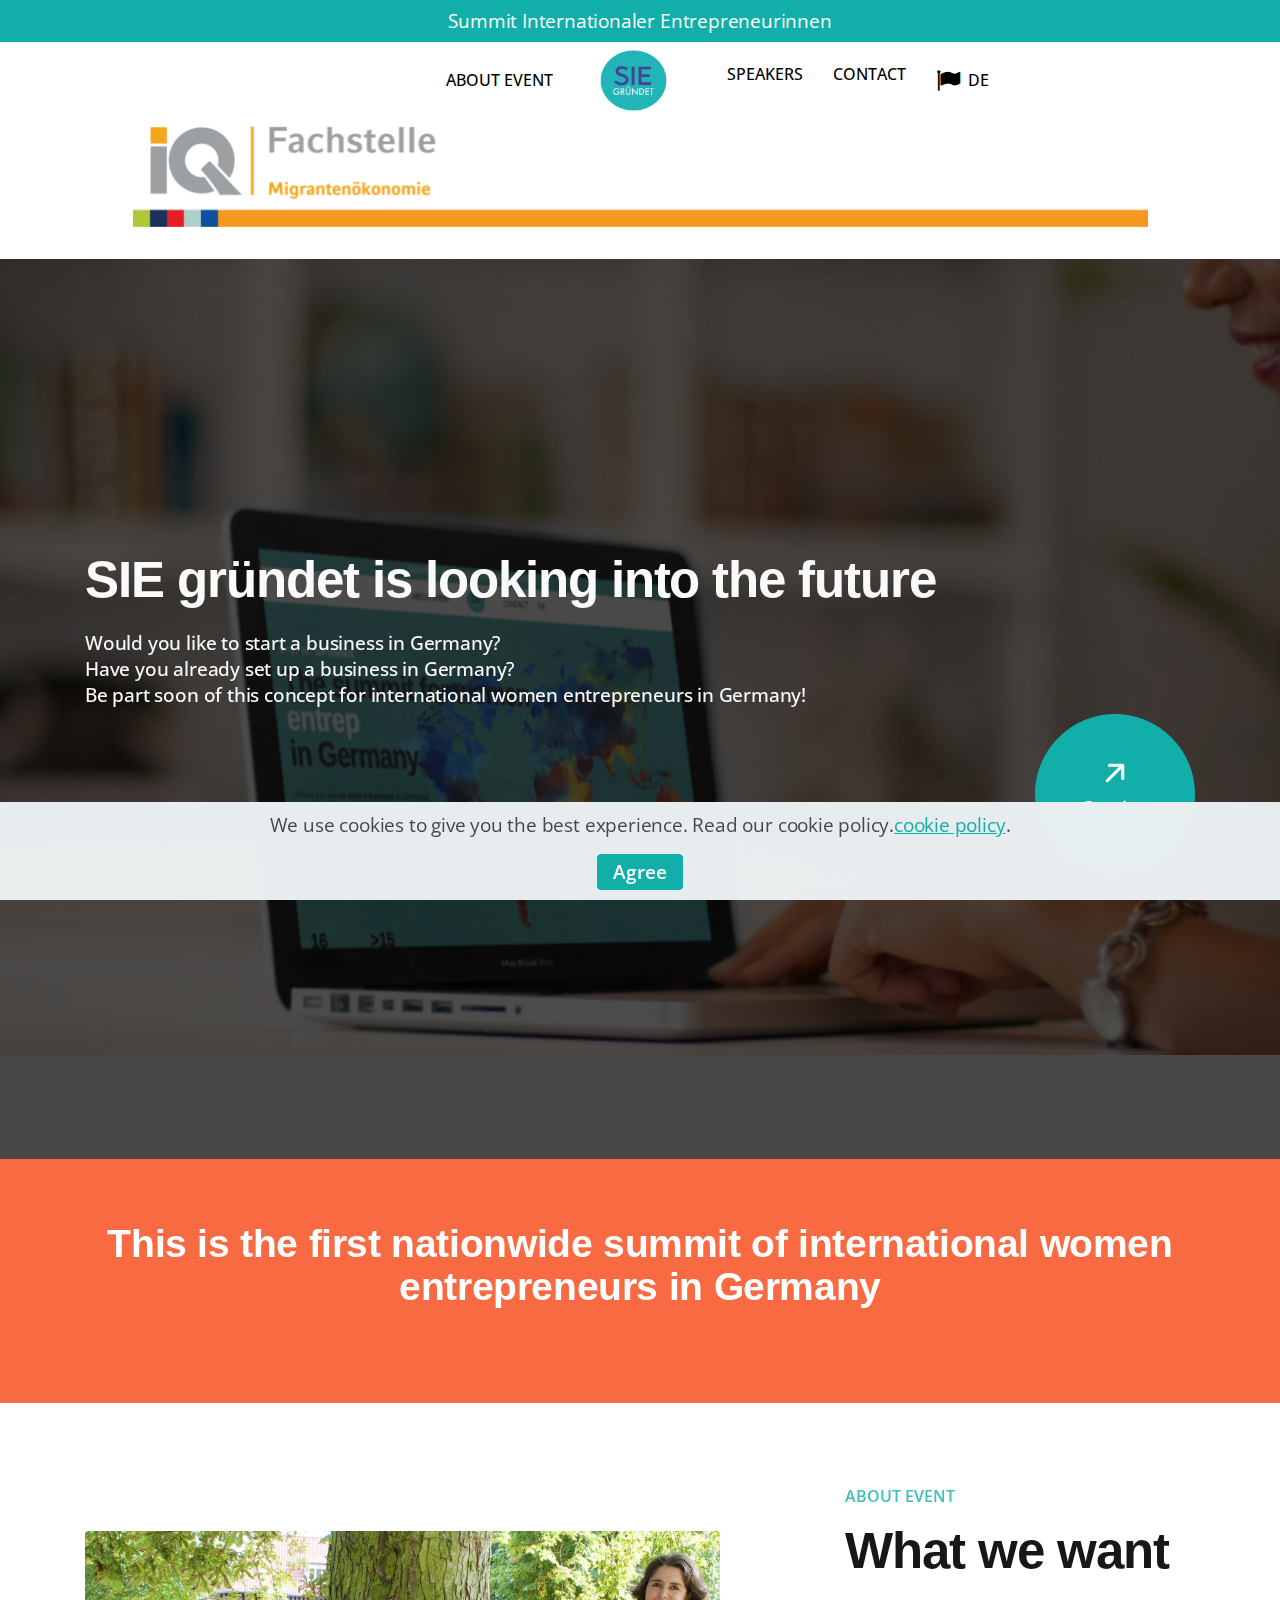
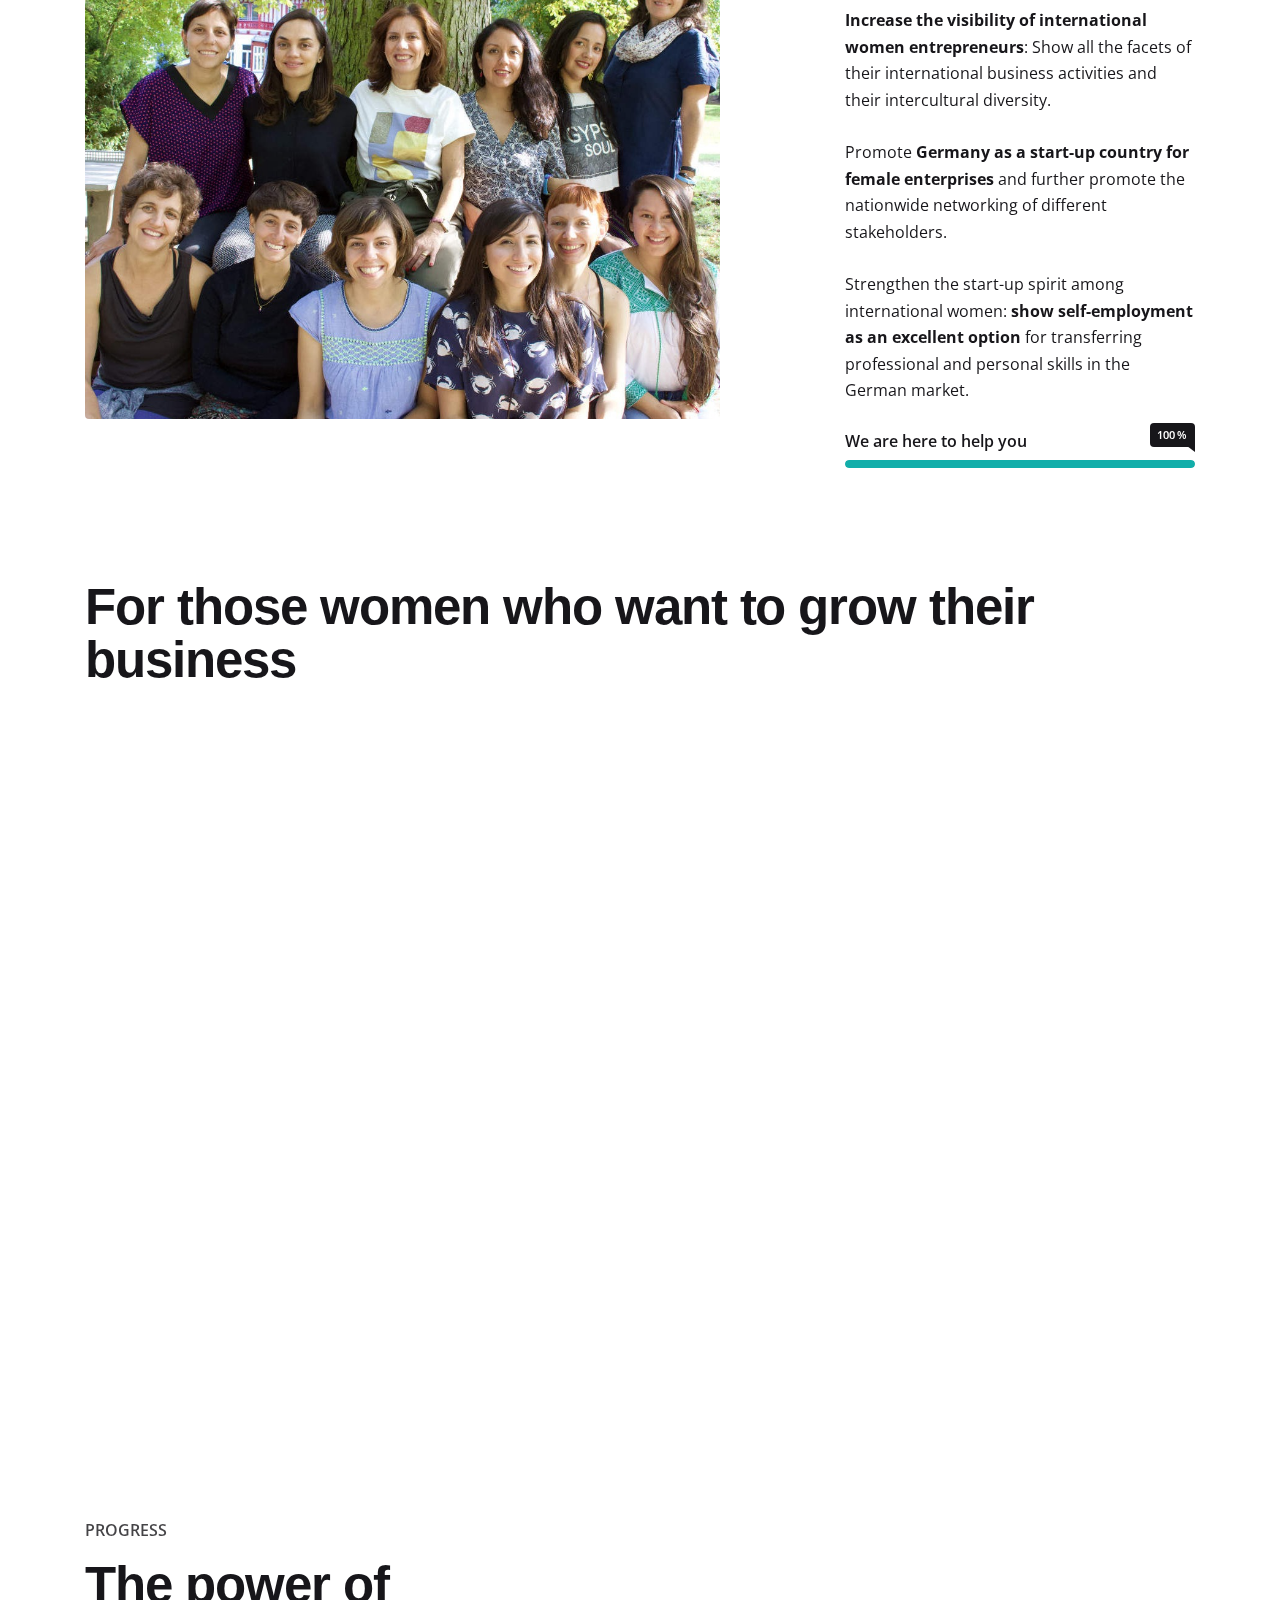
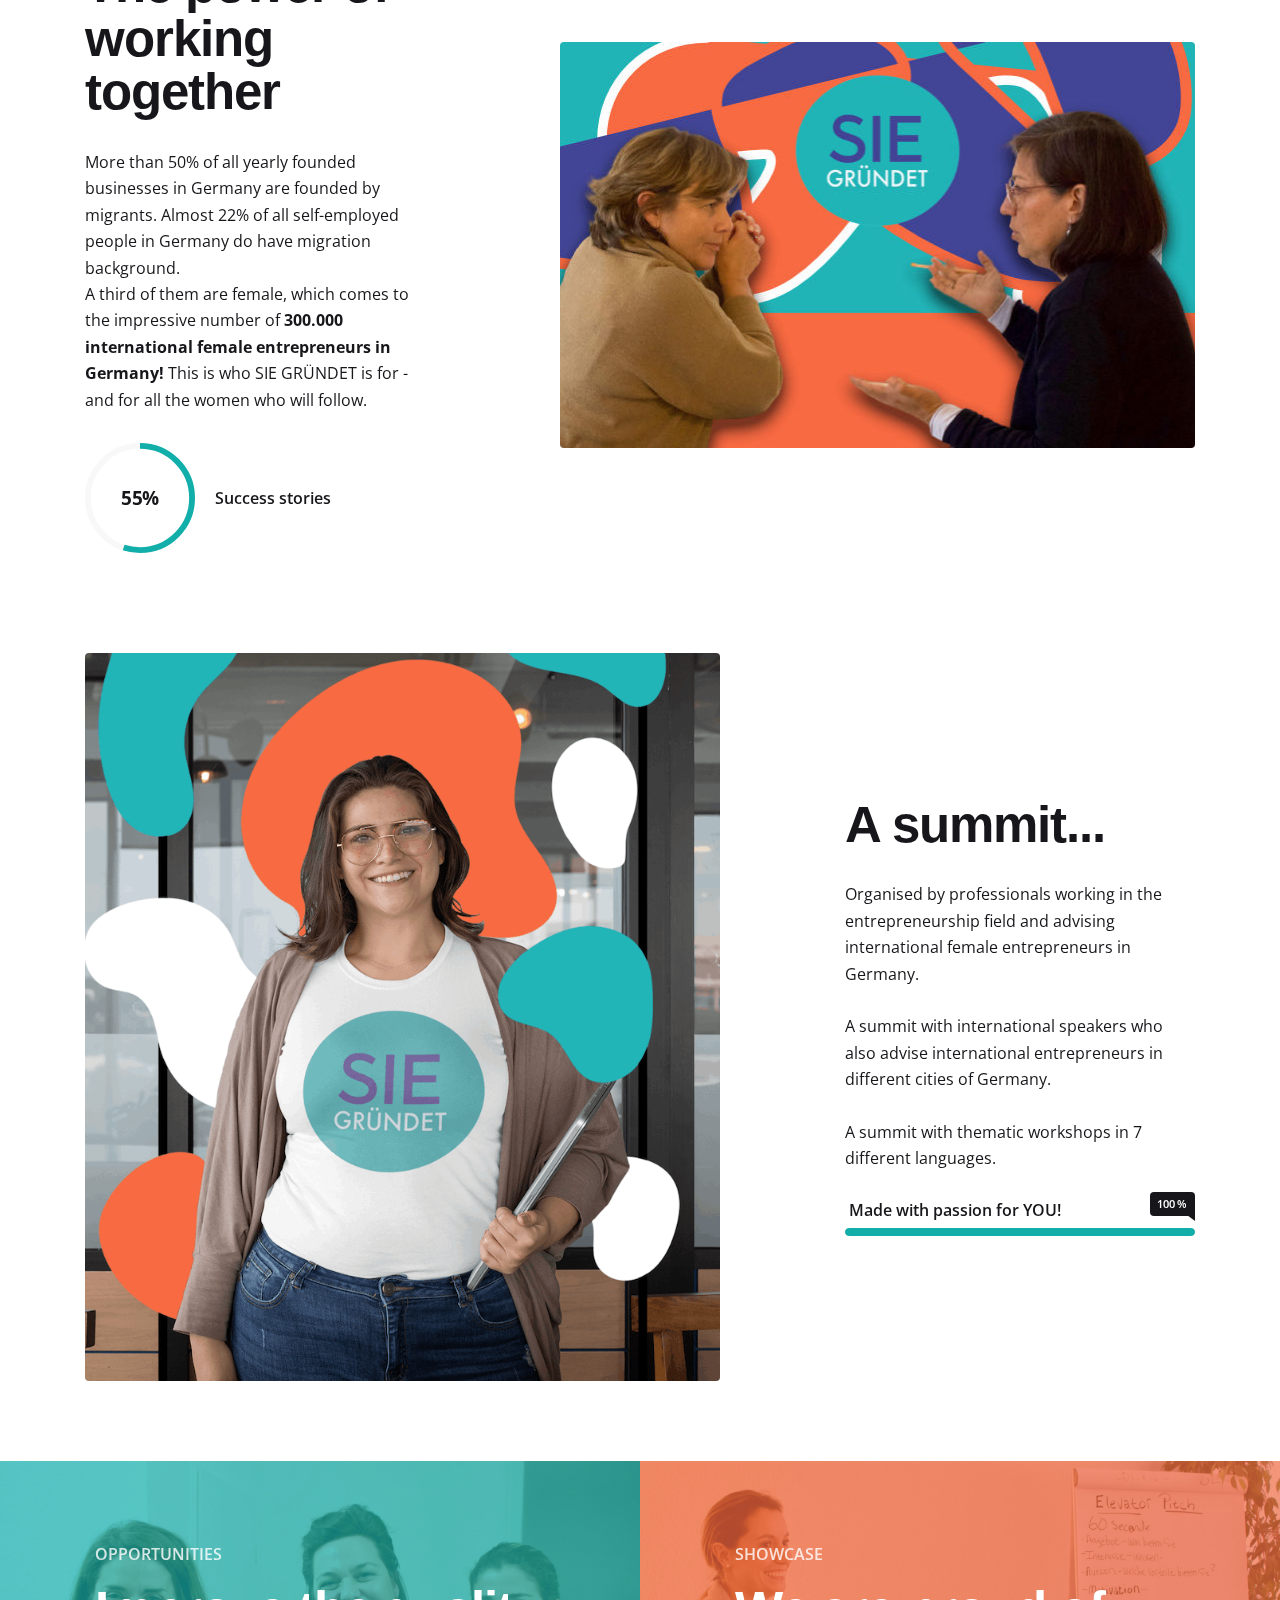
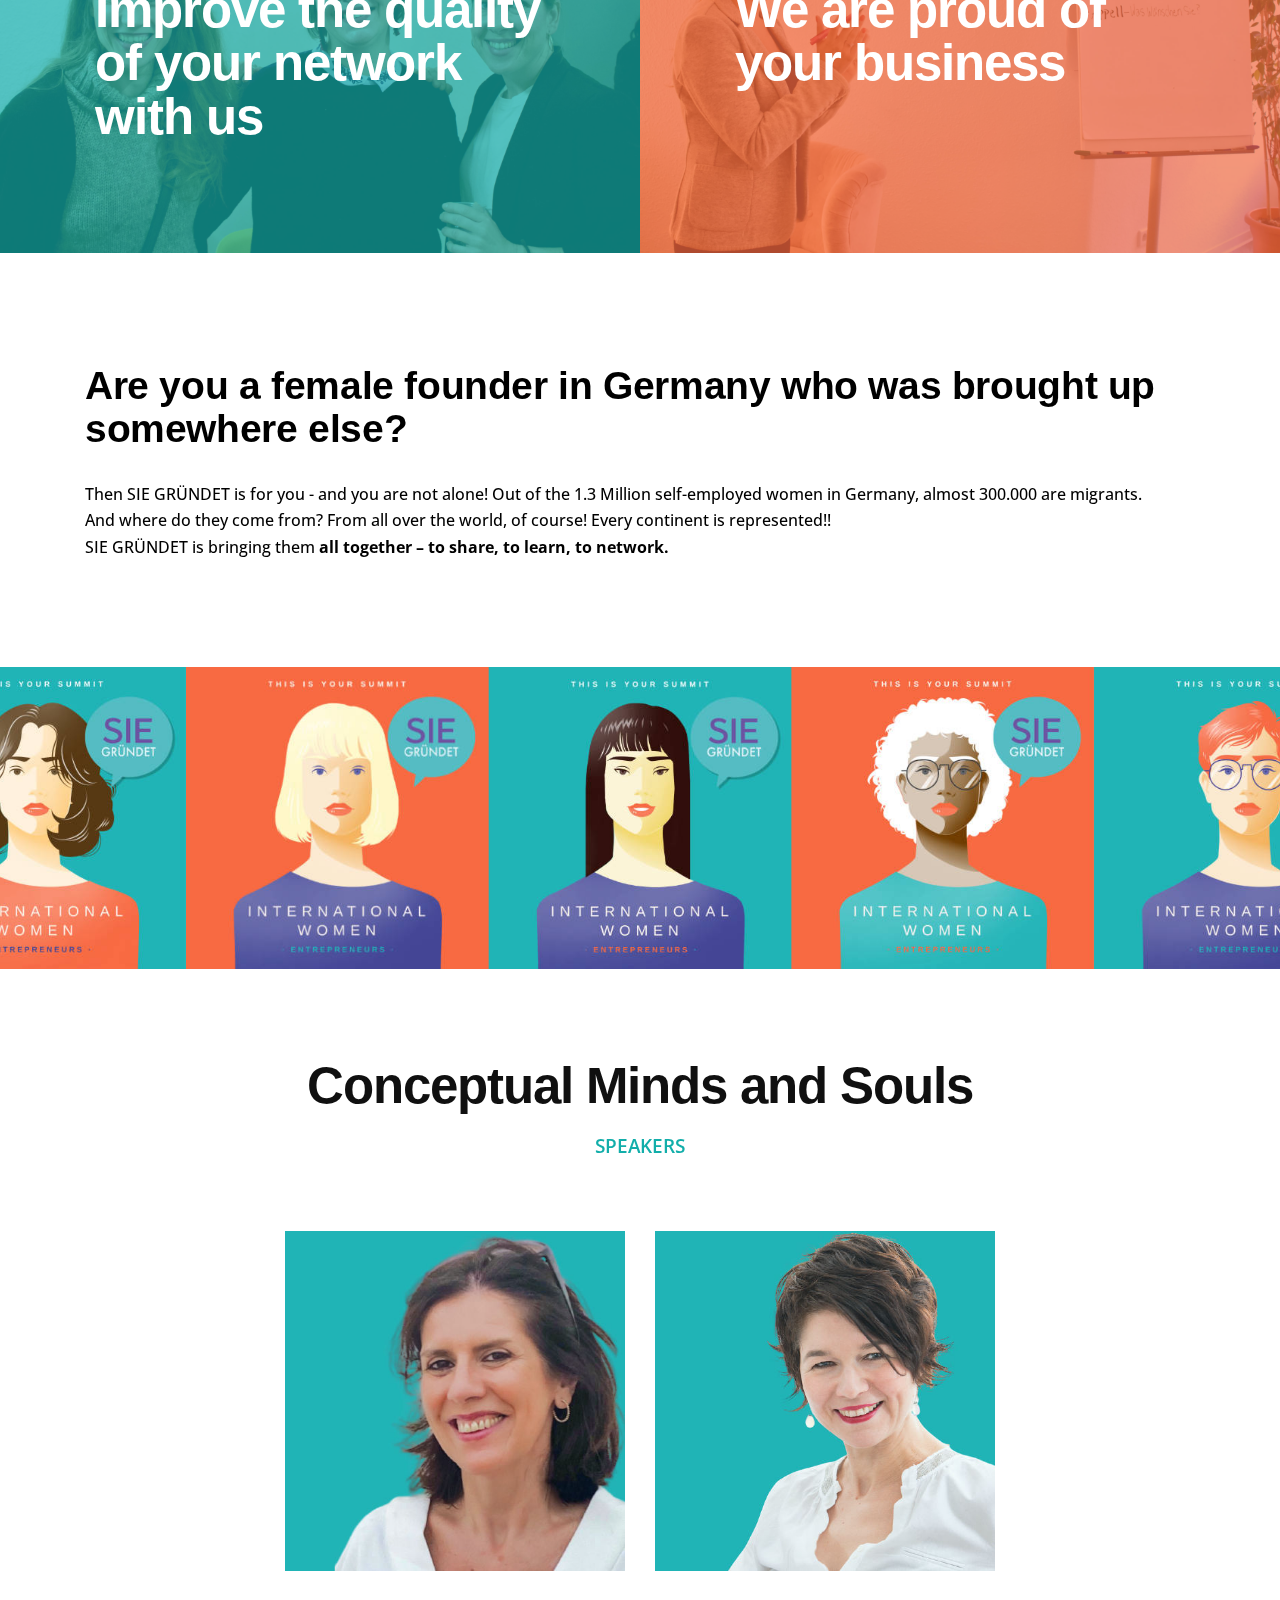
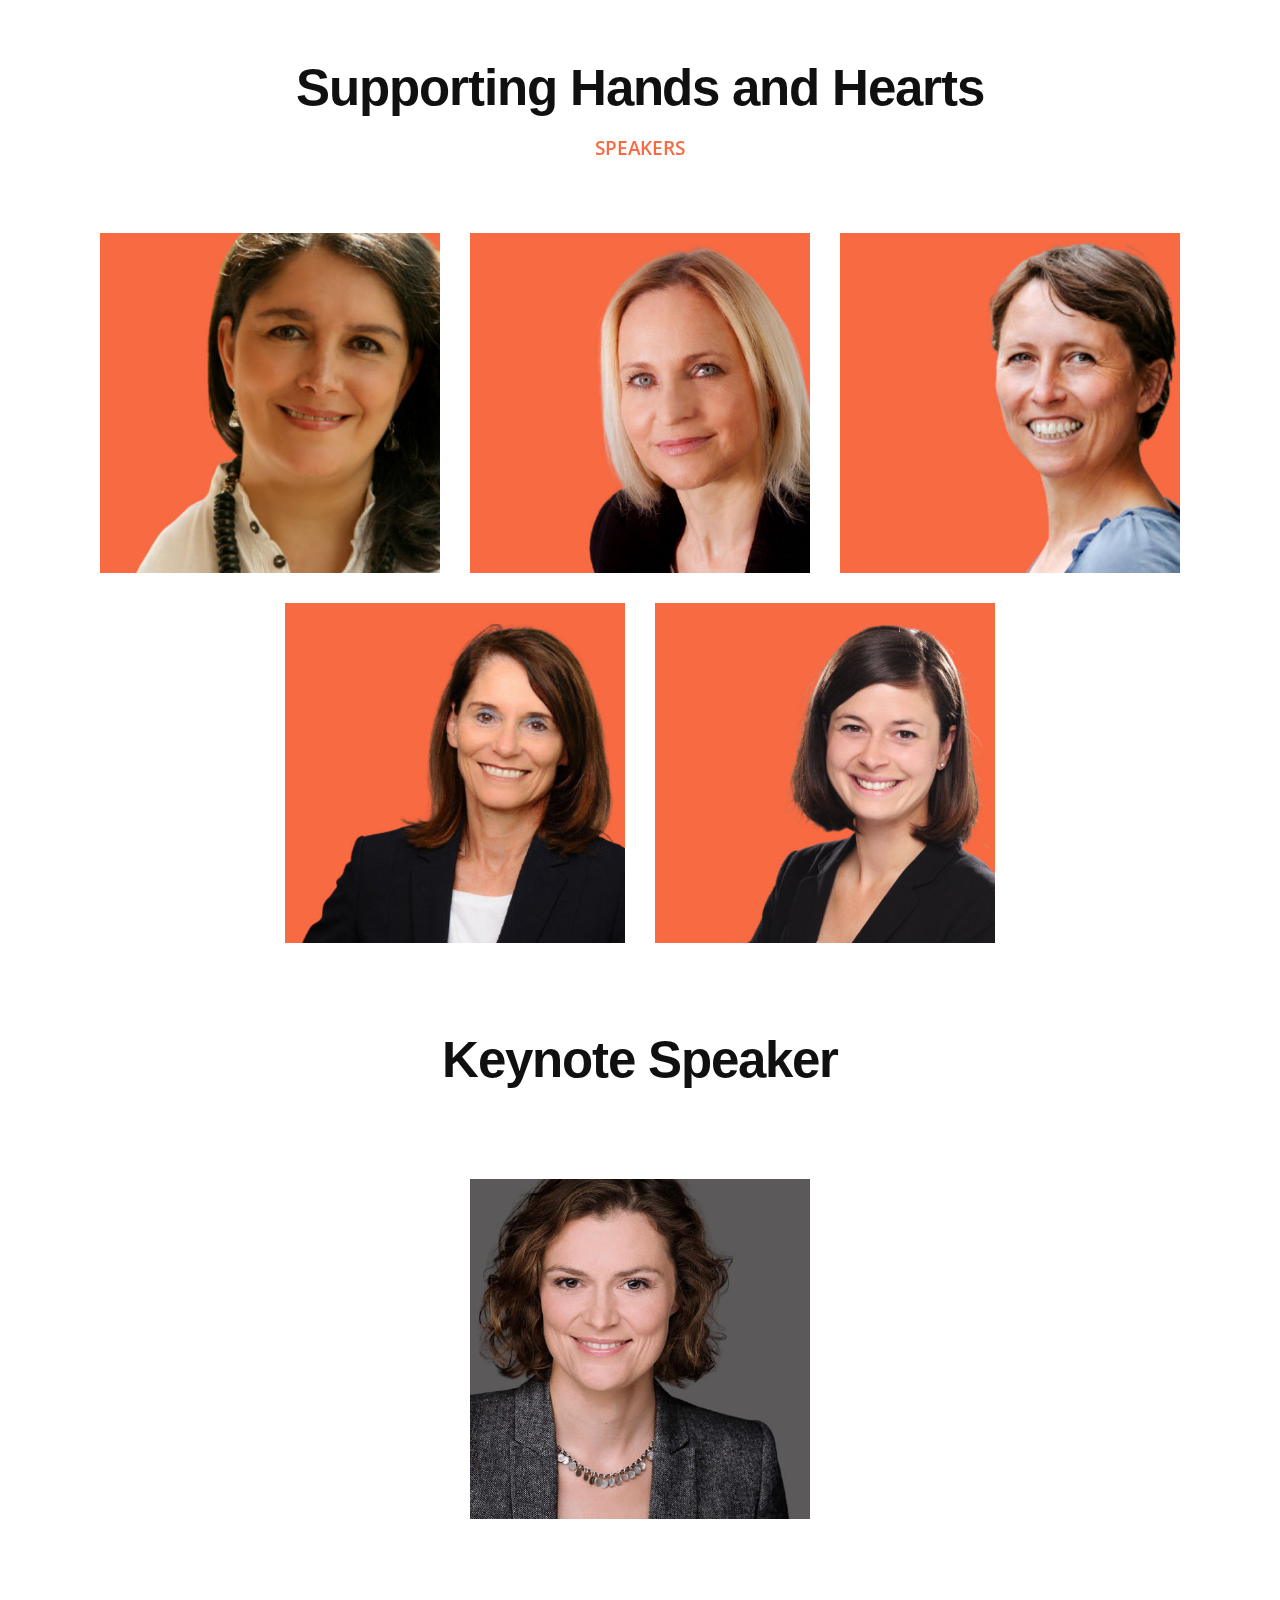
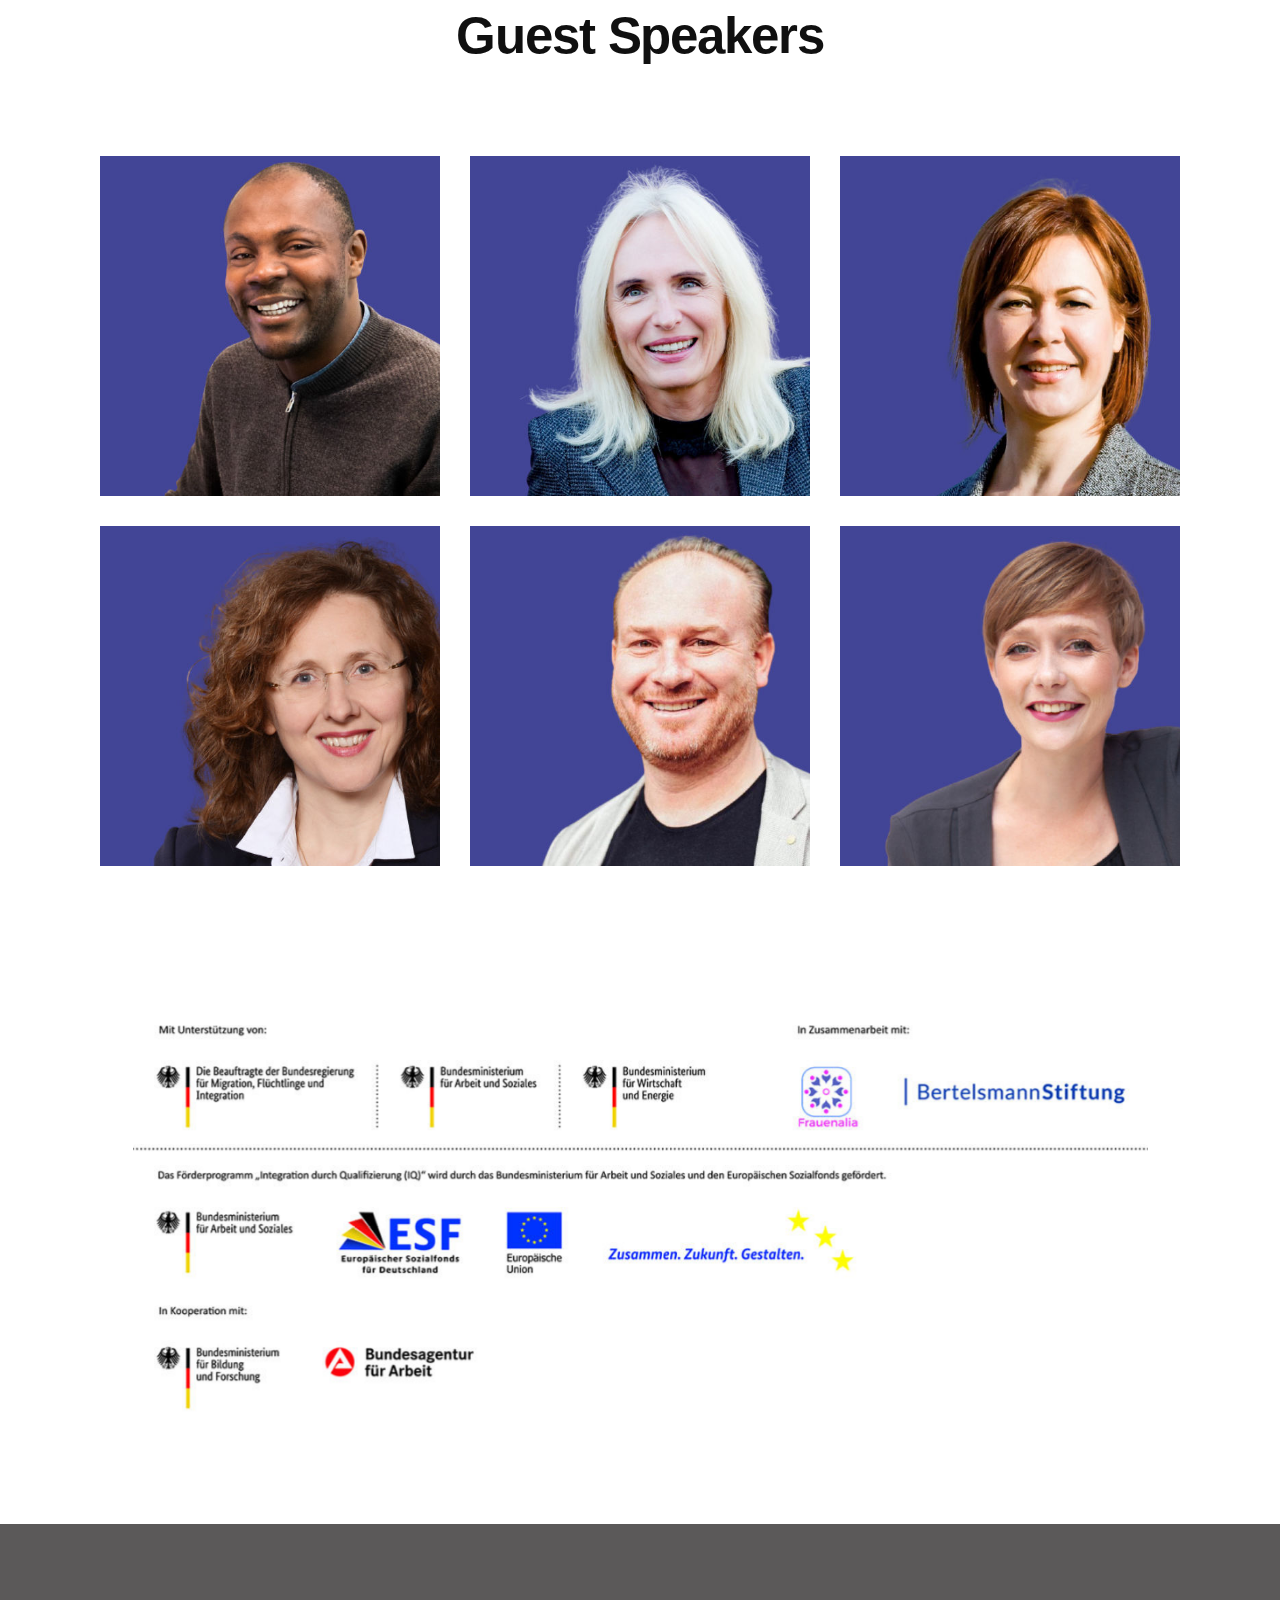
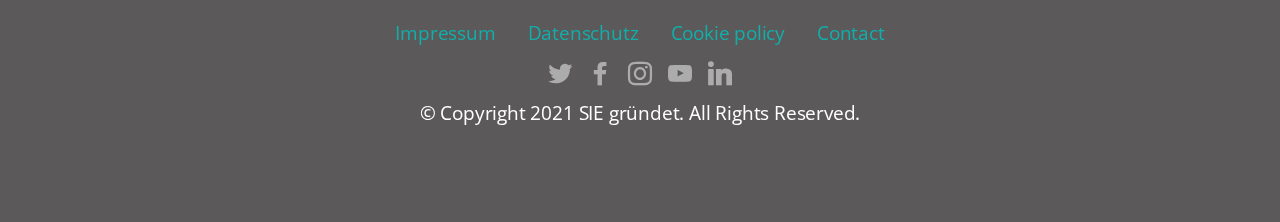
<file: index.html>
<!DOCTYPE html>
<html  lang="en">
<head>
  
  <meta charset="UTF-8">
  <meta http-equiv="X-UA-Compatible" content="IE=edge">
  
  <meta name="twitter:card" content="summary_large_image"/>
  <meta name="twitter:image:src" content="assets/images/index-meta.png">
  <meta property="og:image" content="assets/images/index-meta.png">
  <meta name="twitter:title" content="Home">
  <meta name="viewport" content="width=device-width, initial-scale=1, minimum-scale=1">
  <link rel="shortcut icon" href="assets/images/save-the-date-104x95.png" type="image/x-icon">
  <meta name="description" content="Sie Gründet is the first nationwide summit of international women entrepreneurs in Germany.
">
  
  
  <title>Home</title>
  <link rel="stylesheet" href="assets/FontAwesome/css/font-awesome.css">
  <link rel="stylesheet" href="assets/web/assets/mobirise-icons2/mobirise2.css">
  <link rel="stylesheet" href="assets/Material-Design-Icons/css/material.css">
  <link rel="stylesheet" href="assets/linecons/style.css">
  <link rel="stylesheet" href="assets/tether/tether.min.css">
  <link rel="stylesheet" href="assets/bootstrap/css/bootstrap.min.css">
  <link rel="stylesheet" href="assets/bootstrap/css/bootstrap-grid.min.css">
  <link rel="stylesheet" href="assets/bootstrap/css/bootstrap-reboot.min.css">
  <link rel="stylesheet" href="assets/web/assets/gdpr-plugin/gdpr-styles.css">
  <link rel="stylesheet" href="assets/dropdown/css/style.css">
  <link rel="stylesheet" href="assets/as-pie-progress/css/progress.min.css">
  <link rel="stylesheet" href="assets/socicon/css/styles.css">
  <link rel="stylesheet" href="assets/theme/css/style.css">
  <link rel="preload" href="https://fonts.googleapis.com/css?family=Arimo:400,500,600,700,400i,500i,600i,700i&display=swap" as="style" onload="this.onload=null;this.rel='stylesheet'">
  <noscript><link rel="stylesheet" href="https://fonts.googleapis.com/css?family=Arimo:400,500,600,700,400i,500i,600i,700i&display=swap"></noscript>
  <link rel="preload" href="https://fonts.googleapis.com/css?family=Open+Sans:300,300i,400,400i,600,600i,700,700i,800,800i&display=swap" as="style" onload="this.onload=null;this.rel='stylesheet'">
  <noscript><link rel="stylesheet" href="https://fonts.googleapis.com/css?family=Open+Sans:300,300i,400,400i,600,600i,700,700i,800,800i&display=swap"></noscript>
  <link rel="preload" as="style" href="assets/mobirise/css/mbr-additional.css"><link rel="stylesheet" href="assets/mobirise/css/mbr-additional.css" type="text/css">
  
  
  
  
</head>
<body>

<!-- Analytics -->
<!-- Global site tag (gtag.js) - Google Analytics -->
<script async src="https://www.googletagmanager.com/gtag/js?id=G-EM6WT77K1R"></script>
<script>
  window.dataLayer = window.dataLayer || [];
  function gtag(){dataLayer.push(arguments);}
  gtag('js', new Date());

  gtag('config', 'G-EM6WT77K1R');
</script>
<!-- /Analytics -->


  
  <section class="menu popup-btn-cards menu03 photom4_menu03 cid-sAReU8AZbi" once="menu" id="menu03-1i">

    


    <nav class="navbar navbar-dropdown navbar-fixed-top navbar-expand-lg">
        <div class="mbr-overlay" style="opacity: 1;"></div>

        <a class="full-link">
            </a><div class="menu-top card-wrapper mbr-fonts-style mbr-white display-7"><a class="full-link" href="{{linkValue}}"></a><a href="index.html" class="text-white">Summit Internationaler Entrepreneurinnen</a></div>
        
        <div class="collapse navbar-collapse" id="navbarSupportedContent">

            <div class="left-menu">
                <ul class="navbar-nav nav-dropdown" data-app-modern-menu="true"><li class="nav-item">
                        <a class="nav-link link text-black text-primary display-4" href="index.html#content5-d">
                            ABOUT EVENT</a>
                    </li></ul>
            </div>

            <div class="brand-container">
                <div class="navbar-brand">
                    <span class="navbar-logo">
                        <a href="index.html">
                            <img src="assets/images/save-the-date-104x95.png" alt="Sie grundet" style="height: 3.8rem;">
                        </a>
                    </span>
                    
                </div>
            </div>

            <div class="right-menu">
                <ul class="navbar-nav nav-dropdown" data-app-modern-menu="true"><li class="nav-item">
                        <a class="nav-link link text-black text-primary display-4" href="index.html#team2-2s">SPEAKERS</a>
                    </li><li class="nav-item"><a class="nav-link link text-black text-primary display-4" href="mailto:info@sie-gruendet.de">
                            CONTACT</a></li>
                    <li class="nav-item">
                        <a class="nav-link link text-black text-primary display-4" href="https://www.sie-gruendet.de/de"><span class="fa fa-flag mbr-iconfont mbr-iconfont-btn"></span>DE</a>
                    </li></ul>
            </div>
        </div>

        <button class="navbar-toggler" type="button" data-toggle="collapse" data-target="#navbarSupportedContent" aria-controls="navbarNavAltMarkup" aria-expanded="false" aria-label="Toggle navigation">
            <div class="hamburger">
                <span></span>
                <span></span>
                <span></span>
                <span></span>
            </div>
        </button>
    </nav>
</section>

<section class="slider3 cid-sBODXj4eA3" id="slider3-2e">
    


    <div class="container">
        
        <div class="row justify-content-center">
            <div class="col-12 col-md-11">
                <div class="carousel slide" id="thpVFibmvz" data-interval="NaN">
               
                    <div class="carousel-inner">
                        <div class="carousel-item slider-image item active">
                            <div class="item-wrapper">
                                <img class="d-block w-100" src="assets/images/iq-header11-1017x115.png">
                                
                            </div>
                        </div>
                        
                        
                    </div>
                    
                    <a class="carousel-control carousel-control-next" role="button" data-slide="next" href="#thpVFibmvz">
                       
                        <span class="sr-only">Next</span>
                    </a>
                </div>
            </div>
        </div>
    </div>
</section>

<section class="header1 cid-te13dW86G9 mbr-fullscreen mbr-parallax-background" id="header1-3h">

    

    <div class="mbr-overlay" style="opacity: 0.7; background-color: rgb(0, 0, 0);">
    </div>

    <div class="container">
        <h1 class="mbr-card-title mbr-fonts-style mb-md-4 display-2"><strong>
            SIE gründet is looking into the future</strong></h1>
        <h2 class="mbr-text mbr-fonts-style display-7">Would you like to start a business in Germany?<div>Have you already set up a business in Germany?</div><div>Be part soon of this concept for international women entrepreneurs in Germany!</div></h2>
        
        <div class="mbr-section-btn icon-wrap"><a href="#" class="btn btn-primary card-btn column display-7">
                <svg xmlns="http://www.w3.org/2000/svg" width="50" height="50" fill="currentColor" class="bi bi-arrow-down-short rotate" viewBox="0 0 16 16">
                    <path fill-rule="evenodd" d="M8 4a.5.5 0 0 1 .5.5v5.793l2.146-2.147a.5.5 0 0 1 .708.708l-3 3a.5.5 0 0 1-.708 0l-3-3a.5.5 0 1 1 .708-.708L7.5 10.293V4.5A.5.5 0 0 1 8 4z"></path>
                </svg>Coming SOON</a></div>
    </div>
</section>

<section class="callToAction1 conferencem4_callToAction1 cid-sEDRihUfUD" id="callToAction1-2z">

	

	

	<div class="container">
		<div class="row">
			<div class="content__block text-white col-md-12">
				<h2 class="mbr-section-title mbr-bold mbr-fonts-style display-5">This is the first nationwide summit of international women entrepreneurs in Germany</h2>
				
			</div>
			
		</div>
	</div>
</section>

<section class="content5 conferencem4_content5 cid-sAv7S3xt1D" id="content5-d">

	

	

	<div class="container">
		<div class="row align-items-center justify-content-center">
			<div class="col-lg-7 col-md-9">
				<div class="image">
					<img src="assets/images/sie-grundet-lab-1-1200x800.jpeg" alt="Sie Gründet" title="">
				</div>
			</div>
			<div class="col-lg-1 d-none d-lg-block"></div>
			<div class="col-lg-4">
				<h3 class="mbr-section-subtitle mbr-semibold mbr-fonts-style display-4">ABOUT EVENT</h3>
				<h2 class="mbr-section-title mbr-bold mbr-fonts-style display-2">What we want</h2>
				<p class="mbr-text mbr-fonts-style display-4"><strong>Increase the visibility of international women entrepreneurs</strong>: Show all the facets of their international business activities and their intercultural diversity.<br><br>Promote <strong>Germany as a start-up country for female enterprises</strong> and further promote the nationwide networking of different stakeholders.<br><br>Strengthen the start-up spirit among international women: <strong>show self-employment as an excellent option</strong> for transferring professional and personal skills in the German market.<br></p>
				
				<div class="progress_elements">
					<div class="progress1">
						<div class="title-wrap">
							<div class="progressbar-title mbr-fonts-style display-4">
								<p>
									We are here to help you</p>
							</div>
							<div class="progress_value mbr-fonts-style display-4">
								<div class="progressbar-number"></div>
								<span>%</span>
							</div>
						</div>
						<progress class="progress progress-primary" max="100" value="100">
						</progress>
					</div>
				</div>
			</div>
		</div>
	</div>
</section>

<section class="content1 conferencem4_content1 cid-sAv7TAenTq" id="content1-e">

	

	

	<div class="container">
		<div class="row">
			<div class="col-sm-12 content__block mb-3">
				<h2 class="mbr-section-title mbr-bold mbr-fonts-style display-2">For those women who want to grow their business</h2>
				
			</div>
			
			<div class="col-sm-12">
				
			</div>
		</div>
	</div>
</section>

<section class="video2 cid-sBLmSv9TzF" id="video2-2d">
    
    
    <div class="container">
        
        <div class="row justify-content-center mt-4">
            <div class="col-12 col-md-12 video-block">
                <div class="video-wrapper"><iframe class="mbr-embedded-video" src="https://www.youtube.com/embed/-buetprKb44?rel=0&amp;amp;mute=1&amp;showinfo=0&amp;autoplay=1&amp;loop=1&amp;playlist=-buetprKb44" width="1280" height="720" frameborder="0" allowfullscreen></iframe></div>
                
            </div>
        </div>
    </div>
</section>

<section class="content6 conferencem4_content6 cid-sAGNjtscwG" id="content6-s">

    

    

    <div class="container">
        <div class="row align-items-center justify-content-center flex-row-reverse">
            <div class="col-lg-7 col-md-9">
                <div class="image">
                    <img src="assets/images/sie-gruendet-web-2-women-636x406.jpg" alt="Sie gründet" title="">
                </div>
            </div>
            <div class="col-lg-1 d-none d-lg-block"></div>
            <div class="col-lg-4">
                <h3 class="mbr-section-subtitle mbr-semibold mbr-fonts-style display-4">PROGRESS</h3>
                <h2 class="mbr-section-title mbr-bold mbr-fonts-style display-2">The power of working together</h2>
                <p class="mbr-text mbr-fonts-style display-4">More than 50% of all yearly founded businesses in Germany are founded by migrants. Almost 22% of all self-employed people in Germany do have migration background.
<br>A third of them are female, which comes to the impressive number of <strong>300.000 international female entrepreneurs in Germany! </strong>This is who SIE GRÜNDET is for - and for all the women who will follow.<br></p>
                
                <div class="card__block">
                    <div class="wrap">
                        <div class="pie_progress progress1" role="progressbar" data-goal="75">
                            <p class="pie_progress__number mbr-bold mbr-fonts-style display-7">75%</p>
                        </div>
                    </div>
                    <h4 class="card-title mbr-semibold mbr-fonts-style display-4">Success stories</h4>
                </div>
            </div>
        </div>
    </div>
</section>

<section class="content5 conferencem4_content5 cid-sEt7hDRtYm" id="content5-2l">

	

	

	<div class="container">
		<div class="row align-items-center justify-content-center">
			<div class="col-lg-7 col-md-9">
				<div class="image">
					<img src="assets/images/mockup-of-a-woman-wearing-a-plus-size-tee-at-her-office-30896-3-800x1216.png" alt="SIE gruendet" title="">
				</div>
			</div>
			<div class="col-lg-1 d-none d-lg-block"></div>
			<div class="col-lg-4">
				
				<h2 class="mbr-section-title mbr-bold mbr-fonts-style display-2">A summit...</h2>
				<p class="mbr-text mbr-fonts-style display-4">Organised by professionals working in the entrepreneurship field and advising international female entrepreneurs in Germany.<br>
<br>A summit with international speakers who also advise international entrepreneurs in different cities of Germany.<br>
<br>A summit with thematic workshops in 7 different languages.<br></p>
				
				<div class="progress_elements">
					<div class="progress1">
						<div class="title-wrap">
							<div class="progressbar-title mbr-fonts-style display-4">
								<p>&nbsp;Made with passion for YOU!&nbsp;<br></p>
							</div>
							<div class="progress_value mbr-fonts-style display-4">
								<div class="progressbar-number"></div>
								<span>%</span>
							</div>
						</div>
						<progress class="progress progress-primary" max="100" value="100">
						</progress>
					</div>
				</div>
			</div>
		</div>
	</div>
</section>

<section class="features9 conferencem4_features9 cid-sAv80Iczvk" id="features9-f">

    

    <div class="container-fluid">
        <div class="row">
            <div class="col-lg-6 wrap_left text-white">
                <div class="block__left">
                    <div class="mbr-overlay"></div>
                    <div class="left__image"></div>
                    <div class="title__block">
                        <h3 class="mbr-section-subtitle mbr-semibold mbr-fonts-style display-4">OPPORTUNITIES</h3>
                        <h2 class="mbr-section-title mbr-bold mbr-fonts-style display-2">Improve the quality of your network with us</h2>
                        

                        
                    </div>
                </div>
            </div>
            <div class="col-lg-6 wrap_right text-white">
                <div class="block__right">
                    <div class="mbr-overlay"></div>
                    <div class="right__image"></div>
                    <div class="title__block">
                        <h3 class="mbr-section-subtitle mbr-semibold mbr-fonts-style display-4">SHOWCASE</h3>
                        <h2 class="mbr-section-title mbr-bold mbr-fonts-style display-2">We are proud of your business&nbsp;</h2>
                        

                        
                    </div>
                </div>
            </div>
        </div>
    </div>
</section>

<section class="callToAction1 conferencem4_callToAction1 cid-sFO6adxCgG" id="callToAction1-38">

	

	

	<div class="container">
		<div class="row">
			<div class="content__block text-white col-md-12">
				<h2 class="mbr-section-title mbr-bold mbr-fonts-style display-5">Are you a female founder in Germany who was brought up somewhere else?</h2>
				<p class="mbr-text mbr-medium mbr-fonts-style display-4">Then SIE GRÜNDET is for you - and you are not alone! Out of the 1.3 Million self-employed women in Germany, almost 300.000 are migrants. 
<br>And where do they come from? From all over the world, of course! Every continent is represented!!<br>SIE GRÜNDET is bringing them <strong>all together – to share, to learn, to network. 
</strong><br><br></p>
			</div>
			
		</div>
	</div>
</section>

<section class="callToAction1 conferencem4_callToAction1 cid-sFNSqF1odq" id="callToAction1-35">

	

	<div class="mbr-overlay" style="opacity: 0; background-color: rgb(255, 255, 255);">
	</div>

	<div class="container">
		<div class="row">
			<div class="content__block text-white col-md-12">
				<h2 class="mbr-section-title mbr-bold mbr-fonts-style display-5"></h2>
				<p class="mbr-text mbr-medium mbr-fonts-style display-4"></p>
			</div>
			
		</div>
	</div>
</section>

<section class="team2 studiom4_team2 cid-sEyWGueetw" id="team2-2s">

    

    
    <div class="container">
        <div class="media-container-row">
            <div class="title col-12 align-center">
                <h2 class="mbr-bold mbr-fonts-style mbr-section-title align-center display-2">Conceptual Minds and Souls</h2>
                <h3 class="mbr-section-subtitle mbr-semibold pb-3 mbr-fonts-style display-7">SPEAKERS</h3>
            </div>
        </div>
    </div>

    <div class="container">
        <div class="media-container-row row">
            <div class="mbr-testimonial align-center col-12 col-md-6 col-lg-4">
                <div class="panel-item">
                    <div class="card-block">
                        <div class="testimonial-photo">
                            <img src="assets/images/begona-de-la-marta-500x500.jpg" alt="Begoña de la Marta">
                        </div>
                    </div>
                    <div class="card-footer">
                        <div class="mbr-author-name mbr-semibold mbr-fonts-style display-5">Begoña de la Marta</div>
                        <div class="mbr-author-desc mbr-regular mbr-fonts-style display-7">Gründerin und Projektleiterin, Frauenalia gUG</div>
                        <div class="social-list">
                            <a href="https://www.linkedin.com/in/bego%C3%B1a-de-la-marta-a4b14692/">
                                <span class="icon mbr-iconfont mbr-iconfont-social socicon-linkedin socicon"></span>
                            </a>
                            <a href="https://youtu.be/7lWtgaKxtGI">
                                <span class="icon mbr-iconfont mbr-iconfont-social socicon-youtube socicon"></span>
                            </a>
                            <a href="http://www.frauenalia.com">
                                <span class="icon mbr-iconfont mbr-iconfont-social mdi-action-language"></span>
                            </a>
                        </div>
                    </div>
                </div>
            </div>

            <div class="mbr-testimonial align-center col-12 col-md-6 col-lg-4">
                <div class="panel-item">
                    <div class="card-block">
                        <div class="testimonial-photo">
                            <img src="assets/images/nadine-foerster-500x500.jpg" alt="Nadine Foerster">
                        </div>
                    </div>
                    <div class="card-footer">
                        <div class="mbr-author-name mbr-semibold mbr-fonts-style display-5">Nadine Foerster</div>
                        <div class="mbr-author-desc mbr-regular mbr-fonts-style display-7">Chair of IQ Information centre on migrant entrepreneurship, Facilitator, Group dynamic trainer, Coach</div>
                        <div class="social-list">
                            <a href="https://www.linkedin.com/in/nadine-foerster-ffm-meerglas/" target="_blank">
                                <span class="icon mbr-iconfont mbr-iconfont-social socicon-linkedin socicon"></span>
                            </a>
                            <a href="https://youtu.be/k-xjUTvzzpg">
                                <span class="icon mbr-iconfont mbr-iconfont-social socicon-youtube socicon"></span>
                            </a>
                            <a href="https://www.netzwerk-iq.de/foerderprogramm-iq/fachstellen/fachstelle-migrantenoekonomie" target="_blank">
                                <span class="icon mbr-iconfont mbr-iconfont-social mdi-action-language"></span>
                            </a>
                        </div>
                    </div>
                </div>
            </div>

            

            
        </div>
    </div>
</section>

<section class="team2 studiom4_team2 cid-sEyYtZJPzV" id="team2-2t">

    

    
    <div class="container">
        <div class="media-container-row">
            <div class="title col-12 align-center">
                <h2 class="mbr-bold mbr-fonts-style mbr-section-title align-center display-2">Supporting Hands and Hearts</h2>
                <h3 class="mbr-section-subtitle mbr-semibold pb-3 mbr-fonts-style display-7">SPEAKERS</h3>
            </div>
        </div>
    </div>

    <div class="container">
        <div class="media-container-row row">
            <div class="mbr-testimonial align-center col-12 col-md-6 col-lg-4">
                <div class="panel-item">
                    <div class="card-block">
                        <div class="testimonial-photo">
                            <img src="assets/images/claudia-zuletal2-500x500.jpg" alt="Claudia Zuleta">
                        </div>
                    </div>
                    <div class="card-footer">
                        <div class="mbr-author-name mbr-semibold mbr-fonts-style display-5">Dr. Claudia Zuleta</div>
                        <div class="mbr-author-desc mbr-regular mbr-fonts-style display-7">Coach, generative Facilitator, Dozentin &amp; Illustrator. Frauenalia gUG</div>
                        <div class="social-list">
                            <a href="https://www.linkedin.com/in/dr-claudia-zuleta-b168a75a/" target="_blank">
                                <span class="icon mbr-iconfont mbr-iconfont-social socicon-linkedin socicon"></span>
                            </a>
                            <a href="https://youtu.be/LL6zzZdECDk">
                                <span class="icon mbr-iconfont mbr-iconfont-social socicon-youtube socicon"></span>
                            </a>
                            <a href="https://www.frauenalia.com">
                                <span class="icon mbr-iconfont mbr-iconfont-social mobi-mbri-globe-2 mobi-mbri"></span>
                            </a>
                        </div>
                    </div>
                </div>
            </div>

            <div class="mbr-testimonial align-center col-12 col-md-6 col-lg-4">
                <div class="panel-item">
                    <div class="card-block">
                        <div class="testimonial-photo">
                            <img src="assets/images/ramona-lange-500x500.jpg" alt="Ramona Lange">
                        </div>
                    </div>
                    <div class="card-footer">
                        <div class="mbr-author-name mbr-semibold mbr-fonts-style display-5">Ramona Lange</div>
                        <div class="mbr-author-desc mbr-regular mbr-fonts-style display-7">Projektleiterin und Beraterin, jumpp - Ihr Sprungbrett in die Selbständigkeit</div>
                        <div class="social-list">
                            <a href="https://www.linkedin.com/in/ramona-lange-0086a187/">
                                <span class="icon mbr-iconfont mbr-iconfont-social socicon-linkedin socicon"></span>
                            </a>
                            <a href="https://youtu.be/Fuv4iPK4Y6A" target="_blank">
                                <span class="icon mbr-iconfont mbr-iconfont-social socicon-youtube socicon"></span>
                            </a>
                            <a href="https://www.jumpp.de/" target="_blank">
                                <span class="icon mbr-iconfont mbr-iconfont-social mdi-action-language"></span>
                            </a>
                        </div>
                    </div>
                </div>
            </div>

            <div class="mbr-testimonial align-center col-12 col-md-6 col-lg-4">
                <div class="panel-item">
                    <div class="card-block">
                        <div class="testimonial-photo">
                            <img src="assets/images/stefanie-kohlmorgen-500x500.jpg" alt="Stefanie Kohlmorgen">
                        </div>
                    </div>
                    <div class="card-footer">
                        <div class="mbr-author-name mbr-semibold mbr-fonts-style display-5">Stefanie Kohlmorgen</div>
                        <div class="mbr-author-desc mbr-regular mbr-fonts-style display-7">Stellvertretende Geschäftsführerin und Beraterin, Frauennetzwerk zur Arbeitssituation eV</div>
                        <div class="social-list">
                            <a href="https://www.linkedin.com/in/stefanie-kohlmorgen-a12338179/?originalSubdomain=de">
                                <span class="icon mbr-iconfont mbr-iconfont-social socicon-linkedin socicon"></span>
                            </a>
                            <a href="https://youtu.be/a4X_T7TCdhk">
                                <span class="icon mbr-iconfont mbr-iconfont-social socicon-youtube socicon"></span>
                            </a>
                            <a href="https://frauennetzwerk-sh.de/" target="_blank">
                                <span class="icon mbr-iconfont mbr-iconfont-social mdi-action-language"></span>
                            </a>
                        </div>
                    </div>
                </div>
            </div>

            
        </div>
    </div>
</section>

<section class="team2 studiom4_team2 cid-sEyZthxCpX" id="team2-2u">

    

    
    <div class="container">
        <div class="media-container-row">
            <div class="title col-12 align-center">
                
                
            </div>
        </div>
    </div>

    <div class="container">
        <div class="media-container-row row">
            <div class="mbr-testimonial align-center col-12 col-md-6 col-lg-4">
                <div class="panel-item">
                    <div class="card-block">
                        <div class="testimonial-photo">
                            <img src="assets/images/stefanie-valcic-500x500.jpg" alt="Stefanie Valcic Manstein">
                        </div>
                    </div>
                    <div class="card-footer">
                        <div class="mbr-author-name mbr-semibold mbr-fonts-style display-5">Stefanie Valcic·Manstein</div>
                        <div class="mbr-author-desc mbr-regular mbr-fonts-style display-7">Projektleiterin und Gründungsberaterin, FITT – Institut für Technologietransfer an der Hochschule für Technik und Wirtschaft des Saarlandes gGmbH</div>
                        <div class="social-list">
                            <a href="https://www.linkedin.com/in/stefanie-valcic-manstein-a138b693/">
                                <span class="icon mbr-iconfont mbr-iconfont-social socicon-linkedin socicon"></span>
                            </a>
                            <a href="https://fitt.de/">
                                <span class="icon mbr-iconfont mbr-iconfont-social mdi-action-language"></span>
                            </a>
                            <a href="https://youtu.be/O1HBxXxtfjM" target="_blank">
                                <span class="icon mbr-iconfont mbr-iconfont-social socicon-youtube socicon"></span>
                            </a>
                        </div>
                    </div>
                </div>
            </div>

            <div class="mbr-testimonial align-center col-12 col-md-6 col-lg-4">
                <div class="panel-item">
                    <div class="card-block">
                        <div class="testimonial-photo">
                            <img src="assets/images/babakussera-500x500.jpg" alt="Sera Babakus">
                        </div>
                    </div>
                    <div class="card-footer">
                        <div class="mbr-author-name mbr-semibold mbr-fonts-style display-5">Sera Babakus</div>
                        <div class="mbr-author-desc mbr-regular mbr-fonts-style display-7">Existenzgründungsmentorin - FITT – Institut für Technologietransfer an der Hochschule für Technik und Wirtschaft des Saarlandes gGmbH</div>
                        <div class="social-list">
                            <a href="https://www.linkedin.com/in/sera-babakus-8a5076106/">
                                <span class="icon mbr-iconfont mbr-iconfont-social socicon-linkedin socicon"></span>
                            </a>
                            <a href="https://fitt.de/">
                                <span class="icon mbr-iconfont mbr-iconfont-social mdi-action-language"></span>
                            </a>
                            <a href="https://youtu.be/QGrcateDNm4" target="_blank">
                                <span class="icon mbr-iconfont mbr-iconfont-social socicon-youtube socicon"></span>
                            </a>
                        </div>
                    </div>
                </div>
            </div>

            

            
        </div>
    </div>
</section>

<section class="team2 studiom4_team2 cid-sFBOrywy1s" id="team2-30">

    

    
    <div class="container">
        <div class="media-container-row">
            <div class="title col-12 align-center">
                <h2 class="mbr-bold mbr-fonts-style mbr-section-title align-center display-2">Keynote Speaker</h2>
                <h3 class="mbr-section-subtitle mbr-semibold pb-3 mbr-fonts-style display-7"></h3>
            </div>
        </div>
    </div>

    <div class="container">
        <div class="media-container-row row">
            <div class="mbr-testimonial align-center col-12 col-md-6 col-lg-4">
                <div class="panel-item">
                    <div class="card-block">
                        <div class="testimonial-photo">
                            <img src="assets/images/christine-wank-500x500.jpg" alt="Christine Wank">
                        </div>
                    </div>
                    <div class="card-footer">
                        <div class="mbr-author-name mbr-semibold mbr-fonts-style display-5">Christine Wank</div>
                        <div class="mbr-author-desc mbr-regular mbr-fonts-style display-7">Systemische Organisationsentwicklerin, Facilitatorin, Trainerin, Executive Coach.<br>Generative Facilitation Institute (Leitung) Facilitate U(Firmenleitung)</div>
                        <div class="social-list">
                            <a href="https://www.linkedin.com/in/christine-wank-7b4252b5/">
                                <span class="icon mbr-iconfont mbr-iconfont-social socicon-linkedin socicon"></span>
                            </a>
                            <a href="http://www.generativefacilitation.com">
                                <span class="icon mbr-iconfont mbr-iconfont-social mdi-action-language"></span>
                            </a>
                            <a href="https://instagram.com/mobirise" target="_blank">
                                
                            </a>
                        </div>
                    </div>
                </div>
            </div>

            

            

            
        </div>
    </div>
</section>

<section class="team2 studiom4_team2 cid-sEz0qvSbQL" id="team2-2v">

    

    
    <div class="container">
        <div class="media-container-row">
            <div class="title col-12 align-center">
                <h2 class="mbr-bold mbr-fonts-style mbr-section-title align-center display-2">
                    Guest Speakers</h2>
                <h3 class="mbr-section-subtitle mbr-semibold pb-3 mbr-fonts-style display-7"></h3>
            </div>
        </div>
    </div>

    <div class="container">
        <div class="media-container-row row">
            <div class="mbr-testimonial align-center col-12 col-md-6 col-lg-4">
                <div class="panel-item">
                    <div class="card-block">
                        <div class="testimonial-photo">
                            <img src="assets/images/fabrice-chuembou-pekam-500x500.jpg" alt="Dr. Fabrice Chuembou Pekam">
                        </div>
                    </div>
                    <div class="card-footer">
                        <div class="mbr-author-name mbr-semibold mbr-fonts-style display-5">Dr. Fabrice Chuembou Pekam</div>
                        <div class="mbr-author-desc mbr-regular mbr-fonts-style display-7">Entrepreneur</div>
                        <div class="social-list">
                            <a href="https://www.linkedin.com/in/dr-fabrice-chuembou-pekam-phd-619a4845/?originalSubdomain=de">
                                <span class="icon mbr-iconfont mbr-iconfont-social socicon-linkedin socicon"></span>
                            </a>
                            <a href="https://www.facebook.com/pages/Mobirise/1616226671953247" target="_blank">
                                
                            </a>
                            <a href="https://instagram.com/mobirise" target="_blank">
                                
                            </a>
                        </div>
                    </div>
                </div>
            </div>

            <div class="mbr-testimonial align-center col-12 col-md-6 col-lg-4">
                <div class="panel-item">
                    <div class="card-block">
                        <div class="testimonial-photo">
                            <img src="assets/images/foto-elzbieta-barwinska-hohenberger-500x500.jpg" alt="Elzbieta Barwinska-Hohenberger">
                        </div>
                    </div>
                    <div class="card-footer">
                        <div class="mbr-author-name mbr-semibold mbr-fonts-style display-5">Elzbieta Barwinska-Hohenberger</div>
                        <div class="mbr-author-desc mbr-regular mbr-fonts-style display-7">Beraterin, Lotsendienst für Migrantinnen und Migranten, Social Impact gGmbH</div>
                        <div class="social-list">
                            <a href="https://lotsendienst.socialimpact.eu/kontakt">
                                <span class="icon mbr-iconfont mbr-iconfont-social mdi-action-language"></span>
                            </a>
                            <a href="https://www.facebook.com/pages/Mobirise/1616226671953247" target="_blank">
                                
                            </a>
                            <a href="https://instagram.com/mobirise" target="_blank">
                                
                            </a>
                        </div>
                    </div>
                </div>
            </div>

            <div class="mbr-testimonial align-center col-12 col-md-6 col-lg-4">
                <div class="panel-item">
                    <div class="card-block">
                        <div class="testimonial-photo">
                            <img src="assets/images/julia-plotz-500x500.jpg" alt="Julia Plotz">
                        </div>
                    </div>
                    <div class="card-footer">
                        <div class="mbr-author-name mbr-semibold mbr-fonts-style display-5">Julia Plotz</div>
                        <div class="mbr-author-desc mbr-regular mbr-fonts-style display-7">Beraterin, Lotsendienst für Migrantinnen und Migranten, Social Impact gGmbH</div>
                        <div class="social-list">
                            <a href="https://www.linkedin.com/in/julia-plotz-07b62b182/">
                                <span class="icon mbr-iconfont mbr-iconfont-social socicon-linkedin socicon"></span>
                            </a>
                            <a href="https://www.facebook.com/pages/Mobirise/1616226671953247" target="_blank">
                                
                            </a>
                            <a href="https://instagram.com/mobirise" target="_blank">
                                
                            </a>
                        </div>
                    </div>
                </div>
            </div>

            
        </div>
    </div>
</section>

<section class="team2 studiom4_team2 cid-sEz11iVqCn" id="team2-2w">

    

    
    <div class="container">
        <div class="media-container-row">
            <div class="title col-12 align-center">
                
                
            </div>
        </div>
    </div>

    <div class="container">
        <div class="media-container-row row">
            <div class="mbr-testimonial align-center col-12 col-md-6 col-lg-4">
                <div class="panel-item">
                    <div class="card-block">
                        <div class="testimonial-photo">
                            <img src="assets/images/foto-rogacka-michels-500x500.jpg" alt="Katarzyna Rogacka-Michels">
                        </div>
                    </div>
                    <div class="card-footer">
                        <div class="mbr-author-name mbr-semibold mbr-fonts-style display-5">Katarzyna Rogacka-Michels</div>
                        <div class="mbr-author-desc mbr-regular mbr-fonts-style display-7">Beraterin, Arbeitsgemeinschaft selbstständiger Migranten e.V. (ASM)</div>
                        <div class="social-list">
                            <a href="https://www.linkedin.com/in/katarzyna-rogacka-michels-506a00a6/" target="_blank">
                                <span class="icon mbr-iconfont mbr-iconfont-social socicon-linkedin socicon"></span>
                            </a>
                            <a href="https://www.facebook.com/pages/Mobirise/1616226671953247" target="_blank">
                                
                            </a>
                            <a href="https://instagram.com/mobirise" target="_blank">
                                
                            </a>
                        </div>
                    </div>
                </div>
            </div>

            <div class="mbr-testimonial align-center col-12 col-md-6 col-lg-4">
                <div class="panel-item">
                    <div class="card-block">
                        <div class="testimonial-photo">
                            <img src="assets/images/foto-chohbishat-500x500.jpg" alt="Hakim Chohbishat">
                        </div>
                    </div>
                    <div class="card-footer">
                        <div class="mbr-author-name mbr-semibold mbr-fonts-style display-5">Hakim Chohbishat</div>
                        <div class="mbr-author-desc mbr-regular mbr-fonts-style display-7">Berater, Arbeitsgemeinschaft selbstständiger Migranten e.V. (ASM)</div>
                        <div class="social-list">
                            <a href="https://www.asm-hh.de/">
                                <span class="icon mbr-iconfont mbr-iconfont-social mdi-action-language"></span>
                            </a>
                            <a href="https://www.facebook.com/pages/Mobirise/1616226671953247" target="_blank">
                                
                            </a>
                            <a href="https://instagram.com/mobirise" target="_blank">
                                
                            </a>
                        </div>
                    </div>
                </div>
            </div>

            <div class="mbr-testimonial align-center col-12 col-md-6 col-lg-4">
                <div class="panel-item">
                    <div class="card-block">
                        <div class="testimonial-photo">
                            <img src="assets/images/alicja-moltner-500x500.jpg" alt="Alicja Möltner">
                        </div>
                    </div>
                    <div class="card-footer">
                        <div class="mbr-author-name mbr-semibold mbr-fonts-style display-5">Magdalena<br>Ziomek</div>
                        <div class="mbr-author-desc mbr-regular mbr-fonts-style display-7">Co-CEO and Member of Board<div>SMartDe eG</div></div>
                        <div class="social-list">
                            <a href="https://smart-eg.de" target="_blank">
                                <span class="icon mbr-iconfont mbr-iconfont-social li_world"></span>
                            </a>
                            <a href="https://www.facebook.com/pages/Mobirise/1616226671953247" target="_blank">
                                
                            </a>
                            <a href="https://instagram.com/mobirise" target="_blank">
                                
                            </a>
                        </div>
                    </div>
                </div>
            </div>

            
        </div>
    </div>
</section>

<section class="slider3 cid-sBJzxjx7Ym" id="slider3-2b">
    


    <div class="container">
        
        <div class="row justify-content-center">
            <div class="col-12 col-md-11">
                <div class="carousel slide" id="thpVFnJkN2" data-interval="NaN">
               
                    <div class="carousel-inner">
                        <div class="carousel-item slider-image item active">
                            <div class="item-wrapper">
                                <img class="d-block w-100" src="assets/images/logos-sie-gruendet-footer-1157x484.jpg">
                                
                            </div>
                        </div>
                        
                        
                    </div>
                    
                    <a class="carousel-control carousel-control-next" role="button" data-slide="next" href="#thpVFnJkN2">
                       
                        <span class="sr-only">Next</span>
                    </a>
                </div>
            </div>
        </div>
    </div>
</section>

<section class="footer3 cid-sBLlxgPQ8p" once="footers" id="footer3-2c">

    

    

    <div class="container">
        <div class="media-container-row align-center mbr-white">
            <div class="row row-links">
                <ul class="foot-menu">
                    
                    
                    
                    
                    
                <li class="foot-menu-item mbr-fonts-style display-7"><a href="impressum.html" class="text-primary">Impressum</a></li><li class="foot-menu-item mbr-fonts-style display-7">
                        <a class="text-white text-primary" href="datenschutzerklarung.html" target="_blank"></a><a href="datenschutzerklarung.html" class="text-primary" target="_blank">Datenschutz
                    </a></li><li class="foot-menu-item mbr-fonts-style display-7"><p><a href="cookies-policy.html" class="text-primary"></a><a href="cookies-policy.html" class="text-primary">Cookie policy</a></p></li><li class="foot-menu-item mbr-fonts-style display-7"><a href="mailto:info@sie-gruendet.de" class="text-primary">Contact</a></li></ul>
            </div>
            <div class="row social-row">
                <div class="social-list align-right pb-2">
                    
                    
                    
                    
                    
                    
                <div class="soc-item">
                        <a href="https://twitter.com/SGrundet" target="_blank">
                            <span class="mbr-iconfont mbr-iconfont-social socicon-twitter socicon"></span>
                        </a>
                    </div><div class="soc-item">
                        <a href="https://www.facebook.com/siegruendet" target="_blank">
                            <span class="mbr-iconfont mbr-iconfont-social socicon-facebook socicon"></span>
                        </a>
                    </div><div class="soc-item">
                        <a href="https://www.instagram.com/sie.gruendet/" target="_blank">
                            <span class="mbr-iconfont mbr-iconfont-social socicon-instagram socicon"></span>
                        </a>
                    </div><div class="soc-item">
                        <a href="https://www.youtube.com/watch?v=8yL_RlNDDmE" target="_blank">
                            <span class="mbr-iconfont mbr-iconfont-social socicon-youtube socicon"></span>
                        </a>
                    </div><div class="soc-item">
                        <a href="http:////www.linkedin.com/company/sie-gruendet" target="_blank">
                            <span class="mbr-iconfont mbr-iconfont-social socicon-linkedin socicon"></span>
                        </a>
                    </div></div>
            </div>
            <div class="row row-copirayt">
                <p class="mbr-text mb-0 mbr-fonts-style mbr-white align-center display-7">
                    © Copyright 2021 SIE gründet. All Rights Reserved.
                </p>
            </div>
        </div>
    </div>
</section>


<script src="assets/web/assets/jquery/jquery.min.js"></script>
  <script src="assets/popper/popper.min.js"></script>
  <script src="assets/tether/tether.min.js"></script>
  <script src="assets/bootstrap/js/bootstrap.min.js"></script>
  <script src="assets/web/assets/cookies-alert-plugin/cookies-alert-core.js"></script>
  <script src="assets/web/assets/cookies-alert-plugin/cookies-alert-script.js"></script>
  <script src="assets/smoothscroll/smooth-scroll.js"></script>
  <script src="assets/dropdown/js/nav-dropdown.js"></script>
  <script src="assets/dropdown/js/navbar-dropdown.js"></script>
  <script src="assets/touchswipe/jquery.touch-swipe.min.js"></script>
  <script src="assets/parallax/jarallax.min.js"></script>
  <script src="assets/playervimeo/vimeo_player.js"></script>
  <script src="assets/as-pie-progress/jquery-as-pie-progress.min.js"></script>
  <script src="assets/theme/js/script.js"></script>
  
  
  
<input name="cookieData" type="hidden" data-cookie-customDialogSelector='null' data-cookie-colorText='#424a4d' data-cookie-colorBg='rgba(234, 239, 241, 0.99)' data-cookie-textButton='Agree' data-cookie-colorButton='' data-cookie-colorLink='#12aeaa' data-cookie-underlineLink='true' data-cookie-text="We use cookies to give you the best experience. Read our cookie policy.<a href='cookies-policy.html'>cookie policy</a>.">
  </body>
</html>
</file>
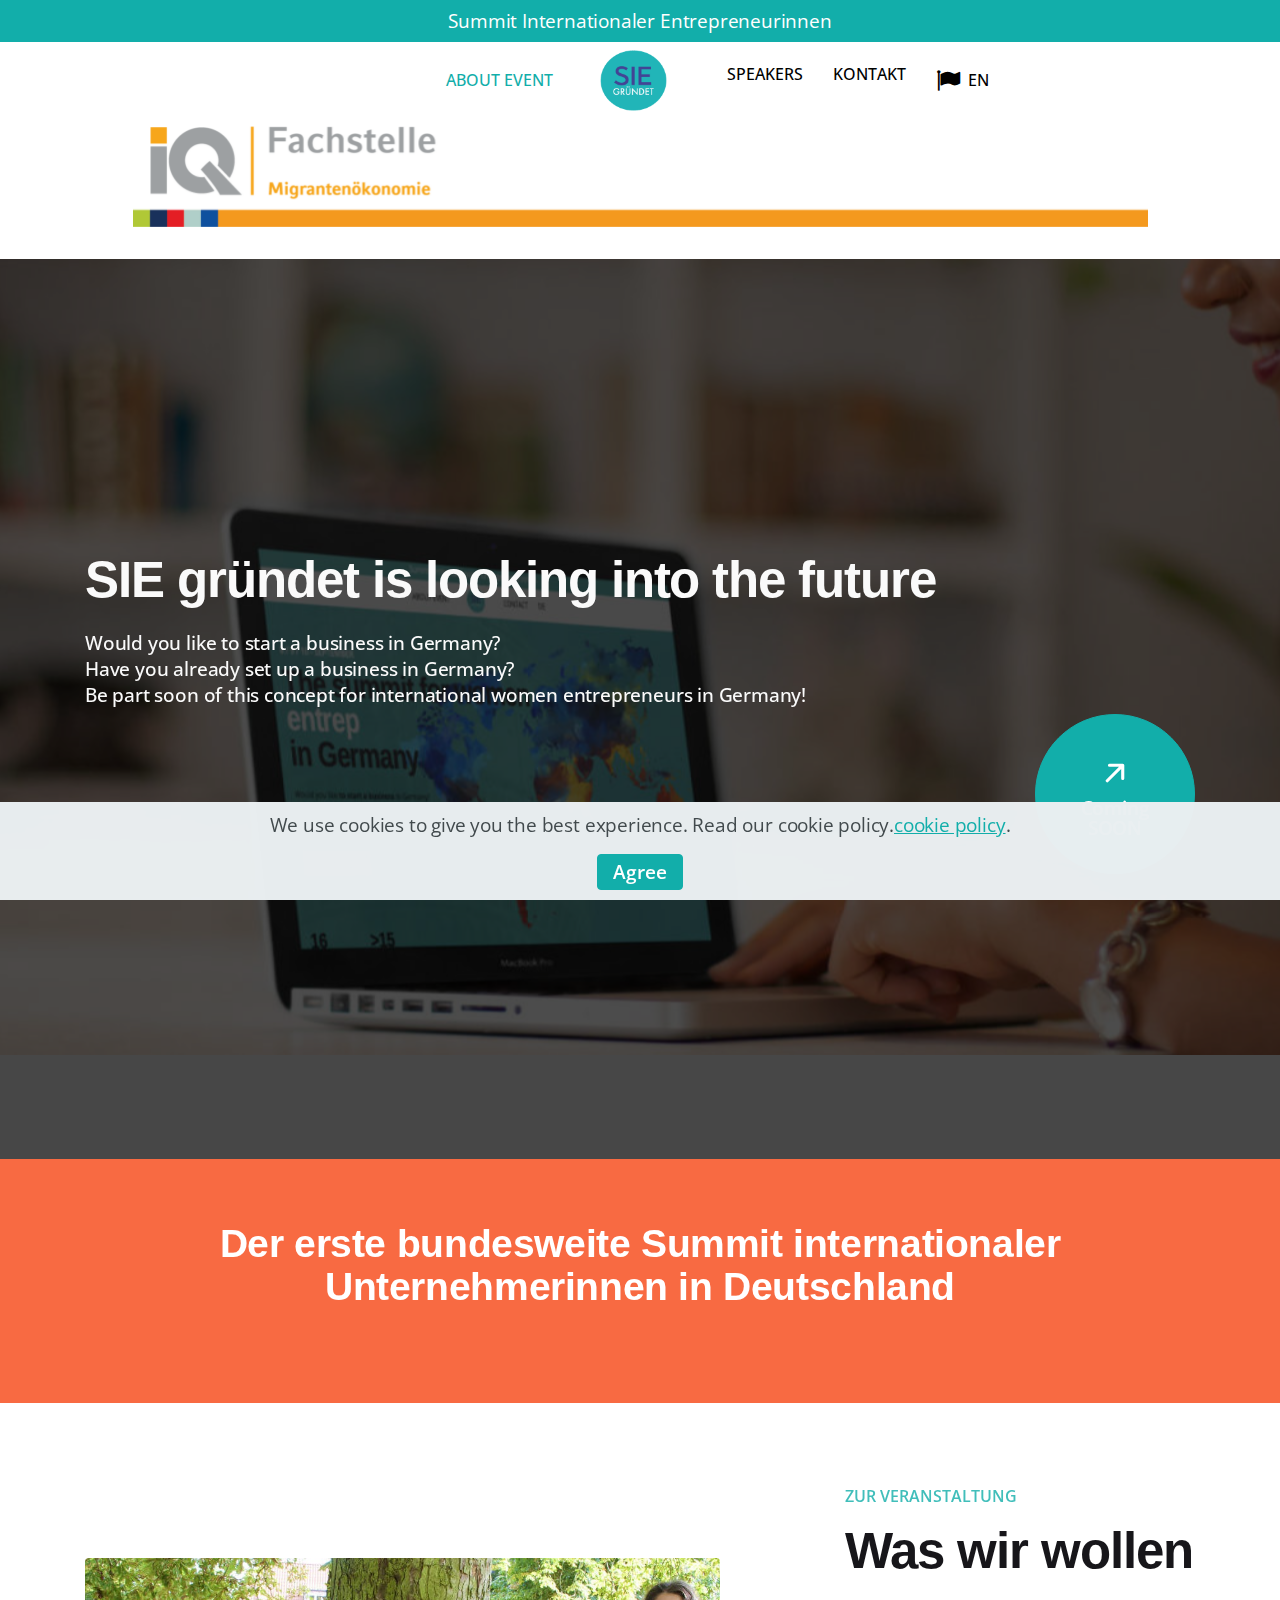
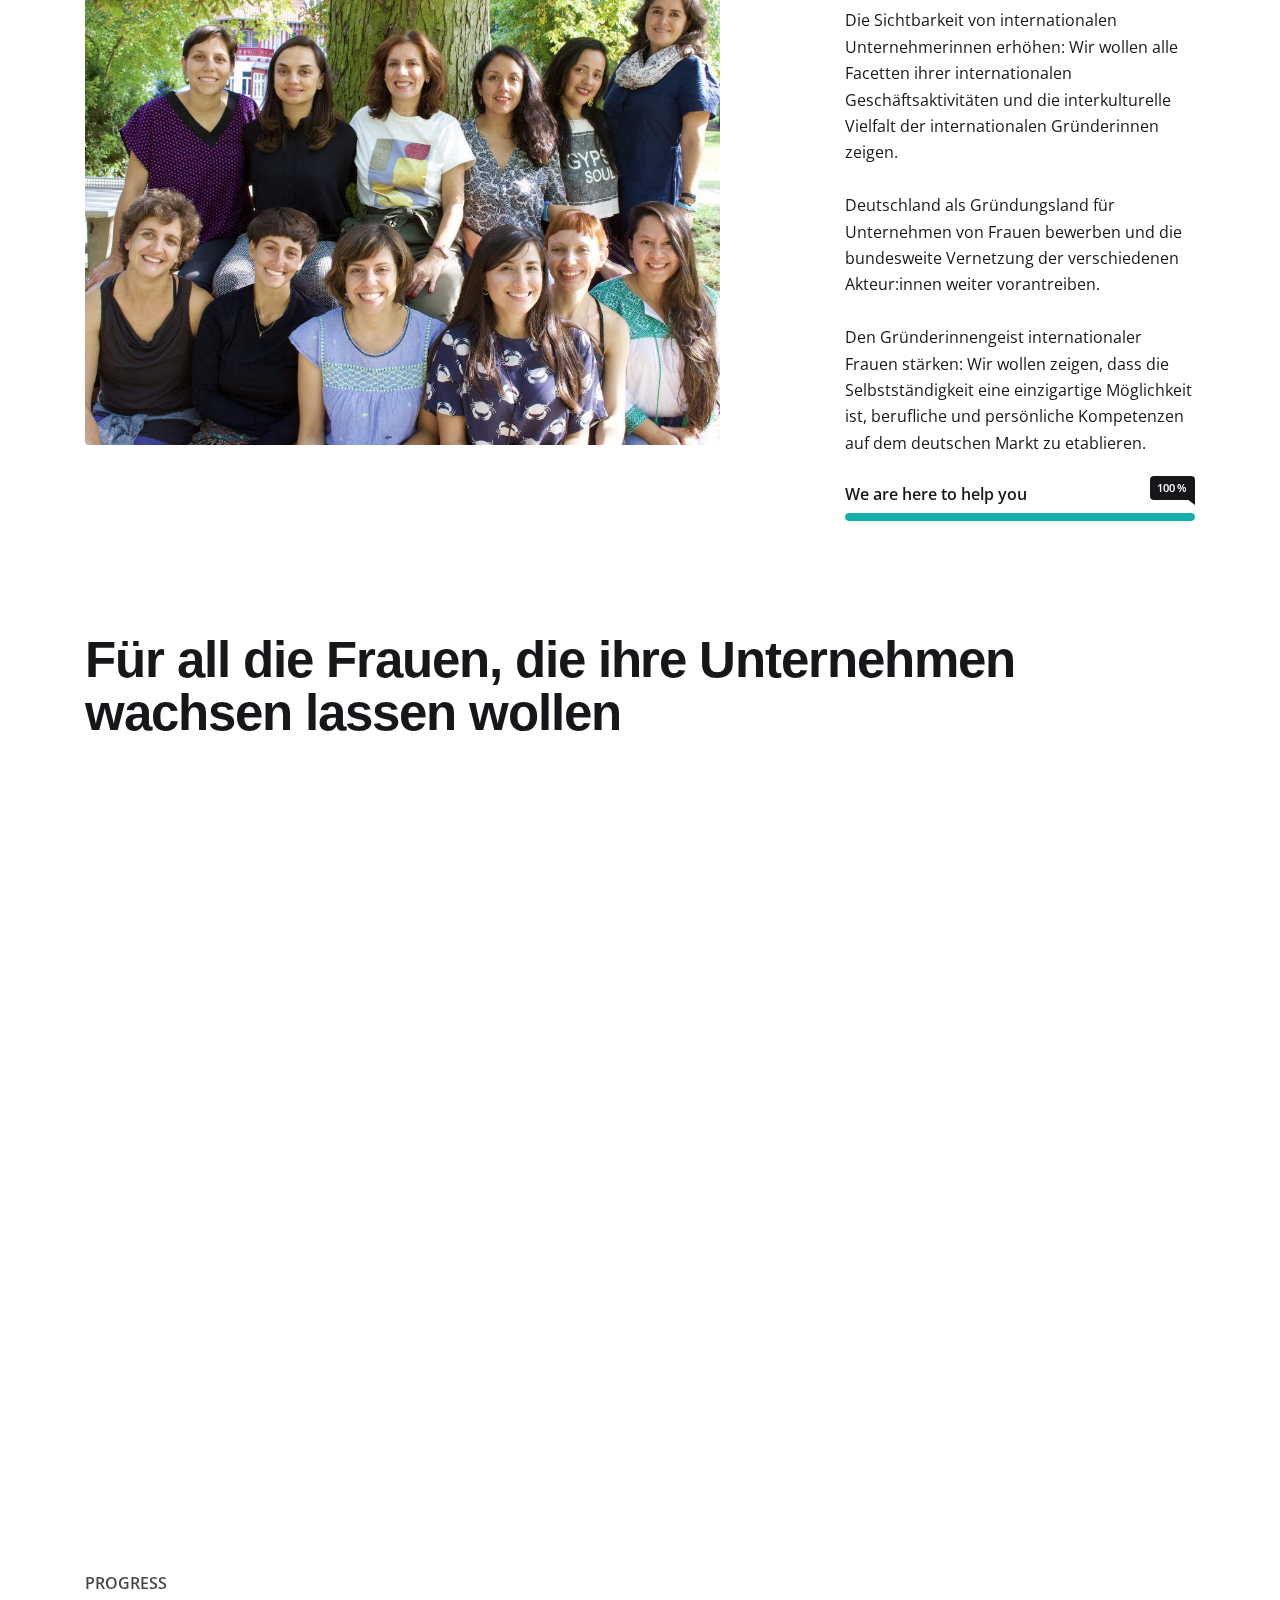
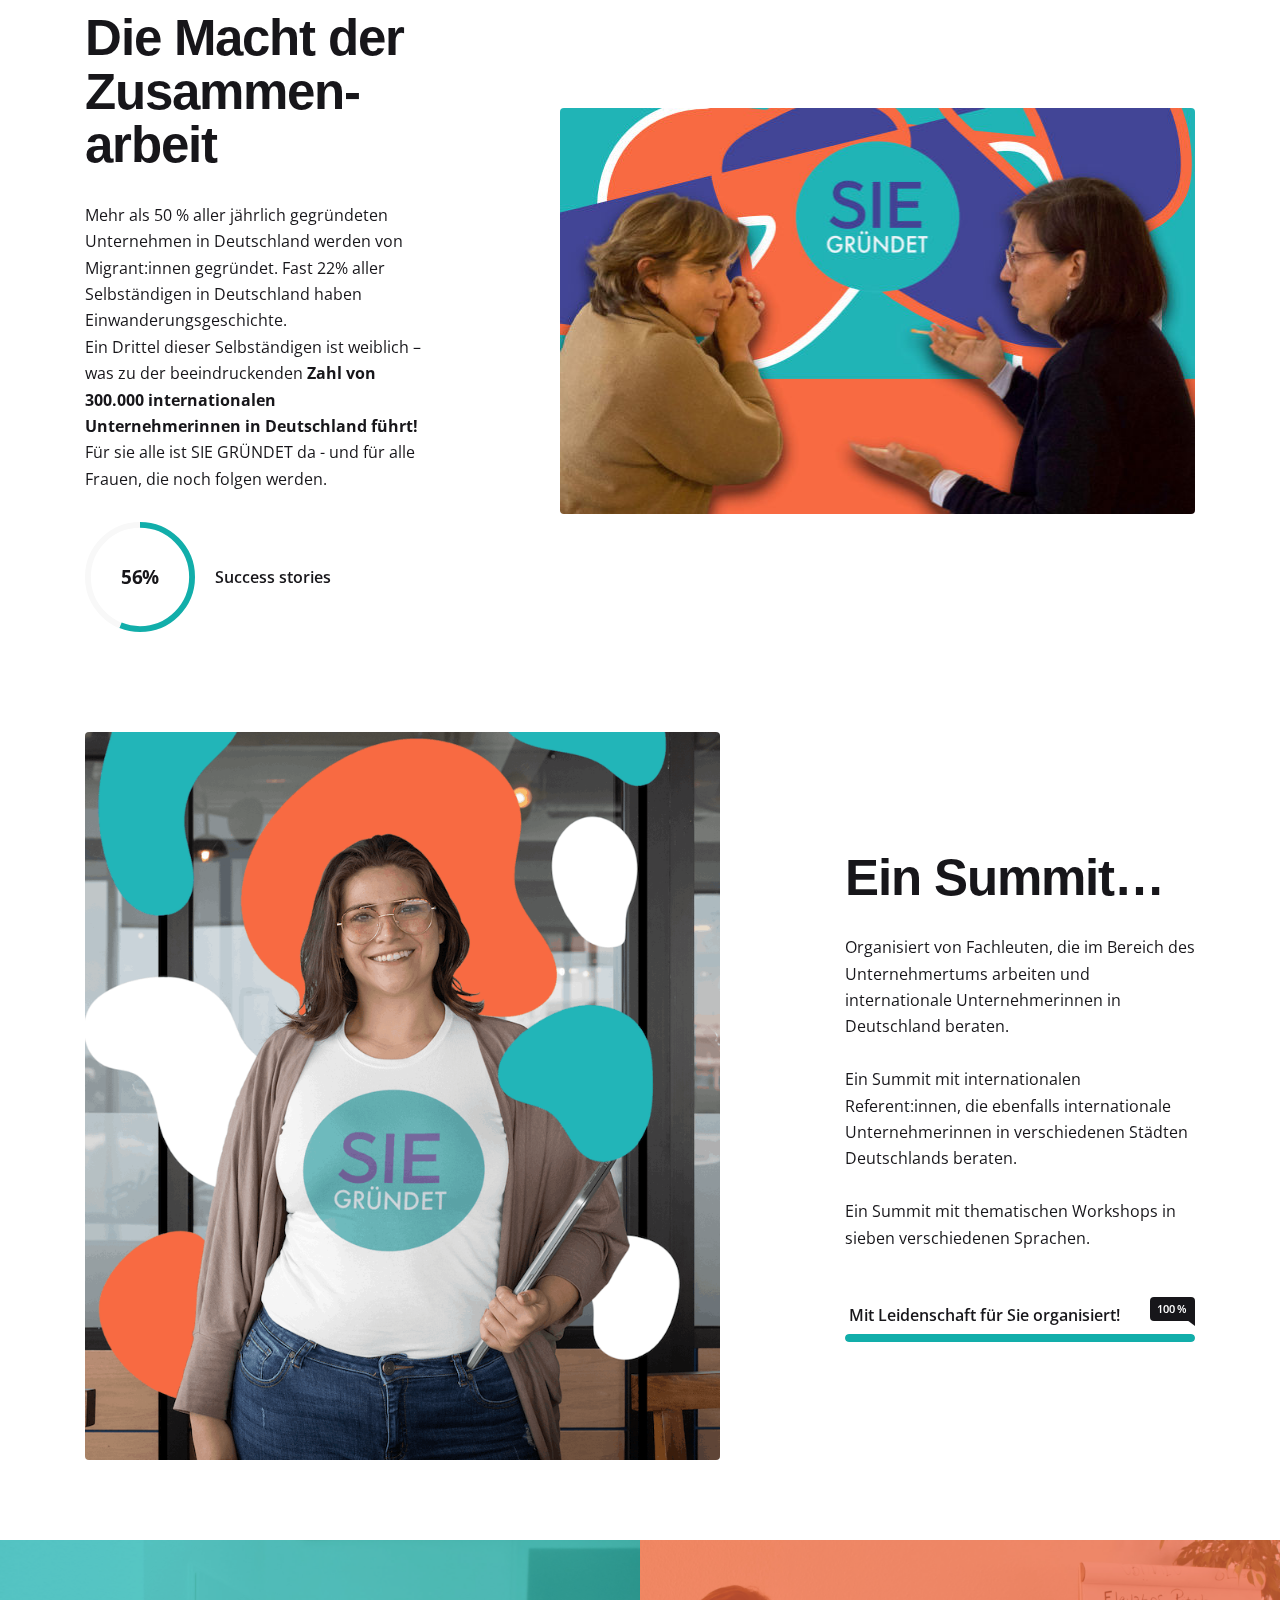
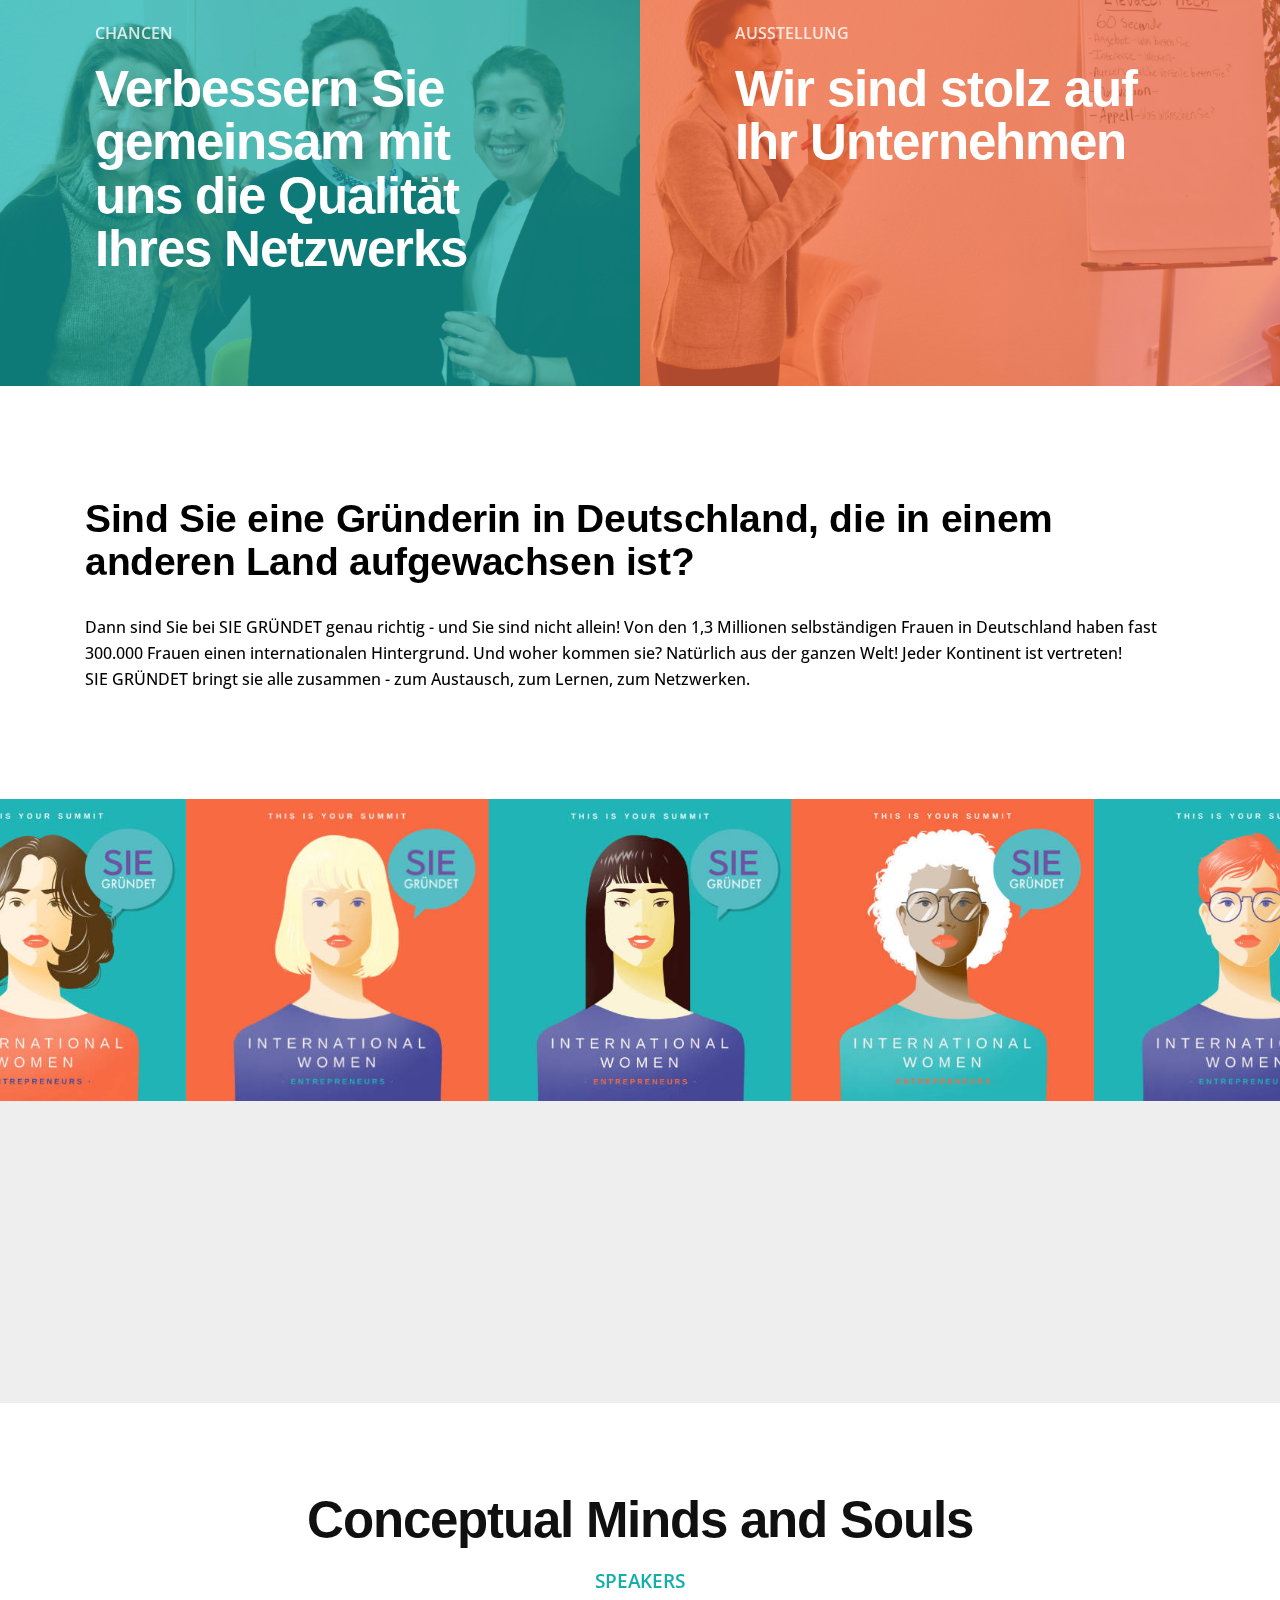
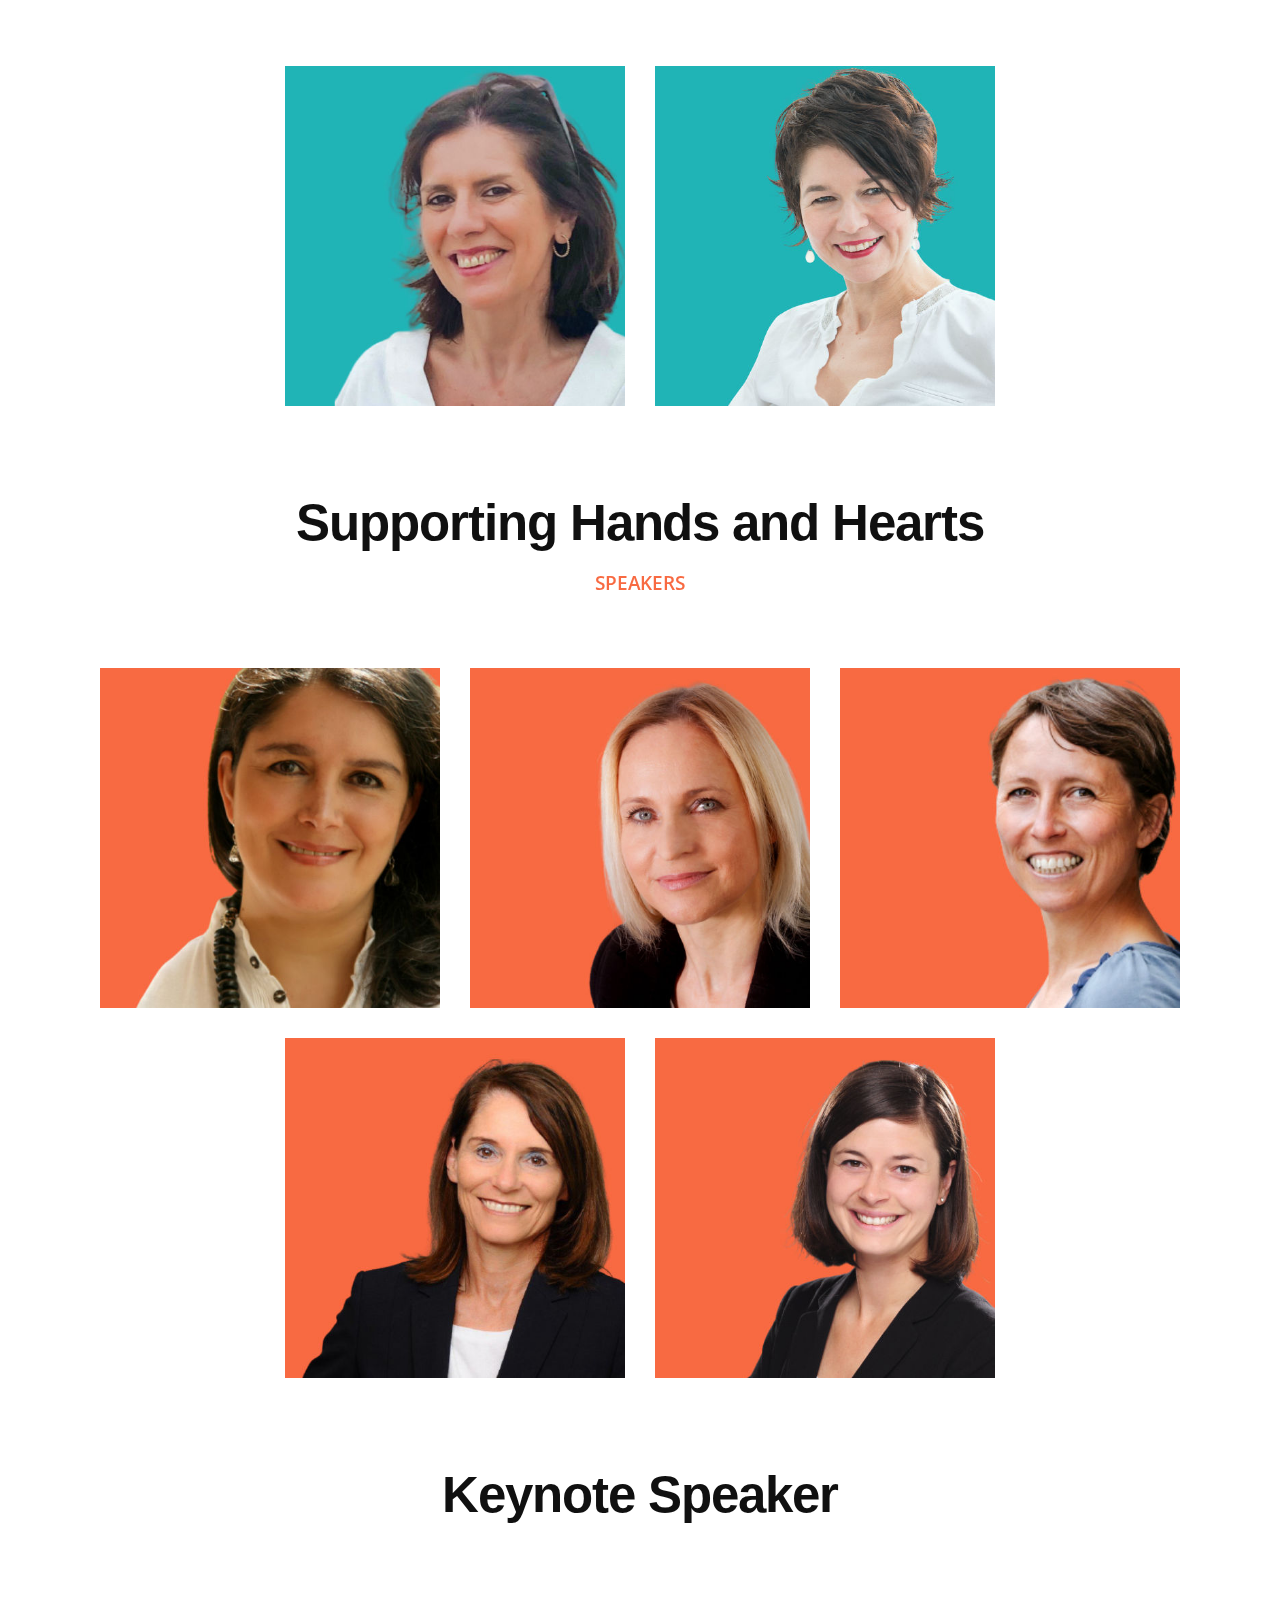
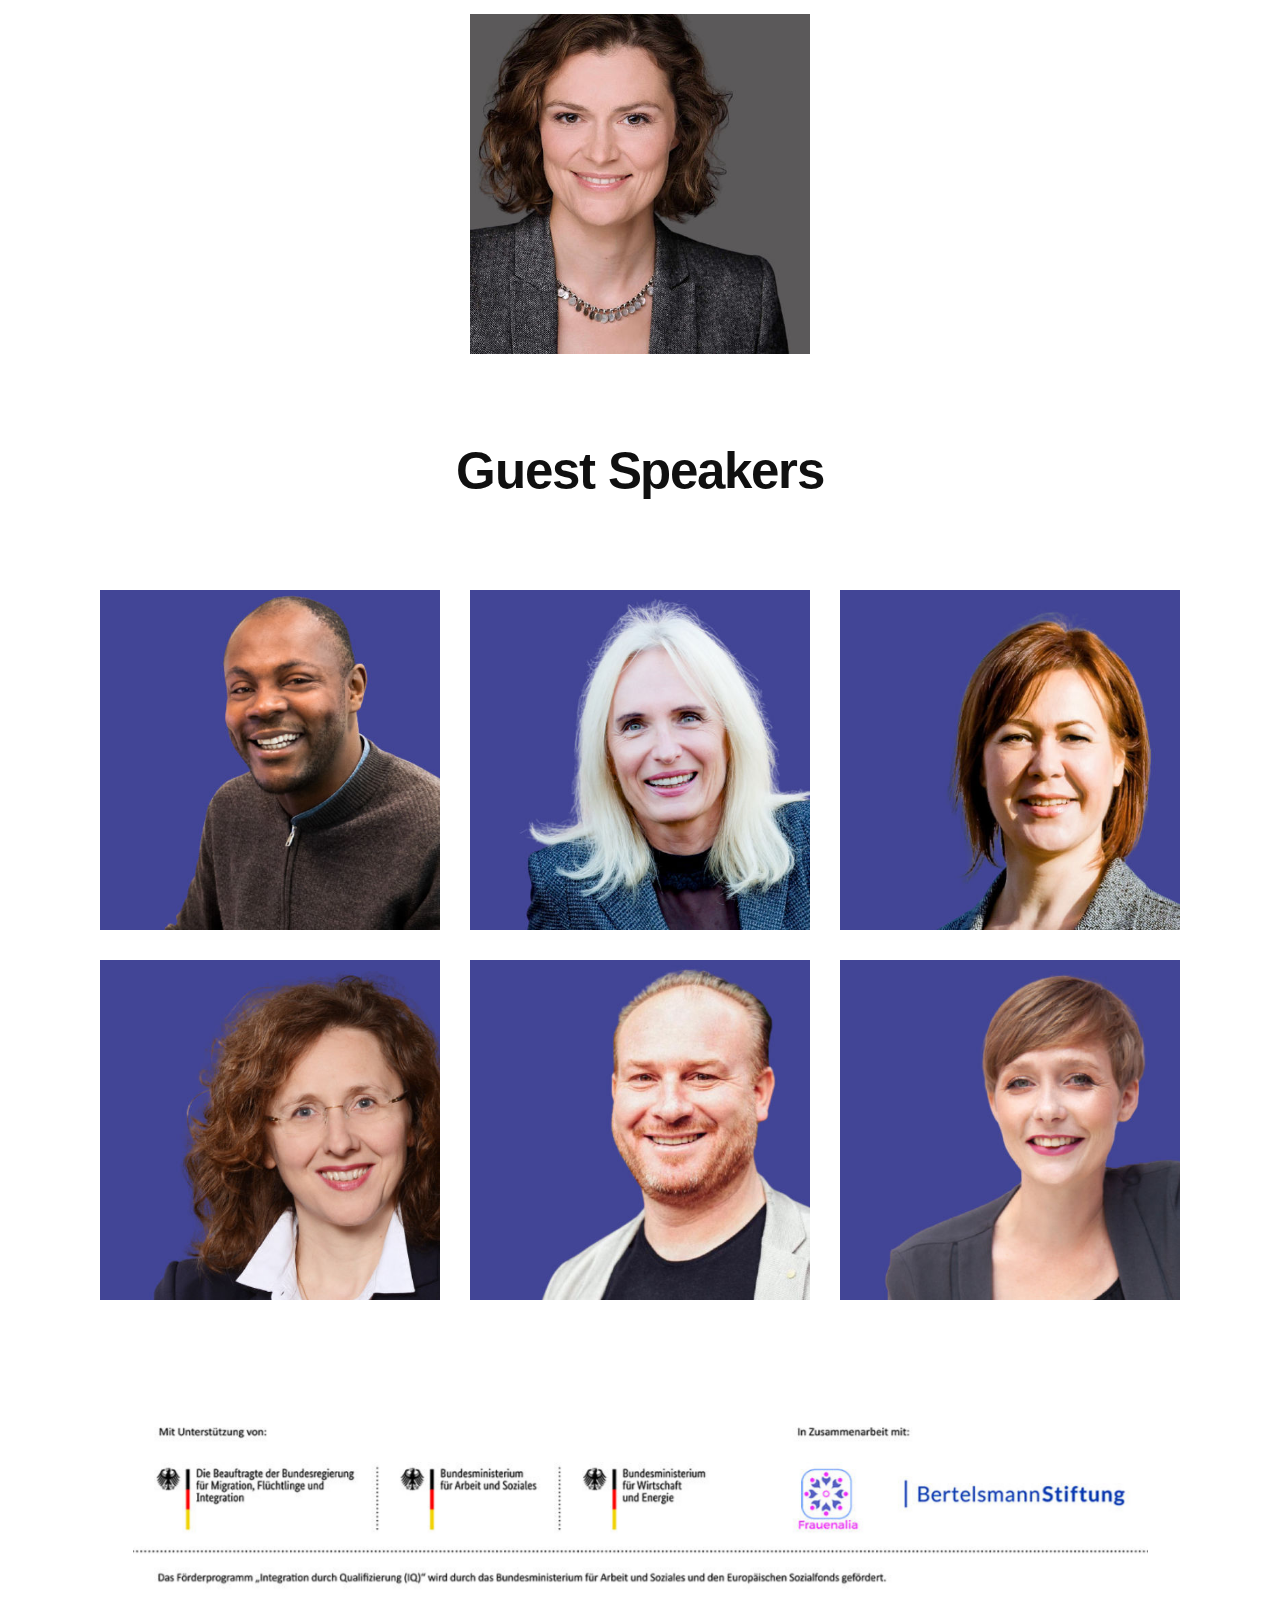
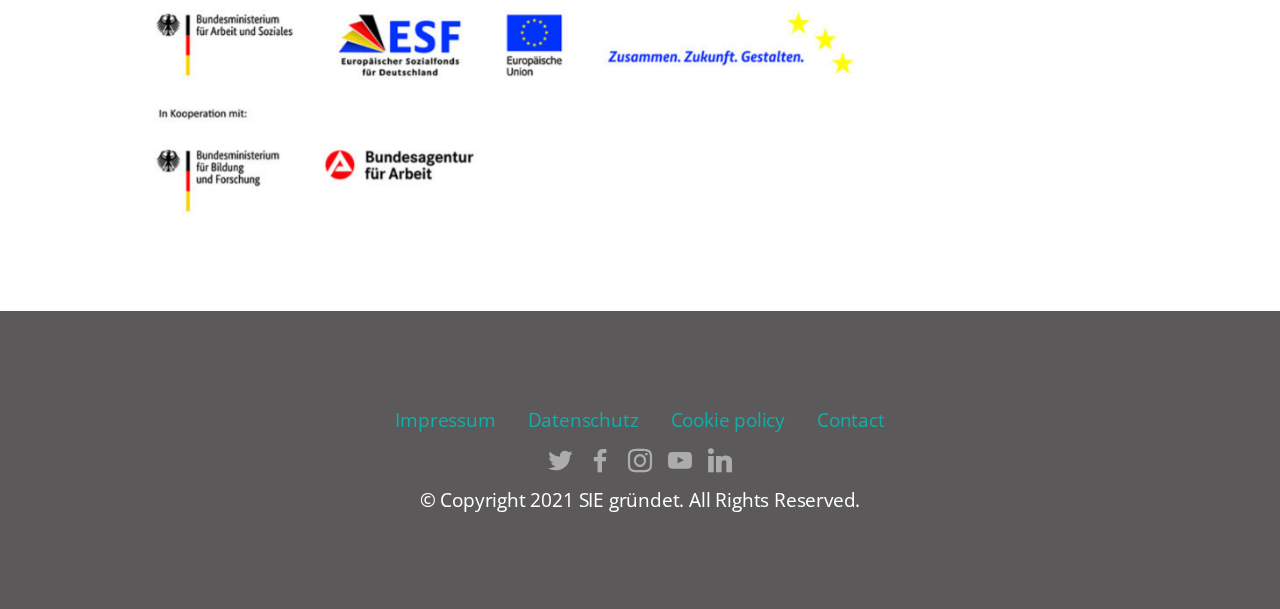
<file: de/index.html>
<!DOCTYPE html>
<html  lang="de">
<head>
  
  <meta charset="UTF-8">
  <meta http-equiv="X-UA-Compatible" content="IE=edge">
  
  <meta name="twitter:card" content="summary_large_image"/>
  <meta name="twitter:image:src" content="assets/images/index-meta.png">
  <meta property="og:image" content="assets/images/index-meta.png">
  <meta name="twitter:title" content="Home">
  <meta name="viewport" content="width=device-width, initial-scale=1, minimum-scale=1">
  <link rel="shortcut icon" href="assets/images/save-the-date-104x95.png" type="image/x-icon">
  <meta name="description" content="Sie Gründet is the first nationwide summit of international women entrepreneurs in Germany.
">
  
  
  <title>Home</title>
  <link rel="stylesheet" href="assets/FontAwesome/css/font-awesome.css">
  <link rel="stylesheet" href="assets/web/assets/mobirise-icons2/mobirise2.css">
  <link rel="stylesheet" href="assets/Material-Design-Icons/css/material.css">
  <link rel="stylesheet" href="assets/linecons/style.css">
  <link rel="stylesheet" href="assets/tether/tether.min.css">
  <link rel="stylesheet" href="assets/bootstrap/css/bootstrap.min.css">
  <link rel="stylesheet" href="assets/bootstrap/css/bootstrap-grid.min.css">
  <link rel="stylesheet" href="assets/bootstrap/css/bootstrap-reboot.min.css">
  <link rel="stylesheet" href="assets/web/assets/gdpr-plugin/gdpr-styles.css">
  <link rel="stylesheet" href="assets/dropdown/css/style.css">
  <link rel="stylesheet" href="assets/as-pie-progress/css/progress.min.css">
  <link rel="stylesheet" href="assets/socicon/css/styles.css">
  <link rel="stylesheet" href="assets/theme/css/style.css">
  <link rel="preload" href="https://fonts.googleapis.com/css?family=Arimo:400,500,600,700,400i,500i,600i,700i&display=swap" as="style" onload="this.onload=null;this.rel='stylesheet'">
  <noscript><link rel="stylesheet" href="https://fonts.googleapis.com/css?family=Arimo:400,500,600,700,400i,500i,600i,700i&display=swap"></noscript>
  <link rel="preload" href="https://fonts.googleapis.com/css?family=Open+Sans:300,300i,400,400i,600,600i,700,700i,800,800i&display=swap" as="style" onload="this.onload=null;this.rel='stylesheet'">
  <noscript><link rel="stylesheet" href="https://fonts.googleapis.com/css?family=Open+Sans:300,300i,400,400i,600,600i,700,700i,800,800i&display=swap"></noscript>
  <link rel="preload" as="style" href="assets/mobirise/css/mbr-additional.css"><link rel="stylesheet" href="assets/mobirise/css/mbr-additional.css" type="text/css">
  
  
  
  
</head>
<body>

<!-- Analytics -->
<!-- Global site tag (gtag.js) - Google Analytics -->
<script async src="https://www.googletagmanager.com/gtag/js?id=G-EM6WT77K1R"></script>
<script>
  window.dataLayer = window.dataLayer || [];
  function gtag(){dataLayer.push(arguments);}
  gtag('js', new Date());

  gtag('config', 'G-EM6WT77K1R');
</script>
<!-- /Analytics -->


  
  <section class="menu popup-btn-cards menu03 photom4_menu03 cid-sAReU8AZbi" once="menu" id="menu03-1i">

    


    <nav class="navbar navbar-dropdown navbar-fixed-top navbar-expand-lg">
        <div class="mbr-overlay" style="opacity: 1;"></div>

        <a class="full-link">
            </a><div class="menu-top card-wrapper mbr-fonts-style mbr-white display-7"><a class="full-link" href="{{linkValue}}"></a><a href="index.html" class="text-white">Summit Internationaler Entrepreneurinnen</a></div>
        
        <div class="collapse navbar-collapse" id="navbarSupportedContent">

            <div class="left-menu">
                <ul class="navbar-nav nav-dropdown" data-app-modern-menu="true"><li class="nav-item">
                        <a class="nav-link link text-primary display-4" href="index.html#content5-d">
                            ABOUT EVENT</a>
                    </li></ul>
            </div>

            <div class="brand-container">
                <div class="navbar-brand">
                    <span class="navbar-logo">
                        <a href="index.html">
                            <img src="assets/images/save-the-date-104x95.png" alt="Sie grundet" style="height: 3.8rem;">
                        </a>
                    </span>
                    
                </div>
            </div>

            <div class="right-menu">
                <ul class="navbar-nav nav-dropdown" data-app-modern-menu="true"><li class="nav-item">
                        <a class="nav-link link text-black text-primary display-4" href="index.html#team2-2s">SPEAKERS</a>
                    </li><li class="nav-item"><a class="nav-link link text-black text-primary display-4" href="mailto:info@sie-gruendet.de">KONTAKT</a></li>
                    <li class="nav-item">
                        <a class="nav-link link text-black text-primary display-4" href="https://www.sie-gruendet.de"><span class="fa fa-flag mbr-iconfont mbr-iconfont-btn"></span>EN</a>
                    </li></ul>
            </div>
        </div>

        <button class="navbar-toggler" type="button" data-toggle="collapse" data-target="#navbarSupportedContent" aria-controls="navbarNavAltMarkup" aria-expanded="false" aria-label="Toggle navigation">
            <div class="hamburger">
                <span></span>
                <span></span>
                <span></span>
                <span></span>
            </div>
        </button>
    </nav>
</section>

<section class="slider3 cid-sBODXj4eA3" id="slider3-2e">
    


    <div class="container">
        
        <div class="row justify-content-center">
            <div class="col-12 col-md-11">
                <div class="carousel slide" id="thpWdlyejO" data-interval="NaN">
               
                    <div class="carousel-inner">
                        <div class="carousel-item slider-image item active">
                            <div class="item-wrapper">
                                <img class="d-block w-100" src="assets/images/iq-header11-1017x115.png">
                                
                            </div>
                        </div>
                        
                        
                    </div>
                    
                    <a class="carousel-control carousel-control-next" role="button" data-slide="next" href="#thpWdlyejO">
                       
                        <span class="sr-only">Next</span>
                    </a>
                </div>
            </div>
        </div>
    </div>
</section>

<section class="header1 cid-thpVu9W6lU mbr-fullscreen mbr-parallax-background" id="header1-3f">

    

    <div class="mbr-overlay" style="opacity: 0.7; background-color: rgb(0, 0, 0);">
    </div>

    <div class="container">
        <h1 class="mbr-card-title mbr-fonts-style mb-md-4 display-2"><strong>
            SIE gründet is looking into the future</strong></h1>
        <h2 class="mbr-text mbr-fonts-style display-7">Would you like to start a business in Germany?<div>Have you already set up a business in Germany?</div><div>Be part soon of this concept for international women entrepreneurs in Germany!</div></h2>
        
        <div class="mbr-section-btn icon-wrap"><a href="#" class="btn btn-primary card-btn column display-7">
                <svg xmlns="http://www.w3.org/2000/svg" width="50" height="50" fill="currentColor" class="bi bi-arrow-down-short rotate" viewBox="0 0 16 16">
                    <path fill-rule="evenodd" d="M8 4a.5.5 0 0 1 .5.5v5.793l2.146-2.147a.5.5 0 0 1 .708.708l-3 3a.5.5 0 0 1-.708 0l-3-3a.5.5 0 1 1 .708-.708L7.5 10.293V4.5A.5.5 0 0 1 8 4z"></path>
                </svg>Coming SOON</a></div>
    </div>
</section>

<section class="callToAction1 conferencem4_callToAction1 cid-sEDRihUfUD" id="callToAction1-2z">

	

	

	<div class="container">
		<div class="row">
			<div class="content__block text-white col-md-12">
				<h2 class="mbr-section-title mbr-bold mbr-fonts-style display-5">Der erste bundesweite Summit internationaler Unternehmerinnen in Deutschland</h2>
				
			</div>
			
		</div>
	</div>
</section>

<section class="content5 conferencem4_content5 cid-sAv7S3xt1D" id="content5-d">

	

	

	<div class="container">
		<div class="row align-items-center justify-content-center">
			<div class="col-lg-7 col-md-9">
				<div class="image">
					<img src="assets/images/sie-grundet-lab-1-1200x800.jpeg" alt="Sie Gründet" title="">
				</div>
			</div>
			<div class="col-lg-1 d-none d-lg-block"></div>
			<div class="col-lg-4">
				<h3 class="mbr-section-subtitle mbr-semibold mbr-fonts-style display-4">ZUR VERANSTALTUNG</h3>
				<h2 class="mbr-section-title mbr-bold mbr-fonts-style display-2">Was wir wollen</h2>
				<p class="mbr-text mbr-fonts-style display-4">Die Sichtbarkeit von internationalen Unternehmerinnen erhöhen: Wir wollen alle Facetten ihrer internationalen Geschäftsaktivitäten und die interkulturelle Vielfalt der internationalen Gründerinnen zeigen.<br>
<br>Deutschland als Gründungsland für Unternehmen von Frauen bewerben und die bundesweite Vernetzung der verschiedenen Akteur:innen weiter vorantreiben.<br> 
<br>Den Gründerinnengeist internationaler Frauen stärken: Wir wollen zeigen, dass die Selbstständigkeit eine einzigartige Möglichkeit ist, berufliche und persönliche Kompetenzen auf dem deutschen Markt zu etablieren.&nbsp;<br></p>
				
				<div class="progress_elements">
					<div class="progress1">
						<div class="title-wrap">
							<div class="progressbar-title mbr-fonts-style display-4">
								<p>
									We are here to help you</p>
							</div>
							<div class="progress_value mbr-fonts-style display-4">
								<div class="progressbar-number"></div>
								<span>%</span>
							</div>
						</div>
						<progress class="progress progress-primary" max="100" value="100">
						</progress>
					</div>
				</div>
			</div>
		</div>
	</div>
</section>

<section class="content1 conferencem4_content1 cid-sAv7TAenTq" id="content1-e">

	

	

	<div class="container">
		<div class="row">
			<div class="col-sm-12 content__block mb-3">
				<h2 class="mbr-section-title mbr-bold mbr-fonts-style display-2">Für all die Frauen, die ihre Unternehmen wachsen lassen wollen</h2>
				
			</div>
			
			<div class="col-sm-12">
				
			</div>
		</div>
	</div>
</section>

<section class="video2 cid-sBLmSv9TzF" id="video2-2d">
    
    
    <div class="container">
        
        <div class="row justify-content-center mt-4">
            <div class="col-12 col-md-12 video-block">
                <div class="video-wrapper"><iframe class="mbr-embedded-video" src="https://www.youtube.com/embed/-buetprKb44?rel=0&amp;amp;mute=1&amp;showinfo=0&amp;autoplay=1&amp;loop=1&amp;playlist=-buetprKb44" width="1280" height="720" frameborder="0" allowfullscreen></iframe></div>
                
            </div>
        </div>
    </div>
</section>

<section class="content6 conferencem4_content6 cid-sAGNjtscwG" id="content6-s">

    

    

    <div class="container">
        <div class="row align-items-center justify-content-center flex-row-reverse">
            <div class="col-lg-7 col-md-9">
                <div class="image">
                    <img src="assets/images/sie-gruendet-web-2-women-636x406.jpg" alt="Sie gründet" title="">
                </div>
            </div>
            <div class="col-lg-1 d-none d-lg-block"></div>
            <div class="col-lg-4">
                <h3 class="mbr-section-subtitle mbr-semibold mbr-fonts-style display-4">PROGRESS</h3>
                <h2 class="mbr-section-title mbr-bold mbr-fonts-style display-2">Die Macht der Zusammen-arbeit</h2>
                <p class="mbr-text mbr-fonts-style display-4">Mehr als 50 % aller jährlich gegründeten Unternehmen in Deutschland werden von Migrant:innen gegründet. Fast 22% aller Selbständigen in Deutschland haben Einwanderungsgeschichte.
<br>Ein Drittel dieser Selbständigen ist weiblich – was zu der beeindruckenden <strong>Zahl von 300.000 internationalen Unternehmerinnen in Deutschland führt! </strong>Für sie alle ist SIE GRÜNDET da - und für alle Frauen, die noch folgen werden.&nbsp;<br></p>
                
                <div class="card__block">
                    <div class="wrap">
                        <div class="pie_progress progress1" role="progressbar" data-goal="75">
                            <p class="pie_progress__number mbr-bold mbr-fonts-style display-7">75%</p>
                        </div>
                    </div>
                    <h4 class="card-title mbr-semibold mbr-fonts-style display-4">Success stories</h4>
                </div>
            </div>
        </div>
    </div>
</section>

<section class="content5 conferencem4_content5 cid-sEt7hDRtYm" id="content5-2l">

	

	

	<div class="container">
		<div class="row align-items-center justify-content-center">
			<div class="col-lg-7 col-md-9">
				<div class="image">
					<img src="assets/images/mockup-of-a-woman-wearing-a-plus-size-tee-at-her-office-30896-3-800x1216.png" alt="SIE gruendet" title="">
				</div>
			</div>
			<div class="col-lg-1 d-none d-lg-block"></div>
			<div class="col-lg-4">
				
				<h2 class="mbr-section-title mbr-bold mbr-fonts-style display-2">Ein Summit…</h2>
				<p class="mbr-text mbr-fonts-style display-4">Organisiert von Fachleuten, die im Bereich des Unternehmertums arbeiten und internationale Unternehmerinnen in Deutschland beraten.
<br>
<br>Ein Summit mit internationalen Referent:innen, die ebenfalls internationale Unternehmerinnen in verschiedenen Städten Deutschlands beraten.<br>
<br>Ein Summit mit thematischen Workshops in sieben verschiedenen Sprachen.<br><br></p>
				
				<div class="progress_elements">
					<div class="progress1">
						<div class="title-wrap">
							<div class="progressbar-title mbr-fonts-style display-4">
								<p>&nbsp;Mit Leidenschaft für Sie organisiert!&nbsp;<br></p>
							</div>
							<div class="progress_value mbr-fonts-style display-4">
								<div class="progressbar-number"></div>
								<span>%</span>
							</div>
						</div>
						<progress class="progress progress-primary" max="100" value="100">
						</progress>
					</div>
				</div>
			</div>
		</div>
	</div>
</section>

<section class="features9 conferencem4_features9 cid-sAv80Iczvk" id="features9-f">

    

    <div class="container-fluid">
        <div class="row">
            <div class="col-lg-6 wrap_left text-white">
                <div class="block__left">
                    <div class="mbr-overlay"></div>
                    <div class="left__image"></div>
                    <div class="title__block">
                        <h3 class="mbr-section-subtitle mbr-semibold mbr-fonts-style display-4">CHANCEN</h3>
                        <h2 class="mbr-section-title mbr-bold mbr-fonts-style display-2">Verbessern Sie gemeinsam mit uns die Qualität Ihres Netzwerks</h2>
                        

                        
                    </div>
                </div>
            </div>
            <div class="col-lg-6 wrap_right text-white">
                <div class="block__right">
                    <div class="mbr-overlay"></div>
                    <div class="right__image"></div>
                    <div class="title__block">
                        <h3 class="mbr-section-subtitle mbr-semibold mbr-fonts-style display-4">AUSSTELLUNG&nbsp;</h3>
                        <h2 class="mbr-section-title mbr-bold mbr-fonts-style display-2">Wir sind stolz auf Ihr Unternehmen&nbsp;</h2>
                        

                        
                    </div>
                </div>
            </div>
        </div>
    </div>
</section>

<section class="callToAction1 conferencem4_callToAction1 cid-sFO6adxCgG" id="callToAction1-38">

	

	

	<div class="container">
		<div class="row">
			<div class="content__block text-white col-md-12">
				<h2 class="mbr-section-title mbr-bold mbr-fonts-style display-5">Sind Sie eine Gründerin in Deutschland, die in einem anderen Land aufgewachsen ist?</h2>
				<p class="mbr-text mbr-medium mbr-fonts-style display-4">Dann sind Sie bei SIE GRÜNDET genau richtig - und Sie sind nicht allein! Von den 1,3 Millionen selbständigen Frauen in Deutschland haben fast 300.000 Frauen einen internationalen Hintergrund. Und woher kommen sie? Natürlich aus der ganzen Welt! Jeder Kontinent ist vertreten!
<br>SIE GRÜNDET bringt sie alle zusammen - zum Austausch, zum Lernen, zum Netzwerken. 
<br><br></p>
			</div>
			
		</div>
	</div>
</section>

<section class="callToAction1 conferencem4_callToAction1 cid-sFNSqF1odq" id="callToAction1-35">

	

	<div class="mbr-overlay" style="opacity: 0; background-color: rgb(255, 255, 255);">
	</div>

	<div class="container">
		<div class="row">
			<div class="content__block text-white col-md-12">
				<h2 class="mbr-section-title mbr-bold mbr-fonts-style display-5"></h2>
				<p class="mbr-text mbr-medium mbr-fonts-style display-4"></p>
			</div>
			
		</div>
	</div>
</section>

<section class="callToAction1 conferencem4_callToAction1 cid-sFO2tXK9HY mbr-parallax-background" id="callToAction1-36">

	

	

	<div class="container">
		<div class="row">
			<div class="content__block text-white col-md-12">
				<h2 class="mbr-section-title mbr-bold mbr-fonts-style display-5"></h2>
				<p class="mbr-text mbr-medium mbr-fonts-style display-4"></p>
			</div>
			
		</div>
	</div>
</section>

<section class="team2 studiom4_team2 cid-sEyWGueetw" id="team2-2s">

    

    
    <div class="container">
        <div class="media-container-row">
            <div class="title col-12 align-center">
                <h2 class="mbr-bold mbr-fonts-style mbr-section-title align-center display-2">Conceptual Minds and Souls</h2>
                <h3 class="mbr-section-subtitle mbr-semibold pb-3 mbr-fonts-style display-7">SPEAKERS</h3>
            </div>
        </div>
    </div>

    <div class="container">
        <div class="media-container-row row">
            <div class="mbr-testimonial align-center col-12 col-md-6 col-lg-4">
                <div class="panel-item">
                    <div class="card-block">
                        <div class="testimonial-photo">
                            <img src="assets/images/begona-de-la-marta-500x500.jpg" alt="Begoña de la Marta">
                        </div>
                    </div>
                    <div class="card-footer">
                        <div class="mbr-author-name mbr-semibold mbr-fonts-style display-5">Begoña de la Marta</div>
                        <div class="mbr-author-desc mbr-regular mbr-fonts-style display-7">Gründerin und Projektleiterin, Frauenalia gUG</div>
                        <div class="social-list">
                            <a href="https://www.linkedin.com/in/bego%C3%B1a-de-la-marta-a4b14692/">
                                <span class="icon mbr-iconfont mbr-iconfont-social socicon-linkedin socicon"></span>
                            </a>
                            <a href="https://youtu.be/7lWtgaKxtGI">
                                <span class="icon mbr-iconfont mbr-iconfont-social socicon-youtube socicon"></span>
                            </a>
                            <a href="http://www.frauenalia.com">
                                <span class="icon mbr-iconfont mbr-iconfont-social mdi-action-language"></span>
                            </a>
                        </div>
                    </div>
                </div>
            </div>

            <div class="mbr-testimonial align-center col-12 col-md-6 col-lg-4">
                <div class="panel-item">
                    <div class="card-block">
                        <div class="testimonial-photo">
                            <img src="assets/images/nadine-foerster-500x500.jpg" alt="Nadine Foerster">
                        </div>
                    </div>
                    <div class="card-footer">
                        <div class="mbr-author-name mbr-semibold mbr-fonts-style display-5">Nadine Foerster</div>
                        <div class="mbr-author-desc mbr-regular mbr-fonts-style display-7">Chair of IQ Information centre on migrant entrepreneurship, Facilitator, Group dynamic trainer, Coach</div>
                        <div class="social-list">
                            <a href="https://www.linkedin.com/in/nadine-foerster-ffm-meerglas/" target="_blank">
                                <span class="icon mbr-iconfont mbr-iconfont-social socicon-linkedin socicon"></span>
                            </a>
                            <a href="https://youtu.be/k-xjUTvzzpg">
                                <span class="icon mbr-iconfont mbr-iconfont-social socicon-youtube socicon"></span>
                            </a>
                            <a href="https://www.netzwerk-iq.de/foerderprogramm-iq/fachstellen/fachstelle-migrantenoekonomie" target="_blank">
                                <span class="icon mbr-iconfont mbr-iconfont-social mdi-action-language"></span>
                            </a>
                        </div>
                    </div>
                </div>
            </div>

            

            
        </div>
    </div>
</section>

<section class="team2 studiom4_team2 cid-sEyYtZJPzV" id="team2-2t">

    

    
    <div class="container">
        <div class="media-container-row">
            <div class="title col-12 align-center">
                <h2 class="mbr-bold mbr-fonts-style mbr-section-title align-center display-2">Supporting Hands and Hearts</h2>
                <h3 class="mbr-section-subtitle mbr-semibold pb-3 mbr-fonts-style display-7">SPEAKERS</h3>
            </div>
        </div>
    </div>

    <div class="container">
        <div class="media-container-row row">
            <div class="mbr-testimonial align-center col-12 col-md-6 col-lg-4">
                <div class="panel-item">
                    <div class="card-block">
                        <div class="testimonial-photo">
                            <img src="assets/images/claudia-zuletal2-500x500.jpg" alt="Claudia Zuleta">
                        </div>
                    </div>
                    <div class="card-footer">
                        <div class="mbr-author-name mbr-semibold mbr-fonts-style display-5">Dr. Claudia Zuleta</div>
                        <div class="mbr-author-desc mbr-regular mbr-fonts-style display-7">Coach, generative Facilitator, Dozentin &amp; Illustrator. Frauenalia gUG</div>
                        <div class="social-list">
                            <a href="https://www.linkedin.com/in/dr-claudia-zuleta-b168a75a/" target="_blank">
                                <span class="icon mbr-iconfont mbr-iconfont-social socicon-linkedin socicon"></span>
                            </a>
                            <a href="https://youtu.be/LL6zzZdECDk">
                                <span class="icon mbr-iconfont mbr-iconfont-social socicon-youtube socicon"></span>
                            </a>
                            <a href="https://www.frauenalia.com">
                                <span class="icon mbr-iconfont mbr-iconfont-social mobi-mbri-globe-2 mobi-mbri"></span>
                            </a>
                        </div>
                    </div>
                </div>
            </div>

            <div class="mbr-testimonial align-center col-12 col-md-6 col-lg-4">
                <div class="panel-item">
                    <div class="card-block">
                        <div class="testimonial-photo">
                            <img src="assets/images/ramona-lange-500x500.jpg" alt="Ramona Lange">
                        </div>
                    </div>
                    <div class="card-footer">
                        <div class="mbr-author-name mbr-semibold mbr-fonts-style display-5">Ramona Lange</div>
                        <div class="mbr-author-desc mbr-regular mbr-fonts-style display-7">Projektleiterin und Beraterin, jumpp - Ihr Sprungbrett in die Selbständigkeit</div>
                        <div class="social-list">
                            <a href="https://www.linkedin.com/in/ramona-lange-0086a187/">
                                <span class="icon mbr-iconfont mbr-iconfont-social socicon-linkedin socicon"></span>
                            </a>
                            <a href="https://youtu.be/Fuv4iPK4Y6A" target="_blank">
                                <span class="icon mbr-iconfont mbr-iconfont-social socicon-youtube socicon"></span>
                            </a>
                            <a href="https://www.jumpp.de/" target="_blank">
                                <span class="icon mbr-iconfont mbr-iconfont-social mdi-action-language"></span>
                            </a>
                        </div>
                    </div>
                </div>
            </div>

            <div class="mbr-testimonial align-center col-12 col-md-6 col-lg-4">
                <div class="panel-item">
                    <div class="card-block">
                        <div class="testimonial-photo">
                            <img src="assets/images/stefanie-kohlmorgen-500x500.jpg" alt="Stefanie Kohlmorgen">
                        </div>
                    </div>
                    <div class="card-footer">
                        <div class="mbr-author-name mbr-semibold mbr-fonts-style display-5">Stefanie Kohlmorgen</div>
                        <div class="mbr-author-desc mbr-regular mbr-fonts-style display-7">Stellvertretende Geschäftsführerin und Beraterin, Frauennetzwerk zur Arbeitssituation eV</div>
                        <div class="social-list">
                            <a href="https://www.linkedin.com/in/stefanie-kohlmorgen-a12338179/?originalSubdomain=de">
                                <span class="icon mbr-iconfont mbr-iconfont-social socicon-linkedin socicon"></span>
                            </a>
                            <a href="https://youtu.be/a4X_T7TCdhk">
                                <span class="icon mbr-iconfont mbr-iconfont-social socicon-youtube socicon"></span>
                            </a>
                            <a href="https://frauennetzwerk-sh.de/" target="_blank">
                                <span class="icon mbr-iconfont mbr-iconfont-social mdi-action-language"></span>
                            </a>
                        </div>
                    </div>
                </div>
            </div>

            
        </div>
    </div>
</section>

<section class="team2 studiom4_team2 cid-sEyZthxCpX" id="team2-2u">

    

    
    <div class="container">
        <div class="media-container-row">
            <div class="title col-12 align-center">
                
                
            </div>
        </div>
    </div>

    <div class="container">
        <div class="media-container-row row">
            <div class="mbr-testimonial align-center col-12 col-md-6 col-lg-4">
                <div class="panel-item">
                    <div class="card-block">
                        <div class="testimonial-photo">
                            <img src="assets/images/stefanie-valcic-500x500.jpg" alt="Stefanie Valcic Manstein">
                        </div>
                    </div>
                    <div class="card-footer">
                        <div class="mbr-author-name mbr-semibold mbr-fonts-style display-5">Stefanie Valcic·Manstein</div>
                        <div class="mbr-author-desc mbr-regular mbr-fonts-style display-7">Projektleiterin und Gründungsberaterin, FITT – Institut für Technologietransfer an der Hochschule für Technik und Wirtschaft des Saarlandes gGmbH</div>
                        <div class="social-list">
                            <a href="https://www.linkedin.com/in/stefanie-valcic-manstein-a138b693/">
                                <span class="icon mbr-iconfont mbr-iconfont-social socicon-linkedin socicon"></span>
                            </a>
                            <a href="https://fitt.de/">
                                <span class="icon mbr-iconfont mbr-iconfont-social mdi-action-language"></span>
                            </a>
                            <a href="https://youtu.be/O1HBxXxtfjM" target="_blank">
                                <span class="icon mbr-iconfont mbr-iconfont-social socicon-youtube socicon"></span>
                            </a>
                        </div>
                    </div>
                </div>
            </div>

            <div class="mbr-testimonial align-center col-12 col-md-6 col-lg-4">
                <div class="panel-item">
                    <div class="card-block">
                        <div class="testimonial-photo">
                            <img src="assets/images/babakussera-500x500.jpg" alt="Sera Babakus">
                        </div>
                    </div>
                    <div class="card-footer">
                        <div class="mbr-author-name mbr-semibold mbr-fonts-style display-5">Sera Babakus</div>
                        <div class="mbr-author-desc mbr-regular mbr-fonts-style display-7">Existenzgründungsmentorin - FITT – Institut für Technologietransfer an der Hochschule für Technik und Wirtschaft des Saarlandes gGmbH</div>
                        <div class="social-list">
                            <a href="https://www.linkedin.com/in/sera-babakus-8a5076106/">
                                <span class="icon mbr-iconfont mbr-iconfont-social socicon-linkedin socicon"></span>
                            </a>
                            <a href="https://fitt.de/">
                                <span class="icon mbr-iconfont mbr-iconfont-social mdi-action-language"></span>
                            </a>
                            <a href="https://youtu.be/QGrcateDNm4" target="_blank">
                                <span class="icon mbr-iconfont mbr-iconfont-social socicon-youtube socicon"></span>
                            </a>
                        </div>
                    </div>
                </div>
            </div>

            

            
        </div>
    </div>
</section>

<section class="team2 studiom4_team2 cid-sFBOrywy1s" id="team2-30">

    

    
    <div class="container">
        <div class="media-container-row">
            <div class="title col-12 align-center">
                <h2 class="mbr-bold mbr-fonts-style mbr-section-title align-center display-2">Keynote Speaker</h2>
                <h3 class="mbr-section-subtitle mbr-semibold pb-3 mbr-fonts-style display-7"></h3>
            </div>
        </div>
    </div>

    <div class="container">
        <div class="media-container-row row">
            <div class="mbr-testimonial align-center col-12 col-md-6 col-lg-4">
                <div class="panel-item">
                    <div class="card-block">
                        <div class="testimonial-photo">
                            <img src="assets/images/christine-wank-500x500.jpg" alt="Christine Wank">
                        </div>
                    </div>
                    <div class="card-footer">
                        <div class="mbr-author-name mbr-semibold mbr-fonts-style display-5">Christine Wank</div>
                        <div class="mbr-author-desc mbr-regular mbr-fonts-style display-7">Systemische Organisationsentwicklerin, Facilitatorin, Trainerin, Executive Coach.<br>Generative Facilitation Institute (Leitung) Facilitate U(Firmenleitung)</div>
                        <div class="social-list">
                            <a href="https://www.linkedin.com/in/christine-wank-7b4252b5/">
                                <span class="icon mbr-iconfont mbr-iconfont-social socicon-linkedin socicon"></span>
                            </a>
                            <a href="http://www.generativefacilitation.com">
                                <span class="icon mbr-iconfont mbr-iconfont-social mdi-action-language"></span>
                            </a>
                            <a href="https://instagram.com/mobirise" target="_blank">
                                
                            </a>
                        </div>
                    </div>
                </div>
            </div>

            

            

            
        </div>
    </div>
</section>

<section class="team2 studiom4_team2 cid-sEz0qvSbQL" id="team2-2v">

    

    
    <div class="container">
        <div class="media-container-row">
            <div class="title col-12 align-center">
                <h2 class="mbr-bold mbr-fonts-style mbr-section-title align-center display-2">
                    Guest Speakers</h2>
                <h3 class="mbr-section-subtitle mbr-semibold pb-3 mbr-fonts-style display-7"></h3>
            </div>
        </div>
    </div>

    <div class="container">
        <div class="media-container-row row">
            <div class="mbr-testimonial align-center col-12 col-md-6 col-lg-4">
                <div class="panel-item">
                    <div class="card-block">
                        <div class="testimonial-photo">
                            <img src="assets/images/fabrice-chuembou-pekam-500x500.jpg" alt="Dr. Fabrice Chuembou Pekam">
                        </div>
                    </div>
                    <div class="card-footer">
                        <div class="mbr-author-name mbr-semibold mbr-fonts-style display-5">Dr. Fabrice Chuembou Pekam</div>
                        <div class="mbr-author-desc mbr-regular mbr-fonts-style display-7">Entrepreneur</div>
                        <div class="social-list">
                            <a href="https://www.linkedin.com/in/dr-fabrice-chuembou-pekam-phd-619a4845/?originalSubdomain=de">
                                <span class="icon mbr-iconfont mbr-iconfont-social socicon-linkedin socicon"></span>
                            </a>
                            <a href="https://www.facebook.com/pages/Mobirise/1616226671953247" target="_blank">
                                
                            </a>
                            <a href="https://instagram.com/mobirise" target="_blank">
                                
                            </a>
                        </div>
                    </div>
                </div>
            </div>

            <div class="mbr-testimonial align-center col-12 col-md-6 col-lg-4">
                <div class="panel-item">
                    <div class="card-block">
                        <div class="testimonial-photo">
                            <img src="assets/images/foto-elzbieta-barwinska-hohenberger-500x500.jpg" alt="Elzbieta Barwinska-Hohenberger">
                        </div>
                    </div>
                    <div class="card-footer">
                        <div class="mbr-author-name mbr-semibold mbr-fonts-style display-5">Elzbieta Barwinska-Hohenberger</div>
                        <div class="mbr-author-desc mbr-regular mbr-fonts-style display-7">Beraterin, Lotsendienst für Migrantinnen und Migranten, Social Impact gGmbH</div>
                        <div class="social-list">
                            <a href="https://lotsendienst.socialimpact.eu/kontakt">
                                <span class="icon mbr-iconfont mbr-iconfont-social mdi-action-language"></span>
                            </a>
                            <a href="https://www.facebook.com/pages/Mobirise/1616226671953247" target="_blank">
                                
                            </a>
                            <a href="https://instagram.com/mobirise" target="_blank">
                                
                            </a>
                        </div>
                    </div>
                </div>
            </div>

            <div class="mbr-testimonial align-center col-12 col-md-6 col-lg-4">
                <div class="panel-item">
                    <div class="card-block">
                        <div class="testimonial-photo">
                            <img src="assets/images/julia-plotz-500x500.jpg" alt="Julia Plotz">
                        </div>
                    </div>
                    <div class="card-footer">
                        <div class="mbr-author-name mbr-semibold mbr-fonts-style display-5">Julia Plotz</div>
                        <div class="mbr-author-desc mbr-regular mbr-fonts-style display-7">Beraterin, Lotsendienst für Migrantinnen und Migranten, Social Impact gGmbH</div>
                        <div class="social-list">
                            <a href="https://www.linkedin.com/in/julia-plotz-07b62b182/">
                                <span class="icon mbr-iconfont mbr-iconfont-social socicon-linkedin socicon"></span>
                            </a>
                            <a href="https://www.facebook.com/pages/Mobirise/1616226671953247" target="_blank">
                                
                            </a>
                            <a href="https://instagram.com/mobirise" target="_blank">
                                
                            </a>
                        </div>
                    </div>
                </div>
            </div>

            
        </div>
    </div>
</section>

<section class="team2 studiom4_team2 cid-sEz11iVqCn" id="team2-2w">

    

    
    <div class="container">
        <div class="media-container-row">
            <div class="title col-12 align-center">
                
                
            </div>
        </div>
    </div>

    <div class="container">
        <div class="media-container-row row">
            <div class="mbr-testimonial align-center col-12 col-md-6 col-lg-4">
                <div class="panel-item">
                    <div class="card-block">
                        <div class="testimonial-photo">
                            <img src="assets/images/foto-rogacka-michels-500x500.jpg" alt="Katarzyna Rogacka-Michels">
                        </div>
                    </div>
                    <div class="card-footer">
                        <div class="mbr-author-name mbr-semibold mbr-fonts-style display-5">Katarzyna Rogacka-Michels</div>
                        <div class="mbr-author-desc mbr-regular mbr-fonts-style display-7">Beraterin, Arbeitsgemeinschaft selbstständiger Migranten e.V. (ASM)</div>
                        <div class="social-list">
                            <a href="https://www.linkedin.com/in/katarzyna-rogacka-michels-506a00a6/" target="_blank">
                                <span class="icon mbr-iconfont mbr-iconfont-social socicon-linkedin socicon"></span>
                            </a>
                            <a href="https://www.facebook.com/pages/Mobirise/1616226671953247" target="_blank">
                                
                            </a>
                            <a href="https://instagram.com/mobirise" target="_blank">
                                
                            </a>
                        </div>
                    </div>
                </div>
            </div>

            <div class="mbr-testimonial align-center col-12 col-md-6 col-lg-4">
                <div class="panel-item">
                    <div class="card-block">
                        <div class="testimonial-photo">
                            <img src="assets/images/foto-chohbishat-500x500.jpg" alt="Hakim Chohbishat">
                        </div>
                    </div>
                    <div class="card-footer">
                        <div class="mbr-author-name mbr-semibold mbr-fonts-style display-5">Hakim Chohbishat</div>
                        <div class="mbr-author-desc mbr-regular mbr-fonts-style display-7">Berater, Arbeitsgemeinschaft selbstständiger Migranten e.V. (ASM)</div>
                        <div class="social-list">
                            <a href="https://www.asm-hh.de/">
                                <span class="icon mbr-iconfont mbr-iconfont-social mdi-action-language"></span>
                            </a>
                            <a href="https://www.facebook.com/pages/Mobirise/1616226671953247" target="_blank">
                                
                            </a>
                            <a href="https://instagram.com/mobirise" target="_blank">
                                
                            </a>
                        </div>
                    </div>
                </div>
            </div>

            <div class="mbr-testimonial align-center col-12 col-md-6 col-lg-4">
                <div class="panel-item">
                    <div class="card-block">
                        <div class="testimonial-photo">
                            <img src="assets/images/alicja-moltner-500x500.jpg" alt="Alicja Möltner">
                        </div>
                    </div>
                    <div class="card-footer">
                        <div class="mbr-author-name mbr-semibold mbr-fonts-style display-5">Alicja Möltner</div>
                        <div class="mbr-author-desc mbr-regular mbr-fonts-style display-7">Co-CEO and Member of Board&nbsp;<span style="font-size: 1.2rem; letter-spacing: -0.01em;">SMartDe eG</span></div>
                        <div class="social-list">
                            <a href="https://smart-eg.de" target="_blank">
                                <span class="icon mbr-iconfont mbr-iconfont-social li_world"></span>
                            </a>
                            <a href="https://www.facebook.com/pages/Mobirise/1616226671953247" target="_blank">
                                
                            </a>
                            <a href="https://instagram.com/mobirise" target="_blank">
                                
                            </a>
                        </div>
                    </div>
                </div>
            </div>

            
        </div>
    </div>
</section>

<section class="slider3 cid-sBJzxjx7Ym" id="slider3-2b">
    


    <div class="container">
        
        <div class="row justify-content-center">
            <div class="col-12 col-md-11">
                <div class="carousel slide" id="thpWduYe3Z" data-interval="NaN">
               
                    <div class="carousel-inner">
                        <div class="carousel-item slider-image item active">
                            <div class="item-wrapper">
                                <img class="d-block w-100" src="assets/images/logos-sie-gruendet-footer-1157x484.jpg">
                                
                            </div>
                        </div>
                        
                        
                    </div>
                    
                    <a class="carousel-control carousel-control-next" role="button" data-slide="next" href="#thpWduYe3Z">
                       
                        <span class="sr-only">Next</span>
                    </a>
                </div>
            </div>
        </div>
    </div>
</section>

<section class="footer3 cid-sBLlxgPQ8p" once="footers" id="footer3-2c">

    

    

    <div class="container">
        <div class="media-container-row align-center mbr-white">
            <div class="row row-links">
                <ul class="foot-menu">
                    
                    
                    
                    
                    
                <li class="foot-menu-item mbr-fonts-style display-7"><a href="impressum.html" class="text-primary">Impressum</a></li><li class="foot-menu-item mbr-fonts-style display-7">
                        <a class="text-white text-primary" href="datenschutzerklarung.html" target="_blank"></a><a href="datenschutzerklarung.html" class="text-primary" target="_blank">Datenschutz
                    </a></li><li class="foot-menu-item mbr-fonts-style display-7"><p><a href="cookies-policy.html" class="text-primary"></a><a href="cookies-policy.html" class="text-primary">Cookie policy</a></p></li><li class="foot-menu-item mbr-fonts-style display-7"><a href="mailto:info@sie-gruendet.de" class="text-primary">Contact</a></li></ul>
            </div>
            <div class="row social-row">
                <div class="social-list align-right pb-2">
                    
                    
                    
                    
                    
                    
                <div class="soc-item">
                        <a href="https://twitter.com/SGrundet" target="_blank">
                            <span class="mbr-iconfont mbr-iconfont-social socicon-twitter socicon"></span>
                        </a>
                    </div><div class="soc-item">
                        <a href="https://www.facebook.com/siegruendet" target="_blank">
                            <span class="mbr-iconfont mbr-iconfont-social socicon-facebook socicon"></span>
                        </a>
                    </div><div class="soc-item">
                        <a href="https://www.instagram.com/sie.gruendet/" target="_blank">
                            <span class="mbr-iconfont mbr-iconfont-social socicon-instagram socicon"></span>
                        </a>
                    </div><div class="soc-item">
                        <a href="https://www.youtube.com/watch?v=8yL_RlNDDmE" target="_blank">
                            <span class="mbr-iconfont mbr-iconfont-social socicon-youtube socicon"></span>
                        </a>
                    </div><div class="soc-item">
                        <a href="http:////www.linkedin.com/company/sie-gruendet" target="_blank">
                            <span class="mbr-iconfont mbr-iconfont-social socicon-linkedin socicon"></span>
                        </a>
                    </div></div>
            </div>
            <div class="row row-copirayt">
                <p class="mbr-text mb-0 mbr-fonts-style mbr-white align-center display-7">
                    © Copyright 2021 SIE gründet. All Rights Reserved.
                </p>
            </div>
        </div>
    </div>
</section>


<script src="assets/web/assets/jquery/jquery.min.js"></script>
  <script src="assets/popper/popper.min.js"></script>
  <script src="assets/tether/tether.min.js"></script>
  <script src="assets/bootstrap/js/bootstrap.min.js"></script>
  <script src="assets/web/assets/cookies-alert-plugin/cookies-alert-core.js"></script>
  <script src="assets/web/assets/cookies-alert-plugin/cookies-alert-script.js"></script>
  <script src="assets/smoothscroll/smooth-scroll.js"></script>
  <script src="assets/dropdown/js/nav-dropdown.js"></script>
  <script src="assets/dropdown/js/navbar-dropdown.js"></script>
  <script src="assets/touchswipe/jquery.touch-swipe.min.js"></script>
  <script src="assets/parallax/jarallax.min.js"></script>
  <script src="assets/playervimeo/vimeo_player.js"></script>
  <script src="assets/as-pie-progress/jquery-as-pie-progress.min.js"></script>
  <script src="assets/theme/js/script.js"></script>
  
  
  
<input name="cookieData" type="hidden" data-cookie-customDialogSelector='null' data-cookie-colorText='#424a4d' data-cookie-colorBg='rgba(234, 239, 241, 0.99)' data-cookie-textButton='Agree' data-cookie-colorButton='' data-cookie-colorLink='#12aeaa' data-cookie-underlineLink='true' data-cookie-text="We use cookies to give you the best experience. Read our cookie policy.<a href='cookies-policy.html'>cookie policy</a>.">
  </body>
</html>
</file>
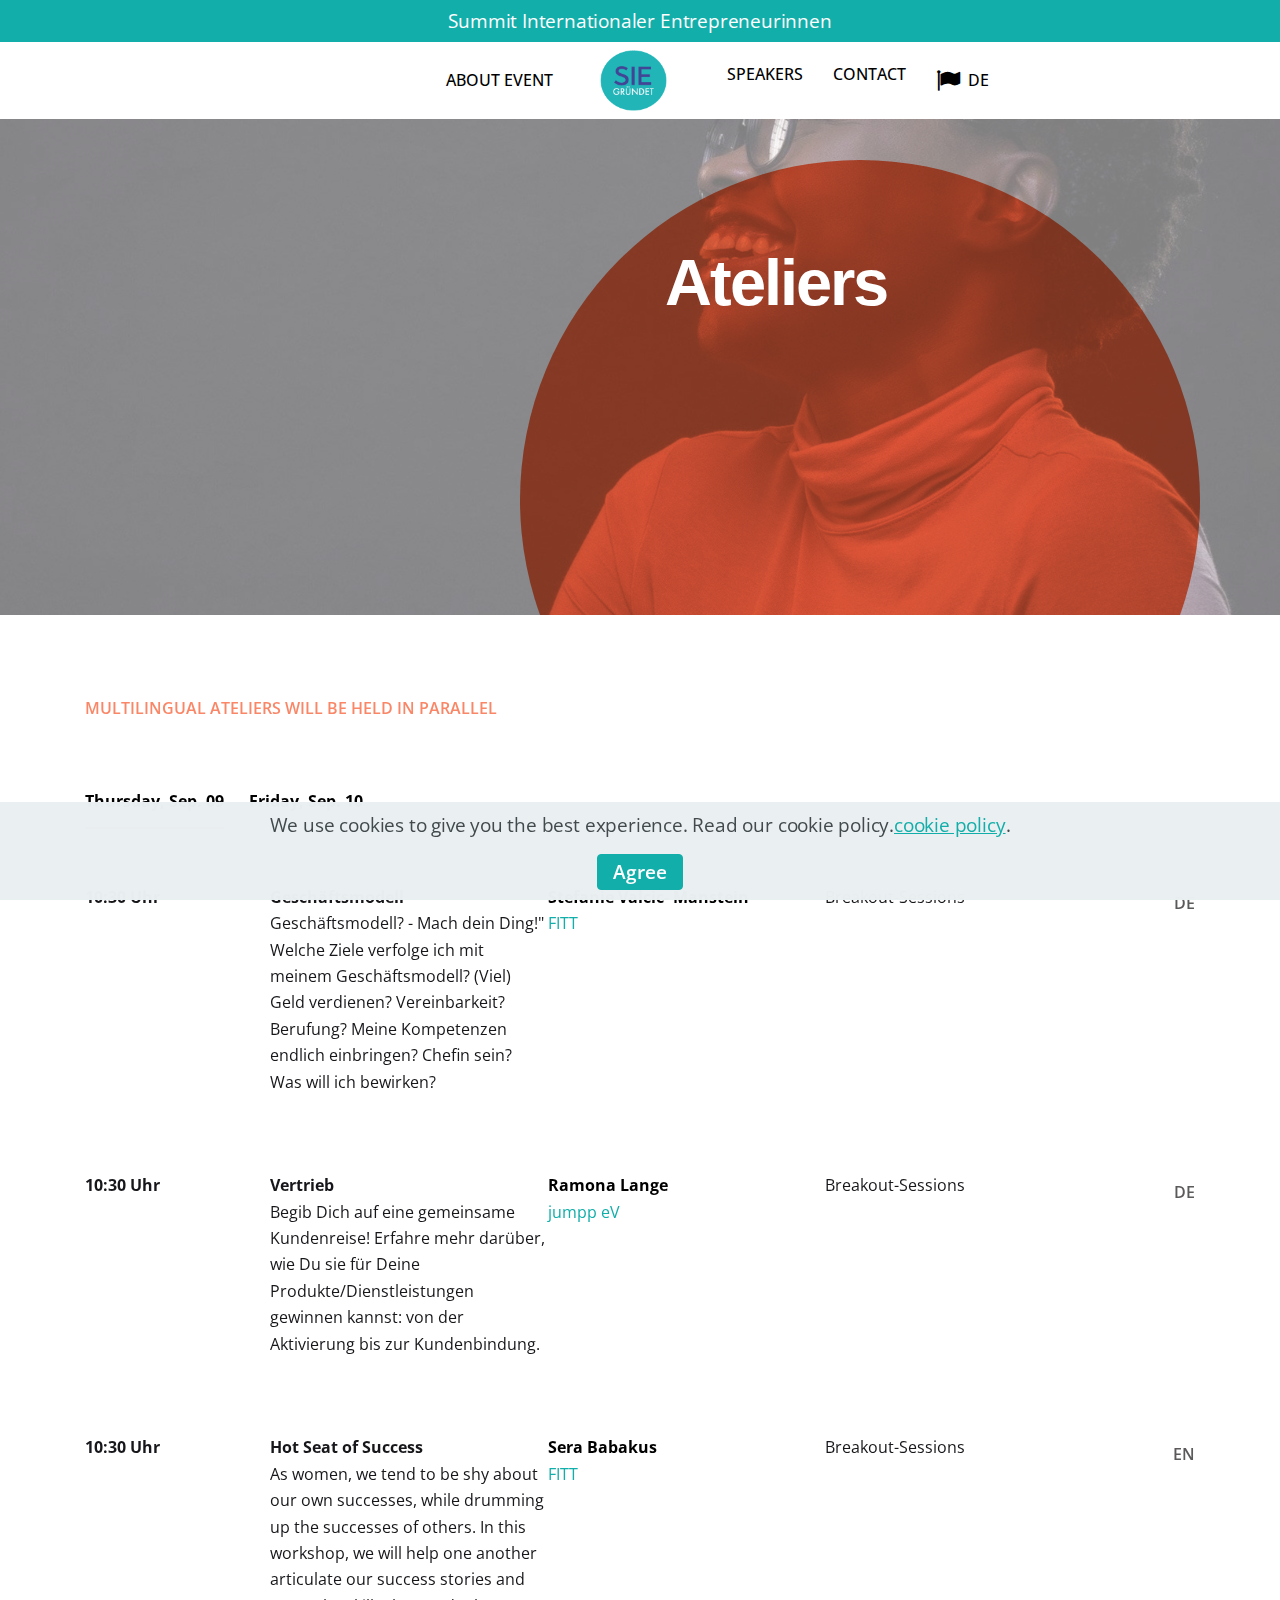
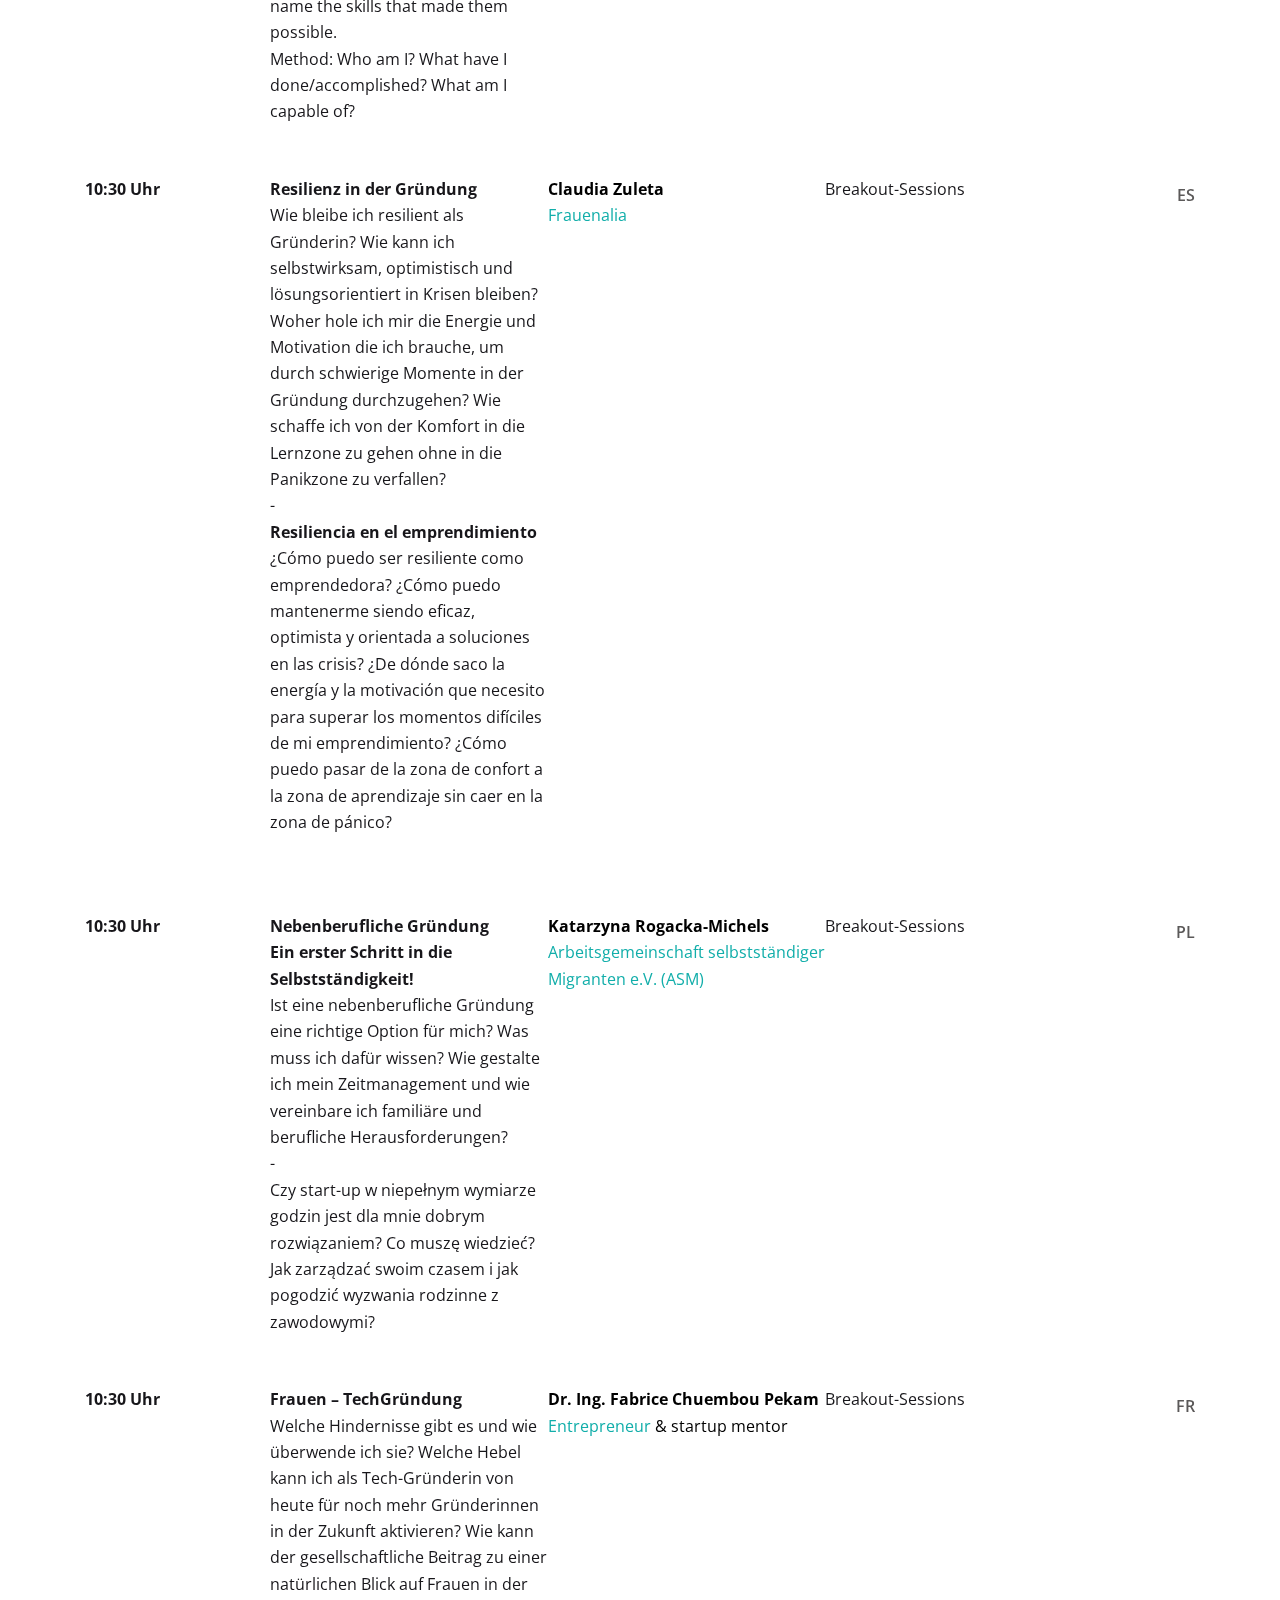
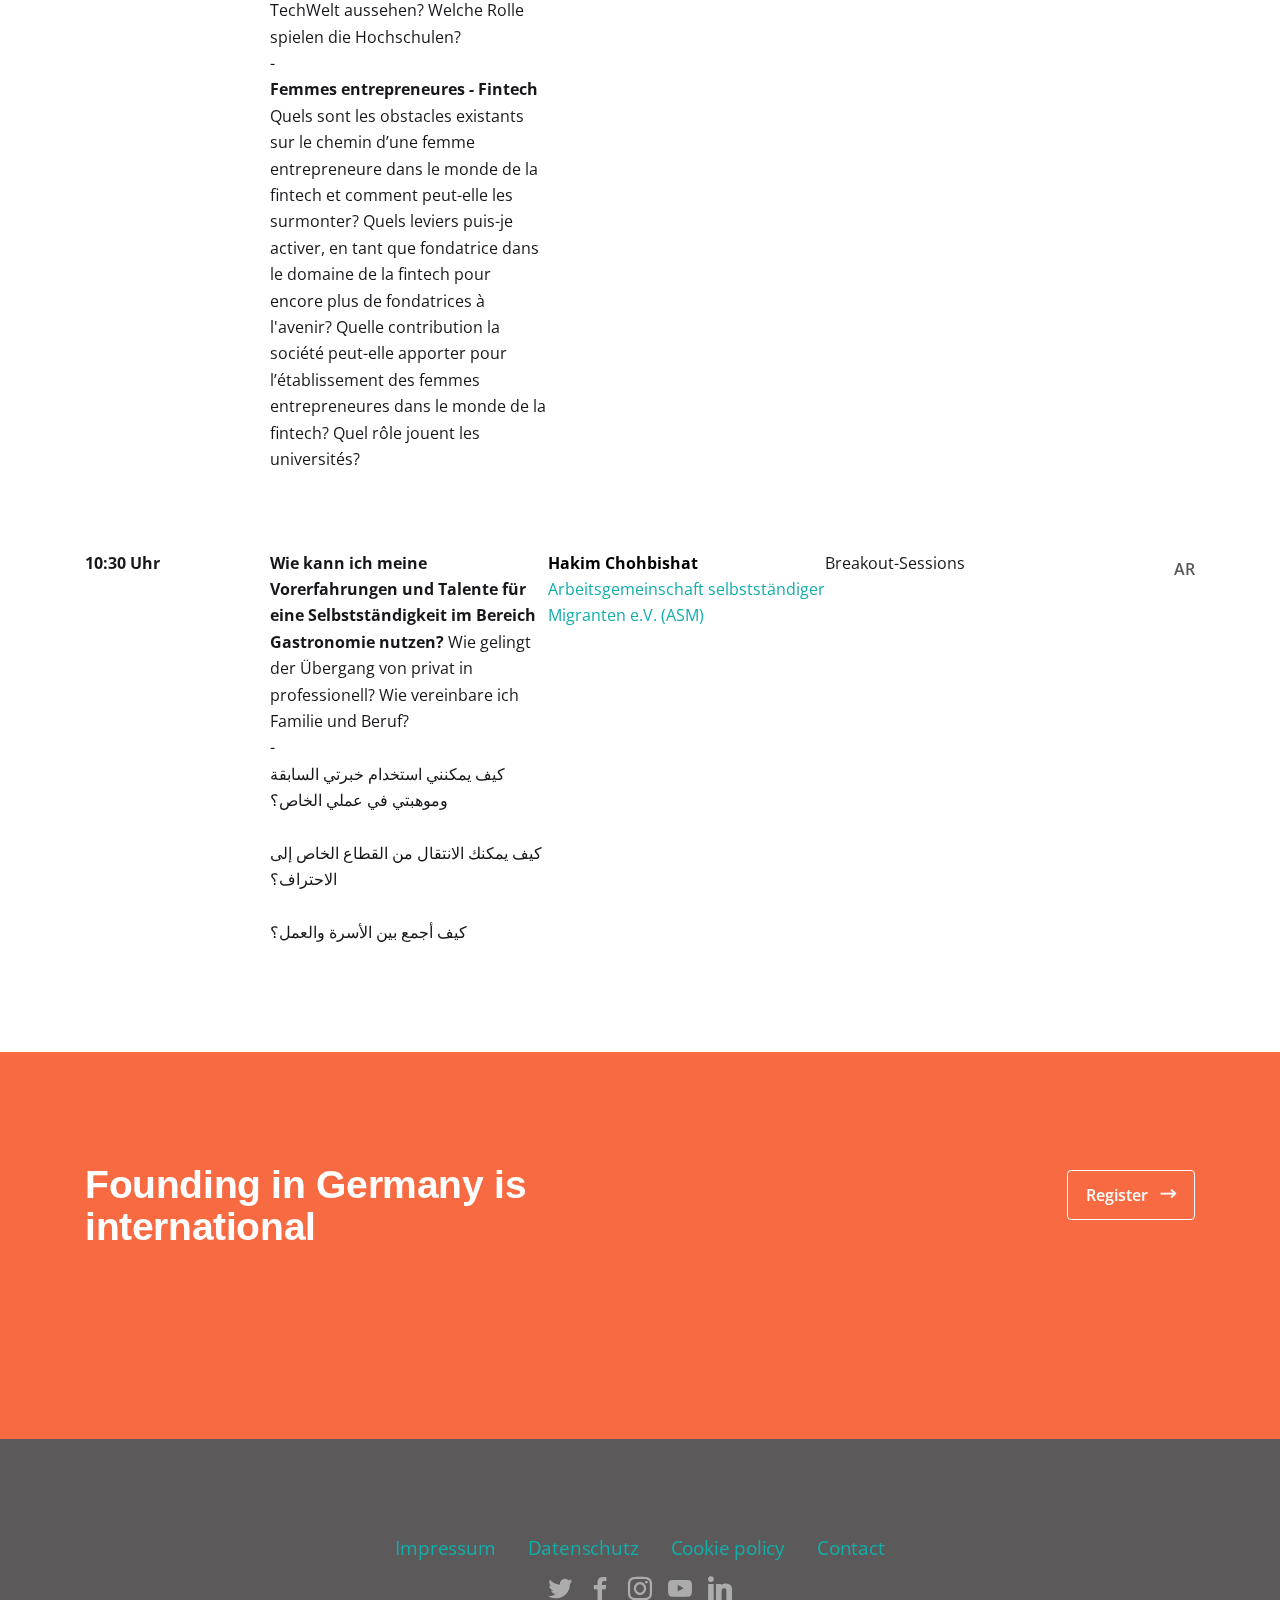
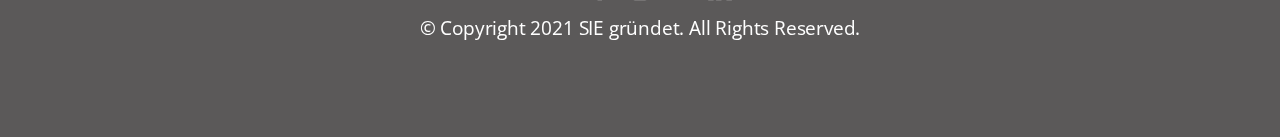
<file: ateliers.html>
<!DOCTYPE html>
<html  lang="en">
<head>
  
  <meta charset="UTF-8">
  <meta http-equiv="X-UA-Compatible" content="IE=edge">
  
  <meta name="twitter:card" content="summary_large_image"/>
  <meta name="twitter:image:src" content="">
  <meta property="og:image" content="">
  <meta name="twitter:title" content="Ateliers">
  <meta name="viewport" content="width=device-width, initial-scale=1, minimum-scale=1">
  <link rel="shortcut icon" href="assets/images/save-the-date-104x95.png" type="image/x-icon">
  <meta name="description" content="Summit: Multilingual ateliers will be held in parallel.">
  
  
  <title>Ateliers</title>
  <link rel="stylesheet" href="assets/web/assets/mobirise-icons2/mobirise2.css">
  <link rel="stylesheet" href="assets/web/assets/mobirise-icons/mobirise-icons.css">
  <link rel="stylesheet" href="assets/FontAwesome/css/font-awesome.css">
  <link rel="stylesheet" href="assets/tether/tether.min.css">
  <link rel="stylesheet" href="assets/bootstrap/css/bootstrap.min.css">
  <link rel="stylesheet" href="assets/bootstrap/css/bootstrap-grid.min.css">
  <link rel="stylesheet" href="assets/bootstrap/css/bootstrap-reboot.min.css">
  <link rel="stylesheet" href="assets/web/assets/gdpr-plugin/gdpr-styles.css">
  <link rel="stylesheet" href="assets/dropdown/css/style.css">
  <link rel="stylesheet" href="assets/socicon/css/styles.css">
  <link rel="stylesheet" href="assets/theme/css/style.css">
  <link rel="preload" href="https://fonts.googleapis.com/css?family=Arimo:400,500,600,700,400i,500i,600i,700i&display=swap" as="style" onload="this.onload=null;this.rel='stylesheet'">
  <noscript><link rel="stylesheet" href="https://fonts.googleapis.com/css?family=Arimo:400,500,600,700,400i,500i,600i,700i&display=swap"></noscript>
  <link rel="preload" href="https://fonts.googleapis.com/css?family=Open+Sans:300,300i,400,400i,600,600i,700,700i,800,800i&display=swap" as="style" onload="this.onload=null;this.rel='stylesheet'">
  <noscript><link rel="stylesheet" href="https://fonts.googleapis.com/css?family=Open+Sans:300,300i,400,400i,600,600i,700,700i,800,800i&display=swap"></noscript>
  <link rel="preload" as="style" href="assets/mobirise/css/mbr-additional.css"><link rel="stylesheet" href="assets/mobirise/css/mbr-additional.css" type="text/css">
  
  
  
  
</head>
<body>

<!-- Analytics -->
<!-- Global site tag (gtag.js) - Google Analytics -->
<script async src="https://www.googletagmanager.com/gtag/js?id=G-EM6WT77K1R"></script>
<script>
  window.dataLayer = window.dataLayer || [];
  function gtag(){dataLayer.push(arguments);}
  gtag('js', new Date());

  gtag('config', 'G-EM6WT77K1R');
</script>
<!-- /Analytics -->


  
  <section class="header4 conferencem4_header4 cid-sFRkcQe7KP" id="header4-3c">

    

    <div class="mbr-overlay" style="opacity: 0.5; background-color: rgb(255, 255, 255);">
    </div>

    <div class="container">
        <div class="row">
            <div class="col-lg-6 d-none d-lg-block"></div>
            <div class="col-lg-6 col-md-8 wrap text-white">
                <div class="title__block">
                    
                    <h1 class="mbr-section-title mbr-bold mbr-fonts-style display-1">Ateliers</h1>
                    <p class="mbr-text mbr-fonts-style display-4"></p>
                    
                </div>
            </div>
        </div>
    </div>
</section>

<section class="tabs2 conferencem4_tabs2 tabs cid-sFRk4gV3Re" id="tabs2-3b">
	

	

	<div class="container">
		<div class="row title__wrap">
			<div class="title__block col-sm-12">
				<h3 class="mbr-section-subtitle mbr-semibold mbr-fonts-style display-4">MULTILINGUAL ATELIERS WILL BE HELD IN PARALLEL</h3>
				
			</div>
			
		</div>
		<div class="media-container-row">
			<div class="col-12 col-md-12 plpr_0">
				<ul class="nav nav-tabs" role="tablist">
					<li class="nav-item"><a class="nav-link mbr-fonts-stye show active display-4" role="tab" data-toggle="tab" href="#tabs2-3b_tab0" aria-selected="true">Thursday, Sep. 09</a></li>
					<li class="nav-item"><a class="nav-link mbr-fonts-style show active display-4" role="tab" data-toggle="tab" href="#tabs2-3b_tab1" aria-selected="true">
							Friday, Sep. 10
						</a></li>
					
					
					
				</ul>
				<div class="tab-content">
					<div id="tab1" class="tab-pane in active" role="tabpanel">
						<div>
							
							
							
						<div class="row wrap">
								<div class="col-lg-2 plpr_0 align-items-stretch">
									<p class="text__time mbr-fonts-style display-4"><strong>10:30 Uhr</strong></p>

								</div>
								<div class="col-lg-3 plpr_0 align-items-stretch">
									<p class="mbr-text mbr-fonts-style display-4"><strong>Geschäftsmodell</strong><br>Geschäftsmodell? - Mach dein Ding!" Welche Ziele verfolge ich mit meinem Geschäftsmodell? (Viel) Geld verdienen? Vereinbarkeit? Berufung? Meine Kompetenzen endlich einbringen? Chefin sein? Was will ich bewirken?<strong><br></strong><br>
									</p>

								</div>
								<div class="col-lg-3 plpr_0 align-items-stretch">
									<p class="text__author mbr-fonts-style display-4"><strong>Stefanie Valcic- Manstein</strong><br><a href="http://www.fitt.de" class="text-primary" target="_blank">FITT</a>&nbsp;</p>

								</div>
								<div class="col-lg-2 plpr_0 align-items-stretch">
									<p class="text__hall mbr-fonts-style display-4">Breakout-Sessions </p>

								</div>
								<div class="col-lg-2 plpr_0 align-items-stretch btn__table">
									<div class="mbr-section-btn align-right"><a class="btn btn-sm btn-secondary-outline display-4" href="ateliers.html#callToAction1-3d">DE</a></div>
								</div>
							</div><div class="row wrap">
								<div class="col-lg-2 plpr_0 align-items-stretch">
									<p class="text__time mbr-fonts-style display-4"><strong>10:30 Uhr</strong><br></p>

								</div>
								<div class="col-lg-3 plpr_0 align-items-stretch">
									<p class="mbr-text mbr-fonts-style display-4"><strong>Vertrieb</strong><br>Begib Dich auf eine gemeinsame Kundenreise! Erfahre mehr darüber, wie Du sie für Deine Produkte/Dienstleistungen gewinnen kannst: von der Aktivierung bis zur Kundenbindung.<strong><br></strong><br></p>

								</div>
								<div class="col-lg-3 plpr_0 align-items-stretch">
									<p class="text__author mbr-fonts-style display-4"><strong>Ramona Lange<br></strong><a href="http://www.jumpp.de" class="text-primary" target="_blank">jumpp eV</a></p>

								</div>
								<div class="col-lg-2 plpr_0 align-items-stretch">
									<p class="text__hall mbr-fonts-style display-4">Breakout-Sessions </p>

								</div>
								<div class="col-lg-2 plpr_0 align-items-stretch btn__table">
									<div class="mbr-section-btn align-right"><a class="btn btn-sm btn-secondary-outline display-4" href="ateliers.html#callToAction1-3d">DE<br></a></div>
								</div>
							</div><div class="row wrap">
								<div class="col-lg-2 plpr_0 align-items-stretch">
									<p class="text__time mbr-fonts-style display-4"><strong>10:30 Uhr</strong><br></p>

								</div>
								<div class="col-lg-3 plpr_0 align-items-stretch">
									<p class="mbr-text mbr-fonts-style display-4"><strong>Hot Seat of Success<br></strong>As women, we tend to be shy about our own successes, while drumming up the successes of others. In this workshop, we will help one another articulate our success stories and name the skills that made them possible.<br>Method: Who am I? What have I done/accomplished? What am I capable of?&nbsp;<br></p>

								</div>
								<div class="col-lg-3 plpr_0 align-items-stretch">
									<p class="text__author mbr-fonts-style display-4"><strong>Sera Babakus</strong><br><a href="https://fitt.de" class="text-primary" target="_blank">FITT</a></p>

								</div>
								<div class="col-lg-2 plpr_0 align-items-stretch">
									<p class="text__hall mbr-fonts-style display-4">Breakout-Sessions </p>

								</div>
								<div class="col-lg-2 plpr_0 align-items-stretch btn__table">
									<div class="mbr-section-btn align-right"><a class="btn btn-sm btn-secondary-outline display-4" href="ateliers.html#callToAction1-3d">EN<br></a></div>
								</div>
							</div><div class="row wrap">
								<div class="col-lg-2 plpr_0 align-items-stretch">
									<p class="text__time mbr-fonts-style display-4"><strong>10:30 Uhr</strong><br></p>

								</div>
								<div class="col-lg-3 plpr_0 align-items-stretch">
									<p class="mbr-text mbr-fonts-style display-4"><strong>Resilienz in der Gründung</strong><br>Wie bleibe ich resilient als Gründerin? Wie kann ich selbstwirksam, optimistisch und lösungsorientiert in Krisen bleiben? Woher hole ich mir die Energie und Motivation die ich brauche, um durch schwierige Momente in der Gründung durchzugehen? Wie schaffe ich von der Komfort in die Lernzone zu gehen ohne in die Panikzone zu verfallen?
<br>
-<br><strong>Resiliencia en el emprendimiento&nbsp;<br></strong>¿Cómo puedo ser resiliente como emprendedora? ¿Cómo puedo mantenerme siendo eficaz, optimista y orientada a soluciones en las crisis? ¿De dónde saco la energía y la motivación que necesito para superar los momentos difíciles de mi emprendimiento? ¿Cómo puedo pasar de la zona de confort a la zona de aprendizaje sin caer en la zona de pánico?
<br><br></p>

								</div>
								<div class="col-lg-3 plpr_0 align-items-stretch">
									<p class="text__author mbr-fonts-style display-4"><strong>Claudia Zuleta</strong><br><a href="http://www.frauenalia.com" class="text-primary" target="_blank">Frauenalia&nbsp;</a></p>

								</div>
								<div class="col-lg-2 plpr_0 align-items-stretch">
									<p class="text__hall mbr-fonts-style display-4">Breakout-Sessions </p>

								</div>
								<div class="col-lg-2 plpr_0 align-items-stretch btn__table">
									<div class="mbr-section-btn align-right"><a class="btn btn-sm btn-secondary-outline display-4" href="ateliers.html#footer3-3a">ES<br></a></div>
								</div>
							</div><div class="row wrap">
								<div class="col-lg-2 plpr_0 align-items-stretch">
									<p class="text__time mbr-fonts-style display-4"><strong>10:30 Uhr</strong><br></p>

								</div>
								<div class="col-lg-3 plpr_0 align-items-stretch">
									<p class="mbr-text mbr-fonts-style display-4"><strong>Nebenberufliche Gründung</strong>&nbsp;<br><strong>Ein erster Schritt in die Selbstständigkeit!</strong><br>Ist eine nebenberufliche Gründung eine richtige Option für mich? Was muss ich dafür wissen?  Wie gestalte ich mein Zeitmanagement und wie vereinbare ich familiäre und berufliche Herausforderungen?
<br>
-<br>Czy start-up w niepełnym wymiarze godzin jest dla mnie dobrym rozwiązaniem? Co muszę wiedzieć?  Jak zarządzać swoim czasem i jak pogodzić wyzwania rodzinne z zawodowymi?&nbsp;<br></p>

								</div>
								<div class="col-lg-3 plpr_0 align-items-stretch">
									<p class="text__author mbr-fonts-style display-4"><strong>Katarzyna Rogacka-Michels</strong><br><a href="https://www.asm-hh.de/" class="text-primary" target="_blank">Arbeitsgemeinschaft selbstständiger Migranten e.V. (ASM)</a></p>

								</div>
								<div class="col-lg-2 plpr_0 align-items-stretch">
									<p class="text__hall mbr-fonts-style display-4">Breakout-Sessions </p>

								</div>
								<div class="col-lg-2 plpr_0 align-items-stretch btn__table">
									<div class="mbr-section-btn align-right"><a class="btn btn-sm btn-secondary-outline display-4" href="ateliers.html#callToAction1-3d">PL<br></a></div>
								</div>
							</div><div class="row wrap">
								<div class="col-lg-2 plpr_0 align-items-stretch">
									<p class="text__time mbr-fonts-style display-4"><strong>10:30 Uhr</strong><br></p>

								</div>
								<div class="col-lg-3 plpr_0 align-items-stretch">
									<p class="mbr-text mbr-fonts-style display-4"><strong>Frauen – TechGründung<br></strong>Welche Hindernisse gibt es und wie überwende ich sie? Welche Hebel kann ich als Tech-Gründerin von heute für noch mehr Gründerinnen in der Zukunft aktivieren? Wie kann der gesellschaftliche Beitrag zu einer natürlichen Blick auf Frauen in der TechWelt aussehen? Welche Rolle spielen die Hochschulen?
<br> 
-<br><strong>Femmes entrepreneures - Fintech
</strong><br>Quels sont les obstacles existants sur le chemin d’une femme entrepreneure dans le monde de la fintech et comment peut-elle les surmonter? Quels leviers puis-je activer, en tant que fondatrice dans le domaine de la fintech  pour encore plus de fondatrices à l'avenir? Quelle contribution la société peut-elle apporter pour l’établissement des femmes entrepreneures dans le monde de la fintech? Quel rôle jouent les universités? 
<br><br></p>

								</div>
								<div class="col-lg-3 plpr_0 align-items-stretch">
									<p class="text__author mbr-fonts-style display-4"><strong>Dr.&nbsp;Ing.&nbsp;Fabrice Chuembou Pekam</strong><br><a href="http://www.linkedin.com/in/dr-fabrice-chuembou-pekam-phd-619a4845/?originalSubdomain=de" class="text-primary" target="_blank">Entrepreneur</a>&nbsp;&amp; startup mentor</p>

								</div>
								<div class="col-lg-2 plpr_0 align-items-stretch">
									<p class="text__hall mbr-fonts-style display-4">Breakout-Sessions </p>

								</div>
								<div class="col-lg-2 plpr_0 align-items-stretch btn__table">
									<div class="mbr-section-btn align-right"><a class="btn btn-sm btn-secondary-outline display-4" href="ateliers.html#callToAction1-3d">FR<br></a></div>
								</div>
							</div><div class="row wrap">
								<div class="col-lg-2 plpr_0 align-items-stretch">
									<p class="text__time mbr-fonts-style display-4"><strong>10:30 Uhr</strong><br></p>

								</div>
								<div class="col-lg-3 plpr_0 align-items-stretch">
									<p class="mbr-text mbr-fonts-style display-4"><strong>Wie kann ich meine Vorerfahrungen und Talente für eine Selbstständigkeit im Bereich Gastronomie nutzen?</strong> Wie gelingt der Übergang von privat in professionell? Wie vereinbare ich Familie und Beruf?<br>-<br>كيف يمكنني استخدام خبرتي السابقة وموهبتي في عملي الخاص؟<br> <br>كيف يمكنك الانتقال من القطاع الخاص إلى الاحتراف؟<br> <br>كيف أجمع بين الأسرة والعمل؟<br></p>

								</div>
								<div class="col-lg-3 plpr_0 align-items-stretch">
									<p class="text__author mbr-fonts-style display-4"><strong>Hakim Chohbishat</strong><br><a href="https://www.asm-hh.de/" class="text-primary" target="_blank">Arbeitsgemeinschaft selbstständiger Migranten e.V. (ASM)</a><br></p>

								</div>
								<div class="col-lg-2 plpr_0 align-items-stretch">
									<p class="text__hall mbr-fonts-style display-4">Breakout-Sessions </p>

								</div>
								<div class="col-lg-2 plpr_0 align-items-stretch btn__table">
									<div class="mbr-section-btn align-right"><a class="btn btn-sm btn-secondary-outline display-4" href="ateliers.html#callToAction1-3d">AR<br></a></div>
								</div>
							</div></div>
					</div>

					<div id="tab2" class="tab-pane" role="tabpanel">
						<div>
							
						<div class="row wrap">
								<div class="col-lg-2 plpr_0 align-items-stretch">
									<p class="text__time mbr-fonts-style display-4"><strong>15:00 Uhr</strong></p>

								</div>
								<div class="col-lg-3 plpr_0 align-items-stretch">
									<p class="mbr-text mbr-fonts-style display-4"><strong>Personal Branding</strong><br><strong>   </strong>DU bist die Marke! Du erhälts Impulse sowie Anregungen , wie Du Deine Personen-Marke aufbauen kannst. Praxiswissen und Tipps unterstützen Dich außerdem dabei, wie Du Dich  am Markt positionieren können.<br></p>

								</div>
								<div class="col-lg-3 plpr_0 align-items-stretch">
									<p class="text__author mbr-fonts-style display-4"><strong>Ramona Lange<br></strong><a href="http://www.jumpp.de" class="text-primary" target="_blank">jumpp eV</a><br></p>

								</div>
								<div class="col-lg-2 plpr_0 align-items-stretch">
									<p class="text__hall mbr-fonts-style display-4">Breakout-Sessions</p>

								</div>
								<div class="col-lg-2 plpr_0 align-items-stretch btn__table">
									<div class="mbr-section-btn align-right"><a class="btn btn-sm btn-secondary-outline display-4" href="ateliers.html#callToAction1-3d">DE</a></div>
								</div>
							</div><div class="row wrap">
								<div class="col-lg-2 plpr_0 align-items-stretch">
									<p class="text__time mbr-fonts-style display-4"><strong>15:00 Uhr</strong></p>

								</div>
								<div class="col-lg-3 plpr_0 align-items-stretch">
									<p class="mbr-text mbr-fonts-style display-4"><strong>Gründen mit Purpose</strong><br><strong>  </strong>Der Purpose Deines Unternehmens  ist nicht etwas "Esoterisches", sondern ein Schlüsselelement für den Erfolg Deiner Gründung. Kennst Du das Warum, das Wie und das Was Deines Unternehmens? Wenn Du daran zweifelst, kannst Du hier einige Antworten finden!<br> 
-<br>El propósito de tu empresa no es algo “esotérico” sino un elemento clave en el éxito de la misma. ¿Tienes claro cuál es el porqué, el cómo y el qué de tu negocio? Si tienes dudas al respecto, ¡aquí encontrarás  algunas respuestas!<br></p>

								</div>
								<div class="col-lg-3 plpr_0 align-items-stretch">
									<p class="text__author mbr-fonts-style display-4"><strong>Begoña de la Marta</strong><br><a href="http://www.frauenalia.com" class="text-primary" target="_blank">Frauenalia</a></p>

								</div>
								<div class="col-lg-2 plpr_0 align-items-stretch">
									<p class="text__hall mbr-fonts-style display-4">Breakout-Sessions</p>

								</div>
								<div class="col-lg-2 plpr_0 align-items-stretch btn__table">
									<div class="mbr-section-btn align-right"><a class="btn btn-sm btn-secondary-outline display-4" href="ateliers.html#callToAction1-3d">ES</a></div>
								</div>
							</div><div class="row wrap">
								<div class="col-lg-2 plpr_0 align-items-stretch">
									<p class="text__time mbr-fonts-style display-4"><strong>15:00 Uhr</strong></p>

								</div>
								<div class="col-lg-3 plpr_0 align-items-stretch">
									<p class="mbr-text mbr-fonts-style display-4"><strong>Gründundsformen und Gründungsformalitäten in Deutschland</strong><br>In dem polnischsprachigen Atelier werden wir uns kurz über dem Thema, welche Unternehmensformen es in Deutschland gibt, worin unterscheiden sie sich voneinander und welche Form die richtige für mein Unternehmen ist, unterhalten. Des Weiteren werden die wichtigsten und gängigsten Gründungsformalitäten besprochen.<br>-<br>W polskojęzycznym Atelier porozmawiamy pokrótce o rodzajach firm, które istnieją w Niemczech, czym się one od siebie różnią i jaka forma jest właściwa dla mojej firmy. Ponadto omawiane będą najważniejsze i najczęściej występujące formalności przy zakładaniu firmy.</p>

								</div>
								<div class="col-lg-3 plpr_0 align-items-stretch">
									<p class="text__author mbr-fonts-style display-4"><strong>Ela Barwinska- Hohenberg</strong><br><a href="https://socialimpact.eu" class="text-primary" target="_blank">Social Impact</a>&nbsp;</p>

								</div>
								<div class="col-lg-2 plpr_0 align-items-stretch">
									<p class="text__hall mbr-fonts-style display-4">Breakout-Sessions</p>

								</div>
								<div class="col-lg-2 plpr_0 align-items-stretch btn__table">
									<div class="mbr-section-btn align-right"><a class="btn btn-sm btn-secondary-outline display-4" href="ateliers.html#callToAction1-3d">PL</a></div>
								</div>
							</div><div class="row wrap">
								<div class="col-lg-2 plpr_0 align-items-stretch">
									<p class="text__time mbr-fonts-style display-4"><strong>15:00 Uhr</strong></p>

								</div>
								<div class="col-lg-3 plpr_0 align-items-stretch">
									<p class="mbr-text mbr-fonts-style display-4"><strong>Ab morgen bin ich eigene Chefin! Aber habe ich an alles gedacht?</strong><br>Ein Überblick über die wichtigsten Themen und Entscheidungen bei der Gründung eigenen Unternehmens. Dabei gehen wir insbesondere auf die Berechnung Ihres Unternehmerinnen-Verdientes ein.<br>-<br>«С завтрашнего дня я сама себе хозяйка! Но всё ли я продумала?"<br>Обзор наиболее важных вопросов и решений при открытии собственной компании. При этом мы уделяем особое внимание расчёту вашего предпринимательского дохода.</p>

								</div>
								<div class="col-lg-3 plpr_0 align-items-stretch">
									<p class="text__author mbr-fonts-style display-4"><strong>Julia Plotz</strong><strong><br></strong><a href="https://socialimpact.eu" class="text-primary" target="_blank">Social Impact</a></p>

								</div>
								<div class="col-lg-2 plpr_0 align-items-stretch">
									<p class="text__hall mbr-fonts-style display-4">Breakout-Sessions</p>

								</div>
								<div class="col-lg-2 plpr_0 align-items-stretch btn__table">
									<div class="mbr-section-btn align-right"><a class="btn btn-sm btn-secondary-outline display-4" href="ateliers.html#callToAction1-3d">RU</a></div>
								</div>
							</div><div class="row wrap">
								<div class="col-lg-2 plpr_0 align-items-stretch">
									<p class="text__time mbr-fonts-style display-4"><strong>15:00 Uhr</strong></p>

								</div>
								<div class="col-lg-3 plpr_0 align-items-stretch">
									<p class="mbr-text mbr-fonts-style display-4"><strong>Kleine Kredite für großartige Ideen - Mikrokredite als Alternative zur klassischen Bankenfinanzierung</strong><br>Erfahre wie die Mikrokreditfonds Deutschland und dessen Finanzierungsmöglichkeiten in Deutschland funktioniert. Vielleicht eine Finanzierungsoption für Deine Gründung bzw. Unternehmen! <br></p>

								</div>
								<div class="col-lg-3 plpr_0 align-items-stretch">
									<p class="text__author mbr-fonts-style display-4"><strong>Karin Silvestri<br></strong><a href="https://prosocialbusiness.de" class="text-primary" target="_blank">Pro Social Business e.V.</a></p>

								</div>
								<div class="col-lg-2 plpr_0 align-items-stretch">
									<p class="text__hall mbr-fonts-style display-4">Breakout-Sessions</p>

								</div>
								<div class="col-lg-2 plpr_0 align-items-stretch btn__table">
									<div class="mbr-section-btn align-right"><a class="btn btn-sm btn-secondary-outline display-4" href="ateliers.html#callToAction1-3d">DE</a></div>
								</div>
							</div><div class="row wrap">
								<div class="col-lg-2 plpr_0 align-items-stretch">
									<p class="text__time mbr-fonts-style display-4"><strong>15:00 Uhr</strong></p>

								</div>
								<div class="col-lg-3 plpr_0 align-items-stretch">
									<p class="mbr-text mbr-fonts-style display-4"><strong>Social</strong> <strong>Entrepreneurship</strong><br>A real case: Smart - a new cooperative social economy model for self-employed workers in Germany.<br></p>

								</div>
								<div class="col-lg-3 plpr_0 align-items-stretch">
									<p class="text__author mbr-fonts-style display-4"><strong>Alicja Möltner<br></strong>Co-CEO and Member of Board&nbsp;<a href="http://www.smart-de.org" class="text-primary" target="_blank">SMartDe eG</a> – Genossenschaft für Selbständige&nbsp;</p>

								</div>
								<div class="col-lg-2 plpr_0 align-items-stretch">
									<p class="text__hall mbr-fonts-style display-4">Breakout-Sessions</p>

								</div>
								<div class="col-lg-2 plpr_0 align-items-stretch btn__table">
									<div class="mbr-section-btn align-right"><a class="btn btn-sm btn-secondary-outline display-4" href="ateliers.html#callToAction1-3d">EN</a></div>
								</div>
							</div></div>
					</div>



					



					


					
				</div>
			</div>
		</div>
	</div>
</section>

<section class="callToAction1 conferencem4_callToAction1 cid-sFRlzTfKq4" id="callToAction1-3d">

	

	

	<div class="container">
		<div class="row">
			<div class="content__block text-white col-md-7">
				<h2 class="mbr-section-title mbr-bold mbr-fonts-style display-5">Founding in Germany is international</h2>
				
			</div>
			<div class="col-md-5">
				<div class="mbr-section-btn align-right"><a class="btn btn-white-outline display-4" href="https://live.sie-gruendet.de">Register<span class="mobi-mbri mobi-mbri-right mbr-bold mbr-iconfont mbr-iconfont-btn"></span></a></div>
			</div>
		</div>
	</div>
</section>

<section class="menu popup-btn-cards menu03 photom4_menu03 cid-sAReU8AZbi" once="menu" id="menu03-39">

    


    <nav class="navbar navbar-dropdown navbar-fixed-top navbar-expand-lg">
        <div class="mbr-overlay" style="opacity: 1;"></div>

        <a class="full-link">
            </a><div class="menu-top card-wrapper mbr-fonts-style mbr-white display-7"><a class="full-link" href="{{linkValue}}"></a><a href="index.html" class="text-white">Summit Internationaler Entrepreneurinnen</a></div>
        
        <div class="collapse navbar-collapse" id="navbarSupportedContent">

            <div class="left-menu">
                <ul class="navbar-nav nav-dropdown" data-app-modern-menu="true"><li class="nav-item">
                        <a class="nav-link link text-black text-primary display-4" href="index.html#content5-d">
                            ABOUT EVENT</a>
                    </li></ul>
            </div>

            <div class="brand-container">
                <div class="navbar-brand">
                    <span class="navbar-logo">
                        <a href="index.html">
                            <img src="assets/images/save-the-date-104x95.png" alt="Sie grundet" style="height: 3.8rem;">
                        </a>
                    </span>
                    
                </div>
            </div>

            <div class="right-menu">
                <ul class="navbar-nav nav-dropdown" data-app-modern-menu="true"><li class="nav-item">
                        <a class="nav-link link text-black text-primary display-4" href="index.html#team2-2s">SPEAKERS</a>
                    </li><li class="nav-item"><a class="nav-link link text-black text-primary display-4" href="mailto:info@sie-gruendet.de">
                            CONTACT</a></li>
                    <li class="nav-item">
                        <a class="nav-link link text-black text-primary display-4" href="https://www.sie-gruendet.de/de"><span class="fa fa-flag mbr-iconfont mbr-iconfont-btn"></span>DE</a>
                    </li></ul>
            </div>
        </div>

        <button class="navbar-toggler" type="button" data-toggle="collapse" data-target="#navbarSupportedContent" aria-controls="navbarNavAltMarkup" aria-expanded="false" aria-label="Toggle navigation">
            <div class="hamburger">
                <span></span>
                <span></span>
                <span></span>
                <span></span>
            </div>
        </button>
    </nav>
</section>

<section class="footer3 cid-sBLlxgPQ8p" once="footers" id="footer3-3a">

    

    

    <div class="container">
        <div class="media-container-row align-center mbr-white">
            <div class="row row-links">
                <ul class="foot-menu">
                    
                    
                    
                    
                    
                <li class="foot-menu-item mbr-fonts-style display-7"><a href="impressum.html" class="text-primary">Impressum</a></li><li class="foot-menu-item mbr-fonts-style display-7">
                        <a class="text-white text-primary" href="datenschutzerklarung.html" target="_blank"></a><a href="datenschutzerklarung.html" class="text-primary" target="_blank">Datenschutz
                    </a></li><li class="foot-menu-item mbr-fonts-style display-7"><p><a href="cookies-policy.html" class="text-primary"></a><a href="cookies-policy.html" class="text-primary">Cookie policy</a></p></li><li class="foot-menu-item mbr-fonts-style display-7"><a href="mailto:info@sie-gruendet.de" class="text-primary">Contact</a></li></ul>
            </div>
            <div class="row social-row">
                <div class="social-list align-right pb-2">
                    
                    
                    
                    
                    
                    
                <div class="soc-item">
                        <a href="https://twitter.com/SGrundet" target="_blank">
                            <span class="mbr-iconfont mbr-iconfont-social socicon-twitter socicon"></span>
                        </a>
                    </div><div class="soc-item">
                        <a href="https://www.facebook.com/siegruendet" target="_blank">
                            <span class="mbr-iconfont mbr-iconfont-social socicon-facebook socicon"></span>
                        </a>
                    </div><div class="soc-item">
                        <a href="https://www.instagram.com/sie.gruendet/" target="_blank">
                            <span class="mbr-iconfont mbr-iconfont-social socicon-instagram socicon"></span>
                        </a>
                    </div><div class="soc-item">
                        <a href="https://www.youtube.com/watch?v=8yL_RlNDDmE" target="_blank">
                            <span class="mbr-iconfont mbr-iconfont-social socicon-youtube socicon"></span>
                        </a>
                    </div><div class="soc-item">
                        <a href="http:////www.linkedin.com/company/sie-gruendet" target="_blank">
                            <span class="mbr-iconfont mbr-iconfont-social socicon-linkedin socicon"></span>
                        </a>
                    </div></div>
            </div>
            <div class="row row-copirayt">
                <p class="mbr-text mb-0 mbr-fonts-style mbr-white align-center display-7">
                    © Copyright 2021 SIE gründet. All Rights Reserved.
                </p>
            </div>
        </div>
    </div>
</section>


<script src="assets/web/assets/jquery/jquery.min.js"></script>
  <script src="assets/popper/popper.min.js"></script>
  <script src="assets/tether/tether.min.js"></script>
  <script src="assets/bootstrap/js/bootstrap.min.js"></script>
  <script src="assets/web/assets/cookies-alert-plugin/cookies-alert-core.js"></script>
  <script src="assets/web/assets/cookies-alert-plugin/cookies-alert-script.js"></script>
  <script src="assets/smoothscroll/smooth-scroll.js"></script>
  <script src="assets/playervimeo/vimeo_player.js"></script>
  <script src="assets/mbr-tabs/mbr-tabs.js"></script>
  <script src="assets/dropdown/js/nav-dropdown.js"></script>
  <script src="assets/dropdown/js/navbar-dropdown.js"></script>
  <script src="assets/touchswipe/jquery.touch-swipe.min.js"></script>
  <script src="assets/theme/js/script.js"></script>
  
  
  
<input name="cookieData" type="hidden" data-cookie-customDialogSelector='null' data-cookie-colorText='#424a4d' data-cookie-colorBg='rgba(234, 239, 241, 0.99)' data-cookie-textButton='Agree' data-cookie-colorButton='' data-cookie-colorLink='#12aeaa' data-cookie-underlineLink='true' data-cookie-text="We use cookies to give you the best experience. Read our cookie policy.<a href='cookies-policy.html'>cookie policy</a>.">
  </body>
</html>
</file>
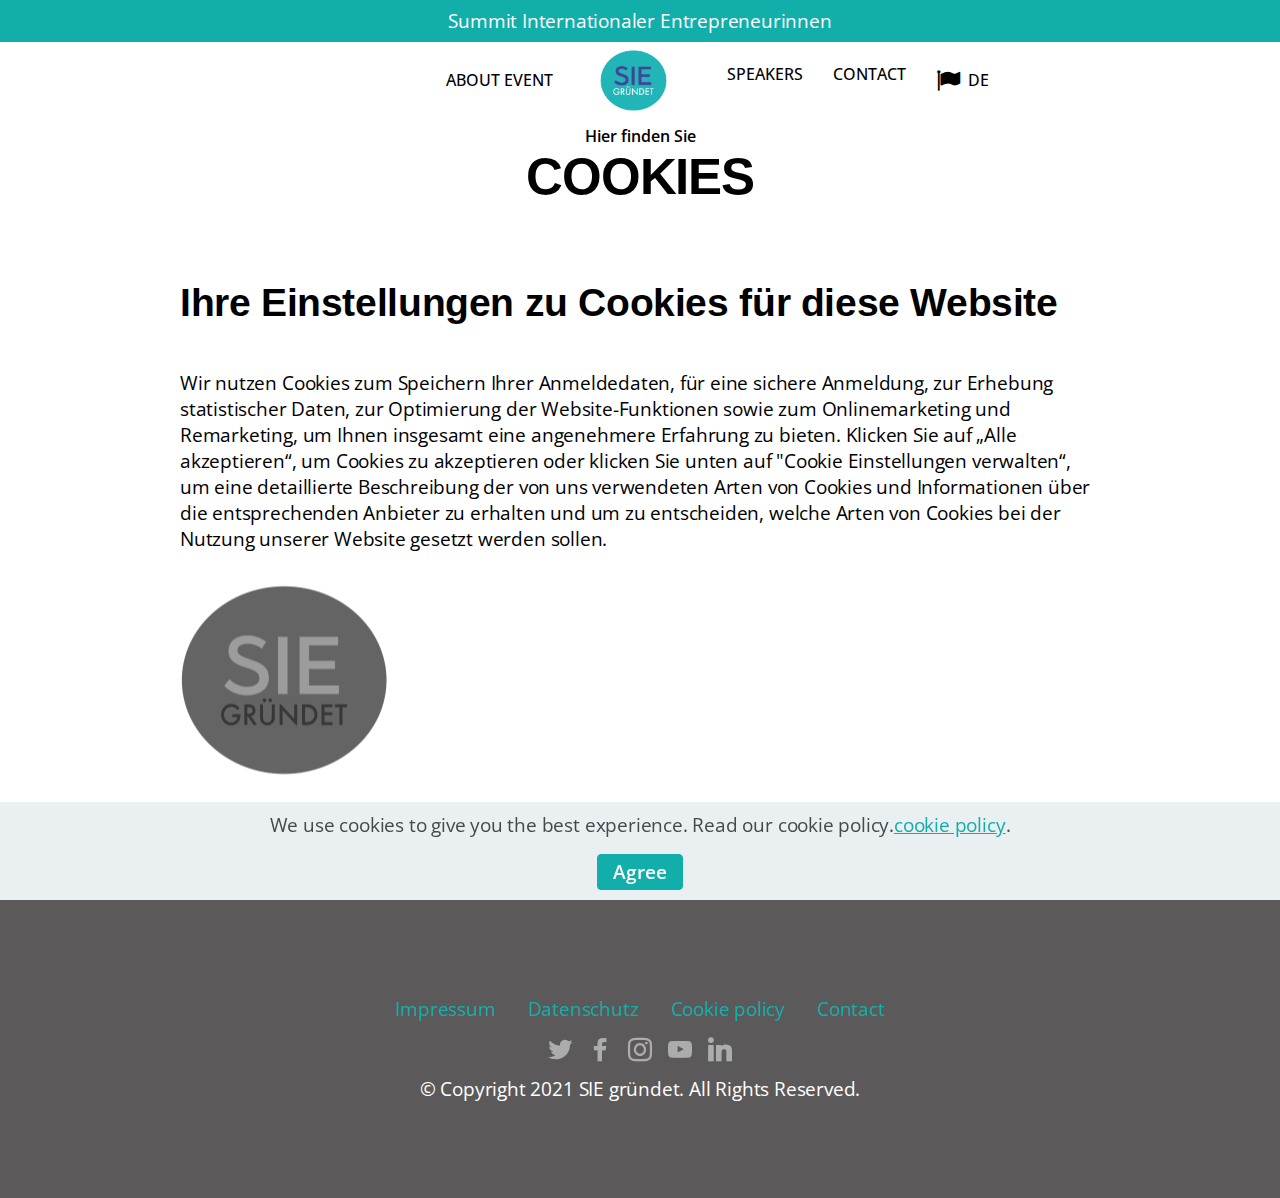
<file: cookies-policy.html>
<!DOCTYPE html>
<html  lang="en">
<head>
  
  <meta charset="UTF-8">
  <meta http-equiv="X-UA-Compatible" content="IE=edge">
  
  <meta name="twitter:card" content="summary_large_image"/>
  <meta name="twitter:image:src" content="assets/images/cookies-policy-meta.png">
  <meta property="og:image" content="assets/images/cookies-policy-meta.png">
  <meta name="twitter:title" content="Cookies policy">
  <meta name="viewport" content="width=device-width, initial-scale=1, minimum-scale=1">
  <link rel="shortcut icon" href="assets/images/save-the-date-104x95.png" type="image/x-icon">
  <meta name="description" content="Ihre Einstellungen zu Cookies für diese Website">
  
  
  <title>Cookies policy</title>
  <link rel="stylesheet" href="assets/FontAwesome/css/font-awesome.css">
  <link rel="stylesheet" href="assets/tether/tether.min.css">
  <link rel="stylesheet" href="assets/bootstrap/css/bootstrap.min.css">
  <link rel="stylesheet" href="assets/bootstrap/css/bootstrap-grid.min.css">
  <link rel="stylesheet" href="assets/bootstrap/css/bootstrap-reboot.min.css">
  <link rel="stylesheet" href="assets/web/assets/gdpr-plugin/gdpr-styles.css">
  <link rel="stylesheet" href="assets/dropdown/css/style.css">
  <link rel="stylesheet" href="assets/socicon/css/styles.css">
  <link rel="stylesheet" href="assets/theme/css/style.css">
  <link rel="preload" href="https://fonts.googleapis.com/css?family=Arimo:400,500,600,700,400i,500i,600i,700i&display=swap" as="style" onload="this.onload=null;this.rel='stylesheet'">
  <noscript><link rel="stylesheet" href="https://fonts.googleapis.com/css?family=Arimo:400,500,600,700,400i,500i,600i,700i&display=swap"></noscript>
  <link rel="preload" href="https://fonts.googleapis.com/css?family=Open+Sans:300,300i,400,400i,600,600i,700,700i,800,800i&display=swap" as="style" onload="this.onload=null;this.rel='stylesheet'">
  <noscript><link rel="stylesheet" href="https://fonts.googleapis.com/css?family=Open+Sans:300,300i,400,400i,600,600i,700,700i,800,800i&display=swap"></noscript>
  <link rel="preload" as="style" href="assets/mobirise/css/mbr-additional.css"><link rel="stylesheet" href="assets/mobirise/css/mbr-additional.css" type="text/css">
  
  
  
  
</head>
<body>

<!-- Analytics -->
<!-- Global site tag (gtag.js) - Google Analytics -->
<script async src="https://www.googletagmanager.com/gtag/js?id=G-EM6WT77K1R"></script>
<script>
  window.dataLayer = window.dataLayer || [];
  function gtag(){dataLayer.push(arguments);}
  gtag('js', new Date());

  gtag('config', 'G-EM6WT77K1R');
</script>
<!-- /Analytics -->


  
  <section class="menu popup-btn-cards menu03 photom4_menu03 cid-sAReU8AZbi" once="menu" id="menu03-1r">

    


    <nav class="navbar navbar-dropdown navbar-fixed-top navbar-expand-lg">
        <div class="mbr-overlay" style="opacity: 1;"></div>

        <a class="full-link">
            </a><div class="menu-top card-wrapper mbr-fonts-style mbr-white display-7"><a class="full-link" href="{{linkValue}}"></a><a href="index.html" class="text-white">Summit Internationaler Entrepreneurinnen</a></div>
        
        <div class="collapse navbar-collapse" id="navbarSupportedContent">

            <div class="left-menu">
                <ul class="navbar-nav nav-dropdown" data-app-modern-menu="true"><li class="nav-item">
                        <a class="nav-link link text-black text-primary display-4" href="index.html#content5-d">
                            ABOUT EVENT</a>
                    </li></ul>
            </div>

            <div class="brand-container">
                <div class="navbar-brand">
                    <span class="navbar-logo">
                        <a href="index.html">
                            <img src="assets/images/save-the-date-104x95.png" alt="Sie grundet" style="height: 3.8rem;">
                        </a>
                    </span>
                    
                </div>
            </div>

            <div class="right-menu">
                <ul class="navbar-nav nav-dropdown" data-app-modern-menu="true"><li class="nav-item">
                        <a class="nav-link link text-black text-primary display-4" href="index.html#team2-2s">SPEAKERS</a>
                    </li><li class="nav-item"><a class="nav-link link text-black text-primary display-4" href="mailto:info@sie-gruendet.de">
                            CONTACT</a></li>
                    <li class="nav-item">
                        <a class="nav-link link text-black text-primary display-4" href="https://www.sie-gruendet.de/de"><span class="fa fa-flag mbr-iconfont mbr-iconfont-btn"></span>DE</a>
                    </li></ul>
            </div>
        </div>

        <button class="navbar-toggler" type="button" data-toggle="collapse" data-target="#navbarSupportedContent" aria-controls="navbarNavAltMarkup" aria-expanded="false" aria-label="Toggle navigation">
            <div class="hamburger">
                <span></span>
                <span></span>
                <span></span>
                <span></span>
            </div>
        </button>
    </nav>
</section>

<section class="content3 cid-sB91a27O84 mbr-fullscreen" id="content3-1t">

    

    

    <div class="container">
        <div class="row justify-content-center">
            <div class="mbr-black col-md-12 col-lg-10">
                <div class="title-align align-center">
                    <h3 class="mbr-section-subtitle mbr-semibold align-center mbr-light mbr-fonts-style display-4">Hier finden Sie</h3>
                </div>
                <h1 class="mbr-section-title align-center mbr-bold pb-5 mbr-fonts-style display-2">COOKIES</h1>
                <h2 class="mbr-section-title align-left mbr-bold pb-3 mbr-fonts-style display-5">Ihre Einstellungen zu Cookies für diese Website</h2>
                <p class="mbr-text pb-3 align-left mbr-fonts-style display-7">Wir nutzen Cookies zum Speichern Ihrer Anmeldedaten, für eine sichere Anmeldung, zur Erhebung statistischer Daten, zur Optimierung der Website-Funktionen sowie zum Onlinemarketing und Remarketing, um Ihnen insgesamt eine angenehmere Erfahrung zu bieten. Klicken Sie auf „Alle akzeptieren“, um Cookies zu akzeptieren oder klicken Sie unten auf "Cookie Einstellungen verwalten“, um eine detaillierte Beschreibung der von uns verwendeten Arten von Cookies und Informationen über die entsprechenden Anbieter zu erhalten und um zu entscheiden, welche Arten von Cookies bei der Nutzung unserer Website gesetzt werden sollen.</p>

                <div class="img-align align-center">
                    <img class="signature" src="assets/images/sie-gruenden-no-margen-gris-208x193.png" alt="Arahal al día">
                </div>

            </div>
        </div>
    </div>
</section>

<section class="footer3 cid-sBLlxgPQ8p" once="footers" id="footer3-2c">

    

    

    <div class="container">
        <div class="media-container-row align-center mbr-white">
            <div class="row row-links">
                <ul class="foot-menu">
                    
                    
                    
                    
                    
                <li class="foot-menu-item mbr-fonts-style display-7"><a href="impressum.html" class="text-primary">Impressum</a></li><li class="foot-menu-item mbr-fonts-style display-7">
                        <a class="text-white text-primary" href="datenschutzerklarung.html" target="_blank"></a><a href="datenschutzerklarung.html" class="text-primary" target="_blank">Datenschutz
                    </a></li><li class="foot-menu-item mbr-fonts-style display-7"><p><a href="cookies-policy.html" class="text-primary"></a><a href="cookies-policy.html" class="text-primary">Cookie policy</a></p></li><li class="foot-menu-item mbr-fonts-style display-7"><a href="mailto:info@sie-gruendet.de" class="text-primary">Contact</a></li></ul>
            </div>
            <div class="row social-row">
                <div class="social-list align-right pb-2">
                    
                    
                    
                    
                    
                    
                <div class="soc-item">
                        <a href="https://twitter.com/SGrundet" target="_blank">
                            <span class="mbr-iconfont mbr-iconfont-social socicon-twitter socicon"></span>
                        </a>
                    </div><div class="soc-item">
                        <a href="https://www.facebook.com/siegruendet" target="_blank">
                            <span class="mbr-iconfont mbr-iconfont-social socicon-facebook socicon"></span>
                        </a>
                    </div><div class="soc-item">
                        <a href="https://www.instagram.com/sie.gruendet/" target="_blank">
                            <span class="mbr-iconfont mbr-iconfont-social socicon-instagram socicon"></span>
                        </a>
                    </div><div class="soc-item">
                        <a href="https://www.youtube.com/watch?v=8yL_RlNDDmE" target="_blank">
                            <span class="mbr-iconfont mbr-iconfont-social socicon-youtube socicon"></span>
                        </a>
                    </div><div class="soc-item">
                        <a href="http:////www.linkedin.com/company/sie-gruendet" target="_blank">
                            <span class="mbr-iconfont mbr-iconfont-social socicon-linkedin socicon"></span>
                        </a>
                    </div></div>
            </div>
            <div class="row row-copirayt">
                <p class="mbr-text mb-0 mbr-fonts-style mbr-white align-center display-7">
                    © Copyright 2021 SIE gründet. All Rights Reserved.
                </p>
            </div>
        </div>
    </div>
</section>


<script src="assets/web/assets/jquery/jquery.min.js"></script>
  <script src="assets/popper/popper.min.js"></script>
  <script src="assets/tether/tether.min.js"></script>
  <script src="assets/bootstrap/js/bootstrap.min.js"></script>
  <script src="assets/web/assets/cookies-alert-plugin/cookies-alert-core.js"></script>
  <script src="assets/web/assets/cookies-alert-plugin/cookies-alert-script.js"></script>
  <script src="assets/smoothscroll/smooth-scroll.js"></script>
  <script src="assets/dropdown/js/nav-dropdown.js"></script>
  <script src="assets/dropdown/js/navbar-dropdown.js"></script>
  <script src="assets/touchswipe/jquery.touch-swipe.min.js"></script>
  <script src="assets/theme/js/script.js"></script>
  
  
  
<input name="cookieData" type="hidden" data-cookie-customDialogSelector='null' data-cookie-colorText='#424a4d' data-cookie-colorBg='rgba(234, 239, 241, 0.99)' data-cookie-textButton='Agree' data-cookie-colorButton='' data-cookie-colorLink='#12aeaa' data-cookie-underlineLink='true' data-cookie-text="We use cookies to give you the best experience. Read our cookie policy.<a href='cookies-policy.html'>cookie policy</a>.">
  </body>
</html>
</file>
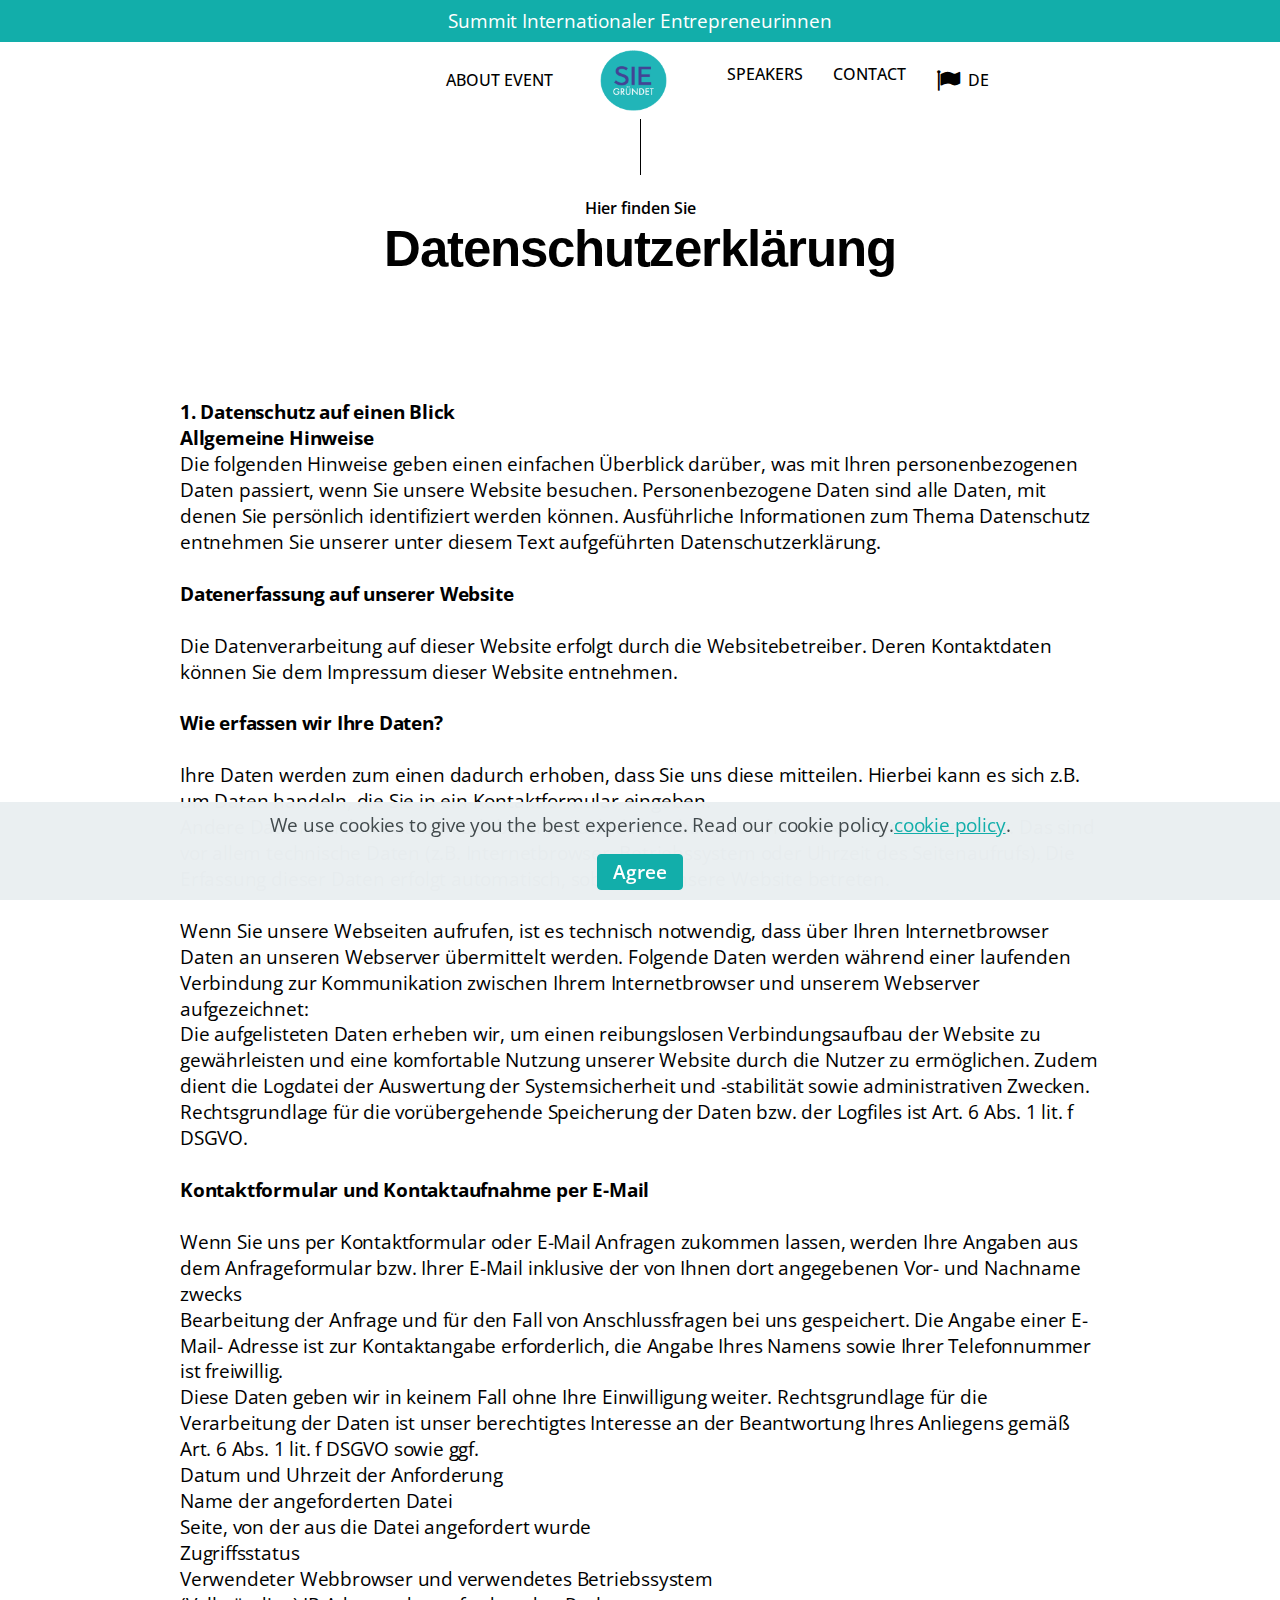
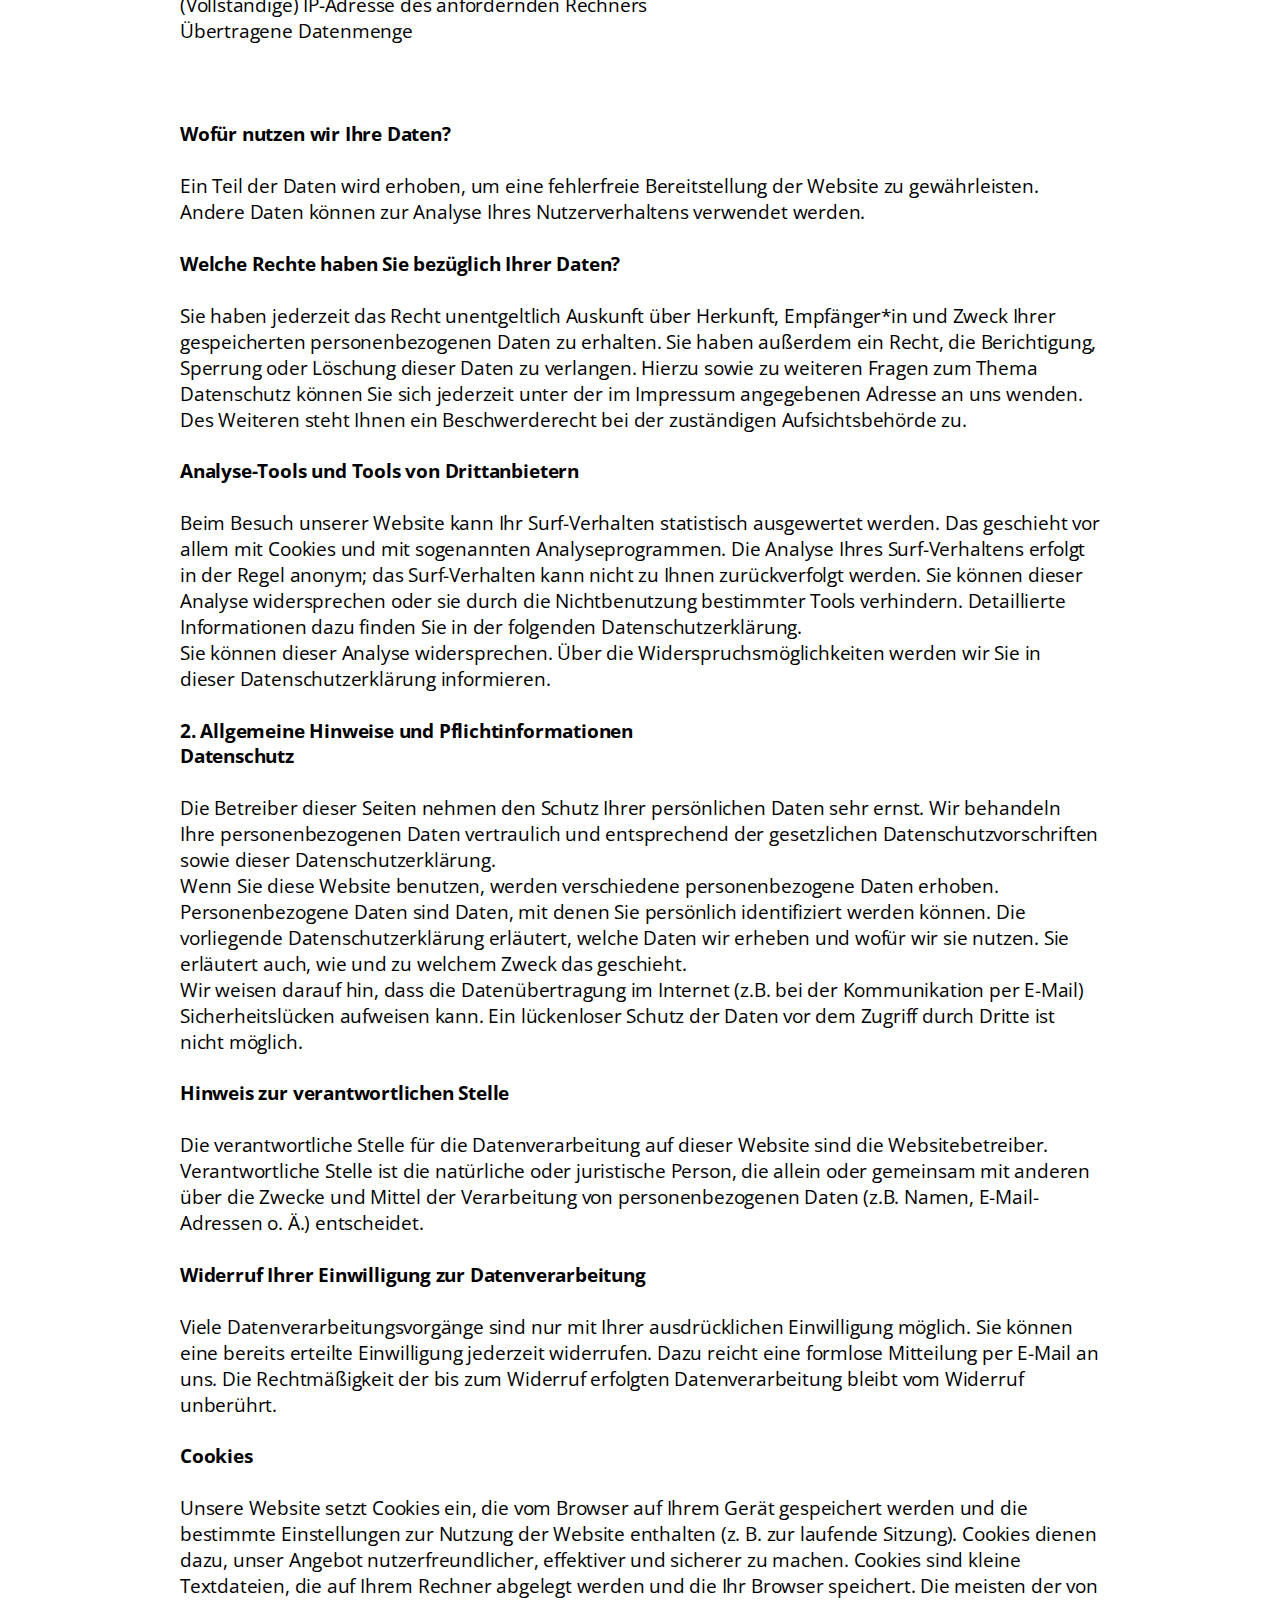
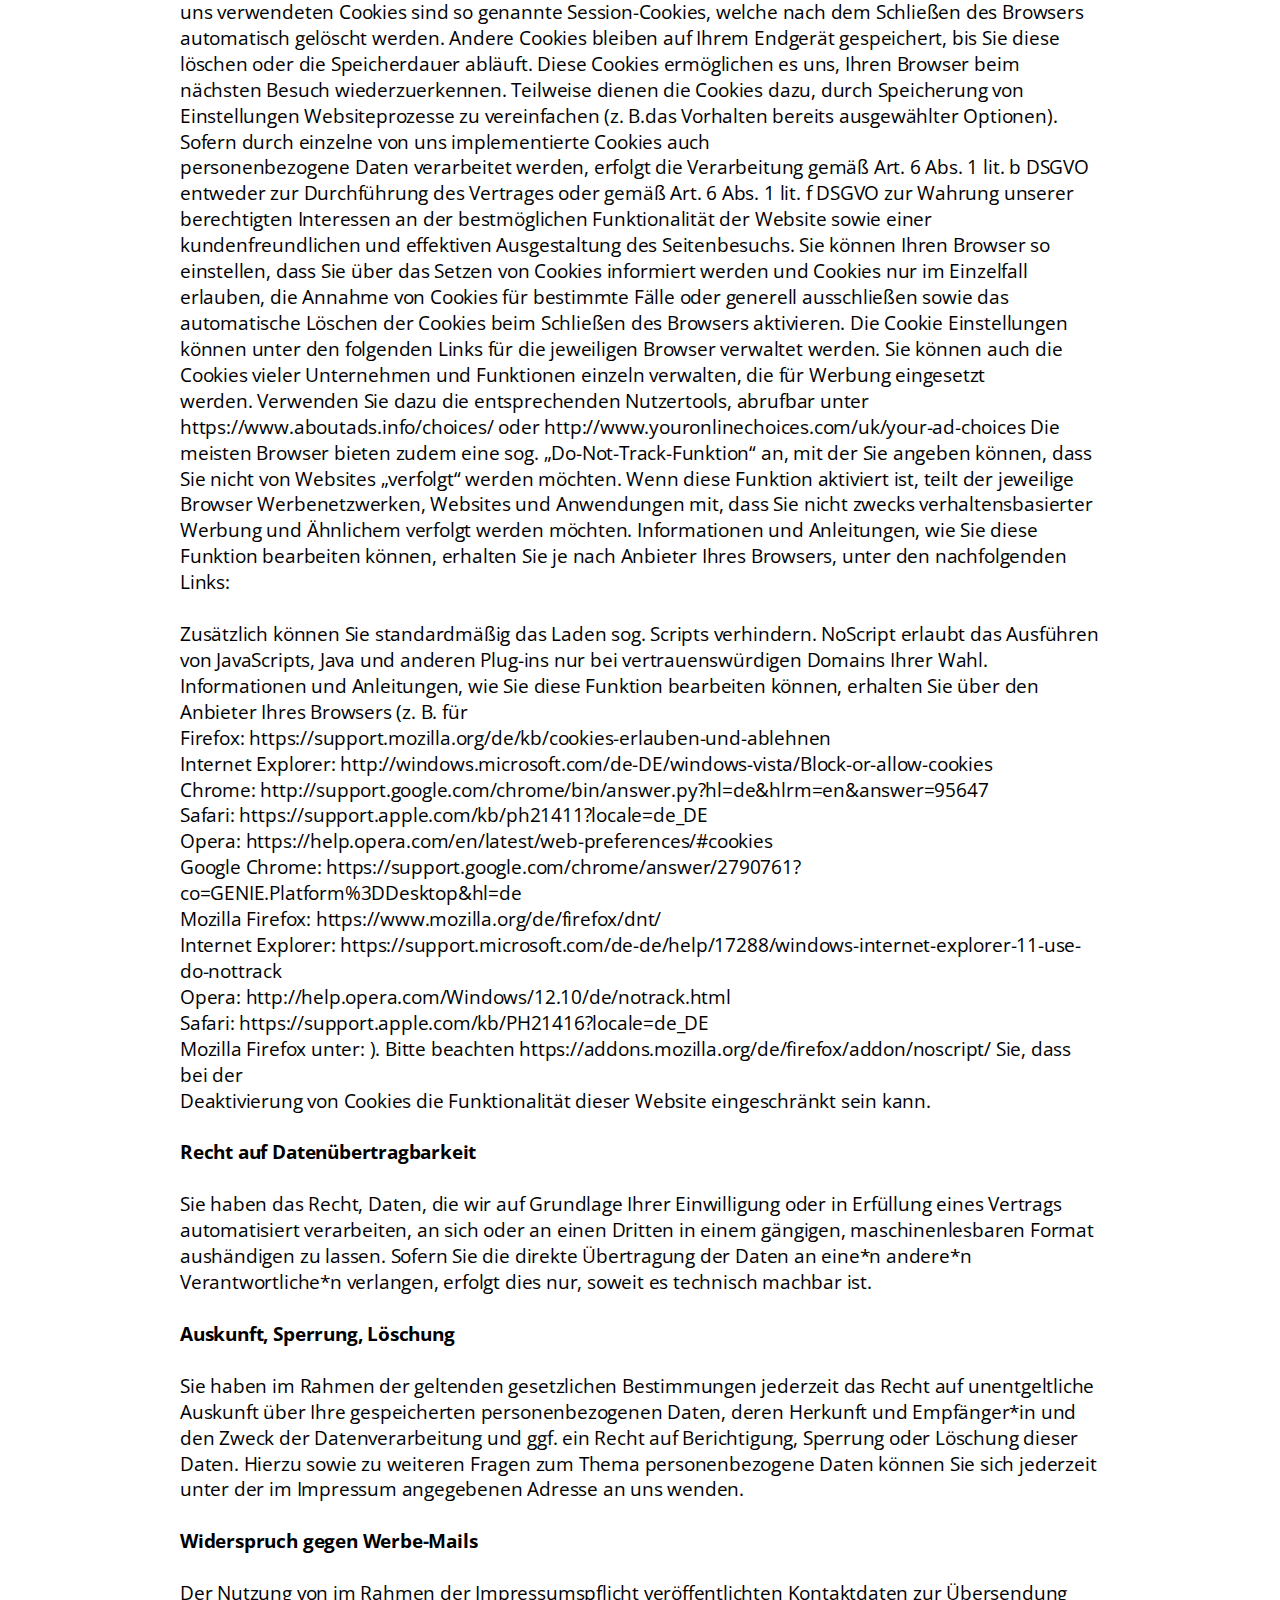
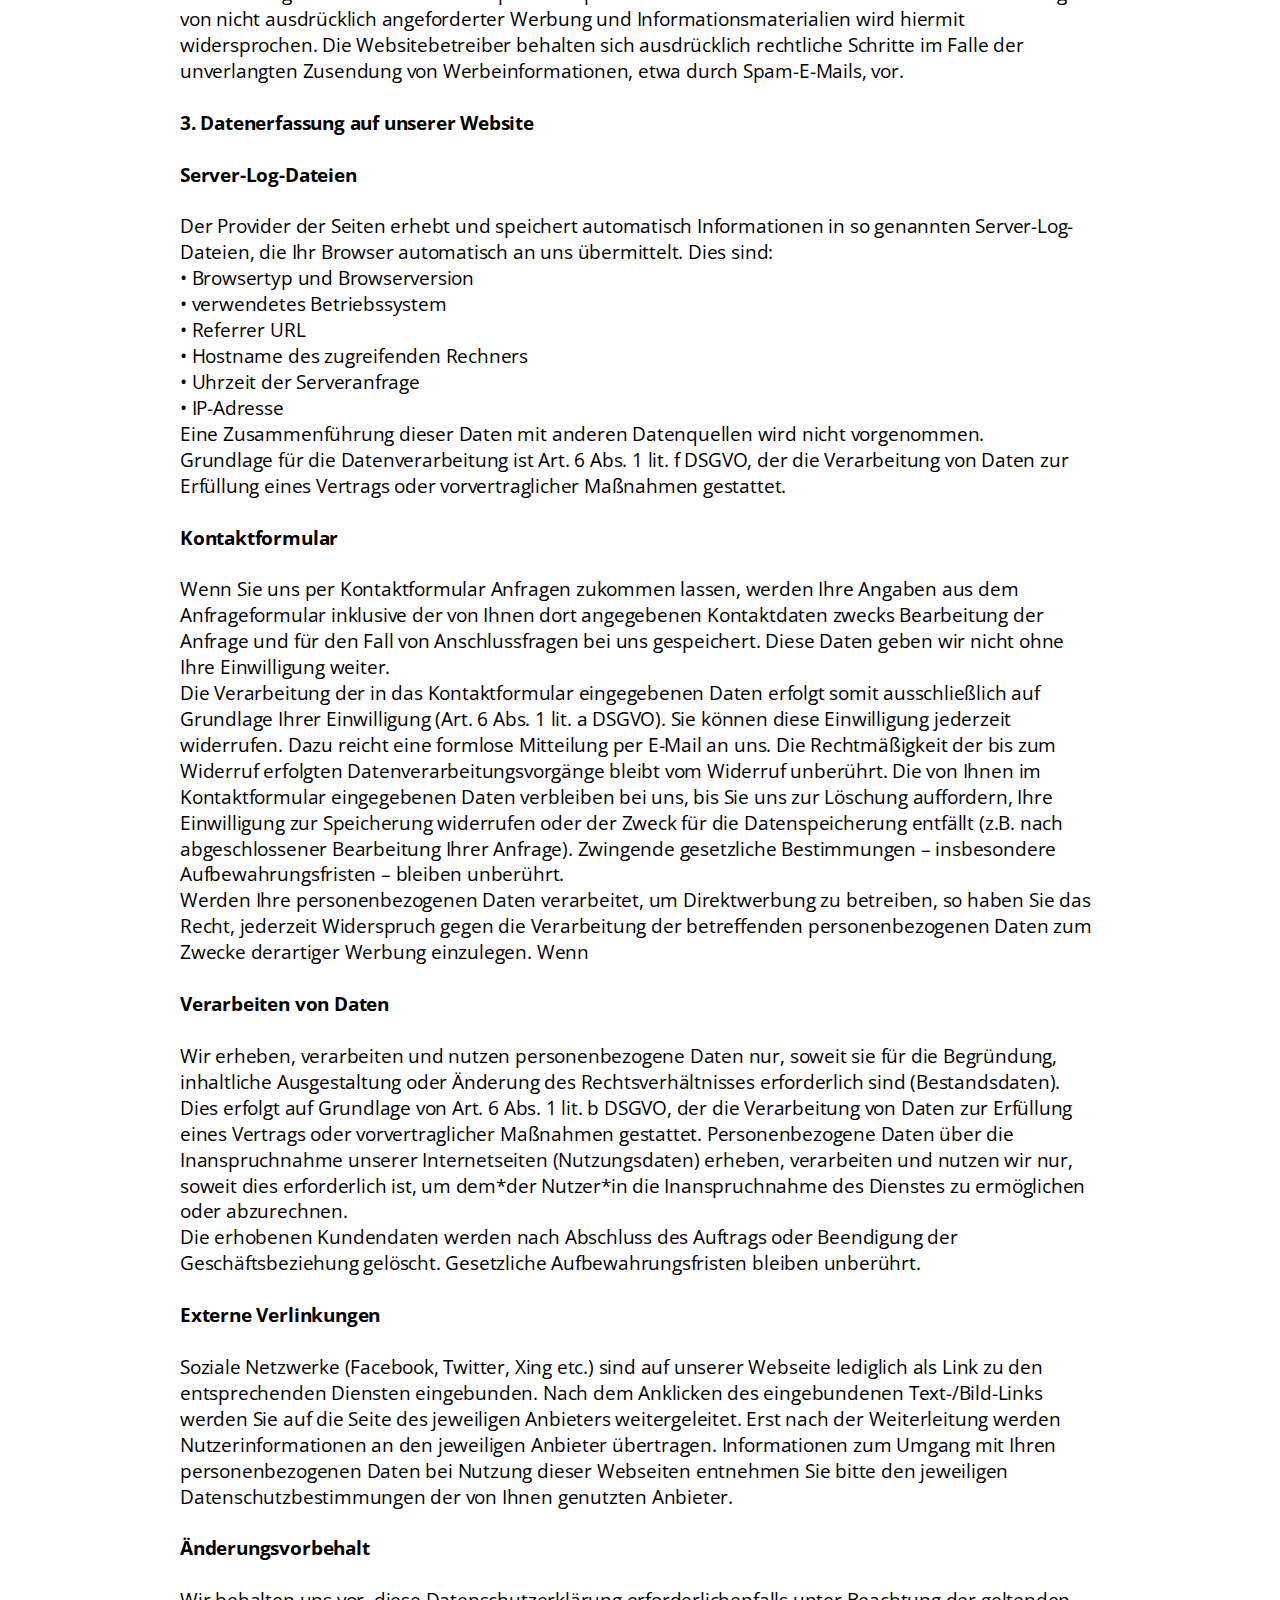
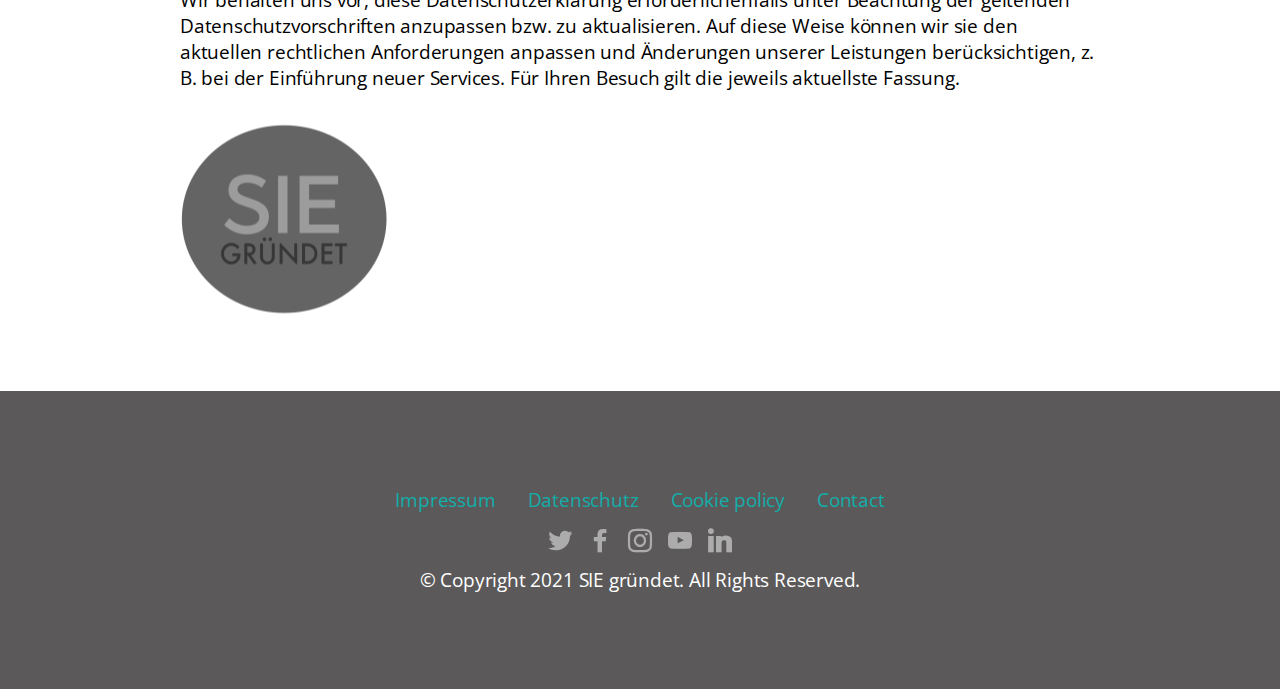
<file: datenschutzerklarung.html>
<!DOCTYPE html>
<html  lang="en">
<head>
  
  <meta charset="UTF-8">
  <meta http-equiv="X-UA-Compatible" content="IE=edge">
  
  <meta name="twitter:card" content="summary_large_image"/>
  <meta name="twitter:image:src" content="assets/images/datenschutzerklarung-meta.png">
  <meta property="og:image" content="assets/images/datenschutzerklarung-meta.png">
  <meta name="twitter:title" content="Datenschutzerklärung">
  <meta name="viewport" content="width=device-width, initial-scale=1, minimum-scale=1">
  <link rel="shortcut icon" href="assets/images/save-the-date-104x95.png" type="image/x-icon">
  <meta name="description" content="Datenschutzerklärung">
  
  
  <title>Datenschutzerklärung</title>
  <link rel="stylesheet" href="assets/FontAwesome/css/font-awesome.css">
  <link rel="stylesheet" href="assets/tether/tether.min.css">
  <link rel="stylesheet" href="assets/bootstrap/css/bootstrap.min.css">
  <link rel="stylesheet" href="assets/bootstrap/css/bootstrap-grid.min.css">
  <link rel="stylesheet" href="assets/bootstrap/css/bootstrap-reboot.min.css">
  <link rel="stylesheet" href="assets/web/assets/gdpr-plugin/gdpr-styles.css">
  <link rel="stylesheet" href="assets/dropdown/css/style.css">
  <link rel="stylesheet" href="assets/socicon/css/styles.css">
  <link rel="stylesheet" href="assets/theme/css/style.css">
  <link rel="preload" href="https://fonts.googleapis.com/css?family=Arimo:400,500,600,700,400i,500i,600i,700i&display=swap" as="style" onload="this.onload=null;this.rel='stylesheet'">
  <noscript><link rel="stylesheet" href="https://fonts.googleapis.com/css?family=Arimo:400,500,600,700,400i,500i,600i,700i&display=swap"></noscript>
  <link rel="preload" href="https://fonts.googleapis.com/css?family=Open+Sans:300,300i,400,400i,600,600i,700,700i,800,800i&display=swap" as="style" onload="this.onload=null;this.rel='stylesheet'">
  <noscript><link rel="stylesheet" href="https://fonts.googleapis.com/css?family=Open+Sans:300,300i,400,400i,600,600i,700,700i,800,800i&display=swap"></noscript>
  <link rel="preload" as="style" href="assets/mobirise/css/mbr-additional.css"><link rel="stylesheet" href="assets/mobirise/css/mbr-additional.css" type="text/css">
  
  
  
  
</head>
<body>

<!-- Analytics -->
<!-- Global site tag (gtag.js) - Google Analytics -->
<script async src="https://www.googletagmanager.com/gtag/js?id=G-EM6WT77K1R"></script>
<script>
  window.dataLayer = window.dataLayer || [];
  function gtag(){dataLayer.push(arguments);}
  gtag('js', new Date());

  gtag('config', 'G-EM6WT77K1R');
</script>
<!-- /Analytics -->


  
  <section class="menu popup-btn-cards menu03 photom4_menu03 cid-sAReU8AZbi" once="menu" id="menu03-1n">

    


    <nav class="navbar navbar-dropdown navbar-fixed-top navbar-expand-lg">
        <div class="mbr-overlay" style="opacity: 1;"></div>

        <a class="full-link">
            </a><div class="menu-top card-wrapper mbr-fonts-style mbr-white display-7"><a class="full-link" href="{{linkValue}}"></a><a href="index.html" class="text-white">Summit Internationaler Entrepreneurinnen</a></div>
        
        <div class="collapse navbar-collapse" id="navbarSupportedContent">

            <div class="left-menu">
                <ul class="navbar-nav nav-dropdown" data-app-modern-menu="true"><li class="nav-item">
                        <a class="nav-link link text-black text-primary display-4" href="index.html#content5-d">
                            ABOUT EVENT</a>
                    </li></ul>
            </div>

            <div class="brand-container">
                <div class="navbar-brand">
                    <span class="navbar-logo">
                        <a href="index.html">
                            <img src="assets/images/save-the-date-104x95.png" alt="Sie grundet" style="height: 3.8rem;">
                        </a>
                    </span>
                    
                </div>
            </div>

            <div class="right-menu">
                <ul class="navbar-nav nav-dropdown" data-app-modern-menu="true"><li class="nav-item">
                        <a class="nav-link link text-black text-primary display-4" href="index.html#team2-2s">SPEAKERS</a>
                    </li><li class="nav-item"><a class="nav-link link text-black text-primary display-4" href="mailto:info@sie-gruendet.de">
                            CONTACT</a></li>
                    <li class="nav-item">
                        <a class="nav-link link text-black text-primary display-4" href="https://www.sie-gruendet.de/de"><span class="fa fa-flag mbr-iconfont mbr-iconfont-btn"></span>DE</a>
                    </li></ul>
            </div>
        </div>

        <button class="navbar-toggler" type="button" data-toggle="collapse" data-target="#navbarSupportedContent" aria-controls="navbarNavAltMarkup" aria-expanded="false" aria-label="Toggle navigation">
            <div class="hamburger">
                <span></span>
                <span></span>
                <span></span>
                <span></span>
            </div>
        </button>
    </nav>
</section>

<section class="content3 cid-sB8VFvGaq6" id="content3-1p">

    

    

    <div class="container">
        <div class="row justify-content-center">
            <div class="mbr-black col-md-12 col-lg-10">
                <div class="title-align align-center">
                    <h3 class="mbr-section-subtitle mbr-semibold align-center mbr-light mbr-fonts-style display-4">Hier finden Sie</h3>
                </div>
                <h1 class="mbr-section-title align-center mbr-bold pb-5 mbr-fonts-style display-2">Datenschutzerklärung</h1>
                <h2 class="mbr-section-title align-left mbr-bold pb-3 mbr-fonts-style display-5"></h2>
                <p class="mbr-text pb-3 align-left mbr-fonts-style display-7"><strong>1. Datenschutz auf einen Blick
<br>Allgemeine Hinweise
<br></strong>Die folgenden Hinweise geben einen einfachen Überblick darüber, was mit Ihren personenbezogenen Daten passiert, wenn Sie unsere Website besuchen. Personenbezogene Daten sind alle Daten, mit denen Sie persönlich identifiziert werden können. Ausführliche Informationen zum Thema Datenschutz entnehmen Sie unserer unter diesem Text aufgeführten Datenschutzerklärung.
<br><br><strong>Datenerfassung auf unserer Website
</strong><br><strong><br></strong>Die Datenverarbeitung auf dieser Website erfolgt durch die Websitebetreiber. Deren Kontaktdaten können Sie dem Impressum dieser Website entnehmen.
<br><br><strong>Wie erfassen wir Ihre Daten?
</strong><br><strong><br></strong>Ihre Daten werden zum einen dadurch erhoben, dass Sie uns diese mitteilen. Hierbei kann es sich z.B. um Daten handeln, die Sie in ein Kontaktformular eingeben.
<br>Andere Daten werden automatisch beim Besuch der Website durch unsere IT-Systeme erfasst. Das sind vor allem technische Daten (z.B. Internetbrowser, Betriebssystem oder Uhrzeit des Seitenaufrufs). Die Erfassung dieser Daten erfolgt automatisch, sobald Sie unsere Website betreten.
<br>
<br>Wenn Sie unsere Webseiten aufrufen, ist es technisch notwendig, dass über Ihren Internetbrowser Daten an
unseren Webserver übermittelt werden. Folgende Daten werden während einer laufenden Verbindung zur
Kommunikation zwischen Ihrem Internetbrowser und unserem Webserver aufgezeichnet:
<br>Die aufgelisteten Daten erheben wir, um einen reibungslosen Verbindungsaufbau der Website zu gewährleisten
und eine komfortable Nutzung unserer Website durch die Nutzer zu ermöglichen. Zudem dient die Logdatei der
Auswertung der Systemsicherheit und -stabilität sowie administrativen Zwecken. Rechtsgrundlage für die
vorübergehende Speicherung der Daten bzw. der Logfiles ist Art. 6 Abs. 1 lit. f DSGVO.
<br><br><strong>Kontaktformular und Kontaktaufnahme per E-Mail
</strong><br><strong><br></strong>Wenn Sie uns per Kontaktformular oder E-Mail Anfragen zukommen lassen, werden Ihre Angaben aus dem
Anfrageformular bzw. Ihrer E-Mail inklusive der von Ihnen dort angegebenen Vor- und Nachname zwecks
<br>Bearbeitung der Anfrage und für den Fall von Anschlussfragen bei uns gespeichert. Die Angabe einer E-Mail-
Adresse ist zur Kontaktangabe erforderlich, die Angabe Ihres Namens sowie Ihrer Telefonnummer ist freiwillig.
<br>Diese Daten geben wir in keinem Fall ohne Ihre Einwilligung weiter. Rechtsgrundlage für die Verarbeitung der Daten
ist unser berechtigtes Interesse an der Beantwortung Ihres Anliegens gemäß Art. 6 Abs. 1 lit. f DSGVO sowie ggf.
<br>Datum und Uhrzeit der Anforderung
<br>Name der angeforderten Datei
<br>Seite, von der aus die Datei angefordert wurde
<br>Zugriffsstatus
<br>Verwendeter Webbrowser und verwendetes Betriebssystem
<br>(Vollständige) IP-Adresse des anfordernden Rechners
<br>Übertragene Datenmenge
<br>
<br>
<br>
<br><strong>Wofür nutzen wir Ihre Daten?
</strong><br><strong><br></strong>Ein Teil der Daten wird erhoben, um eine fehlerfreie Bereitstellung der Website zu gewährleisten. Andere Daten können zur Analyse Ihres Nutzerverhaltens verwendet werden.
<br><br><strong>Welche Rechte haben Sie bezüglich Ihrer Daten?
</strong><br><strong><br></strong>Sie haben jederzeit das Recht unentgeltlich Auskunft über Herkunft, Empfänger*in und Zweck Ihrer gespeicherten personenbezogenen Daten zu erhalten. Sie haben außerdem ein Recht, die Berichtigung, Sperrung oder Löschung dieser Daten zu verlangen. Hierzu sowie zu weiteren Fragen zum Thema Datenschutz können Sie sich jederzeit unter der im Impressum angegebenen Adresse an uns wenden. Des Weiteren steht Ihnen ein Beschwerderecht bei der zuständigen Aufsichtsbehörde zu.
<br>
<br><strong>Analyse-Tools und Tools von Drittanbietern
</strong><br><strong><br></strong>Beim Besuch unserer Website kann Ihr Surf-Verhalten statistisch ausgewertet werden. Das geschieht vor allem mit Cookies und mit sogenannten Analyseprogrammen. Die Analyse Ihres Surf-Verhaltens erfolgt in der Regel anonym; das Surf-Verhalten kann nicht zu Ihnen zurückverfolgt werden. Sie können dieser Analyse widersprechen oder sie durch die Nichtbenutzung bestimmter Tools verhindern. Detaillierte Informationen dazu finden Sie in der folgenden Datenschutzerklärung.
<br>Sie können dieser Analyse widersprechen. Über die Widerspruchsmöglichkeiten werden wir Sie in dieser Datenschutzerklärung informieren.
<br><br><strong>2. Allgemeine Hinweise und Pflichtinformationen
<br>Datenschutz
</strong><br><strong><br></strong>Die Betreiber dieser Seiten nehmen den Schutz Ihrer persönlichen Daten sehr ernst. Wir behandeln Ihre personenbezogenen Daten vertraulich und entsprechend der gesetzlichen Datenschutzvorschriften sowie dieser Datenschutzerklärung.
<br>Wenn Sie diese Website benutzen, werden verschiedene personenbezogene Daten erhoben. Personenbezogene Daten sind Daten, mit denen Sie persönlich identifiziert werden können. Die vorliegende Datenschutzerklärung erläutert, welche Daten wir erheben und wofür wir sie nutzen. Sie erläutert auch, wie und zu welchem Zweck das geschieht.
<br>Wir weisen darauf hin, dass die Datenübertragung im Internet (z.B. bei der Kommunikation per E-Mail) Sicherheitslücken aufweisen kann. Ein lückenloser Schutz der Daten vor dem Zugriff durch Dritte ist nicht möglich.
<br><br><strong>Hinweis zur verantwortlichen Stelle
</strong><br><strong><br></strong>Die verantwortliche Stelle für die Datenverarbeitung auf dieser Website sind die Websitebetreiber. 
<br>Verantwortliche Stelle ist die natürliche oder juristische Person, die allein oder gemeinsam mit anderen über die Zwecke und Mittel der Verarbeitung von personenbezogenen Daten (z.B. Namen, E-Mail-Adressen o. Ä.) entscheidet.
<br><br><strong>Widerruf Ihrer Einwilligung zur Datenverarbeitung
</strong><br><strong><br></strong>Viele Datenverarbeitungsvorgänge sind nur mit Ihrer ausdrücklichen Einwilligung möglich. Sie können eine bereits erteilte Einwilligung jederzeit widerrufen. Dazu reicht eine formlose Mitteilung per E-Mail an uns. Die Rechtmäßigkeit der bis zum Widerruf erfolgten Datenverarbeitung bleibt vom Widerruf unberührt.
<br>
<br><strong>Cookies</strong>
<br><br>Unsere Website setzt Cookies ein, die vom Browser auf Ihrem Gerät gespeichert werden und die bestimmte Einstellungen zur Nutzung der Website enthalten (z. B. zur laufende Sitzung). Cookies dienen dazu, unser Angebot nutzerfreundlicher, effektiver und sicherer zu machen. Cookies sind kleine Textdateien, die auf Ihrem Rechner abgelegt werden und die Ihr Browser speichert. Die meisten der von uns verwendeten Cookies sind so genannte Session-Cookies, welche nach dem Schließen des Browsers automatisch gelöscht werden. Andere Cookies bleiben auf Ihrem Endgerät gespeichert, bis Sie diese löschen oder die Speicherdauer abläuft. Diese Cookies ermöglichen es uns, Ihren Browser beim nächsten Besuch wiederzuerkennen. Teilweise dienen die Cookies dazu, durch Speicherung von Einstellungen Websiteprozesse zu vereinfachen (z. B.das Vorhalten bereits ausgewählter Optionen). Sofern durch einzelne von uns implementierte Cookies auch
<br>personenbezogene Daten verarbeitet werden, erfolgt die Verarbeitung gemäß Art. 6 Abs. 1 lit. b DSGVO entweder zur Durchführung des Vertrages oder gemäß Art. 6 Abs. 1 lit. f DSGVO zur Wahrung unserer berechtigten Interessen an der bestmöglichen Funktionalität der Website sowie einer kundenfreundlichen und effektiven Ausgestaltung des Seitenbesuchs. Sie können Ihren Browser so einstellen, dass Sie über das Setzen von Cookies informiert werden und Cookies nur im Einzelfall erlauben, die Annahme von Cookies für bestimmte Fälle oder generell ausschließen sowie das automatische Löschen der Cookies beim Schließen des Browsers aktivieren. Die Cookie Einstellungen können unter den folgenden Links für die jeweiligen Browser verwaltet werden. Sie können auch die Cookies vieler Unternehmen und Funktionen einzeln verwalten, die für Werbung eingesetzt
<br>werden. Verwenden Sie dazu die entsprechenden Nutzertools, abrufbar unter https://www.aboutads.info/choices/ oder http://www.youronlinechoices.com/uk/your-ad-choices Die meisten Browser bieten zudem eine sog. „Do-Not-Track-Funktion“ an, mit der Sie angeben können, dass Sie nicht von Websites „verfolgt“ werden möchten. Wenn diese Funktion aktiviert ist, teilt der jeweilige Browser Werbenetzwerken, Websites und Anwendungen mit, dass Sie nicht zwecks verhaltensbasierter Werbung und Ähnlichem verfolgt werden möchten. Informationen und Anleitungen, wie Sie diese Funktion bearbeiten können, erhalten Sie je nach Anbieter Ihres Browsers, unter den nachfolgenden Links:
<br>
<br>Zusätzlich können Sie standardmäßig das Laden sog. Scripts verhindern. NoScript erlaubt das Ausführen von JavaScripts, Java und anderen Plug-ins nur bei vertrauenswürdigen Domains Ihrer Wahl. Informationen und Anleitungen, wie Sie diese Funktion bearbeiten können, erhalten Sie über den Anbieter Ihres Browsers (z. B. für
<br>Firefox: https://support.mozilla.org/de/kb/cookies-erlauben-und-ablehnen
<br>Internet Explorer: http://windows.microsoft.com/de-DE/windows-vista/Block-or-allow-cookies
<br>Chrome: http://support.google.com/chrome/bin/answer.py?hl=de&amp;hlrm=en&amp;answer=95647
<br>Safari: https://support.apple.com/kb/ph21411?locale=de_DE
<br>Opera: https://help.opera.com/en/latest/web-preferences/#cookies
<br>Google Chrome: https://support.google.com/chrome/answer/2790761?co=GENIE.Platform%3DDesktop&amp;hl=de
<br>Mozilla Firefox: https://www.mozilla.org/de/firefox/dnt/
<br>Internet Explorer: https://support.microsoft.com/de-de/help/17288/windows-internet-explorer-11-use-do-nottrack
<br>Opera: http://help.opera.com/Windows/12.10/de/notrack.html
<br>Safari: https://support.apple.com/kb/PH21416?locale=de_DE
<br>Mozilla Firefox unter: ). Bitte beachten https://addons.mozilla.org/de/firefox/addon/noscript/ Sie, dass bei der
<br>Deaktivierung von Cookies die Funktionalität dieser Website eingeschränkt sein kann.
<br><br><strong>Recht auf Datenübertragbarkeit
</strong><br><strong><br></strong>Sie haben das Recht, Daten, die wir auf Grundlage Ihrer Einwilligung oder in Erfüllung eines Vertrags automatisiert verarbeiten, an sich oder an einen Dritten in einem gängigen, maschinenlesbaren Format aushändigen zu lassen. Sofern Sie die direkte Übertragung der Daten an eine*n andere*n Verantwortliche*n verlangen, erfolgt dies nur, soweit es technisch machbar ist.
<br><br><strong>Auskunft, Sperrung, Löschung
</strong><br><strong><br></strong>Sie haben im Rahmen der geltenden gesetzlichen Bestimmungen jederzeit das Recht auf unentgeltliche Auskunft über Ihre gespeicherten personenbezogenen Daten, deren Herkunft und Empfänger*in und den Zweck der Datenverarbeitung und ggf. ein Recht auf Berichtigung, Sperrung oder Löschung dieser Daten. Hierzu sowie zu weiteren Fragen zum Thema personenbezogene Daten können Sie sich jederzeit unter der im Impressum angegebenen Adresse an uns wenden.
<br><br><strong>Widerspruch gegen Werbe-Mails
</strong><br><strong><br></strong>Der Nutzung von im Rahmen der Impressumspflicht veröffentlichten Kontaktdaten zur Übersendung von nicht ausdrücklich angeforderter Werbung und Informationsmaterialien wird hiermit widersprochen. Die Websitebetreiber behalten sich ausdrücklich rechtliche Schritte im Falle der unverlangten Zusendung von Werbeinformationen, etwa durch Spam-E-Mails, vor.
<br><br><strong>3. Datenerfassung auf unserer Website
</strong><br><strong><br>Server-Log-Dateien
</strong><br><strong><br></strong>Der Provider der Seiten erhebt und speichert automatisch Informationen in so genannten Server-Log-Dateien, die Ihr Browser automatisch an uns übermittelt. Dies sind:
<br>•	Browsertyp und Browserversion
<br>•	verwendetes Betriebssystem
<br>•	Referrer URL
<br>•	Hostname des zugreifenden Rechners
<br>•	Uhrzeit der Serveranfrage
<br>•	IP-Adresse
<br>Eine Zusammenführung dieser Daten mit anderen Datenquellen wird nicht vorgenommen.
<br>Grundlage für die Datenverarbeitung ist Art. 6 Abs. 1 lit. f DSGVO, der die Verarbeitung von Daten zur Erfüllung eines Vertrags oder vorvertraglicher Maßnahmen gestattet.
<br><br><strong>Kontaktformular</strong>
<br><br>Wenn Sie uns per Kontaktformular Anfragen zukommen lassen, werden Ihre Angaben aus dem Anfrageformular inklusive der von Ihnen dort angegebenen Kontaktdaten zwecks Bearbeitung der Anfrage und für den Fall von Anschlussfragen bei uns gespeichert. Diese Daten geben wir nicht ohne Ihre Einwilligung weiter.
<br>Die Verarbeitung der in das Kontaktformular eingegebenen Daten erfolgt somit ausschließlich auf Grundlage Ihrer Einwilligung (Art. 6 Abs. 1 lit. a DSGVO). Sie können diese Einwilligung jederzeit widerrufen. Dazu reicht eine formlose Mitteilung per E-Mail an uns. Die Rechtmäßigkeit der bis zum Widerruf erfolgten Datenverarbeitungsvorgänge bleibt vom Widerruf unberührt. Die von Ihnen im Kontaktformular eingegebenen Daten verbleiben bei uns, bis Sie uns zur Löschung auffordern, Ihre Einwilligung zur Speicherung widerrufen oder der Zweck für die Datenspeicherung entfällt (z.B. nach abgeschlossener Bearbeitung Ihrer Anfrage). Zwingende gesetzliche Bestimmungen – insbesondere Aufbewahrungsfristen – bleiben unberührt.
<br>Werden Ihre personenbezogenen Daten verarbeitet, um Direktwerbung zu betreiben, so haben Sie das Recht, jederzeit Widerspruch gegen die Verarbeitung der betreffenden personenbezogenen Daten zum Zwecke derartiger Werbung einzulegen. Wenn
<br><br><strong>Verarbeiten von Daten </strong><br><strong>
<br></strong>Wir erheben, verarbeiten und nutzen personenbezogene Daten nur, soweit sie für die Begründung, inhaltliche Ausgestaltung oder Änderung des Rechtsverhältnisses erforderlich sind (Bestandsdaten). Dies erfolgt auf Grundlage von Art. 6 Abs. 1 lit. b DSGVO, der die Verarbeitung von Daten zur Erfüllung eines Vertrags oder vorvertraglicher Maßnahmen gestattet. Personenbezogene Daten über die Inanspruchnahme unserer Internetseiten (Nutzungsdaten) erheben, verarbeiten und nutzen wir nur, soweit dies erforderlich ist, um dem*der Nutzer*in die Inanspruchnahme des Dienstes zu ermöglichen oder abzurechnen.
<br>Die erhobenen Kundendaten werden nach Abschluss des Auftrags oder Beendigung der Geschäftsbeziehung gelöscht. Gesetzliche Aufbewahrungsfristen bleiben unberührt.
<br><br><strong>Externe Verlinkungen
</strong><br><strong><br></strong>Soziale Netzwerke (Facebook, Twitter, Xing etc.) sind auf unserer Webseite lediglich als Link zu den entsprechenden Diensten eingebunden. Nach dem Anklicken des eingebundenen Text-/Bild-Links werden Sie auf die Seite des jeweiligen Anbieters weitergeleitet. Erst nach der Weiterleitung werden Nutzerinformationen an den jeweiligen Anbieter übertragen. Informationen zum Umgang mit Ihren personenbezogenen Daten bei Nutzung dieser Webseiten entnehmen Sie bitte den jeweiligen Datenschutzbestimmungen der von Ihnen genutzten Anbieter.
<br>
<br><strong>Änderungsvorbehalt</strong>
<br><br>Wir behalten uns vor, diese Datenschutzerklärung erforderlichenfalls unter Beachtung der geltenden Datenschutzvorschriften anzupassen bzw. zu aktualisieren. Auf diese Weise können wir sie den aktuellen rechtlichen Anforderungen anpassen und Änderungen unserer Leistungen berücksichtigen, z. B. bei der Einführung neuer Services. Für Ihren Besuch gilt die jeweils aktuellste Fassung.
<br></p>

                <div class="img-align align-center">
                    <img class="signature" src="assets/images/sie-gruenden-no-margen-gris-208x193.png" alt="Sie Gruendet">
                </div>

            </div>
        </div>
    </div>
</section>

<section class="footer3 cid-sBLlxgPQ8p" once="footers" id="footer3-2c">

    

    

    <div class="container">
        <div class="media-container-row align-center mbr-white">
            <div class="row row-links">
                <ul class="foot-menu">
                    
                    
                    
                    
                    
                <li class="foot-menu-item mbr-fonts-style display-7"><a href="impressum.html" class="text-primary">Impressum</a></li><li class="foot-menu-item mbr-fonts-style display-7">
                        <a class="text-white text-primary" href="datenschutzerklarung.html" target="_blank"></a><a href="datenschutzerklarung.html" class="text-primary" target="_blank">Datenschutz
                    </a></li><li class="foot-menu-item mbr-fonts-style display-7"><p><a href="cookies-policy.html" class="text-primary"></a><a href="cookies-policy.html" class="text-primary">Cookie policy</a></p></li><li class="foot-menu-item mbr-fonts-style display-7"><a href="mailto:info@sie-gruendet.de" class="text-primary">Contact</a></li></ul>
            </div>
            <div class="row social-row">
                <div class="social-list align-right pb-2">
                    
                    
                    
                    
                    
                    
                <div class="soc-item">
                        <a href="https://twitter.com/SGrundet" target="_blank">
                            <span class="mbr-iconfont mbr-iconfont-social socicon-twitter socicon"></span>
                        </a>
                    </div><div class="soc-item">
                        <a href="https://www.facebook.com/siegruendet" target="_blank">
                            <span class="mbr-iconfont mbr-iconfont-social socicon-facebook socicon"></span>
                        </a>
                    </div><div class="soc-item">
                        <a href="https://www.instagram.com/sie.gruendet/" target="_blank">
                            <span class="mbr-iconfont mbr-iconfont-social socicon-instagram socicon"></span>
                        </a>
                    </div><div class="soc-item">
                        <a href="https://www.youtube.com/watch?v=8yL_RlNDDmE" target="_blank">
                            <span class="mbr-iconfont mbr-iconfont-social socicon-youtube socicon"></span>
                        </a>
                    </div><div class="soc-item">
                        <a href="http:////www.linkedin.com/company/sie-gruendet" target="_blank">
                            <span class="mbr-iconfont mbr-iconfont-social socicon-linkedin socicon"></span>
                        </a>
                    </div></div>
            </div>
            <div class="row row-copirayt">
                <p class="mbr-text mb-0 mbr-fonts-style mbr-white align-center display-7">
                    © Copyright 2021 SIE gründet. All Rights Reserved.
                </p>
            </div>
        </div>
    </div>
</section>


<script src="assets/web/assets/jquery/jquery.min.js"></script>
  <script src="assets/popper/popper.min.js"></script>
  <script src="assets/tether/tether.min.js"></script>
  <script src="assets/bootstrap/js/bootstrap.min.js"></script>
  <script src="assets/web/assets/cookies-alert-plugin/cookies-alert-core.js"></script>
  <script src="assets/web/assets/cookies-alert-plugin/cookies-alert-script.js"></script>
  <script src="assets/smoothscroll/smooth-scroll.js"></script>
  <script src="assets/dropdown/js/nav-dropdown.js"></script>
  <script src="assets/dropdown/js/navbar-dropdown.js"></script>
  <script src="assets/touchswipe/jquery.touch-swipe.min.js"></script>
  <script src="assets/theme/js/script.js"></script>
  
  
  
<input name="cookieData" type="hidden" data-cookie-customDialogSelector='null' data-cookie-colorText='#424a4d' data-cookie-colorBg='rgba(234, 239, 241, 0.99)' data-cookie-textButton='Agree' data-cookie-colorButton='' data-cookie-colorLink='#12aeaa' data-cookie-underlineLink='true' data-cookie-text="We use cookies to give you the best experience. Read our cookie policy.<a href='cookies-policy.html'>cookie policy</a>.">
  </body>
</html>
</file>
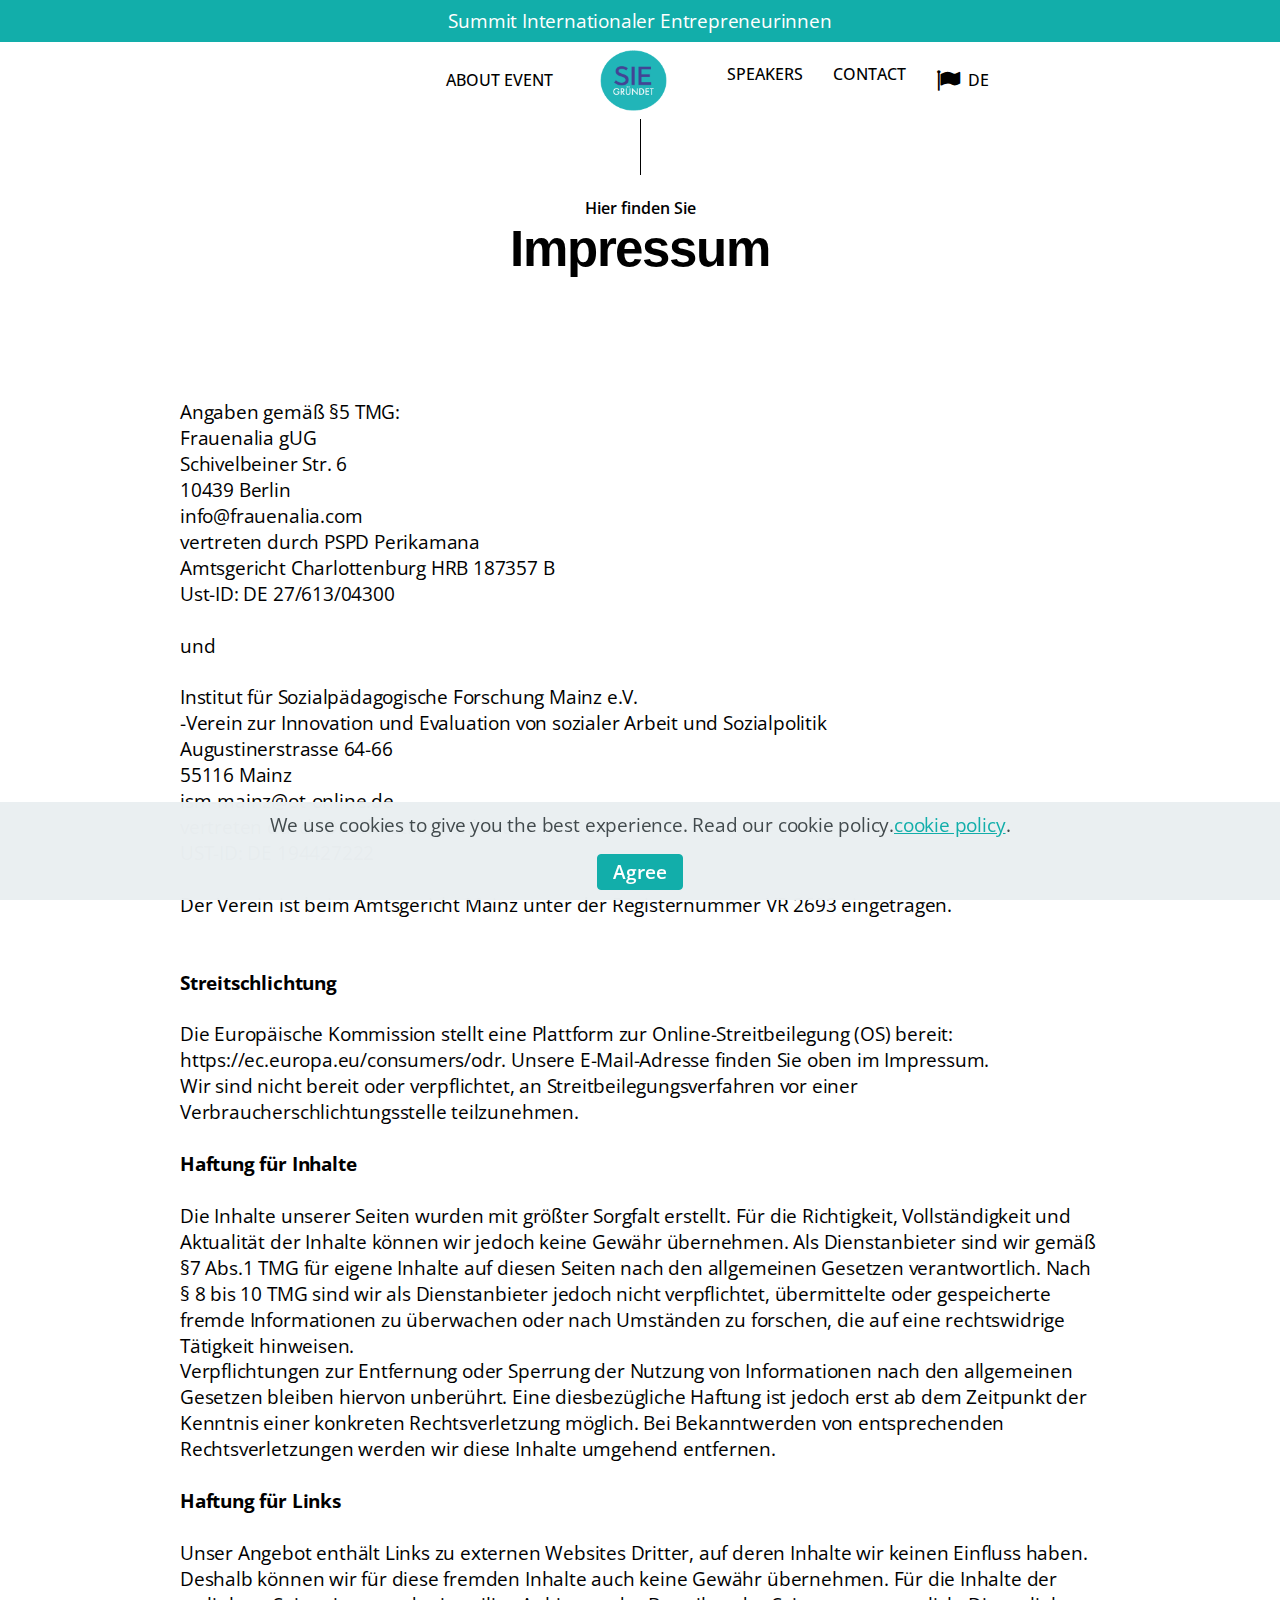
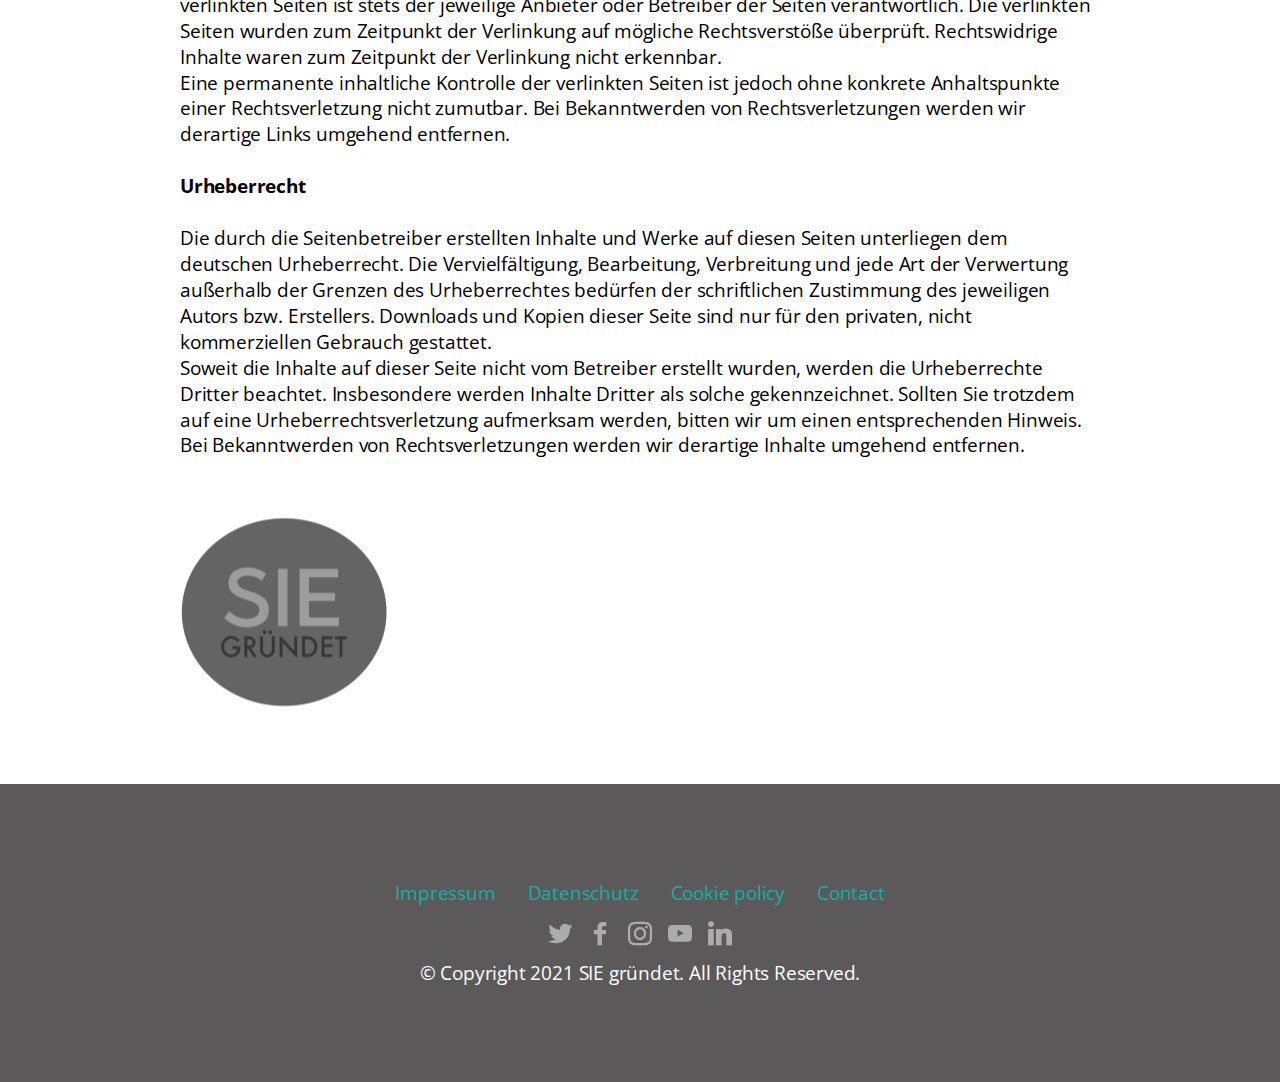
<file: impressum.html>
<!DOCTYPE html>
<html  lang="en">
<head>
  
  <meta charset="UTF-8">
  <meta http-equiv="X-UA-Compatible" content="IE=edge">
  
  <meta name="twitter:card" content="summary_large_image"/>
  <meta name="twitter:image:src" content="assets/images/impressum-meta.png">
  <meta property="og:image" content="assets/images/impressum-meta.png">
  <meta name="twitter:title" content="Impressum">
  <meta name="viewport" content="width=device-width, initial-scale=1, minimum-scale=1">
  <link rel="shortcut icon" href="assets/images/save-the-date-104x95.png" type="image/x-icon">
  <meta name="description" content="Impressum - Angaben gemäß §5 TMG">
  
  
  <title>Impressum</title>
  <link rel="stylesheet" href="assets/FontAwesome/css/font-awesome.css">
  <link rel="stylesheet" href="assets/tether/tether.min.css">
  <link rel="stylesheet" href="assets/bootstrap/css/bootstrap.min.css">
  <link rel="stylesheet" href="assets/bootstrap/css/bootstrap-grid.min.css">
  <link rel="stylesheet" href="assets/bootstrap/css/bootstrap-reboot.min.css">
  <link rel="stylesheet" href="assets/web/assets/gdpr-plugin/gdpr-styles.css">
  <link rel="stylesheet" href="assets/dropdown/css/style.css">
  <link rel="stylesheet" href="assets/socicon/css/styles.css">
  <link rel="stylesheet" href="assets/theme/css/style.css">
  <link rel="preload" href="https://fonts.googleapis.com/css?family=Arimo:400,500,600,700,400i,500i,600i,700i&display=swap" as="style" onload="this.onload=null;this.rel='stylesheet'">
  <noscript><link rel="stylesheet" href="https://fonts.googleapis.com/css?family=Arimo:400,500,600,700,400i,500i,600i,700i&display=swap"></noscript>
  <link rel="preload" href="https://fonts.googleapis.com/css?family=Open+Sans:300,300i,400,400i,600,600i,700,700i,800,800i&display=swap" as="style" onload="this.onload=null;this.rel='stylesheet'">
  <noscript><link rel="stylesheet" href="https://fonts.googleapis.com/css?family=Open+Sans:300,300i,400,400i,600,600i,700,700i,800,800i&display=swap"></noscript>
  <link rel="preload" as="style" href="assets/mobirise/css/mbr-additional.css"><link rel="stylesheet" href="assets/mobirise/css/mbr-additional.css" type="text/css">
  
  
  
  
</head>
<body>

<!-- Analytics -->
<!-- Global site tag (gtag.js) - Google Analytics -->
<script async src="https://www.googletagmanager.com/gtag/js?id=G-EM6WT77K1R"></script>
<script>
  window.dataLayer = window.dataLayer || [];
  function gtag(){dataLayer.push(arguments);}
  gtag('js', new Date());

  gtag('config', 'G-EM6WT77K1R');
</script>
<!-- /Analytics -->


  
  <section class="menu popup-btn-cards menu03 photom4_menu03 cid-sAReU8AZbi" once="menu" id="menu03-1k">

    


    <nav class="navbar navbar-dropdown navbar-fixed-top navbar-expand-lg">
        <div class="mbr-overlay" style="opacity: 1;"></div>

        <a class="full-link">
            </a><div class="menu-top card-wrapper mbr-fonts-style mbr-white display-7"><a class="full-link" href="{{linkValue}}"></a><a href="index.html" class="text-white">Summit Internationaler Entrepreneurinnen</a></div>
        
        <div class="collapse navbar-collapse" id="navbarSupportedContent">

            <div class="left-menu">
                <ul class="navbar-nav nav-dropdown" data-app-modern-menu="true"><li class="nav-item">
                        <a class="nav-link link text-black text-primary display-4" href="index.html#content5-d">
                            ABOUT EVENT</a>
                    </li></ul>
            </div>

            <div class="brand-container">
                <div class="navbar-brand">
                    <span class="navbar-logo">
                        <a href="index.html">
                            <img src="assets/images/save-the-date-104x95.png" alt="Sie grundet" style="height: 3.8rem;">
                        </a>
                    </span>
                    
                </div>
            </div>

            <div class="right-menu">
                <ul class="navbar-nav nav-dropdown" data-app-modern-menu="true"><li class="nav-item">
                        <a class="nav-link link text-black text-primary display-4" href="index.html#team2-2s">SPEAKERS</a>
                    </li><li class="nav-item"><a class="nav-link link text-black text-primary display-4" href="mailto:info@sie-gruendet.de">
                            CONTACT</a></li>
                    <li class="nav-item">
                        <a class="nav-link link text-black text-primary display-4" href="https://www.sie-gruendet.de/de"><span class="fa fa-flag mbr-iconfont mbr-iconfont-btn"></span>DE</a>
                    </li></ul>
            </div>
        </div>

        <button class="navbar-toggler" type="button" data-toggle="collapse" data-target="#navbarSupportedContent" aria-controls="navbarNavAltMarkup" aria-expanded="false" aria-label="Toggle navigation">
            <div class="hamburger">
                <span></span>
                <span></span>
                <span></span>
                <span></span>
            </div>
        </button>
    </nav>
</section>

<section class="content3 cid-sB8YIKrLXp" id="content3-1q">

    

    

    <div class="container">
        <div class="row justify-content-center">
            <div class="mbr-black col-md-12 col-lg-10">
                <div class="title-align align-center">
                    <h3 class="mbr-section-subtitle mbr-semibold align-center mbr-light mbr-fonts-style display-4">Hier finden Sie</h3>
                </div>
                <h1 class="mbr-section-title align-center mbr-bold pb-5 mbr-fonts-style display-2">Impressum</h1>
                <h2 class="mbr-section-title align-left mbr-bold pb-3 mbr-fonts-style display-5"></h2>
                <p class="mbr-text pb-3 align-left mbr-fonts-style display-7">Angaben gemäß §5 TMG: <br>Frauenalia gUG
<br>Schivelbeiner Str. 6
<br>10439 Berlin
<br>info@frauenalia.com
<br>vertreten durch PSPD Perikamana
<br>Amtsgericht Charlottenburg HRB 187357 B
<br>Ust-ID: DE 27/613/04300
<br>
<br>und
<br><br>Institut für Sozialpädagogische Forschung Mainz e.V.
<br>-Verein zur Innovation und Evaluation von sozialer Arbeit und Sozialpolitik
<br>Augustinerstrasse 64-66
<br>55116 Mainz
<br>ism-mainz@ot-online.de
<br>vertreten durch Dr. Christian Lenhart
<br>UST-ID: DE 194427222
<br>
<br>Der Verein ist beim Amtsgericht Mainz unter der Registernummer VR 2693 eingetragen.
<br>
<br> 
<br><strong>Streitschlichtung
</strong><br><strong><br></strong>Die Europäische Kommission stellt eine Plattform zur Online-Streitbeilegung (OS) bereit: https://ec.europa.eu/consumers/odr. Unsere E-Mail-Adresse finden Sie oben im Impressum.
<br>Wir sind nicht bereit oder verpflichtet, an Streitbeilegungsverfahren vor einer Verbraucherschlichtungsstelle teilzunehmen.
<br> 
<br><strong>Haftung für Inhalte
</strong><br><strong><br></strong>Die Inhalte unserer Seiten wurden mit größter Sorgfalt erstellt. Für die Richtigkeit, Vollständigkeit und Aktualität der Inhalte können wir jedoch keine Gewähr übernehmen. Als Dienstanbieter sind wir gemäß §7 Abs.1 TMG für eigene Inhalte auf diesen Seiten nach den allgemeinen Gesetzen verantwortlich. Nach § 8 bis 10 TMG sind wir als Dienstanbieter jedoch nicht verpflichtet, übermittelte oder gespeicherte fremde Informationen zu überwachen oder nach Umständen zu forschen, die auf eine rechtswidrige Tätigkeit hinweisen.
<br>Verpflichtungen zur Entfernung oder Sperrung der Nutzung von Informationen nach den allgemeinen Gesetzen bleiben hiervon unberührt. Eine diesbezügliche Haftung ist jedoch erst ab dem Zeitpunkt der Kenntnis einer konkreten Rechtsverletzung möglich. Bei Bekanntwerden von entsprechenden Rechtsverletzungen werden wir diese Inhalte umgehend entfernen.
<br> 
<br><strong>Haftung für Links
</strong><br><strong><br></strong>Unser Angebot enthält Links zu externen Websites Dritter, auf deren Inhalte wir keinen Einfluss haben. Deshalb können wir für diese fremden Inhalte auch keine Gewähr übernehmen. Für die Inhalte der verlinkten Seiten ist stets der jeweilige Anbieter oder Betreiber der Seiten verantwortlich. Die verlinkten Seiten wurden zum Zeitpunkt der Verlinkung auf mögliche Rechtsverstöße überprüft. Rechtswidrige Inhalte waren zum Zeitpunkt der Verlinkung nicht erkennbar.
<br>Eine permanente inhaltliche Kontrolle der verlinkten Seiten ist jedoch ohne konkrete Anhaltspunkte einer Rechtsverletzung nicht zumutbar. Bei Bekanntwerden von Rechtsverletzungen werden wir derartige Links umgehend entfernen.
<br> 
<br><strong>Urheberrecht</strong>
<br><br>Die durch die Seitenbetreiber erstellten Inhalte und Werke auf diesen Seiten unterliegen dem deutschen Urheberrecht. Die Vervielfältigung, Bearbeitung, Verbreitung und jede Art der Verwertung außerhalb der Grenzen des Urheberrechtes bedürfen der schriftlichen Zustimmung des jeweiligen Autors bzw. Erstellers. Downloads und Kopien dieser Seite sind nur für den privaten, nicht kommerziellen Gebrauch gestattet.
<br>Soweit die Inhalte auf dieser Seite nicht vom Betreiber erstellt wurden, werden die Urheberrechte Dritter beachtet. Insbesondere werden Inhalte Dritter als solche gekennzeichnet. Sollten Sie trotzdem auf eine Urheberrechtsverletzung aufmerksam werden, bitten wir um einen entsprechenden Hinweis. Bei Bekanntwerden von Rechtsverletzungen werden wir derartige Inhalte umgehend entfernen.
<br>
<br></p>

                <div class="img-align align-center">
                    <img class="signature" src="assets/images/sie-gruenden-no-margen-gris-208x193.png" alt="Sie Gruendet">
                </div>

            </div>
        </div>
    </div>
</section>

<section class="footer3 cid-sBLlxgPQ8p" once="footers" id="footer3-2c">

    

    

    <div class="container">
        <div class="media-container-row align-center mbr-white">
            <div class="row row-links">
                <ul class="foot-menu">
                    
                    
                    
                    
                    
                <li class="foot-menu-item mbr-fonts-style display-7"><a href="impressum.html" class="text-primary">Impressum</a></li><li class="foot-menu-item mbr-fonts-style display-7">
                        <a class="text-white text-primary" href="datenschutzerklarung.html" target="_blank"></a><a href="datenschutzerklarung.html" class="text-primary" target="_blank">Datenschutz
                    </a></li><li class="foot-menu-item mbr-fonts-style display-7"><p><a href="cookies-policy.html" class="text-primary"></a><a href="cookies-policy.html" class="text-primary">Cookie policy</a></p></li><li class="foot-menu-item mbr-fonts-style display-7"><a href="mailto:info@sie-gruendet.de" class="text-primary">Contact</a></li></ul>
            </div>
            <div class="row social-row">
                <div class="social-list align-right pb-2">
                    
                    
                    
                    
                    
                    
                <div class="soc-item">
                        <a href="https://twitter.com/SGrundet" target="_blank">
                            <span class="mbr-iconfont mbr-iconfont-social socicon-twitter socicon"></span>
                        </a>
                    </div><div class="soc-item">
                        <a href="https://www.facebook.com/siegruendet" target="_blank">
                            <span class="mbr-iconfont mbr-iconfont-social socicon-facebook socicon"></span>
                        </a>
                    </div><div class="soc-item">
                        <a href="https://www.instagram.com/sie.gruendet/" target="_blank">
                            <span class="mbr-iconfont mbr-iconfont-social socicon-instagram socicon"></span>
                        </a>
                    </div><div class="soc-item">
                        <a href="https://www.youtube.com/watch?v=8yL_RlNDDmE" target="_blank">
                            <span class="mbr-iconfont mbr-iconfont-social socicon-youtube socicon"></span>
                        </a>
                    </div><div class="soc-item">
                        <a href="http:////www.linkedin.com/company/sie-gruendet" target="_blank">
                            <span class="mbr-iconfont mbr-iconfont-social socicon-linkedin socicon"></span>
                        </a>
                    </div></div>
            </div>
            <div class="row row-copirayt">
                <p class="mbr-text mb-0 mbr-fonts-style mbr-white align-center display-7">
                    © Copyright 2021 SIE gründet. All Rights Reserved.
                </p>
            </div>
        </div>
    </div>
</section>


<script src="assets/web/assets/jquery/jquery.min.js"></script>
  <script src="assets/popper/popper.min.js"></script>
  <script src="assets/tether/tether.min.js"></script>
  <script src="assets/bootstrap/js/bootstrap.min.js"></script>
  <script src="assets/web/assets/cookies-alert-plugin/cookies-alert-core.js"></script>
  <script src="assets/web/assets/cookies-alert-plugin/cookies-alert-script.js"></script>
  <script src="assets/smoothscroll/smooth-scroll.js"></script>
  <script src="assets/dropdown/js/nav-dropdown.js"></script>
  <script src="assets/dropdown/js/navbar-dropdown.js"></script>
  <script src="assets/touchswipe/jquery.touch-swipe.min.js"></script>
  <script src="assets/theme/js/script.js"></script>
  
  
  
<input name="cookieData" type="hidden" data-cookie-customDialogSelector='null' data-cookie-colorText='#424a4d' data-cookie-colorBg='rgba(234, 239, 241, 0.99)' data-cookie-textButton='Agree' data-cookie-colorButton='' data-cookie-colorLink='#12aeaa' data-cookie-underlineLink='true' data-cookie-text="We use cookies to give you the best experience. Read our cookie policy.<a href='cookies-policy.html'>cookie policy</a>.">
  </body>
</html>
</file>
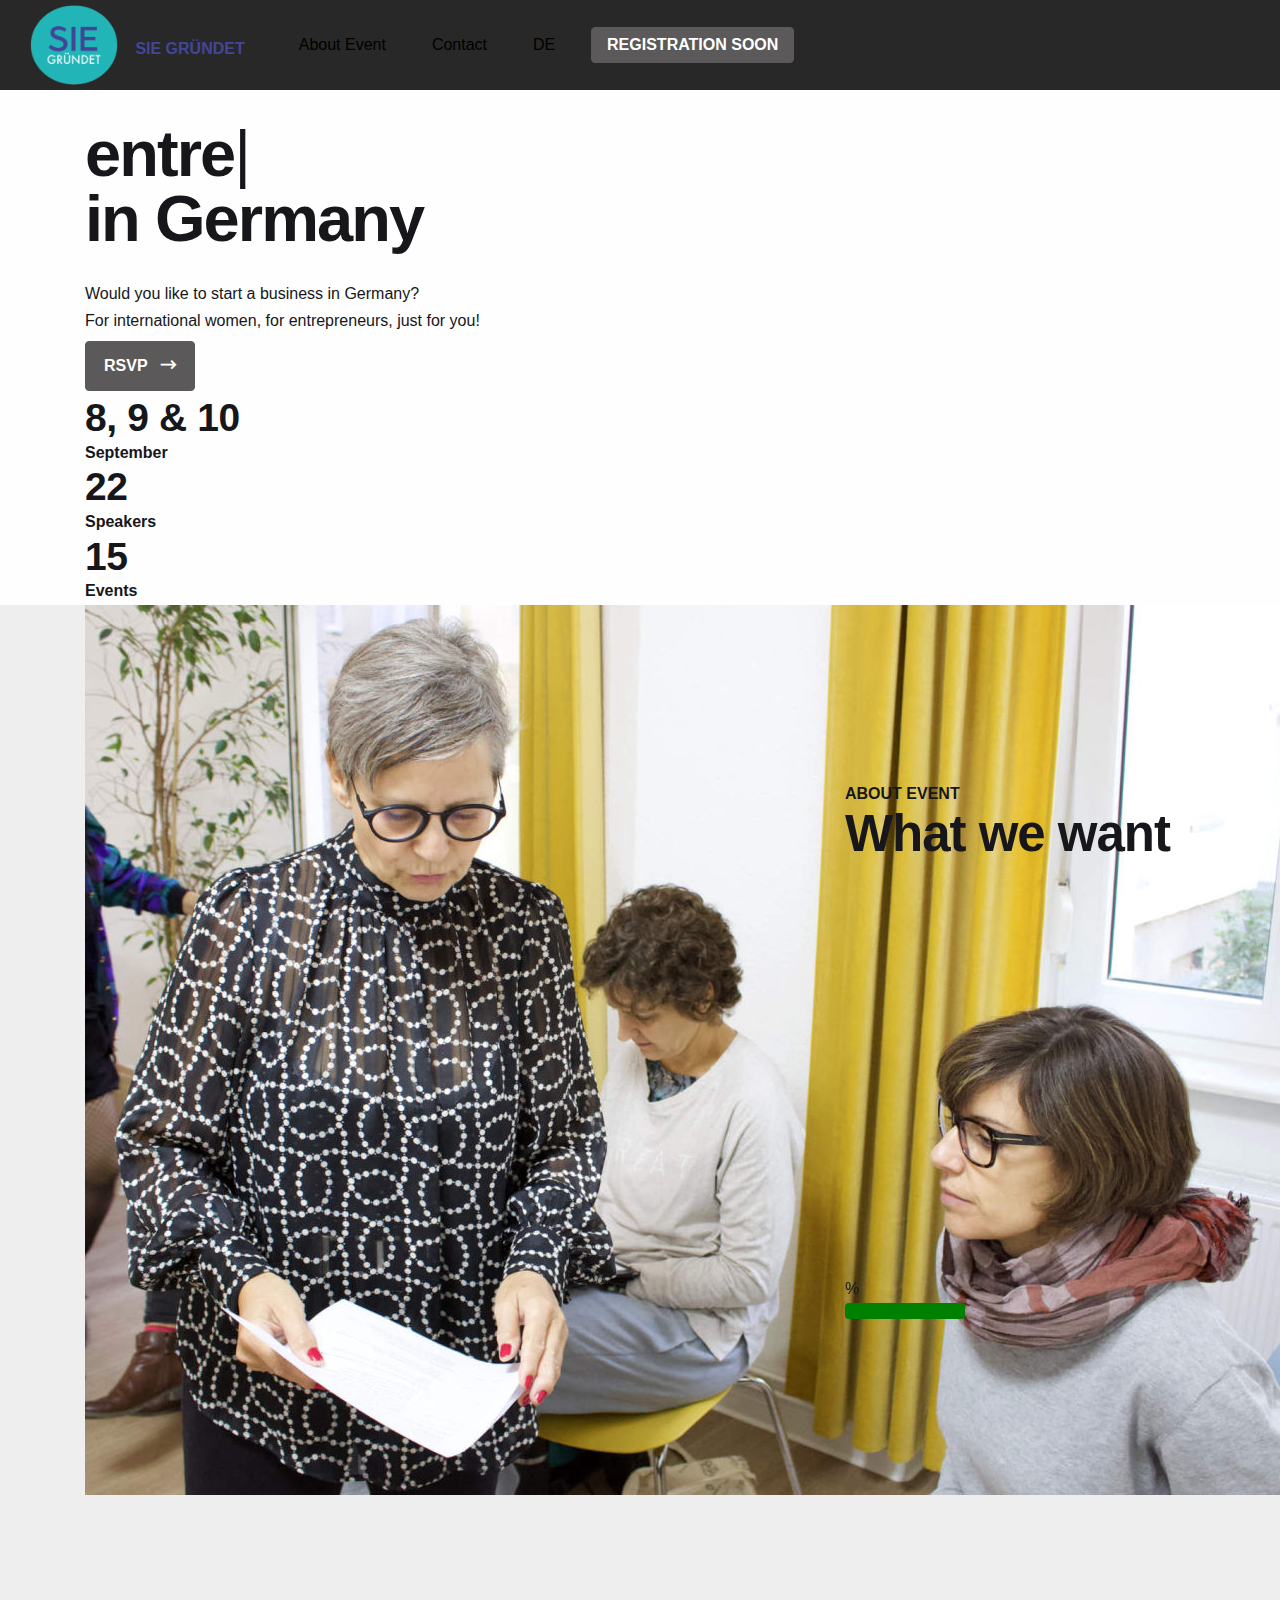
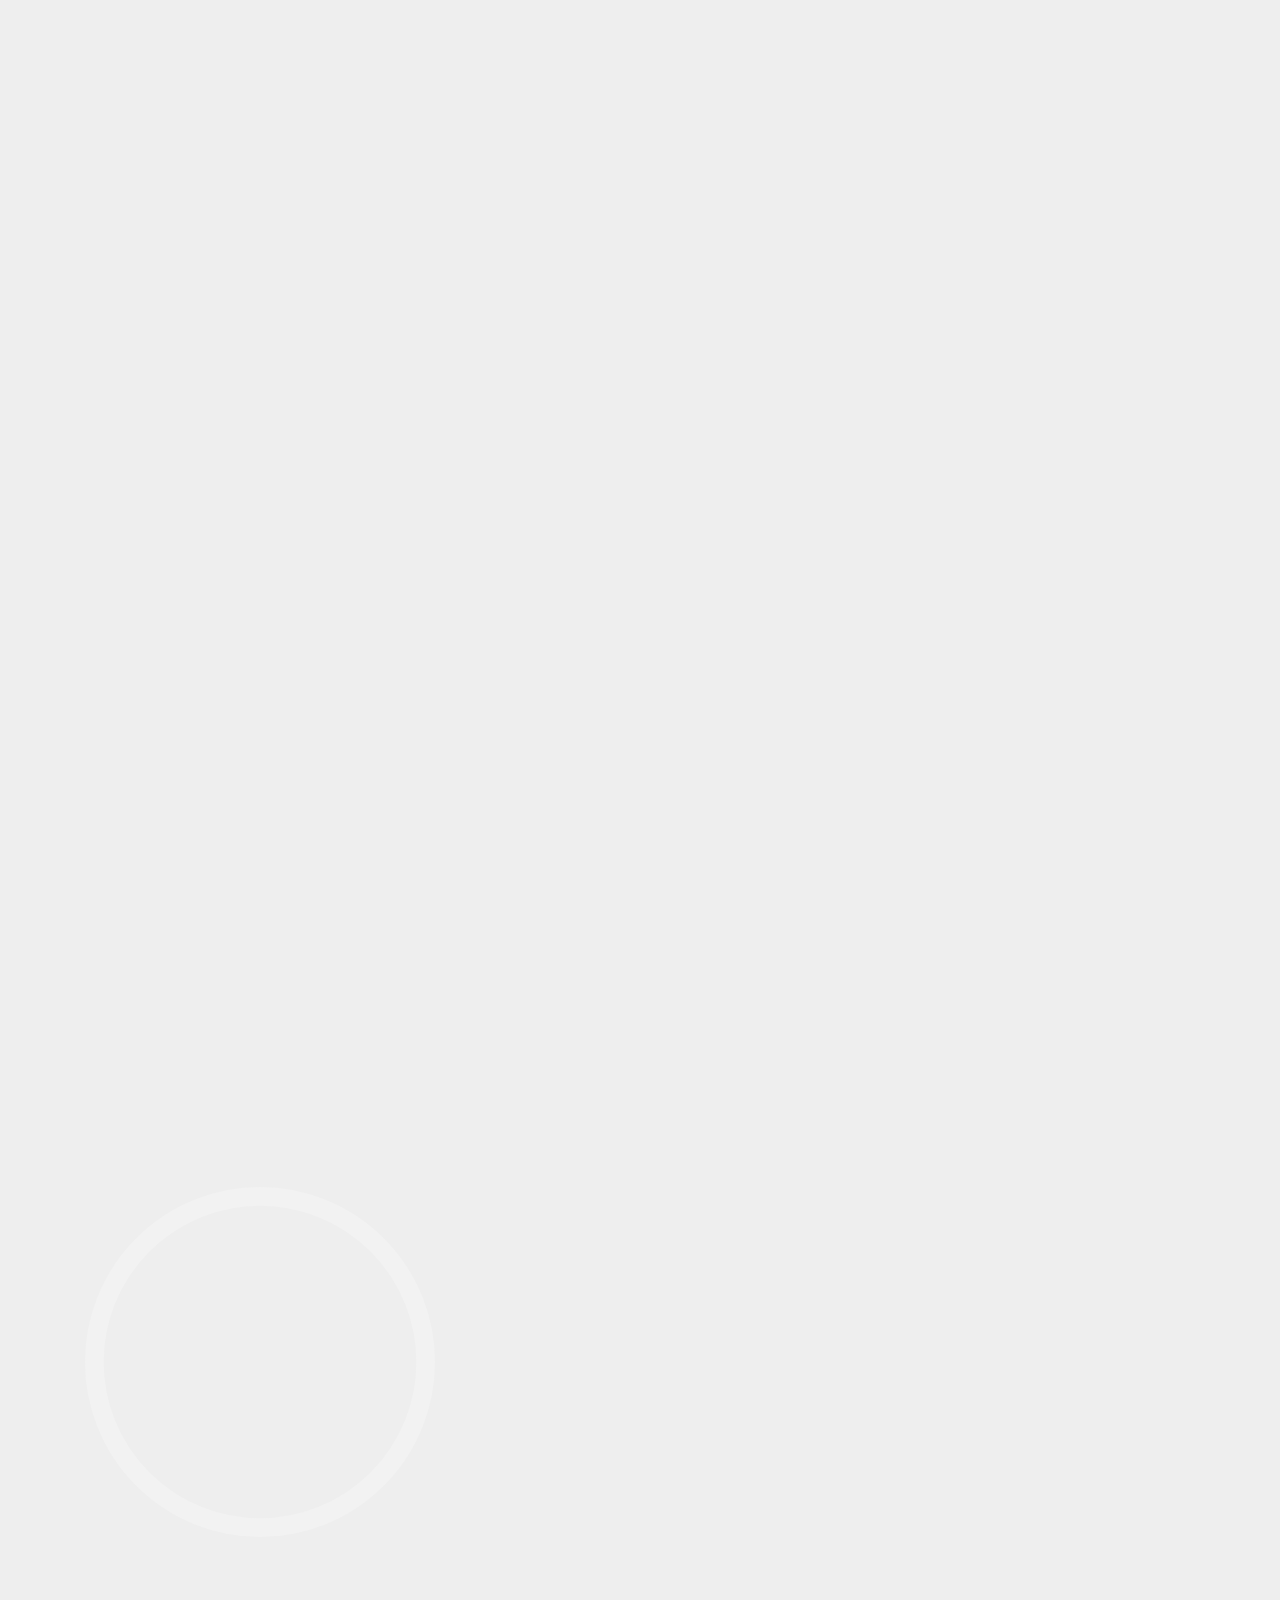
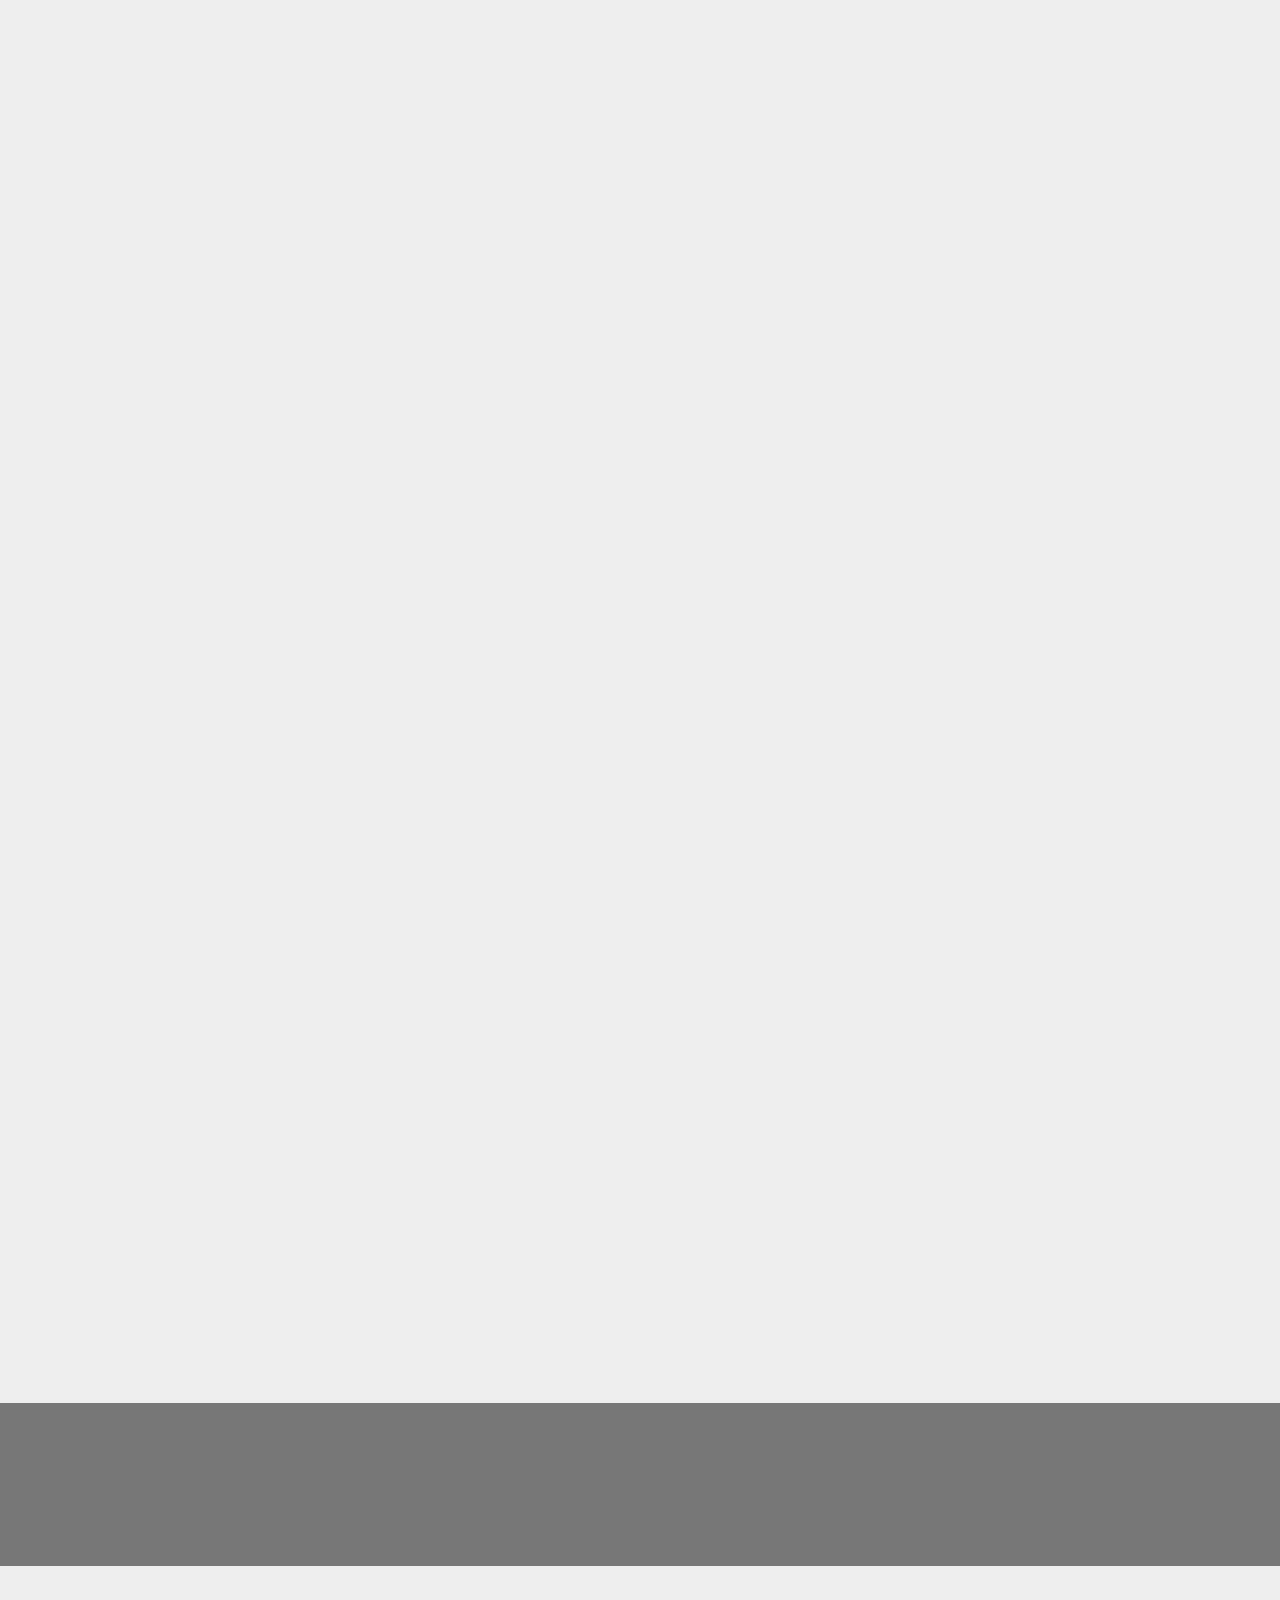
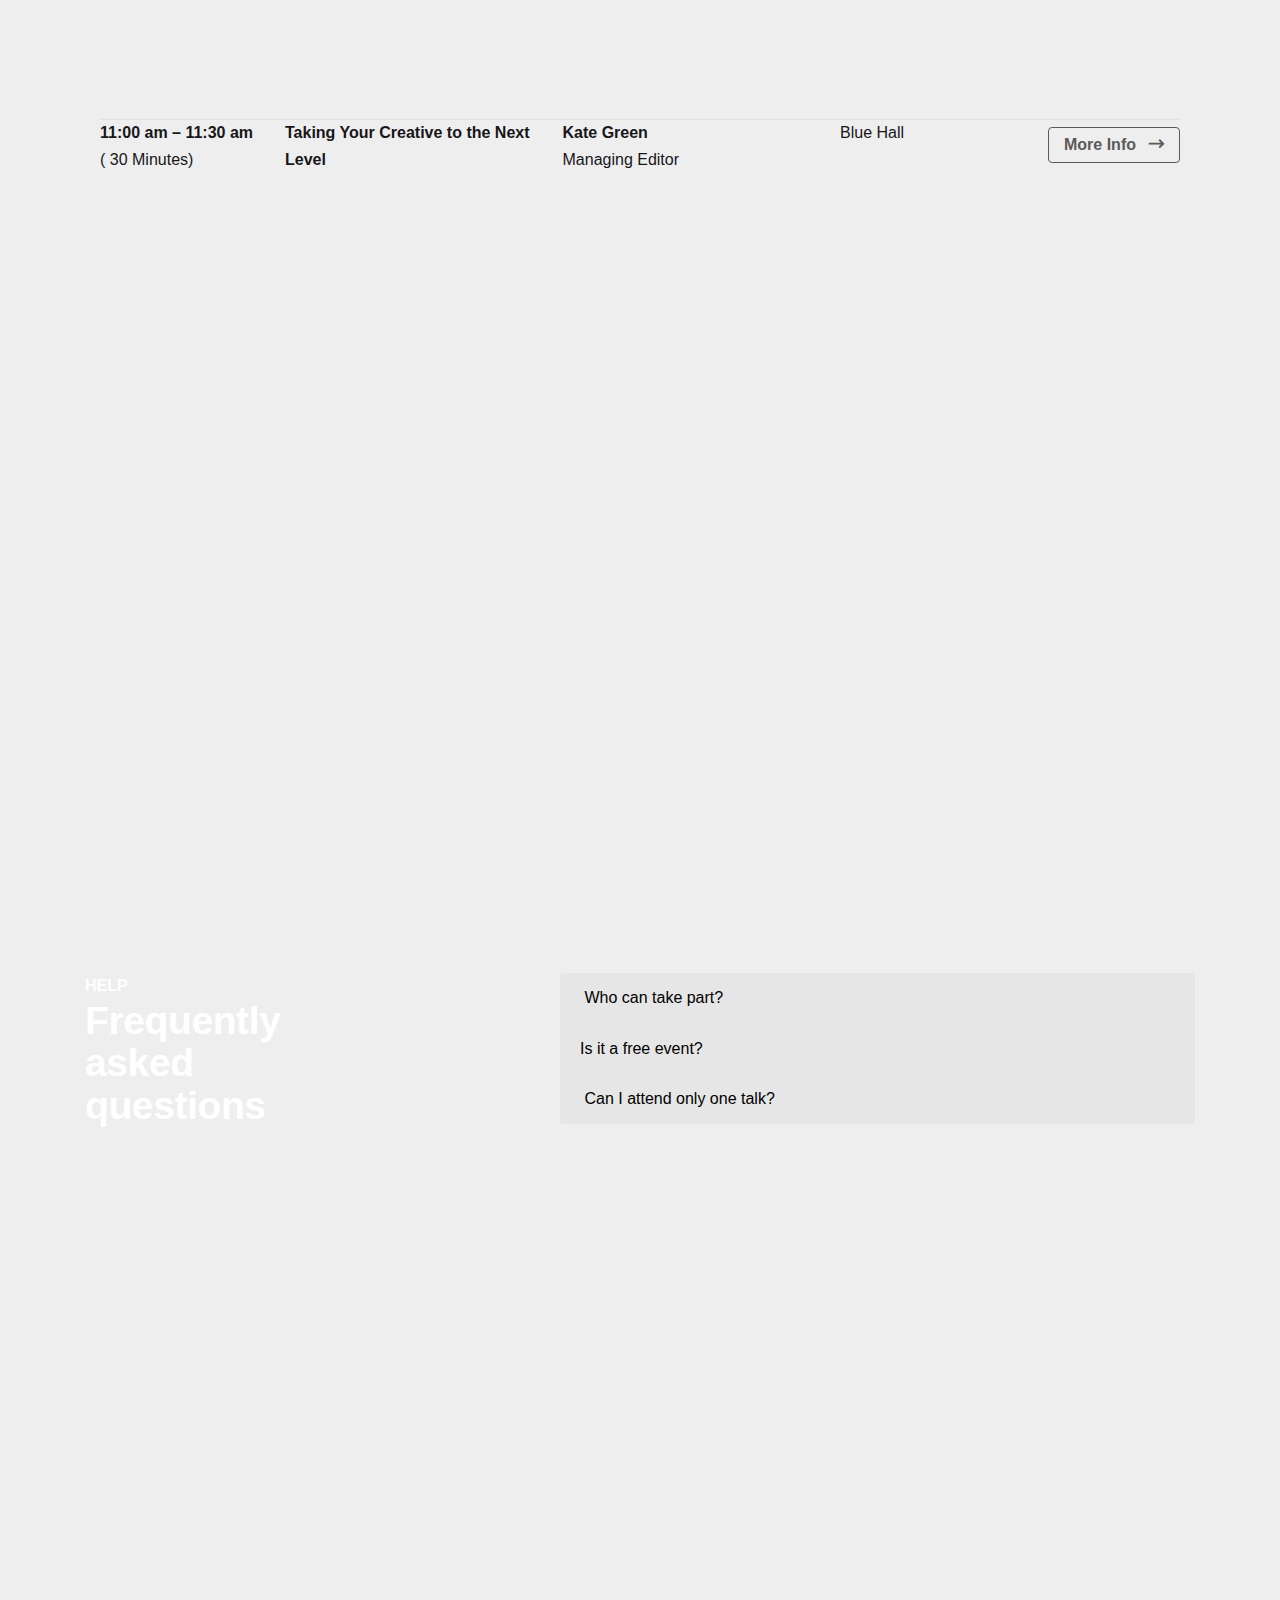
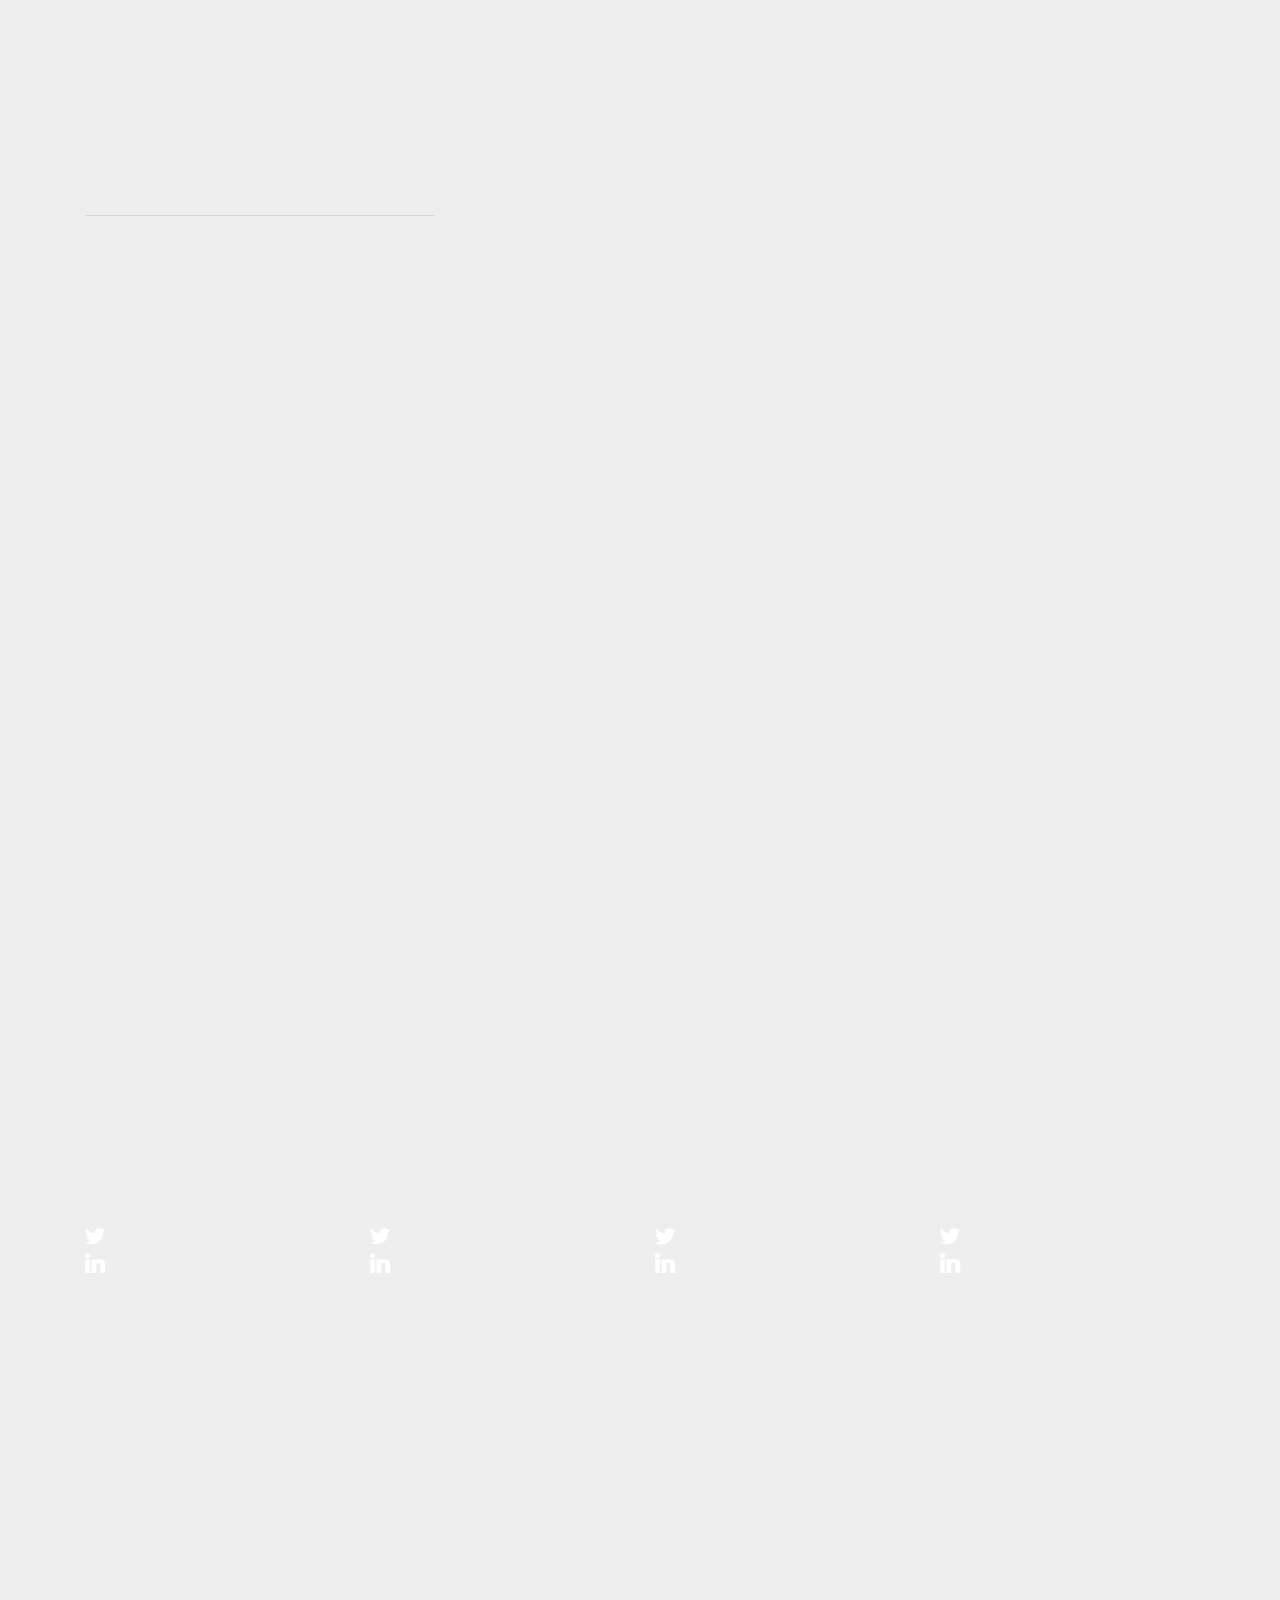
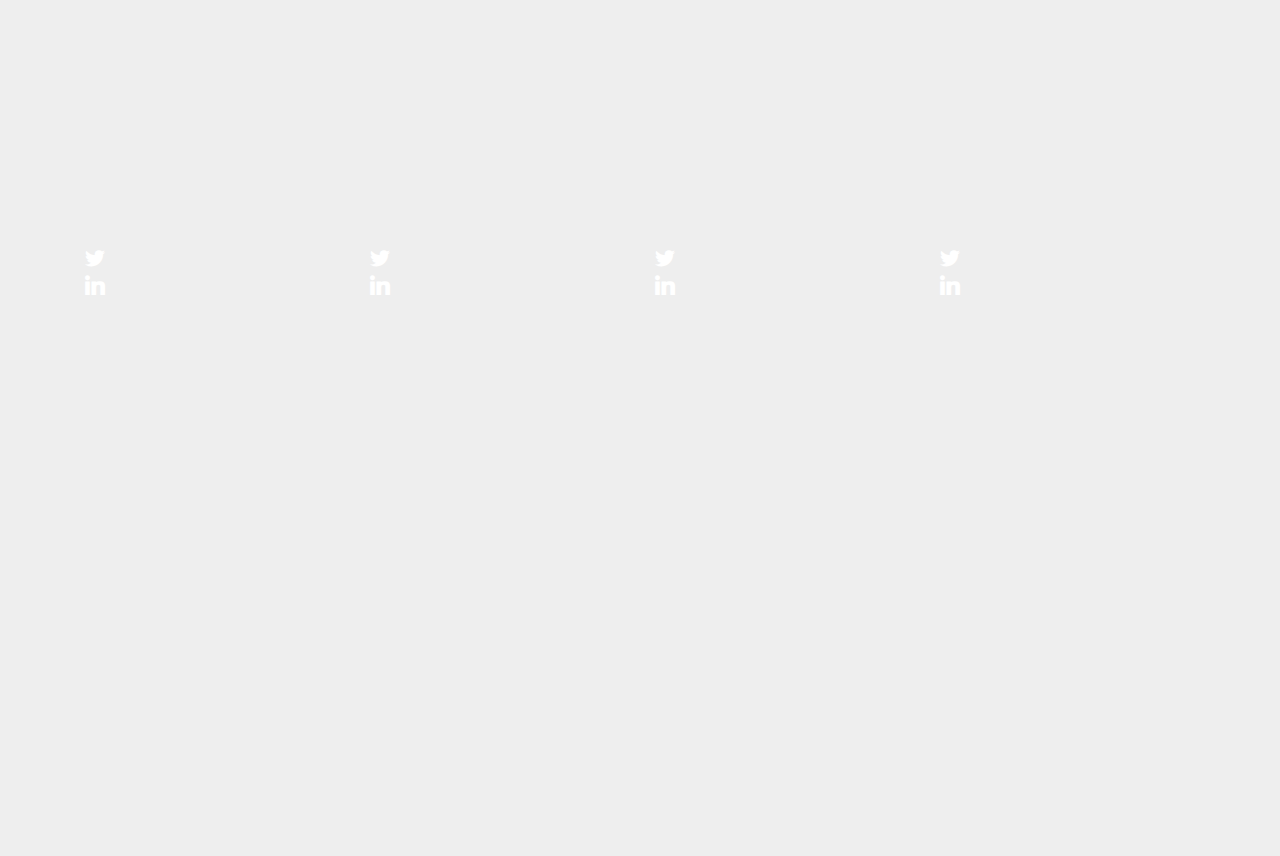
<file: page1.html>
<!DOCTYPE html>
<html  >
<head>
  
  <meta charset="UTF-8">
  <meta http-equiv="X-UA-Compatible" content="IE=edge">
  
  <meta name="viewport" content="width=device-width, initial-scale=1, minimum-scale=1">
  <link rel="shortcut icon" href="assets/images/save-the-date-104x95.png" type="image/x-icon">
  <meta name="description" content="">
  
  
  <title>futura home</title>
  <link rel="stylesheet" href="assets/web/assets/mobirise-icons2/mobirise2.css">
  <link rel="stylesheet" href="assets/tether/tether.min.css">
  <link rel="stylesheet" href="assets/bootstrap/css/bootstrap.min.css">
  <link rel="stylesheet" href="assets/bootstrap/css/bootstrap-grid.min.css">
  <link rel="stylesheet" href="assets/bootstrap/css/bootstrap-reboot.min.css">
  <link rel="stylesheet" href="assets/animatecss/animate.min.css">
  <link rel="stylesheet" href="assets/dropdown/css/style.css">
  <link rel="stylesheet" href="assets/as-pie-progress/css/progress.min.css">
  <link rel="stylesheet" href="assets/formstyler/jquery.formstyler.css">
  <link rel="stylesheet" href="assets/formstyler/jquery.formstyler.theme.css">
  <link rel="stylesheet" href="assets/datepicker/jquery.datetimepicker.min.css">
  <link rel="stylesheet" href="assets/socicon/css/styles.css">
  <link rel="stylesheet" href="assets/theme/css/style.css">
  <link rel="stylesheet" href="assets/recaptcha.css">
  <link rel="preload" as="style" href="assets/mobirise/css/mbr-additional.css"><link rel="stylesheet" href="assets/mobirise/css/mbr-additional.css" type="text/css">
  
  
  
  
</head>
<body>
  
  <section class="menu1 conferencem4_menu1 cid-sAM19dus13" once="menu" id="menu1-t">

    


    <nav class="navbar navbar-dropdown navbar-expand-lg navbar-fixed-top">
        <div class="container-fluid">
            <div class="navbar-brand">
                <div class="col-lg-auto">
                    <span class="navbar-logo">
                        <a href="index.html">
                            <img src="assets/images/save-the-date-104x95.png" alt="Sie gründet" title="" style="height: 5rem;">
                        </a>
                    </span>
                    <span class="navbar-caption-wrap"><a class="navbar-caption mbr-bold text-info text-primary display-4" href="index.html">SIE GRÜNDET<br></a></span>
                </div>
            </div>
            <button class="navbar-toggler" type="button" data-toggle="collapse" data-target="#navbarSupportedContent" aria-controls="navbarNavAltMarkup" aria-expanded="false" aria-label="Toggle navigation">
                <div class="hamburger">
                    <span></span>
                    <span></span>
                    <span></span>
                    <span></span>
                </div>
            </button>
            <div class="collapse navbar-collapse" id="navbarSupportedContent">
                <ul class="navbar-nav nav-dropdown" data-app-modern-menu="true"><li class="nav-item dropdown">
                        <a class="nav-link link text-black text-primary display-4" href="index.html#content5-d">
                            About Event</a>
                    </li><li class="nav-item"><a class="nav-link link text-black text-primary display-4" href="mailto:info@sie-gruendet.de">
                            Contact</a></li><li class="nav-item"><a class="nav-link link text-black text-primary display-4" href="index.html#callToAction1-1c">
                            DE</a></li></ul>
                <div class="navbar-buttons mbr-section-btn"><a class="btn btn-sm btn-secondary display-4" href="index.html#content5-1a">REGISTRATION SOON</a></div>
            </div>
        </div>
    </nav>
</section>

<section class="header1 conferencem4_header1 cid-sAM19eALbl mbr-parallax-background" id="header1-u">

    

    <div class="mbr-overlay" style="opacity: 0.9; background-color: rgb(255, 255, 255);">
    </div>


    <div class="image"></div>

    <div class="container">
        <div class="row">
            <div class="col-lg-12 position">
                <h3 class="mbr-section-subtitle mbr-semibold mbr-fonts-style display-4">Registration is Open</h3>
                <h1 class="mbr-section-title mbr-bold mbr-fonts-style display-1">The conference for women</h1>
                <div class="typed-text display-1">
                    <span>
                        <span class="animated-element mbr-bold" data-word1="entrepreneurs" data-word2="migrants" data-word3="courageous" data-speed="1">
                        </span>
                    </span>
                </div>
                <h1 class="mbr-section-title mbr-bold mbr-fonts-style display-1">in Germany</h1>
                <p class="mbr-text mbr-fonts-style display-4">Would you like to start a business in Germany?<br>For international women, for entrepreneurs, just for you!<br></p>
                <div class="mbr-section-btn"><a class="btn btn-secondary display-4" type="submit">RSVP<span class="mobi-mbri mobi-mbri-right mbr-bold mbr-iconfont mbr-iconfont-btn"></span></a></div>
            </div>
            <div class="info__block col-lg-12 align-left position justify-content-sm-start">
                
                

                
            <div class="info__block-item">
                    <div class="divider"></div>
                    <h4 class="title__item mbr-bold mbr-fonts-style display-5">8, 9 &amp; 10</h4>
                    <p class="text__item mbr-bold mbr-fonts-style display-4">September</p>
                </div><div class="info__block-item">
                    <div class="divider"></div>
                    <h4 class="title__item mbr-bold mbr-fonts-style display-5">22</h4>
                    <p class="text__item mbr-bold mbr-fonts-style display-4">Speakers</p>
                </div><div class="info__block-item">
                    <div class="divider"></div>
                    <h4 class="title__item mbr-bold mbr-fonts-style display-5">15</h4>
                    <p class="text__item mbr-bold mbr-fonts-style display-4">Events</p>
                </div></div>
        </div>
    </div>
</section>

<section class="content5 conferencem4_content5 cid-sAM19fM6AI" id="content5-v">

	

	

	<div class="container">
		<div class="row align-items-center justify-content-center">
			<div class="col-lg-7 col-md-9">
				<div class="image">
					<img src="assets/images/img-1190-1270x890.jpg" alt="Sie Gründet" title="">
				</div>
			</div>
			<div class="col-lg-1 d-none d-lg-block"></div>
			<div class="col-lg-4">
				<h3 class="mbr-section-subtitle mbr-semibold mbr-fonts-style display-4">ABOUT EVENT</h3>
				<h2 class="mbr-section-title mbr-bold mbr-fonts-style display-2">What we want</h2>
				<p class="mbr-text mbr-fonts-style display-4"><strong>Increase the visibility of international women entrepreneurs</strong>: Show all the facets of their international business activities and their intercultural diversity.<br><br>Promote <strong>Germany as a start-up country for female enterprises</strong> and further promote the nationwide networking of different stakeholders.<br><br>Strengthen the start-up spirit among international women: <strong>show self-employment as an excellent option</strong> for transferring professional and personal skills in the German market.<br></p>
				
				<div class="progress_elements">
					<div class="progress1">
						<div class="title-wrap">
							<div class="progressbar-title mbr-fonts-style display-4">
								<p>
									We are here to help you</p>
							</div>
							<div class="progress_value mbr-fonts-style display-4">
								<div class="progressbar-number"></div>
								<span>%</span>
							</div>
						</div>
						<progress class="progress progress-primary" max="100" value="100">
						</progress>
					</div>
				</div>
			</div>
		</div>
	</div>
</section>

<section class="content1 conferencem4_content1 cid-sAM19gja1N" id="content1-w">

	

	

	<div class="container">
		<div class="row">
			<div class="col-sm-12 content__block mb-3">
				<h2 class="mbr-section-title mbr-bold mbr-fonts-style display-2">For those women who want to grow their bussines</h2>
				
			</div>
			
			<div class="col-sm-12">
				<div class="mbr-section-btn"><a class="btn btn-md btn-primary display-4" href="#"><span class="mobi-mbri mobi-mbri-contact-form mbr-iconfont mbr-iconfont-btn"></span>Register</a></div>
			</div>
		</div>
	</div>
</section>

<section class="image2 cid-sAM19gO4mA" id="image2-x">
    
  
    
    
    <div class="container-fluid">
        
        <div class="row justify-content-center">
            <div class="col-12 col-md-12 video-block">
                <div class="video-wrapper"><iframe class="mbr-embedded-video" src="https://www.youtube.com/embed/HujDEPAWboE?rel=0&amp;amp;showinfo=0&amp;autoplay=1&amp;loop=1&amp;playlist=HujDEPAWboE" width="1280" height="720" frameborder="0" allowfullscreen></iframe></div>
                
            </div>
        </div>
    </div>
</section>

<section class="content6 conferencem4_content6 cid-sAM19hjuLR" id="content6-y">

    

    

    <div class="container">
        <div class="row align-items-center justify-content-center flex-row-reverse">
            <div class="col-lg-7 col-md-9">
                <div class="image">
                    <img src="assets/images/conference23.jpg" alt="" title="">
                </div>
            </div>
            <div class="col-lg-1 d-none d-lg-block"></div>
            <div class="col-lg-4">
                <h3 class="mbr-section-subtitle mbr-semibold mbr-fonts-style display-4">PROGRESS</h3>
                <h2 class="mbr-section-title mbr-bold mbr-fonts-style display-2">Super Growth Conference</h2>
                <p class="mbr-text mbr-fonts-style display-4">Lorem ipsum dolor sit amet, consectetur adipisicing
                    elit. Neque distinctio<strong> sint modi asperiores </strong>placeat quam ab, labore ea, repudiandae maiores,
                    voluptas aliquid eveniet?<br></p>
                
                <div class="card__block">
                    <div class="wrap">
                        <div class="pie_progress progress1" role="progressbar" data-goal="75">
                            <p class="pie_progress__number mbr-bold mbr-fonts-style display-7">75%</p>
                        </div>
                    </div>
                    <h4 class="card-title mbr-semibold mbr-fonts-style display-4">
                        Amenity
                    </h4>
                </div>
            </div>
        </div>
    </div>
</section>

<section class="features13 conferencem4_features13 cid-sAM19hUTV6" id="features13-z">

    

    

    <div class="container">
        <div class="row">

            <div class="col-md-6 wrap">
                <div class="title__block">
                    <h3 class="mbr-section-subtitle mbr-semibold mbr-fonts-style display-4">MARKETING</h3>
                    <h2 class="mbr-section-title mbr-bold mbr-fonts-style display-5">How to sell in germany</h2>
                    <div class="mbr-section-btn"><a class="btn btn-secondary-outline display-4" href="#">Read More<span class="mobi-mbri mobi-mbri-right mbr-bold mbr-iconfont mbr-iconfont-btn"></span></a>
                    </div>
                </div>
                <div class="image">
                    <img src="assets/images/conference29.jpg" alt="" title="">
                </div>
            </div>
            <div class="col-md-6 wrap">
                <div class="title__block">
                    <h3 class="mbr-section-subtitle mbr-semibold mbr-fonts-style display-4">NETWORKING</h3>
                    <h2 class="mbr-section-title mbr-bold mbr-fonts-style display-5">To whom address the message.&nbsp;</h2>
                    <div class="mbr-section-btn"><a class="btn btn-secondary-outline display-4" href="#">Read More<span class="mobi-mbri mobi-mbri-right mbr-bold mbr-iconfont mbr-iconfont-btn"></span></a>
                    </div>
                </div>
                <div class="image">
                    <img src="assets/images/mbr-1-840x560.jpeg" alt="" title="">
                </div>
            </div>
        </div>
    </div>
</section>

<section class="features9 conferencem4_features9 cid-sAM19irraW" id="features9-10">

    

    <div class="container-fluid">
        <div class="row">
            <div class="col-lg-6 wrap_left text-white">
                <div class="block__left">
                    <div class="mbr-overlay"></div>
                    <div class="left__image"></div>
                    <div class="title__block">
                        <h3 class="mbr-section-subtitle mbr-semibold mbr-fonts-style display-4">OPPORTUNITIES</h3>
                        <h2 class="mbr-section-title mbr-bold mbr-fonts-style display-2">Improve the quality of your network with us</h2>
                        

                        
                    </div>
                </div>
            </div>
            <div class="col-lg-6 wrap_right text-white">
                <div class="block__right">
                    <div class="mbr-overlay"></div>
                    <div class="right__image"></div>
                    <div class="title__block">
                        <h3 class="mbr-section-subtitle mbr-semibold mbr-fonts-style display-4">SHOWCASE</h3>
                        <h2 class="mbr-section-title mbr-bold mbr-fonts-style display-2">We are proud of your bussines&nbsp;</h2>
                        

                        
                    </div>
                </div>
            </div>
        </div>
    </div>
</section>

<section class="tabs2 conferencem4_tabs2 tabs cid-sAM19iWHXl" id="tabs2-11">
	

	

	<div class="container">
		<div class="row title__wrap">
			<div class="title__block col-sm-6">
				<h3 class="mbr-section-subtitle mbr-semibold mbr-fonts-style display-4">THE PROGRAMM OF PERFORMANCES</h3>
				<h2 class="mbr-section-title mbr-bold mbr-fonts-style display-2">Schedule</h2>
			</div>
			<div class="col-sm-6 buttons">
				<div class="mbr-section-btn"><a class="btn btn-sm btn-secondary-outline display-4" href="#">View All<span class="mobi-mbri mobi-mbri-right mbr-bold mbr-iconfont mbr-iconfont-btn"></span></a></div>
			</div>
		</div>
		<div class="media-container-row">
			<div class="col-12 col-md-12 plpr_0">
				<ul class="nav nav-tabs" role="tablist">
					<li class="nav-item"><a class="nav-link mbr-fonts-stye show active display-4" role="tab" data-toggle="tab" href="#tabs2-6_tab0" aria-selected="true">Wednesday, September 8</a></li>
					<li class="nav-item"><a class="nav-link mbr-fonts-style show active display-4" role="tab" data-toggle="tab" href="#tabs2-6_tab1" aria-selected="true">
							Thursday, September 9&nbsp; &nbsp; &nbsp; &nbsp;</a></li>
					<li class="nav-item"><a class="nav-link mbr-fonts-style show active display-4" role="tab" data-toggle="tab" href="#tabs2-6_tab2" aria-selected="true">
							Friday, September 10</a></li>
					
					
				</ul>
				<div class="tab-content">
					<div id="tab1" class="tab-pane in active" role="tabpanel">
						<div>
							
							
							
						<div class="row wrap">
								<div class="col-lg-2 plpr_0 align-items-stretch">
									<p class="text__time mbr-fonts-style display-4"><strong>11:00 am – 11:30 am </strong><br> ( 30
										Minutes)<br></p>

								</div>
								<div class="col-lg-3 plpr_0 align-items-stretch">
									<p class="mbr-text mbr-fonts-style display-4"><strong>Taking Your Creative to the Next Level</strong><br>
									</p>

								</div>
								<div class="col-lg-3 plpr_0 align-items-stretch">
									<p class="text__author mbr-fonts-style display-4"><strong>Kate Green</strong><br>Managing Editor</p>

								</div>
								<div class="col-lg-2 plpr_0 align-items-stretch">
									<p class="text__hall mbr-fonts-style display-4">Blue Hall</p>

								</div>
								<div class="col-lg-2 plpr_0 align-items-stretch btn__table">
									<div class="mbr-section-btn align-right">
										<a class="btn btn-sm btn-secondary-outline display-4" href="#">More Info<span class="mobi-mbri mobi-mbri-right mbr-bold mbr-iconfont mbr-iconfont-btn"></span></a>
									</div>
								</div>
							</div></div>
					</div>

					<div id="tab2" class="tab-pane" role="tabpanel">
						<div>
							
						<div class="row wrap">
								<div class="col-lg-2 plpr_0 align-items-stretch">
									<p class="text__time mbr-fonts-style display-4"><strong>11:30 am – 12:00 am </strong><br> ( 30
										Minutes)<br></p>

								</div>
								<div class="col-lg-3 plpr_0 align-items-stretch">
									<p class="mbr-text mbr-fonts-style display-4"><strong>The Campaign Journey: From Inception to
											Profit</strong><br></p>

								</div>
								<div class="col-lg-3 plpr_0 align-items-stretch">
									<p class="text__author mbr-fonts-style display-4"><strong>Kate Green</strong><br>Managing Editor</p>

								</div>
								<div class="col-lg-2 plpr_0 align-items-stretch">
									<p class="text__hall mbr-fonts-style display-4">Green Hall</p>

								</div>
								<div class="col-lg-2 plpr_0 align-items-stretch btn__table">
									<div class="mbr-section-btn align-right">
										<a class="btn btn-sm btn-secondary-outline display-4" href="#">More Info<span class="mobi-mbri mobi-mbri-right mbr-bold mbr-iconfont mbr-iconfont-btn"></span></a>
									</div>
								</div>
							</div><div class="row wrap">
								<div class="col-lg-2 plpr_0 align-items-stretch">
									<p class="text__time mbr-fonts-style display-4"><strong>11:30 am – 12:00 am </strong><br> ( 30
										Minutes)<br></p>

								</div>
								<div class="col-lg-3 plpr_0 align-items-stretch">
									<p class="mbr-text mbr-fonts-style display-4"><strong>The Campaign Journey: From Inception to
											Profit</strong><br></p>

								</div>
								<div class="col-lg-3 plpr_0 align-items-stretch">
									<p class="text__author mbr-fonts-style display-4"><strong>Kate Green</strong><br>Managing Editor</p>

								</div>
								<div class="col-lg-2 plpr_0 align-items-stretch">
									<p class="text__hall mbr-fonts-style display-4">Green Hall</p>

								</div>
								<div class="col-lg-2 plpr_0 align-items-stretch btn__table">
									<div class="mbr-section-btn align-right">
										<a class="btn btn-sm btn-secondary-outline display-4" href="#">More Info<span class="mobi-mbri mobi-mbri-right mbr-bold mbr-iconfont mbr-iconfont-btn"></span></a>
									</div>
								</div>
							</div><div class="row wrap">
								<div class="col-lg-2 plpr_0 align-items-stretch">
									<p class="text__time mbr-fonts-style display-4"><strong>11:30 am – 12:00 am </strong><br> ( 30
										Minutes)<br></p>

								</div>
								<div class="col-lg-3 plpr_0 align-items-stretch">
									<p class="mbr-text mbr-fonts-style display-4"><strong>The Campaign Journey: From Inception to
											Profit</strong><br></p>

								</div>
								<div class="col-lg-3 plpr_0 align-items-stretch">
									<p class="text__author mbr-fonts-style display-4"><strong>Kate Green</strong><br>Managing Editor</p>

								</div>
								<div class="col-lg-2 plpr_0 align-items-stretch">
									<p class="text__hall mbr-fonts-style display-4">Green Hall</p>

								</div>
								<div class="col-lg-2 plpr_0 align-items-stretch btn__table">
									<div class="mbr-section-btn align-right">
										<a class="btn btn-sm btn-secondary-outline display-4" href="#">More Info<span class="mobi-mbri mobi-mbri-right mbr-bold mbr-iconfont mbr-iconfont-btn"></span></a>
									</div>
								</div>
							</div><div class="row wrap">
								<div class="col-lg-2 plpr_0 align-items-stretch">
									<p class="text__time mbr-fonts-style display-4"><strong>11:30 am – 12:00 am </strong><br> ( 30
										Minutes)<br></p>

								</div>
								<div class="col-lg-3 plpr_0 align-items-stretch">
									<p class="mbr-text mbr-fonts-style display-4"><strong>The Campaign Journey: From Inception to
											Profit</strong><br></p>

								</div>
								<div class="col-lg-3 plpr_0 align-items-stretch">
									<p class="text__author mbr-fonts-style display-4"><strong>Kate Green</strong><br>Managing Editor</p>

								</div>
								<div class="col-lg-2 plpr_0 align-items-stretch">
									<p class="text__hall mbr-fonts-style display-4">Green Hall</p>

								</div>
								<div class="col-lg-2 plpr_0 align-items-stretch btn__table">
									<div class="mbr-section-btn align-right">
										<a class="btn btn-sm btn-secondary-outline display-4" href="#">More Info<span class="mobi-mbri mobi-mbri-right mbr-bold mbr-iconfont mbr-iconfont-btn"></span></a>
									</div>
								</div>
							</div><div class="row wrap">
								<div class="col-lg-2 plpr_0 align-items-stretch">
									<p class="text__time mbr-fonts-style display-4"><strong>11:30 am – 12:00 am </strong><br> ( 30
										Minutes)<br></p>

								</div>
								<div class="col-lg-3 plpr_0 align-items-stretch">
									<p class="mbr-text mbr-fonts-style display-4"><strong>The Campaign Journey: From Inception to
											Profit</strong><br></p>

								</div>
								<div class="col-lg-3 plpr_0 align-items-stretch">
									<p class="text__author mbr-fonts-style display-4"><strong>Kate Green</strong><br>Managing Editor</p>

								</div>
								<div class="col-lg-2 plpr_0 align-items-stretch">
									<p class="text__hall mbr-fonts-style display-4">Green Hall</p>

								</div>
								<div class="col-lg-2 plpr_0 align-items-stretch btn__table">
									<div class="mbr-section-btn align-right">
										<a class="btn btn-sm btn-secondary-outline display-4" href="#">More Info<span class="mobi-mbri mobi-mbri-right mbr-bold mbr-iconfont mbr-iconfont-btn"></span></a>
									</div>
								</div>
							</div></div>
					</div>



					<div id="tab3" class="tab-pane" role="tabpanel">
						<div>
							
						<div class="row wrap">
								<div class="col-lg-2 plpr_0 align-items-stretch">
									<p class="text__time mbr-fonts-style display-4"><strong>12:30 am – 13:00 pm </strong><br> ( 30
										Minutes)<br></p>

								</div>
								<div class="col-lg-3 plpr_0 align-items-stretch">
									<p class="mbr-text mbr-fonts-style display-4"><strong>Game Development </strong><br><strong>for Generation
											Z</strong><br></p>

								</div>
								<div class="col-lg-3 plpr_0 align-items-stretch">
									<p class="text__author mbr-fonts-style display-4"><strong>Kate Green</strong><br>Managing Editor</p>

								</div>
								<div class="col-lg-2 plpr_0 align-items-stretch">
									<p class="text__hall mbr-fonts-style display-4">Purple Hall</p>

								</div>
								<div class="col-lg-2 plpr_0 align-items-stretch btn__table">
									<div class="mbr-section-btn align-right">
										<a class="btn btn-sm btn-secondary-outline display-4" href="#">More Info<span class="mobi-mbri mobi-mbri-right mbr-bold mbr-iconfont mbr-iconfont-btn"></span></a>
									</div>
								</div>
							</div><div class="row wrap">
								<div class="col-lg-2 plpr_0 align-items-stretch">
									<p class="text__time mbr-fonts-style display-4"><strong>12:30 am – 13:00 pm </strong><br> ( 30
										Minutes)<br></p>

								</div>
								<div class="col-lg-3 plpr_0 align-items-stretch">
									<p class="mbr-text mbr-fonts-style display-4"><strong>Game Development </strong><br><strong>for Generation
											Z</strong><br></p>

								</div>
								<div class="col-lg-3 plpr_0 align-items-stretch">
									<p class="text__author mbr-fonts-style display-4"><strong>Kate Green</strong><br>Managing Editor</p>

								</div>
								<div class="col-lg-2 plpr_0 align-items-stretch">
									<p class="text__hall mbr-fonts-style display-4">Purple Hall</p>

								</div>
								<div class="col-lg-2 plpr_0 align-items-stretch btn__table">
									<div class="mbr-section-btn align-right">
										<a class="btn btn-sm btn-secondary-outline display-4" href="#">More Info<span class="mobi-mbri mobi-mbri-right mbr-bold mbr-iconfont mbr-iconfont-btn"></span></a>
									</div>
								</div>
							</div><div class="row wrap">
								<div class="col-lg-2 plpr_0 align-items-stretch">
									<p class="text__time mbr-fonts-style display-4"><strong>12:30 am – 13:00 pm </strong><br> ( 30
										Minutes)<br></p>

								</div>
								<div class="col-lg-3 plpr_0 align-items-stretch">
									<p class="mbr-text mbr-fonts-style display-4"><strong>Game Development </strong><br><strong>for Generation
											Z</strong><br></p>

								</div>
								<div class="col-lg-3 plpr_0 align-items-stretch">
									<p class="text__author mbr-fonts-style display-4"><strong>Kate Green</strong><br>Managing Editor</p>

								</div>
								<div class="col-lg-2 plpr_0 align-items-stretch">
									<p class="text__hall mbr-fonts-style display-4">Purple Hall</p>

								</div>
								<div class="col-lg-2 plpr_0 align-items-stretch btn__table">
									<div class="mbr-section-btn align-right">
										<a class="btn btn-sm btn-secondary-outline display-4" href="#">More Info<span class="mobi-mbri mobi-mbri-right mbr-bold mbr-iconfont mbr-iconfont-btn"></span></a>
									</div>
								</div>
							</div><div class="row wrap">
								<div class="col-lg-2 plpr_0 align-items-stretch">
									<p class="text__time mbr-fonts-style display-4"><strong>12:30 am – 13:00 pm </strong><br> ( 30
										Minutes)<br></p>

								</div>
								<div class="col-lg-3 plpr_0 align-items-stretch">
									<p class="mbr-text mbr-fonts-style display-4"><strong>Game Development </strong><br><strong>for Generation
											Z</strong><br></p>

								</div>
								<div class="col-lg-3 plpr_0 align-items-stretch">
									<p class="text__author mbr-fonts-style display-4"><strong>Kate Green</strong><br>Managing Editor</p>

								</div>
								<div class="col-lg-2 plpr_0 align-items-stretch">
									<p class="text__hall mbr-fonts-style display-4">Purple Hall</p>

								</div>
								<div class="col-lg-2 plpr_0 align-items-stretch btn__table">
									<div class="mbr-section-btn align-right">
										<a class="btn btn-sm btn-secondary-outline display-4" href="#">More Info<span class="mobi-mbri mobi-mbri-right mbr-bold mbr-iconfont mbr-iconfont-btn"></span></a>
									</div>
								</div>
							</div></div>
					</div>



					


					
				</div>
			</div>
		</div>
	</div>
</section>

<section class="testimonials2 conferencem4_testimonials2 carousel slide testimonials-slider cid-sAM19nbORI" data-interval="false" id="testimonials2-12">

	

	

	<div class="container">
		<div class="row align-items-center">
			<div class="col-lg-6 wrap">
				<h3 class="mbr-section-subtitle mbr-semibold mbr-fonts-style display-4">TESTIMONIALS</h3>
				<h2 class="mbr-fonts-style mbr-bold mbr-section-title display-2">What do the participants say?</h2>
				<div class="carousel slide" role="listbox" data-pause="true" data-keyboard="false" data-ride="false" data-interval="false">
					<div class="carousel-inner ">
						
						
					<div class="carousel-item text-left">
							<div class="user ">
								<div class="user_image">
									<img src="assets/images/face1.jpg" alt="" title="">
								</div>
								<div class="content__block">
									<h4 class="user_desk mbr-semibold mbr-fonts-style display-4">Designer</h4>
									<p class="user__text mbr-fonts-style display-4">"Lorem ipsum dolor sit amet, consectetur
										adipisicing elit. Vitae nostrum, quos voluptas fugiat blanditiis, temporibus
										expedita cumque doloribus!"</p>
								</div>
								<div class="author">
									<p class="user_name mbr-semibold mbr-fonts-style display-4">
										Alex
									</p>
									<p class="user_prof mbr-fonts-style display-4">
										Project Manager
									</p>
								</div>
							</div>
						</div><div class="carousel-item text-left">
							<div class="user">
								<div class="user_image">
									<img src="assets/images/face6.jpg" alt="" title="">
								</div>
								<div class="content__block">
									<h4 class="user_desk mbr-semibold mbr-fonts-style display-4">Developer</h4>
									<p class="user__text mbr-fonts-style display-4">"Lorem ipsum dolor sit amet, consectetur
										adipisicing elit. Vitae nostrum, quos voluptas fugiat blanditiis, temporibus
										expedita cumque doloribus!"</p>
								</div>
								<div class="author">
									<p class="user_name mbr-semibold mbr-fonts-style display-4">
										Linda
									</p>
									<p class="user_prof mbr-fonts-style display-4">
										Co-founder
									</p>
								</div>
							</div>
						</div></div>

					<div class="carousel-controls">
						<a class="carousel-control-prev" role="button" data-slide="prev">
							<span aria-hidden="true" class="mobi-mbri mobi-mbri-left mbr-bold mbr-iconfont"></span>
							<span class="sr-only">Previous</span>
						</a>

						<a class="carousel-control-next" role="button" data-slide="next">
							<span aria-hidden="true" class="mobi-mbri mobi-mbri-right mbr-bold mbr-iconfont"></span>
							<span class="sr-only">Next</span>
						</a>
					</div>
				</div>
			</div>
			<div class="col-lg-1 d-none d-lg-block"></div>
			<div class="col-lg-5">
				<div class="image">
					<img src="assets/images/conference15.jpg" alt="" title="">
				</div>
			</div>
		</div>

	</div>
</section>

<section class="accordion conferencem4_accordion cid-sAM19oZE7Y" id="accordion-13">

    

    

    <div class="container">
        <div class="row">
            <div class="col-md-4 text-white">
                <h3 class="mbr-section-subtitle mbr-semibold mbr-fonts-style display-4">HELP</h3>
                <h2 class="mbr-section-title mbr-bold mbr-fonts-style display-5">Frequently <br>asked <br>questions</h2>
                
                
            </div>

            <div class="col-lg-1 d-none d-lg-block"></div>

            <div class="col-lg-7 col-md-8">
                <div id="bootstrap-accordion_31" class="panel-group accordionStyles accordion" role="tablist" aria-multiselectable="true">
                    <div class="card">
                        <div class="card-header" role="tab" id="headingOne">
                            <a role="button" class="panel-title collapsed text-black" data-toggle="collapse" data-core="" href="#collapse1_31" aria-expanded="false" aria-controls="collapse1">
                                <h4 class="mbr-fonts-style display-4">
                                    <span class="sign mbr-iconfont inactive"></span>&nbsp;Who can take part?</h4>
                            </a>
                        </div>
                        <div id="collapse1_31" class="panel-collapse noScroll collapse " role="tabpanel" aria-labelledby="headingOne" data-parent="#bootstrap-accordion_31">
                            <div class="panel-body">
                                <p class="mbr-fonts-style panel-text display-4">Lorem ipsum dolor sit amet, consectetur adipisicing
                                    elit. Impedit amet, iste ex quidem quam doloribus dolore fugit veritatis animi,
                                    officiis asperiores minima mollitia accusantium in commodi perspiciatis blanditiis
                                    architecto consequatur.</p>
                            </div>
                        </div>
                    </div>
                    <div class="card">
                        <div class="card-header" role="tab" id="headingTwo">
                            <a role="button" class="collapsed panel-title text-black" data-toggle="collapse" data-core="" href="#collapse2_31" aria-expanded="false" aria-controls="collapse2">
                                <h4 class="mbr-fonts-style display-4">
                                    <span class="sign mbr-iconfont inactive"></span>Is it a free event?</h4>
                            </a>
                        </div>
                        <div id="collapse2_31" class="panel-collapse noScroll collapse" role="tabpanel" aria-labelledby="headingTwo" data-parent="#bootstrap-accordion_31">
                            <div class="panel-body">
                                <p class="mbr-fonts-style panel-text display-4">Lorem ipsum dolor sit amet, consectetur adipisicing
                                    elit. Impedit explicabo maiores velit facere id perferendis, est enim accusamus
                                    molestias optio.</p>
                            </div>
                        </div>
                    </div>
                    <div class="card">
                        <div class="card-header" role="tab" id="headingThree">
                            <a role="button" class="collapsed text-black panel-title" data-toggle="collapse" data-core="" href="#collapse3_31" aria-expanded="false" aria-controls="collapse3">
                                <h4 class="mbr-fonts-style display-4">
                                    <span class="sign mbr-iconfont inactive"></span>&nbsp;Can I attend only one talk?</h4>
                            </a>
                        </div>
                        <div id="collapse3_31" class="panel-collapse noScroll collapse" role="tabpanel" aria-labelledby="headingThree" data-parent="#bootstrap-accordion_31">
                            <div class="panel-body">
                                <p class="mbr-fonts-style panel-text display-4">Lorem ipsum dolor sit amet, consectetur adipisicing
                                    elit. Modi pariatur ex minima a repudiandae, atque aliquid eaque dolore tempore
                                    inventore!</p>
                            </div>
                        </div>
                    </div>
                    
                    
                    
                </div>
            </div>
        </div>
    </div>
</section>

<section class="form2 conferencem4_form2 cid-sAM19pO5QM" id="form2-14">

    

    

    <div class="container">
        <div class="row align-items-center">
            <div class="col-lg-4 content__block">
                <h3 class="text__subt mbr-semibold mbr-fonts-style display-4">RSVP</h3>
                <h2 class="mbr-section-title mbr-bold mbr-fonts-style display-2">Be part of this conference for migrant women entrepreneurs.</h2>
                <p class="mbr-text mbr-fonts-style display-4"><strong>Book your place</strong></p>
                <div class="subscribe__form" data-form-type="formoid">
<!--Formbuilder Form-->
<form action="https://mobirise.eu/" method="POST" class="mbr-form form-with-styler" data-form-title="Mobirise Form"><input type="hidden" name="email" data-form-email="true" value="GagU8vDjKEP/q9DvQFgtMYM+SgocqoE7Fz7aXP89C4hLYdkPLrwIPpigDdr6WR91i/ArhkvItjZGziYAvA1UUFEhK0mYcslRqQcBslA9xNBXpx9paImOzCDHYEplsDb5.75DO4vvvkoT14p5JqO8JxcpRQtpLamwLVe8clz0EwG04HOMcVYEwoGVQ+GjWhAzsYmFx1xFj7o74cpoMs9hg8SCITe2TqSZv25xbNG8vh4NIP4ozVKmIme+yeKz2E9Yz">
<div class="row">
<div hidden="hidden" data-form-alert="" class="alert alert-success col-12">Thanks for filling
                                out the form!</div>
<div hidden="hidden" data-form-alert-danger="" class="alert alert-danger col-12"> </div>
</div>
<div class="dragArea row">
<div class="col-lg-12 col-md-12 col-sm-12 form-group">
<div class="form-row">
<div class="col">
<input type="text" name="nameFirst" placeholder="First Name" data-form-field="nameFirst" class="form-control text-multiple" value="" id="nameFirst-form2-14">
</div>
<div class="col">
<input type="text" name="nameLast" placeholder="Last Name" data-form-field="nameLast" class="form-control text-multiple" value="" id="nameLast-form2-14">
</div>
</div>
</div>
<div class="col-lg-12 col-md-12 col-sm-12">
<hr>
</div>
<div class="col-7 form-group " data-for="email">
<input type="email" name="email" placeholder="Your email address" data-form-field="Email" required="required" class="form-control display-4" value="" id="email-form2-14">
</div>
<div class="col-5 input-group-btn">
<button type="submit" class="btn btn-lg btn-secondary display-4">Anmelden</button>
</div>
</div>
</form><!--Formbuilder Form-->
</div>
            </div>
            <div class="col-lg-1 d-none d-lg-block"></div>
            <div class="col-lg-7">
                <div class="image">
                    <img src="assets/images/sie-grundet-formular-1270x990.jpg" alt="sie-grundet-formular" title="">
                </div>
            </div>
        </div>
    </div>
</section>

<section class="team1 conferencem4_team1 cid-sAM19qqoY7" id="team1-15">

    

    

    <div class="container">
        <div class="row title__wrap">
            <div class="title__block col-sm-12">
                <h3 class="mbr-section-subtitle mbr-semibold mbr-fonts-style display-4">MENTORS</h3>
                <h2 class="mbr-section-title mbr-bold mbr-fonts-style display-2">Speakers</h2>
            </div>
            
        </div>
        <div class="row wrap justify-content-center">
            
            
            
            
        <div class="col-lg-3 col-sm-6">
                <div class="image">
                    <img src="assets/images/face1.jpg" alt="" title="">
                    <div class="text__block text-white">
                        <p class="text__title mbr-bold mbr-fonts-style display-7">Anna Green</p>
                        <p class="text__descr mbr-fonts-style display-4">Manager</p>
                        <div class="social__wrap">
                            
                            
                        <div class="icons">
                                <div class="border__radius">
                                    <span class="mbr-iconfont mbr-iconfont-social socicon-twitter socicon" style="font-size: 20px;"></span>
                                </div>
                            </div><div class="icons">
                                <div class="border__radius">
                                    <span class="mbr-iconfont mbr-iconfont-social socicon-linkedin socicon" style="font-size: 20px;"></span>
                                </div>
                            </div></div>
                    </div>
                </div>
            </div><div class="col-lg-3 col-sm-6">
                <div class="image">
                    <img src="assets/images/face5.jpg" alt="" title="">
                    <div class="text__block text-white">
                        <p class="text__title mbr-bold mbr-fonts-style display-7">Lucy Gray</p>
                        <p class="text__descr mbr-fonts-style display-4">Chief Marketing</p>
                        <div class="social__wrap">
                            
                            
                        <div class="icons">
                                <div class="border__radius">
                                    <span class="mbr-iconfont mbr-iconfont-social socicon-twitter socicon" style="font-size: 20px;"></span>
                                </div>
                            </div><div class="icons">
                                <div class="border__radius">
                                    <span class="mbr-iconfont mbr-iconfont-social socicon-linkedin socicon" style="font-size: 20px;"></span>
                                </div>
                            </div></div>
                    </div>
                </div>
            </div><div class="col-lg-3 col-sm-6">
                <div class="image">
                    <img src="assets/images/face4.jpg" alt="" title="">
                    <div class="text__block text-white">
                        <p class="text__title mbr-bold mbr-fonts-style display-7">Nik White</p>
                        <p class="text__descr mbr-fonts-style display-4">Founder &amp; CEO</p>
                        <div class="social__wrap">
                            
                            
                        <div class="icons">
                                <div class="border__radius">
                                    <span class="mbr-iconfont mbr-iconfont-social socicon-twitter socicon" style="font-size: 20px;"></span>
                                </div>
                            </div><div class="icons">
                                <div class="border__radius">
                                    <span class="mbr-iconfont mbr-iconfont-social socicon-linkedin socicon" style="font-size: 20px;"></span>
                                </div>
                            </div></div>
                    </div>
                </div>
            </div><div class="col-lg-3 col-sm-6">
                <div class="image">
                    <img src="assets/images/face8.jpg" alt="" title="">
                    <div class="text__block text-white">
                        <p class="text__title mbr-bold mbr-fonts-style display-7">Krysten Black</p>
                        <p class="text__descr mbr-fonts-style display-4">Lead Product Manager</p>
                        <div class="social__wrap">
                            
                            
                        <div class="icons">
                                <div class="border__radius">
                                    <span class="mbr-iconfont mbr-iconfont-social socicon-twitter socicon" style="font-size: 20px;"></span>
                                </div>
                            </div><div class="icons">
                                <div class="border__radius">
                                    <span class="mbr-iconfont mbr-iconfont-social socicon-linkedin socicon" style="font-size: 20px;"></span>
                                </div>
                            </div></div>
                    </div>
                </div>
            </div><div class="col-lg-3 col-sm-6">
                <div class="image">
                    <img src="assets/images/face8.jpg" alt="" title="">
                    <div class="text__block text-white">
                        <p class="text__title mbr-bold mbr-fonts-style display-7">Krysten Black</p>
                        <p class="text__descr mbr-fonts-style display-4">Lead Product Manager</p>
                        <div class="social__wrap">
                            
                            
                        <div class="icons">
                                <div class="border__radius">
                                    <span class="mbr-iconfont mbr-iconfont-social socicon-twitter socicon" style="font-size: 20px;"></span>
                                </div>
                            </div><div class="icons">
                                <div class="border__radius">
                                    <span class="mbr-iconfont mbr-iconfont-social socicon-linkedin socicon" style="font-size: 20px;"></span>
                                </div>
                            </div></div>
                    </div>
                </div>
            </div><div class="col-lg-3 col-sm-6">
                <div class="image">
                    <img src="assets/images/face8.jpg" alt="" title="">
                    <div class="text__block text-white">
                        <p class="text__title mbr-bold mbr-fonts-style display-7">Krysten Black</p>
                        <p class="text__descr mbr-fonts-style display-4">Lead Product Manager</p>
                        <div class="social__wrap">
                            
                            
                        <div class="icons">
                                <div class="border__radius">
                                    <span class="mbr-iconfont mbr-iconfont-social socicon-twitter socicon" style="font-size: 20px;"></span>
                                </div>
                            </div><div class="icons">
                                <div class="border__radius">
                                    <span class="mbr-iconfont mbr-iconfont-social socicon-linkedin socicon" style="font-size: 20px;"></span>
                                </div>
                            </div></div>
                    </div>
                </div>
            </div><div class="col-lg-3 col-sm-6">
                <div class="image">
                    <img src="assets/images/face8.jpg" alt="" title="">
                    <div class="text__block text-white">
                        <p class="text__title mbr-bold mbr-fonts-style display-7">Krysten Black</p>
                        <p class="text__descr mbr-fonts-style display-4">Lead Product Manager</p>
                        <div class="social__wrap">
                            
                            
                        <div class="icons">
                                <div class="border__radius">
                                    <span class="mbr-iconfont mbr-iconfont-social socicon-twitter socicon" style="font-size: 20px;"></span>
                                </div>
                            </div><div class="icons">
                                <div class="border__radius">
                                    <span class="mbr-iconfont mbr-iconfont-social socicon-linkedin socicon" style="font-size: 20px;"></span>
                                </div>
                            </div></div>
                    </div>
                </div>
            </div><div class="col-lg-3 col-sm-6">
                <div class="image">
                    <img src="assets/images/face8.jpg" alt="" title="">
                    <div class="text__block text-white">
                        <p class="text__title mbr-bold mbr-fonts-style display-7">Krysten Black</p>
                        <p class="text__descr mbr-fonts-style display-4">Lead Product Manager</p>
                        <div class="social__wrap">
                            
                            
                        <div class="icons">
                                <div class="border__radius">
                                    <span class="mbr-iconfont mbr-iconfont-social socicon-twitter socicon" style="font-size: 20px;"></span>
                                </div>
                            </div><div class="icons">
                                <div class="border__radius">
                                    <span class="mbr-iconfont mbr-iconfont-social socicon-linkedin socicon" style="font-size: 20px;"></span>
                                </div>
                            </div></div>
                    </div>
                </div>
            </div></div>



    </div>
</section>

<section class="clients1 conferencem4_clients1 cid-sAM19sDeEp" id="clients1-16">

    

    

    <div class="container">
        <div class="row">
            <div class="col-lg-5 col-sm-12">
                <h3 class="mbr-section-subtitle mbr-semibold mbr-fonts-style display-4">ORGANIZADORES</h3>
                <h2 class="mbr-section-title mbr-bold mbr-fonts-style display-2">Juntos hacemos esta conferencia posible.</h2>
            </div>
            <div class="col-lg-1"></div>
            <div class="col-sm-12 clients__block col-lg-6">
                
                <div class="row">
                    
                    
                    
                    
                    
                    
                <div class="col-sm-3 col-6 wrap">
                        <div class="image">
                            <img src="assets/images/1.png" alt="" title="">
                        </div>
                    </div><div class="col-sm-3 col-6 wrap">
                        <div class="image">
                            <img src="assets/images/2.png" alt="" title="">
                        </div>
                    </div><div class="col-sm-3 col-6 wrap">
                        <div class="image">
                            <img src="assets/images/3.png" alt="" title="">
                        </div>
                    </div><div class="col-sm-3 col-6 wrap">
                        <div class="image">
                            <img src="assets/images/4.png" alt="" title="">
                        </div>
                    </div><div class="col-sm-3 col-6 wrap">
                        <div class="image">
                            <img src="assets/images/5.png" alt="" title="">
                        </div>
                    </div><div class="col-sm-3 col-6 wrap">
                        <div class="image">
                            <img src="assets/images/1.png" alt="" title="">
                        </div>
                    </div></div>
            </div>
        </div>
    </div>
</section>

<section class="clients1 conferencem4_clients1 cid-sAM19tJzMS" id="clients1-17">

    

    

    <div class="container">
        <div class="row flex-row-reverse">
            <div class="col-lg-5 col-sm-12">
                <h3 class="mbr-section-subtitle mbr-semibold mbr-fonts-style display-4">PATROCINADORES</h3>
                <h2 class="mbr-section-title mbr-bold mbr-fonts-style display-2">More than 300 partners trust us</h2>
            </div>
            <div class="col-lg-1"></div>
            <div class="col-sm-12 clients__block col-lg-6">
                <p class="mbr-text mbr-fonts-style display-4">Lorem ipsum dolor sit amet, consectetur adipisicing elit. Quaerat
                    magnam eaque, quam <strong> vel debitis dignissimos</strong>. </p>
                <div class="row">
                    
                    
                    
                    
                    
                    
                <div class="col-sm-3 col-6 wrap">
                        <div class="image">
                            <img src="assets/images/1.png" alt="" title="">
                        </div>
                    </div><div class="col-sm-3 col-6 wrap">
                        <div class="image">
                            <img src="assets/images/2.png" alt="" title="">
                        </div>
                    </div><div class="col-sm-3 col-6 wrap">
                        <div class="image">
                            <img src="assets/images/3.png" alt="" title="">
                        </div>
                    </div><div class="col-sm-3 col-6 wrap">
                        <div class="image">
                            <img src="assets/images/4.png" alt="" title="">
                        </div>
                    </div><div class="col-sm-3 col-6 wrap">
                        <div class="image">
                            <img src="assets/images/5.png" alt="" title="">
                        </div>
                    </div><div class="col-sm-3 col-6 wrap">
                        <div class="image">
                            <img src="assets/images/1.png" alt="" title="">
                        </div>
                    </div></div>
            </div>
        </div>
    </div>
</section>

<section class="footer1 cid-sAM19uESL6" once="footers" id="footer1-18">
    

    

    <div class="container">
        <div class="row justify-content-center">
            <p class="mbr-text mb-3 mbr-fonts-style align-center display-4">
                © Copyright 2021 Sie Grundet. All Rights Reserved.
            </p>
        </div>
        <div class="row justify-content-center">
            <div class="list mbr-fonts-style d-flex display-7">
                
                
                
                
                
            <p class="mbr-fonts-style link">&nbsp; &nbsp; &nbsp; &nbsp; &nbsp; &nbsp; &nbsp; &nbsp;&nbsp;</p><p class="mbr-fonts-style link"><a href="mailto:info@sie-gruendet.de" class="text-primary">&nbsp; &nbsp; &nbsp;</a><strong><a href="mailto:info@sie-gruendet.de" class="text-primary">contact</a></strong><a href="mailto:info@sie-gruendet.de" class="text-primary">&nbsp; &nbsp; &nbsp; &nbsp; &nbsp; &nbsp;</a></p><p class="mbr-fonts-style link">&nbsp; &nbsp; &nbsp; &nbsp; &nbsp; &nbsp; &nbsp; &nbsp;&nbsp;</p></div>
        </div>
    </div>
</section>


<script src="assets/web/assets/jquery/jquery.min.js"></script>
  <script src="assets/popper/popper.min.js"></script>
  <script src="assets/tether/tether.min.js"></script>
  <script src="assets/bootstrap/js/bootstrap.min.js"></script>
  <script src="assets/Typed/typed.min.js"></script>
  <script src="assets/smoothscroll/smooth-scroll.js"></script>
  <script src="assets/viewportchecker/jquery.viewportchecker.js"></script>
  <script src="assets/dropdown/js/nav-dropdown.js"></script>
  <script src="assets/dropdown/js/navbar-dropdown.js"></script>
  <script src="assets/touchswipe/jquery.touch-swipe.min.js"></script>
  <script src="assets/parallax/jarallax.min.js"></script>
  <script src="assets/playervimeo/vimeo_player.js"></script>
  <script src="assets/as-pie-progress/jquery-as-pie-progress.min.js"></script>
  <script src="assets/mbr-tabs/mbr-tabs.js"></script>
  <script src="assets/bootstrapcarouselswipe/bootstrap-carousel-swipe.js"></script>
  <script src="assets/mbr-testimonials-slider/mbr-testimonials-slider.js"></script>
  <script src="assets/mbr-switch-arrow/mbr-switch-arrow.js"></script>
  <script src="assets/formstyler/jquery.formstyler.js"></script>
  <script src="assets/formstyler/jquery.formstyler.min.js"></script>
  <script src="assets/datepicker/jquery.datetimepicker.full.js"></script>
  <script src="assets/theme/js/script.js"></script>
  <script src="assets/formoid.min.js"></script>
  
  
  
  <input name="animation" type="hidden">
  </body>
</html>
</file>
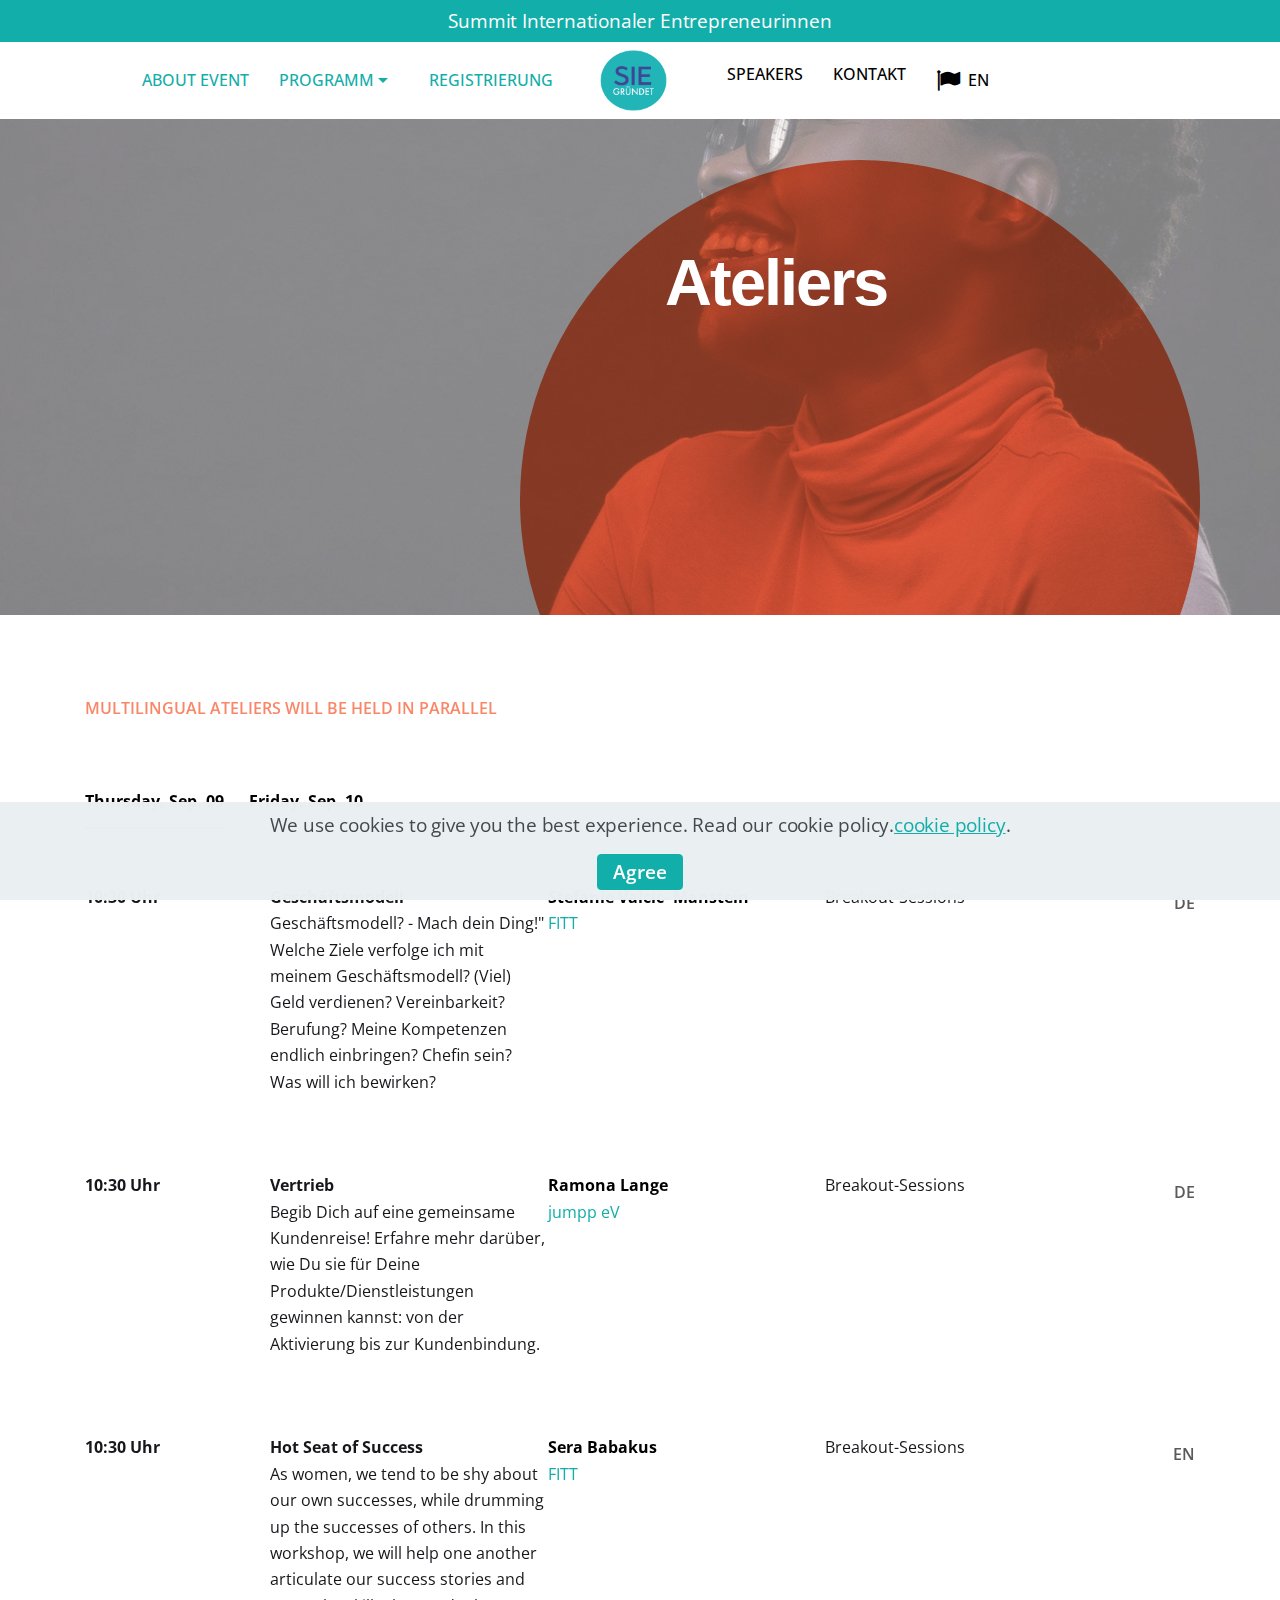
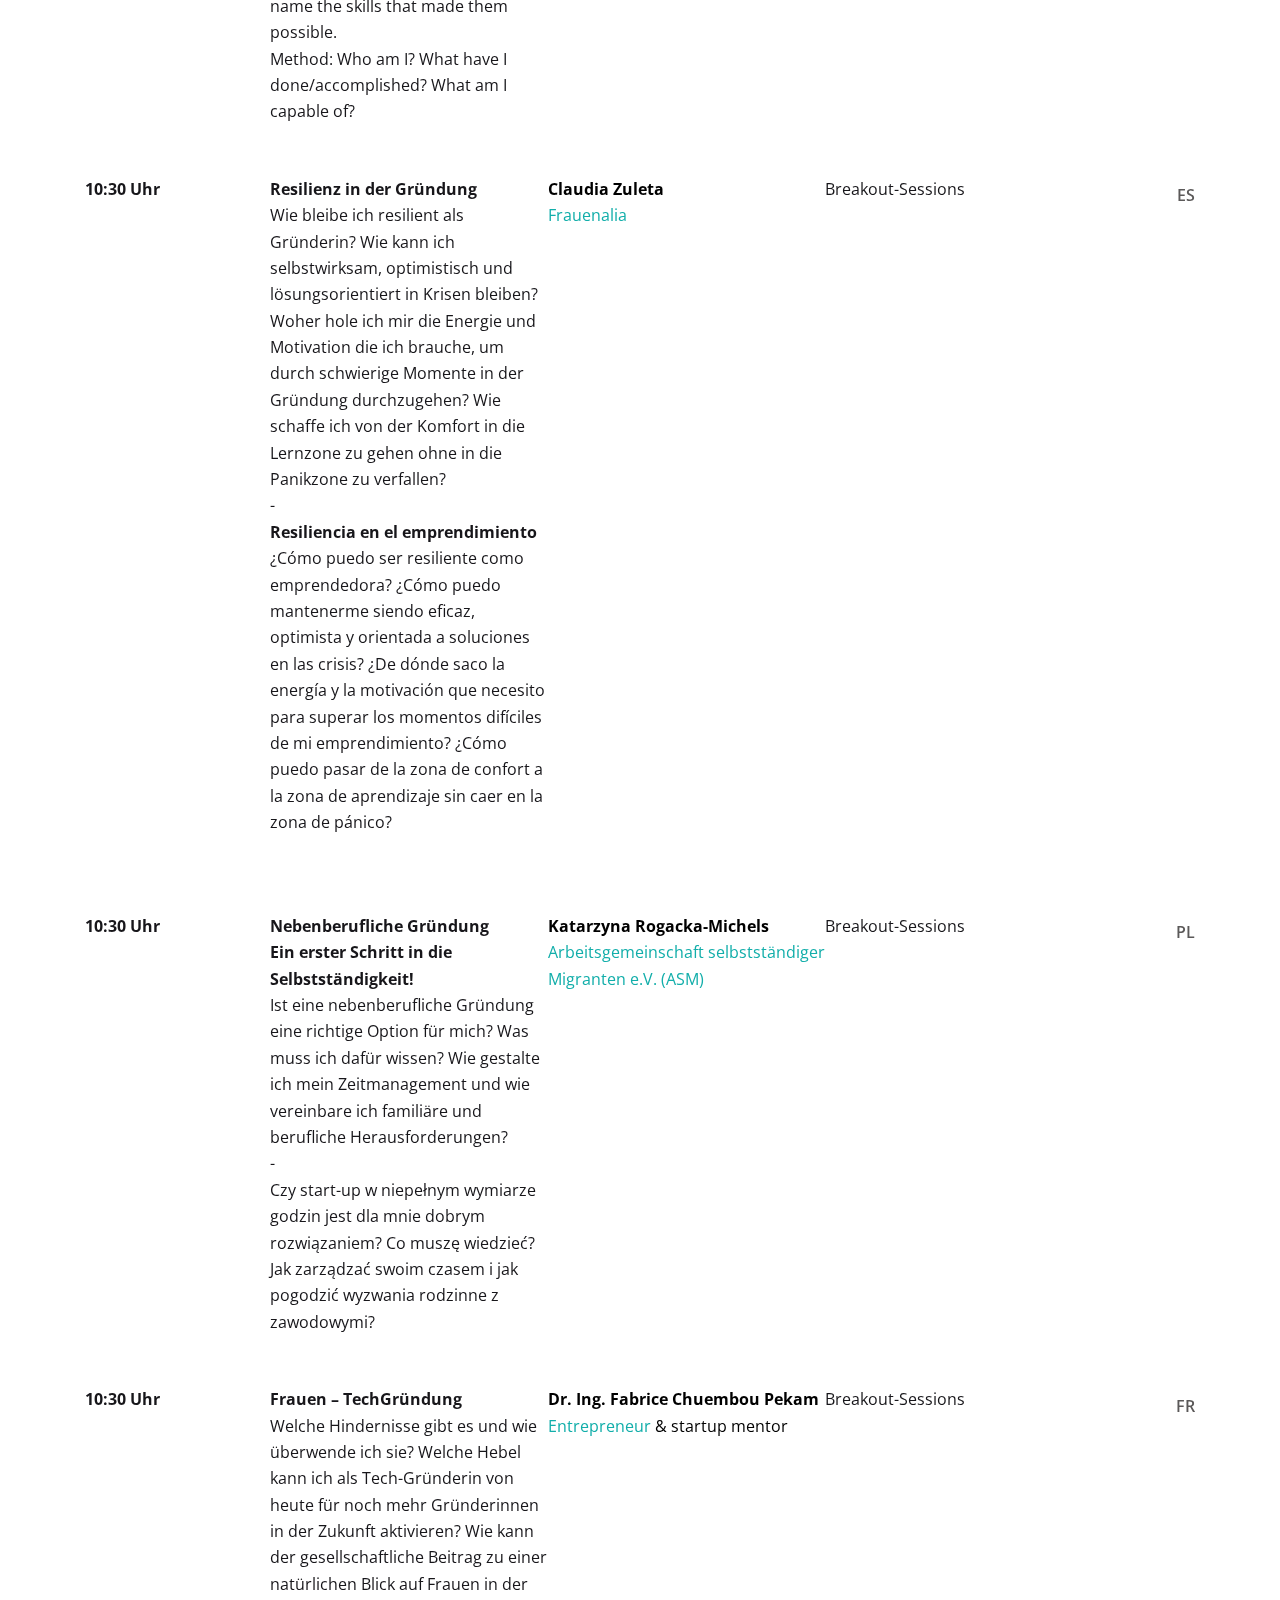
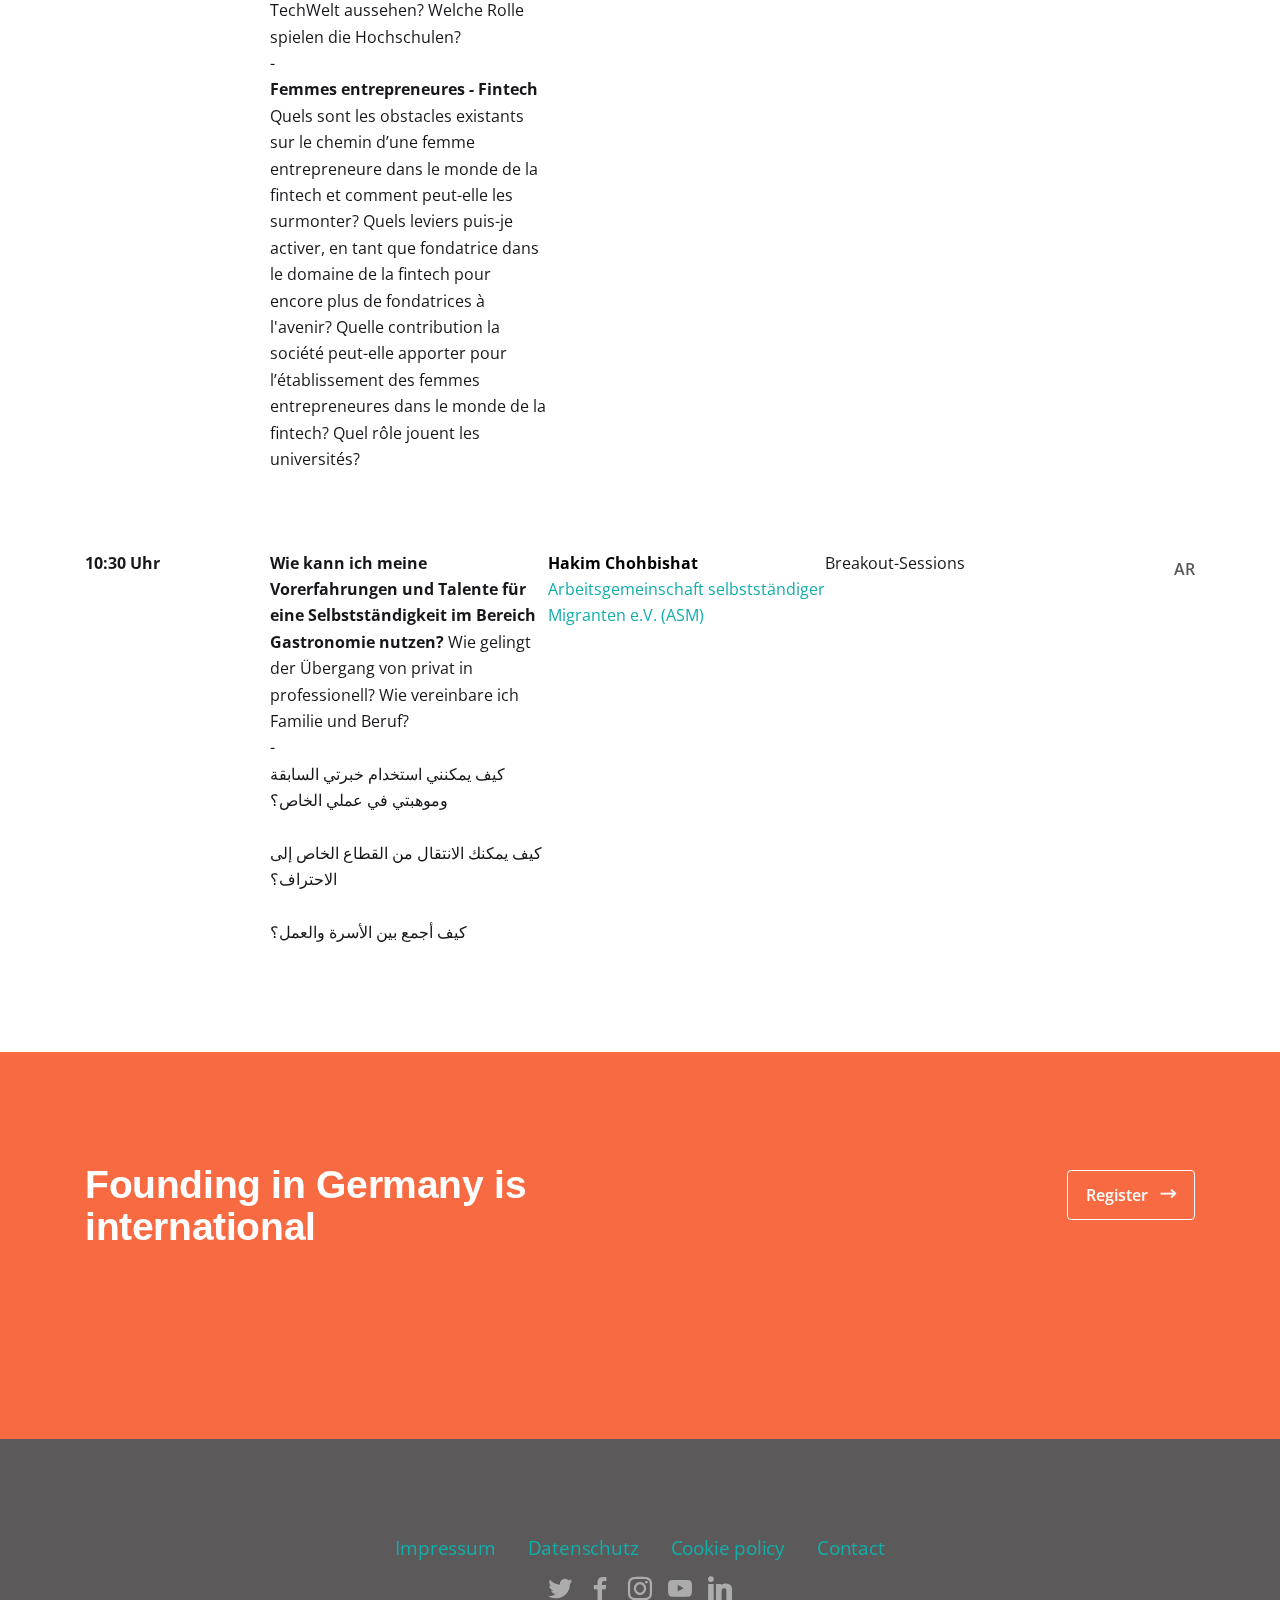
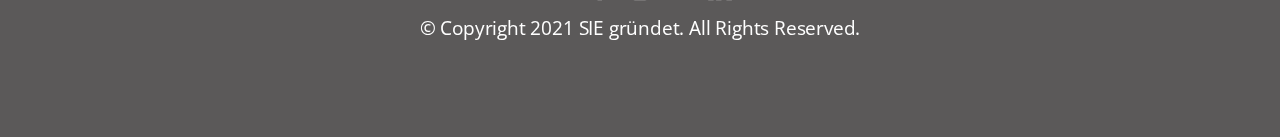
<file: de/ateliers.html>
<!DOCTYPE html>
<html  lang="de">
<head>
  
  <meta charset="UTF-8">
  <meta http-equiv="X-UA-Compatible" content="IE=edge">
  
  <meta name="twitter:card" content="summary_large_image"/>
  <meta name="twitter:image:src" content="">
  <meta property="og:image" content="">
  <meta name="twitter:title" content="Ateliers">
  <meta name="viewport" content="width=device-width, initial-scale=1, minimum-scale=1">
  <link rel="shortcut icon" href="assets/images/save-the-date-104x95.png" type="image/x-icon">
  <meta name="description" content="Summit: Multilingual ateliers will be held in parallel.">
  
  
  <title>Ateliers</title>
  <link rel="stylesheet" href="assets/web/assets/mobirise-icons2/mobirise2.css">
  <link rel="stylesheet" href="assets/web/assets/mobirise-icons/mobirise-icons.css">
  <link rel="stylesheet" href="assets/FontAwesome/css/font-awesome.css">
  <link rel="stylesheet" href="assets/tether/tether.min.css">
  <link rel="stylesheet" href="assets/bootstrap/css/bootstrap.min.css">
  <link rel="stylesheet" href="assets/bootstrap/css/bootstrap-grid.min.css">
  <link rel="stylesheet" href="assets/bootstrap/css/bootstrap-reboot.min.css">
  <link rel="stylesheet" href="assets/web/assets/gdpr-plugin/gdpr-styles.css">
  <link rel="stylesheet" href="assets/dropdown/css/style.css">
  <link rel="stylesheet" href="assets/socicon/css/styles.css">
  <link rel="stylesheet" href="assets/theme/css/style.css">
  <link rel="preload" href="https://fonts.googleapis.com/css?family=Arimo:400,500,600,700,400i,500i,600i,700i&display=swap" as="style" onload="this.onload=null;this.rel='stylesheet'">
  <noscript><link rel="stylesheet" href="https://fonts.googleapis.com/css?family=Arimo:400,500,600,700,400i,500i,600i,700i&display=swap"></noscript>
  <link rel="preload" href="https://fonts.googleapis.com/css?family=Open+Sans:300,300i,400,400i,600,600i,700,700i,800,800i&display=swap" as="style" onload="this.onload=null;this.rel='stylesheet'">
  <noscript><link rel="stylesheet" href="https://fonts.googleapis.com/css?family=Open+Sans:300,300i,400,400i,600,600i,700,700i,800,800i&display=swap"></noscript>
  <link rel="preload" as="style" href="assets/mobirise/css/mbr-additional.css"><link rel="stylesheet" href="assets/mobirise/css/mbr-additional.css" type="text/css">
  
  
  
  
</head>
<body>

<!-- Analytics -->
<!-- Global site tag (gtag.js) - Google Analytics -->
<script async src="https://www.googletagmanager.com/gtag/js?id=G-EM6WT77K1R"></script>
<script>
  window.dataLayer = window.dataLayer || [];
  function gtag(){dataLayer.push(arguments);}
  gtag('js', new Date());

  gtag('config', 'G-EM6WT77K1R');
</script>
<!-- /Analytics -->


  
  <section class="header4 conferencem4_header4 cid-sFRkcQe7KP" id="header4-3c">

    

    <div class="mbr-overlay" style="opacity: 0.5; background-color: rgb(255, 255, 255);">
    </div>

    <div class="container">
        <div class="row">
            <div class="col-lg-6 d-none d-lg-block"></div>
            <div class="col-lg-6 col-md-8 wrap text-white">
                <div class="title__block">
                    
                    <h1 class="mbr-section-title mbr-bold mbr-fonts-style display-1">Ateliers</h1>
                    <p class="mbr-text mbr-fonts-style display-4"></p>
                    
                </div>
            </div>
        </div>
    </div>
</section>

<section class="tabs2 conferencem4_tabs2 tabs cid-sFRk4gV3Re" id="tabs2-3b">
	

	

	<div class="container">
		<div class="row title__wrap">
			<div class="title__block col-sm-12">
				<h3 class="mbr-section-subtitle mbr-semibold mbr-fonts-style display-4">MULTILINGUAL ATELIERS WILL BE HELD IN PARALLEL</h3>
				
			</div>
			
		</div>
		<div class="media-container-row">
			<div class="col-12 col-md-12 plpr_0">
				<ul class="nav nav-tabs" role="tablist">
					<li class="nav-item"><a class="nav-link mbr-fonts-stye show active display-4" role="tab" data-toggle="tab" href="#tabs2-3b_tab0" aria-selected="true">Thursday, Sep. 09</a></li>
					<li class="nav-item"><a class="nav-link mbr-fonts-style show active display-4" role="tab" data-toggle="tab" href="#tabs2-3b_tab1" aria-selected="true">
							Friday, Sep. 10
						</a></li>
					
					
					
				</ul>
				<div class="tab-content">
					<div id="tab1" class="tab-pane in active" role="tabpanel">
						<div>
							
							
							
						<div class="row wrap">
								<div class="col-lg-2 plpr_0 align-items-stretch">
									<p class="text__time mbr-fonts-style display-4"><strong>10:30 Uhr</strong></p>

								</div>
								<div class="col-lg-3 plpr_0 align-items-stretch">
									<p class="mbr-text mbr-fonts-style display-4"><strong>Geschäftsmodell</strong><br>Geschäftsmodell? - Mach dein Ding!" Welche Ziele verfolge ich mit meinem Geschäftsmodell? (Viel) Geld verdienen? Vereinbarkeit? Berufung? Meine Kompetenzen endlich einbringen? Chefin sein? Was will ich bewirken?<strong><br></strong><br>
									</p>

								</div>
								<div class="col-lg-3 plpr_0 align-items-stretch">
									<p class="text__author mbr-fonts-style display-4"><strong>Stefanie Valcic- Manstein</strong><br><a href="http://www.fitt.de" class="text-primary" target="_blank">FITT</a>&nbsp;</p>

								</div>
								<div class="col-lg-2 plpr_0 align-items-stretch">
									<p class="text__hall mbr-fonts-style display-4">Breakout-Sessions </p>

								</div>
								<div class="col-lg-2 plpr_0 align-items-stretch btn__table">
									<div class="mbr-section-btn align-right"><a class="btn btn-sm btn-secondary-outline display-4" href="ateliers.html#callToAction1-3d">DE</a></div>
								</div>
							</div><div class="row wrap">
								<div class="col-lg-2 plpr_0 align-items-stretch">
									<p class="text__time mbr-fonts-style display-4"><strong>10:30 Uhr</strong><br></p>

								</div>
								<div class="col-lg-3 plpr_0 align-items-stretch">
									<p class="mbr-text mbr-fonts-style display-4"><strong>Vertrieb</strong><br>Begib Dich auf eine gemeinsame Kundenreise! Erfahre mehr darüber, wie Du sie für Deine Produkte/Dienstleistungen gewinnen kannst: von der Aktivierung bis zur Kundenbindung.<strong><br></strong><br></p>

								</div>
								<div class="col-lg-3 plpr_0 align-items-stretch">
									<p class="text__author mbr-fonts-style display-4"><strong>Ramona Lange<br></strong><a href="http://www.jumpp.de" class="text-primary" target="_blank">jumpp eV</a></p>

								</div>
								<div class="col-lg-2 plpr_0 align-items-stretch">
									<p class="text__hall mbr-fonts-style display-4">Breakout-Sessions </p>

								</div>
								<div class="col-lg-2 plpr_0 align-items-stretch btn__table">
									<div class="mbr-section-btn align-right"><a class="btn btn-sm btn-secondary-outline display-4" href="ateliers.html#callToAction1-3d">DE<br></a></div>
								</div>
							</div><div class="row wrap">
								<div class="col-lg-2 plpr_0 align-items-stretch">
									<p class="text__time mbr-fonts-style display-4"><strong>10:30 Uhr</strong><br></p>

								</div>
								<div class="col-lg-3 plpr_0 align-items-stretch">
									<p class="mbr-text mbr-fonts-style display-4"><strong>Hot Seat of Success<br></strong>As women, we tend to be shy about our own successes, while drumming up the successes of others. In this workshop, we will help one another articulate our success stories and name the skills that made them possible.<br>Method: Who am I? What have I done/accomplished? What am I capable of?&nbsp;<br></p>

								</div>
								<div class="col-lg-3 plpr_0 align-items-stretch">
									<p class="text__author mbr-fonts-style display-4"><strong>Sera Babakus</strong><br><a href="https://fitt.de" class="text-primary" target="_blank">FITT</a></p>

								</div>
								<div class="col-lg-2 plpr_0 align-items-stretch">
									<p class="text__hall mbr-fonts-style display-4">Breakout-Sessions </p>

								</div>
								<div class="col-lg-2 plpr_0 align-items-stretch btn__table">
									<div class="mbr-section-btn align-right"><a class="btn btn-sm btn-secondary-outline display-4" href="ateliers.html#callToAction1-3d">EN<br></a></div>
								</div>
							</div><div class="row wrap">
								<div class="col-lg-2 plpr_0 align-items-stretch">
									<p class="text__time mbr-fonts-style display-4"><strong>10:30 Uhr</strong><br></p>

								</div>
								<div class="col-lg-3 plpr_0 align-items-stretch">
									<p class="mbr-text mbr-fonts-style display-4"><strong>Resilienz in der Gründung</strong><br>Wie bleibe ich resilient als Gründerin? Wie kann ich selbstwirksam, optimistisch und lösungsorientiert in Krisen bleiben? Woher hole ich mir die Energie und Motivation die ich brauche, um durch schwierige Momente in der Gründung durchzugehen? Wie schaffe ich von der Komfort in die Lernzone zu gehen ohne in die Panikzone zu verfallen?
<br>
-<br><strong>Resiliencia en el emprendimiento&nbsp;<br></strong>¿Cómo puedo ser resiliente como emprendedora? ¿Cómo puedo mantenerme siendo eficaz, optimista y orientada a soluciones en las crisis? ¿De dónde saco la energía y la motivación que necesito para superar los momentos difíciles de mi emprendimiento? ¿Cómo puedo pasar de la zona de confort a la zona de aprendizaje sin caer en la zona de pánico?
<br><br></p>

								</div>
								<div class="col-lg-3 plpr_0 align-items-stretch">
									<p class="text__author mbr-fonts-style display-4"><strong>Claudia Zuleta</strong><br><a href="http://www.frauenalia.com" class="text-primary" target="_blank">Frauenalia&nbsp;</a></p>

								</div>
								<div class="col-lg-2 plpr_0 align-items-stretch">
									<p class="text__hall mbr-fonts-style display-4">Breakout-Sessions </p>

								</div>
								<div class="col-lg-2 plpr_0 align-items-stretch btn__table">
									<div class="mbr-section-btn align-right"><a class="btn btn-sm btn-secondary-outline display-4" href="ateliers.html#footer3-3a">ES<br></a></div>
								</div>
							</div><div class="row wrap">
								<div class="col-lg-2 plpr_0 align-items-stretch">
									<p class="text__time mbr-fonts-style display-4"><strong>10:30 Uhr</strong><br></p>

								</div>
								<div class="col-lg-3 plpr_0 align-items-stretch">
									<p class="mbr-text mbr-fonts-style display-4"><strong>Nebenberufliche Gründung</strong>&nbsp;<br><strong>Ein erster Schritt in die Selbstständigkeit!</strong><br>Ist eine nebenberufliche Gründung eine richtige Option für mich? Was muss ich dafür wissen?  Wie gestalte ich mein Zeitmanagement und wie vereinbare ich familiäre und berufliche Herausforderungen?
<br>
-<br>Czy start-up w niepełnym wymiarze godzin jest dla mnie dobrym rozwiązaniem? Co muszę wiedzieć?  Jak zarządzać swoim czasem i jak pogodzić wyzwania rodzinne z zawodowymi?&nbsp;<br></p>

								</div>
								<div class="col-lg-3 plpr_0 align-items-stretch">
									<p class="text__author mbr-fonts-style display-4"><strong>Katarzyna Rogacka-Michels</strong><br><a href="https://www.asm-hh.de/" class="text-primary" target="_blank">Arbeitsgemeinschaft selbstständiger Migranten e.V. (ASM)</a></p>

								</div>
								<div class="col-lg-2 plpr_0 align-items-stretch">
									<p class="text__hall mbr-fonts-style display-4">Breakout-Sessions </p>

								</div>
								<div class="col-lg-2 plpr_0 align-items-stretch btn__table">
									<div class="mbr-section-btn align-right"><a class="btn btn-sm btn-secondary-outline display-4" href="ateliers.html#callToAction1-3d">PL<br></a></div>
								</div>
							</div><div class="row wrap">
								<div class="col-lg-2 plpr_0 align-items-stretch">
									<p class="text__time mbr-fonts-style display-4"><strong>10:30 Uhr</strong><br></p>

								</div>
								<div class="col-lg-3 plpr_0 align-items-stretch">
									<p class="mbr-text mbr-fonts-style display-4"><strong>Frauen – TechGründung<br></strong>Welche Hindernisse gibt es und wie überwende ich sie? Welche Hebel kann ich als Tech-Gründerin von heute für noch mehr Gründerinnen in der Zukunft aktivieren? Wie kann der gesellschaftliche Beitrag zu einer natürlichen Blick auf Frauen in der TechWelt aussehen? Welche Rolle spielen die Hochschulen?
<br> 
-<br><strong>Femmes entrepreneures - Fintech
</strong><br>Quels sont les obstacles existants sur le chemin d’une femme entrepreneure dans le monde de la fintech et comment peut-elle les surmonter? Quels leviers puis-je activer, en tant que fondatrice dans le domaine de la fintech  pour encore plus de fondatrices à l'avenir? Quelle contribution la société peut-elle apporter pour l’établissement des femmes entrepreneures dans le monde de la fintech? Quel rôle jouent les universités? 
<br><br></p>

								</div>
								<div class="col-lg-3 plpr_0 align-items-stretch">
									<p class="text__author mbr-fonts-style display-4"><strong>Dr. Ing. Fabrice Chuembou Pekam<br></strong><a href="http://www.linkedin.com/in/dr-fabrice-chuembou-pekam-phd-619a4845/?originalSubdomain=de" class="text-primary" target="_blank">Entrepreneur</a>&nbsp;&amp; startup mentor</p>

								</div>
								<div class="col-lg-2 plpr_0 align-items-stretch">
									<p class="text__hall mbr-fonts-style display-4">Breakout-Sessions </p>

								</div>
								<div class="col-lg-2 plpr_0 align-items-stretch btn__table">
									<div class="mbr-section-btn align-right"><a class="btn btn-sm btn-secondary-outline display-4" href="ateliers.html#callToAction1-3d">FR<br></a></div>
								</div>
							</div><div class="row wrap">
								<div class="col-lg-2 plpr_0 align-items-stretch">
									<p class="text__time mbr-fonts-style display-4"><strong>10:30 Uhr</strong><br></p>

								</div>
								<div class="col-lg-3 plpr_0 align-items-stretch">
									<p class="mbr-text mbr-fonts-style display-4"><strong>Wie kann ich meine Vorerfahrungen und Talente für eine Selbstständigkeit im Bereich Gastronomie nutzen?</strong> Wie gelingt der Übergang von privat in professionell? Wie vereinbare ich Familie und Beruf?<br>-<br>كيف يمكنني استخدام خبرتي السابقة وموهبتي في عملي الخاص؟<br> <br>كيف يمكنك الانتقال من القطاع الخاص إلى الاحتراف؟<br> <br>كيف أجمع بين الأسرة والعمل؟<br></p>

								</div>
								<div class="col-lg-3 plpr_0 align-items-stretch">
									<p class="text__author mbr-fonts-style display-4"><strong>Hakim Chohbishat</strong><br><a href="https://www.asm-hh.de/" class="text-primary" target="_blank">Arbeitsgemeinschaft selbstständiger Migranten e.V. (ASM)</a><br></p>

								</div>
								<div class="col-lg-2 plpr_0 align-items-stretch">
									<p class="text__hall mbr-fonts-style display-4">Breakout-Sessions </p>

								</div>
								<div class="col-lg-2 plpr_0 align-items-stretch btn__table">
									<div class="mbr-section-btn align-right"><a class="btn btn-sm btn-secondary-outline display-4" href="ateliers.html#callToAction1-3d">AR<br></a></div>
								</div>
							</div></div>
					</div>

					<div id="tab2" class="tab-pane" role="tabpanel">
						<div>
							
						<div class="row wrap">
								<div class="col-lg-2 plpr_0 align-items-stretch">
									<p class="text__time mbr-fonts-style display-4"><strong>15:00 Uhr</strong></p>

								</div>
								<div class="col-lg-3 plpr_0 align-items-stretch">
									<p class="mbr-text mbr-fonts-style display-4"><strong>Personal Branding</strong><br><strong>   </strong>DU bist die Marke! Du erhälts Impulse sowie Anregungen , wie Du Deine Personen-Marke aufbauen kannst. Praxiswissen und Tipps unterstützen Dich außerdem dabei, wie Du Dich  am Markt positionieren können.<br></p>

								</div>
								<div class="col-lg-3 plpr_0 align-items-stretch">
									<p class="text__author mbr-fonts-style display-4"><strong>Ramona Lange<br></strong><a href="http://www.jumpp.de" class="text-primary" target="_blank">jumpp eV</a><br></p>

								</div>
								<div class="col-lg-2 plpr_0 align-items-stretch">
									<p class="text__hall mbr-fonts-style display-4">Breakout-Sessions</p>

								</div>
								<div class="col-lg-2 plpr_0 align-items-stretch btn__table">
									<div class="mbr-section-btn align-right"><a class="btn btn-sm btn-secondary-outline display-4" href="ateliers.html#callToAction1-3d">DE</a></div>
								</div>
							</div><div class="row wrap">
								<div class="col-lg-2 plpr_0 align-items-stretch">
									<p class="text__time mbr-fonts-style display-4"><strong>15:00 Uhr</strong></p>

								</div>
								<div class="col-lg-3 plpr_0 align-items-stretch">
									<p class="mbr-text mbr-fonts-style display-4"><strong>Gründen mit Purpose</strong><br><strong>  </strong>Der Purpose Deines Unternehmens  ist nicht etwas "Esoterisches", sondern ein Schlüsselelement für den Erfolg Deiner Gründung. Kennst Du das Warum, das Wie und das Was Deines Unternehmens? Wenn Du daran zweifelst, kannst Du hier einige Antworten finden!<br> 
-<br>El propósito de tu empresa no es algo “esotérico” sino un elemento clave en el éxito de la misma. ¿Tienes claro cuál es el porqué, el cómo y el qué de tu negocio? Si tienes dudas al respecto, ¡aquí encontrarás  algunas respuestas!<br></p>

								</div>
								<div class="col-lg-3 plpr_0 align-items-stretch">
									<p class="text__author mbr-fonts-style display-4"><strong>Begoña de la Marta</strong><br><a href="http://www.frauenalia.com" class="text-primary" target="_blank">Frauenalia</a></p>

								</div>
								<div class="col-lg-2 plpr_0 align-items-stretch">
									<p class="text__hall mbr-fonts-style display-4">Breakout-Sessions</p>

								</div>
								<div class="col-lg-2 plpr_0 align-items-stretch btn__table">
									<div class="mbr-section-btn align-right"><a class="btn btn-sm btn-secondary-outline display-4" href="ateliers.html#callToAction1-3d">ES</a></div>
								</div>
							</div><div class="row wrap">
								<div class="col-lg-2 plpr_0 align-items-stretch">
									<p class="text__time mbr-fonts-style display-4"><strong>15:00 Uhr</strong></p>

								</div>
								<div class="col-lg-3 plpr_0 align-items-stretch">
									<p class="mbr-text mbr-fonts-style display-4"><strong>Gründundsformen und Gründungsformalitäten in Deutschland</strong><br>In dem polnischsprachigen Atelier werden wir uns kurz über dem Thema, welche Unternehmensformen es in Deutschland gibt, worin unterscheiden sie sich voneinander und welche Form die richtige für mein Unternehmen ist, unterhalten. Des Weiteren werden die wichtigsten und gängigsten Gründungsformalitäten besprochen.<br>-<br>W polskojęzycznym Atelier porozmawiamy pokrótce o rodzajach firm, które istnieją w Niemczech, czym się one od siebie różnią i jaka forma jest właściwa dla mojej firmy. Ponadto omawiane będą najważniejsze i najczęściej występujące formalności przy zakładaniu firmy.</p>

								</div>
								<div class="col-lg-3 plpr_0 align-items-stretch">
									<p class="text__author mbr-fonts-style display-4"><strong>Ela Barwinska- Hohenberg</strong><br><a href="https://socialimpact.eu" class="text-primary" target="_blank">Social Impact</a>&nbsp;</p>

								</div>
								<div class="col-lg-2 plpr_0 align-items-stretch">
									<p class="text__hall mbr-fonts-style display-4">Breakout-Sessions</p>

								</div>
								<div class="col-lg-2 plpr_0 align-items-stretch btn__table">
									<div class="mbr-section-btn align-right"><a class="btn btn-sm btn-secondary-outline display-4" href="ateliers.html#callToAction1-3d">PL</a></div>
								</div>
							</div><div class="row wrap">
								<div class="col-lg-2 plpr_0 align-items-stretch">
									<p class="text__time mbr-fonts-style display-4"><strong>15:00 Uhr</strong></p>

								</div>
								<div class="col-lg-3 plpr_0 align-items-stretch">
									<p class="mbr-text mbr-fonts-style display-4"><strong>Ab morgen bin ich eigene Chefin! Aber habe ich an alles gedacht?</strong><br>Ein Überblick über die wichtigsten Themen und Entscheidungen bei der Gründung eigenen Unternehmens. Dabei gehen wir insbesondere auf die Berechnung Ihres Unternehmerinnen-Verdientes ein.<br>-<br>«С завтрашнего дня я сама себе хозяйка! Но всё ли я продумала?"<br>Обзор наиболее важных вопросов и решений при открытии собственной компании. При этом мы уделяем особое внимание расчёту вашего предпринимательского дохода.</p>

								</div>
								<div class="col-lg-3 plpr_0 align-items-stretch">
									<p class="text__author mbr-fonts-style display-4"><strong>Julia Plotz</strong><strong><br></strong><a href="https://socialimpact.eu" class="text-primary" target="_blank">Social Impact</a></p>

								</div>
								<div class="col-lg-2 plpr_0 align-items-stretch">
									<p class="text__hall mbr-fonts-style display-4">Breakout-Sessions</p>

								</div>
								<div class="col-lg-2 plpr_0 align-items-stretch btn__table">
									<div class="mbr-section-btn align-right"><a class="btn btn-sm btn-secondary-outline display-4" href="ateliers.html#callToAction1-3d">RU</a></div>
								</div>
							</div><div class="row wrap">
								<div class="col-lg-2 plpr_0 align-items-stretch">
									<p class="text__time mbr-fonts-style display-4"><strong>15:00 Uhr</strong></p>

								</div>
								<div class="col-lg-3 plpr_0 align-items-stretch">
									<p class="mbr-text mbr-fonts-style display-4"><strong>Kleine Kredite für großartige Ideen - Mikrokredite als Alternative zur klassischen Bankenfinanzierung</strong><br>Erfahre wie die Mikrokreditfonds Deutschland und dessen Finanzierungsmöglichkeiten in Deutschland funktioniert. Vielleicht eine Finanzierungsoption für Deine Gründung bzw. Unternehmen!&nbsp;<br></p>

								</div>
								<div class="col-lg-3 plpr_0 align-items-stretch">
									<p class="text__author mbr-fonts-style display-4"><strong>Karin Silvestri<br></strong><a href="https://prosocialbusiness.de" class="text-primary" target="_blank">Pro Social Business e.V.</a></p>

								</div>
								<div class="col-lg-2 plpr_0 align-items-stretch">
									<p class="text__hall mbr-fonts-style display-4">Breakout-Sessions</p>

								</div>
								<div class="col-lg-2 plpr_0 align-items-stretch btn__table">
									<div class="mbr-section-btn align-right"><a class="btn btn-sm btn-secondary-outline display-4" href="ateliers.html#callToAction1-3d">DE</a></div>
								</div>
							</div><div class="row wrap">
								<div class="col-lg-2 plpr_0 align-items-stretch">
									<p class="text__time mbr-fonts-style display-4"><strong>15:00 Uhr</strong></p>

								</div>
								<div class="col-lg-3 plpr_0 align-items-stretch">
									<p class="mbr-text mbr-fonts-style display-4"><strong>Social</strong> <strong>Entrepreneurship</strong><br>A real case: Smart - a new cooperative social economy model for self-employed workers in Germany.<br></p>

								</div>
								<div class="col-lg-3 plpr_0 align-items-stretch">
									<p class="text__author mbr-fonts-style display-4"><strong>Alicja Möltner</strong><br>Co-CEO and Member of Board<a href="http://www.smart-de.org" class="text-primary" target="_blank"> SMartDe eG</a> – Genossenschaft für Selbständige&nbsp;</p>

								</div>
								<div class="col-lg-2 plpr_0 align-items-stretch">
									<p class="text__hall mbr-fonts-style display-4">Breakout-Sessions</p>

								</div>
								<div class="col-lg-2 plpr_0 align-items-stretch btn__table">
									<div class="mbr-section-btn align-right"><a class="btn btn-sm btn-secondary-outline display-4" href="ateliers.html#callToAction1-3d">EN</a></div>
								</div>
							</div></div>
					</div>



					



					


					
				</div>
			</div>
		</div>
	</div>
</section>

<section class="callToAction1 conferencem4_callToAction1 cid-sFRlzTfKq4" id="callToAction1-3d">

	

	

	<div class="container">
		<div class="row">
			<div class="content__block text-white col-md-7">
				<h2 class="mbr-section-title mbr-bold mbr-fonts-style display-5">Founding in Germany is international</h2>
				
			</div>
			<div class="col-md-5">
				<div class="mbr-section-btn align-right"><a class="btn btn-white-outline display-4" href="https://live.sie-gruendet.de">Register<span class="mobi-mbri mobi-mbri-right mbr-bold mbr-iconfont mbr-iconfont-btn"></span></a></div>
			</div>
		</div>
	</div>
</section>

<section class="menu popup-btn-cards menu03 photom4_menu03 cid-sAReU8AZbi" once="menu" id="menu03-39">

    


    <nav class="navbar navbar-dropdown navbar-fixed-top navbar-expand-lg">
        <div class="mbr-overlay" style="opacity: 1;"></div>

        <a class="full-link">
            </a><div class="menu-top card-wrapper mbr-fonts-style mbr-white display-7"><a class="full-link" href="{{linkValue}}"></a><a href="index.html" class="text-white">Summit Internationaler Entrepreneurinnen</a></div>
        
        <div class="collapse navbar-collapse" id="navbarSupportedContent">

            <div class="left-menu">
                <ul class="navbar-nav nav-dropdown" data-app-modern-menu="true"><li class="nav-item">
                        <a class="nav-link link text-primary display-4" href="index.html#content5-d">
                            ABOUT EVENT</a>
                    </li><li class="nav-item dropdown"><a class="nav-link link dropdown-toggle text-primary display-4" href="#" data-toggle="dropdown-submenu" aria-expanded="false">PROGRAMM</a><div class="dropdown-menu"><a class="dropdown-item text-primary display-4" href="index.html#tabs2-31">Schedule</a><a class="dropdown-item text-primary display-4" href="ateliers.html" aria-expanded="false">Ateliers</a></div></li><li class="nav-item"><a class="nav-link link text-primary display-4" href="https://live.sie-gruendet.de" aria-expanded="true">REGISTRIERUNG</a></li></ul>
            </div>

            <div class="brand-container">
                <div class="navbar-brand">
                    <span class="navbar-logo">
                        <a href="index.html">
                            <img src="assets/images/save-the-date-104x95.png" alt="Sie grundet" style="height: 3.8rem;">
                        </a>
                    </span>
                    
                </div>
            </div>

            <div class="right-menu">
                <ul class="navbar-nav nav-dropdown" data-app-modern-menu="true"><li class="nav-item">
                        <a class="nav-link link text-black text-primary display-4" href="index.html#team2-2s">SPEAKERS</a>
                    </li><li class="nav-item"><a class="nav-link link text-black text-primary display-4" href="mailto:info@sie-gruendet.de">KONTAKT</a></li>
                    <li class="nav-item">
                        <a class="nav-link link text-black text-primary display-4" href="https://www.sie-gruendet.de"><span class="fa fa-flag mbr-iconfont mbr-iconfont-btn"></span>EN</a>
                    </li></ul>
            </div>
        </div>

        <button class="navbar-toggler" type="button" data-toggle="collapse" data-target="#navbarSupportedContent" aria-controls="navbarNavAltMarkup" aria-expanded="false" aria-label="Toggle navigation">
            <div class="hamburger">
                <span></span>
                <span></span>
                <span></span>
                <span></span>
            </div>
        </button>
    </nav>
</section>

<section class="footer3 cid-sBLlxgPQ8p" once="footers" id="footer3-3a">

    

    

    <div class="container">
        <div class="media-container-row align-center mbr-white">
            <div class="row row-links">
                <ul class="foot-menu">
                    
                    
                    
                    
                    
                <li class="foot-menu-item mbr-fonts-style display-7"><a href="impressum.html" class="text-primary">Impressum</a></li><li class="foot-menu-item mbr-fonts-style display-7">
                        <a class="text-white text-primary" href="datenschutzerklarung.html" target="_blank"></a><a href="datenschutzerklarung.html" class="text-primary" target="_blank">Datenschutz
                    </a></li><li class="foot-menu-item mbr-fonts-style display-7"><p><a href="cookies-policy.html" class="text-primary"></a><a href="cookies-policy.html" class="text-primary">Cookie policy</a></p></li><li class="foot-menu-item mbr-fonts-style display-7"><a href="mailto:info@sie-gruendet.de" class="text-primary">Contact</a></li></ul>
            </div>
            <div class="row social-row">
                <div class="social-list align-right pb-2">
                    
                    
                    
                    
                    
                    
                <div class="soc-item">
                        <a href="https://twitter.com/SGrundet" target="_blank">
                            <span class="mbr-iconfont mbr-iconfont-social socicon-twitter socicon"></span>
                        </a>
                    </div><div class="soc-item">
                        <a href="https://www.facebook.com/siegruendet" target="_blank">
                            <span class="mbr-iconfont mbr-iconfont-social socicon-facebook socicon"></span>
                        </a>
                    </div><div class="soc-item">
                        <a href="https://www.instagram.com/sie.gruendet/" target="_blank">
                            <span class="mbr-iconfont mbr-iconfont-social socicon-instagram socicon"></span>
                        </a>
                    </div><div class="soc-item">
                        <a href="https://www.youtube.com/watch?v=8yL_RlNDDmE" target="_blank">
                            <span class="mbr-iconfont mbr-iconfont-social socicon-youtube socicon"></span>
                        </a>
                    </div><div class="soc-item">
                        <a href="http:////www.linkedin.com/company/sie-gruendet" target="_blank">
                            <span class="mbr-iconfont mbr-iconfont-social socicon-linkedin socicon"></span>
                        </a>
                    </div></div>
            </div>
            <div class="row row-copirayt">
                <p class="mbr-text mb-0 mbr-fonts-style mbr-white align-center display-7">
                    © Copyright 2021 SIE gründet. All Rights Reserved.
                </p>
            </div>
        </div>
    </div>
</section>


<script src="assets/web/assets/jquery/jquery.min.js"></script>
  <script src="assets/popper/popper.min.js"></script>
  <script src="assets/tether/tether.min.js"></script>
  <script src="assets/bootstrap/js/bootstrap.min.js"></script>
  <script src="assets/web/assets/cookies-alert-plugin/cookies-alert-core.js"></script>
  <script src="assets/web/assets/cookies-alert-plugin/cookies-alert-script.js"></script>
  <script src="assets/smoothscroll/smooth-scroll.js"></script>
  <script src="assets/playervimeo/vimeo_player.js"></script>
  <script src="assets/mbr-tabs/mbr-tabs.js"></script>
  <script src="assets/dropdown/js/nav-dropdown.js"></script>
  <script src="assets/dropdown/js/navbar-dropdown.js"></script>
  <script src="assets/touchswipe/jquery.touch-swipe.min.js"></script>
  <script src="assets/theme/js/script.js"></script>
  
  
  
<input name="cookieData" type="hidden" data-cookie-customDialogSelector='null' data-cookie-colorText='#424a4d' data-cookie-colorBg='rgba(234, 239, 241, 0.99)' data-cookie-textButton='Agree' data-cookie-colorButton='' data-cookie-colorLink='#12aeaa' data-cookie-underlineLink='true' data-cookie-text="We use cookies to give you the best experience. Read our cookie policy.<a href='cookies-policy.html'>cookie policy</a>.">
  </body>
</html>
</file>
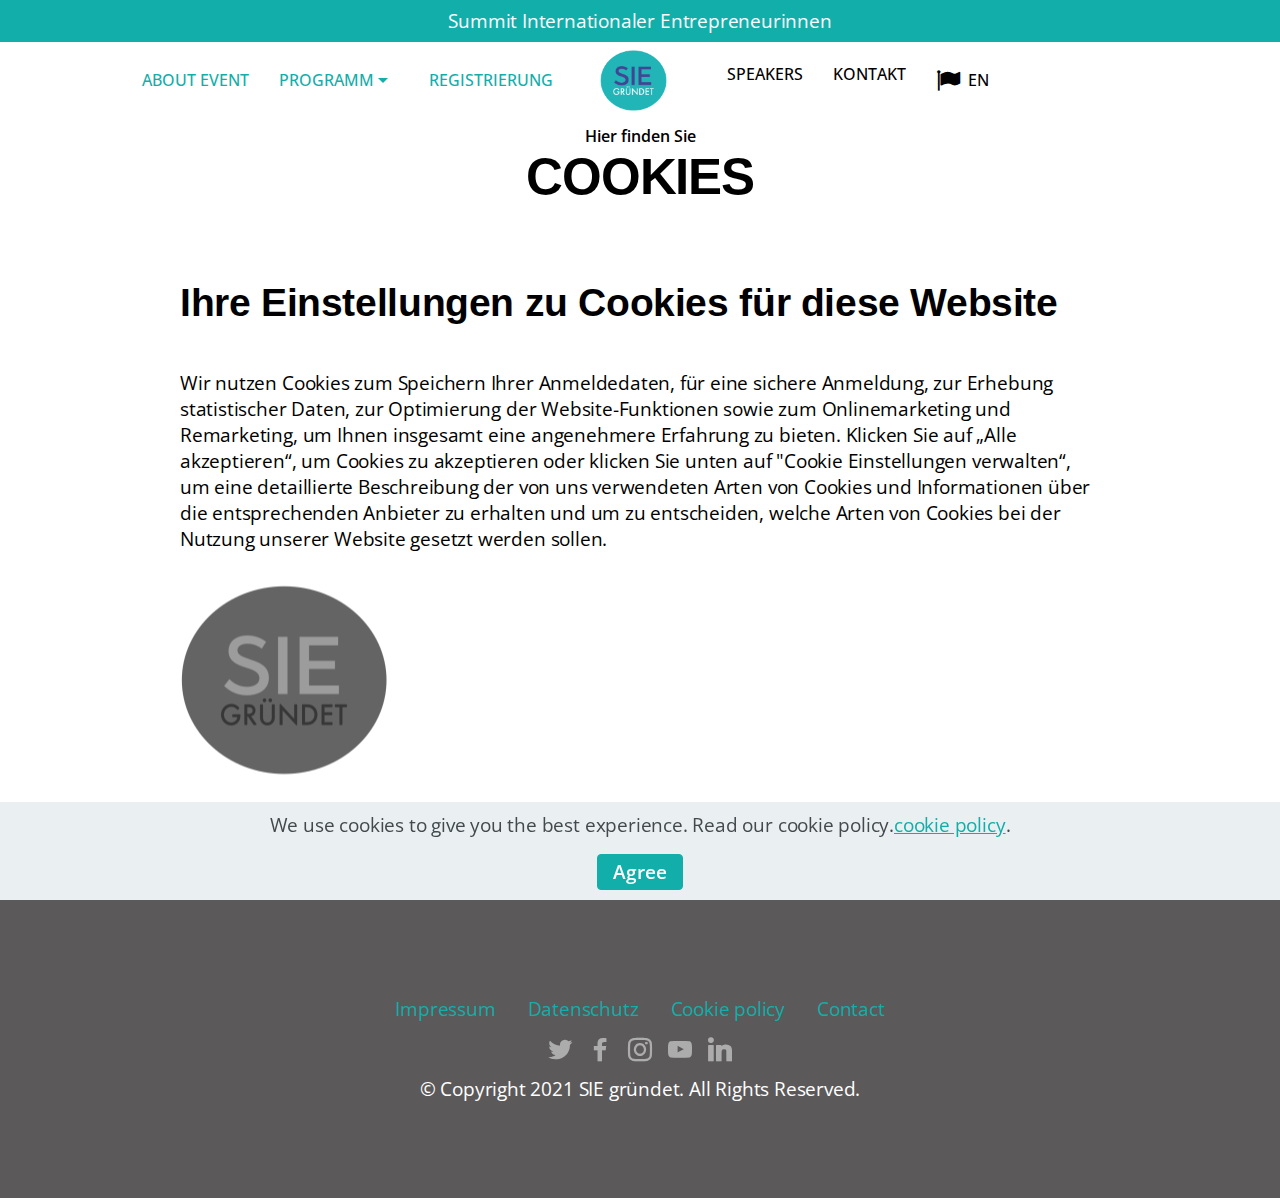
<file: de/cookies-policy.html>
<!DOCTYPE html>
<html  lang="de">
<head>
  
  <meta charset="UTF-8">
  <meta http-equiv="X-UA-Compatible" content="IE=edge">
  
  <meta name="twitter:card" content="summary_large_image"/>
  <meta name="twitter:image:src" content="assets/images/cookies-policy-meta.png">
  <meta property="og:image" content="assets/images/cookies-policy-meta.png">
  <meta name="twitter:title" content="Cookies policy">
  <meta name="viewport" content="width=device-width, initial-scale=1, minimum-scale=1">
  <link rel="shortcut icon" href="assets/images/save-the-date-104x95.png" type="image/x-icon">
  <meta name="description" content="Ihre Einstellungen zu Cookies für diese Website">
  
  
  <title>Cookies policy</title>
  <link rel="stylesheet" href="assets/FontAwesome/css/font-awesome.css">
  <link rel="stylesheet" href="assets/tether/tether.min.css">
  <link rel="stylesheet" href="assets/bootstrap/css/bootstrap.min.css">
  <link rel="stylesheet" href="assets/bootstrap/css/bootstrap-grid.min.css">
  <link rel="stylesheet" href="assets/bootstrap/css/bootstrap-reboot.min.css">
  <link rel="stylesheet" href="assets/web/assets/gdpr-plugin/gdpr-styles.css">
  <link rel="stylesheet" href="assets/dropdown/css/style.css">
  <link rel="stylesheet" href="assets/socicon/css/styles.css">
  <link rel="stylesheet" href="assets/theme/css/style.css">
  <link rel="preload" href="https://fonts.googleapis.com/css?family=Arimo:400,500,600,700,400i,500i,600i,700i&display=swap" as="style" onload="this.onload=null;this.rel='stylesheet'">
  <noscript><link rel="stylesheet" href="https://fonts.googleapis.com/css?family=Arimo:400,500,600,700,400i,500i,600i,700i&display=swap"></noscript>
  <link rel="preload" href="https://fonts.googleapis.com/css?family=Open+Sans:300,300i,400,400i,600,600i,700,700i,800,800i&display=swap" as="style" onload="this.onload=null;this.rel='stylesheet'">
  <noscript><link rel="stylesheet" href="https://fonts.googleapis.com/css?family=Open+Sans:300,300i,400,400i,600,600i,700,700i,800,800i&display=swap"></noscript>
  <link rel="preload" as="style" href="assets/mobirise/css/mbr-additional.css"><link rel="stylesheet" href="assets/mobirise/css/mbr-additional.css" type="text/css">
  
  
  
  
</head>
<body>

<!-- Analytics -->
<!-- Global site tag (gtag.js) - Google Analytics -->
<script async src="https://www.googletagmanager.com/gtag/js?id=G-EM6WT77K1R"></script>
<script>
  window.dataLayer = window.dataLayer || [];
  function gtag(){dataLayer.push(arguments);}
  gtag('js', new Date());

  gtag('config', 'G-EM6WT77K1R');
</script>
<!-- /Analytics -->


  
  <section class="menu popup-btn-cards menu03 photom4_menu03 cid-sAReU8AZbi" once="menu" id="menu03-1r">

    


    <nav class="navbar navbar-dropdown navbar-fixed-top navbar-expand-lg">
        <div class="mbr-overlay" style="opacity: 1;"></div>

        <a class="full-link">
            </a><div class="menu-top card-wrapper mbr-fonts-style mbr-white display-7"><a class="full-link" href="{{linkValue}}"></a><a href="index.html" class="text-white">Summit Internationaler Entrepreneurinnen</a></div>
        
        <div class="collapse navbar-collapse" id="navbarSupportedContent">

            <div class="left-menu">
                <ul class="navbar-nav nav-dropdown" data-app-modern-menu="true"><li class="nav-item">
                        <a class="nav-link link text-primary display-4" href="index.html#content5-d">
                            ABOUT EVENT</a>
                    </li><li class="nav-item dropdown"><a class="nav-link link dropdown-toggle text-primary display-4" href="#" data-toggle="dropdown-submenu" aria-expanded="false">PROGRAMM</a><div class="dropdown-menu"><a class="dropdown-item text-primary display-4" href="index.html#tabs2-31">Schedule</a><a class="dropdown-item text-primary display-4" href="ateliers.html" aria-expanded="false">Ateliers</a></div></li><li class="nav-item"><a class="nav-link link text-primary display-4" href="https://live.sie-gruendet.de" aria-expanded="true">REGISTRIERUNG</a></li></ul>
            </div>

            <div class="brand-container">
                <div class="navbar-brand">
                    <span class="navbar-logo">
                        <a href="index.html">
                            <img src="assets/images/save-the-date-104x95.png" alt="Sie grundet" style="height: 3.8rem;">
                        </a>
                    </span>
                    
                </div>
            </div>

            <div class="right-menu">
                <ul class="navbar-nav nav-dropdown" data-app-modern-menu="true"><li class="nav-item">
                        <a class="nav-link link text-black text-primary display-4" href="index.html#team2-2s">SPEAKERS</a>
                    </li><li class="nav-item"><a class="nav-link link text-black text-primary display-4" href="mailto:info@sie-gruendet.de">KONTAKT</a></li>
                    <li class="nav-item">
                        <a class="nav-link link text-black text-primary display-4" href="https://www.sie-gruendet.de"><span class="fa fa-flag mbr-iconfont mbr-iconfont-btn"></span>EN</a>
                    </li></ul>
            </div>
        </div>

        <button class="navbar-toggler" type="button" data-toggle="collapse" data-target="#navbarSupportedContent" aria-controls="navbarNavAltMarkup" aria-expanded="false" aria-label="Toggle navigation">
            <div class="hamburger">
                <span></span>
                <span></span>
                <span></span>
                <span></span>
            </div>
        </button>
    </nav>
</section>

<section class="content3 cid-sB91a27O84 mbr-fullscreen" id="content3-1t">

    

    

    <div class="container">
        <div class="row justify-content-center">
            <div class="mbr-black col-md-12 col-lg-10">
                <div class="title-align align-center">
                    <h3 class="mbr-section-subtitle mbr-semibold align-center mbr-light mbr-fonts-style display-4">Hier finden Sie</h3>
                </div>
                <h1 class="mbr-section-title align-center mbr-bold pb-5 mbr-fonts-style display-2">COOKIES</h1>
                <h2 class="mbr-section-title align-left mbr-bold pb-3 mbr-fonts-style display-5">Ihre Einstellungen zu Cookies für diese Website</h2>
                <p class="mbr-text pb-3 align-left mbr-fonts-style display-7">Wir nutzen Cookies zum Speichern Ihrer Anmeldedaten, für eine sichere Anmeldung, zur Erhebung statistischer Daten, zur Optimierung der Website-Funktionen sowie zum Onlinemarketing und Remarketing, um Ihnen insgesamt eine angenehmere Erfahrung zu bieten. Klicken Sie auf „Alle akzeptieren“, um Cookies zu akzeptieren oder klicken Sie unten auf "Cookie Einstellungen verwalten“, um eine detaillierte Beschreibung der von uns verwendeten Arten von Cookies und Informationen über die entsprechenden Anbieter zu erhalten und um zu entscheiden, welche Arten von Cookies bei der Nutzung unserer Website gesetzt werden sollen.</p>

                <div class="img-align align-center">
                    <img class="signature" src="assets/images/sie-gruenden-no-margen-gris-208x193.png" alt="Arahal al día">
                </div>

            </div>
        </div>
    </div>
</section>

<section class="footer3 cid-sBLlxgPQ8p" once="footers" id="footer3-2c">

    

    

    <div class="container">
        <div class="media-container-row align-center mbr-white">
            <div class="row row-links">
                <ul class="foot-menu">
                    
                    
                    
                    
                    
                <li class="foot-menu-item mbr-fonts-style display-7"><a href="impressum.html" class="text-primary">Impressum</a></li><li class="foot-menu-item mbr-fonts-style display-7">
                        <a class="text-white text-primary" href="datenschutzerklarung.html" target="_blank"></a><a href="datenschutzerklarung.html" class="text-primary" target="_blank">Datenschutz
                    </a></li><li class="foot-menu-item mbr-fonts-style display-7"><p><a href="cookies-policy.html" class="text-primary"></a><a href="cookies-policy.html" class="text-primary">Cookie policy</a></p></li><li class="foot-menu-item mbr-fonts-style display-7"><a href="mailto:info@sie-gruendet.de" class="text-primary">Contact</a></li></ul>
            </div>
            <div class="row social-row">
                <div class="social-list align-right pb-2">
                    
                    
                    
                    
                    
                    
                <div class="soc-item">
                        <a href="https://twitter.com/SGrundet" target="_blank">
                            <span class="mbr-iconfont mbr-iconfont-social socicon-twitter socicon"></span>
                        </a>
                    </div><div class="soc-item">
                        <a href="https://www.facebook.com/siegruendet" target="_blank">
                            <span class="mbr-iconfont mbr-iconfont-social socicon-facebook socicon"></span>
                        </a>
                    </div><div class="soc-item">
                        <a href="https://www.instagram.com/sie.gruendet/" target="_blank">
                            <span class="mbr-iconfont mbr-iconfont-social socicon-instagram socicon"></span>
                        </a>
                    </div><div class="soc-item">
                        <a href="https://www.youtube.com/watch?v=8yL_RlNDDmE" target="_blank">
                            <span class="mbr-iconfont mbr-iconfont-social socicon-youtube socicon"></span>
                        </a>
                    </div><div class="soc-item">
                        <a href="http:////www.linkedin.com/company/sie-gruendet" target="_blank">
                            <span class="mbr-iconfont mbr-iconfont-social socicon-linkedin socicon"></span>
                        </a>
                    </div></div>
            </div>
            <div class="row row-copirayt">
                <p class="mbr-text mb-0 mbr-fonts-style mbr-white align-center display-7">
                    © Copyright 2021 SIE gründet. All Rights Reserved.
                </p>
            </div>
        </div>
    </div>
</section>


<script src="assets/web/assets/jquery/jquery.min.js"></script>
  <script src="assets/popper/popper.min.js"></script>
  <script src="assets/tether/tether.min.js"></script>
  <script src="assets/bootstrap/js/bootstrap.min.js"></script>
  <script src="assets/web/assets/cookies-alert-plugin/cookies-alert-core.js"></script>
  <script src="assets/web/assets/cookies-alert-plugin/cookies-alert-script.js"></script>
  <script src="assets/smoothscroll/smooth-scroll.js"></script>
  <script src="assets/dropdown/js/nav-dropdown.js"></script>
  <script src="assets/dropdown/js/navbar-dropdown.js"></script>
  <script src="assets/touchswipe/jquery.touch-swipe.min.js"></script>
  <script src="assets/theme/js/script.js"></script>
  
  
  
<input name="cookieData" type="hidden" data-cookie-customDialogSelector='null' data-cookie-colorText='#424a4d' data-cookie-colorBg='rgba(234, 239, 241, 0.99)' data-cookie-textButton='Agree' data-cookie-colorButton='' data-cookie-colorLink='#12aeaa' data-cookie-underlineLink='true' data-cookie-text="We use cookies to give you the best experience. Read our cookie policy.<a href='cookies-policy.html'>cookie policy</a>.">
  </body>
</html>
</file>
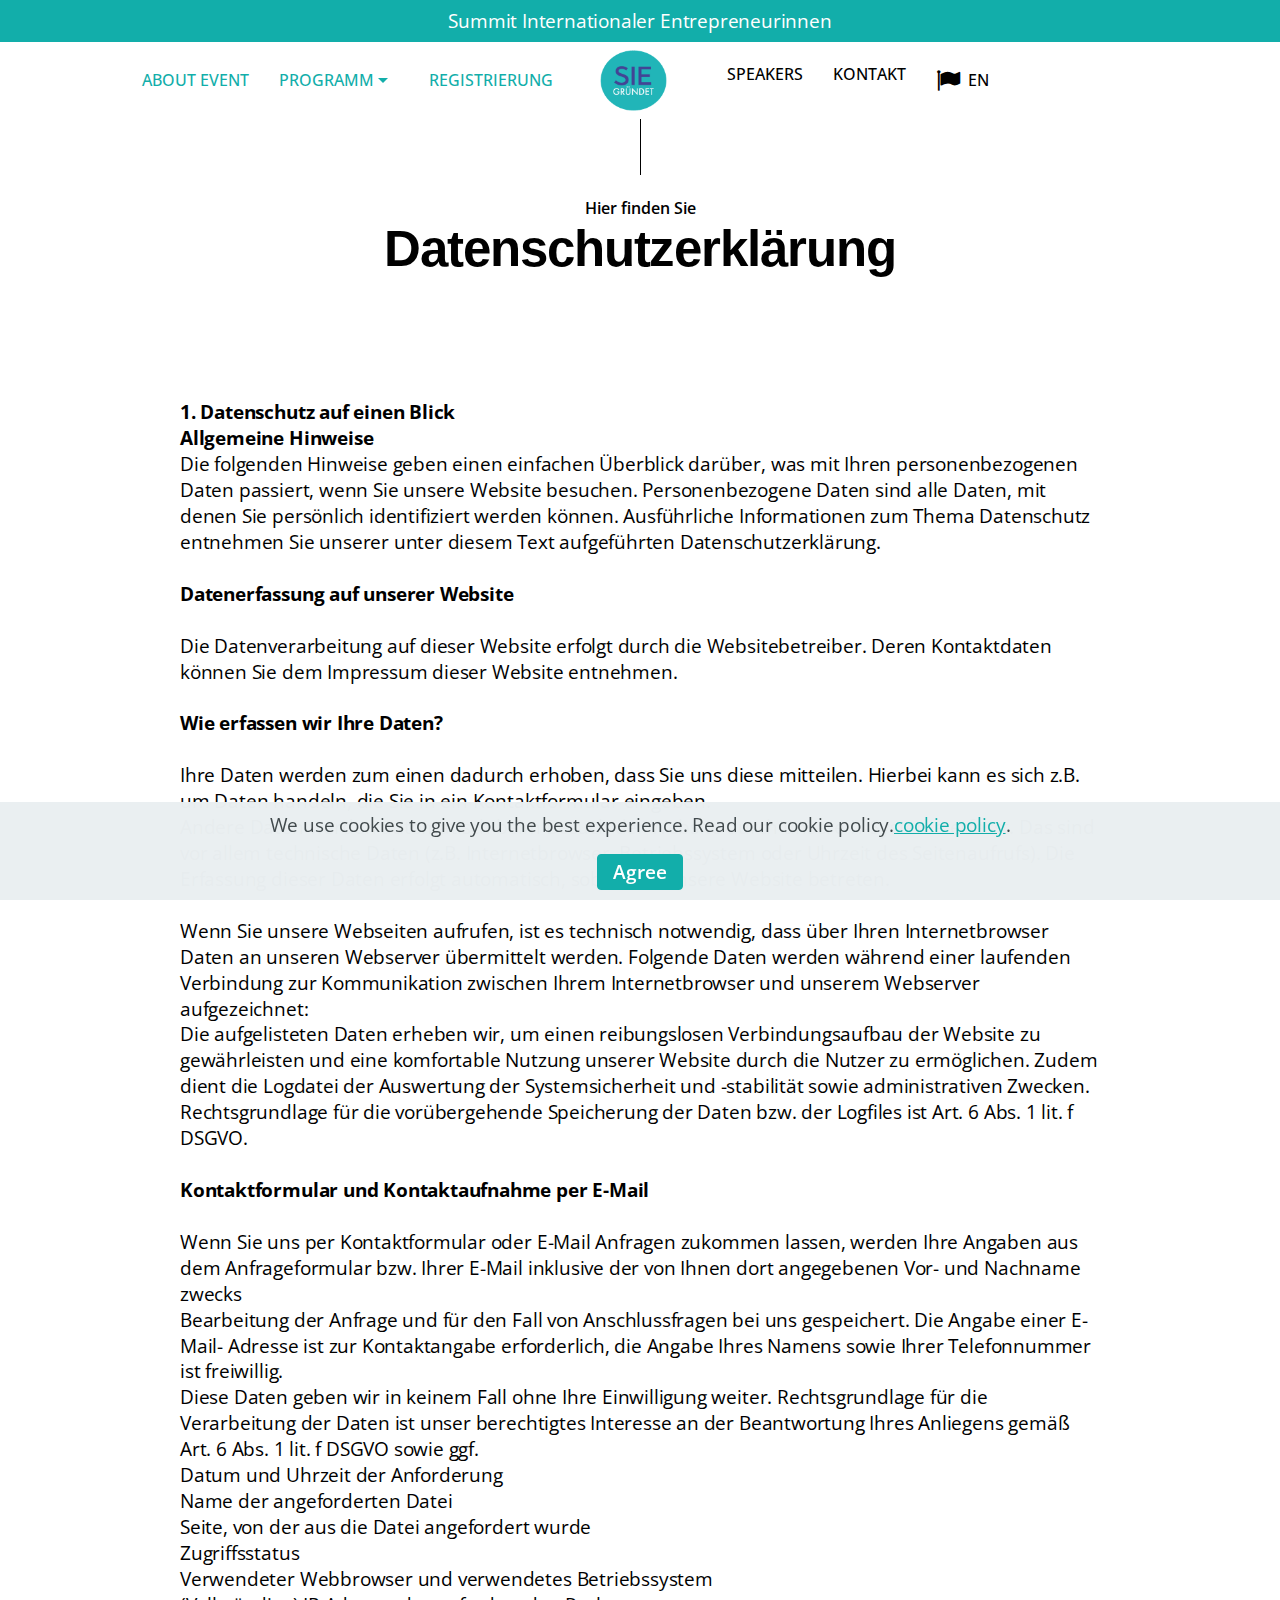
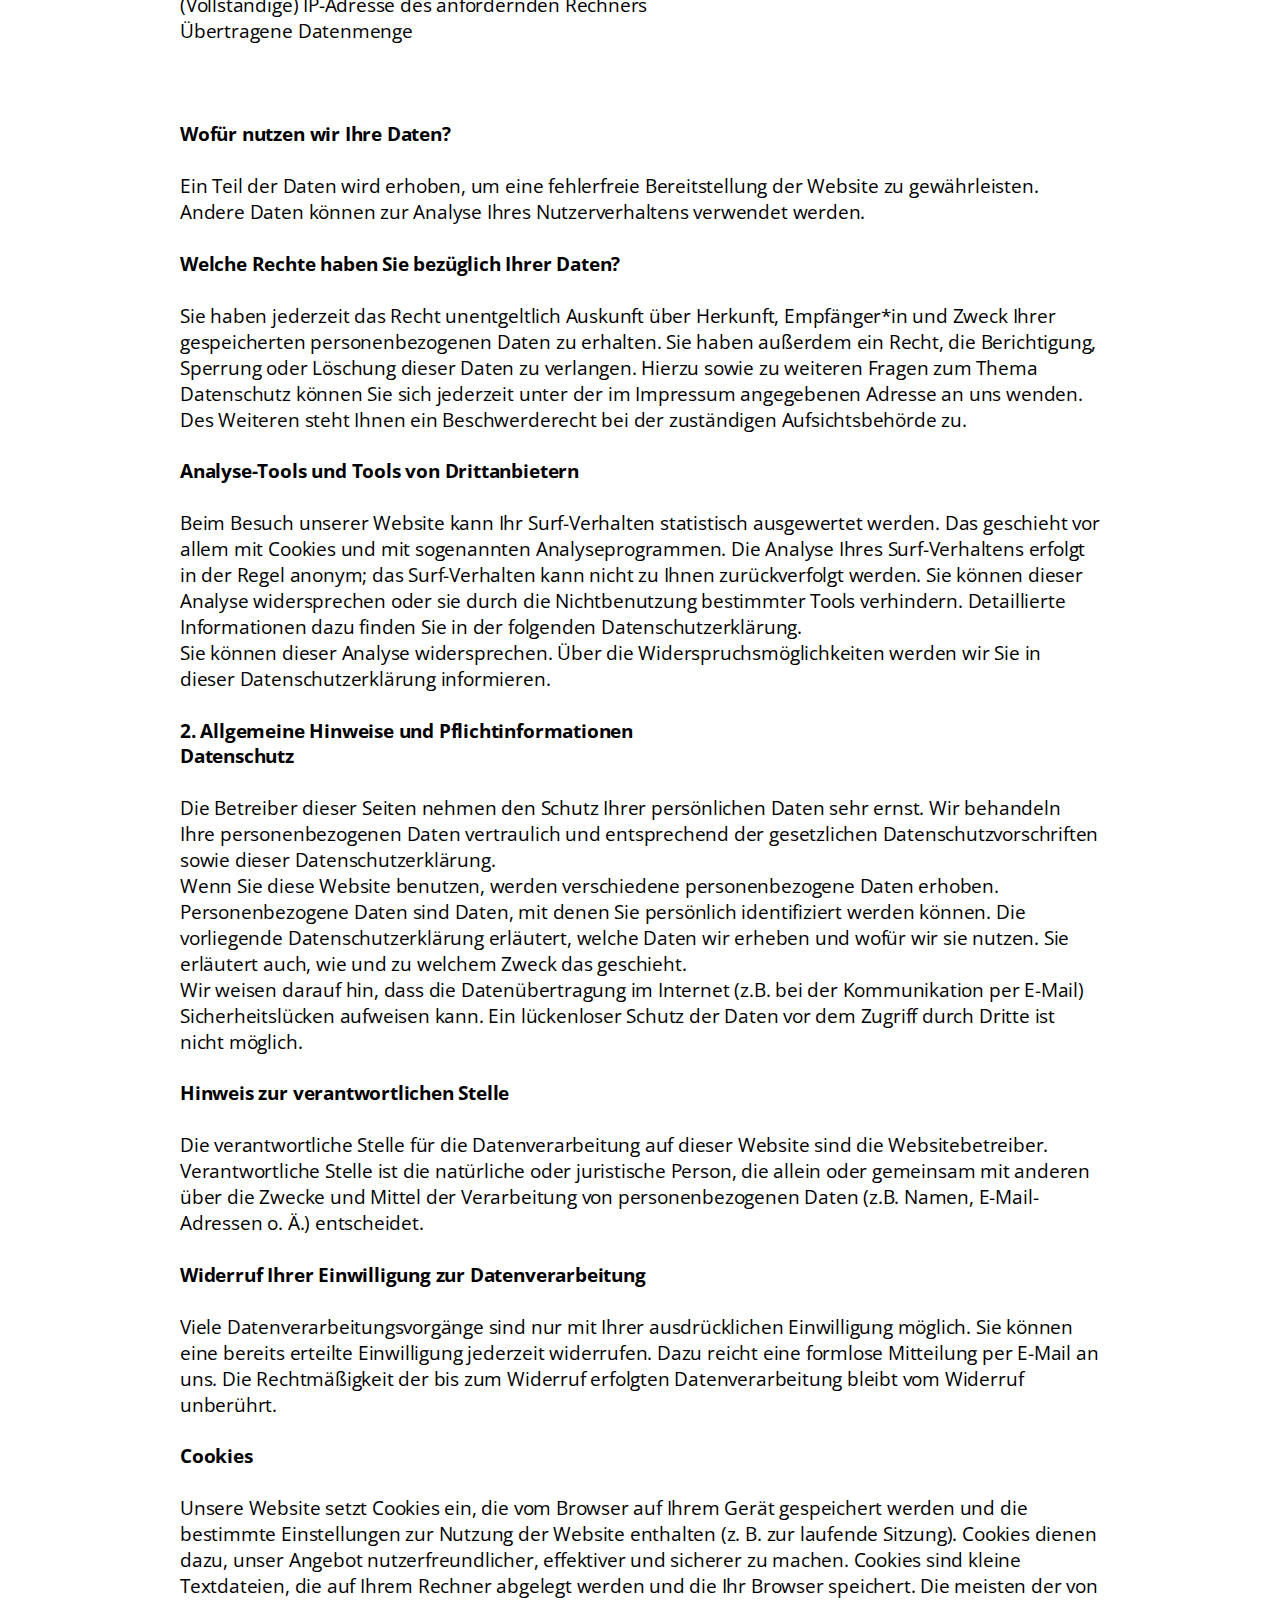
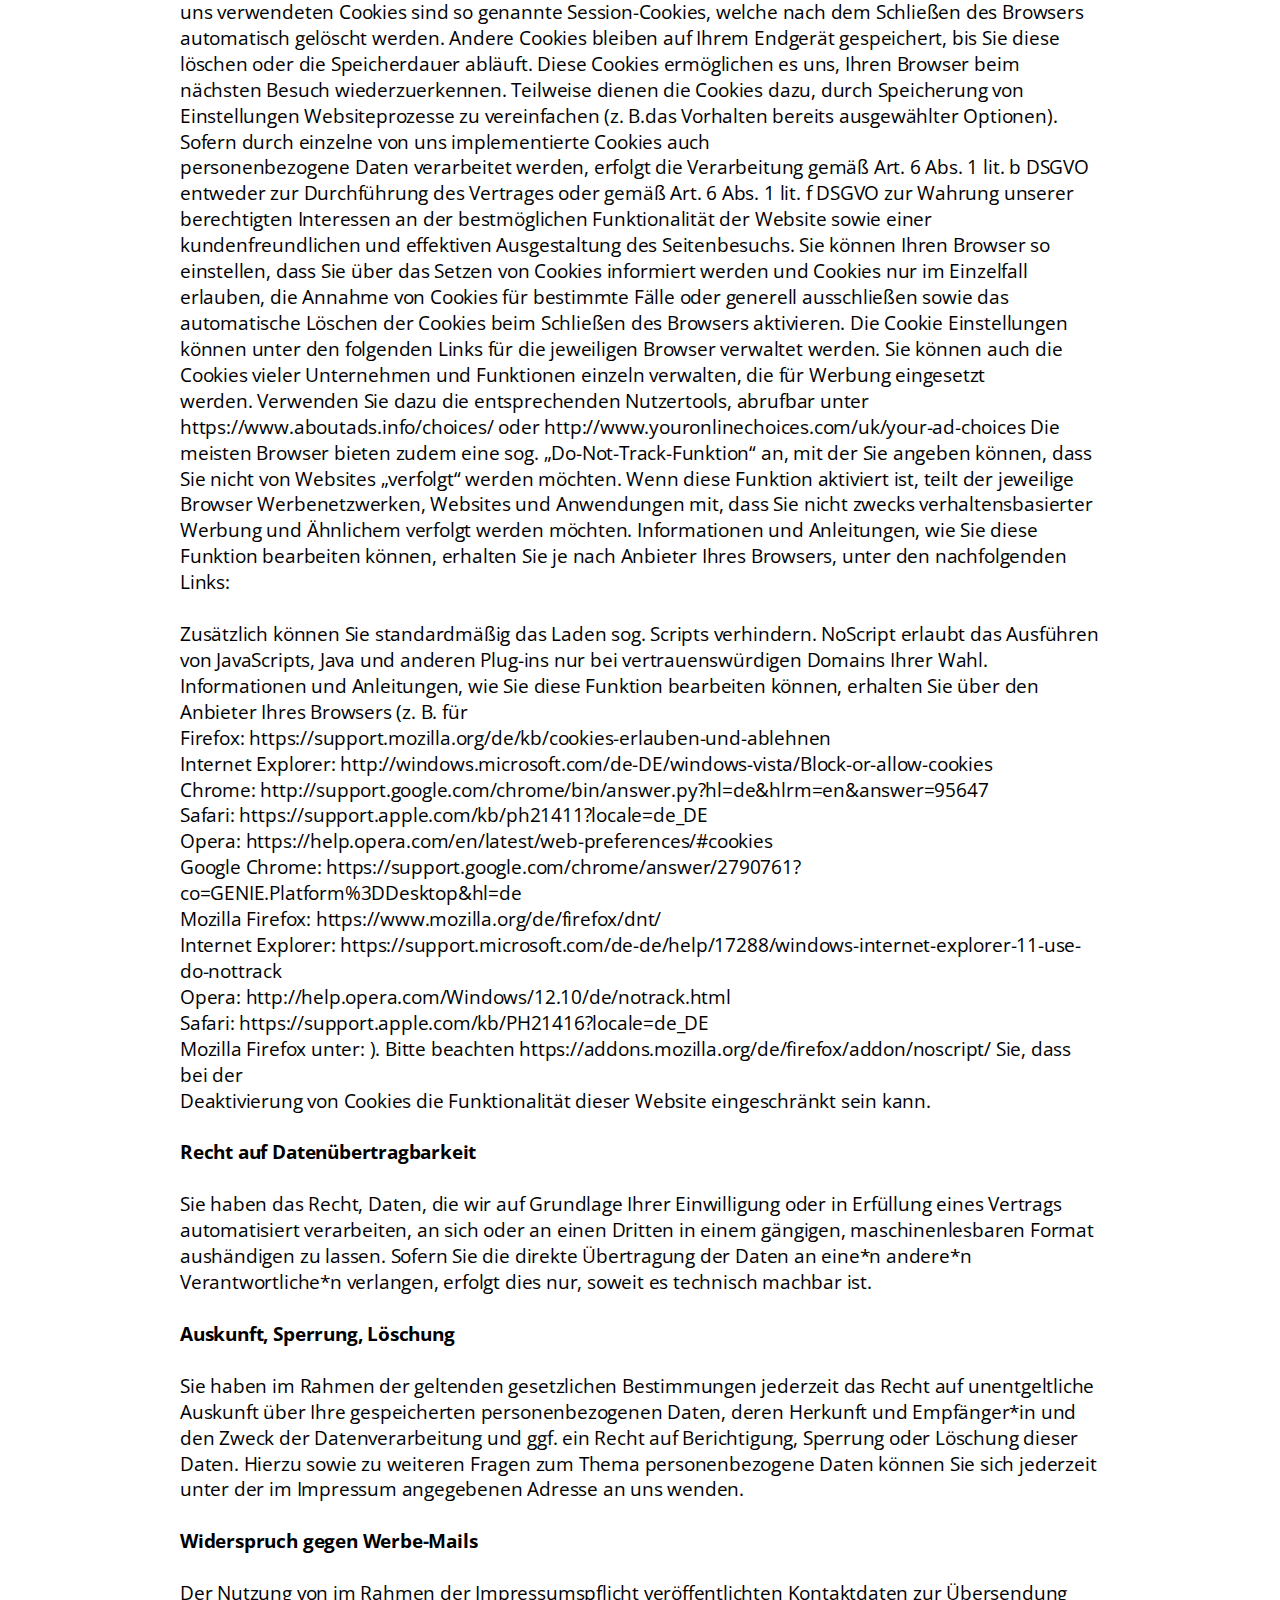
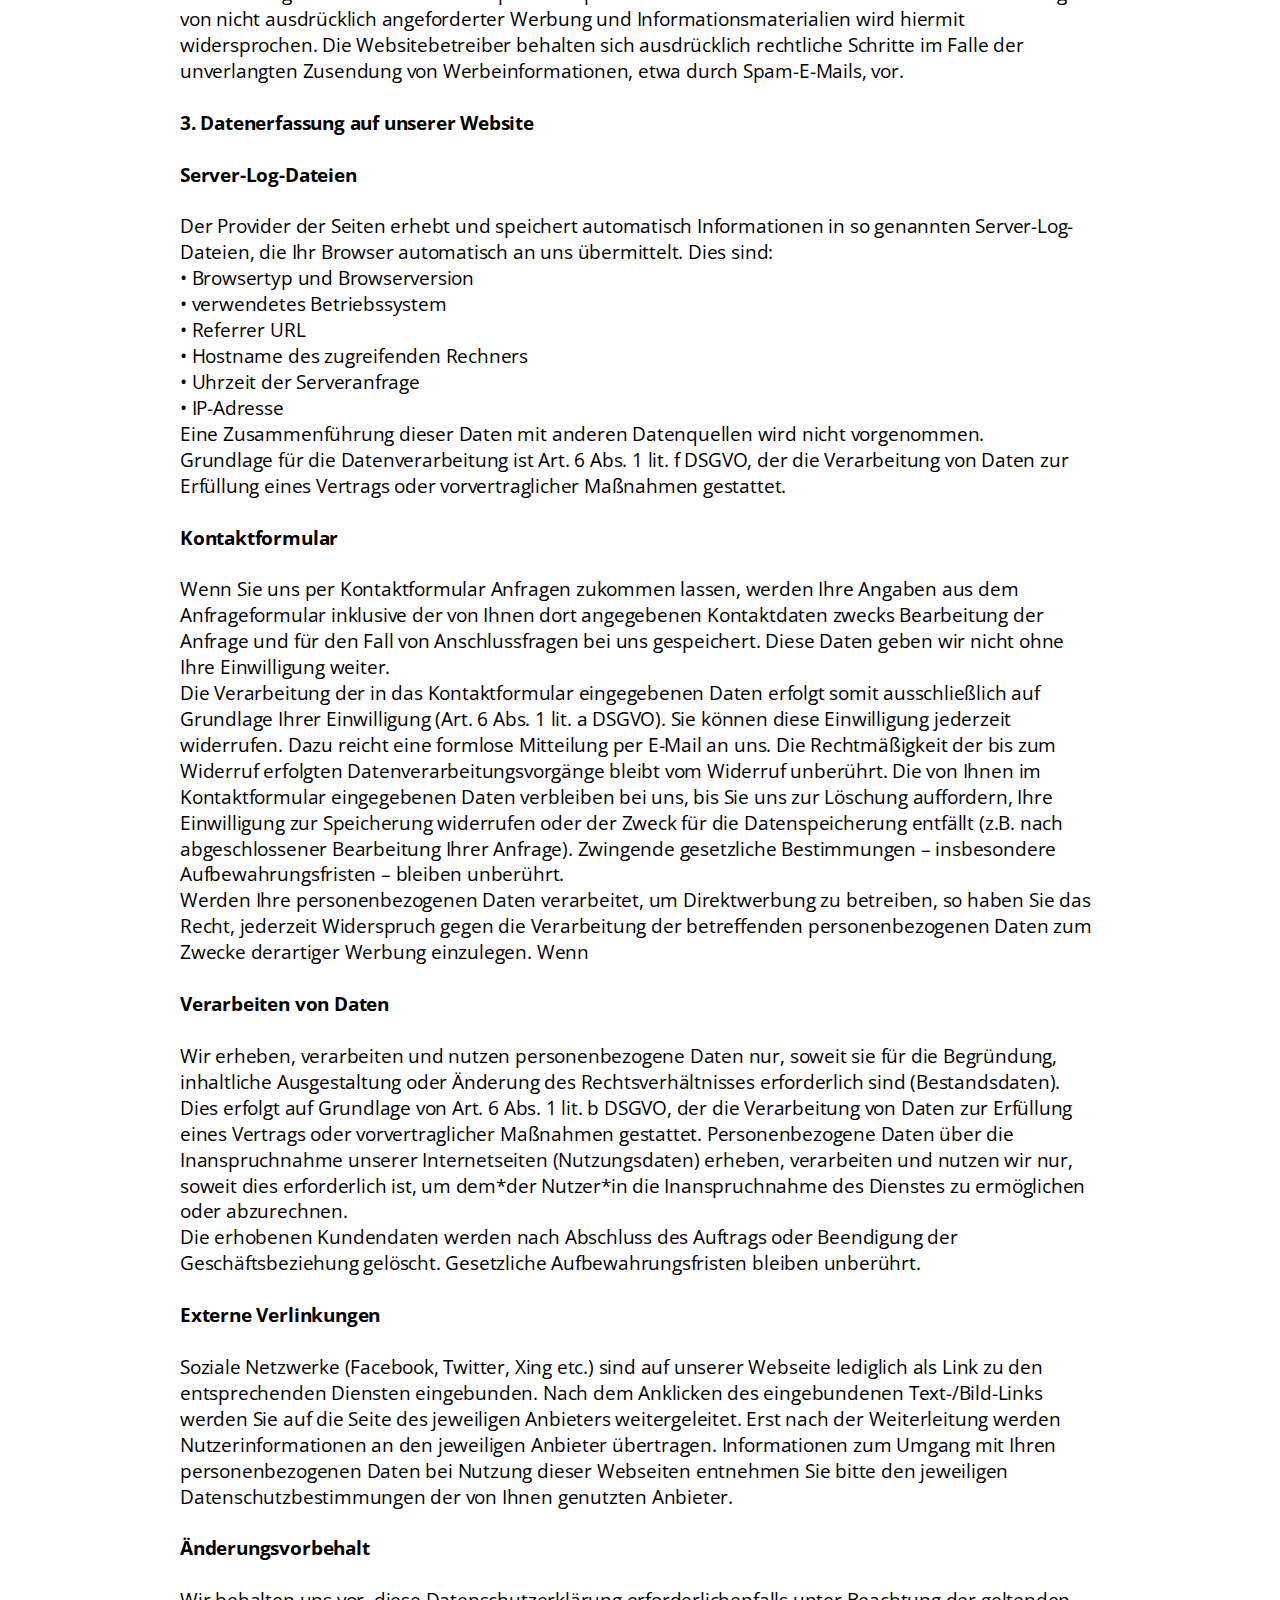
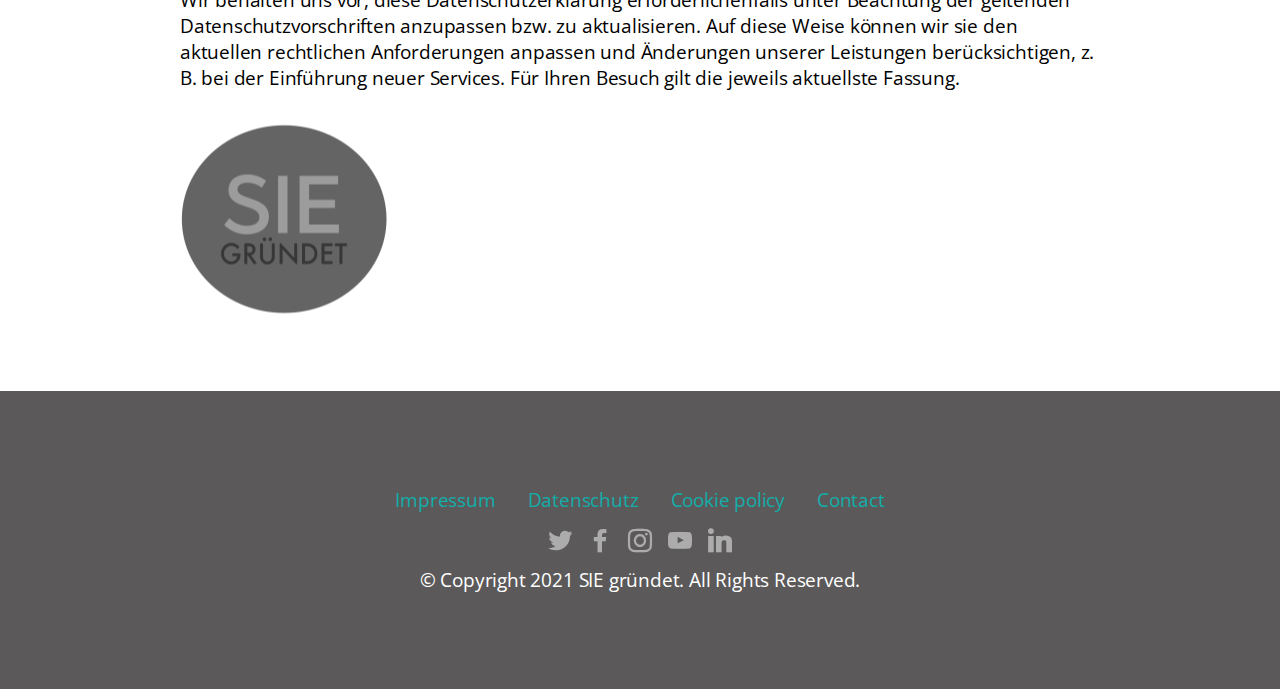
<file: de/datenschutzerklarung.html>
<!DOCTYPE html>
<html  lang="de">
<head>
  
  <meta charset="UTF-8">
  <meta http-equiv="X-UA-Compatible" content="IE=edge">
  
  <meta name="twitter:card" content="summary_large_image"/>
  <meta name="twitter:image:src" content="assets/images/datenschutzerklarung-meta.png">
  <meta property="og:image" content="assets/images/datenschutzerklarung-meta.png">
  <meta name="twitter:title" content="Datenschutzerklärung">
  <meta name="viewport" content="width=device-width, initial-scale=1, minimum-scale=1">
  <link rel="shortcut icon" href="assets/images/save-the-date-104x95.png" type="image/x-icon">
  <meta name="description" content="Datenschutzerklärung">
  
  
  <title>Datenschutzerklärung</title>
  <link rel="stylesheet" href="assets/FontAwesome/css/font-awesome.css">
  <link rel="stylesheet" href="assets/tether/tether.min.css">
  <link rel="stylesheet" href="assets/bootstrap/css/bootstrap.min.css">
  <link rel="stylesheet" href="assets/bootstrap/css/bootstrap-grid.min.css">
  <link rel="stylesheet" href="assets/bootstrap/css/bootstrap-reboot.min.css">
  <link rel="stylesheet" href="assets/web/assets/gdpr-plugin/gdpr-styles.css">
  <link rel="stylesheet" href="assets/dropdown/css/style.css">
  <link rel="stylesheet" href="assets/socicon/css/styles.css">
  <link rel="stylesheet" href="assets/theme/css/style.css">
  <link rel="preload" href="https://fonts.googleapis.com/css?family=Arimo:400,500,600,700,400i,500i,600i,700i&display=swap" as="style" onload="this.onload=null;this.rel='stylesheet'">
  <noscript><link rel="stylesheet" href="https://fonts.googleapis.com/css?family=Arimo:400,500,600,700,400i,500i,600i,700i&display=swap"></noscript>
  <link rel="preload" href="https://fonts.googleapis.com/css?family=Open+Sans:300,300i,400,400i,600,600i,700,700i,800,800i&display=swap" as="style" onload="this.onload=null;this.rel='stylesheet'">
  <noscript><link rel="stylesheet" href="https://fonts.googleapis.com/css?family=Open+Sans:300,300i,400,400i,600,600i,700,700i,800,800i&display=swap"></noscript>
  <link rel="preload" as="style" href="assets/mobirise/css/mbr-additional.css"><link rel="stylesheet" href="assets/mobirise/css/mbr-additional.css" type="text/css">
  
  
  
  
</head>
<body>

<!-- Analytics -->
<!-- Global site tag (gtag.js) - Google Analytics -->
<script async src="https://www.googletagmanager.com/gtag/js?id=G-EM6WT77K1R"></script>
<script>
  window.dataLayer = window.dataLayer || [];
  function gtag(){dataLayer.push(arguments);}
  gtag('js', new Date());

  gtag('config', 'G-EM6WT77K1R');
</script>
<!-- /Analytics -->


  
  <section class="menu popup-btn-cards menu03 photom4_menu03 cid-sAReU8AZbi" once="menu" id="menu03-1n">

    


    <nav class="navbar navbar-dropdown navbar-fixed-top navbar-expand-lg">
        <div class="mbr-overlay" style="opacity: 1;"></div>

        <a class="full-link">
            </a><div class="menu-top card-wrapper mbr-fonts-style mbr-white display-7"><a class="full-link" href="{{linkValue}}"></a><a href="index.html" class="text-white">Summit Internationaler Entrepreneurinnen</a></div>
        
        <div class="collapse navbar-collapse" id="navbarSupportedContent">

            <div class="left-menu">
                <ul class="navbar-nav nav-dropdown" data-app-modern-menu="true"><li class="nav-item">
                        <a class="nav-link link text-primary display-4" href="index.html#content5-d">
                            ABOUT EVENT</a>
                    </li><li class="nav-item dropdown"><a class="nav-link link dropdown-toggle text-primary display-4" href="#" data-toggle="dropdown-submenu" aria-expanded="false">PROGRAMM</a><div class="dropdown-menu"><a class="dropdown-item text-primary display-4" href="index.html#tabs2-31">Schedule</a><a class="dropdown-item text-primary display-4" href="ateliers.html" aria-expanded="false">Ateliers</a></div></li><li class="nav-item"><a class="nav-link link text-primary display-4" href="https://live.sie-gruendet.de" aria-expanded="true">REGISTRIERUNG</a></li></ul>
            </div>

            <div class="brand-container">
                <div class="navbar-brand">
                    <span class="navbar-logo">
                        <a href="index.html">
                            <img src="assets/images/save-the-date-104x95.png" alt="Sie grundet" style="height: 3.8rem;">
                        </a>
                    </span>
                    
                </div>
            </div>

            <div class="right-menu">
                <ul class="navbar-nav nav-dropdown" data-app-modern-menu="true"><li class="nav-item">
                        <a class="nav-link link text-black text-primary display-4" href="index.html#team2-2s">SPEAKERS</a>
                    </li><li class="nav-item"><a class="nav-link link text-black text-primary display-4" href="mailto:info@sie-gruendet.de">KONTAKT</a></li>
                    <li class="nav-item">
                        <a class="nav-link link text-black text-primary display-4" href="https://www.sie-gruendet.de"><span class="fa fa-flag mbr-iconfont mbr-iconfont-btn"></span>EN</a>
                    </li></ul>
            </div>
        </div>

        <button class="navbar-toggler" type="button" data-toggle="collapse" data-target="#navbarSupportedContent" aria-controls="navbarNavAltMarkup" aria-expanded="false" aria-label="Toggle navigation">
            <div class="hamburger">
                <span></span>
                <span></span>
                <span></span>
                <span></span>
            </div>
        </button>
    </nav>
</section>

<section class="content3 cid-sB8VFvGaq6" id="content3-1p">

    

    

    <div class="container">
        <div class="row justify-content-center">
            <div class="mbr-black col-md-12 col-lg-10">
                <div class="title-align align-center">
                    <h3 class="mbr-section-subtitle mbr-semibold align-center mbr-light mbr-fonts-style display-4">Hier finden Sie</h3>
                </div>
                <h1 class="mbr-section-title align-center mbr-bold pb-5 mbr-fonts-style display-2">Datenschutzerklärung</h1>
                <h2 class="mbr-section-title align-left mbr-bold pb-3 mbr-fonts-style display-5"></h2>
                <p class="mbr-text pb-3 align-left mbr-fonts-style display-7"><strong>1. Datenschutz auf einen Blick
<br>Allgemeine Hinweise
<br></strong>Die folgenden Hinweise geben einen einfachen Überblick darüber, was mit Ihren personenbezogenen Daten passiert, wenn Sie unsere Website besuchen. Personenbezogene Daten sind alle Daten, mit denen Sie persönlich identifiziert werden können. Ausführliche Informationen zum Thema Datenschutz entnehmen Sie unserer unter diesem Text aufgeführten Datenschutzerklärung.
<br><br><strong>Datenerfassung auf unserer Website
</strong><br><strong><br></strong>Die Datenverarbeitung auf dieser Website erfolgt durch die Websitebetreiber. Deren Kontaktdaten können Sie dem Impressum dieser Website entnehmen.
<br><br><strong>Wie erfassen wir Ihre Daten?
</strong><br><strong><br></strong>Ihre Daten werden zum einen dadurch erhoben, dass Sie uns diese mitteilen. Hierbei kann es sich z.B. um Daten handeln, die Sie in ein Kontaktformular eingeben.
<br>Andere Daten werden automatisch beim Besuch der Website durch unsere IT-Systeme erfasst. Das sind vor allem technische Daten (z.B. Internetbrowser, Betriebssystem oder Uhrzeit des Seitenaufrufs). Die Erfassung dieser Daten erfolgt automatisch, sobald Sie unsere Website betreten.
<br>
<br>Wenn Sie unsere Webseiten aufrufen, ist es technisch notwendig, dass über Ihren Internetbrowser Daten an
unseren Webserver übermittelt werden. Folgende Daten werden während einer laufenden Verbindung zur
Kommunikation zwischen Ihrem Internetbrowser und unserem Webserver aufgezeichnet:
<br>Die aufgelisteten Daten erheben wir, um einen reibungslosen Verbindungsaufbau der Website zu gewährleisten
und eine komfortable Nutzung unserer Website durch die Nutzer zu ermöglichen. Zudem dient die Logdatei der
Auswertung der Systemsicherheit und -stabilität sowie administrativen Zwecken. Rechtsgrundlage für die
vorübergehende Speicherung der Daten bzw. der Logfiles ist Art. 6 Abs. 1 lit. f DSGVO.
<br><br><strong>Kontaktformular und Kontaktaufnahme per E-Mail
</strong><br><strong><br></strong>Wenn Sie uns per Kontaktformular oder E-Mail Anfragen zukommen lassen, werden Ihre Angaben aus dem
Anfrageformular bzw. Ihrer E-Mail inklusive der von Ihnen dort angegebenen Vor- und Nachname zwecks
<br>Bearbeitung der Anfrage und für den Fall von Anschlussfragen bei uns gespeichert. Die Angabe einer E-Mail-
Adresse ist zur Kontaktangabe erforderlich, die Angabe Ihres Namens sowie Ihrer Telefonnummer ist freiwillig.
<br>Diese Daten geben wir in keinem Fall ohne Ihre Einwilligung weiter. Rechtsgrundlage für die Verarbeitung der Daten
ist unser berechtigtes Interesse an der Beantwortung Ihres Anliegens gemäß Art. 6 Abs. 1 lit. f DSGVO sowie ggf.
<br>Datum und Uhrzeit der Anforderung
<br>Name der angeforderten Datei
<br>Seite, von der aus die Datei angefordert wurde
<br>Zugriffsstatus
<br>Verwendeter Webbrowser und verwendetes Betriebssystem
<br>(Vollständige) IP-Adresse des anfordernden Rechners
<br>Übertragene Datenmenge
<br>
<br>
<br>
<br><strong>Wofür nutzen wir Ihre Daten?
</strong><br><strong><br></strong>Ein Teil der Daten wird erhoben, um eine fehlerfreie Bereitstellung der Website zu gewährleisten. Andere Daten können zur Analyse Ihres Nutzerverhaltens verwendet werden.
<br><br><strong>Welche Rechte haben Sie bezüglich Ihrer Daten?
</strong><br><strong><br></strong>Sie haben jederzeit das Recht unentgeltlich Auskunft über Herkunft, Empfänger*in und Zweck Ihrer gespeicherten personenbezogenen Daten zu erhalten. Sie haben außerdem ein Recht, die Berichtigung, Sperrung oder Löschung dieser Daten zu verlangen. Hierzu sowie zu weiteren Fragen zum Thema Datenschutz können Sie sich jederzeit unter der im Impressum angegebenen Adresse an uns wenden. Des Weiteren steht Ihnen ein Beschwerderecht bei der zuständigen Aufsichtsbehörde zu.
<br>
<br><strong>Analyse-Tools und Tools von Drittanbietern
</strong><br><strong><br></strong>Beim Besuch unserer Website kann Ihr Surf-Verhalten statistisch ausgewertet werden. Das geschieht vor allem mit Cookies und mit sogenannten Analyseprogrammen. Die Analyse Ihres Surf-Verhaltens erfolgt in der Regel anonym; das Surf-Verhalten kann nicht zu Ihnen zurückverfolgt werden. Sie können dieser Analyse widersprechen oder sie durch die Nichtbenutzung bestimmter Tools verhindern. Detaillierte Informationen dazu finden Sie in der folgenden Datenschutzerklärung.
<br>Sie können dieser Analyse widersprechen. Über die Widerspruchsmöglichkeiten werden wir Sie in dieser Datenschutzerklärung informieren.
<br><br><strong>2. Allgemeine Hinweise und Pflichtinformationen
<br>Datenschutz
</strong><br><strong><br></strong>Die Betreiber dieser Seiten nehmen den Schutz Ihrer persönlichen Daten sehr ernst. Wir behandeln Ihre personenbezogenen Daten vertraulich und entsprechend der gesetzlichen Datenschutzvorschriften sowie dieser Datenschutzerklärung.
<br>Wenn Sie diese Website benutzen, werden verschiedene personenbezogene Daten erhoben. Personenbezogene Daten sind Daten, mit denen Sie persönlich identifiziert werden können. Die vorliegende Datenschutzerklärung erläutert, welche Daten wir erheben und wofür wir sie nutzen. Sie erläutert auch, wie und zu welchem Zweck das geschieht.
<br>Wir weisen darauf hin, dass die Datenübertragung im Internet (z.B. bei der Kommunikation per E-Mail) Sicherheitslücken aufweisen kann. Ein lückenloser Schutz der Daten vor dem Zugriff durch Dritte ist nicht möglich.
<br><br><strong>Hinweis zur verantwortlichen Stelle
</strong><br><strong><br></strong>Die verantwortliche Stelle für die Datenverarbeitung auf dieser Website sind die Websitebetreiber. 
<br>Verantwortliche Stelle ist die natürliche oder juristische Person, die allein oder gemeinsam mit anderen über die Zwecke und Mittel der Verarbeitung von personenbezogenen Daten (z.B. Namen, E-Mail-Adressen o. Ä.) entscheidet.
<br><br><strong>Widerruf Ihrer Einwilligung zur Datenverarbeitung
</strong><br><strong><br></strong>Viele Datenverarbeitungsvorgänge sind nur mit Ihrer ausdrücklichen Einwilligung möglich. Sie können eine bereits erteilte Einwilligung jederzeit widerrufen. Dazu reicht eine formlose Mitteilung per E-Mail an uns. Die Rechtmäßigkeit der bis zum Widerruf erfolgten Datenverarbeitung bleibt vom Widerruf unberührt.
<br>
<br><strong>Cookies</strong>
<br><br>Unsere Website setzt Cookies ein, die vom Browser auf Ihrem Gerät gespeichert werden und die bestimmte Einstellungen zur Nutzung der Website enthalten (z. B. zur laufende Sitzung). Cookies dienen dazu, unser Angebot nutzerfreundlicher, effektiver und sicherer zu machen. Cookies sind kleine Textdateien, die auf Ihrem Rechner abgelegt werden und die Ihr Browser speichert. Die meisten der von uns verwendeten Cookies sind so genannte Session-Cookies, welche nach dem Schließen des Browsers automatisch gelöscht werden. Andere Cookies bleiben auf Ihrem Endgerät gespeichert, bis Sie diese löschen oder die Speicherdauer abläuft. Diese Cookies ermöglichen es uns, Ihren Browser beim nächsten Besuch wiederzuerkennen. Teilweise dienen die Cookies dazu, durch Speicherung von Einstellungen Websiteprozesse zu vereinfachen (z. B.das Vorhalten bereits ausgewählter Optionen). Sofern durch einzelne von uns implementierte Cookies auch
<br>personenbezogene Daten verarbeitet werden, erfolgt die Verarbeitung gemäß Art. 6 Abs. 1 lit. b DSGVO entweder zur Durchführung des Vertrages oder gemäß Art. 6 Abs. 1 lit. f DSGVO zur Wahrung unserer berechtigten Interessen an der bestmöglichen Funktionalität der Website sowie einer kundenfreundlichen und effektiven Ausgestaltung des Seitenbesuchs. Sie können Ihren Browser so einstellen, dass Sie über das Setzen von Cookies informiert werden und Cookies nur im Einzelfall erlauben, die Annahme von Cookies für bestimmte Fälle oder generell ausschließen sowie das automatische Löschen der Cookies beim Schließen des Browsers aktivieren. Die Cookie Einstellungen können unter den folgenden Links für die jeweiligen Browser verwaltet werden. Sie können auch die Cookies vieler Unternehmen und Funktionen einzeln verwalten, die für Werbung eingesetzt
<br>werden. Verwenden Sie dazu die entsprechenden Nutzertools, abrufbar unter https://www.aboutads.info/choices/ oder http://www.youronlinechoices.com/uk/your-ad-choices Die meisten Browser bieten zudem eine sog. „Do-Not-Track-Funktion“ an, mit der Sie angeben können, dass Sie nicht von Websites „verfolgt“ werden möchten. Wenn diese Funktion aktiviert ist, teilt der jeweilige Browser Werbenetzwerken, Websites und Anwendungen mit, dass Sie nicht zwecks verhaltensbasierter Werbung und Ähnlichem verfolgt werden möchten. Informationen und Anleitungen, wie Sie diese Funktion bearbeiten können, erhalten Sie je nach Anbieter Ihres Browsers, unter den nachfolgenden Links:
<br>
<br>Zusätzlich können Sie standardmäßig das Laden sog. Scripts verhindern. NoScript erlaubt das Ausführen von JavaScripts, Java und anderen Plug-ins nur bei vertrauenswürdigen Domains Ihrer Wahl. Informationen und Anleitungen, wie Sie diese Funktion bearbeiten können, erhalten Sie über den Anbieter Ihres Browsers (z. B. für
<br>Firefox: https://support.mozilla.org/de/kb/cookies-erlauben-und-ablehnen
<br>Internet Explorer: http://windows.microsoft.com/de-DE/windows-vista/Block-or-allow-cookies
<br>Chrome: http://support.google.com/chrome/bin/answer.py?hl=de&amp;hlrm=en&amp;answer=95647
<br>Safari: https://support.apple.com/kb/ph21411?locale=de_DE
<br>Opera: https://help.opera.com/en/latest/web-preferences/#cookies
<br>Google Chrome: https://support.google.com/chrome/answer/2790761?co=GENIE.Platform%3DDesktop&amp;hl=de
<br>Mozilla Firefox: https://www.mozilla.org/de/firefox/dnt/
<br>Internet Explorer: https://support.microsoft.com/de-de/help/17288/windows-internet-explorer-11-use-do-nottrack
<br>Opera: http://help.opera.com/Windows/12.10/de/notrack.html
<br>Safari: https://support.apple.com/kb/PH21416?locale=de_DE
<br>Mozilla Firefox unter: ). Bitte beachten https://addons.mozilla.org/de/firefox/addon/noscript/ Sie, dass bei der
<br>Deaktivierung von Cookies die Funktionalität dieser Website eingeschränkt sein kann.
<br><br><strong>Recht auf Datenübertragbarkeit
</strong><br><strong><br></strong>Sie haben das Recht, Daten, die wir auf Grundlage Ihrer Einwilligung oder in Erfüllung eines Vertrags automatisiert verarbeiten, an sich oder an einen Dritten in einem gängigen, maschinenlesbaren Format aushändigen zu lassen. Sofern Sie die direkte Übertragung der Daten an eine*n andere*n Verantwortliche*n verlangen, erfolgt dies nur, soweit es technisch machbar ist.
<br><br><strong>Auskunft, Sperrung, Löschung
</strong><br><strong><br></strong>Sie haben im Rahmen der geltenden gesetzlichen Bestimmungen jederzeit das Recht auf unentgeltliche Auskunft über Ihre gespeicherten personenbezogenen Daten, deren Herkunft und Empfänger*in und den Zweck der Datenverarbeitung und ggf. ein Recht auf Berichtigung, Sperrung oder Löschung dieser Daten. Hierzu sowie zu weiteren Fragen zum Thema personenbezogene Daten können Sie sich jederzeit unter der im Impressum angegebenen Adresse an uns wenden.
<br><br><strong>Widerspruch gegen Werbe-Mails
</strong><br><strong><br></strong>Der Nutzung von im Rahmen der Impressumspflicht veröffentlichten Kontaktdaten zur Übersendung von nicht ausdrücklich angeforderter Werbung und Informationsmaterialien wird hiermit widersprochen. Die Websitebetreiber behalten sich ausdrücklich rechtliche Schritte im Falle der unverlangten Zusendung von Werbeinformationen, etwa durch Spam-E-Mails, vor.
<br><br><strong>3. Datenerfassung auf unserer Website
</strong><br><strong><br>Server-Log-Dateien
</strong><br><strong><br></strong>Der Provider der Seiten erhebt und speichert automatisch Informationen in so genannten Server-Log-Dateien, die Ihr Browser automatisch an uns übermittelt. Dies sind:
<br>•	Browsertyp und Browserversion
<br>•	verwendetes Betriebssystem
<br>•	Referrer URL
<br>•	Hostname des zugreifenden Rechners
<br>•	Uhrzeit der Serveranfrage
<br>•	IP-Adresse
<br>Eine Zusammenführung dieser Daten mit anderen Datenquellen wird nicht vorgenommen.
<br>Grundlage für die Datenverarbeitung ist Art. 6 Abs. 1 lit. f DSGVO, der die Verarbeitung von Daten zur Erfüllung eines Vertrags oder vorvertraglicher Maßnahmen gestattet.
<br><br><strong>Kontaktformular</strong>
<br><br>Wenn Sie uns per Kontaktformular Anfragen zukommen lassen, werden Ihre Angaben aus dem Anfrageformular inklusive der von Ihnen dort angegebenen Kontaktdaten zwecks Bearbeitung der Anfrage und für den Fall von Anschlussfragen bei uns gespeichert. Diese Daten geben wir nicht ohne Ihre Einwilligung weiter.
<br>Die Verarbeitung der in das Kontaktformular eingegebenen Daten erfolgt somit ausschließlich auf Grundlage Ihrer Einwilligung (Art. 6 Abs. 1 lit. a DSGVO). Sie können diese Einwilligung jederzeit widerrufen. Dazu reicht eine formlose Mitteilung per E-Mail an uns. Die Rechtmäßigkeit der bis zum Widerruf erfolgten Datenverarbeitungsvorgänge bleibt vom Widerruf unberührt. Die von Ihnen im Kontaktformular eingegebenen Daten verbleiben bei uns, bis Sie uns zur Löschung auffordern, Ihre Einwilligung zur Speicherung widerrufen oder der Zweck für die Datenspeicherung entfällt (z.B. nach abgeschlossener Bearbeitung Ihrer Anfrage). Zwingende gesetzliche Bestimmungen – insbesondere Aufbewahrungsfristen – bleiben unberührt.
<br>Werden Ihre personenbezogenen Daten verarbeitet, um Direktwerbung zu betreiben, so haben Sie das Recht, jederzeit Widerspruch gegen die Verarbeitung der betreffenden personenbezogenen Daten zum Zwecke derartiger Werbung einzulegen. Wenn
<br><br><strong>Verarbeiten von Daten </strong><br><strong>
<br></strong>Wir erheben, verarbeiten und nutzen personenbezogene Daten nur, soweit sie für die Begründung, inhaltliche Ausgestaltung oder Änderung des Rechtsverhältnisses erforderlich sind (Bestandsdaten). Dies erfolgt auf Grundlage von Art. 6 Abs. 1 lit. b DSGVO, der die Verarbeitung von Daten zur Erfüllung eines Vertrags oder vorvertraglicher Maßnahmen gestattet. Personenbezogene Daten über die Inanspruchnahme unserer Internetseiten (Nutzungsdaten) erheben, verarbeiten und nutzen wir nur, soweit dies erforderlich ist, um dem*der Nutzer*in die Inanspruchnahme des Dienstes zu ermöglichen oder abzurechnen.
<br>Die erhobenen Kundendaten werden nach Abschluss des Auftrags oder Beendigung der Geschäftsbeziehung gelöscht. Gesetzliche Aufbewahrungsfristen bleiben unberührt.
<br><br><strong>Externe Verlinkungen
</strong><br><strong><br></strong>Soziale Netzwerke (Facebook, Twitter, Xing etc.) sind auf unserer Webseite lediglich als Link zu den entsprechenden Diensten eingebunden. Nach dem Anklicken des eingebundenen Text-/Bild-Links werden Sie auf die Seite des jeweiligen Anbieters weitergeleitet. Erst nach der Weiterleitung werden Nutzerinformationen an den jeweiligen Anbieter übertragen. Informationen zum Umgang mit Ihren personenbezogenen Daten bei Nutzung dieser Webseiten entnehmen Sie bitte den jeweiligen Datenschutzbestimmungen der von Ihnen genutzten Anbieter.
<br>
<br><strong>Änderungsvorbehalt</strong>
<br><br>Wir behalten uns vor, diese Datenschutzerklärung erforderlichenfalls unter Beachtung der geltenden Datenschutzvorschriften anzupassen bzw. zu aktualisieren. Auf diese Weise können wir sie den aktuellen rechtlichen Anforderungen anpassen und Änderungen unserer Leistungen berücksichtigen, z. B. bei der Einführung neuer Services. Für Ihren Besuch gilt die jeweils aktuellste Fassung.
<br></p>

                <div class="img-align align-center">
                    <img class="signature" src="assets/images/sie-gruenden-no-margen-gris-208x193.png" alt="Sie Gruendet">
                </div>

            </div>
        </div>
    </div>
</section>

<section class="footer3 cid-sBLlxgPQ8p" once="footers" id="footer3-2c">

    

    

    <div class="container">
        <div class="media-container-row align-center mbr-white">
            <div class="row row-links">
                <ul class="foot-menu">
                    
                    
                    
                    
                    
                <li class="foot-menu-item mbr-fonts-style display-7"><a href="impressum.html" class="text-primary">Impressum</a></li><li class="foot-menu-item mbr-fonts-style display-7">
                        <a class="text-white text-primary" href="datenschutzerklarung.html" target="_blank"></a><a href="datenschutzerklarung.html" class="text-primary" target="_blank">Datenschutz
                    </a></li><li class="foot-menu-item mbr-fonts-style display-7"><p><a href="cookies-policy.html" class="text-primary"></a><a href="cookies-policy.html" class="text-primary">Cookie policy</a></p></li><li class="foot-menu-item mbr-fonts-style display-7"><a href="mailto:info@sie-gruendet.de" class="text-primary">Contact</a></li></ul>
            </div>
            <div class="row social-row">
                <div class="social-list align-right pb-2">
                    
                    
                    
                    
                    
                    
                <div class="soc-item">
                        <a href="https://twitter.com/SGrundet" target="_blank">
                            <span class="mbr-iconfont mbr-iconfont-social socicon-twitter socicon"></span>
                        </a>
                    </div><div class="soc-item">
                        <a href="https://www.facebook.com/siegruendet" target="_blank">
                            <span class="mbr-iconfont mbr-iconfont-social socicon-facebook socicon"></span>
                        </a>
                    </div><div class="soc-item">
                        <a href="https://www.instagram.com/sie.gruendet/" target="_blank">
                            <span class="mbr-iconfont mbr-iconfont-social socicon-instagram socicon"></span>
                        </a>
                    </div><div class="soc-item">
                        <a href="https://www.youtube.com/watch?v=8yL_RlNDDmE" target="_blank">
                            <span class="mbr-iconfont mbr-iconfont-social socicon-youtube socicon"></span>
                        </a>
                    </div><div class="soc-item">
                        <a href="http:////www.linkedin.com/company/sie-gruendet" target="_blank">
                            <span class="mbr-iconfont mbr-iconfont-social socicon-linkedin socicon"></span>
                        </a>
                    </div></div>
            </div>
            <div class="row row-copirayt">
                <p class="mbr-text mb-0 mbr-fonts-style mbr-white align-center display-7">
                    © Copyright 2021 SIE gründet. All Rights Reserved.
                </p>
            </div>
        </div>
    </div>
</section>


<script src="assets/web/assets/jquery/jquery.min.js"></script>
  <script src="assets/popper/popper.min.js"></script>
  <script src="assets/tether/tether.min.js"></script>
  <script src="assets/bootstrap/js/bootstrap.min.js"></script>
  <script src="assets/web/assets/cookies-alert-plugin/cookies-alert-core.js"></script>
  <script src="assets/web/assets/cookies-alert-plugin/cookies-alert-script.js"></script>
  <script src="assets/smoothscroll/smooth-scroll.js"></script>
  <script src="assets/dropdown/js/nav-dropdown.js"></script>
  <script src="assets/dropdown/js/navbar-dropdown.js"></script>
  <script src="assets/touchswipe/jquery.touch-swipe.min.js"></script>
  <script src="assets/theme/js/script.js"></script>
  
  
  
<input name="cookieData" type="hidden" data-cookie-customDialogSelector='null' data-cookie-colorText='#424a4d' data-cookie-colorBg='rgba(234, 239, 241, 0.99)' data-cookie-textButton='Agree' data-cookie-colorButton='' data-cookie-colorLink='#12aeaa' data-cookie-underlineLink='true' data-cookie-text="We use cookies to give you the best experience. Read our cookie policy.<a href='cookies-policy.html'>cookie policy</a>.">
  </body>
</html>
</file>
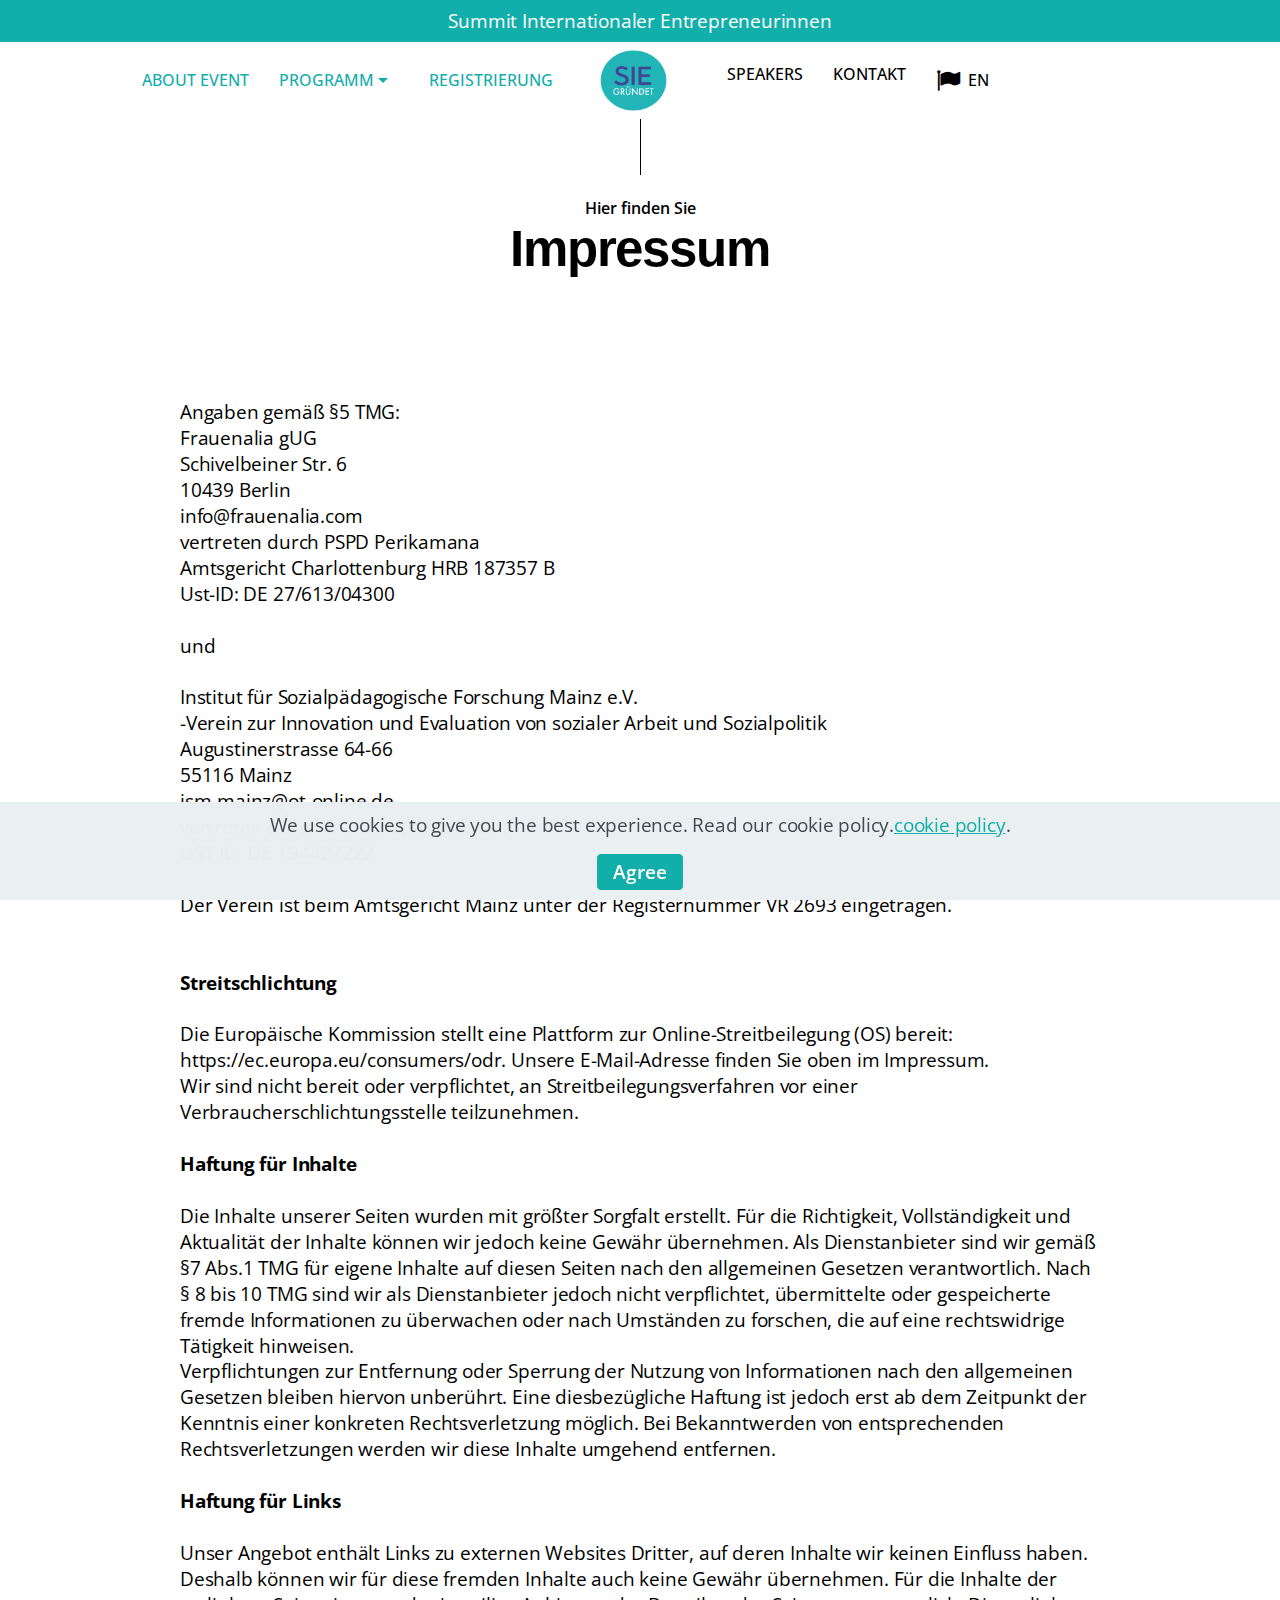
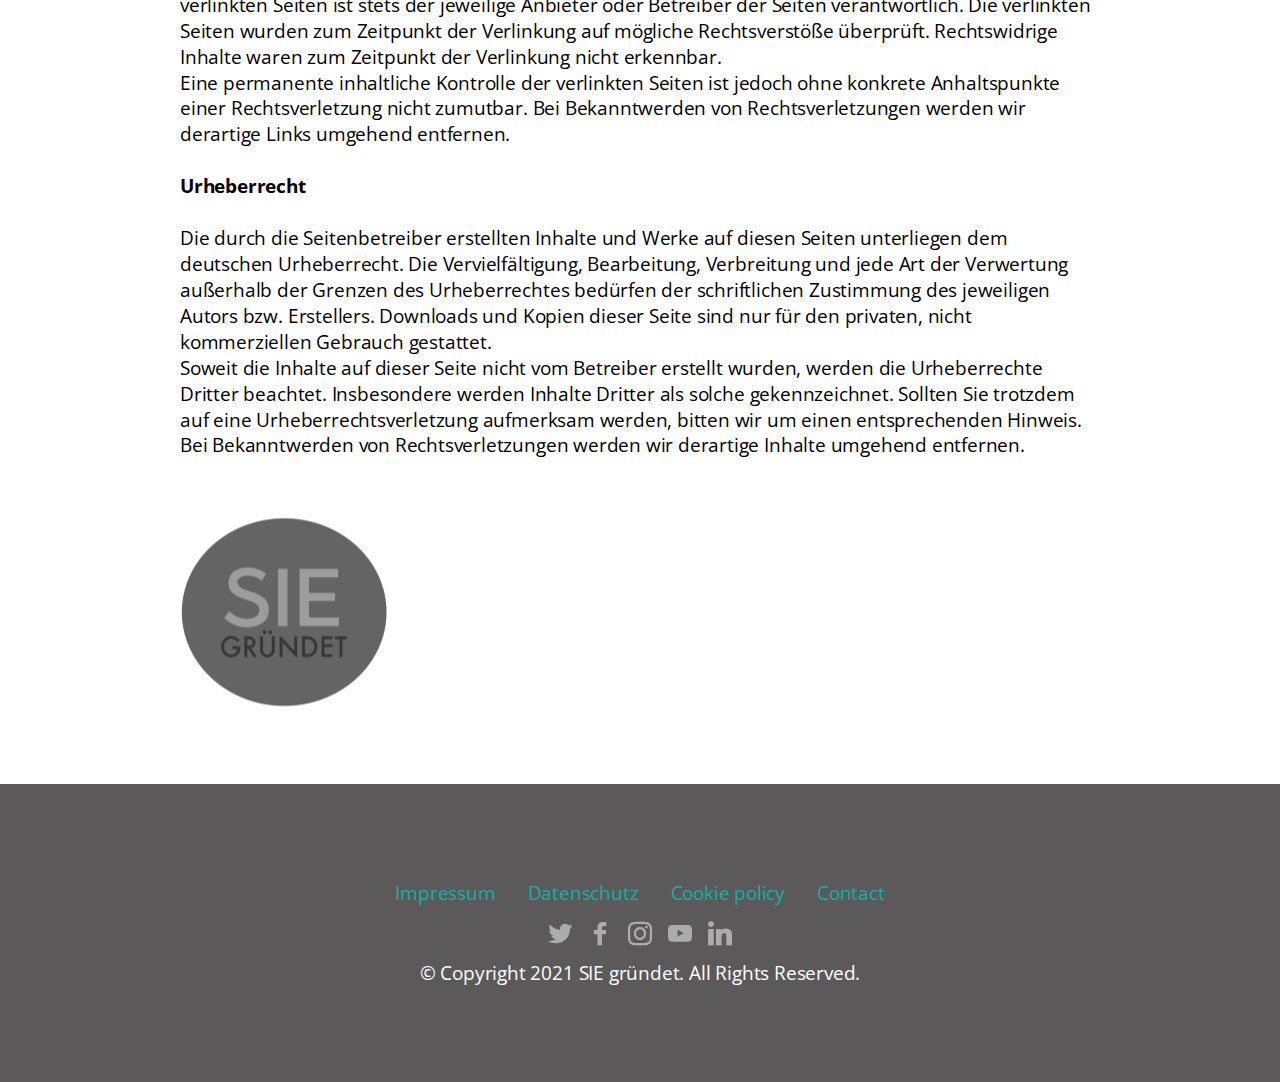
<file: de/impressum.html>
<!DOCTYPE html>
<html  lang="de">
<head>
  
  <meta charset="UTF-8">
  <meta http-equiv="X-UA-Compatible" content="IE=edge">
  
  <meta name="twitter:card" content="summary_large_image"/>
  <meta name="twitter:image:src" content="assets/images/impressum-meta.png">
  <meta property="og:image" content="assets/images/impressum-meta.png">
  <meta name="twitter:title" content="Impressum">
  <meta name="viewport" content="width=device-width, initial-scale=1, minimum-scale=1">
  <link rel="shortcut icon" href="assets/images/save-the-date-104x95.png" type="image/x-icon">
  <meta name="description" content="Impressum - Angaben gemäß §5 TMG">
  
  
  <title>Impressum</title>
  <link rel="stylesheet" href="assets/FontAwesome/css/font-awesome.css">
  <link rel="stylesheet" href="assets/tether/tether.min.css">
  <link rel="stylesheet" href="assets/bootstrap/css/bootstrap.min.css">
  <link rel="stylesheet" href="assets/bootstrap/css/bootstrap-grid.min.css">
  <link rel="stylesheet" href="assets/bootstrap/css/bootstrap-reboot.min.css">
  <link rel="stylesheet" href="assets/web/assets/gdpr-plugin/gdpr-styles.css">
  <link rel="stylesheet" href="assets/dropdown/css/style.css">
  <link rel="stylesheet" href="assets/socicon/css/styles.css">
  <link rel="stylesheet" href="assets/theme/css/style.css">
  <link rel="preload" href="https://fonts.googleapis.com/css?family=Arimo:400,500,600,700,400i,500i,600i,700i&display=swap" as="style" onload="this.onload=null;this.rel='stylesheet'">
  <noscript><link rel="stylesheet" href="https://fonts.googleapis.com/css?family=Arimo:400,500,600,700,400i,500i,600i,700i&display=swap"></noscript>
  <link rel="preload" href="https://fonts.googleapis.com/css?family=Open+Sans:300,300i,400,400i,600,600i,700,700i,800,800i&display=swap" as="style" onload="this.onload=null;this.rel='stylesheet'">
  <noscript><link rel="stylesheet" href="https://fonts.googleapis.com/css?family=Open+Sans:300,300i,400,400i,600,600i,700,700i,800,800i&display=swap"></noscript>
  <link rel="preload" as="style" href="assets/mobirise/css/mbr-additional.css"><link rel="stylesheet" href="assets/mobirise/css/mbr-additional.css" type="text/css">
  
  
  
  
</head>
<body>

<!-- Analytics -->
<!-- Global site tag (gtag.js) - Google Analytics -->
<script async src="https://www.googletagmanager.com/gtag/js?id=G-EM6WT77K1R"></script>
<script>
  window.dataLayer = window.dataLayer || [];
  function gtag(){dataLayer.push(arguments);}
  gtag('js', new Date());

  gtag('config', 'G-EM6WT77K1R');
</script>
<!-- /Analytics -->


  
  <section class="menu popup-btn-cards menu03 photom4_menu03 cid-sAReU8AZbi" once="menu" id="menu03-1k">

    


    <nav class="navbar navbar-dropdown navbar-fixed-top navbar-expand-lg">
        <div class="mbr-overlay" style="opacity: 1;"></div>

        <a class="full-link">
            </a><div class="menu-top card-wrapper mbr-fonts-style mbr-white display-7"><a class="full-link" href="{{linkValue}}"></a><a href="index.html" class="text-white">Summit Internationaler Entrepreneurinnen</a></div>
        
        <div class="collapse navbar-collapse" id="navbarSupportedContent">

            <div class="left-menu">
                <ul class="navbar-nav nav-dropdown" data-app-modern-menu="true"><li class="nav-item">
                        <a class="nav-link link text-primary display-4" href="index.html#content5-d">
                            ABOUT EVENT</a>
                    </li><li class="nav-item dropdown"><a class="nav-link link dropdown-toggle text-primary display-4" href="#" data-toggle="dropdown-submenu" aria-expanded="false">PROGRAMM</a><div class="dropdown-menu"><a class="dropdown-item text-primary display-4" href="index.html#tabs2-31">Schedule</a><a class="dropdown-item text-primary display-4" href="ateliers.html" aria-expanded="false">Ateliers</a></div></li><li class="nav-item"><a class="nav-link link text-primary display-4" href="https://live.sie-gruendet.de" aria-expanded="true">REGISTRIERUNG</a></li></ul>
            </div>

            <div class="brand-container">
                <div class="navbar-brand">
                    <span class="navbar-logo">
                        <a href="index.html">
                            <img src="assets/images/save-the-date-104x95.png" alt="Sie grundet" style="height: 3.8rem;">
                        </a>
                    </span>
                    
                </div>
            </div>

            <div class="right-menu">
                <ul class="navbar-nav nav-dropdown" data-app-modern-menu="true"><li class="nav-item">
                        <a class="nav-link link text-black text-primary display-4" href="index.html#team2-2s">SPEAKERS</a>
                    </li><li class="nav-item"><a class="nav-link link text-black text-primary display-4" href="mailto:info@sie-gruendet.de">KONTAKT</a></li>
                    <li class="nav-item">
                        <a class="nav-link link text-black text-primary display-4" href="https://www.sie-gruendet.de"><span class="fa fa-flag mbr-iconfont mbr-iconfont-btn"></span>EN</a>
                    </li></ul>
            </div>
        </div>

        <button class="navbar-toggler" type="button" data-toggle="collapse" data-target="#navbarSupportedContent" aria-controls="navbarNavAltMarkup" aria-expanded="false" aria-label="Toggle navigation">
            <div class="hamburger">
                <span></span>
                <span></span>
                <span></span>
                <span></span>
            </div>
        </button>
    </nav>
</section>

<section class="content3 cid-sB8YIKrLXp" id="content3-1q">

    

    

    <div class="container">
        <div class="row justify-content-center">
            <div class="mbr-black col-md-12 col-lg-10">
                <div class="title-align align-center">
                    <h3 class="mbr-section-subtitle mbr-semibold align-center mbr-light mbr-fonts-style display-4">Hier finden Sie</h3>
                </div>
                <h1 class="mbr-section-title align-center mbr-bold pb-5 mbr-fonts-style display-2">Impressum</h1>
                <h2 class="mbr-section-title align-left mbr-bold pb-3 mbr-fonts-style display-5"></h2>
                <p class="mbr-text pb-3 align-left mbr-fonts-style display-7">Angaben gemäß §5 TMG: <br>Frauenalia gUG
<br>Schivelbeiner Str. 6
<br>10439 Berlin
<br>info@frauenalia.com
<br>vertreten durch PSPD Perikamana
<br>Amtsgericht Charlottenburg HRB 187357 B
<br>Ust-ID: DE 27/613/04300
<br>
<br>und
<br><br>Institut für Sozialpädagogische Forschung Mainz e.V.
<br>-Verein zur Innovation und Evaluation von sozialer Arbeit und Sozialpolitik
<br>Augustinerstrasse 64-66
<br>55116 Mainz
<br>ism-mainz@ot-online.de
<br>vertreten durch Dr. Christian Lenhart
<br>UST-ID: DE 194427222
<br>
<br>Der Verein ist beim Amtsgericht Mainz unter der Registernummer VR 2693 eingetragen.
<br>
<br> 
<br><strong>Streitschlichtung
</strong><br><strong><br></strong>Die Europäische Kommission stellt eine Plattform zur Online-Streitbeilegung (OS) bereit: https://ec.europa.eu/consumers/odr. Unsere E-Mail-Adresse finden Sie oben im Impressum.
<br>Wir sind nicht bereit oder verpflichtet, an Streitbeilegungsverfahren vor einer Verbraucherschlichtungsstelle teilzunehmen.
<br> 
<br><strong>Haftung für Inhalte
</strong><br><strong><br></strong>Die Inhalte unserer Seiten wurden mit größter Sorgfalt erstellt. Für die Richtigkeit, Vollständigkeit und Aktualität der Inhalte können wir jedoch keine Gewähr übernehmen. Als Dienstanbieter sind wir gemäß §7 Abs.1 TMG für eigene Inhalte auf diesen Seiten nach den allgemeinen Gesetzen verantwortlich. Nach § 8 bis 10 TMG sind wir als Dienstanbieter jedoch nicht verpflichtet, übermittelte oder gespeicherte fremde Informationen zu überwachen oder nach Umständen zu forschen, die auf eine rechtswidrige Tätigkeit hinweisen.
<br>Verpflichtungen zur Entfernung oder Sperrung der Nutzung von Informationen nach den allgemeinen Gesetzen bleiben hiervon unberührt. Eine diesbezügliche Haftung ist jedoch erst ab dem Zeitpunkt der Kenntnis einer konkreten Rechtsverletzung möglich. Bei Bekanntwerden von entsprechenden Rechtsverletzungen werden wir diese Inhalte umgehend entfernen.
<br> 
<br><strong>Haftung für Links
</strong><br><strong><br></strong>Unser Angebot enthält Links zu externen Websites Dritter, auf deren Inhalte wir keinen Einfluss haben. Deshalb können wir für diese fremden Inhalte auch keine Gewähr übernehmen. Für die Inhalte der verlinkten Seiten ist stets der jeweilige Anbieter oder Betreiber der Seiten verantwortlich. Die verlinkten Seiten wurden zum Zeitpunkt der Verlinkung auf mögliche Rechtsverstöße überprüft. Rechtswidrige Inhalte waren zum Zeitpunkt der Verlinkung nicht erkennbar.
<br>Eine permanente inhaltliche Kontrolle der verlinkten Seiten ist jedoch ohne konkrete Anhaltspunkte einer Rechtsverletzung nicht zumutbar. Bei Bekanntwerden von Rechtsverletzungen werden wir derartige Links umgehend entfernen.
<br> 
<br><strong>Urheberrecht</strong>
<br><br>Die durch die Seitenbetreiber erstellten Inhalte und Werke auf diesen Seiten unterliegen dem deutschen Urheberrecht. Die Vervielfältigung, Bearbeitung, Verbreitung und jede Art der Verwertung außerhalb der Grenzen des Urheberrechtes bedürfen der schriftlichen Zustimmung des jeweiligen Autors bzw. Erstellers. Downloads und Kopien dieser Seite sind nur für den privaten, nicht kommerziellen Gebrauch gestattet.
<br>Soweit die Inhalte auf dieser Seite nicht vom Betreiber erstellt wurden, werden die Urheberrechte Dritter beachtet. Insbesondere werden Inhalte Dritter als solche gekennzeichnet. Sollten Sie trotzdem auf eine Urheberrechtsverletzung aufmerksam werden, bitten wir um einen entsprechenden Hinweis. Bei Bekanntwerden von Rechtsverletzungen werden wir derartige Inhalte umgehend entfernen.
<br>
<br></p>

                <div class="img-align align-center">
                    <img class="signature" src="assets/images/sie-gruenden-no-margen-gris-208x193.png" alt="Sie Gruendet">
                </div>

            </div>
        </div>
    </div>
</section>

<section class="footer3 cid-sBLlxgPQ8p" once="footers" id="footer3-2c">

    

    

    <div class="container">
        <div class="media-container-row align-center mbr-white">
            <div class="row row-links">
                <ul class="foot-menu">
                    
                    
                    
                    
                    
                <li class="foot-menu-item mbr-fonts-style display-7"><a href="impressum.html" class="text-primary">Impressum</a></li><li class="foot-menu-item mbr-fonts-style display-7">
                        <a class="text-white text-primary" href="datenschutzerklarung.html" target="_blank"></a><a href="datenschutzerklarung.html" class="text-primary" target="_blank">Datenschutz
                    </a></li><li class="foot-menu-item mbr-fonts-style display-7"><p><a href="cookies-policy.html" class="text-primary"></a><a href="cookies-policy.html" class="text-primary">Cookie policy</a></p></li><li class="foot-menu-item mbr-fonts-style display-7"><a href="mailto:info@sie-gruendet.de" class="text-primary">Contact</a></li></ul>
            </div>
            <div class="row social-row">
                <div class="social-list align-right pb-2">
                    
                    
                    
                    
                    
                    
                <div class="soc-item">
                        <a href="https://twitter.com/SGrundet" target="_blank">
                            <span class="mbr-iconfont mbr-iconfont-social socicon-twitter socicon"></span>
                        </a>
                    </div><div class="soc-item">
                        <a href="https://www.facebook.com/siegruendet" target="_blank">
                            <span class="mbr-iconfont mbr-iconfont-social socicon-facebook socicon"></span>
                        </a>
                    </div><div class="soc-item">
                        <a href="https://www.instagram.com/sie.gruendet/" target="_blank">
                            <span class="mbr-iconfont mbr-iconfont-social socicon-instagram socicon"></span>
                        </a>
                    </div><div class="soc-item">
                        <a href="https://www.youtube.com/watch?v=8yL_RlNDDmE" target="_blank">
                            <span class="mbr-iconfont mbr-iconfont-social socicon-youtube socicon"></span>
                        </a>
                    </div><div class="soc-item">
                        <a href="http:////www.linkedin.com/company/sie-gruendet" target="_blank">
                            <span class="mbr-iconfont mbr-iconfont-social socicon-linkedin socicon"></span>
                        </a>
                    </div></div>
            </div>
            <div class="row row-copirayt">
                <p class="mbr-text mb-0 mbr-fonts-style mbr-white align-center display-7">
                    © Copyright 2021 SIE gründet. All Rights Reserved.
                </p>
            </div>
        </div>
    </div>
</section>


<script src="assets/web/assets/jquery/jquery.min.js"></script>
  <script src="assets/popper/popper.min.js"></script>
  <script src="assets/tether/tether.min.js"></script>
  <script src="assets/bootstrap/js/bootstrap.min.js"></script>
  <script src="assets/web/assets/cookies-alert-plugin/cookies-alert-core.js"></script>
  <script src="assets/web/assets/cookies-alert-plugin/cookies-alert-script.js"></script>
  <script src="assets/smoothscroll/smooth-scroll.js"></script>
  <script src="assets/dropdown/js/nav-dropdown.js"></script>
  <script src="assets/dropdown/js/navbar-dropdown.js"></script>
  <script src="assets/touchswipe/jquery.touch-swipe.min.js"></script>
  <script src="assets/theme/js/script.js"></script>
  
  
  
<input name="cookieData" type="hidden" data-cookie-customDialogSelector='null' data-cookie-colorText='#424a4d' data-cookie-colorBg='rgba(234, 239, 241, 0.99)' data-cookie-textButton='Agree' data-cookie-colorButton='' data-cookie-colorLink='#12aeaa' data-cookie-underlineLink='true' data-cookie-text="We use cookies to give you the best experience. Read our cookie policy.<a href='cookies-policy.html'>cookie policy</a>.">
  </body>
</html>
</file>
<file: assets/web/assets/mobirise-icons2/mobirise2.css>
@font-face {
  font-family: 'Moririse2';
  font-display: swap;
  src:  url('mobirise2.eot?f2bix4');
  src:  url('mobirise2.eot?f2bix4#iefix') format('embedded-opentype'),
    url('mobirise2.ttf?f2bix4') format('truetype'),
    url('mobirise2.woff?f2bix4') format('woff'),
    url('mobirise2.svg?f2bix4#mobirise2') format('svg');
  font-weight: normal;
  font-style: normal;
}

[class^="mobi-"], [class*=" mobi-"] {
  /* use !important to prevent issues with browser extensions that change fonts */
  font-family: 'Moririse2' !important;
  speak: none;
  font-style: normal;
  font-weight: normal;
  font-variant: normal;
  text-transform: none;
  line-height: 1;

  /* Better Font Rendering =========== */
  -webkit-font-smoothing: antialiased;
  -moz-osx-font-smoothing: grayscale;
}

.mobi-mbri-add-submenu:before {
  content: "\e900";
}
.mobi-mbri-alert:before {
  content: "\e901";
}
.mobi-mbri-align-center:before {
  content: "\e902";
}
.mobi-mbri-align-justify:before {
  content: "\e903";
}
.mobi-mbri-align-left:before {
  content: "\e904";
}
.mobi-mbri-align-right:before {
  content: "\e905";
}
.mobi-mbri-android:before {
  content: "\e906";
}
.mobi-mbri-apple:before {
  content: "\e907";
}
.mobi-mbri-arrow-down:before {
  content: "\e908";
}
.mobi-mbri-arrow-next:before {
  content: "\e909";
}
.mobi-mbri-arrow-prev:before {
  content: "\e90a";
}
.mobi-mbri-arrow-up:before {
  content: "\e90b";
}
.mobi-mbri-bold:before {
  content: "\e90c";
}
.mobi-mbri-bookmark:before {
  content: "\e90d";
}
.mobi-mbri-bootstrap:before {
  content: "\e90e";
}
.mobi-mbri-briefcase:before {
  content: "\e90f";
}
.mobi-mbri-browse:before {
  content: "\e910";
}
.mobi-mbri-bulleted-list:before {
  content: "\e911";
}
.mobi-mbri-calendar:before {
  content: "\e912";
}
.mobi-mbri-camera:before {
  content: "\e913";
}
.mobi-mbri-cart-add:before {
  content: "\e914";
}
.mobi-mbri-cart-full:before {
  content: "\e915";
}
.mobi-mbri-cash:before {
  content: "\e916";
}
.mobi-mbri-change-style:before {
  content: "\e917";
}
.mobi-mbri-chat:before {
  content: "\e918";
}
.mobi-mbri-clock:before {
  content: "\e919";
}
.mobi-mbri-close:before {
  content: "\e91a";
}
.mobi-mbri-cloud:before {
  content: "\e91b";
}
.mobi-mbri-code:before {
  content: "\e91c";
}
.mobi-mbri-contact-form:before {
  content: "\e91d";
}
.mobi-mbri-credit-card:before {
  content: "\e91e";
}
.mobi-mbri-cursor-click:before {
  content: "\e91f";
}
.mobi-mbri-cust-feedback:before {
  content: "\e920";
}
.mobi-mbri-database:before {
  content: "\e921";
}
.mobi-mbri-delivery:before {
  content: "\e922";
}
.mobi-mbri-desktop:before {
  content: "\e923";
}
.mobi-mbri-devices:before {
  content: "\e924";
}
.mobi-mbri-down:before {
  content: "\e925";
}
.mobi-mbri-download-2:before {
  content: "\e926";
}
.mobi-mbri-download:before {
  content: "\e927";
}
.mobi-mbri-drag-n-drop-2:before {
  content: "\e928";
}
.mobi-mbri-drag-n-drop:before {
  content: "\e929";
}
.mobi-mbri-edit-2:before {
  content: "\e92a";
}
.mobi-mbri-edit:before {
  content: "\e92b";
}
.mobi-mbri-error:before {
  content: "\e92c";
}
.mobi-mbri-extension:before {
  content: "\e92d";
}
.mobi-mbri-features:before {
  content: "\e92e";
}
.mobi-mbri-file:before {
  content: "\e92f";
}
.mobi-mbri-flag:before {
  content: "\e930";
}
.mobi-mbri-folder:before {
  content: "\e931";
}
.mobi-mbri-gift:before {
  content: "\e932";
}
.mobi-mbri-github:before {
  content: "\e933";
}
.mobi-mbri-globe-2:before {
  content: "\e934";
}
.mobi-mbri-globe:before {
  content: "\e935";
}
.mobi-mbri-growing-chart:before {
  content: "\e936";
}
.mobi-mbri-hearth:before {
  content: "\e937";
}
.mobi-mbri-help:before {
  content: "\e938";
}
.mobi-mbri-home:before {
  content: "\e939";
}
.mobi-mbri-hot-cup:before {
  content: "\e93a";
}
.mobi-mbri-idea:before {
  content: "\e93b";
}
.mobi-mbri-image-gallery:before {
  content: "\e93c";
}
.mobi-mbri-image-slider:before {
  content: "\e93d";
}
.mobi-mbri-info:before {
  content: "\e93e";
}
.mobi-mbri-italic:before {
  content: "\e93f";
}
.mobi-mbri-key:before {
  content: "\e940";
}
.mobi-mbri-laptop:before {
  content: "\e941";
}
.mobi-mbri-layers:before {
  content: "\e942";
}
.mobi-mbri-left-right:before {
  content: "\e943";
}
.mobi-mbri-left:before {
  content: "\e944";
}
.mobi-mbri-letter:before {
  content: "\e945";
}
.mobi-mbri-like:before {
  content: "\e946";
}
.mobi-mbri-link:before {
  content: "\e947";
}
.mobi-mbri-lock:before {
  content: "\e948";
}
.mobi-mbri-login:before {
  content: "\e949";
}
.mobi-mbri-logout:before {
  content: "\e94a";
}
.mobi-mbri-magic-stick:before {
  content: "\e94b";
}
.mobi-mbri-map-pin:before {
  content: "\e94c";
}
.mobi-mbri-menu:before {
  content: "\e94d";
}
.mobi-mbri-mobile-2:before {
  content: "\e94e";
}
.mobi-mbri-mobile-horizontal:before {
  content: "\e94f";
}
.mobi-mbri-mobile:before {
  content: "\e950";
}
.mobi-mbri-mobirise:before {
  content: "\e951";
}
.mobi-mbri-more-horizontal:before {
  content: "\e952";
}
.mobi-mbri-more-vertical:before {
  content: "\e953";
}
.mobi-mbri-music:before {
  content: "\e954";
}
.mobi-mbri-new-file:before {
  content: "\e955";
}
.mobi-mbri-numbered-list:before {
  content: "\e956";
}
.mobi-mbri-opened-folder:before {
  content: "\e957";
}
.mobi-mbri-pages:before {
  content: "\e958";
}
.mobi-mbri-paper-plane:before {
  content: "\e959";
}
.mobi-mbri-paperclip:before {
  content: "\e95a";
}
.mobi-mbri-phone:before {
  content: "\e95b";
}
.mobi-mbri-photo:before {
  content: "\e95c";
}
.mobi-mbri-photos:before {
  content: "\e95d";
}
.mobi-mbri-pin:before {
  content: "\e95e";
}
.mobi-mbri-play:before {
  content: "\e95f";
}
.mobi-mbri-plus:before {
  content: "\e960";
}
.mobi-mbri-preview:before {
  content: "\e961";
}
.mobi-mbri-print:before {
  content: "\e962";
}
.mobi-mbri-protect:before {
  content: "\e963";
}
.mobi-mbri-question:before {
  content: "\e964";
}
.mobi-mbri-quote-left:before {
  content: "\e965";
}
.mobi-mbri-quote-right:before {
  content: "\e966";
}
.mobi-mbri-redo:before {
  content: "\e967";
}
.mobi-mbri-refresh:before {
  content: "\e968";
}
.mobi-mbri-responsive-2:before {
  content: "\e969";
}
.mobi-mbri-responsive:before {
  content: "\e96a";
}
.mobi-mbri-right:before {
  content: "\e96b";
}
.mobi-mbri-rocket:before {
  content: "\e96c";
}
.mobi-mbri-sad-face:before {
  content: "\e96d";
}
.mobi-mbri-sale:before {
  content: "\e96e";
}
.mobi-mbri-save:before {
  content: "\e96f";
}
.mobi-mbri-search:before {
  content: "\e970";
}
.mobi-mbri-setting-2:before {
  content: "\e971";
}
.mobi-mbri-setting-3:before {
  content: "\e972";
}
.mobi-mbri-setting:before {
  content: "\e973";
}
.mobi-mbri-share:before {
  content: "\e974";
}
.mobi-mbri-shopping-bag:before {
  content: "\e975";
}
.mobi-mbri-shopping-basket:before {
  content: "\e976";
}
.mobi-mbri-shopping-cart:before {
  content: "\e977";
}
.mobi-mbri-sites:before {
  content: "\e978";
}
.mobi-mbri-smile-face:before {
  content: "\e979";
}
.mobi-mbri-speed:before {
  content: "\e97a";
}
.mobi-mbri-star:before {
  content: "\e97b";
}
.mobi-mbri-success:before {
  content: "\e97c";
}
.mobi-mbri-sun:before {
  content: "\e97d";
}
.mobi-mbri-sun2:before {
  content: "\e97e";
}
.mobi-mbri-tablet-vertical:before {
  content: "\e97f";
}
.mobi-mbri-tablet:before {
  content: "\e980";
}
.mobi-mbri-target:before {
  content: "\e981";
}
.mobi-mbri-timer:before {
  content: "\e982";
}
.mobi-mbri-to-ftp:before {
  content: "\e983";
}
.mobi-mbri-to-local-drive:before {
  content: "\e984";
}
.mobi-mbri-touch-swipe:before {
  content: "\e985";
}
.mobi-mbri-touch:before {
  content: "\e986";
}
.mobi-mbri-trash:before {
  content: "\e987";
}
.mobi-mbri-underline:before {
  content: "\e988";
}
.mobi-mbri-undo:before {
  content: "\e989";
}
.mobi-mbri-unlink:before {
  content: "\e98a";
}
.mobi-mbri-unlock:before {
  content: "\e98b";
}
.mobi-mbri-up-down:before {
  content: "\e98c";
}
.mobi-mbri-up:before {
  content: "\e98d";
}
.mobi-mbri-update:before {
  content: "\e98e";
}
.mobi-mbri-upload-2:before {
  content: "\e98f";
}
.mobi-mbri-upload:before {
  content: "\e990";
}
.mobi-mbri-user-2:before {
  content: "\e991";
}
.mobi-mbri-user:before {
  content: "\e992";
}
.mobi-mbri-users:before {
  content: "\e993";
}
.mobi-mbri-video-play:before {
  content: "\e994";
}
.mobi-mbri-video:before {
  content: "\e995";
}
.mobi-mbri-watch:before {
  content: "\e996";
}
.mobi-mbri-website-theme-2:before {
  content: "\e997";
}
.mobi-mbri-website-theme:before {
  content: "\e998";
}
.mobi-mbri-wifi:before {
  content: "\e999";
}
.mobi-mbri-windows:before {
  content: "\e99a";
}
.mobi-mbri-zoom-in:before {
  content: "\e99b";
}
.mobi-mbri-zoom-out:before {
  content: "\e99c";
}
</file>
<file: assets/Material-Design-Icons/css/material.css>
@font-face {
  font-family: 'Material-Design-Icons';
  src: url('../fonts/Material-Design-Icons.eot?3ocs8m');
  src: url('../fonts/Material-Design-Icons.eot?#iefix3ocs8m') format('embedded-opentype'), url('../fonts/Material-Design-Icons.woff?3ocs8m') format('woff'), url('../fonts/Material-Design-Icons.ttf?3ocs8m') format('truetype'), url('../fonts/Material-Design-Icons.svg?3ocs8m#Material-Design-Icons') format('svg');
  font-weight: normal;
  font-style: normal;
}
[class^="mdi-"],
[class*="mdi-"] {
  speak: none;
  display: inline-block;
  font-style: normal;
  font-variant:normal;
  font-weight:normal;
/*  font-size:24px;*/
  line-height:1;
  font-family:'Material-Design-Icons' !important;
  text-rendering: auto;
  
  -webkit-font-smoothing: antialiased;
  -moz-osx-font-smoothing: grayscale;
  -webkit-transform: translate(0, 0);
      -ms-transform: translate(0, 0);
          transform: translate(0, 0);
}
[class^="mdi-"]:before,
[class*="mdi-"]:before {
  display: inline-block;
  speak: none;
  text-decoration: inherit;
}
[class^="mdi-"].pull-left,
[class*="mdi-"].pull-left {
  margin-right: .3em;
}
[class^="mdi-"].pull-right,
[class*="mdi-"].pull-right {
  margin-left: .3em;
}
[class^="mdi-"].mdi-lg:before,
[class*="mdi-"].mdi-lg:before,
[class^="mdi-"].mdi-lg:after,
[class*="mdi-"].mdi-lg:after {
  font-size: 1.33333333em;
  line-height: 0.75em;
  vertical-align: -15%;
}
[class^="mdi-"].mdi-2x:before,
[class*="mdi-"].mdi-2x:before,
[class^="mdi-"].mdi-2x:after,
[class*="mdi-"].mdi-2x:after {
  font-size: 2em;
}
[class^="mdi-"].mdi-3x:before,
[class*="mdi-"].mdi-3x:before,
[class^="mdi-"].mdi-3x:after,
[class*="mdi-"].mdi-3x:after {
  font-size: 3em;
}
[class^="mdi-"].mdi-4x:before,
[class*="mdi-"].mdi-4x:before,
[class^="mdi-"].mdi-4x:after,
[class*="mdi-"].mdi-4x:after {
  font-size: 4em;
}
[class^="mdi-"].mdi-5x:before,
[class*="mdi-"].mdi-5x:before,
[class^="mdi-"].mdi-5x:after,
[class*="mdi-"].mdi-5x:after {
  font-size: 5em;
}
[class^="mdi-device-signal-cellular-"]:after,
[class^="mdi-device-battery-"]:after,
[class^="mdi-device-battery-charging-"]:after,
[class^="mdi-device-signal-cellular-connected-no-internet-"]:after,
[class^="mdi-device-signal-wifi-"]:after,
[class^="mdi-device-signal-wifi-statusbar-not-connected"]:after,
.mdi-device-network-wifi:after {
  opacity: .3;
  position: absolute;
  left: 0;
  top: 0;
  z-index: 1;
  display: inline-block;
  speak: none;
  text-decoration: inherit;
}
[class^="mdi-device-signal-cellular-"]:after {
  content: "\e758";
}
[class^="mdi-device-battery-"]:after {
  content: "\e735";
}
[class^="mdi-device-battery-charging-"]:after {
  content: "\e733";
}
[class^="mdi-device-signal-cellular-connected-no-internet-"]:after {
  content: "\e75d";
}
[class^="mdi-device-signal-wifi-"]:after,
.mdi-device-network-wifi:after {
  content: "\e765";
}
[class^="mdi-device-signal-wifi-statusbasr-not-connected"]:after {
  content: "\e8f7";
}
.mdi-device-signal-cellular-off:after,
.mdi-device-signal-cellular-null:after,
.mdi-device-signal-cellular-no-sim:after,
.mdi-device-signal-wifi-off:after,
.mdi-device-signal-wifi-4-bar:after,
.mdi-device-signal-cellular-4-bar:after,
.mdi-device-battery-alert:after,
.mdi-device-signal-cellular-connected-no-internet-4-bar:after,
.mdi-device-battery-std:after,
.mdi-device-battery-full .mdi-device-battery-unknown:after {
  content: "";
}
.mdi-fw {
  width: 1.28571429em;
  text-align: center;
}
.mdi-ul {
  padding-left: 0;
  margin-left: 2.14285714em;
  list-style-type: none;
}
.mdi-ul > li {
  position: relative;
}
.mdi-li {
  position: absolute;
  left: -2.14285714em;
  width: 2.14285714em;
  top: 0.14285714em;
  text-align: center;
}
.mdi-li.mdi-lg {
  left: -1.85714286em;
}
.mdi-border {
  padding: .2em .25em .15em;
  border: solid 0.08em #eeeeee;
  border-radius: .1em;
}
.mdi-spin {
  -webkit-animation: mdi-spin 2s infinite linear;
  animation: mdi-spin 2s infinite linear;
  -webkit-transform-origin: 50% 50%;
  -ms-transform-origin: 50% 50%;
      transform-origin: 50% 50%;
}
.mdi-pulse {
  -webkit-animation: mdi-spin 1s steps(8) infinite;
  animation: mdi-spin 1s steps(8) infinite;
  -webkit-transform-origin: 50% 50%;
  -ms-transform-origin: 50% 50%;
      transform-origin: 50% 50%;
}
@-webkit-keyframes mdi-spin {
  0% {
    -webkit-transform: rotate(0deg);
    transform: rotate(0deg);
  }
  100% {
    -webkit-transform: rotate(359deg);
    transform: rotate(359deg);
  }
}
@keyframes mdi-spin {
  0% {
    -webkit-transform: rotate(0deg);
    transform: rotate(0deg);
  }
  100% {
    -webkit-transform: rotate(359deg);
    transform: rotate(359deg);
  }
}
.mdi-rotate-90 {
  filter: progid:DXImageTransform.Microsoft.BasicImage(rotation=1);
  -webkit-transform: rotate(90deg);
  -ms-transform: rotate(90deg);
  transform: rotate(90deg);
}
.mdi-rotate-180 {
  filter: progid:DXImageTransform.Microsoft.BasicImage(rotation=2);
  -webkit-transform: rotate(180deg);
  -ms-transform: rotate(180deg);
  transform: rotate(180deg);
}
.mdi-rotate-270 {
  filter: progid:DXImageTransform.Microsoft.BasicImage(rotation=3);
  -webkit-transform: rotate(270deg);
  -ms-transform: rotate(270deg);
  transform: rotate(270deg);
}
.mdi-flip-horizontal {
  filter: progid:DXImageTransform.Microsoft.BasicImage(rotation=0, mirror=1);
  -webkit-transform: scale(-1, 1);
  -ms-transform: scale(-1, 1);
  transform: scale(-1, 1);
}
.mdi-flip-vertical {
  filter: progid:DXImageTransform.Microsoft.BasicImage(rotation=2, mirror=1);
  -webkit-transform: scale(1, -1);
  -ms-transform: scale(1, -1);
  transform: scale(1, -1);
}
:root .mdi-rotate-90,
:root .mdi-rotate-180,
:root .mdi-rotate-270,
:root .mdi-flip-horizontal,
:root .mdi-flip-vertical {
  -webkit-filter: none;
          filter: none;
}
.mdi-stack {
  position: relative;
  display: inline-block;
  width: 2em;
  height: 2em;
  line-height: 2em;
  vertical-align: middle;
}
.mdi-stack-1x,
.mdi-stack-2x {
  position: absolute;
  left: 0;
  width: 100%;
  text-align: center;
}
.mdi-stack-1x {
  line-height: inherit;
}
.mdi-stack-2x {
  font-size: 2em;
}
.mdi-inverse {
  color: #ffffff;
}
/* Start Icons */
.mdi-action-3d-rotation:before {
  content: "\e600";
}
.mdi-action-accessibility:before {
  content: "\e601";
}
.mdi-action-account-balance-wallet:before {
  content: "\e602";
}
.mdi-action-account-balance:before {
  content: "\e603";
}
.mdi-action-account-box:before {
  content: "\e604";
}
.mdi-action-account-child:before {
  content: "\e605";
}
.mdi-action-account-circle:before {
  content: "\e606";
}
.mdi-action-add-shopping-cart:before {
  content: "\e607";
}
.mdi-action-alarm-add:before {
  content: "\e608";
}
.mdi-action-alarm-off:before {
  content: "\e609";
}
.mdi-action-alarm-on:before {
  content: "\e60a";
}
.mdi-action-alarm:before {
  content: "\e60b";
}
.mdi-action-android:before {
  content: "\e60c";
}
.mdi-action-announcement:before {
  content: "\e60d";
}
.mdi-action-aspect-ratio:before {
  content: "\e60e";
}
.mdi-action-assessment:before {
  content: "\e60f";
}
.mdi-action-assignment-ind:before {
  content: "\e610";
}
.mdi-action-assignment-late:before {
  content: "\e611";
}
.mdi-action-assignment-return:before {
  content: "\e612";
}
.mdi-action-assignment-returned:before {
  content: "\e613";
}
.mdi-action-assignment-turned-in:before {
  content: "\e614";
}
.mdi-action-assignment:before {
  content: "\e615";
}
.mdi-action-autorenew:before {
  content: "\e616";
}
.mdi-action-backup:before {
  content: "\e617";
}
.mdi-action-book:before {
  content: "\e618";
}
.mdi-action-bookmark-outline:before {
  content: "\e619";
}
.mdi-action-bookmark:before {
  content: "\e61a";
}
.mdi-action-bug-report:before {
  content: "\e61b";
}
.mdi-action-cached:before {
  content: "\e61c";
}
.mdi-action-check-circle:before {
  content: "\e61d";
}
.mdi-action-class:before {
  content: "\e61e";
}
.mdi-action-credit-card:before {
  content: "\e61f";
}
.mdi-action-dashboard:before {
  content: "\e620";
}
.mdi-action-delete:before {
  content: "\e621";
}
.mdi-action-description:before {
  content: "\e622";
}
.mdi-action-dns:before {
  content: "\e623";
}
.mdi-action-done-all:before {
  content: "\e624";
}
.mdi-action-done:before {
  content: "\e625";
}
.mdi-action-event:before {
  content: "\e626";
}
.mdi-action-exit-to-app:before {
  content: "\e627";
}
.mdi-action-explore:before {
  content: "\e628";
}
.mdi-action-extension:before {
  content: "\e629";
}
.mdi-action-face-unlock:before {
  content: "\e62a";
}
.mdi-action-favorite-outline:before {
  content: "\e62b";
}
.mdi-action-favorite:before {
  content: "\e62c";
}
.mdi-action-find-in-page:before {
  content: "\e62d";
}
.mdi-action-find-replace:before {
  content: "\e62e";
}
.mdi-action-flip-to-back:before {
  content: "\e62f";
}
.mdi-action-flip-to-front:before {
  content: "\e630";
}
.mdi-action-get-app:before {
  content: "\e631";
}
.mdi-action-grade:before {
  content: "\e632";
}
.mdi-action-group-work:before {
  content: "\e633";
}
.mdi-action-help:before {
  content: "\e634";
}
.mdi-action-highlight-remove:before {
  content: "\e635";
}
.mdi-action-history:before {
  content: "\e636";
}
.mdi-action-home:before {
  content: "\e637";
}
.mdi-action-https:before {
  content: "\e638";
}
.mdi-action-info-outline:before {
  content: "\e639";
}
.mdi-action-info:before {
  content: "\e63a";
}
.mdi-action-input:before {
  content: "\e63b";
}
.mdi-action-invert-colors:before {
  content: "\e63c";
}
.mdi-action-label-outline:before {
  content: "\e63d";
}
.mdi-action-label:before {
  content: "\e63e";
}
.mdi-action-language:before {
  content: "\e63f";
}
.mdi-action-launch:before {
  content: "\e640";
}
.mdi-action-list:before {
  content: "\e641";
}
.mdi-action-lock-open:before {
  content: "\e642";
}
.mdi-action-lock-outline:before {
  content: "\e643";
}
.mdi-action-lock:before {
  content: "\e644";
}
.mdi-action-loyalty:before {
  content: "\e645";
}
.mdi-action-markunread-mailbox:before {
  content: "\e646";
}
.mdi-action-note-add:before {
  content: "\e647";
}
.mdi-action-open-in-browser:before {
  content: "\e648";
}
.mdi-action-open-in-new:before {
  content: "\e649";
}
.mdi-action-open-with:before {
  content: "\e64a";
}
.mdi-action-pageview:before {
  content: "\e64b";
}
.mdi-action-payment:before {
  content: "\e64c";
}
.mdi-action-perm-camera-mic:before {
  content: "\e64d";
}
.mdi-action-perm-contact-cal:before {
  content: "\e64e";
}
.mdi-action-perm-data-setting:before {
  content: "\e64f";
}
.mdi-action-perm-device-info:before {
  content: "\e650";
}
.mdi-action-perm-identity:before {
  content: "\e651";
}
.mdi-action-perm-media:before {
  content: "\e652";
}
.mdi-action-perm-phone-msg:before {
  content: "\e653";
}
.mdi-action-perm-scan-wifi:before {
  content: "\e654";
}
.mdi-action-picture-in-picture:before {
  content: "\e655";
}
.mdi-action-polymer:before {
  content: "\e656";
}
.mdi-action-print:before {
  content: "\e657";
}
.mdi-action-query-builder:before {
  content: "\e658";
}
.mdi-action-question-answer:before {
  content: "\e659";
}
.mdi-action-receipt:before {
  content: "\e65a";
}
.mdi-action-redeem:before {
  content: "\e65b";
}
.mdi-action-reorder:before {
  content: "\e65c";
}
.mdi-action-report-problem:before {
  content: "\e65d";
}
.mdi-action-restore:before {
  content: "\e65e";
}
.mdi-action-room:before {
  content: "\e65f";
}
.mdi-action-schedule:before {
  content: "\e660";
}
.mdi-action-search:before {
  content: "\e661";
}
.mdi-action-settings-applications:before {
  content: "\e662";
}
.mdi-action-settings-backup-restore:before {
  content: "\e663";
}
.mdi-action-settings-bluetooth:before {
  content: "\e664";
}
.mdi-action-settings-cell:before {
  content: "\e665";
}
.mdi-action-settings-display:before {
  content: "\e666";
}
.mdi-action-settings-ethernet:before {
  content: "\e667";
}
.mdi-action-settings-input-antenna:before {
  content: "\e668";
}
.mdi-action-settings-input-component:before {
  content: "\e669";
}
.mdi-action-settings-input-composite:before {
  content: "\e66a";
}
.mdi-action-settings-input-hdmi:before {
  content: "\e66b";
}
.mdi-action-settings-input-svideo:before {
  content: "\e66c";
}
.mdi-action-settings-overscan:before {
  content: "\e66d";
}
.mdi-action-settings-phone:before {
  content: "\e66e";
}
.mdi-action-settings-power:before {
  content: "\e66f";
}
.mdi-action-settings-remote:before {
  content: "\e670";
}
.mdi-action-settings-voice:before {
  content: "\e671";
}
.mdi-action-settings:before {
  content: "\e672";
}
.mdi-action-shop-two:before {
  content: "\e673";
}
.mdi-action-shop:before {
  content: "\e674";
}
.mdi-action-shopping-basket:before {
  content: "\e675";
}
.mdi-action-shopping-cart:before {
  content: "\e676";
}
.mdi-action-speaker-notes:before {
  content: "\e677";
}
.mdi-action-spellcheck:before {
  content: "\e678";
}
.mdi-action-star-rate:before {
  content: "\e679";
}
.mdi-action-stars:before {
  content: "\e67a";
}
.mdi-action-store:before {
  content: "\e67b";
}
.mdi-action-subject:before {
  content: "\e67c";
}
.mdi-action-supervisor-account:before {
  content: "\e67d";
}
.mdi-action-swap-horiz:before {
  content: "\e67e";
}
.mdi-action-swap-vert-circle:before {
  content: "\e67f";
}
.mdi-action-swap-vert:before {
  content: "\e680";
}
.mdi-action-system-update-tv:before {
  content: "\e681";
}
.mdi-action-tab-unselected:before {
  content: "\e682";
}
.mdi-action-tab:before {
  content: "\e683";
}
.mdi-action-theaters:before {
  content: "\e684";
}
.mdi-action-thumb-down:before {
  content: "\e685";
}
.mdi-action-thumb-up:before {
  content: "\e686";
}
.mdi-action-thumbs-up-down:before {
  content: "\e687";
}
.mdi-action-toc:before {
  content: "\e688";
}
.mdi-action-today:before {
  content: "\e689";
}
.mdi-action-track-changes:before {
  content: "\e68a";
}
.mdi-action-translate:before {
  content: "\e68b";
}
.mdi-action-trending-down:before {
  content: "\e68c";
}
.mdi-action-trending-neutral:before {
  content: "\e68d";
}
.mdi-action-trending-up:before {
  content: "\e68e";
}
.mdi-action-turned-in-not:before {
  content: "\e68f";
}
.mdi-action-turned-in:before {
  content: "\e690";
}
.mdi-action-verified-user:before {
  content: "\e691";
}
.mdi-action-view-agenda:before {
  content: "\e692";
}
.mdi-action-view-array:before {
  content: "\e693";
}
.mdi-action-view-carousel:before {
  content: "\e694";
}
.mdi-action-view-column:before {
  content: "\e695";
}
.mdi-action-view-day:before {
  content: "\e696";
}
.mdi-action-view-headline:before {
  content: "\e697";
}
.mdi-action-view-list:before {
  content: "\e698";
}
.mdi-action-view-module:before {
  content: "\e699";
}
.mdi-action-view-quilt:before {
  content: "\e69a";
}
.mdi-action-view-stream:before {
  content: "\e69b";
}
.mdi-action-view-week:before {
  content: "\e69c";
}
.mdi-action-visibility-off:before {
  content: "\e69d";
}
.mdi-action-visibility:before {
  content: "\e69e";
}
.mdi-action-wallet-giftcard:before {
  content: "\e69f";
}
.mdi-action-wallet-membership:before {
  content: "\e6a0";
}
.mdi-action-wallet-travel:before {
  content: "\e6a1";
}
.mdi-action-work:before {
  content: "\e6a2";
}
.mdi-alert-error:before {
  content: "\e6a3";
}
.mdi-alert-warning:before {
  content: "\e6a4";
}
.mdi-av-album:before {
  content: "\e6a5";
}
.mdi-av-closed-caption:before {
  content: "\e6a6";
}
.mdi-av-equalizer:before {
  content: "\e6a7";
}
.mdi-av-explicit:before {
  content: "\e6a8";
}
.mdi-av-fast-forward:before {
  content: "\e6a9";
}
.mdi-av-fast-rewind:before {
  content: "\e6aa";
}
.mdi-av-games:before {
  content: "\e6ab";
}
.mdi-av-hearing:before {
  content: "\e6ac";
}
.mdi-av-high-quality:before {
  content: "\e6ad";
}
.mdi-av-loop:before {
  content: "\e6ae";
}
.mdi-av-mic-none:before {
  content: "\e6af";
}
.mdi-av-mic-off:before {
  content: "\e6b0";
}
.mdi-av-mic:before {
  content: "\e6b1";
}
.mdi-av-movie:before {
  content: "\e6b2";
}
.mdi-av-my-library-add:before {
  content: "\e6b3";
}
.mdi-av-my-library-books:before {
  content: "\e6b4";
}
.mdi-av-my-library-music:before {
  content: "\e6b5";
}
.mdi-av-new-releases:before {
  content: "\e6b6";
}
.mdi-av-not-interested:before {
  content: "\e6b7";
}
.mdi-av-pause-circle-fill:before {
  content: "\e6b8";
}
.mdi-av-pause-circle-outline:before {
  content: "\e6b9";
}
.mdi-av-pause:before {
  content: "\e6ba";
}
.mdi-av-play-arrow:before {
  content: "\e6bb";
}
.mdi-av-play-circle-fill:before {
  content: "\e6bc";
}
.mdi-av-play-circle-outline:before {
  content: "\e6bd";
}
.mdi-av-play-shopping-bag:before {
  content: "\e6be";
}
.mdi-av-playlist-add:before {
  content: "\e6bf";
}
.mdi-av-queue-music:before {
  content: "\e6c0";
}
.mdi-av-queue:before {
  content: "\e6c1";
}
.mdi-av-radio:before {
  content: "\e6c2";
}
.mdi-av-recent-actors:before {
  content: "\e6c3";
}
.mdi-av-repeat-one:before {
  content: "\e6c4";
}
.mdi-av-repeat:before {
  content: "\e6c5";
}
.mdi-av-replay:before {
  content: "\e6c6";
}
.mdi-av-shuffle:before {
  content: "\e6c7";
}
.mdi-av-skip-next:before {
  content: "\e6c8";
}
.mdi-av-skip-previous:before {
  content: "\e6c9";
}
.mdi-av-snooze:before {
  content: "\e6ca";
}
.mdi-av-stop:before {
  content: "\e6cb";
}
.mdi-av-subtitles:before {
  content: "\e6cc";
}
.mdi-av-surround-sound:before {
  content: "\e6cd";
}
.mdi-av-timer:before {
  content: "\e6ce";
}
.mdi-av-video-collection:before {
  content: "\e6cf";
}
.mdi-av-videocam-off:before {
  content: "\e6d0";
}
.mdi-av-videocam:before {
  content: "\e6d1";
}
.mdi-av-volume-down:before {
  content: "\e6d2";
}
.mdi-av-volume-mute:before {
  content: "\e6d3";
}
.mdi-av-volume-off:before {
  content: "\e6d4";
}
.mdi-av-volume-up:before {
  content: "\e6d5";
}
.mdi-av-web:before {
  content: "\e6d6";
}
.mdi-communication-business:before {
  content: "\e6d7";
}
.mdi-communication-call-end:before {
  content: "\e6d8";
}
.mdi-communication-call-made:before {
  content: "\e6d9";
}
.mdi-communication-call-merge:before {
  content: "\e6da";
}
.mdi-communication-call-missed:before {
  content: "\e6db";
}
.mdi-communication-call-received:before {
  content: "\e6dc";
}
.mdi-communication-call-split:before {
  content: "\e6dd";
}
.mdi-communication-call:before {
  content: "\e6de";
}
.mdi-communication-chat:before {
  content: "\e6df";
}
.mdi-communication-clear-all:before {
  content: "\e6e0";
}
.mdi-communication-comment:before {
  content: "\e6e1";
}
.mdi-communication-contacts:before {
  content: "\e6e2";
}
.mdi-communication-dialer-sip:before {
  content: "\e6e3";
}
.mdi-communication-dialpad:before {
  content: "\e6e4";
}
.mdi-communication-dnd-on:before {
  content: "\e6e5";
}
.mdi-communication-email:before {
  content: "\e6e6";
}
.mdi-communication-forum:before {
  content: "\e6e7";
}
.mdi-communication-import-export:before {
  content: "\e6e8";
}
.mdi-communication-invert-colors-off:before {
  content: "\e6e9";
}
.mdi-communication-invert-colors-on:before {
  content: "\e6ea";
}
.mdi-communication-live-help:before {
  content: "\e6eb";
}
.mdi-communication-location-off:before {
  content: "\e6ec";
}
.mdi-communication-location-on:before {
  content: "\e6ed";
}
.mdi-communication-message:before {
  content: "\e6ee";
}
.mdi-communication-messenger:before {
  content: "\e6ef";
}
.mdi-communication-no-sim:before {
  content: "\e6f0";
}
.mdi-communication-phone:before {
  content: "\e6f1";
}
.mdi-communication-portable-wifi-off:before {
  content: "\e6f2";
}
.mdi-communication-quick-contacts-dialer:before {
  content: "\e6f3";
}
.mdi-communication-quick-contacts-mail:before {
  content: "\e6f4";
}
.mdi-communication-ring-volume:before {
  content: "\e6f5";
}
.mdi-communication-stay-current-landscape:before {
  content: "\e6f6";
}
.mdi-communication-stay-current-portrait:before {
  content: "\e6f7";
}
.mdi-communication-stay-primary-landscape:before {
  content: "\e6f8";
}
.mdi-communication-stay-primary-portrait:before {
  content: "\e6f9";
}
.mdi-communication-swap-calls:before {
  content: "\e6fa";
}
.mdi-communication-textsms:before {
  content: "\e6fb";
}
.mdi-communication-voicemail:before {
  content: "\e6fc";
}
.mdi-communication-vpn-key:before {
  content: "\e6fd";
}
.mdi-content-add-box:before {
  content: "\e6fe";
}
.mdi-content-add-circle-outline:before {
  content: "\e6ff";
}
.mdi-content-add-circle:before {
  content: "\e700";
}
.mdi-content-add:before {
  content: "\e701";
}
.mdi-content-archive:before {
  content: "\e702";
}
.mdi-content-backspace:before {
  content: "\e703";
}
.mdi-content-block:before {
  content: "\e704";
}
.mdi-content-clear:before {
  content: "\e705";
}
.mdi-content-content-copy:before {
  content: "\e706";
}
.mdi-content-content-cut:before {
  content: "\e707";
}
.mdi-content-content-paste:before {
  content: "\e708";
}
.mdi-content-create:before {
  content: "\e709";
}
.mdi-content-drafts:before {
  content: "\e70a";
}
.mdi-content-filter-list:before {
  content: "\e70b";
}
.mdi-content-flag:before {
  content: "\e70c";
}
.mdi-content-forward:before {
  content: "\e70d";
}
.mdi-content-gesture:before {
  content: "\e70e";
}
.mdi-content-inbox:before {
  content: "\e70f";
}
.mdi-content-link:before {
  content: "\e710";
}
.mdi-content-mail:before {
  content: "\e711";
}
.mdi-content-markunread:before {
  content: "\e712";
}
.mdi-content-redo:before {
  content: "\e713";
}
.mdi-content-remove-circle-outline:before {
  content: "\e714";
}
.mdi-content-remove-circle:before {
  content: "\e715";
}
.mdi-content-remove:before {
  content: "\e716";
}
.mdi-content-reply-all:before {
  content: "\e717";
}
.mdi-content-reply:before {
  content: "\e718";
}
.mdi-content-report:before {
  content: "\e719";
}
.mdi-content-save:before {
  content: "\e71a";
}
.mdi-content-select-all:before {
  content: "\e71b";
}
.mdi-content-send:before {
  content: "\e71c";
}
.mdi-content-sort:before {
  content: "\e71d";
}
.mdi-content-text-format:before {
  content: "\e71e";
}
.mdi-content-undo:before {
  content: "\e71f";
}
.mdi-editor-attach-file:before {
  content: "\e776";
}
.mdi-editor-attach-money:before {
  content: "\e777";
}
.mdi-editor-border-all:before {
  content: "\e778";
}
.mdi-editor-border-bottom:before {
  content: "\e779";
}
.mdi-editor-border-clear:before {
  content: "\e77a";
}
.mdi-editor-border-color:before {
  content: "\e77b";
}
.mdi-editor-border-horizontal:before {
  content: "\e77c";
}
.mdi-editor-border-inner:before {
  content: "\e77d";
}
.mdi-editor-border-left:before {
  content: "\e77e";
}
.mdi-editor-border-outer:before {
  content: "\e77f";
}
.mdi-editor-border-right:before {
  content: "\e780";
}
.mdi-editor-border-style:before {
  content: "\e781";
}
.mdi-editor-border-top:before {
  content: "\e782";
}
.mdi-editor-border-vertical:before {
  content: "\e783";
}
.mdi-editor-format-align-center:before {
  content: "\e784";
}
.mdi-editor-format-align-justify:before {
  content: "\e785";
}
.mdi-editor-format-align-left:before {
  content: "\e786";
}
.mdi-editor-format-align-right:before {
  content: "\e787";
}
.mdi-editor-format-bold:before {
  content: "\e788";
}
.mdi-editor-format-clear:before {
  content: "\e789";
}
.mdi-editor-format-color-fill:before {
  content: "\e78a";
}
.mdi-editor-format-color-reset:before {
  content: "\e78b";
}
.mdi-editor-format-color-text:before {
  content: "\e78c";
}
.mdi-editor-format-indent-decrease:before {
  content: "\e78d";
}
.mdi-editor-format-indent-increase:before {
  content: "\e78e";
}
.mdi-editor-format-italic:before {
  content: "\e78f";
}
.mdi-editor-format-line-spacing:before {
  content: "\e790";
}
.mdi-editor-format-list-bulleted:before {
  content: "\e791";
}
.mdi-editor-format-list-numbered:before {
  content: "\e792";
}
.mdi-editor-format-paint:before {
  content: "\e793";
}
.mdi-editor-format-quote:before {
  content: "\e794";
}
.mdi-editor-format-size:before {
  content: "\e795";
}
.mdi-editor-format-strikethrough:before {
  content: "\e796";
}
.mdi-editor-format-textdirection-l-to-r:before {
  content: "\e797";
}
.mdi-editor-format-textdirection-r-to-l:before {
  content: "\e798";
}
.mdi-editor-format-underline:before {
  content: "\e799";
}
.mdi-editor-functions:before {
  content: "\e79a";
}
.mdi-editor-insert-chart:before {
  content: "\e79b";
}
.mdi-editor-insert-comment:before {
  content: "\e79c";
}
.mdi-editor-insert-drive-file:before {
  content: "\e79d";
}
.mdi-editor-insert-emoticon:before {
  content: "\e79e";
}
.mdi-editor-insert-invitation:before {
  content: "\e79f";
}
.mdi-editor-insert-link:before {
  content: "\e7a0";
}
.mdi-editor-insert-photo:before {
  content: "\e7a1";
}
.mdi-editor-merge-type:before {
  content: "\e7a2";
}
.mdi-editor-mode-comment:before {
  content: "\e7a3";
}
.mdi-editor-mode-edit:before {
  content: "\e7a4";
}
.mdi-editor-publish:before {
  content: "\e7a5";
}
.mdi-editor-vertical-align-bottom:before {
  content: "\e7a6";
}
.mdi-editor-vertical-align-center:before {
  content: "\e7a7";
}
.mdi-editor-vertical-align-top:before {
  content: "\e7a8";
}
.mdi-editor-wrap-text:before {
  content: "\e7a9";
}
.mdi-file-attachment:before {
  content: "\e7aa";
}
.mdi-file-cloud-circle:before {
  content: "\e7ab";
}
.mdi-file-cloud-done:before {
  content: "\e7ac";
}
.mdi-file-cloud-download:before {
  content: "\e7ad";
}
.mdi-file-cloud-off:before {
  content: "\e7ae";
}
.mdi-file-cloud-queue:before {
  content: "\e7af";
}
.mdi-file-cloud-upload:before {
  content: "\e7b0";
}
.mdi-file-cloud:before {
  content: "\e7b1";
}
.mdi-file-file-download:before {
  content: "\e7b2";
}
.mdi-file-file-upload:before {
  content: "\e7b3";
}
.mdi-file-folder-open:before {
  content: "\e7b4";
}
.mdi-file-folder-shared:before {
  content: "\e7b5";
}
.mdi-file-folder:before {
  content: "\e7b6";
}
.mdi-device-access-alarm:before {
  content: "\e720";
}
.mdi-device-access-alarms:before {
  content: "\e721";
}
.mdi-device-access-time:before {
  content: "\e722";
}
.mdi-device-add-alarm:before {
  content: "\e723";
}
.mdi-device-airplanemode-off:before {
  content: "\e724";
}
.mdi-device-airplanemode-on:before {
  content: "\e725";
}
.mdi-device-battery-20:before {
  content: "\e726";
}
.mdi-device-battery-30:before {
  content: "\e727";
}
.mdi-device-battery-50:before {
  content: "\e728";
}
.mdi-device-battery-60:before {
  content: "\e729";
}
.mdi-device-battery-80:before {
  content: "\e72a";
}
.mdi-device-battery-90:before {
  content: "\e72b";
}
.mdi-device-battery-alert:before {
  content: "\e72c";
}
.mdi-device-battery-charging-20:before {
  content: "\e72d";
}
.mdi-device-battery-charging-30:before {
  content: "\e72e";
}
.mdi-device-battery-charging-50:before {
  content: "\e72f";
}
.mdi-device-battery-charging-60:before {
  content: "\e730";
}
.mdi-device-battery-charging-80:before {
  content: "\e731";
}
.mdi-device-battery-charging-90:before {
  content: "\e732";
}
.mdi-device-battery-charging-full:before {
  content: "\e733";
}
.mdi-device-battery-full:before {
  content: "\e734";
}
.mdi-device-battery-std:before {
  content: "\e735";
}
.mdi-device-battery-unknown:before {
  content: "\e736";
}
.mdi-device-bluetooth-connected:before {
  content: "\e737";
}
.mdi-device-bluetooth-disabled:before {
  content: "\e738";
}
.mdi-device-bluetooth-searching:before {
  content: "\e739";
}
.mdi-device-bluetooth:before {
  content: "\e73a";
}
.mdi-device-brightness-auto:before {
  content: "\e73b";
}
.mdi-device-brightness-high:before {
  content: "\e73c";
}
.mdi-device-brightness-low:before {
  content: "\e73d";
}
.mdi-device-brightness-medium:before {
  content: "\e73e";
}
.mdi-device-data-usage:before {
  content: "\e73f";
}
.mdi-device-developer-mode:before {
  content: "\e740";
}
.mdi-device-devices:before {
  content: "\e741";
}
.mdi-device-dvr:before {
  content: "\e742";
}
.mdi-device-gps-fixed:before {
  content: "\e743";
}
.mdi-device-gps-not-fixed:before {
  content: "\e744";
}
.mdi-device-gps-off:before {
  content: "\e745";
}
.mdi-device-location-disabled:before {
  content: "\e746";
}
.mdi-device-location-searching:before {
  content: "\e747";
}
.mdi-device-multitrack-audio:before {
  content: "\e748";
}
.mdi-device-network-cell:before {
  content: "\e749";
}
.mdi-device-network-wifi:before {
  content: "\e74a";
}
.mdi-device-nfc:before {
  content: "\e74b";
}
.mdi-device-now-wallpaper:before {
  content: "\e74c";
}
.mdi-device-now-widgets:before {
  content: "\e74d";
}
.mdi-device-screen-lock-landscape:before {
  content: "\e74e";
}
.mdi-device-screen-lock-portrait:before {
  content: "\e74f";
}
.mdi-device-screen-lock-rotation:before {
  content: "\e750";
}
.mdi-device-screen-rotation:before {
  content: "\e751";
}
.mdi-device-sd-storage:before {
  content: "\e752";
}
.mdi-device-settings-system-daydream:before {
  content: "\e753";
}
.mdi-device-signal-cellular-0-bar:before {
  content: "\e754";
}
.mdi-device-signal-cellular-1-bar:before {
  content: "\e755";
}
.mdi-device-signal-cellular-2-bar:before {
  content: "\e756";
}
.mdi-device-signal-cellular-3-bar:before {
  content: "\e757";
}
.mdi-device-signal-cellular-4-bar:before {
  content: "\e758";
}
.mdi-signal-wifi-statusbar-connected-no-internet-after:before {
  content: "\e8f6";
}
.mdi-device-signal-cellular-connected-no-internet-0-bar:before {
  content: "\e759";
}
.mdi-device-signal-cellular-connected-no-internet-1-bar:before {
  content: "\e75a";
}
.mdi-device-signal-cellular-connected-no-internet-2-bar:before {
  content: "\e75b";
}
.mdi-device-signal-cellular-connected-no-internet-3-bar:before {
  content: "\e75c";
}
.mdi-device-signal-cellular-connected-no-internet-4-bar:before {
  content: "\e75d";
}
.mdi-device-signal-cellular-no-sim:before {
  content: "\e75e";
}
.mdi-device-signal-cellular-null:before {
  content: "\e75f";
}
.mdi-device-signal-cellular-off:before {
  content: "\e760";
}
.mdi-device-signal-wifi-0-bar:before {
  content: "\e761";
}
.mdi-device-signal-wifi-1-bar:before {
  content: "\e762";
}
.mdi-device-signal-wifi-2-bar:before {
  content: "\e763";
}
.mdi-device-signal-wifi-3-bar:before {
  content: "\e764";
}
.mdi-device-signal-wifi-4-bar:before {
  content: "\e765";
}
.mdi-device-signal-wifi-off:before {
  content: "\e766";
}
.mdi-device-signal-wifi-statusbar-1-bar:before {
  content: "\e767";
}
.mdi-device-signal-wifi-statusbar-2-bar:before {
  content: "\e768";
}
.mdi-device-signal-wifi-statusbar-3-bar:before {
  content: "\e769";
}
.mdi-device-signal-wifi-statusbar-4-bar:before {
  content: "\e76a";
}
.mdi-device-signal-wifi-statusbar-connected-no-internet-:before {
  content: "\e76b";
}
.mdi-device-signal-wifi-statusbar-connected-no-internet:before {
  content: "\e76f";
}
.mdi-device-signal-wifi-statusbar-connected-no-internet-2:before {
  content: "\e76c";
}
.mdi-device-signal-wifi-statusbar-connected-no-internet-3:before {
  content: "\e76d";
}
.mdi-device-signal-wifi-statusbar-connected-no-internet-4:before {
  content: "\e76e";
}
.mdi-signal-wifi-statusbar-not-connected-after:before {
  content: "\e8f7";
}
.mdi-device-signal-wifi-statusbar-not-connected:before {
  content: "\e770";
}
.mdi-device-signal-wifi-statusbar-null:before {
  content: "\e771";
}
.mdi-device-storage:before {
  content: "\e772";
}
.mdi-device-usb:before {
  content: "\e773";
}
.mdi-device-wifi-lock:before {
  content: "\e774";
}
.mdi-device-wifi-tethering:before {
  content: "\e775";
}
.mdi-hardware-cast-connected:before {
  content: "\e7b7";
}
.mdi-hardware-cast:before {
  content: "\e7b8";
}
.mdi-hardware-computer:before {
  content: "\e7b9";
}
.mdi-hardware-desktop-mac:before {
  content: "\e7ba";
}
.mdi-hardware-desktop-windows:before {
  content: "\e7bb";
}
.mdi-hardware-dock:before {
  content: "\e7bc";
}
.mdi-hardware-gamepad:before {
  content: "\e7bd";
}
.mdi-hardware-headset-mic:before {
  content: "\e7be";
}
.mdi-hardware-headset:before {
  content: "\e7bf";
}
.mdi-hardware-keyboard-alt:before {
  content: "\e7c0";
}
.mdi-hardware-keyboard-arrow-down:before {
  content: "\e7c1";
}
.mdi-hardware-keyboard-arrow-left:before {
  content: "\e7c2";
}
.mdi-hardware-keyboard-arrow-right:before {
  content: "\e7c3";
}
.mdi-hardware-keyboard-arrow-up:before {
  content: "\e7c4";
}
.mdi-hardware-keyboard-backspace:before {
  content: "\e7c5";
}
.mdi-hardware-keyboard-capslock:before {
  content: "\e7c6";
}
.mdi-hardware-keyboard-control:before {
  content: "\e7c7";
}
.mdi-hardware-keyboard-hide:before {
  content: "\e7c8";
}
.mdi-hardware-keyboard-return:before {
  content: "\e7c9";
}
.mdi-hardware-keyboard-tab:before {
  content: "\e7ca";
}
.mdi-hardware-keyboard-voice:before {
  content: "\e7cb";
}
.mdi-hardware-keyboard:before {
  content: "\e7cc";
}
.mdi-hardware-laptop-chromebook:before {
  content: "\e7cd";
}
.mdi-hardware-laptop-mac:before {
  content: "\e7ce";
}
.mdi-hardware-laptop-windows:before {
  content: "\e7cf";
}
.mdi-hardware-laptop:before {
  content: "\e7d0";
}
.mdi-hardware-memory:before {
  content: "\e7d1";
}
.mdi-hardware-mouse:before {
  content: "\e7d2";
}
.mdi-hardware-phone-android:before {
  content: "\e7d3";
}
.mdi-hardware-phone-iphone:before {
  content: "\e7d4";
}
.mdi-hardware-phonelink-off:before {
  content: "\e7d5";
}
.mdi-hardware-phonelink:before {
  content: "\e7d6";
}
.mdi-hardware-security:before {
  content: "\e7d7";
}
.mdi-hardware-sim-card:before {
  content: "\e7d8";
}
.mdi-hardware-smartphone:before {
  content: "\e7d9";
}
.mdi-hardware-speaker:before {
  content: "\e7da";
}
.mdi-hardware-tablet-android:before {
  content: "\e7db";
}
.mdi-hardware-tablet-mac:before {
  content: "\e7dc";
}
.mdi-hardware-tablet:before {
  content: "\e7dd";
}
.mdi-hardware-tv:before {
  content: "\e7de";
}
.mdi-hardware-watch:before {
  content: "\e7df";
}
.mdi-image-add-to-photos:before {
  content: "\e7e0";
}
.mdi-image-adjust:before {
  content: "\e7e1";
}
.mdi-image-assistant-photo:before {
  content: "\e7e2";
}
.mdi-image-audiotrack:before {
  content: "\e7e3";
}
.mdi-image-blur-circular:before {
  content: "\e7e4";
}
.mdi-image-blur-linear:before {
  content: "\e7e5";
}
.mdi-image-blur-off:before {
  content: "\e7e6";
}
.mdi-image-blur-on:before {
  content: "\e7e7";
}
.mdi-image-brightness-1:before {
  content: "\e7e8";
}
.mdi-image-brightness-2:before {
  content: "\e7e9";
}
.mdi-image-brightness-3:before {
  content: "\e7ea";
}
.mdi-image-brightness-4:before {
  content: "\e7eb";
}
.mdi-image-brightness-5:before {
  content: "\e7ec";
}
.mdi-image-brightness-6:before {
  content: "\e7ed";
}
.mdi-image-brightness-7:before {
  content: "\e7ee";
}
.mdi-image-brush:before {
  content: "\e7ef";
}
.mdi-image-camera-alt:before {
  content: "\e7f0";
}
.mdi-image-camera-front:before {
  content: "\e7f1";
}
.mdi-image-camera-rear:before {
  content: "\e7f2";
}
.mdi-image-camera-roll:before {
  content: "\e7f3";
}
.mdi-image-camera:before {
  content: "\e7f4";
}
.mdi-image-center-focus-strong:before {
  content: "\e7f5";
}
.mdi-image-center-focus-weak:before {
  content: "\e7f6";
}
.mdi-image-collections:before {
  content: "\e7f7";
}
.mdi-image-color-lens:before {
  content: "\e7f8";
}
.mdi-image-colorize:before {
  content: "\e7f9";
}
.mdi-image-compare:before {
  content: "\e7fa";
}
.mdi-image-control-point-duplicate:before {
  content: "\e7fb";
}
.mdi-image-control-point:before {
  content: "\e7fc";
}
.mdi-image-crop-3-2:before {
  content: "\e7fd";
}
.mdi-image-crop-5-4:before {
  content: "\e7fe";
}
.mdi-image-crop-7-5:before {
  content: "\e7ff";
}
.mdi-image-crop-16-9:before {
  content: "\e800";
}
.mdi-image-crop-din:before {
  content: "\e801";
}
.mdi-image-crop-free:before {
  content: "\e802";
}
.mdi-image-crop-landscape:before {
  content: "\e803";
}
.mdi-image-crop-original:before {
  content: "\e804";
}
.mdi-image-crop-portrait:before {
  content: "\e805";
}
.mdi-image-crop-square:before {
  content: "\e806";
}
.mdi-image-crop:before {
  content: "\e807";
}
.mdi-image-dehaze:before {
  content: "\e808";
}
.mdi-image-details:before {
  content: "\e809";
}
.mdi-image-edit:before {
  content: "\e80a";
}
.mdi-image-exposure-minus-1:before {
  content: "\e80b";
}
.mdi-image-exposure-minus-2:before {
  content: "\e80c";
}
.mdi-image-exposure-plus-1:before {
  content: "\e80d";
}
.mdi-image-exposure-plus-2:before {
  content: "\e80e";
}
.mdi-image-exposure-zero:before {
  content: "\e80f";
}
.mdi-image-exposure:before {
  content: "\e810";
}
.mdi-image-filter-1:before {
  content: "\e811";
}
.mdi-image-filter-2:before {
  content: "\e812";
}
.mdi-image-filter-3:before {
  content: "\e813";
}
.mdi-image-filter-4:before {
  content: "\e814";
}
.mdi-image-filter-5:before {
  content: "\e815";
}
.mdi-image-filter-6:before {
  content: "\e816";
}
.mdi-image-filter-7:before {
  content: "\e817";
}
.mdi-image-filter-8:before {
  content: "\e818";
}
.mdi-image-filter-9-plus:before {
  content: "\e819";
}
.mdi-image-filter-9:before {
  content: "\e81a";
}
.mdi-image-filter-b-and-w:before {
  content: "\e81b";
}
.mdi-image-filter-center-focus:before {
  content: "\e81c";
}
.mdi-image-filter-drama:before {
  content: "\e81d";
}
.mdi-image-filter-frames:before {
  content: "\e81e";
}
.mdi-image-filter-hdr:before {
  content: "\e81f";
}
.mdi-image-filter-none:before {
  content: "\e820";
}
.mdi-image-filter-tilt-shift:before {
  content: "\e821";
}
.mdi-image-filter-vintage:before {
  content: "\e822";
}
.mdi-image-filter:before {
  content: "\e823";
}
.mdi-image-flare:before {
  content: "\e824";
}
.mdi-image-flash-auto:before {
  content: "\e825";
}
.mdi-image-flash-off:before {
  content: "\e826";
}
.mdi-image-flash-on:before {
  content: "\e827";
}
.mdi-image-flip:before {
  content: "\e828";
}
.mdi-image-gradient:before {
  content: "\e829";
}
.mdi-image-grain:before {
  content: "\e82a";
}
.mdi-image-grid-off:before {
  content: "\e82b";
}
.mdi-image-grid-on:before {
  content: "\e82c";
}
.mdi-image-hdr-off:before {
  content: "\e82d";
}
.mdi-image-hdr-on:before {
  content: "\e82e";
}
.mdi-image-hdr-strong:before {
  content: "\e82f";
}
.mdi-image-hdr-weak:before {
  content: "\e830";
}
.mdi-image-healing:before {
  content: "\e831";
}
.mdi-image-image-aspect-ratio:before {
  content: "\e832";
}
.mdi-image-image:before {
  content: "\e833";
}
.mdi-image-iso:before {
  content: "\e834";
}
.mdi-image-landscape:before {
  content: "\e835";
}
.mdi-image-leak-add:before {
  content: "\e836";
}
.mdi-image-leak-remove:before {
  content: "\e837";
}
.mdi-image-lens:before {
  content: "\e838";
}
.mdi-image-looks-3:before {
  content: "\e839";
}
.mdi-image-looks-4:before {
  content: "\e83a";
}
.mdi-image-looks-5:before {
  content: "\e83b";
}
.mdi-image-looks-6:before {
  content: "\e83c";
}
.mdi-image-looks-one:before {
  content: "\e83d";
}
.mdi-image-looks-two:before {
  content: "\e83e";
}
.mdi-image-looks:before {
  content: "\e83f";
}
.mdi-image-loupe:before {
  content: "\e840";
}
.mdi-image-movie-creation:before {
  content: "\e841";
}
.mdi-image-nature-people:before {
  content: "\e842";
}
.mdi-image-nature:before {
  content: "\e843";
}
.mdi-image-navigate-before:before {
  content: "\e844";
}
.mdi-image-navigate-next:before {
  content: "\e845";
}
.mdi-image-palette:before {
  content: "\e846";
}
.mdi-image-panorama-fisheye:before {
  content: "\e847";
}
.mdi-image-panorama-horizontal:before {
  content: "\e848";
}
.mdi-image-panorama-vertical:before {
  content: "\e849";
}
.mdi-image-panorama-wide-angle:before {
  content: "\e84a";
}
.mdi-image-panorama:before {
  content: "\e84b";
}
.mdi-image-photo-album:before {
  content: "\e84c";
}
.mdi-image-photo-camera:before {
  content: "\e84d";
}
.mdi-image-photo-library:before {
  content: "\e84e";
}
.mdi-image-photo:before {
  content: "\e84f";
}
.mdi-image-portrait:before {
  content: "\e850";
}
.mdi-image-remove-red-eye:before {
  content: "\e851";
}
.mdi-image-rotate-left:before {
  content: "\e852";
}
.mdi-image-rotate-right:before {
  content: "\e853";
}
.mdi-image-slideshow:before {
  content: "\e854";
}
.mdi-image-straighten:before {
  content: "\e855";
}
.mdi-image-style:before {
  content: "\e856";
}
.mdi-image-switch-camera:before {
  content: "\e857";
}
.mdi-image-switch-video:before {
  content: "\e858";
}
.mdi-image-tag-faces:before {
  content: "\e859";
}
.mdi-image-texture:before {
  content: "\e85a";
}
.mdi-image-timelapse:before {
  content: "\e85b";
}
.mdi-image-timer-3:before {
  content: "\e85c";
}
.mdi-image-timer-10:before {
  content: "\e85d";
}
.mdi-image-timer-auto:before {
  content: "\e85e";
}
.mdi-image-timer-off:before {
  content: "\e85f";
}
.mdi-image-timer:before {
  content: "\e860";
}
.mdi-image-tonality:before {
  content: "\e861";
}
.mdi-image-transform:before {
  content: "\e862";
}
.mdi-image-tune:before {
  content: "\e863";
}
.mdi-image-wb-auto:before {
  content: "\e864";
}
.mdi-image-wb-cloudy:before {
  content: "\e865";
}
.mdi-image-wb-incandescent:before {
  content: "\e866";
}
.mdi-image-wb-irradescent:before {
  content: "\e867";
}
.mdi-image-wb-sunny:before {
  content: "\e868";
}
.mdi-maps-beenhere:before {
  content: "\e869";
}
.mdi-maps-directions-bike:before {
  content: "\e86a";
}
.mdi-maps-directions-bus:before {
  content: "\e86b";
}
.mdi-maps-directions-car:before {
  content: "\e86c";
}
.mdi-maps-directions-ferry:before {
  content: "\e86d";
}
.mdi-maps-directions-subway:before {
  content: "\e86e";
}
.mdi-maps-directions-train:before {
  content: "\e86f";
}
.mdi-maps-directions-transit:before {
  content: "\e870";
}
.mdi-maps-directions-walk:before {
  content: "\e871";
}
.mdi-maps-directions:before {
  content: "\e872";
}
.mdi-maps-flight:before {
  content: "\e873";
}
.mdi-maps-hotel:before {
  content: "\e874";
}
.mdi-maps-layers-clear:before {
  content: "\e875";
}
.mdi-maps-layers:before {
  content: "\e876";
}
.mdi-maps-local-airport:before {
  content: "\e877";
}
.mdi-maps-local-atm:before {
  content: "\e878";
}
.mdi-maps-local-attraction:before {
  content: "\e879";
}
.mdi-maps-local-bar:before {
  content: "\e87a";
}
.mdi-maps-local-cafe:before {
  content: "\e87b";
}
.mdi-maps-local-car-wash:before {
  content: "\e87c";
}
.mdi-maps-local-convenience-store:before {
  content: "\e87d";
}
.mdi-maps-local-drink:before {
  content: "\e87e";
}
.mdi-maps-local-florist:before {
  content: "\e87f";
}
.mdi-maps-local-gas-station:before {
  content: "\e880";
}
.mdi-maps-local-grocery-store:before {
  content: "\e881";
}
.mdi-maps-local-hospital:before {
  content: "\e882";
}
.mdi-maps-local-hotel:before {
  content: "\e883";
}
.mdi-maps-local-laundry-service:before {
  content: "\e884";
}
.mdi-maps-local-library:before {
  content: "\e885";
}
.mdi-maps-local-mall:before {
  content: "\e886";
}
.mdi-maps-local-movies:before {
  content: "\e887";
}
.mdi-maps-local-offer:before {
  content: "\e888";
}
.mdi-maps-local-parking:before {
  content: "\e889";
}
.mdi-maps-local-pharmacy:before {
  content: "\e88a";
}
.mdi-maps-local-phone:before {
  content: "\e88b";
}
.mdi-maps-local-pizza:before {
  content: "\e88c";
}
.mdi-maps-local-play:before {
  content: "\e88d";
}
.mdi-maps-local-post-office:before {
  content: "\e88e";
}
.mdi-maps-local-print-shop:before {
  content: "\e88f";
}
.mdi-maps-local-restaurant:before {
  content: "\e890";
}
.mdi-maps-local-see:before {
  content: "\e891";
}
.mdi-maps-local-shipping:before {
  content: "\e892";
}
.mdi-maps-local-taxi:before {
  content: "\e893";
}
.mdi-maps-location-history:before {
  content: "\e894";
}
.mdi-maps-map:before {
  content: "\e895";
}
.mdi-maps-my-location:before {
  content: "\e896";
}
.mdi-maps-navigation:before {
  content: "\e897";
}
.mdi-maps-pin-drop:before {
  content: "\e898";
}
.mdi-maps-place:before {
  content: "\e899";
}
.mdi-maps-rate-review:before {
  content: "\e89a";
}
.mdi-maps-restaurant-menu:before {
  content: "\e89b";
}
.mdi-maps-satellite:before {
  content: "\e89c";
}
.mdi-maps-store-mall-directory:before {
  content: "\e89d";
}
.mdi-maps-terrain:before {
  content: "\e89e";
}
.mdi-maps-traffic:before {
  content: "\e89f";
}
.mdi-navigation-apps:before {
  content: "\e8a0";
}
.mdi-navigation-arrow-back:before {
  content: "\e8a1";
}
.mdi-navigation-arrow-drop-down-circle:before {
  content: "\e8a2";
}
.mdi-navigation-arrow-drop-down:before {
  content: "\e8a3";
}
.mdi-navigation-arrow-drop-up:before {
  content: "\e8a4";
}
.mdi-navigation-arrow-forward:before {
  content: "\e8a5";
}
.mdi-navigation-cancel:before {
  content: "\e8a6";
}
.mdi-navigation-check:before {
  content: "\e8a7";
}
.mdi-navigation-chevron-left:before {
  content: "\e8a8";
}
.mdi-navigation-chevron-right:before {
  content: "\e8a9";
}
.mdi-navigation-close:before {
  content: "\e8aa";
}
.mdi-navigation-expand-less:before {
  content: "\e8ab";
}
.mdi-navigation-expand-more:before {
  content: "\e8ac";
}
.mdi-navigation-fullscreen-exit:before {
  content: "\e8ad";
}
.mdi-navigation-fullscreen:before {
  content: "\e8ae";
}
.mdi-navigation-menu:before {
  content: "\e8af";
}
.mdi-navigation-more-horiz:before {
  content: "\e8b0";
}
.mdi-navigation-more-vert:before {
  content: "\e8b1";
}
.mdi-navigation-refresh:before {
  content: "\e8b2";
}
.mdi-navigation-unfold-less:before {
  content: "\e8b3";
}
.mdi-navigation-unfold-more:before {
  content: "\e8b4";
}
.mdi-notification-adb:before {
  content: "\e8b5";
}
.mdi-notification-bluetooth-audio:before {
  content: "\e8b6";
}
.mdi-notification-disc-full:before {
  content: "\e8b7";
}
.mdi-notification-dnd-forwardslash:before {
  content: "\e8b8";
}
.mdi-notification-do-not-disturb:before {
  content: "\e8b9";
}
.mdi-notification-drive-eta:before {
  content: "\e8ba";
}
.mdi-notification-event-available:before {
  content: "\e8bb";
}
.mdi-notification-event-busy:before {
  content: "\e8bc";
}
.mdi-notification-event-note:before {
  content: "\e8bd";
}
.mdi-notification-folder-special:before {
  content: "\e8be";
}
.mdi-notification-mms:before {
  content: "\e8bf";
}
.mdi-notification-more:before {
  content: "\e8c0";
}
.mdi-notification-network-locked:before {
  content: "\e8c1";
}
.mdi-notification-phone-bluetooth-speaker:before {
  content: "\e8c2";
}
.mdi-notification-phone-forwarded:before {
  content: "\e8c3";
}
.mdi-notification-phone-in-talk:before {
  content: "\e8c4";
}
.mdi-notification-phone-locked:before {
  content: "\e8c5";
}
.mdi-notification-phone-missed:before {
  content: "\e8c6";
}
.mdi-notification-phone-paused:before {
  content: "\e8c7";
}
.mdi-notification-play-download:before {
  content: "\e8c8";
}
.mdi-notification-play-install:before {
  content: "\e8c9";
}
.mdi-notification-sd-card:before {
  content: "\e8ca";
}
.mdi-notification-sim-card-alert:before {
  content: "\e8cb";
}
.mdi-notification-sms-failed:before {
  content: "\e8cc";
}
.mdi-notification-sms:before {
  content: "\e8cd";
}
.mdi-notification-sync-disabled:before {
  content: "\e8ce";
}
.mdi-notification-sync-problem:before {
  content: "\e8cf";
}
.mdi-notification-sync:before {
  content: "\e8d0";
}
.mdi-notification-system-update:before {
  content: "\e8d1";
}
.mdi-notification-tap-and-play:before {
  content: "\e8d2";
}
.mdi-notification-time-to-leave:before {
  content: "\e8d3";
}
.mdi-notification-vibration:before {
  content: "\e8d4";
}
.mdi-notification-voice-chat:before {
  content: "\e8d5";
}
.mdi-notification-vpn-lock:before {
  content: "\e8d6";
}
.mdi-social-cake:before {
  content: "\e8d7";
}
.mdi-social-domain:before {
  content: "\e8d8";
}
.mdi-social-group-add:before {
  content: "\e8d9";
}
.mdi-social-group:before {
  content: "\e8da";
}
.mdi-social-location-city:before {
  content: "\e8db";
}
.mdi-social-mood:before {
  content: "\e8dc";
}
.mdi-social-notifications-none:before {
  content: "\e8dd";
}
.mdi-social-notifications-off:before {
  content: "\e8de";
}
.mdi-social-notifications-on:before {
  content: "\e8df";
}
.mdi-social-notifications-paused:before {
  content: "\e8e0";
}
.mdi-social-notifications:before {
  content: "\e8e1";
}
.mdi-social-pages:before {
  content: "\e8e2";
}
.mdi-social-party-mode:before {
  content: "\e8e3";
}
.mdi-social-people-outline:before {
  content: "\e8e4";
}
.mdi-social-people:before {
  content: "\e8e5";
}
.mdi-social-person-add:before {
  content: "\e8e6";
}
.mdi-social-person-outline:before {
  content: "\e8e7";
}
.mdi-social-person:before {
  content: "\e8e8";
}
.mdi-social-plus-one:before {
  content: "\e8e9";
}
.mdi-social-poll:before {
  content: "\e8ea";
}
.mdi-social-public:before {
  content: "\e8eb";
}
.mdi-social-school:before {
  content: "\e8ec";
}
.mdi-social-share:before {
  content: "\e8ed";
}
.mdi-social-whatshot:before {
  content: "\e8ee";
}
.mdi-toggle-check-box-outline-blank:before {
  content: "\e8ef";
}
.mdi-toggle-check-box:before {
  content: "\e8f0";
}
.mdi-toggle-radio-button-off:before {
  content: "\e8f1";
}
.mdi-toggle-radio-button-on:before {
  content: "\e8f2";
}
.mdi-toggle-star-half:before {
  content: "\e8f3";
}
.mdi-toggle-star-outline:before {
  content: "\e8f4";
}
.mdi-toggle-star:before {
  content: "\e8f5";
}
</file>
<file: assets/linecons/style.css>
@font-face {
	font-family: 'linecons';
	src:url('fonts/linecons.eot');
	
	
  src: url('fonts/linecons.eot');
  src: url('fonts/linecons.eot?#iefix') format('embedded-opentype'), 
  url('fonts/linecons.woff') format('woff'), 
  url('fonts/linecons.ttf') format('truetype'), 
  url('fonts/linecons.svg#linecons') format('svg');
}

/* Use the following CSS code if you want to use data attributes for inserting your icons */
[data-icon]:before {
	font-family: 'linecons' !important;
	content: attr(data-icon);
	speak: none;
	font-weight: normal;
	line-height: 1;
	-webkit-font-smoothing: antialiased;
}

/* Use the following CSS code if you want to have a class per icon */
[class^="li_"]:before, [class*=" li_"]:before {
	font-family: 'linecons' !important;
	font-style: normal;
	speak: none;
	font-weight: normal;
	line-height: 1;
	-webkit-font-smoothing: antialiased;
}
.li_heart:before {
	content: "\e000";
}
.li_cloud:before {
	content: "\e001";
}
.li_star:before {
	content: "\e002";
}
.li_tv:before {
	content: "\e003";
}
.li_sound:before {
	content: "\e004";
}
.li_video:before {
	content: "\e005";
}
.li_trash:before {
	content: "\e006";
}
.li_user:before {
	content: "\e007";
}
.li_key:before {
	content: "\e008";
}
.li_search:before {
	content: "\e009";
}
.li_settings:before {
	content: "\e00a";
}
.li_camera:before {
	content: "\e00b";
}
.li_tag:before {
	content: "\e00c";
}
.li_lock:before {
	content: "\e00d";
}
.li_bulb:before {
	content: "\e00e";
}
.li_pen:before {
	content: "\e00f";
}
.li_diamond:before {
	content: "\e010";
}
.li_display:before {
	content: "\e011";
}
.li_location:before {
	content: "\e012";
}
.li_eye:before {
	content: "\e013";
}
.li_bubble:before {
	content: "\e014";
}
.li_stack:before {
	content: "\e015";
}
.li_cup:before {
	content: "\e016";
}
.li_phone:before {
	content: "\e017";
}
.li_news:before {
	content: "\e018";
}
.li_mail:before {
	content: "\e019";
}
.li_like:before {
	content: "\e01a";
}
.li_photo:before {
	content: "\e01b";
}
.li_note:before {
	content: "\e01c";
}
.li_clock:before {
	content: "\e01d";
}
.li_paperplane:before {
	content: "\e01e";
}
.li_params:before {
	content: "\e01f";
}
.li_banknote:before {
	content: "\e020";
}
.li_data:before {
	content: "\e021";
}
.li_music:before {
	content: "\e022";
}
.li_megaphone:before {
	content: "\e023";
}
.li_study:before {
	content: "\e024";
}
.li_lab:before {
	content: "\e025";
}
.li_food:before {
	content: "\e026";
}
.li_t-shirt:before {
	content: "\e027";
}
.li_fire:before {
	content: "\e028";
}
.li_clip:before {
	content: "\e029";
}
.li_shop:before {
	content: "\e02a";
}
.li_calendar:before {
	content: "\e02b";
}
.li_vallet:before {
	content: "\e02c";
}
.li_vynil:before {
	content: "\e02d";
}
.li_truck:before {
	content: "\e02e";
}
.li_world:before {
	content: "\e02f";
}
</file>
<file: assets/web/assets/gdpr-plugin/gdpr-styles.css>
.gdpr-block {
    padding: 10px;
    font-size: 14px;
    display: block;
    width: 100%;
    text-align: center;
}
.gdpr-block.covert {
	display: none;
}
.textGDPR {
    position: relative;
}
.gdpr-block label span.textGDPR input[name='gdpr']{
    width: 15px;
    height: 15px;
    margin: 0;
    position: absolute;
    top: 3px;
    left: -20px;
}
.gdpr-block label {
    color: #a7a7a7;
    vertical-align: middle;
    user-select: none;
    margin-bottom: 0;
}
</file>
<file: assets/dropdown/css/style.css>
.navbar-dropdown {
  left: 0;
  padding: 0;
  position: absolute;
  right: 0;
  top: 0;
  transition: all 0.45s ease;
  z-index: 1030;
  background: #282828; }
  .navbar-dropdown .navbar-logo {
    margin-right: 0.8rem;
    transition: margin 0.3s ease-in-out;
    vertical-align: middle; }
    .navbar-dropdown .navbar-logo img {
      height: 3.125rem;
      transition: all 0.3s ease-in-out; }
    .navbar-dropdown .navbar-logo.mbr-iconfont {
      font-size: 3.125rem;
      line-height: 3.125rem; }
  .navbar-dropdown .navbar-caption {
    font-weight: 700;
    white-space: normal;
    vertical-align: -4px;
    line-height: 3.125rem !important; }
    .navbar-dropdown .navbar-caption, .navbar-dropdown .navbar-caption:hover {
      color: inherit;
      text-decoration: none; }
  .navbar-dropdown .mbr-iconfont + .navbar-caption {
    vertical-align: -1px; }
  .navbar-dropdown.navbar-fixed-top {
    position: fixed; }
  .navbar-dropdown .navbar-brand span {
    vertical-align: -4px; }
  .navbar-dropdown.bg-color.transparent {
    background: none; }
  .navbar-dropdown.navbar-short .navbar-brand {
    padding: 0.625rem 0; }
    .navbar-dropdown.navbar-short .navbar-brand span {
      vertical-align: -1px; }
  .navbar-dropdown.navbar-short .navbar-caption {
    line-height: 2.375rem !important;
    vertical-align: -2px; }
  .navbar-dropdown.navbar-short .navbar-logo {
    margin-right: 0.5rem; }
    .navbar-dropdown.navbar-short .navbar-logo img {
      height: 2.375rem; }
    .navbar-dropdown.navbar-short .navbar-logo.mbr-iconfont {
      font-size: 2.375rem;
      line-height: 2.375rem; }
  .navbar-dropdown.navbar-short .mbr-table-cell {
    height: 3.625rem; }
  .navbar-dropdown .navbar-close {
    left: 0.6875rem;
    position: fixed;
    top: 0.75rem;
    z-index: 1000; }
  .navbar-dropdown .hamburger-icon {
    content: "";
    display: inline-block;
    vertical-align: middle;
    width: 16px;
    -webkit-box-shadow: 0 -6px 0 1px #282828,0 0 0 1px #282828,0 6px 0 1px #282828;
    -moz-box-shadow: 0 -6px 0 1px #282828,0 0 0 1px #282828,0 6px 0 1px #282828;
    box-shadow: 0 -6px 0 1px #282828,0 0 0 1px #282828,0 6px 0 1px #282828; }

.dropdown-menu .dropdown-toggle[data-toggle="dropdown-submenu"]::after {
  border-bottom: 0.35em solid transparent;
  border-left: 0.35em solid;
  border-right: 0;
  border-top: 0.35em solid transparent;
  margin-left: 0.3rem; }

.dropdown-menu .dropdown-item:focus {
  outline: 0; }

.nav-dropdown {
  font-size: 0.75rem;
  font-weight: 500;
  height: auto !important; }
  .nav-dropdown .nav-btn {
    padding-left: 1rem; }
  .nav-dropdown .link {
    margin: .667em 1.667em;
    font-weight: 500;
    padding: 0;
    transition: color .2s ease-in-out; }
    .nav-dropdown .link.dropdown-toggle {
      margin-right: 2.583em; }
      .nav-dropdown .link.dropdown-toggle::after {
        margin-left: .25rem;
        border-top: 0.35em solid;
        border-right: 0.35em solid transparent;
        border-left: 0.35em solid transparent;
        border-bottom: 0; }
      .nav-dropdown .link.dropdown-toggle[aria-expanded="true"] {
        margin: 0;
        padding: 0.667em 3.263em  0.667em 1.667em; }
  .nav-dropdown .link::after,
  .nav-dropdown .dropdown-item::after {
    color: inherit; }
  .nav-dropdown .btn {
    font-size: 0.75rem;
    font-weight: 700;
    letter-spacing: 0;
    margin-bottom: 0;
    padding-left: 1.25rem;
    padding-right: 1.25rem; }
  .nav-dropdown .dropdown-menu {
    border-radius: 0;
    border: 0;
    left: 0;
    margin: 0;
    padding-bottom: 1.25rem;
    padding-top: 1.25rem;
    position: relative; }
  .nav-dropdown .dropdown-submenu {
    margin-left: 0.125rem;
    top: 0; }
  .nav-dropdown .dropdown-item {
    font-weight: 500;
    line-height: 2;
    padding: 0.3846em 4.615em 0.3846em 1.5385em;
    position: relative;
    transition: color .2s ease-in-out, background-color .2s ease-in-out; }
    .nav-dropdown .dropdown-item::after {
      margin-top: -0.3077em;
      position: absolute;
      right: 1.1538em;
      top: 50%; }
    .nav-dropdown .dropdown-item:focus, .nav-dropdown .dropdown-item:hover {
      background: none; }

@media (max-width: 767px) {
  .nav-dropdown.navbar-toggleable-sm {
    bottom: 0;
    display: none;
    left: 0;
    overflow-x: hidden;
    position: fixed;
    top: 0;
    transform: translateX(-100%);
    -ms-transform: translateX(-100%);
    -webkit-transform: translateX(-100%);
    width: 18.75rem;
    z-index: 999; } }
.nav-dropdown.navbar-toggleable-xl {
  bottom: 0;
  display: none;
  left: 0;
  overflow-x: hidden;
  position: fixed;
  top: 0;
  transform: translateX(-100%);
  -ms-transform: translateX(-100%);
  -webkit-transform: translateX(-100%);
  width: 18.75rem;
  z-index: 999; }

.nav-dropdown-sm {
  display: block !important;
  overflow-x: hidden;
  overflow: auto;
  padding-top: 3.875rem; }
  .nav-dropdown-sm::after {
    content: "";
    display: block;
    height: 3rem;
    width: 100%; }
  .nav-dropdown-sm.collapse.in ~ .navbar-close {
    display: block !important; }
  .nav-dropdown-sm.collapsing, .nav-dropdown-sm.collapse.in {
    transform: translateX(0);
    -ms-transform: translateX(0);
    -webkit-transform: translateX(0);
    transition: all 0.25s ease-out;
    -webkit-transition: all 0.25s ease-out;
    background: #282828; }
  .nav-dropdown-sm.collapsing[aria-expanded="false"] {
    transform: translateX(-100%);
    -ms-transform: translateX(-100%);
    -webkit-transform: translateX(-100%); }
  .nav-dropdown-sm .nav-item {
    display: block;
    margin-left: 0 !important;
    padding-left: 0; }
  .nav-dropdown-sm .link,
  .nav-dropdown-sm .dropdown-item {
    border-top: 1px dotted rgba(255, 255, 255, 0.1);
    font-size: 0.8125rem;
    line-height: 1.6;
    margin: 0 !important;
    padding: 0.875rem 2.4rem 0.875rem 1.5625rem !important;
    position: relative;
    white-space: normal; }
    .nav-dropdown-sm .link:focus, .nav-dropdown-sm .link:hover,
    .nav-dropdown-sm .dropdown-item:focus,
    .nav-dropdown-sm .dropdown-item:hover {
      background: rgba(0, 0, 0, 0.2) !important;
      color: #c0a375; }
  .nav-dropdown-sm .nav-btn {
    position: relative;
    padding: 1.5625rem 1.5625rem 0 1.5625rem; }
    .nav-dropdown-sm .nav-btn::before {
      border-top: 1px dotted rgba(255, 255, 255, 0.1);
      content: "";
      left: 0;
      position: absolute;
      top: 0;
      width: 100%; }
    .nav-dropdown-sm .nav-btn + .nav-btn {
      padding-top: 0.625rem; }
      .nav-dropdown-sm .nav-btn + .nav-btn::before {
        display: none; }
  .nav-dropdown-sm .btn {
    padding: 0.625rem 0; }
  .nav-dropdown-sm .dropdown-toggle[data-toggle="dropdown-submenu"]::after {
    margin-left: .25rem;
    border-top: 0.35em solid;
    border-right: 0.35em solid transparent;
    border-left: 0.35em solid transparent;
    border-bottom: 0; }
  .nav-dropdown-sm .dropdown-toggle[data-toggle="dropdown-submenu"][aria-expanded="true"]::after {
    border-top: 0;
    border-right: 0.35em solid transparent;
    border-left: 0.35em solid transparent;
    border-bottom: 0.35em solid; }
  .nav-dropdown-sm .dropdown-menu {
    margin: 0;
    padding: 0;
    position: relative;
    top: 0;
    left: 0;
    width: 100%;
    border: 0;
    float: none;
    border-radius: 0;
    background: none; }
  .nav-dropdown-sm .dropdown-submenu {
    left: 100%;
    margin-left: 0.125rem;
    margin-top: -1.25rem;
    top: 0; }

.navbar-toggleable-sm .nav-dropdown .dropdown-menu {
  position: absolute; }

.navbar-toggleable-sm .nav-dropdown .dropdown-submenu {
  left: 100%;
  margin-left: 0.125rem;
  margin-top: -1.25rem;
  top: 0; }

.navbar-toggleable-sm.opened .nav-dropdown .dropdown-menu {
  position: relative; }

.navbar-toggleable-sm.opened .nav-dropdown .dropdown-submenu {
  left: 0;
  margin-left: 00rem;
  margin-top: 0rem;
  top: 0; }

.is-builder .nav-dropdown.collapsing {
  transition: none !important; }

/*# sourceMappingURL=style.css.map */
</file>
<file: assets/socicon/css/styles.css>
@charset "UTF-8";

@font-face {
  font-family: 'Socicon';
  src:  url('../fonts/socicon.eot');
  src:  url('../fonts/socicon.eot?#iefix') format('embedded-opentype'),
    url('../fonts/socicon.woff2') format('woff2'),
    url('../fonts/socicon.ttf') format('truetype'),
    url('../fonts/socicon.woff') format('woff'),
    url('../fonts/socicon.svg#socicon') format('svg');
  font-weight: normal;
  font-style: normal;
}

[data-icon]:before {
  font-family: "socicon" !important;
  content: attr(data-icon);
  font-style: normal !important;
  font-weight: normal !important;
  font-variant: normal !important;
  text-transform: none !important;
  speak: none;
  line-height: 1;
  -webkit-font-smoothing: antialiased;
  -moz-osx-font-smoothing: grayscale;
}

[class^="socicon-"], [class*=" socicon-"] {
  /* use !important to prevent issues with browser extensions that change fonts */
  font-family: 'Socicon' !important;
  speak: none;
  font-style: normal;
  font-weight: normal;
  font-variant: normal;
  text-transform: none;
  line-height: 1;

  /* Better Font Rendering =========== */
  -webkit-font-smoothing: antialiased;
  -moz-osx-font-smoothing: grayscale;
}

.socicon-eitaa:before {
  content: "\e97c";
}
.socicon-soroush:before {
  content: "\e97d";
}
.socicon-bale:before {
  content: "\e97e";
}
.socicon-zazzle:before {
  content: "\e97b";
}
.socicon-society6:before {
  content: "\e97a";
}
.socicon-redbubble:before {
  content: "\e979";
}
.socicon-avvo:before {
  content: "\e978";
}
.socicon-stitcher:before {
  content: "\e977";
}
.socicon-googlehangouts:before {
  content: "\e974";
}
.socicon-dlive:before {
  content: "\e975";
}
.socicon-vsco:before {
  content: "\e976";
}
.socicon-flipboard:before {
  content: "\e973";
}
.socicon-ubuntu:before {
  content: "\e958";
}
.socicon-artstation:before {
  content: "\e959";
}
.socicon-invision:before {
  content: "\e95a";
}
.socicon-torial:before {
  content: "\e95b";
}
.socicon-collectorz:before {
  content: "\e95c";
}
.socicon-seenthis:before {
  content: "\e95d";
}
.socicon-googleplaymusic:before {
  content: "\e95e";
}
.socicon-debian:before {
  content: "\e95f";
}
.socicon-filmfreeway:before {
  content: "\e960";
}
.socicon-gnome:before {
  content: "\e961";
}
.socicon-itchio:before {
  content: "\e962";
}
.socicon-jamendo:before {
  content: "\e963";
}
.socicon-mix:before {
  content: "\e964";
}
.socicon-sharepoint:before {
  content: "\e965";
}
.socicon-tinder:before {
  content: "\e966";
}
.socicon-windguru:before {
  content: "\e967";
}
.socicon-cdbaby:before {
  content: "\e968";
}
.socicon-elementaryos:before {
  content: "\e969";
}
.socicon-stage32:before {
  content: "\e96a";
}
.socicon-tiktok:before {
  content: "\e96b";
}
.socicon-gitter:before {
  content: "\e96c";
}
.socicon-letterboxd:before {
  content: "\e96d";
}
.socicon-threema:before {
  content: "\e96e";
}
.socicon-splice:before {
  content: "\e96f";
}
.socicon-metapop:before {
  content: "\e970";
}
.socicon-naver:before {
  content: "\e971";
}
.socicon-remote:before {
  content: "\e972";
}
.socicon-internet:before {
  content: "\e957";
}
.socicon-moddb:before {
  content: "\e94b";
}
.socicon-indiedb:before {
  content: "\e94c";
}
.socicon-traxsource:before {
  content: "\e94d";
}
.socicon-gamefor:before {
  content: "\e94e";
}
.socicon-pixiv:before {
  content: "\e94f";
}
.socicon-myanimelist:before {
  content: "\e950";
}
.socicon-blackberry:before {
  content: "\e951";
}
.socicon-wickr:before {
  content: "\e952";
}
.socicon-spip:before {
  content: "\e953";
}
.socicon-napster:before {
  content: "\e954";
}
.socicon-beatport:before {
  content: "\e955";
}
.socicon-hackerone:before {
  content: "\e956";
}
.socicon-hackernews:before {
  content: "\e946";
}
.socicon-smashwords:before {
  content: "\e947";
}
.socicon-kobo:before {
  content: "\e948";
}
.socicon-bookbub:before {
  content: "\e949";
}
.socicon-mailru:before {
  content: "\e94a";
}
.socicon-gitlab:before {
  content: "\e945";
}
.socicon-instructables:before {
  content: "\e944";
}
.socicon-portfolio:before {
  content: "\e943";
}
.socicon-codered:before {
  content: "\e940";
}
.socicon-origin:before {
  content: "\e941";
}
.socicon-nextdoor:before {
  content: "\e942";
}
.socicon-udemy:before {
  content: "\e93f";
}
.socicon-livemaster:before {
  content: "\e93e";
}
.socicon-crunchbase:before {
  content: "\e93b";
}
.socicon-homefy:before {
  content: "\e93c";
}
.socicon-calendly:before {
  content: "\e93d";
}
.socicon-realtor:before {
  content: "\e90f";
}
.socicon-tidal:before {
  content: "\e910";
}
.socicon-qobuz:before {
  content: "\e911";
}
.socicon-natgeo:before {
  content: "\e912";
}
.socicon-mastodon:before {
  content: "\e913";
}
.socicon-unsplash:before {
  content: "\e914";
}
.socicon-homeadvisor:before {
  content: "\e915";
}
.socicon-angieslist:before {
  content: "\e916";
}
.socicon-codepen:before {
  content: "\e917";
}
.socicon-slack:before {
  content: "\e918";
}
.socicon-openaigym:before {
  content: "\e919";
}
.socicon-logmein:before {
  content: "\e91a";
}
.socicon-fiverr:before {
  content: "\e91b";
}
.socicon-gotomeeting:before {
  content: "\e91c";
}
.socicon-aliexpress:before {
  content: "\e91d";
}
.socicon-guru:before {
  content: "\e91e";
}
.socicon-appstore:before {
  content: "\e91f";
}
.socicon-homes:before {
  content: "\e920";
}
.socicon-zoom:before {
  content: "\e921";
}
.socicon-alibaba:before {
  content: "\e922";
}
.socicon-craigslist:before {
  content: "\e923";
}
.socicon-wix:before {
  content: "\e924";
}
.socicon-redfin:before {
  content: "\e925";
}
.socicon-googlecalendar:before {
  content: "\e926";
}
.socicon-shopify:before {
  content: "\e927";
}
.socicon-freelancer:before {
  content: "\e928";
}
.socicon-seedrs:before {
  content: "\e929";
}
.socicon-bing:before {
  content: "\e92a";
}
.socicon-doodle:before {
  content: "\e92b";
}
.socicon-bonanza:before {
  content: "\e92c";
}
.socicon-squarespace:before {
  content: "\e92d";
}
.socicon-toptal:before {
  content: "\e92e";
}
.socicon-gust:before {
  content: "\e92f";
}
.socicon-ask:before {
  content: "\e930";
}
.socicon-trulia:before {
  content: "\e931";
}
.socicon-loomly:before {
  content: "\e932";
}
.socicon-ghost:before {
  content: "\e933";
}
.socicon-upwork:before {
  content: "\e934";
}
.socicon-fundable:before {
  content: "\e935";
}
.socicon-booking:before {
  content: "\e936";
}
.socicon-googlemaps:before {
  content: "\e937";
}
.socicon-zillow:before {
  content: "\e938";
}
.socicon-niconico:before {
  content: "\e939";
}
.socicon-toneden:before {
  content: "\e93a";
}
.socicon-augment:before {
  content: "\e908";
}
.socicon-bitbucket:before {
  content: "\e909";
}
.socicon-fyuse:before {
  content: "\e90a";
}
.socicon-yt-gaming:before {
  content: "\e90b";
}
.socicon-sketchfab:before {
  content: "\e90c";
}
.socicon-mobcrush:before {
  content: "\e90d";
}
.socicon-microsoft:before {
  content: "\e90e";
}
.socicon-pandora:before {
  content: "\e907";
}
.socicon-messenger:before {
  content: "\e906";
}
.socicon-gamewisp:before {
  content: "\e905";
}
.socicon-bloglovin:before {
  content: "\e904";
}
.socicon-tunein:before {
  content: "\e903";
}
.socicon-gamejolt:before {
  content: "\e901";
}
.socicon-trello:before {
  content: "\e902";
}
.socicon-spreadshirt:before {
  content: "\e900";
}
.socicon-500px:before {
  content: "\e000";
}
.socicon-8tracks:before {
  content: "\e001";
}
.socicon-airbnb:before {
  content: "\e002";
}
.socicon-alliance:before {
  content: "\e003";
}
.socicon-amazon:before {
  content: "\e004";
}
.socicon-amplement:before {
  content: "\e005";
}
.socicon-android:before {
  content: "\e006";
}
.socicon-angellist:before {
  content: "\e007";
}
.socicon-apple:before {
  content: "\e008";
}
.socicon-appnet:before {
  content: "\e009";
}
.socicon-baidu:before {
  content: "\e00a";
}
.socicon-bandcamp:before {
  content: "\e00b";
}
.socicon-battlenet:before {
  content: "\e00c";
}
.socicon-mixer:before {
  content: "\e00d";
}
.socicon-bebee:before {
  content: "\e00e";
}
.socicon-bebo:before {
  content: "\e00f";
}
.socicon-behance:before {
  content: "\e010";
}
.socicon-blizzard:before {
  content: "\e011";
}
.socicon-blogger:before {
  content: "\e012";
}
.socicon-buffer:before {
  content: "\e013";
}
.socicon-chrome:before {
  content: "\e014";
}
.socicon-coderwall:before {
  content: "\e015";
}
.socicon-curse:before {
  content: "\e016";
}
.socicon-dailymotion:before {
  content: "\e017";
}
.socicon-deezer:before {
  content: "\e018";
}
.socicon-delicious:before {
  content: "\e019";
}
.socicon-deviantart:before {
  content: "\e01a";
}
.socicon-diablo:before {
  content: "\e01b";
}
.socicon-digg:before {
  content: "\e01c";
}
.socicon-discord:before {
  content: "\e01d";
}
.socicon-disqus:before {
  content: "\e01e";
}
.socicon-douban:before {
  content: "\e01f";
}
.socicon-draugiem:before {
  content: "\e020";
}
.socicon-dribbble:before {
  content: "\e021";
}
.socicon-drupal:before {
  content: "\e022";
}
.socicon-ebay:before {
  content: "\e023";
}
.socicon-ello:before {
  content: "\e024";
}
.socicon-endomodo:before {
  content: "\e025";
}
.socicon-envato:before {
  content: "\e026";
}
.socicon-etsy:before {
  content: "\e027";
}
.socicon-facebook:before {
  content: "\e028";
}
.socicon-feedburner:before {
  content: "\e029";
}
.socicon-filmweb:before {
  content: "\e02a";
}
.socicon-firefox:before {
  content: "\e02b";
}
.socicon-flattr:before {
  content: "\e02c";
}
.socicon-flickr:before {
  content: "\e02d";
}
.socicon-formulr:before {
  content: "\e02e";
}
.socicon-forrst:before {
  content: "\e02f";
}
.socicon-foursquare:before {
  content: "\e030";
}
.socicon-friendfeed:before {
  content: "\e031";
}
.socicon-github:before {
  content: "\e032";
}
.socicon-goodreads:before {
  content: "\e033";
}
.socicon-google:before {
  content: "\e034";
}
.socicon-googlescholar:before {
  content: "\e035";
}
.socicon-googlegroups:before {
  content: "\e036";
}
.socicon-googlephotos:before {
  content: "\e037";
}
.socicon-googleplus:before {
  content: "\e038";
}
.socicon-grooveshark:before {
  content: "\e039";
}
.socicon-hackerrank:before {
  content: "\e03a";
}
.socicon-hearthstone:before {
  content: "\e03b";
}
.socicon-hellocoton:before {
  content: "\e03c";
}
.socicon-heroes:before {
  content: "\e03d";
}
.socicon-smashcast:before {
  content: "\e03e";
}
.socicon-horde:before {
  content: "\e03f";
}
.socicon-houzz:before {
  content: "\e040";
}
.socicon-icq:before {
  content: "\e041";
}
.socicon-identica:before {
  content: "\e042";
}
.socicon-imdb:before {
  content: "\e043";
}
.socicon-instagram:before {
  content: "\e044";
}
.socicon-issuu:before {
  content: "\e045";
}
.socicon-istock:before {
  content: "\e046";
}
.socicon-itunes:before {
  content: "\e047";
}
.socicon-keybase:before {
  content: "\e048";
}
.socicon-lanyrd:before {
  content: "\e049";
}
.socicon-lastfm:before {
  content: "\e04a";
}
.socicon-line:before {
  content: "\e04b";
}
.socicon-linkedin:before {
  content: "\e04c";
}
.socicon-livejournal:before {
  content: "\e04d";
}
.socicon-lyft:before {
  content: "\e04e";
}
.socicon-macos:before {
  content: "\e04f";
}
.socicon-mail:before {
  content: "\e050";
}
.socicon-medium:before {
  content: "\e051";
}
.socicon-meetup:before {
  content: "\e052";
}
.socicon-mixcloud:before {
  content: "\e053";
}
.socicon-modelmayhem:before {
  content: "\e054";
}
.socicon-mumble:before {
  content: "\e055";
}
.socicon-myspace:before {
  content: "\e056";
}
.socicon-newsvine:before {
  content: "\e057";
}
.socicon-nintendo:before {
  content: "\e058";
}
.socicon-npm:before {
  content: "\e059";
}
.socicon-odnoklassniki:before {
  content: "\e05a";
}
.socicon-openid:before {
  content: "\e05b";
}
.socicon-opera:before {
  content: "\e05c";
}
.socicon-outlook:before {
  content: "\e05d";
}
.socicon-overwatch:before {
  content: "\e05e";
}
.socicon-patreon:before {
  content: "\e05f";
}
.socicon-paypal:before {
  content: "\e060";
}
.socicon-periscope:before {
  content: "\e061";
}
.socicon-persona:before {
  content: "\e062";
}
.socicon-pinterest:before {
  content: "\e063";
}
.socicon-play:before {
  content: "\e064";
}
.socicon-player:before {
  content: "\e065";
}
.socicon-playstation:before {
  content: "\e066";
}
.socicon-pocket:before {
  content: "\e067";
}
.socicon-qq:before {
  content: "\e068";
}
.socicon-quora:before {
  content: "\e069";
}
.socicon-raidcall:before {
  content: "\e06a";
}
.socicon-ravelry:before {
  content: "\e06b";
}
.socicon-reddit:before {
  content: "\e06c";
}
.socicon-renren:before {
  content: "\e06d";
}
.socicon-researchgate:before {
  content: "\e06e";
}
.socicon-residentadvisor:before {
  content: "\e06f";
}
.socicon-reverbnation:before {
  content: "\e070";
}
.socicon-rss:before {
  content: "\e071";
}
.socicon-sharethis:before {
  content: "\e072";
}
.socicon-skype:before {
  content: "\e073";
}
.socicon-slideshare:before {
  content: "\e074";
}
.socicon-smugmug:before {
  content: "\e075";
}
.socicon-snapchat:before {
  content: "\e076";
}
.socicon-songkick:before {
  content: "\e077";
}
.socicon-soundcloud:before {
  content: "\e078";
}
.socicon-spotify:before {
  content: "\e079";
}
.socicon-stackexchange:before {
  content: "\e07a";
}
.socicon-stackoverflow:before {
  content: "\e07b";
}
.socicon-starcraft:before {
  content: "\e07c";
}
.socicon-stayfriends:before {
  content: "\e07d";
}
.socicon-steam:before {
  content: "\e07e";
}
.socicon-storehouse:before {
  content: "\e07f";
}
.socicon-strava:before {
  content: "\e080";
}
.socicon-streamjar:before {
  content: "\e081";
}
.socicon-stumbleupon:before {
  content: "\e082";
}
.socicon-swarm:before {
  content: "\e083";
}
.socicon-teamspeak:before {
  content: "\e084";
}
.socicon-teamviewer:before {
  content: "\e085";
}
.socicon-technorati:before {
  content: "\e086";
}
.socicon-telegram:before {
  content: "\e087";
}
.socicon-tripadvisor:before {
  content: "\e088";
}
.socicon-tripit:before {
  content: "\e089";
}
.socicon-triplej:before {
  content: "\e08a";
}
.socicon-tumblr:before {
  content: "\e08b";
}
.socicon-twitch:before {
  content: "\e08c";
}
.socicon-twitter:before {
  content: "\e08d";
}
.socicon-uber:before {
  content: "\e08e";
}
.socicon-ventrilo:before {
  content: "\e08f";
}
.socicon-viadeo:before {
  content: "\e090";
}
.socicon-viber:before {
  content: "\e091";
}
.socicon-viewbug:before {
  content: "\e092";
}
.socicon-vimeo:before {
  content: "\e093";
}
.socicon-vine:before {
  content: "\e094";
}
.socicon-vkontakte:before {
  content: "\e095";
}
.socicon-warcraft:before {
  content: "\e096";
}
.socicon-wechat:before {
  content: "\e097";
}
.socicon-weibo:before {
  content: "\e098";
}
.socicon-whatsapp:before {
  content: "\e099";
}
.socicon-wikipedia:before {
  content: "\e09a";
}
.socicon-windows:before {
  content: "\e09b";
}
.socicon-wordpress:before {
  content: "\e09c";
}
.socicon-wykop:before {
  content: "\e09d";
}
.socicon-xbox:before {
  content: "\e09e";
}
.socicon-xing:before {
  content: "\e09f";
}
.socicon-yahoo:before {
  content: "\e0a0";
}
.socicon-yammer:before {
  content: "\e0a1";
}
.socicon-yandex:before {
  content: "\e0a2";
}
.socicon-yelp:before {
  content: "\e0a3";
}
.socicon-younow:before {
  content: "\e0a4";
}
.socicon-youtube:before {
  content: "\e0a5";
}
.socicon-zapier:before {
  content: "\e0a6";
}
.socicon-zerply:before {
  content: "\e0a7";
}
.socicon-zomato:before {
  content: "\e0a8";
}
.socicon-zynga:before {
  content: "\e0a9";
}
</file>
<file: assets/theme/css/style.css>
/*!
 * Mobirise v4 theme (https://mobirise.com/)
 * Copyright 2017 Mobirise
 */
section {
  background-color: #eeeeee; }

section,
.container,
.container-fluid {
  position: relative;
  word-wrap: break-word; }

.form-control:focus {
  box-shadow: none; }

:focus {
  outline: none; }

@media (max-width: 992px) {
  .md-pb {
    padding-bottom: 2rem !important; } }
a {
  transition: color 0.25s; }

a.mbr-iconfont:hover {
  text-decoration: none; }

.article .lead p,
.article .lead ul,
.article .lead ol,
.article .lead pre,
.article .lead blockquote {
  margin-bottom: 0; }

a {
  font-style: normal;
  font-weight: 400;
  cursor: pointer; }
  a, a:hover {
    text-decoration: none; }

figure {
  margin-bottom: 0; }

body {
  color: #17161a !important;
  font-weight: 400; }

h1,
h2,
h3,
h4,
h5,
h6,
.h1,
.h2,
.h3,
.h4,
.h5,
.h6,
.display-1,
.display-2,
.display-3,
.display-4 {
  margin-bottom: 0;
  word-break: break-word;
  word-wrap: break-word; }

b,
strong {
  font-weight: bold; }

blockquote {
  padding: 10px 0 10px 20px;
  position: relative;
  border-left: 2px solid;
  border-color: #17161a; }

input:-webkit-autofill, input:-webkit-autofill:hover, input:-webkit-autofill:focus, input:-webkit-autofill:active {
  transition-delay: 9999s;
  transition-property: background-color, color; }

textarea[type="hidden"] {
  display: none; }

body {
  position: relative;
  overflow-x: hidden; }

section {
  background-position: 50% 50%;
  background-repeat: no-repeat;
  background-size: cover; }
  section .mbr-background-video,
  section .mbr-background-video-preview {
    position: absolute;
    bottom: 0;
    left: 0;
    right: 0;
    top: 0; }

.hidden {
  visibility: hidden; }

.mbr-z-index20 {
  z-index: 20; }

/*! Base colors */
.mbr-white {
  color: #ffffff; }

.mbr-black {
  color: #000000; }

.mbr-bg-white {
  background-color: #ffffff; }

.mbr-bg-black {
  background-color: #000000; }

/*! Text-aligns */
.align-left {
  text-align: left; }

.align-center {
  text-align: center; }

.align-right {
  text-align: right; }

@media (max-width: 767px) {
  .align-left,
  .align-center,
  .align-right
   {
    text-align: center; } }
/*! Font-weight  */
.mbr-light {
  font-weight: 300 !important; }

.mbr-regular {
  font-weight: 400 !important; }

.mbr-medium {
  font-weight: 500 !important; }

.mbr-semibold {
  font-weight: 600 !important; }

.mbr-bold {
  font-weight: 700 !important; }

.mbr-extrabold {
  font-weight: 800 !important; }

/*! Media  */
.media-size-item {
  -webkit-flex: 1 1 auto;
  -moz-flex: 1 1 auto;
  -ms-flex: 1 1 auto;
  -o-flex: 1 1 auto;
  flex: 1 1 auto; }

.media-content {
  -webkit-flex-basis: 100%;
  flex-basis: 100%; }

.media-container-row {
  display: -ms-flexbox;
  display: -webkit-flex;
  display: flex;
  -webkit-flex-direction: row;
  -ms-flex-direction: row;
  flex-direction: row;
  -webkit-flex-wrap: wrap;
  -ms-flex-wrap: wrap;
  flex-wrap: wrap;
  -webkit-justify-content: center;
  -ms-flex-pack: center;
  justify-content: center;
  -webkit-align-content: center;
  -ms-flex-line-pack: center;
  align-content: center;
  -webkit-align-items: flex-start;
  -ms-flex-align: flex-start;
  align-items: flex-start; }
  .media-container-row .media-size-item {
    width: 400px; }

.media-container-column {
  display: -ms-flexbox;
  display: -webkit-flex;
  display: flex;
  -webkit-flex-direction: column;
  -ms-flex-direction: column;
  flex-direction: column;
  -webkit-flex-wrap: wrap;
  -ms-flex-wrap: wrap;
  flex-wrap: wrap;
  -webkit-justify-content: center;
  -ms-flex-pack: center;
  justify-content: center;
  -webkit-align-content: center;
  -ms-flex-line-pack: center;
  align-content: center;
  -webkit-align-items: stretch;
  -ms-flex-align: stretch;
  align-items: stretch; }
  .media-container-column > * {
    width: 100%; }

@media (min-width: 992px) {
  .media-container-row {
    -webkit-flex-wrap: nowrap;
    -ms-flex-wrap: nowrap;
    flex-wrap: nowrap; } }
figure {
  overflow: hidden; }

figure[mbr-media-size] {
  transition: width 0.1s; }

.mbr-figure img,
.mbr-figure iframe {
  display: block;
  width: 100%; }

.card {
  background-color: transparent;
  border: none; }

.card-box {
  width: 100%; }

.card-img {
  text-align: center;
  flex-shrink: 0;
  -webkit-flex-shrink: 0; }

.media {
  max-width: 100%;
  margin: 0 auto; }

.mbr-figure {
  -ms-flex-item-align: center;
  -ms-grid-row-align: center;
  -webkit-align-self: center;
  align-self: center; }

.media-container > div {
  max-width: 100%; }

.mbr-figure img,
.card-img img {
  width: 100%; }

@media (max-width: 991px) {
  .media-size-item {
    width: auto !important; }

  .media {
    width: auto; } }
/*! Buttons */
.mbr-section-btn {
  margin-left: -0.8rem;
  margin-right: -0.8rem;
  font-size: 0; }

nav .mbr-section-btn {
  margin-left: 0rem;
  margin-right: 0rem; }

/*! Btn icon margin */
.btn .mbr-iconfont,
.btn.btn-sm .mbr-iconfont {
  cursor: pointer; }

[type="submit"] {
  -webkit-appearance: none; }

/*! Full-screen */
.mbr-fullscreen .mbr-overlay {
  min-height: 100vh; }

.mbr-fullscreen {
  display: flex;
  display: -webkit-flex;
  display: -moz-flex;
  display: -ms-flex;
  display: -o-flex;
  align-items: center;
  -webkit-align-items: center;
  min-height: 100vh;
  padding-top: 3rem;
  padding-bottom: 3rem; }

/*! Map */
.map {
  height: 25rem;
  position: relative; }
  .map iframe {
    width: 100%;
    height: 100%; }

/* Form */
.form-asterisk {
  font-family: initial;
  position: absolute;
  top: -2px;
  font-weight: normal; }

/*! Scroll to top arrow */
.mbr-arrow-up {
  bottom: 25px;
  right: 90px;
  position: fixed;
  text-align: right;
  z-index: 5000;
  color: #ffffff;
  font-size: 32px;
  transform: rotate(180deg);
  -webkit-transform: rotate(180deg); }

.mbr-arrow-up a {
  background: rgba(0, 0, 0, 0.2);
  border-radius: 3px;
  color: #fff;
  display: inline-block;
  height: 50px;
  width: 50px;
  outline-style: none !important;
  position: relative;
  text-decoration: none;
  transition: all 0.3s ease-in-out;
  cursor: pointer;
  text-align: center; }
  .mbr-arrow-up a:hover {
    background-color: rgba(0, 0, 0, 0.4); }
  .mbr-arrow-up a i {
    line-height: 50px; }

.mbr-arrow-up-icon {
  display: block;
  color: #fff; }

.mbr-arrow-up-icon::before {
  content: "\203a";
  display: inline-block;
  font-family: serif;
  font-size: 32px;
  line-height: 1;
  font-style: normal;
  position: relative;
  top: 6px;
  left: -4px;
  -webkit-transform: rotate(-90deg);
  transform: rotate(-90deg); }

/*! Arrow Down */
.mbr-arrow {
  position: absolute;
  bottom: 45px;
  left: 140%;
  width: 60px;
  height: 60px;
  cursor: pointer;
  background-color: rgba(80, 80, 80, 0.5);
  border-radius: 50%;
  -webkit-transform: translateX(-50%);
  transform: translateX(-50%); }
  .mbr-arrow > a {
    display: inline-block;
    text-decoration: none;
    outline-style: none;
    -webkit-animation: arrowdown 1.7s ease-in-out infinite;
    animation: arrowdown 1.7s ease-in-out infinite; }
    .mbr-arrow > a > i {
      position: absolute;
      top: -2px;
      left: 15px;
      font-size: 2rem; }

@keyframes arrowdown {
  0% {
    transform: translateY(0px);
    -webkit-transform: translateY(0px); }
  50% {
    transform: translateY(-5px);
    -webkit-transform: translateY(-5px); }
  100% {
    transform: translateY(0px);
    -webkit-transform: translateY(0px); } }
@-webkit-keyframes arrowdown {
  0% {
    transform: translateY(0px);
    -webkit-transform: translateY(0px); }
  50% {
    transform: translateY(-5px);
    -webkit-transform: translateY(-5px); }
  100% {
    transform: translateY(0px);
    -webkit-transform: translateY(0px); } }
@media (max-width: 500px) {
  .mbr-arrow-up {
    left: 50%;
    right: auto;
    transform: translateX(-50%) rotate(180deg);
    -webkit-transform: translateX(-50%) rotate(180deg); } }
/*Gradients animation*/
@keyframes gradient-animation {
  from {
    background-position: 0% 100%;
    animation-timing-function: ease-in-out; }
  to {
    background-position: 100% 0%;
    animation-timing-function: ease-in-out; } }
@-webkit-keyframes gradient-animation {
  from {
    background-position: 0% 100%;
    animation-timing-function: ease-in-out; }
  to {
    background-position: 100% 0%;
    animation-timing-function: ease-in-out; } }
.bg-gradient {
  background-size: 200% 200%;
  animation: gradient-animation 5s infinite alternate;
  -webkit-animation: gradient-animation 5s infinite alternate; }

@keyframes slidein {
  0% {
    transform: translateX(0%); }
  100% {
    transform: translateX(100%);
    display: none; } }
@keyframes slideout {
  0% {
    width: 0%; }
  100% {
    width: 100%; } }
.menu .navbar-brand {
  display: -webkit-flex; }
  .menu .navbar-brand span {
    display: flex;
    display: -webkit-flex; }
  .menu .navbar-brand .navbar-caption-wrap {
    display: -webkit-flex; }
  .menu .navbar-brand .navbar-logo img {
    display: -webkit-flex; }
@media (min-width: 768px) and (max-width: 991px) {
  .menu .navbar-toggleable-sm .navbar-nav {
    display: -webkit-box;
    display: -webkit-flex;
    display: -ms-flexbox; } }
@media (max-width: 991px) {
  .menu .navbar-collapse {
    max-height: 93.5vh; }
    .menu .navbar-collapse.show {
      overflow: auto; } }
@media (min-width: 992px) {
  .menu .navbar-nav.nav-dropdown {
    display: -webkit-flex; }
  .menu .navbar-toggleable-sm .navbar-collapse {
    display: -webkit-flex !important; }
  .menu .collapsed .navbar-collapse {
    max-height: 93.5vh; }
    .menu .collapsed .navbar-collapse.show {
      overflow: auto; } }
@media (max-width: 767px) {
  .menu .navbar-collapse {
    max-height: 80vh; } }

.navbar {
  display: -webkit-flex;
  flex-wrap: wrap;
  -webkit-flex-wrap: wrap;
  -webkit-align-items: center;
  align-items: center;
  -webkit-justify-content: space-between;
  justify-content: space-between; }

.navbar-collapse {
  -webkit-flex-basis: 100%;
  flex-basis: 100%;
  -webkit-flex-grow: 1;
  flex-grow: 1;
  -webkit-align-items: center;
  align-items: center; }

.nav-dropdown .link {
  margin: 0 15px; }

.nav {
  display: -webkit-flex;
  -webkit-flex-wrap: wrap;
  flex-wrap: wrap; }

.row {
  display: -webkit-flex;
  -webkit-flex-wrap: wrap;
  flex-wrap: wrap; }

.justify-content-center {
  -webkit-justify-content: center;
  justify-content: center; }

.form-inline {
  display: -webkit-flex;
  -webkit-flex-flow: row wrap;
  flex-flow: row wrap;
  -webkit-align-items: center;
  align-items: center; }

.card-wrapper {
  -webkit-flex: 1;
  flex: 1; }

.carousel-control {
  z-index: 10;
  display: -webkit-flex;
  -webkit-align-items: center;
  align-items: center;
  -webkit-justify-content: center;
  justify-content: center; }

.carousel-controls {
  display: -webkit-flex; }

.media {
  display: -webkit-flex; }

.form-group:focus {
  outline: none; }

.jq-selectbox__select {
  padding: 0em 0em;
  position: absolute;
  top: 0;
  left: 0;
  width: 100%;
  padding-top: 15px; }

.jq-selectbox__dropdown {
  position: absolute;
  top: 100% !important;
  left: 0 !important;
  width: 100% !important; }

.jq-selectbox__trigger-arrow {
  transform: translateY(-50%); }

.jq-selectbox li {
  padding: 1.07em 0.5em; }

input[type="range"] {
  padding-left: 0 !important;
  padding-right: 0 !important; }

.modal-dialog,
.modal-content {
  height: 100%; }

.modal-dialog .carousel-inner {
  height: calc(100vh - 1.75rem); }
  @media (max-width: 575px) {
    .modal-dialog .carousel-inner {
      height: calc(100vh - 1rem); } }

.carousel-item {
  text-align: center; }

.carousel-item img {
  margin: auto; }

.navbar-toggler {
  -webkit-align-self: flex-start;
  -ms-flex-item-align: start;
  align-self: flex-start;
  padding: 0.25rem 0.75rem;
  font-size: 1.25rem;
  line-height: 1;
  background: transparent;
  border: 1px solid transparent;
  -webkit-border-radius: 0.25rem;
  border-radius: 0.25rem; }

.navbar-toggler:focus,
.navbar-toggler:hover {
  text-decoration: none; }

.navbar-toggler-icon {
  display: inline-block;
  width: 1.5em;
  height: 1.5em;
  vertical-align: middle;
  content: "";
  background: no-repeat center center;
  -webkit-background-size: 100% 100%;
  -o-background-size: 100% 100%;
  background-size: 100% 100%; }

.navbar-toggler-left {
  position: absolute;
  left: 1rem; }

.navbar-toggler-right {
  position: absolute;
  right: 1rem; }

@media (max-width: 575px) {
  .navbar-toggleable .navbar-nav .dropdown-menu {
    position: static;
    float: none; }

  .navbar-toggleable > .container {
    padding-right: 0;
    padding-left: 0; } }
@media (min-width: 576px) {
  .navbar-toggleable {
    -webkit-box-orient: horizontal;
    -webkit-box-direction: normal;
    -webkit-flex-direction: row;
    -ms-flex-direction: row;
    flex-direction: row;
    -webkit-flex-wrap: nowrap;
    -ms-flex-wrap: nowrap;
    flex-wrap: nowrap;
    -webkit-box-align: center;
    -webkit-align-items: center;
    -ms-flex-align: center;
    align-items: center; }

  .navbar-toggleable .navbar-nav {
    -webkit-box-orient: horizontal;
    -webkit-box-direction: normal;
    -webkit-flex-direction: row;
    -ms-flex-direction: row;
    flex-direction: row; }

  .navbar-toggleable .navbar-nav .nav-link {
    padding-right: 0.5rem;
    padding-left: 0.5rem; }

  .navbar-toggleable > .container {
    display: -webkit-box;
    display: -webkit-flex;
    display: -ms-flexbox;
    display: flex;
    -webkit-flex-wrap: nowrap;
    -ms-flex-wrap: nowrap;
    flex-wrap: nowrap;
    -webkit-box-align: center;
    -webkit-align-items: center;
    -ms-flex-align: center;
    align-items: center; }

  .navbar-toggleable .navbar-collapse {
    display: -webkit-box !important;
    display: -webkit-flex !important;
    display: -ms-flexbox !important;
    display: flex !important;
    width: 100%; }

  .navbar-toggleable .navbar-toggler {
    display: none; } }
@media (max-width: 767px) {
  .navbar-toggleable-sm .navbar-nav .dropdown-menu {
    position: static;
    float: none; }

  .navbar-toggleable-sm > .container {
    padding-right: 0;
    padding-left: 0; } }
@media (min-width: 768px) {
  .navbar-toggleable-sm {
    -webkit-box-orient: horizontal;
    -webkit-box-direction: normal;
    -webkit-flex-direction: row;
    -ms-flex-direction: row;
    flex-direction: row;
    -webkit-flex-wrap: nowrap;
    -ms-flex-wrap: nowrap;
    flex-wrap: nowrap;
    -webkit-box-align: center;
    -webkit-align-items: center;
    -ms-flex-align: center;
    align-items: center; }

  .navbar-toggleable-sm .navbar-nav {
    -webkit-box-orient: horizontal;
    -webkit-box-direction: normal;
    -webkit-flex-direction: row;
    -ms-flex-direction: row;
    flex-direction: row; }

  .navbar-toggleable-sm .navbar-nav .nav-link {
    padding-right: 0.5rem;
    padding-left: 0.5rem; }

  .navbar-toggleable-sm > .container {
    display: -webkit-box;
    display: -webkit-flex;
    display: -ms-flexbox;
    display: flex;
    -webkit-flex-wrap: nowrap;
    -ms-flex-wrap: nowrap;
    flex-wrap: nowrap;
    -webkit-box-align: center;
    -webkit-align-items: center;
    -ms-flex-align: center;
    align-items: center; }

  .navbar-toggleable-sm .navbar-collapse {
    display: none;
    width: 100%; }

  .navbar-toggleable-sm .navbar-toggler {
    display: none; } }
@media (max-width: 1253px) {
  .navbar-toggleable-md .navbar-nav .dropdown-menu {
    position: static;
    float: none; }

  .navbar-toggleable-md > .container {
    padding-right: 0;
    padding-left: 0; } }
@media (min-width: 1254px) {
  .navbar-toggleable-md {
    -webkit-box-orient: horizontal;
    -webkit-box-direction: normal;
    -webkit-flex-direction: row;
    -ms-flex-direction: row;
    flex-direction: row;
    -webkit-flex-wrap: nowrap;
    -ms-flex-wrap: nowrap;
    flex-wrap: nowrap;
    -webkit-box-align: center;
    -webkit-align-items: center;
    -ms-flex-align: center;
    align-items: center; }

  .navbar-toggleable-md .navbar-nav {
    -webkit-box-orient: horizontal;
    -webkit-box-direction: normal;
    -webkit-flex-direction: row;
    -ms-flex-direction: row;
    flex-direction: row; }

  .navbar-toggleable-md .navbar-nav .nav-link {
    padding-right: 0.5rem;
    padding-left: 0.5rem; }

  .navbar-toggleable-md > .container {
    display: -webkit-box;
    display: -webkit-flex;
    display: -ms-flexbox;
    display: flex;
    -webkit-flex-wrap: nowrap;
    -ms-flex-wrap: nowrap;
    flex-wrap: nowrap;
    -webkit-box-align: center;
    -webkit-align-items: center;
    -ms-flex-align: center;
    align-items: center; }

  .navbar-toggleable-md .navbar-collapse {
    display: -webkit-box !important;
    display: -webkit-flex !important;
    display: -ms-flexbox !important;
    display: flex !important;
    width: 100%; }

  .navbar-toggleable-md .navbar-toggler {
    display: none; } }
@media (max-width: 1199px) {
  .navbar-toggleable-lg .navbar-nav .dropdown-menu {
    position: static;
    float: none; }

  .navbar-toggleable-lg > .container {
    padding-right: 0;
    padding-left: 0; } }
@media (min-width: 1200px) {
  .navbar-toggleable-lg {
    -webkit-box-orient: horizontal;
    -webkit-box-direction: normal;
    -webkit-flex-direction: row;
    -ms-flex-direction: row;
    flex-direction: row;
    -webkit-flex-wrap: nowrap;
    -ms-flex-wrap: nowrap;
    flex-wrap: nowrap;
    -webkit-box-align: center;
    -webkit-align-items: center;
    -ms-flex-align: center;
    align-items: center; }

  .navbar-toggleable-lg .navbar-nav {
    -webkit-box-orient: horizontal;
    -webkit-box-direction: normal;
    -webkit-flex-direction: row;
    -ms-flex-direction: row;
    flex-direction: row; }

  .navbar-toggleable-lg .navbar-nav .nav-link {
    padding-right: 0.5rem;
    padding-left: 0.5rem; }

  .navbar-toggleable-lg > .container {
    display: -webkit-box;
    display: -webkit-flex;
    display: -ms-flexbox;
    display: flex;
    -webkit-flex-wrap: nowrap;
    -ms-flex-wrap: nowrap;
    flex-wrap: nowrap;
    -webkit-box-align: center;
    -webkit-align-items: center;
    -ms-flex-align: center;
    align-items: center; }

  .navbar-toggleable-lg .navbar-collapse {
    display: -webkit-box !important;
    display: -webkit-flex !important;
    display: -ms-flexbox !important;
    display: flex !important;
    width: 100%; }

  .navbar-toggleable-lg .navbar-toggler {
    display: none; } }
.navbar-toggleable-xl {
  -webkit-box-orient: horizontal;
  -webkit-box-direction: normal;
  -webkit-flex-direction: row;
  -ms-flex-direction: row;
  flex-direction: row;
  -webkit-flex-wrap: nowrap;
  -ms-flex-wrap: nowrap;
  flex-wrap: nowrap;
  -webkit-box-align: center;
  -webkit-align-items: center;
  -ms-flex-align: center;
  align-items: center; }

.navbar-toggleable-xl .navbar-nav .dropdown-menu {
  position: static;
  float: none; }

.navbar-toggleable-xl > .container {
  padding-right: 0;
  padding-left: 0; }

.navbar-toggleable-xl .navbar-nav {
  -webkit-box-orient: horizontal;
  -webkit-box-direction: normal;
  -webkit-flex-direction: row;
  -ms-flex-direction: row;
  flex-direction: row; }

.navbar-toggleable-xl .navbar-nav .nav-link {
  padding-right: 0.5rem;
  padding-left: 0.5rem; }

.navbar-toggleable-xl > .container {
  display: -webkit-box;
  display: -webkit-flex;
  display: -ms-flexbox;
  display: flex;
  -webkit-flex-wrap: nowrap;
  -ms-flex-wrap: nowrap;
  flex-wrap: nowrap;
  -webkit-box-align: center;
  -webkit-align-items: center;
  -ms-flex-align: center;
  align-items: center; }

.navbar-toggleable-xl .navbar-collapse {
  display: -webkit-box !important;
  display: -webkit-flex !important;
  display: -ms-flexbox !important;
  display: flex !important;
  width: 100%; }

.navbar-toggleable-xl .navbar-toggler {
  display: none; }

.card-img {
  width: auto; }

.menu .navbar.collapsed:not(.beta-menu) {
  flex-direction: column;
  -webkit-flex-direction: column; }

.carousel-item.active,
.carousel-item-next,
.carousel-item-prev {
  display: -webkit-box;
  display: -webkit-flex;
  display: -ms-flexbox;
  display: flex; }

.note-air-layout .dropup .dropdown-menu,
.note-air-layout .navbar-fixed-bottom .dropdown .dropdown-menu {
  bottom: initial !important; }

html,
body {
  height: auto;
  min-height: 100vh; }

.dropup .dropdown-toggle::after {
  display: none; }

body {
  font-style: normal;
  line-height: 1.55; }

.mbr-section-title {
  font-style: normal;
  margin-bottom: 30px; }

.mbr-text {
  font-style: normal; }

.btn {
  font-weight: 600 !important;
  border-width: 1px;
  line-height: 20px !important;
  font-style: normal;
  letter-spacing: 0;
  margin: 0.4rem 0.8rem;
  white-space: normal;
  vertical-align: middle;
  overflow: hidden;
  -webkit-transition: all cubic-bezier(0.4, 0, 0.2, 1) 0.4s;
  -moz-transition: all cubic-bezier(0.4, 0, 0.2, 1) 0.4s;
  transition: all cubic-bezier(0.4, 0, 0.2, 1) 0.4s;
  display: inline-flex;
  align-items: center;
  justify-content: center;
  word-break: break-word;
  -webkit-align-items: center;
  -webkit-justify-content: center; }

.btn-sm {
  -webkit-transition: all cubic-bezier(0.4, 0, 0.2, 1) 0.4s;
  -moz-transition: all cubic-bezier(0.4, 0, 0.2, 1) 0.4s;
  transition: all cubic-bezier(0.4, 0, 0.2, 1) 0.4s; }

.btn-md {
  -webkit-transition: all cubic-bezier(0.4, 0, 0.2, 1) 0.4s;
  -moz-transition: all cubic-bezier(0.4, 0, 0.2, 1) 0.4s;
  transition: all cubic-bezier(0.4, 0, 0.2, 1) 0.4s; }

.btn-lg {
  -webkit-transition: all cubic-bezier(0.4, 0, 0.2, 1) 0.4s;
  -moz-transition: all cubic-bezier(0.4, 0, 0.2, 1) 0.4s;
  transition: all cubic-bezier(0.4, 0, 0.2, 1) 0.4s; }

.btn-form {
  margin: 0;
  border-radius: 0; }
  .btn-form:hover {
    cursor: pointer; }

#scrollToTop a i:before {
  content: ""; }
#scrollToTop a i:after {
  content: "";
  position: absolute;
  display: block;
  border-top: 3px solid #fff;
  border-right: 3px solid #fff;
  border-top-right-radius: 3px;
  width: 30%;
  height: 30%;
  left: 35%;
  bottom: 40%;
  transform: rotate(135deg);
  -webkit-transform: rotate(135deg); }

.mbr-arrow a {
  color: #ffffff; }

@media (max-width: 767px) {
  .mbr-arrow {
    display: none; } }
.form-control-label {
  position: relative;
  cursor: pointer;
  margin-bottom: 0.357em;
  padding: 0; }

.alert {
  color: #ffffff;
  border-radius: 0;
  border: 0;
  font-size: 0.875rem;
  line-height: 1.5;
  margin-bottom: 1.875rem;
  padding: 1.25rem;
  position: relative; }
  .alert.alert-form::after {
    background-color: inherit;
    bottom: -7px;
    content: "";
    display: block;
    height: 14px;
    left: 50%;
    margin-left: -7px;
    position: absolute;
    transform: rotate(45deg);
    width: 14px;
    -webkit-transform: rotate(45deg); }

.form-control {
  box-shadow: none;
  color: #ffffff;
  min-height: 2.5em;
  font-size: 16px;
  border-radius: 4px; }
  .form-active .form-control:invalid {
    border-color: red; }

.mbr-overlay {
  background-color: #000;
  bottom: 0;
  left: 0;
  opacity: 0.5;
  position: absolute;
  right: 0;
  top: 0;
  z-index: 0;
  pointer-events: none; }

blockquote {
  font-style: italic;
  padding: 10px 0 10px 20px;
  font-size: 1.09rem;
  position: relative;
  border-width: 3px; }

ul,
ol,
pre,
blockquote {
  margin-bottom: 2.3125rem; }

pre {
  background: #f4f4f4;
  padding: 10px 24px;
  white-space: pre-wrap; }

.inactive {
  -webkit-user-select: none;
  -moz-user-select: none;
  -ms-user-select: none;
  user-select: none;
  pointer-events: none;
  -webkit-user-drag: none; }

.mbr-section__comments .row {
  justify-content: center;
  -webkit-justify-content: center; }

.btn .mbr-iconfont {
  font-size: 15px !important;
  order: 1;
  margin-left: 13px; }

.btn:hover .mbr-iconfont {
  animation: animBtn ease-out 0.3s; }

@keyframes animBtn {
  0% {
    transform: translateX(0px); }
  51% {
    transform: translateX(20px);
    opacity: 1; }
  52% {
    opacity: 0;
    transform: translateX(-20px); }
  53% {
    opacity: 0; }
  54% {
    opacity: 1; }
  100% {
    transform: translateX(0px); } }

/*# sourceMappingURL=style.css.map */
</file>
<file: assets/mobirise/css/mbr-additional.css>
body {
  font-family: Be Vietnam;
}
.display-1 {
  font-family: 'Arimo', sans-serif;
  font-size: 4.0625rem;
  line-height: 1;
  letter-spacing: -0.03em;
}
.display-1 > .mbr-iconfont {
  font-size: 6.5rem;
}
.display-2 {
  font-family: 'Arimo', sans-serif;
  font-size: 3.1875rem;
  line-height: 1.05;
  letter-spacing: -0.02em;
}
.display-2 > .mbr-iconfont {
  font-size: 5.1rem;
}
.display-4 {
  font-family: 'Open Sans', sans-serif;
  font-weight: 400;
  font-size: 1rem;
  line-height: 1.65;
}
.display-4 > .mbr-iconfont {
  font-size: 1rem;
}
.display-5 {
  font-family: 'Arimo', sans-serif;
  font-size: 2.4375rem;
  line-height: 1.1;
  letter-spacing: -0.01em;
}
.display-5 > .mbr-iconfont {
  font-size: 3.9rem;
}
.display-7 {
  font-family: 'Open Sans', sans-serif;
  font-size: 1.2rem;
  line-height: 1.35;
  letter-spacing: -0.01em;
}
.display-7 > .mbr-iconfont {
  font-size: 1.92rem;
}
/* ---- Fluid typography for mobile devices ---- */
/* 1.4 - font scale ratio ( bootstrap == 1.42857 ) */
/* 100vw - current viewport width */
/* (48 - 20)  48 == 48rem == 768px, 20 == 20rem == 320px(minimal supported viewport) */
/* 0.65 - min scale variable, may vary */
@media (max-width: 768px) {
  .display-1 {
    font-size: 3.25rem;
    font-size: calc( 2.071875rem + (4.0625 - 2.071875) * ((100vw - 20rem) / (48 - 20)));
    line-height: calc( 1.4 * (2.071875rem + (4.0625 - 2.071875) * ((100vw - 20rem) / (48 - 20))));
  }
  .display-2 {
    font-size: 2.55rem;
    font-size: calc( 1.765625rem + (3.1875 - 1.765625) * ((100vw - 20rem) / (48 - 20)));
  }
  .display-5 {
    font-size: 1.95rem;
    font-size: calc( 1.5031249999999998rem + (2.4375 - 1.5031249999999998) * ((100vw - 20rem) / (48 - 20)));
  }
  .display-7 {
    font-size: 0.96rem;
    font-size: calc( 1.07rem + (1.2 - 1.07) * ((100vw - 20rem) / (48 - 20)));
  }
}
/* Buttons */
.btn {
  padding: 14px 18px;
  border-radius: 4px;
}
.btn-sm {
  padding: 7px 15px;
  border-radius: 4px;
}
.btn-md {
  padding: 15px 20px;
  border-radius: 4px;
}
.btn-lg {
  padding: 18px 25px;
  border-radius: 4px;
}
.bg-primary {
  background-color: #12aeaa !important;
}
.bg-success {
  background-color: #f86a42 !important;
}
.bg-info {
  background-color: #434696 !important;
}
.bg-warning {
  background-color: #283742 !important;
}
.bg-danger {
  background-color: #ebeaed !important;
}
.btn-primary,
.btn-primary:active {
  background-color: #12aeaa !important;
  border-color: #12aeaa !important;
  color: #ffffff !important;
}
.btn-primary:hover,
.btn-primary:focus,
.btn-primary.focus,
.btn-primary.active {
  color: #ffffff !important;
  background-color: #12aeaa;
  border-color: #12aeaa;
}
.btn-primary.disabled,
.btn-primary:disabled {
  color: #ffffff !important;
  background-color: #12aeaa !important;
  border-color: #12aeaa !important;
}
.btn-primary:hover {
  background-color: #0d807d !important;
  border-color: #0d807d !important;
}
.btn-secondary,
.btn-secondary:active {
  background-color: #5b5959 !important;
  border-color: #5b5959 !important;
  color: #ffffff !important;
}
.btn-secondary:hover,
.btn-secondary:focus,
.btn-secondary.focus,
.btn-secondary.active {
  color: #ffffff !important;
  background-color: #5b5959;
  border-color: #5b5959;
}
.btn-secondary.disabled,
.btn-secondary:disabled {
  color: #ffffff !important;
  background-color: #5b5959 !important;
  border-color: #5b5959 !important;
}
.btn-secondary:hover {
  background-color: #12aeaa !important;
  border-color: #12aeaa !important;
}
.btn-info,
.btn-info:active {
  background-color: #434696 !important;
  border-color: #434696 !important;
  color: #ffffff !important;
}
.btn-info:hover,
.btn-info:focus,
.btn-info.focus,
.btn-info.active {
  color: #ffffff !important;
  background-color: #434696;
  border-color: #434696;
}
.btn-info.disabled,
.btn-info:disabled {
  color: #ffffff !important;
  background-color: #434696 !important;
  border-color: #434696 !important;
}
.btn-info:hover {
  background-color: #333673 !important;
  border-color: #333673 !important;
}
.btn-success,
.btn-success:active {
  background-color: #f86a42 !important;
  border-color: #f86a42 !important;
  color: #ffffff !important;
}
.btn-success:hover,
.btn-success:focus,
.btn-success.focus,
.btn-success.active {
  color: #ffffff !important;
  background-color: #f86a42;
  border-color: #f86a42;
}
.btn-success.disabled,
.btn-success:disabled {
  color: #ffffff !important;
  background-color: #f86a42 !important;
  border-color: #f86a42 !important;
}
.btn-success:hover {
  background-color: #f64311 !important;
  border-color: #f64311 !important;
}
.btn-warning,
.btn-warning:active {
  background-color: #283742 !important;
  border-color: #283742 !important;
  color: #ffffff !important;
}
.btn-warning:hover,
.btn-warning:focus,
.btn-warning.focus,
.btn-warning.active {
  color: #ffffff !important;
  background-color: #283742;
  border-color: #283742;
}
.btn-warning.disabled,
.btn-warning:disabled {
  color: #ffffff !important;
  background-color: #283742 !important;
  border-color: #283742 !important;
}
.btn-warning:hover {
  background-color: #151d22 !important;
  border-color: #151d22 !important;
}
.btn-danger,
.btn-danger:active {
  background-color: #ebeaed !important;
  border-color: #ebeaed !important;
  color: #696474 !important;
}
.btn-danger:hover,
.btn-danger:focus,
.btn-danger.focus,
.btn-danger.active {
  color: #696474 !important;
  background-color: #ebeaed;
  border-color: #ebeaed;
}
.btn-danger.disabled,
.btn-danger:disabled {
  color: #696474 !important;
  background-color: #ebeaed !important;
  border-color: #ebeaed !important;
}
.btn-danger:hover {
  background-color: #d1cfd5 !important;
  border-color: #d1cfd5 !important;
}
.btn-white,
.btn-white:active {
  background-color: #ffffff !important;
  border-color: #ffffff !important;
  color: #808080 !important;
}
.btn-white:hover,
.btn-white:focus,
.btn-white.focus,
.btn-white.active {
  color: #808080 !important;
  background-color: #ffffff;
  border-color: #ffffff;
}
.btn-white.disabled,
.btn-white:disabled {
  color: #808080 !important;
  background-color: #ffffff !important;
  border-color: #ffffff !important;
}
.btn-white:hover {
  color: #17161a !important;
}
.btn-white.btn {
  color: #17161a !important;
}
.btn-black,
.btn-black:active {
  background-color: #17161a !important;
  border-color: #17161a !important;
  color: #ffffff !important;
}
.btn-black:hover,
.btn-black:focus,
.btn-black.focus,
.btn-black.active {
  color: #ffffff !important;
  background-color: #17161a;
  border-color: #17161a;
}
.btn-black.disabled,
.btn-black:disabled {
  color: #ffffff !important;
  background-color: #17161a !important;
  border-color: #17161a !important;
}
.btn-primary-outline {
  border: 1px solid;
}
.btn-primary-outline,
.btn-primary-outline:active {
  background: none;
  border-color: #12aeaa;
  color: #12aeaa;
}
.btn-primary-outline:hover,
.btn-primary-outline:focus,
.btn-primary-outline.focus,
.btn-primary-outline.active {
  color: #ffffff !important;
  background: #12aeaa !important;
  border-color: #12aeaa;
}
.btn-primary-outline.disabled,
.btn-primary-outline:disabled {
  color: #ffffff !important;
  background-color: #12aeaa !important;
  border-color: #12aeaa !important;
}
.btn-secondary-outline {
  border: 1px solid;
}
.btn-secondary-outline,
.btn-secondary-outline:active {
  background: none;
  border-color: #5b5959;
  color: #5b5959;
}
.btn-secondary-outline:hover,
.btn-secondary-outline:focus,
.btn-secondary-outline.focus,
.btn-secondary-outline.active {
  color: #ffffff !important;
  background: #5b5959 !important;
  border-color: #5b5959;
}
.btn-secondary-outline.disabled,
.btn-secondary-outline:disabled {
  color: #ffffff !important;
  background-color: #5b5959 !important;
  border-color: #5b5959 !important;
}
.btn-secondary-outline:hover {
  background-color: #12aeaa !important;
  border-color: #12aeaa !important;
}
.btn-info-outline {
  border: 1px solid;
}
.btn-info-outline,
.btn-info-outline:active {
  background: none;
  border-color: #434696;
  color: #434696;
}
.btn-info-outline:hover,
.btn-info-outline:focus,
.btn-info-outline.focus,
.btn-info-outline.active {
  color: #ffffff !important;
  background: #434696 !important;
  border-color: #434696;
}
.btn-info-outline.disabled,
.btn-info-outline:disabled {
  color: #ffffff !important;
  background-color: #434696 !important;
  border-color: #434696 !important;
}
.btn-success-outline {
  border: 1px solid;
}
.btn-success-outline,
.btn-success-outline:active {
  background: none;
  border-color: #f86a42;
  color: #f86a42;
}
.btn-success-outline:hover,
.btn-success-outline:focus,
.btn-success-outline.focus,
.btn-success-outline.active {
  color: #ffffff !important;
  background: #f86a42 !important;
  border-color: #f86a42;
}
.btn-success-outline.disabled,
.btn-success-outline:disabled {
  color: #ffffff !important;
  background-color: #f86a42 !important;
  border-color: #f86a42 !important;
}
.btn-warning-outline {
  border: 1px solid;
}
.btn-warning-outline,
.btn-warning-outline:active {
  background: none;
  border-color: #283742;
  color: #283742;
}
.btn-warning-outline:hover,
.btn-warning-outline:focus,
.btn-warning-outline.focus,
.btn-warning-outline.active {
  color: #ffffff !important;
  background: #283742 !important;
  border-color: #283742;
}
.btn-warning-outline.disabled,
.btn-warning-outline:disabled {
  color: #ffffff !important;
  background-color: #283742 !important;
  border-color: #283742 !important;
}
.btn-danger-outline {
  border: 1px solid;
}
.btn-danger-outline,
.btn-danger-outline:active {
  background: none;
  border-color: #ebeaed;
  color: #ebeaed;
}
.btn-danger-outline:hover,
.btn-danger-outline:focus,
.btn-danger-outline.focus,
.btn-danger-outline.active {
  color: #696474 !important;
  background: #ebeaed !important;
  border-color: #ebeaed;
}
.btn-danger-outline.disabled,
.btn-danger-outline:disabled {
  color: #696474 !important;
  background-color: #ebeaed !important;
  border-color: #ebeaed !important;
}
.btn-black-outline {
  border: 1px solid;
}
.btn-black-outline,
.btn-black-outline:active {
  background: none;
  border-color: #17161a;
  color: #17161a;
}
.btn-black-outline:hover,
.btn-black-outline:focus,
.btn-black-outline.focus,
.btn-black-outline.active {
  color: #ffffff !important;
  background: #17161a !important;
  border-color: #17161a;
}
.btn-black-outline.disabled,
.btn-black-outline:disabled {
  color: #ffffff !important;
  background-color: #17161a !important;
  border-color: #17161a !important;
}
.btn-white-outline {
  border: 1px solid;
}
.btn-white-outline,
.btn-white-outline:active {
  background: none;
  border-color: #ffffff;
  color: #ffffff;
}
.btn-white-outline:hover,
.btn-white-outline:focus,
.btn-white-outline.focus,
.btn-white-outline.active {
  color: #808080 !important;
  background: #ffffff !important;
  border-color: #ffffff;
}
.btn-white-outline.disabled,
.btn-white-outline:disabled {
  color: #808080 !important;
  background-color: #ffffff !important;
  border-color: #ffffff !important;
}
.btn-white-outline:hover {
  color: #17161a !important;
}
.text-primary {
  color: #12aeaa !important;
}
.text-secondary {
  color: #5b5959 !important;
}
.text-success {
  color: #f86a42 !important;
}
.text-info {
  color: #434696 !important;
}
.text-warning {
  color: #283742 !important;
}
.text-danger {
  color: #ebeaed !important;
}
.text-white {
  color: #ffffff !important;
}
.text-black {
  color: #000000 !important;
}
a.text-primary:hover,
a.text-primary:focus {
  color: #085250 !important;
}
a.text-secondary:hover,
a.text-secondary:focus {
  color: #272727 !important;
}
a.text-success:hover,
a.text-success:focus {
  color: #cc3308 !important;
}
a.text-info:hover,
a.text-info:focus {
  color: #24254f !important;
}
a.text-warning:hover,
a.text-warning:focus {
  color: #020202 !important;
}
a.text-danger:hover,
a.text-danger:focus {
  color: #b7b3be !important;
}
a.text-white:hover,
a.text-white:focus {
  color: #666666 !important;
}
a.text-black:hover,
a.text-black:focus {
  color: #12aeaa !important;
}
.alert-success {
  background-color: #f86a42;
}
.alert-info {
  background-color: #434696;
}
.alert-warning {
  background-color: #283742;
}
.alert-danger {
  background-color: #ebeaed;
}
.mbr-section-btn a.btn:not(.btn-form):hover,
.mbr-section-btn a.btn:not(.btn-form):focus {
  box-shadow: none;
}
.mbr-gallery-filter li.active .btn {
  background-color: #12aeaa;
  border-color: #12aeaa;
  color: #ffffff;
}
.mbr-gallery-filter li.active .btn:focus {
  box-shadow: none;
}
a,
a:hover {
  color: #12aeaa;
}
.mbr-plan-header.bg-primary .mbr-plan-subtitle,
.mbr-plan-header.bg-primary .mbr-plan-price-desc {
  color: #52ede9;
}
.mbr-plan-header.bg-success .mbr-plan-subtitle,
.mbr-plan-header.bg-success .mbr-plan-price-desc {
  color: #ffffff;
}
.mbr-plan-header.bg-info .mbr-plan-subtitle,
.mbr-plan-header.bg-info .mbr-plan-price-desc {
  color: #8d8fcc;
}
.mbr-plan-header.bg-warning .mbr-plan-subtitle,
.mbr-plan-header.bg-warning .mbr-plan-price-desc {
  color: #92abbd;
}
.mbr-plan-header.bg-danger .mbr-plan-subtitle,
.mbr-plan-header.bg-danger .mbr-plan-price-desc {
  color: #ffffff;
}
/* Scroll to top button*/
.scrollToTop_wraper {
  display: none;
}
.form-control {
  font-family: 'Open Sans', sans-serif;
  font-size: 1.2rem;
  line-height: 1.35;
  letter-spacing: -0.01em;
}
.form-control > .mbr-iconfont {
  font-size: 1.92rem;
}
blockquote {
  border-color: #12aeaa;
}
/* Forms */
.mbr-form .btn {
  margin: .4rem 0;
}
.jq-selectbox li:hover,
.jq-selectbox li.selected {
  background-color: #12aeaa;
  color: #ffffff;
}
.jq-selectbox .jq-selectbox__trigger-arrow,
.jq-number__spin.minus:after,
.jq-number__spin.plus:after {
  transition: 0.4s;
  border-top-color: currentColor;
  border-bottom-color: currentColor;
}
.jq-selectbox:hover .jq-selectbox__trigger-arrow,
.jq-number__spin.minus:hover:after,
.jq-number__spin.plus:hover:after {
  border-top-color: #12aeaa;
  border-bottom-color: #12aeaa;
}
.xdsoft_datetimepicker .xdsoft_calendar td.xdsoft_default,
.xdsoft_datetimepicker .xdsoft_calendar td.xdsoft_current,
.xdsoft_datetimepicker .xdsoft_timepicker .xdsoft_time_box > div > div.xdsoft_current {
  color: #000000 !important;
  background-color: #12aeaa !important;
  box-shadow: none !important;
}
.xdsoft_datetimepicker .xdsoft_calendar td:hover,
.xdsoft_datetimepicker .xdsoft_timepicker .xdsoft_time_box > div > div:hover {
  color: #ffffff !important;
  background: #5b5959 !important;
  box-shadow: none !important;
}
.sidebar-block .mbr-gallery-item .galleryItem .onsale {
  top: 0px;
}
.sidebar-block .mbr-gallery-item .galleryItem .sidebar_wraper {
  bottom: -35px;
  margin-left: 1rem;
}
.cid-sAReU8AZbi .dropdown-item:before {
  font-family: MobiriseIcons !important;
  content: '\e966';
  display: inline-block;
  width: 0;
  position: absolute;
  left: 1rem;
  top: 0.5rem;
  margin-right: 0.5rem;
  line-height: 1;
  font-size: inherit;
  vertical-align: middle;
  text-align: center;
  overflow: hidden;
  -webkit-transform: scale(0, 1);
  transform: scale(0, 1);
  -webkit-transition: all 0.25s ease-in-out;
  -moz-transition: all 0.25s ease-in-out;
  transition: all 0.25s ease-in-out;
}
.cid-sAReU8AZbi .nav-item:focus,
.cid-sAReU8AZbi .nav-link:focus {
  outline: none;
}
.cid-sAReU8AZbi .dropdown .dropdown-menu .dropdown-item {
  width: auto;
  padding: 0.3rem 1.5rem;
  -webkit-transition: all 0.25s ease-in-out;
  -moz-transition: all 0.25s ease-in-out;
  transition: all 0.25s ease-in-out;
}
.cid-sAReU8AZbi .dropdown .dropdown-menu .dropdown-item::after {
  right: 0.5rem;
}
.cid-sAReU8AZbi .dropdown .dropdown-menu .dropdown-item:hover .mbr-iconfont:before {
  -webkit-transform: scale(0, 1);
  transform: scale(0, 1);
}
.cid-sAReU8AZbi .dropdown .dropdown-menu .dropdown-item .mbr-iconfont {
  margin-left: -1.8rem;
  padding-right: 1rem;
  font-size: inherit;
}
.cid-sAReU8AZbi .dropdown .dropdown-menu .dropdown-item .mbr-iconfont:before {
  display: inline-block;
  -webkit-transform: scale(1, 1);
  transform: scale(1, 1);
  -webkit-transition: all 0.25s ease-in-out;
  -moz-transition: all 0.25s ease-in-out;
  transition: all 0.25s ease-in-out;
}
.cid-sAReU8AZbi .collapsed .dropdown-menu .dropdown-item:before {
  display: none;
}
.cid-sAReU8AZbi .collapsed .dropdown .dropdown-menu .dropdown-item {
  padding: 0.235em 1.5em 0.235em 1.5em !important;
  transition: none;
  margin: 0 !important;
}
.cid-sAReU8AZbi .navbar {
  min-height: 77px;
  -webkit-justify-content: center;
  justify-content: center;
  -webkit-flex-direction: column;
  flex-direction: column;
  display: -webkit-flex;
  -webkit-align-items: center;
  background: none;
  max-height: 100vh;
  display: flex;
  -webkit-flex-wrap: nowrap;
  flex-wrap: nowrap;
}
.cid-sAReU8AZbi .navbar .mbr-overlay {
  z-index: -1;
  transition: all 0.3s;
  background: #ffffff;
}
.cid-sAReU8AZbi .navbar.opened .mbr-overlay {
  transition: all 0.3s;
  background: #ffffff !important;
}
.cid-sAReU8AZbi .navbar .dropdown-item {
  padding: 0.25rem 1.5rem;
}
.cid-sAReU8AZbi .navbar .navbar-collapse {
  width: 100%;
  -webkit-flex-basis: auto;
  flex-basis: auto;
  -webkit-justify-content: center;
  justify-content: center;
  z-index: 1;
  padding: 0.5rem 1rem;
}
@media (max-width: 991px) {
  .cid-sAReU8AZbi .navbar .navbar-collapse {
    -webkit-justify-content: flex-start;
    justify-content: flex-start;
  }
}
.cid-sAReU8AZbi .navbar.collapsed.opened .dropdown-menu {
  top: 0;
}
.cid-sAReU8AZbi .navbar.collapsed.opened .navbar-collapse {
  -webkit-justify-content: flex-start;
  justify-content: flex-start;
}
.cid-sAReU8AZbi .navbar.collapsed .navbar-collapse.show,
.cid-sAReU8AZbi .navbar.collapsed .navbar-collapse.collapsing {
  transition: all 0.3s linear;
  display: flex;
  -webkit-flex-direction: column;
  flex-direction: column;
}
.cid-sAReU8AZbi .navbar.collapsed .navbar-collapse.show .brand-container,
.cid-sAReU8AZbi .navbar.collapsed .navbar-collapse.collapsing .brand-container {
  -webkit-order: -1;
  order: -1;
}
.cid-sAReU8AZbi .navbar.collapsed .dropdown-menu {
  background: transparent !important;
}
.cid-sAReU8AZbi .navbar.collapsed .dropdown-menu .dropdown-submenu {
  left: 0 !important;
}
.cid-sAReU8AZbi .navbar.collapsed .dropdown-menu .dropdown-item:after {
  right: auto;
}
.cid-sAReU8AZbi .navbar.collapsed .dropdown-menu .dropdown-toggle[data-toggle='dropdown-submenu']:after {
  margin-left: 0.25rem;
  border-top: 0.35em solid;
  border-right: 0.35em solid transparent;
  border-left: 0.35em solid transparent;
  border-bottom: 0;
  top: 55%;
}
.cid-sAReU8AZbi .navbar.collapsed ul.navbar-nav li {
  margin: auto;
}
.cid-sAReU8AZbi .navbar.collapsed .navbar-buttons {
  margin: 0;
  display: flex;
  -webkit-justify-content: center;
  justify-content: center;
  -webkit-flex-direction: column;
  flex-direction: column;
}
.cid-sAReU8AZbi .navbar.collapsed .dropdown-menu .dropdown-item {
  padding: 0.25rem 1.5rem;
  text-align: center;
}
.cid-sAReU8AZbi .navbar.collapsed .right-menu,
.cid-sAReU8AZbi .navbar.collapsed .left-menu {
  -webkit-flex-basis: auto;
  flex-basis: auto;
}
@media (max-width: 991px) {
  .cid-sAReU8AZbi .navbar .navbar-collapse.show,
  .cid-sAReU8AZbi .navbar .navbar-collapse.collapsing {
    transition: all 0.3s linear;
    display: flex;
    -webkit-flex-direction: column;
    flex-direction: column;
  }
  .cid-sAReU8AZbi .navbar .navbar-collapse.show .brand-container,
  .cid-sAReU8AZbi .navbar .navbar-collapse.collapsing .brand-container {
    -webkit-order: -1;
    order: -1;
  }
  .cid-sAReU8AZbi .navbar.opened .dropdown-menu {
    top: 0;
  }
  .cid-sAReU8AZbi .navbar .dropdown-menu {
    background: transparent !important;
  }
  .cid-sAReU8AZbi .navbar .dropdown-menu .dropdown-submenu {
    left: 0 !important;
  }
  .cid-sAReU8AZbi .navbar .dropdown-menu .dropdown-item:after {
    right: auto;
  }
  .cid-sAReU8AZbi .navbar .dropdown-menu .dropdown-toggle[data-toggle='dropdown-submenu']:after {
    margin-left: 0.25rem;
    border-top: 0.35em solid;
    border-right: 0.35em solid transparent;
    border-left: 0.35em solid transparent;
    border-bottom: 0;
    top: 55%;
  }
  .cid-sAReU8AZbi .navbar .navbar-logo img {
    height: 3.8rem !important;
  }
  .cid-sAReU8AZbi .navbar ul.navbar-nav li {
    margin: auto;
  }
  .cid-sAReU8AZbi .navbar .navbar-buttons {
    margin: 0;
    display: flex;
    -webkit-justify-content: center;
    justify-content: center;
    -webkit-flex-wrap: wrap;
    flex-wrap: wrap;
    -webkit-flex-direction: column;
    flex-direction: column;
  }
  .cid-sAReU8AZbi .navbar .dropdown-menu .dropdown-item {
    padding: 0.25rem 1.5rem;
    text-align: center;
  }
  .cid-sAReU8AZbi .navbar .right-menu,
  .cid-sAReU8AZbi .navbar .left-menu {
    -webkit-flex-basis: auto;
    flex-basis: auto;
  }
}
.cid-sAReU8AZbi .navbar.navbar-short {
  min-height: 60px;
}
.cid-sAReU8AZbi .navbar.navbar-short .mbr-overlay {
  background: #ffffff !important;
}
.cid-sAReU8AZbi .navbar.navbar-short .navbar-logo img {
  height: 3rem !important;
}
.cid-sAReU8AZbi .navbar.navbar-short .navbar-brand {
  padding: 0;
}
.cid-sAReU8AZbi .navbar-brand {
  -webkit-align-items: center;
  align-items: center;
  margin-right: 0;
  padding: 0;
  transition: all 0.3s;
  word-break: break-word;
  z-index: 1;
}
.cid-sAReU8AZbi .navbar-brand .navbar-caption {
  line-height: inherit !important;
}
.cid-sAReU8AZbi .navbar-brand .navbar-logo a {
  outline: none;
}
.cid-sAReU8AZbi .dropdown-item.active,
.cid-sAReU8AZbi .dropdown-item:active {
  background-color: transparent;
}
.cid-sAReU8AZbi .navbar-expand-lg .navbar-nav .nav-link {
  padding: 0;
}
.cid-sAReU8AZbi .nav-dropdown .link.dropdown-toggle {
  margin-right: 1.667em;
}
.cid-sAReU8AZbi .nav-dropdown .link.dropdown-toggle[aria-expanded='true'] {
  margin-right: 0;
  padding: 0.667em 1.667em;
}
.cid-sAReU8AZbi .navbar.navbar-expand-lg .dropdown .dropdown-menu {
  background: #ffffff;
}
.cid-sAReU8AZbi .navbar.navbar-expand-lg .dropdown .dropdown-menu .dropdown-submenu {
  margin: 0;
  left: 100%;
}
.cid-sAReU8AZbi .navbar .dropdown.open > .dropdown-menu {
  display: block;
}
.cid-sAReU8AZbi ul.navbar-nav {
  display: -webkit-flex;
  -webkit-flex-wrap: wrap;
  flex-wrap: wrap;
}
@media (max-width: 991px) {
  .cid-sAReU8AZbi ul.navbar-nav {
    -webkit-flex-direction: column;
    flex-direction: column;
  }
}
.cid-sAReU8AZbi .navbar-buttons {
  margin-left: auto;
}
.cid-sAReU8AZbi button.navbar-toggler {
  width: 31px;
  height: 20px;
  cursor: pointer;
  transition: all 0.2s;
  position: relative;
  margin: 1rem;
  -webkit-align-self: center;
  align-self: center;
}
.cid-sAReU8AZbi button.navbar-toggler .hamburger span {
  position: absolute;
  right: 0;
  width: 30px;
  height: 2px;
  border-right: 5px;
  background-color: #12aeaa;
}
.cid-sAReU8AZbi button.navbar-toggler .hamburger span:nth-child(1) {
  top: 0;
  transition: all 0.2s;
}
.cid-sAReU8AZbi button.navbar-toggler .hamburger span:nth-child(2) {
  top: 8px;
  transition: all 0.15s;
}
.cid-sAReU8AZbi button.navbar-toggler .hamburger span:nth-child(3) {
  top: 8px;
  transition: all 0.15s;
}
.cid-sAReU8AZbi button.navbar-toggler .hamburger span:nth-child(4) {
  top: 16px;
  transition: all 0.2s;
}
.cid-sAReU8AZbi nav.opened .hamburger span:nth-child(1) {
  top: 8px;
  width: 0;
  opacity: 0;
  right: 50%;
  transition: all 0.2s;
}
.cid-sAReU8AZbi nav.opened .hamburger span:nth-child(2) {
  -webkit-transform: rotate(45deg);
  transform: rotate(45deg);
  transition: all 0.25s;
  width: 20px;
  right: -2px;
}
.cid-sAReU8AZbi nav.opened .hamburger span:nth-child(3) {
  -webkit-transform: rotate(-45deg);
  transform: rotate(-45deg);
  transition: all 0.25s;
  width: 20px;
  left: -2px;
}
.cid-sAReU8AZbi nav.opened .hamburger span:nth-child(4) {
  top: 8px;
  width: 0;
  opacity: 0;
  right: 50%;
  transition: all 0.2s;
}
.cid-sAReU8AZbi .navbar-dropdown {
  position: fixed;
}
.cid-sAReU8AZbi a.nav-link {
  display: flex;
  -webkit-align-items: center;
  align-items: center;
  -webkit-justify-content: center;
  justify-content: center;
}
.cid-sAReU8AZbi .mbr-iconfont {
  font-size: 1.5rem;
  padding-right: 0.5rem;
}
.cid-sAReU8AZbi .right-menu,
.cid-sAReU8AZbi .left-menu {
  -webkit-flex-basis: 50%;
  flex-basis: 50%;
}
.cid-sAReU8AZbi .left-menu .navbar-nav {
  -webkit-justify-content: flex-end;
  justify-content: flex-end;
}
.cid-sAReU8AZbi .left-menu .navbar-nav ul {
  -webkit-justify-content: flex-end;
  justify-content: flex-end;
}
.cid-sAReU8AZbi .brand-container {
  padding: 0 2rem;
  -webkit-flex-shrink: 0;
  flex-shrink: 0;
}
.cid-sAReU8AZbi .menu-top {
  text-align: center;
  width: 100%;
  background-color: #12aeaa;
  padding: 0.5rem 0;
}
.cid-sAReU8AZbi .full-link {
  width: 100%;
  font-size: 0;
  z-index: 2;
}
.cid-sAReU8AZbi .card-wrapper {
  z-index: 3;
}
.cid-sAReU8AZbi .popup-btn.card-wrapper {
  z-index: 1 !important;
}
@media (max-width: 991px) {
  .cid-sAReU8AZbi .navbar-collapse {
    padding-top: 0;
  }
}
@media screen and (-ms-high-contrast: active), (-ms-high-contrast: none) {
  .cid-sAReU8AZbi .nav-item .nav-link:hover::before {
    width: 175%;
    max-width: calc(100% + 2rem);
    left: -1rem;
  }
}
.cid-sBODXj4eA3 {
  padding-top: 7rem;
  padding-bottom: 2rem;
  background-color: #ffffff;
}
.cid-sBODXj4eA3 .mbr-overlay {
  z-index: 1;
}
.cid-sBODXj4eA3 .carousel,
.cid-sBODXj4eA3 .carousel-inner {
  display: flex;
  align-items: center;
}
.cid-sBODXj4eA3 .item-wrapper {
  width: 150%;
}
.cid-sBODXj4eA3 .carousel-caption {
  bottom: 40px;
}
.cid-sBODXj4eA3 .carousel-control {
  top: 50%;
  width: 60px;
  height: 60px;
  margin-top: -1.5rem;
  font-size: 22px;
  border-radius: 50%;
  transition: all 0.3s;
}
.cid-sBODXj4eA3 .carousel-control.carousel-control-prev {
  left: 0;
  margin-left: 0.5rem;
}
.cid-sBODXj4eA3 .carousel-control.carousel-control-next {
  right: 0;
  margin-right: 0.5rem;
}
@media (max-width: 767px) {
  .cid-sBODXj4eA3 .carousel-control {
    top: auto;
    bottom: 1rem;
    display: none;
  }
}
.cid-sBODXj4eA3 span {
  font-size: 50px;
}
.cid-sBODXj4eA3 .mobi-mbri-arrow-next {
  margin-left: 5px;
  color: #000000;
}
.cid-sBODXj4eA3 .mobi-mbri-arrow-next:hover {
  color: #12aeaa;
}
.cid-sBODXj4eA3 .mobi-mbri-arrow-prev:hover {
  color: #12aeaa;
}
.cid-sBODXj4eA3 .mobi-mbri-arrow-prev {
  margin-right: 5px;
  color: #000000;
}
.cid-sBODXj4eA3 .mbr-section-title {
  padding: 0;
  margin: 0;
  padding-bottom: 100px;
}
.cid-sBODXj4eA3 .mbr-section-subtitle {
  padding: 0;
  margin: 0;
  padding-bottom: 20px;
}
.cid-sBODXj4eA3 .carousel-fade .active.carousel-item-left,
.cid-sBODXj4eA3 .carousel-fade .active.carousel-item-right {
  transition: opacity 0.3s 0s;
}
.cid-sBODXj4eA3 .carousel-fade .carousel-item-left.carousel-item-next,
.cid-sBODXj4eA3 .carousel-fade .carousel-item-left.carousel-item-prev {
  transition: opacity 0.3s 0.1s;
}
.cid-te13dW86G9 {
  padding-top: 5rem;
  padding-bottom: 4rem;
  background-image: url("../../../assets/images/girl-macbook-2000x706.jpg");
}
.cid-te13dW86G9 .card-btn {
  width: 10rem;
  height: 10rem;
  border-radius: 50%;
  padding-top: 0.5rem;
}
.cid-te13dW86G9 .card-btn .rotate {
  transform: rotate(225deg);
  margin-top: 0.2rem;
  margin-left: 0;
}
.cid-te13dW86G9 .card-btn svg {
  transition: all 0.4s;
}
.cid-te13dW86G9 .card-btn:hover > svg {
  transform: rotate(315deg);
}
@media (max-width: 991px) {
  .cid-te13dW86G9 .card-btn {
    right: 0;
    top: 1.5rem;
  }
}
@media (max-width: 576px) {
  .cid-te13dW86G9 .card-btn {
    width: 8rem;
    height: 8rem;
    right: 0;
    top: 1.5rem;
  }
  .cid-te13dW86G9 .card-btn p {
    margin-bottom: 0.5rem;
  }
}
.cid-te13dW86G9 .column {
  display: flex;
  flex-direction: column;
}
.cid-te13dW86G9 .mbr-card-title,
.cid-te13dW86G9 .mbr-text {
  color: #fafafa;
}
.cid-te13dW86G9 .icon-wrap {
  display: flex;
  justify-content: flex-end;
}
@media (max-width: 767px) {
  .cid-te13dW86G9 .icon-wrap {
    justify-content: center;
    flex-wrap: wrap;
  }
}
.cid-sEDRihUfUD {
  padding-top: 4rem;
  padding-bottom: 4rem;
  background-color: #f86a42;
}
@media (max-width: 767px) {
  .cid-sEDRihUfUD .mbr-section-btn {
    margin-top: 20px;
    text-align: left;
  }
}
.cid-sEDRihUfUD .btn:hover .mbr-iconfont {
  animation: animBtn ease-out 0.3s;
}
@keyframes animBtn {
  0% {
    transform: translateX(0px);
  }
  51% {
    transform: translateX(20px);
    opacity: 1;
  }
  52% {
    opacity: 0;
    transform: translateX(-20px);
  }
  53% {
    opacity: 0;
  }
  54% {
    opacity: 1;
  }
  100% {
    transform: translateX(0px);
  }
}
.cid-sEDRihUfUD .mbr-section-title {
  text-align: center;
}
.cid-sAv7S3xt1D {
  padding-top: 5rem;
  padding-bottom: 4rem;
  background-color: #ffffff;
}
.cid-sAv7S3xt1D .image img {
  width: 100%;
  border-radius: 4px;
}
@media (max-width: 991px) {
  .cid-sAv7S3xt1D .image {
    margin-bottom: 30px;
  }
}
.cid-sAv7S3xt1D .mbr-section-subtitle {
  opacity: 0.8;
  margin-bottom: 15px;
  color: #12aeaa;
}
.cid-sAv7S3xt1D .mbr-text {
  margin-bottom: 20px;
}
.cid-sAv7S3xt1D .mbr-section-btn {
  margin-bottom: 30px;
}
.cid-sAv7S3xt1D .progress {
  width: 100%;
  border-radius: 4px;
}
.cid-sAv7S3xt1D progress {
  height: 8px;
}
.cid-sAv7S3xt1D .progress_value {
  position: absolute;
  color: #ffffff;
  background-color: #17161a;
  padding: 0 8px;
  border-radius: 4px;
  border-bottom-right-radius: 0px;
  height: 24px;
  line-height: 24px;
  right: 0%;
  font-weight: 600;
  width: 45px;
  font-size: 11px;
}
.cid-sAv7S3xt1D .progress_value::before {
  content: '';
  border-top: 6px solid #17161a;
  border-left: 8px solid transparent;
  position: absolute;
  right: 0;
  bottom: -5px;
}
.cid-sAv7S3xt1D .progress_value .progressbar-number,
.cid-sAv7S3xt1D .progress_value span {
  font-weight: 600;
}
.cid-sAv7S3xt1D .progress_value span {
  padding-left: 0;
  vertical-align: bottom;
  right: 8px;
  position: absolute;
  line-height: inherit;
}
.cid-sAv7S3xt1D .progress_elements {
  margin: 0 auto;
}
.cid-sAv7S3xt1D .progressbar-title p {
  margin: 5px 0;
  font-weight: 600;
}
.cid-sAv7S3xt1D .title-wrap {
  display: flex;
  justify-content: space-between;
  position: relative;
}
.cid-sAv7S3xt1D .progress1 .progressbar-number:before {
  position: absolute;
  right: 20px;
  top: 0;
  content: '100';
}
.cid-sAv7S3xt1D progress[value]::-webkit-progress-bar {
  background-color: rgba(136, 136, 136, 0.1) !important;
}
.cid-sAv7S3xt1D progress::-webkit-progress-value {
  background: #12aeaa;
  border-radius: 4px;
}
.cid-sAv7S3xt1D progress[value]::-moz-progress-bar {
  background: #12aeaa;
  border-radius: 4px;
}
.cid-sAv7S3xt1D progress::-ms-fill {
  background: #12aeaa;
  border-radius: 4px;
}
.cid-sAv7S3xt1D .progress-primary {
  background-color: rgba(136, 136, 136, 0.1) !important;
  border: none;
  outline: none;
}
.cid-sAv7S3xt1D .progress-primary::-webkit-progress-bar {
  background-color: rgba(136, 136, 136, 0.1) !important;
}
.cid-sAv7TAenTq {
  padding-top: 3rem;
  padding-bottom: 0rem;
  background-color: #ffffff;
}
.cid-sAv7TAenTq .mbr-text {
  line-height: 1.55;
  color: #000000;
  margin-bottom: 0;
}
.cid-sAv7TAenTq .price {
  margin-top: 5px;
}
.cid-sAv7TAenTq .symbol {
  line-height: 1.1;
  top: 3px;
  vertical-align: top;
  position: relative;
}
.cid-sAv7TAenTq .mbr-section-btn {
  margin-top: 10px;
}
.cid-sAv7TAenTq .btn-md {
  padding: 0 20px 0 15px;
  height: 50px;
  margin: 0 !important;
}
.cid-sAv7TAenTq .btn-md:hover {
  background-color: #5b5959 !important;
  border-color: #5b5959 !important;
}
.cid-sAv7TAenTq .btn-md .mbr-iconfont {
  margin: 5px 0 0 !important;
  animation-name: none;
  order: 0;
}
.cid-sAv7TAenTq .mbr-iconfont:after {
  content: '';
  display: inline-block;
  vertical-align: middle;
  height: 23px;
  width: 1px;
  background-color: rgba(255, 255, 255, 0.4);
  margin: 0 10px 0 10px;
}
@media (max-width: 991px) {
  .cid-sAv7TAenTq .content__block,
  .cid-sAv7TAenTq .price__block {
    margin-bottom: 30px;
  }
}
.cid-sAv7TAenTq .descr {
  color: #444345;
  margin-bottom: 0;
}
.cid-sBLmSv9TzF {
  padding-top: 1rem;
  padding-bottom: 1rem;
  background-color: #ffffff;
}
.cid-sBLmSv9TzF .video-wrapper iframe {
  width: 100%;
}
.cid-sBLmSv9TzF .mbr-section-title,
.cid-sBLmSv9TzF .mbr-section-subtitle,
.cid-sBLmSv9TzF .mbr-text {
  text-align: center;
}
.cid-sAGNjtscwG {
  padding-top: 6rem;
  padding-bottom: 4rem;
  background-color: #ffffff;
}
.cid-sAGNjtscwG .image img {
  width: 100%;
  border-radius: 4px;
}
@media (max-width: 991px) {
  .cid-sAGNjtscwG .image {
    margin-bottom: 30px;
  }
}
.cid-sAGNjtscwG .mbr-section-subtitle {
  opacity: 0.8;
  margin-bottom: 15px;
}
.cid-sAGNjtscwG .mbr-text {
  margin-bottom: 30px;
}
.cid-sAGNjtscwG .mbr-section-btn {
  margin-bottom: 30px;
}
.cid-sAGNjtscwG .wrap {
  width: 110px;
  height: 110px;
}
.cid-sAGNjtscwG .card__block {
  display: flex;
  align-items: center;
  margin-bottom: 20px;
}
.cid-sAGNjtscwG ellipse {
  stroke: rgba(35, 34, 38, 0.03);
}
.cid-sAGNjtscwG path {
  stroke: #12aeaa;
}
.cid-sAGNjtscwG .pie_progress__number {
  letter-spacing: -0.3px;
  margin: 0;
}
.cid-sAGNjtscwG .card-title {
  padding-left: 20px;
  margin: 5px 0;
}
@media (max-width: 991px) and (min-width: 768px) {
  .cid-sAGNjtscwG .card {
    flex-basis: 33%;
  }
}
.cid-sEt7hDRtYm {
  padding-top: 1rem;
  padding-bottom: 4rem;
  background-color: #ffffff;
}
.cid-sEt7hDRtYm .image img {
  width: 100%;
  border-radius: 4px;
}
@media (max-width: 991px) {
  .cid-sEt7hDRtYm .image {
    margin-bottom: 30px;
  }
}
.cid-sEt7hDRtYm .mbr-section-subtitle {
  opacity: 0.8;
  margin-bottom: 15px;
}
.cid-sEt7hDRtYm .mbr-text {
  margin-bottom: 20px;
}
.cid-sEt7hDRtYm .mbr-section-btn {
  margin-bottom: 30px;
}
.cid-sEt7hDRtYm .progress {
  width: 100%;
  border-radius: 4px;
}
.cid-sEt7hDRtYm progress {
  height: 8px;
}
.cid-sEt7hDRtYm .progress_value {
  position: absolute;
  color: #ffffff;
  background-color: #17161a;
  padding: 0 8px;
  border-radius: 4px;
  border-bottom-right-radius: 0px;
  height: 24px;
  line-height: 24px;
  right: 0%;
  font-weight: 600;
  width: 45px;
  font-size: 11px;
}
.cid-sEt7hDRtYm .progress_value::before {
  content: '';
  border-top: 6px solid #17161a;
  border-left: 8px solid transparent;
  position: absolute;
  right: 0;
  bottom: -5px;
}
.cid-sEt7hDRtYm .progress_value .progressbar-number,
.cid-sEt7hDRtYm .progress_value span {
  font-weight: 600;
}
.cid-sEt7hDRtYm .progress_value span {
  padding-left: 0;
  vertical-align: bottom;
  right: 8px;
  position: absolute;
  line-height: inherit;
}
.cid-sEt7hDRtYm .progress_elements {
  margin: 0 auto;
}
.cid-sEt7hDRtYm .progressbar-title p {
  margin: 5px 0;
  font-weight: 600;
}
.cid-sEt7hDRtYm .title-wrap {
  display: flex;
  justify-content: space-between;
  position: relative;
}
.cid-sEt7hDRtYm .progress1 .progressbar-number:before {
  position: absolute;
  right: 20px;
  top: 0;
  content: '100';
}
.cid-sEt7hDRtYm progress[value]::-webkit-progress-bar {
  background-color: rgba(136, 136, 136, 0.1) !important;
}
.cid-sEt7hDRtYm progress::-webkit-progress-value {
  background: #12aeaa;
  border-radius: 4px;
}
.cid-sEt7hDRtYm progress[value]::-moz-progress-bar {
  background: #12aeaa;
  border-radius: 4px;
}
.cid-sEt7hDRtYm progress::-ms-fill {
  background: #12aeaa;
  border-radius: 4px;
}
.cid-sEt7hDRtYm .progress-primary {
  background-color: rgba(136, 136, 136, 0.1) !important;
  border: none;
  outline: none;
}
.cid-sEt7hDRtYm .progress-primary::-webkit-progress-bar {
  background-color: rgba(136, 136, 136, 0.1) !important;
}
.cid-sAv80Iczvk {
  padding-top: 1rem;
  padding-bottom: 0rem;
  background-color: #ffffff;
}
.cid-sAv80Iczvk .mbr-section-subtitle {
  opacity: 0.8;
  margin-bottom: 15px;
}
.cid-sAv80Iczvk .block__left,
.cid-sAv80Iczvk .block__right {
  padding: 80px;
  height: 100%;
}
@media (max-width: 575px) {
  .cid-sAv80Iczvk .block__left,
  .cid-sAv80Iczvk .block__right {
    padding: 30px;
  }
}
.cid-sAv80Iczvk .title__block {
  position: relative;
  z-index: 2;
}
.cid-sAv80Iczvk .left__image {
  background-image: url("../../../assets/images/img-7297-1800x1230.jpg");
}
.cid-sAv80Iczvk .block__left > .mbr-overlay {
  background-color: #12aeaa;
  opacity: 0.7;
  z-index: 1;
}
.cid-sAv80Iczvk .block__right > .mbr-overlay {
  background-color: #f86a42;
  opacity: 0.7;
  z-index: 1;
}
.cid-sAv80Iczvk .right__image {
  background-image: url("../../../assets/images/img-6188-1800x1182.jpg");
}
.cid-sAv80Iczvk .left__image,
.cid-sAv80Iczvk .right__image {
  position: absolute;
  left: 0;
  right: 0;
  bottom: 0;
  top: 0;
  background-size: cover;
  background-repeat: no-repeat;
  background-position: center center;
}
@media (max-width: 991px) {
  .cid-sAv80Iczvk .container,
  .cid-sAv80Iczvk .container-fluid,
  .cid-sAv80Iczvk .row {
    margin: 0;
    padding: 0;
    max-width: 100%;
  }
  .cid-sAv80Iczvk .wrap_left,
  .cid-sAv80Iczvk .wrap_right {
    padding: 0;
  }
}
.cid-sFO6adxCgG {
  padding-top: 7rem;
  padding-bottom: 5rem;
  background-color: #ffffff;
}
@media (max-width: 767px) {
  .cid-sFO6adxCgG .mbr-section-btn {
    margin-top: 20px;
    text-align: left;
  }
}
.cid-sFO6adxCgG .btn:hover .mbr-iconfont {
  animation: animBtn ease-out 0.3s;
}
@keyframes animBtn {
  0% {
    transform: translateX(0px);
  }
  51% {
    transform: translateX(20px);
    opacity: 1;
  }
  52% {
    opacity: 0;
    transform: translateX(-20px);
  }
  53% {
    opacity: 0;
  }
  54% {
    opacity: 1;
  }
  100% {
    transform: translateX(0px);
  }
}
.cid-sFO6adxCgG .mbr-text {
  color: #000000;
}
.cid-sFO6adxCgG .mbr-section-title {
  color: #000000;
}
.cid-sFNSqF1odq {
  padding-top: 7rem;
  padding-bottom: 10rem;
  background-image: url("../../../assets/images/poster-sie-gruendet-2000x399.jpg");
}
@media (max-width: 767px) {
  .cid-sFNSqF1odq .mbr-section-btn {
    margin-top: 20px;
    text-align: left;
  }
}
.cid-sFNSqF1odq .btn:hover .mbr-iconfont {
  animation: animBtn ease-out 0.3s;
}
@keyframes animBtn {
  0% {
    transform: translateX(0px);
  }
  51% {
    transform: translateX(20px);
    opacity: 1;
  }
  52% {
    opacity: 0;
    transform: translateX(-20px);
  }
  53% {
    opacity: 0;
  }
  54% {
    opacity: 1;
  }
  100% {
    transform: translateX(0px);
  }
}
.cid-sEyWGueetw {
  padding-top: 90px;
  padding-bottom: 45px;
  background-color: #ffffff;
}
.cid-sEyWGueetw img {
  width: 100%;
  transition: 0.3s ease-out;
}
.cid-sEyWGueetw .card-footer {
  border-top: none;
  opacity: 0;
  transition: all 0.3s cubic-bezier(0.19, 1, 0.22, 1) 0s;
  padding: 0;
  position: absolute;
  top: 50%;
  left: 50%;
  transform: translate(-50%, -50%);
}
@media (max-width: 300px) {
  .cid-sEyWGueetw .testimonial-photo {
    width: 100% !important;
    height: auto !important;
  }
}
.cid-sEyWGueetw .mbr-iconfont-social {
  font-size: 20px;
}
.cid-sEyWGueetw .icon {
  display: flex;
  width: 34px;
  height: 34px;
  color: #ffffff;
  padding: 0.5rem;
  transition: 0.3s ease-out;
}
.cid-sEyWGueetw .panel-item {
  position: relative;
  background-color: rgba(18, 174, 170, 0.85);
}
.cid-sEyWGueetw .mbr-section-title {
  color: #101010;
  margin-bottom: 1.3rem;
}
.cid-sEyWGueetw .mbr-author-name {
  color: #ffffff;
  margin-bottom: 0.3rem;
}
.cid-sEyWGueetw .mbr-author-desc {
  color: #ffffff;
}
.cid-sEyWGueetw .social-list {
  margin-top: 1.2rem;
  display: flex;
  justify-content: center;
  align-items: center;
}
.cid-sEyWGueetw .panel-item:hover img {
  opacity: 0.1;
}
.cid-sEyWGueetw .panel-item:hover .card-footer {
  opacity: 1;
}
@media (max-width: 767px) {
  .cid-sEyWGueetw .title {
    padding: 0;
  }
  .cid-sEyWGueetw .align-center {
    text-align: center;
  }
}
@media (min-width: 767px) {
  .cid-sEyWGueetw .mbr-section-subtitle {
    margin-bottom: 3.5rem;
  }
  .cid-sEyWGueetw .row {
    margin: 0;
  }
}
@media (max-width: 992px) {
  .cid-sEyWGueetw .panel-item {
    margin-bottom: 2rem;
  }
}
.cid-sEyWGueetw .mbr-section-subtitle {
  color: #12aeaa;
}
.cid-sEyYtZJPzV {
  padding-top: 45px;
  padding-bottom: 30px;
  background-color: #ffffff;
}
.cid-sEyYtZJPzV img {
  width: 100%;
  transition: 0.3s ease-out;
}
.cid-sEyYtZJPzV .card-footer {
  border-top: none;
  opacity: 0;
  transition: all 0.3s cubic-bezier(0.19, 1, 0.22, 1) 0s;
  padding: 0;
  position: absolute;
  top: 50%;
  left: 50%;
  transform: translate(-50%, -50%);
}
@media (max-width: 300px) {
  .cid-sEyYtZJPzV .testimonial-photo {
    width: 100% !important;
    height: auto !important;
  }
}
.cid-sEyYtZJPzV .mbr-iconfont-social {
  font-size: 20px;
}
.cid-sEyYtZJPzV .icon {
  display: flex;
  width: 34px;
  height: 34px;
  color: #ffffff;
  padding: 0.5rem;
  transition: 0.3s ease-out;
}
.cid-sEyYtZJPzV .panel-item {
  position: relative;
  background-color: rgba(248, 106, 66, 0.85);
}
.cid-sEyYtZJPzV .mbr-section-title {
  color: #101010;
  margin-bottom: 1.3rem;
}
.cid-sEyYtZJPzV .mbr-author-name {
  color: #ffffff;
  margin-bottom: 0.3rem;
}
.cid-sEyYtZJPzV .mbr-author-desc {
  color: #ffffff;
}
.cid-sEyYtZJPzV .social-list {
  margin-top: 1.2rem;
  display: flex;
  justify-content: center;
  align-items: center;
}
.cid-sEyYtZJPzV .panel-item:hover img {
  opacity: 0.1;
}
.cid-sEyYtZJPzV .panel-item:hover .card-footer {
  opacity: 1;
}
@media (max-width: 767px) {
  .cid-sEyYtZJPzV .title {
    padding: 0;
  }
  .cid-sEyYtZJPzV .align-center {
    text-align: center;
  }
}
@media (min-width: 767px) {
  .cid-sEyYtZJPzV .mbr-section-subtitle {
    margin-bottom: 3.5rem;
  }
  .cid-sEyYtZJPzV .row {
    margin: 0;
  }
}
@media (max-width: 992px) {
  .cid-sEyYtZJPzV .panel-item {
    margin-bottom: 2rem;
  }
}
.cid-sEyYtZJPzV .mbr-section-subtitle {
  color: #f86a42;
}
.cid-sEyZthxCpX {
  padding-top: 0px;
  padding-bottom: 45px;
  background-color: #ffffff;
}
.cid-sEyZthxCpX img {
  width: 100%;
  transition: 0.3s ease-out;
}
.cid-sEyZthxCpX .card-footer {
  border-top: none;
  opacity: 0;
  transition: all 0.3s cubic-bezier(0.19, 1, 0.22, 1) 0s;
  padding: 0;
  position: absolute;
  top: 50%;
  left: 50%;
  transform: translate(-50%, -50%);
}
@media (max-width: 300px) {
  .cid-sEyZthxCpX .testimonial-photo {
    width: 100% !important;
    height: auto !important;
  }
}
.cid-sEyZthxCpX .mbr-iconfont-social {
  font-size: 20px;
}
.cid-sEyZthxCpX .icon {
  display: flex;
  width: 34px;
  height: 34px;
  color: #ffffff;
  padding: 0.5rem;
  transition: 0.3s ease-out;
}
.cid-sEyZthxCpX .panel-item {
  position: relative;
  background-color: rgba(248, 106, 66, 0.85);
}
.cid-sEyZthxCpX .mbr-section-title {
  color: #101010;
  margin-bottom: 1.3rem;
}
.cid-sEyZthxCpX .mbr-author-name {
  color: #ffffff;
  margin-bottom: 0.3rem;
}
.cid-sEyZthxCpX .mbr-author-desc {
  color: #ffffff;
}
.cid-sEyZthxCpX .social-list {
  margin-top: 1.2rem;
  display: flex;
  justify-content: center;
  align-items: center;
}
.cid-sEyZthxCpX .panel-item:hover img {
  opacity: 0.1;
}
.cid-sEyZthxCpX .panel-item:hover .card-footer {
  opacity: 1;
}
@media (max-width: 767px) {
  .cid-sEyZthxCpX .title {
    padding: 0;
  }
  .cid-sEyZthxCpX .align-center {
    text-align: center;
  }
}
@media (min-width: 767px) {
  .cid-sEyZthxCpX .mbr-section-subtitle {
    margin-bottom: 3.5rem;
  }
  .cid-sEyZthxCpX .row {
    margin: 0;
  }
}
@media (max-width: 992px) {
  .cid-sEyZthxCpX .panel-item {
    margin-bottom: 2rem;
  }
}
.cid-sEyZthxCpX .mbr-section-subtitle {
  color: #f86a42;
}
.cid-sFBOrywy1s {
  padding-top: 45px;
  padding-bottom: 45px;
  background-color: #ffffff;
}
.cid-sFBOrywy1s img {
  width: 100%;
  transition: 0.3s ease-out;
}
.cid-sFBOrywy1s .card-footer {
  border-top: none;
  opacity: 0;
  transition: all 0.3s cubic-bezier(0.19, 1, 0.22, 1) 0s;
  padding: 0;
  position: absolute;
  top: 50%;
  left: 50%;
  transform: translate(-50%, -50%);
}
@media (max-width: 300px) {
  .cid-sFBOrywy1s .testimonial-photo {
    width: 100% !important;
    height: auto !important;
  }
}
.cid-sFBOrywy1s .mbr-iconfont-social {
  font-size: 20px;
}
.cid-sFBOrywy1s .icon {
  display: flex;
  width: 34px;
  height: 34px;
  color: #ffffff;
  padding: 0.5rem;
  transition: 0.3s ease-out;
}
.cid-sFBOrywy1s .panel-item {
  position: relative;
  background-color: rgba(91, 89, 89, 0.85);
}
.cid-sFBOrywy1s .mbr-section-title {
  color: #101010;
  margin-bottom: 1.3rem;
}
.cid-sFBOrywy1s .mbr-author-name {
  color: #ffffff;
  margin-bottom: 0.3rem;
}
.cid-sFBOrywy1s .mbr-author-desc {
  color: #ffffff;
}
.cid-sFBOrywy1s .social-list {
  margin-top: 1.2rem;
  display: flex;
  justify-content: center;
  align-items: center;
}
.cid-sFBOrywy1s .panel-item:hover img {
  opacity: 0.1;
}
.cid-sFBOrywy1s .panel-item:hover .card-footer {
  opacity: 1;
}
@media (max-width: 767px) {
  .cid-sFBOrywy1s .title {
    padding: 0;
  }
  .cid-sFBOrywy1s .align-center {
    text-align: center;
  }
}
@media (min-width: 767px) {
  .cid-sFBOrywy1s .mbr-section-subtitle {
    margin-bottom: 3.5rem;
  }
  .cid-sFBOrywy1s .row {
    margin: 0;
  }
}
@media (max-width: 992px) {
  .cid-sFBOrywy1s .panel-item {
    margin-bottom: 2rem;
  }
}
.cid-sFBOrywy1s .mbr-section-subtitle {
  color: #f86a42;
}
.cid-sEz0qvSbQL {
  padding-top: 45px;
  padding-bottom: 30px;
  background-color: #ffffff;
}
.cid-sEz0qvSbQL img {
  width: 100%;
  transition: 0.3s ease-out;
}
.cid-sEz0qvSbQL .card-footer {
  border-top: none;
  opacity: 0;
  transition: all 0.3s cubic-bezier(0.19, 1, 0.22, 1) 0s;
  padding: 0;
  position: absolute;
  top: 50%;
  left: 50%;
  transform: translate(-50%, -50%);
}
@media (max-width: 300px) {
  .cid-sEz0qvSbQL .testimonial-photo {
    width: 100% !important;
    height: auto !important;
  }
}
.cid-sEz0qvSbQL .mbr-iconfont-social {
  font-size: 20px;
}
.cid-sEz0qvSbQL .icon {
  display: flex;
  width: 34px;
  height: 34px;
  color: #ffffff;
  padding: 0.5rem;
  transition: 0.3s ease-out;
}
.cid-sEz0qvSbQL .panel-item {
  position: relative;
  background-color: rgba(67, 70, 150, 0.85);
}
.cid-sEz0qvSbQL .mbr-section-title {
  color: #101010;
  margin-bottom: 1.3rem;
}
.cid-sEz0qvSbQL .mbr-author-name {
  color: #ffffff;
  margin-bottom: 0.3rem;
}
.cid-sEz0qvSbQL .mbr-author-desc {
  color: #ffffff;
}
.cid-sEz0qvSbQL .social-list {
  margin-top: 1.2rem;
  display: flex;
  justify-content: center;
  align-items: center;
}
.cid-sEz0qvSbQL .panel-item:hover img {
  opacity: 0.1;
}
.cid-sEz0qvSbQL .panel-item:hover .card-footer {
  opacity: 1;
}
@media (max-width: 767px) {
  .cid-sEz0qvSbQL .title {
    padding: 0;
  }
  .cid-sEz0qvSbQL .align-center {
    text-align: center;
  }
}
@media (min-width: 767px) {
  .cid-sEz0qvSbQL .mbr-section-subtitle {
    margin-bottom: 3.5rem;
  }
  .cid-sEz0qvSbQL .row {
    margin: 0;
  }
}
@media (max-width: 992px) {
  .cid-sEz0qvSbQL .panel-item {
    margin-bottom: 2rem;
  }
}
.cid-sEz0qvSbQL .mbr-section-subtitle {
  color: #f86a42;
}
.cid-sEz11iVqCn {
  padding-top: 0px;
  padding-bottom: 90px;
  background-color: #ffffff;
}
.cid-sEz11iVqCn img {
  width: 100%;
  transition: 0.3s ease-out;
}
.cid-sEz11iVqCn .card-footer {
  border-top: none;
  opacity: 0;
  transition: all 0.3s cubic-bezier(0.19, 1, 0.22, 1) 0s;
  padding: 0;
  position: absolute;
  top: 50%;
  left: 50%;
  transform: translate(-50%, -50%);
}
@media (max-width: 300px) {
  .cid-sEz11iVqCn .testimonial-photo {
    width: 100% !important;
    height: auto !important;
  }
}
.cid-sEz11iVqCn .mbr-iconfont-social {
  font-size: 20px;
}
.cid-sEz11iVqCn .icon {
  display: flex;
  width: 34px;
  height: 34px;
  color: #ffffff;
  padding: 0.5rem;
  transition: 0.3s ease-out;
}
.cid-sEz11iVqCn .panel-item {
  position: relative;
  background-color: rgba(67, 70, 150, 0.85);
}
.cid-sEz11iVqCn .mbr-section-title {
  color: #101010;
  margin-bottom: 1.3rem;
}
.cid-sEz11iVqCn .mbr-author-name {
  color: #ffffff;
  margin-bottom: 0.3rem;
}
.cid-sEz11iVqCn .mbr-author-desc {
  color: #ffffff;
}
.cid-sEz11iVqCn .social-list {
  margin-top: 1.2rem;
  display: flex;
  justify-content: center;
  align-items: center;
}
.cid-sEz11iVqCn .panel-item:hover img {
  opacity: 0.1;
}
.cid-sEz11iVqCn .panel-item:hover .card-footer {
  opacity: 1;
}
@media (max-width: 767px) {
  .cid-sEz11iVqCn .title {
    padding: 0;
  }
  .cid-sEz11iVqCn .align-center {
    text-align: center;
  }
}
@media (min-width: 767px) {
  .cid-sEz11iVqCn .mbr-section-subtitle {
    margin-bottom: 3.5rem;
  }
  .cid-sEz11iVqCn .row {
    margin: 0;
  }
}
@media (max-width: 992px) {
  .cid-sEz11iVqCn .panel-item {
    margin-bottom: 2rem;
  }
}
.cid-sEz11iVqCn .mbr-section-subtitle {
  color: #f86a42;
}
.cid-sBJzxjx7Ym {
  padding-top: 3rem;
  padding-bottom: 6rem;
  background-color: #ffffff;
}
.cid-sBJzxjx7Ym .mbr-overlay {
  z-index: 1;
}
.cid-sBJzxjx7Ym .carousel,
.cid-sBJzxjx7Ym .carousel-inner {
  display: flex;
  align-items: center;
}
.cid-sBJzxjx7Ym .item-wrapper {
  width: 100%;
}
.cid-sBJzxjx7Ym .carousel-caption {
  bottom: 40px;
}
.cid-sBJzxjx7Ym .carousel-control {
  top: 50%;
  width: 60px;
  height: 60px;
  margin-top: -1.5rem;
  font-size: 22px;
  border-radius: 50%;
  transition: all 0.3s;
}
.cid-sBJzxjx7Ym .carousel-control.carousel-control-prev {
  left: 0;
  margin-left: 2.5rem;
}
.cid-sBJzxjx7Ym .carousel-control.carousel-control-next {
  right: 0;
  margin-right: 2.5rem;
}
@media (max-width: 767px) {
  .cid-sBJzxjx7Ym .carousel-control {
    top: auto;
    bottom: 1rem;
    display: none;
  }
}
.cid-sBJzxjx7Ym span {
  font-size: 50px;
}
.cid-sBJzxjx7Ym .mobi-mbri-arrow-next {
  margin-left: 5px;
  color: #000000;
}
.cid-sBJzxjx7Ym .mobi-mbri-arrow-next:hover {
  color: #12aeaa;
}
.cid-sBJzxjx7Ym .mobi-mbri-arrow-prev:hover {
  color: #12aeaa;
}
.cid-sBJzxjx7Ym .mobi-mbri-arrow-prev {
  margin-right: 5px;
  color: #000000;
}
.cid-sBJzxjx7Ym .mbr-section-title {
  padding: 0;
  margin: 0;
  padding-bottom: 100px;
}
.cid-sBJzxjx7Ym .mbr-section-subtitle {
  padding: 0;
  margin: 0;
  padding-bottom: 20px;
}
.cid-sBJzxjx7Ym .carousel-fade .active.carousel-item-left,
.cid-sBJzxjx7Ym .carousel-fade .active.carousel-item-right {
  transition: opacity 0.3s 0s;
}
.cid-sBJzxjx7Ym .carousel-fade .carousel-item-left.carousel-item-next,
.cid-sBJzxjx7Ym .carousel-fade .carousel-item-left.carousel-item-prev {
  transition: opacity 0.3s 0.1s;
}
.cid-sBLlxgPQ8p {
  padding-top: 6rem;
  padding-bottom: 6rem;
  background-color: #5b5959;
}
.cid-sBLlxgPQ8p .row-links {
  width: 100%;
  justify-content: center;
}
.cid-sBLlxgPQ8p .social-row {
  width: 100%;
  justify-content: center;
}
.cid-sBLlxgPQ8p .media-container-row {
  flex-direction: column;
  justify-content: center;
  align-items: center;
}
.cid-sBLlxgPQ8p .media-container-row .foot-menu {
  list-style: none;
  display: flex;
  justify-content: center;
  flex-wrap: wrap;
  padding: 0;
  margin-bottom: 0;
}
.cid-sBLlxgPQ8p .media-container-row .foot-menu li {
  padding: 0 1rem 1rem 1rem;
}
.cid-sBLlxgPQ8p .media-container-row .foot-menu li p {
  margin: 0;
}
.cid-sBLlxgPQ8p .media-container-row .social-list {
  padding-left: 0;
  margin-bottom: 0;
  list-style: none;
  display: flex;
  flex-wrap: wrap;
  justify-content: flex-end;
}
.cid-sBLlxgPQ8p .media-container-row .social-list .mbr-iconfont-social {
  font-size: 1.5rem;
  color: #ffffff;
}
.cid-sBLlxgPQ8p .media-container-row .social-list .soc-item {
  margin: 0 .5rem;
}
.cid-sBLlxgPQ8p .media-container-row .social-list a {
  margin: 0;
  opacity: .5;
  transition: .2s linear;
}
.cid-sBLlxgPQ8p .media-container-row .social-list a:hover {
  opacity: 1;
}
@media (max-width: 767px) {
  .cid-sBLlxgPQ8p .media-container-row .social-list {
    -webkit-justify-content: center;
    justify-content: center;
  }
}
.cid-sBLlxgPQ8p .media-container-row .row-copirayt {
  word-break: break-word;
  width: 100%;
}
.cid-sBLlxgPQ8p .media-container-row .row-copirayt p {
  width: 100%;
}
.cid-sAReU8AZbi .dropdown-item:before {
  font-family: MobiriseIcons !important;
  content: '\e966';
  display: inline-block;
  width: 0;
  position: absolute;
  left: 1rem;
  top: 0.5rem;
  margin-right: 0.5rem;
  line-height: 1;
  font-size: inherit;
  vertical-align: middle;
  text-align: center;
  overflow: hidden;
  -webkit-transform: scale(0, 1);
  transform: scale(0, 1);
  -webkit-transition: all 0.25s ease-in-out;
  -moz-transition: all 0.25s ease-in-out;
  transition: all 0.25s ease-in-out;
}
.cid-sAReU8AZbi .nav-item:focus,
.cid-sAReU8AZbi .nav-link:focus {
  outline: none;
}
.cid-sAReU8AZbi .dropdown .dropdown-menu .dropdown-item {
  width: auto;
  padding: 0.3rem 1.5rem;
  -webkit-transition: all 0.25s ease-in-out;
  -moz-transition: all 0.25s ease-in-out;
  transition: all 0.25s ease-in-out;
}
.cid-sAReU8AZbi .dropdown .dropdown-menu .dropdown-item::after {
  right: 0.5rem;
}
.cid-sAReU8AZbi .dropdown .dropdown-menu .dropdown-item:hover .mbr-iconfont:before {
  -webkit-transform: scale(0, 1);
  transform: scale(0, 1);
}
.cid-sAReU8AZbi .dropdown .dropdown-menu .dropdown-item .mbr-iconfont {
  margin-left: -1.8rem;
  padding-right: 1rem;
  font-size: inherit;
}
.cid-sAReU8AZbi .dropdown .dropdown-menu .dropdown-item .mbr-iconfont:before {
  display: inline-block;
  -webkit-transform: scale(1, 1);
  transform: scale(1, 1);
  -webkit-transition: all 0.25s ease-in-out;
  -moz-transition: all 0.25s ease-in-out;
  transition: all 0.25s ease-in-out;
}
.cid-sAReU8AZbi .collapsed .dropdown-menu .dropdown-item:before {
  display: none;
}
.cid-sAReU8AZbi .collapsed .dropdown .dropdown-menu .dropdown-item {
  padding: 0.235em 1.5em 0.235em 1.5em !important;
  transition: none;
  margin: 0 !important;
}
.cid-sAReU8AZbi .navbar {
  min-height: 77px;
  -webkit-justify-content: center;
  justify-content: center;
  -webkit-flex-direction: column;
  flex-direction: column;
  display: -webkit-flex;
  -webkit-align-items: center;
  background: none;
  max-height: 100vh;
  display: flex;
  -webkit-flex-wrap: nowrap;
  flex-wrap: nowrap;
}
.cid-sAReU8AZbi .navbar .mbr-overlay {
  z-index: -1;
  transition: all 0.3s;
  background: #ffffff;
}
.cid-sAReU8AZbi .navbar.opened .mbr-overlay {
  transition: all 0.3s;
  background: #ffffff !important;
}
.cid-sAReU8AZbi .navbar .dropdown-item {
  padding: 0.25rem 1.5rem;
}
.cid-sAReU8AZbi .navbar .navbar-collapse {
  width: 100%;
  -webkit-flex-basis: auto;
  flex-basis: auto;
  -webkit-justify-content: center;
  justify-content: center;
  z-index: 1;
  padding: 0.5rem 1rem;
}
@media (max-width: 991px) {
  .cid-sAReU8AZbi .navbar .navbar-collapse {
    -webkit-justify-content: flex-start;
    justify-content: flex-start;
  }
}
.cid-sAReU8AZbi .navbar.collapsed.opened .dropdown-menu {
  top: 0;
}
.cid-sAReU8AZbi .navbar.collapsed.opened .navbar-collapse {
  -webkit-justify-content: flex-start;
  justify-content: flex-start;
}
.cid-sAReU8AZbi .navbar.collapsed .navbar-collapse.show,
.cid-sAReU8AZbi .navbar.collapsed .navbar-collapse.collapsing {
  transition: all 0.3s linear;
  display: flex;
  -webkit-flex-direction: column;
  flex-direction: column;
}
.cid-sAReU8AZbi .navbar.collapsed .navbar-collapse.show .brand-container,
.cid-sAReU8AZbi .navbar.collapsed .navbar-collapse.collapsing .brand-container {
  -webkit-order: -1;
  order: -1;
}
.cid-sAReU8AZbi .navbar.collapsed .dropdown-menu {
  background: transparent !important;
}
.cid-sAReU8AZbi .navbar.collapsed .dropdown-menu .dropdown-submenu {
  left: 0 !important;
}
.cid-sAReU8AZbi .navbar.collapsed .dropdown-menu .dropdown-item:after {
  right: auto;
}
.cid-sAReU8AZbi .navbar.collapsed .dropdown-menu .dropdown-toggle[data-toggle='dropdown-submenu']:after {
  margin-left: 0.25rem;
  border-top: 0.35em solid;
  border-right: 0.35em solid transparent;
  border-left: 0.35em solid transparent;
  border-bottom: 0;
  top: 55%;
}
.cid-sAReU8AZbi .navbar.collapsed ul.navbar-nav li {
  margin: auto;
}
.cid-sAReU8AZbi .navbar.collapsed .navbar-buttons {
  margin: 0;
  display: flex;
  -webkit-justify-content: center;
  justify-content: center;
  -webkit-flex-direction: column;
  flex-direction: column;
}
.cid-sAReU8AZbi .navbar.collapsed .dropdown-menu .dropdown-item {
  padding: 0.25rem 1.5rem;
  text-align: center;
}
.cid-sAReU8AZbi .navbar.collapsed .right-menu,
.cid-sAReU8AZbi .navbar.collapsed .left-menu {
  -webkit-flex-basis: auto;
  flex-basis: auto;
}
@media (max-width: 991px) {
  .cid-sAReU8AZbi .navbar .navbar-collapse.show,
  .cid-sAReU8AZbi .navbar .navbar-collapse.collapsing {
    transition: all 0.3s linear;
    display: flex;
    -webkit-flex-direction: column;
    flex-direction: column;
  }
  .cid-sAReU8AZbi .navbar .navbar-collapse.show .brand-container,
  .cid-sAReU8AZbi .navbar .navbar-collapse.collapsing .brand-container {
    -webkit-order: -1;
    order: -1;
  }
  .cid-sAReU8AZbi .navbar.opened .dropdown-menu {
    top: 0;
  }
  .cid-sAReU8AZbi .navbar .dropdown-menu {
    background: transparent !important;
  }
  .cid-sAReU8AZbi .navbar .dropdown-menu .dropdown-submenu {
    left: 0 !important;
  }
  .cid-sAReU8AZbi .navbar .dropdown-menu .dropdown-item:after {
    right: auto;
  }
  .cid-sAReU8AZbi .navbar .dropdown-menu .dropdown-toggle[data-toggle='dropdown-submenu']:after {
    margin-left: 0.25rem;
    border-top: 0.35em solid;
    border-right: 0.35em solid transparent;
    border-left: 0.35em solid transparent;
    border-bottom: 0;
    top: 55%;
  }
  .cid-sAReU8AZbi .navbar .navbar-logo img {
    height: 3.8rem !important;
  }
  .cid-sAReU8AZbi .navbar ul.navbar-nav li {
    margin: auto;
  }
  .cid-sAReU8AZbi .navbar .navbar-buttons {
    margin: 0;
    display: flex;
    -webkit-justify-content: center;
    justify-content: center;
    -webkit-flex-wrap: wrap;
    flex-wrap: wrap;
    -webkit-flex-direction: column;
    flex-direction: column;
  }
  .cid-sAReU8AZbi .navbar .dropdown-menu .dropdown-item {
    padding: 0.25rem 1.5rem;
    text-align: center;
  }
  .cid-sAReU8AZbi .navbar .right-menu,
  .cid-sAReU8AZbi .navbar .left-menu {
    -webkit-flex-basis: auto;
    flex-basis: auto;
  }
}
.cid-sAReU8AZbi .navbar.navbar-short {
  min-height: 60px;
}
.cid-sAReU8AZbi .navbar.navbar-short .mbr-overlay {
  background: #ffffff !important;
}
.cid-sAReU8AZbi .navbar.navbar-short .navbar-logo img {
  height: 3rem !important;
}
.cid-sAReU8AZbi .navbar.navbar-short .navbar-brand {
  padding: 0;
}
.cid-sAReU8AZbi .navbar-brand {
  -webkit-align-items: center;
  align-items: center;
  margin-right: 0;
  padding: 0;
  transition: all 0.3s;
  word-break: break-word;
  z-index: 1;
}
.cid-sAReU8AZbi .navbar-brand .navbar-caption {
  line-height: inherit !important;
}
.cid-sAReU8AZbi .navbar-brand .navbar-logo a {
  outline: none;
}
.cid-sAReU8AZbi .dropdown-item.active,
.cid-sAReU8AZbi .dropdown-item:active {
  background-color: transparent;
}
.cid-sAReU8AZbi .navbar-expand-lg .navbar-nav .nav-link {
  padding: 0;
}
.cid-sAReU8AZbi .nav-dropdown .link.dropdown-toggle {
  margin-right: 1.667em;
}
.cid-sAReU8AZbi .nav-dropdown .link.dropdown-toggle[aria-expanded='true'] {
  margin-right: 0;
  padding: 0.667em 1.667em;
}
.cid-sAReU8AZbi .navbar.navbar-expand-lg .dropdown .dropdown-menu {
  background: #ffffff;
}
.cid-sAReU8AZbi .navbar.navbar-expand-lg .dropdown .dropdown-menu .dropdown-submenu {
  margin: 0;
  left: 100%;
}
.cid-sAReU8AZbi .navbar .dropdown.open > .dropdown-menu {
  display: block;
}
.cid-sAReU8AZbi ul.navbar-nav {
  display: -webkit-flex;
  -webkit-flex-wrap: wrap;
  flex-wrap: wrap;
}
@media (max-width: 991px) {
  .cid-sAReU8AZbi ul.navbar-nav {
    -webkit-flex-direction: column;
    flex-direction: column;
  }
}
.cid-sAReU8AZbi .navbar-buttons {
  margin-left: auto;
}
.cid-sAReU8AZbi button.navbar-toggler {
  width: 31px;
  height: 20px;
  cursor: pointer;
  transition: all 0.2s;
  position: relative;
  margin: 1rem;
  -webkit-align-self: center;
  align-self: center;
}
.cid-sAReU8AZbi button.navbar-toggler .hamburger span {
  position: absolute;
  right: 0;
  width: 30px;
  height: 2px;
  border-right: 5px;
  background-color: #12aeaa;
}
.cid-sAReU8AZbi button.navbar-toggler .hamburger span:nth-child(1) {
  top: 0;
  transition: all 0.2s;
}
.cid-sAReU8AZbi button.navbar-toggler .hamburger span:nth-child(2) {
  top: 8px;
  transition: all 0.15s;
}
.cid-sAReU8AZbi button.navbar-toggler .hamburger span:nth-child(3) {
  top: 8px;
  transition: all 0.15s;
}
.cid-sAReU8AZbi button.navbar-toggler .hamburger span:nth-child(4) {
  top: 16px;
  transition: all 0.2s;
}
.cid-sAReU8AZbi nav.opened .hamburger span:nth-child(1) {
  top: 8px;
  width: 0;
  opacity: 0;
  right: 50%;
  transition: all 0.2s;
}
.cid-sAReU8AZbi nav.opened .hamburger span:nth-child(2) {
  -webkit-transform: rotate(45deg);
  transform: rotate(45deg);
  transition: all 0.25s;
  width: 20px;
  right: -2px;
}
.cid-sAReU8AZbi nav.opened .hamburger span:nth-child(3) {
  -webkit-transform: rotate(-45deg);
  transform: rotate(-45deg);
  transition: all 0.25s;
  width: 20px;
  left: -2px;
}
.cid-sAReU8AZbi nav.opened .hamburger span:nth-child(4) {
  top: 8px;
  width: 0;
  opacity: 0;
  right: 50%;
  transition: all 0.2s;
}
.cid-sAReU8AZbi .navbar-dropdown {
  position: fixed;
}
.cid-sAReU8AZbi a.nav-link {
  display: flex;
  -webkit-align-items: center;
  align-items: center;
  -webkit-justify-content: center;
  justify-content: center;
}
.cid-sAReU8AZbi .mbr-iconfont {
  font-size: 1.5rem;
  padding-right: 0.5rem;
}
.cid-sAReU8AZbi .right-menu,
.cid-sAReU8AZbi .left-menu {
  -webkit-flex-basis: 50%;
  flex-basis: 50%;
}
.cid-sAReU8AZbi .left-menu .navbar-nav {
  -webkit-justify-content: flex-end;
  justify-content: flex-end;
}
.cid-sAReU8AZbi .left-menu .navbar-nav ul {
  -webkit-justify-content: flex-end;
  justify-content: flex-end;
}
.cid-sAReU8AZbi .brand-container {
  padding: 0 2rem;
  -webkit-flex-shrink: 0;
  flex-shrink: 0;
}
.cid-sAReU8AZbi .menu-top {
  text-align: center;
  width: 100%;
  background-color: #12aeaa;
  padding: 0.5rem 0;
}
.cid-sAReU8AZbi .full-link {
  width: 100%;
  font-size: 0;
  z-index: 2;
}
.cid-sAReU8AZbi .card-wrapper {
  z-index: 3;
}
.cid-sAReU8AZbi .popup-btn.card-wrapper {
  z-index: 1 !important;
}
@media (max-width: 991px) {
  .cid-sAReU8AZbi .navbar-collapse {
    padding-top: 0;
  }
}
@media screen and (-ms-high-contrast: active), (-ms-high-contrast: none) {
  .cid-sAReU8AZbi .nav-item .nav-link:hover::before {
    width: 175%;
    max-width: calc(100% + 2rem);
    left: -1rem;
  }
}
.cid-sB8YIKrLXp {
  padding-top: 195px;
  padding-bottom: 75px;
  background-color: #ffffff;
}
.cid-sB8YIKrLXp h3 {
  width: fit-content;
  display: inline-block;
  position: relative;
}
.cid-sB8YIKrLXp h3:before {
  position: absolute;
  content: '';
  left: 50%;
  top: -120px;
  bottom: 0;
  width: 1px;
  height: 100px;
  background: currentColor;
}
.cid-sB8YIKrLXp .signature {
  filter: invert(0.8);
}
.cid-sB8YIKrLXp .mbr-text,
.cid-sB8YIKrLXp .img-align {
  text-align: left;
}
.cid-sBLlxgPQ8p {
  padding-top: 6rem;
  padding-bottom: 6rem;
  background-color: #5b5959;
}
.cid-sBLlxgPQ8p .row-links {
  width: 100%;
  justify-content: center;
}
.cid-sBLlxgPQ8p .social-row {
  width: 100%;
  justify-content: center;
}
.cid-sBLlxgPQ8p .media-container-row {
  flex-direction: column;
  justify-content: center;
  align-items: center;
}
.cid-sBLlxgPQ8p .media-container-row .foot-menu {
  list-style: none;
  display: flex;
  justify-content: center;
  flex-wrap: wrap;
  padding: 0;
  margin-bottom: 0;
}
.cid-sBLlxgPQ8p .media-container-row .foot-menu li {
  padding: 0 1rem 1rem 1rem;
}
.cid-sBLlxgPQ8p .media-container-row .foot-menu li p {
  margin: 0;
}
.cid-sBLlxgPQ8p .media-container-row .social-list {
  padding-left: 0;
  margin-bottom: 0;
  list-style: none;
  display: flex;
  flex-wrap: wrap;
  justify-content: flex-end;
}
.cid-sBLlxgPQ8p .media-container-row .social-list .mbr-iconfont-social {
  font-size: 1.5rem;
  color: #ffffff;
}
.cid-sBLlxgPQ8p .media-container-row .social-list .soc-item {
  margin: 0 .5rem;
}
.cid-sBLlxgPQ8p .media-container-row .social-list a {
  margin: 0;
  opacity: .5;
  transition: .2s linear;
}
.cid-sBLlxgPQ8p .media-container-row .social-list a:hover {
  opacity: 1;
}
@media (max-width: 767px) {
  .cid-sBLlxgPQ8p .media-container-row .social-list {
    -webkit-justify-content: center;
    justify-content: center;
  }
}
.cid-sBLlxgPQ8p .media-container-row .row-copirayt {
  word-break: break-word;
  width: 100%;
}
.cid-sBLlxgPQ8p .media-container-row .row-copirayt p {
  width: 100%;
}
.cid-sAReU8AZbi .dropdown-item:before {
  font-family: MobiriseIcons !important;
  content: '\e966';
  display: inline-block;
  width: 0;
  position: absolute;
  left: 1rem;
  top: 0.5rem;
  margin-right: 0.5rem;
  line-height: 1;
  font-size: inherit;
  vertical-align: middle;
  text-align: center;
  overflow: hidden;
  -webkit-transform: scale(0, 1);
  transform: scale(0, 1);
  -webkit-transition: all 0.25s ease-in-out;
  -moz-transition: all 0.25s ease-in-out;
  transition: all 0.25s ease-in-out;
}
.cid-sAReU8AZbi .nav-item:focus,
.cid-sAReU8AZbi .nav-link:focus {
  outline: none;
}
.cid-sAReU8AZbi .dropdown .dropdown-menu .dropdown-item {
  width: auto;
  padding: 0.3rem 1.5rem;
  -webkit-transition: all 0.25s ease-in-out;
  -moz-transition: all 0.25s ease-in-out;
  transition: all 0.25s ease-in-out;
}
.cid-sAReU8AZbi .dropdown .dropdown-menu .dropdown-item::after {
  right: 0.5rem;
}
.cid-sAReU8AZbi .dropdown .dropdown-menu .dropdown-item:hover .mbr-iconfont:before {
  -webkit-transform: scale(0, 1);
  transform: scale(0, 1);
}
.cid-sAReU8AZbi .dropdown .dropdown-menu .dropdown-item .mbr-iconfont {
  margin-left: -1.8rem;
  padding-right: 1rem;
  font-size: inherit;
}
.cid-sAReU8AZbi .dropdown .dropdown-menu .dropdown-item .mbr-iconfont:before {
  display: inline-block;
  -webkit-transform: scale(1, 1);
  transform: scale(1, 1);
  -webkit-transition: all 0.25s ease-in-out;
  -moz-transition: all 0.25s ease-in-out;
  transition: all 0.25s ease-in-out;
}
.cid-sAReU8AZbi .collapsed .dropdown-menu .dropdown-item:before {
  display: none;
}
.cid-sAReU8AZbi .collapsed .dropdown .dropdown-menu .dropdown-item {
  padding: 0.235em 1.5em 0.235em 1.5em !important;
  transition: none;
  margin: 0 !important;
}
.cid-sAReU8AZbi .navbar {
  min-height: 77px;
  -webkit-justify-content: center;
  justify-content: center;
  -webkit-flex-direction: column;
  flex-direction: column;
  display: -webkit-flex;
  -webkit-align-items: center;
  background: none;
  max-height: 100vh;
  display: flex;
  -webkit-flex-wrap: nowrap;
  flex-wrap: nowrap;
}
.cid-sAReU8AZbi .navbar .mbr-overlay {
  z-index: -1;
  transition: all 0.3s;
  background: #ffffff;
}
.cid-sAReU8AZbi .navbar.opened .mbr-overlay {
  transition: all 0.3s;
  background: #ffffff !important;
}
.cid-sAReU8AZbi .navbar .dropdown-item {
  padding: 0.25rem 1.5rem;
}
.cid-sAReU8AZbi .navbar .navbar-collapse {
  width: 100%;
  -webkit-flex-basis: auto;
  flex-basis: auto;
  -webkit-justify-content: center;
  justify-content: center;
  z-index: 1;
  padding: 0.5rem 1rem;
}
@media (max-width: 991px) {
  .cid-sAReU8AZbi .navbar .navbar-collapse {
    -webkit-justify-content: flex-start;
    justify-content: flex-start;
  }
}
.cid-sAReU8AZbi .navbar.collapsed.opened .dropdown-menu {
  top: 0;
}
.cid-sAReU8AZbi .navbar.collapsed.opened .navbar-collapse {
  -webkit-justify-content: flex-start;
  justify-content: flex-start;
}
.cid-sAReU8AZbi .navbar.collapsed .navbar-collapse.show,
.cid-sAReU8AZbi .navbar.collapsed .navbar-collapse.collapsing {
  transition: all 0.3s linear;
  display: flex;
  -webkit-flex-direction: column;
  flex-direction: column;
}
.cid-sAReU8AZbi .navbar.collapsed .navbar-collapse.show .brand-container,
.cid-sAReU8AZbi .navbar.collapsed .navbar-collapse.collapsing .brand-container {
  -webkit-order: -1;
  order: -1;
}
.cid-sAReU8AZbi .navbar.collapsed .dropdown-menu {
  background: transparent !important;
}
.cid-sAReU8AZbi .navbar.collapsed .dropdown-menu .dropdown-submenu {
  left: 0 !important;
}
.cid-sAReU8AZbi .navbar.collapsed .dropdown-menu .dropdown-item:after {
  right: auto;
}
.cid-sAReU8AZbi .navbar.collapsed .dropdown-menu .dropdown-toggle[data-toggle='dropdown-submenu']:after {
  margin-left: 0.25rem;
  border-top: 0.35em solid;
  border-right: 0.35em solid transparent;
  border-left: 0.35em solid transparent;
  border-bottom: 0;
  top: 55%;
}
.cid-sAReU8AZbi .navbar.collapsed ul.navbar-nav li {
  margin: auto;
}
.cid-sAReU8AZbi .navbar.collapsed .navbar-buttons {
  margin: 0;
  display: flex;
  -webkit-justify-content: center;
  justify-content: center;
  -webkit-flex-direction: column;
  flex-direction: column;
}
.cid-sAReU8AZbi .navbar.collapsed .dropdown-menu .dropdown-item {
  padding: 0.25rem 1.5rem;
  text-align: center;
}
.cid-sAReU8AZbi .navbar.collapsed .right-menu,
.cid-sAReU8AZbi .navbar.collapsed .left-menu {
  -webkit-flex-basis: auto;
  flex-basis: auto;
}
@media (max-width: 991px) {
  .cid-sAReU8AZbi .navbar .navbar-collapse.show,
  .cid-sAReU8AZbi .navbar .navbar-collapse.collapsing {
    transition: all 0.3s linear;
    display: flex;
    -webkit-flex-direction: column;
    flex-direction: column;
  }
  .cid-sAReU8AZbi .navbar .navbar-collapse.show .brand-container,
  .cid-sAReU8AZbi .navbar .navbar-collapse.collapsing .brand-container {
    -webkit-order: -1;
    order: -1;
  }
  .cid-sAReU8AZbi .navbar.opened .dropdown-menu {
    top: 0;
  }
  .cid-sAReU8AZbi .navbar .dropdown-menu {
    background: transparent !important;
  }
  .cid-sAReU8AZbi .navbar .dropdown-menu .dropdown-submenu {
    left: 0 !important;
  }
  .cid-sAReU8AZbi .navbar .dropdown-menu .dropdown-item:after {
    right: auto;
  }
  .cid-sAReU8AZbi .navbar .dropdown-menu .dropdown-toggle[data-toggle='dropdown-submenu']:after {
    margin-left: 0.25rem;
    border-top: 0.35em solid;
    border-right: 0.35em solid transparent;
    border-left: 0.35em solid transparent;
    border-bottom: 0;
    top: 55%;
  }
  .cid-sAReU8AZbi .navbar .navbar-logo img {
    height: 3.8rem !important;
  }
  .cid-sAReU8AZbi .navbar ul.navbar-nav li {
    margin: auto;
  }
  .cid-sAReU8AZbi .navbar .navbar-buttons {
    margin: 0;
    display: flex;
    -webkit-justify-content: center;
    justify-content: center;
    -webkit-flex-wrap: wrap;
    flex-wrap: wrap;
    -webkit-flex-direction: column;
    flex-direction: column;
  }
  .cid-sAReU8AZbi .navbar .dropdown-menu .dropdown-item {
    padding: 0.25rem 1.5rem;
    text-align: center;
  }
  .cid-sAReU8AZbi .navbar .right-menu,
  .cid-sAReU8AZbi .navbar .left-menu {
    -webkit-flex-basis: auto;
    flex-basis: auto;
  }
}
.cid-sAReU8AZbi .navbar.navbar-short {
  min-height: 60px;
}
.cid-sAReU8AZbi .navbar.navbar-short .mbr-overlay {
  background: #ffffff !important;
}
.cid-sAReU8AZbi .navbar.navbar-short .navbar-logo img {
  height: 3rem !important;
}
.cid-sAReU8AZbi .navbar.navbar-short .navbar-brand {
  padding: 0;
}
.cid-sAReU8AZbi .navbar-brand {
  -webkit-align-items: center;
  align-items: center;
  margin-right: 0;
  padding: 0;
  transition: all 0.3s;
  word-break: break-word;
  z-index: 1;
}
.cid-sAReU8AZbi .navbar-brand .navbar-caption {
  line-height: inherit !important;
}
.cid-sAReU8AZbi .navbar-brand .navbar-logo a {
  outline: none;
}
.cid-sAReU8AZbi .dropdown-item.active,
.cid-sAReU8AZbi .dropdown-item:active {
  background-color: transparent;
}
.cid-sAReU8AZbi .navbar-expand-lg .navbar-nav .nav-link {
  padding: 0;
}
.cid-sAReU8AZbi .nav-dropdown .link.dropdown-toggle {
  margin-right: 1.667em;
}
.cid-sAReU8AZbi .nav-dropdown .link.dropdown-toggle[aria-expanded='true'] {
  margin-right: 0;
  padding: 0.667em 1.667em;
}
.cid-sAReU8AZbi .navbar.navbar-expand-lg .dropdown .dropdown-menu {
  background: #ffffff;
}
.cid-sAReU8AZbi .navbar.navbar-expand-lg .dropdown .dropdown-menu .dropdown-submenu {
  margin: 0;
  left: 100%;
}
.cid-sAReU8AZbi .navbar .dropdown.open > .dropdown-menu {
  display: block;
}
.cid-sAReU8AZbi ul.navbar-nav {
  display: -webkit-flex;
  -webkit-flex-wrap: wrap;
  flex-wrap: wrap;
}
@media (max-width: 991px) {
  .cid-sAReU8AZbi ul.navbar-nav {
    -webkit-flex-direction: column;
    flex-direction: column;
  }
}
.cid-sAReU8AZbi .navbar-buttons {
  margin-left: auto;
}
.cid-sAReU8AZbi button.navbar-toggler {
  width: 31px;
  height: 20px;
  cursor: pointer;
  transition: all 0.2s;
  position: relative;
  margin: 1rem;
  -webkit-align-self: center;
  align-self: center;
}
.cid-sAReU8AZbi button.navbar-toggler .hamburger span {
  position: absolute;
  right: 0;
  width: 30px;
  height: 2px;
  border-right: 5px;
  background-color: #12aeaa;
}
.cid-sAReU8AZbi button.navbar-toggler .hamburger span:nth-child(1) {
  top: 0;
  transition: all 0.2s;
}
.cid-sAReU8AZbi button.navbar-toggler .hamburger span:nth-child(2) {
  top: 8px;
  transition: all 0.15s;
}
.cid-sAReU8AZbi button.navbar-toggler .hamburger span:nth-child(3) {
  top: 8px;
  transition: all 0.15s;
}
.cid-sAReU8AZbi button.navbar-toggler .hamburger span:nth-child(4) {
  top: 16px;
  transition: all 0.2s;
}
.cid-sAReU8AZbi nav.opened .hamburger span:nth-child(1) {
  top: 8px;
  width: 0;
  opacity: 0;
  right: 50%;
  transition: all 0.2s;
}
.cid-sAReU8AZbi nav.opened .hamburger span:nth-child(2) {
  -webkit-transform: rotate(45deg);
  transform: rotate(45deg);
  transition: all 0.25s;
  width: 20px;
  right: -2px;
}
.cid-sAReU8AZbi nav.opened .hamburger span:nth-child(3) {
  -webkit-transform: rotate(-45deg);
  transform: rotate(-45deg);
  transition: all 0.25s;
  width: 20px;
  left: -2px;
}
.cid-sAReU8AZbi nav.opened .hamburger span:nth-child(4) {
  top: 8px;
  width: 0;
  opacity: 0;
  right: 50%;
  transition: all 0.2s;
}
.cid-sAReU8AZbi .navbar-dropdown {
  position: fixed;
}
.cid-sAReU8AZbi a.nav-link {
  display: flex;
  -webkit-align-items: center;
  align-items: center;
  -webkit-justify-content: center;
  justify-content: center;
}
.cid-sAReU8AZbi .mbr-iconfont {
  font-size: 1.5rem;
  padding-right: 0.5rem;
}
.cid-sAReU8AZbi .right-menu,
.cid-sAReU8AZbi .left-menu {
  -webkit-flex-basis: 50%;
  flex-basis: 50%;
}
.cid-sAReU8AZbi .left-menu .navbar-nav {
  -webkit-justify-content: flex-end;
  justify-content: flex-end;
}
.cid-sAReU8AZbi .left-menu .navbar-nav ul {
  -webkit-justify-content: flex-end;
  justify-content: flex-end;
}
.cid-sAReU8AZbi .brand-container {
  padding: 0 2rem;
  -webkit-flex-shrink: 0;
  flex-shrink: 0;
}
.cid-sAReU8AZbi .menu-top {
  text-align: center;
  width: 100%;
  background-color: #12aeaa;
  padding: 0.5rem 0;
}
.cid-sAReU8AZbi .full-link {
  width: 100%;
  font-size: 0;
  z-index: 2;
}
.cid-sAReU8AZbi .card-wrapper {
  z-index: 3;
}
.cid-sAReU8AZbi .popup-btn.card-wrapper {
  z-index: 1 !important;
}
@media (max-width: 991px) {
  .cid-sAReU8AZbi .navbar-collapse {
    padding-top: 0;
  }
}
@media screen and (-ms-high-contrast: active), (-ms-high-contrast: none) {
  .cid-sAReU8AZbi .nav-item .nav-link:hover::before {
    width: 175%;
    max-width: calc(100% + 2rem);
    left: -1rem;
  }
}
.cid-sB91a27O84 {
  background-color: #ffffff;
}
.cid-sB91a27O84 h3 {
  width: fit-content;
  display: inline-block;
  position: relative;
}
.cid-sB91a27O84 h3:before {
  position: absolute;
  content: '';
  left: 50%;
  top: -120px;
  bottom: 0;
  width: 1px;
  height: 100px;
  background: currentColor;
}
.cid-sB91a27O84 .signature {
  filter: invert(0.8);
}
.cid-sB91a27O84 .mbr-text,
.cid-sB91a27O84 .img-align {
  text-align: left;
}
.cid-sBLlxgPQ8p {
  padding-top: 6rem;
  padding-bottom: 6rem;
  background-color: #5b5959;
}
.cid-sBLlxgPQ8p .row-links {
  width: 100%;
  justify-content: center;
}
.cid-sBLlxgPQ8p .social-row {
  width: 100%;
  justify-content: center;
}
.cid-sBLlxgPQ8p .media-container-row {
  flex-direction: column;
  justify-content: center;
  align-items: center;
}
.cid-sBLlxgPQ8p .media-container-row .foot-menu {
  list-style: none;
  display: flex;
  justify-content: center;
  flex-wrap: wrap;
  padding: 0;
  margin-bottom: 0;
}
.cid-sBLlxgPQ8p .media-container-row .foot-menu li {
  padding: 0 1rem 1rem 1rem;
}
.cid-sBLlxgPQ8p .media-container-row .foot-menu li p {
  margin: 0;
}
.cid-sBLlxgPQ8p .media-container-row .social-list {
  padding-left: 0;
  margin-bottom: 0;
  list-style: none;
  display: flex;
  flex-wrap: wrap;
  justify-content: flex-end;
}
.cid-sBLlxgPQ8p .media-container-row .social-list .mbr-iconfont-social {
  font-size: 1.5rem;
  color: #ffffff;
}
.cid-sBLlxgPQ8p .media-container-row .social-list .soc-item {
  margin: 0 .5rem;
}
.cid-sBLlxgPQ8p .media-container-row .social-list a {
  margin: 0;
  opacity: .5;
  transition: .2s linear;
}
.cid-sBLlxgPQ8p .media-container-row .social-list a:hover {
  opacity: 1;
}
@media (max-width: 767px) {
  .cid-sBLlxgPQ8p .media-container-row .social-list {
    -webkit-justify-content: center;
    justify-content: center;
  }
}
.cid-sBLlxgPQ8p .media-container-row .row-copirayt {
  word-break: break-word;
  width: 100%;
}
.cid-sBLlxgPQ8p .media-container-row .row-copirayt p {
  width: 100%;
}
.cid-sAReU8AZbi .dropdown-item:before {
  font-family: MobiriseIcons !important;
  content: '\e966';
  display: inline-block;
  width: 0;
  position: absolute;
  left: 1rem;
  top: 0.5rem;
  margin-right: 0.5rem;
  line-height: 1;
  font-size: inherit;
  vertical-align: middle;
  text-align: center;
  overflow: hidden;
  -webkit-transform: scale(0, 1);
  transform: scale(0, 1);
  -webkit-transition: all 0.25s ease-in-out;
  -moz-transition: all 0.25s ease-in-out;
  transition: all 0.25s ease-in-out;
}
.cid-sAReU8AZbi .nav-item:focus,
.cid-sAReU8AZbi .nav-link:focus {
  outline: none;
}
.cid-sAReU8AZbi .dropdown .dropdown-menu .dropdown-item {
  width: auto;
  padding: 0.3rem 1.5rem;
  -webkit-transition: all 0.25s ease-in-out;
  -moz-transition: all 0.25s ease-in-out;
  transition: all 0.25s ease-in-out;
}
.cid-sAReU8AZbi .dropdown .dropdown-menu .dropdown-item::after {
  right: 0.5rem;
}
.cid-sAReU8AZbi .dropdown .dropdown-menu .dropdown-item:hover .mbr-iconfont:before {
  -webkit-transform: scale(0, 1);
  transform: scale(0, 1);
}
.cid-sAReU8AZbi .dropdown .dropdown-menu .dropdown-item .mbr-iconfont {
  margin-left: -1.8rem;
  padding-right: 1rem;
  font-size: inherit;
}
.cid-sAReU8AZbi .dropdown .dropdown-menu .dropdown-item .mbr-iconfont:before {
  display: inline-block;
  -webkit-transform: scale(1, 1);
  transform: scale(1, 1);
  -webkit-transition: all 0.25s ease-in-out;
  -moz-transition: all 0.25s ease-in-out;
  transition: all 0.25s ease-in-out;
}
.cid-sAReU8AZbi .collapsed .dropdown-menu .dropdown-item:before {
  display: none;
}
.cid-sAReU8AZbi .collapsed .dropdown .dropdown-menu .dropdown-item {
  padding: 0.235em 1.5em 0.235em 1.5em !important;
  transition: none;
  margin: 0 !important;
}
.cid-sAReU8AZbi .navbar {
  min-height: 77px;
  -webkit-justify-content: center;
  justify-content: center;
  -webkit-flex-direction: column;
  flex-direction: column;
  display: -webkit-flex;
  -webkit-align-items: center;
  background: none;
  max-height: 100vh;
  display: flex;
  -webkit-flex-wrap: nowrap;
  flex-wrap: nowrap;
}
.cid-sAReU8AZbi .navbar .mbr-overlay {
  z-index: -1;
  transition: all 0.3s;
  background: #ffffff;
}
.cid-sAReU8AZbi .navbar.opened .mbr-overlay {
  transition: all 0.3s;
  background: #ffffff !important;
}
.cid-sAReU8AZbi .navbar .dropdown-item {
  padding: 0.25rem 1.5rem;
}
.cid-sAReU8AZbi .navbar .navbar-collapse {
  width: 100%;
  -webkit-flex-basis: auto;
  flex-basis: auto;
  -webkit-justify-content: center;
  justify-content: center;
  z-index: 1;
  padding: 0.5rem 1rem;
}
@media (max-width: 991px) {
  .cid-sAReU8AZbi .navbar .navbar-collapse {
    -webkit-justify-content: flex-start;
    justify-content: flex-start;
  }
}
.cid-sAReU8AZbi .navbar.collapsed.opened .dropdown-menu {
  top: 0;
}
.cid-sAReU8AZbi .navbar.collapsed.opened .navbar-collapse {
  -webkit-justify-content: flex-start;
  justify-content: flex-start;
}
.cid-sAReU8AZbi .navbar.collapsed .navbar-collapse.show,
.cid-sAReU8AZbi .navbar.collapsed .navbar-collapse.collapsing {
  transition: all 0.3s linear;
  display: flex;
  -webkit-flex-direction: column;
  flex-direction: column;
}
.cid-sAReU8AZbi .navbar.collapsed .navbar-collapse.show .brand-container,
.cid-sAReU8AZbi .navbar.collapsed .navbar-collapse.collapsing .brand-container {
  -webkit-order: -1;
  order: -1;
}
.cid-sAReU8AZbi .navbar.collapsed .dropdown-menu {
  background: transparent !important;
}
.cid-sAReU8AZbi .navbar.collapsed .dropdown-menu .dropdown-submenu {
  left: 0 !important;
}
.cid-sAReU8AZbi .navbar.collapsed .dropdown-menu .dropdown-item:after {
  right: auto;
}
.cid-sAReU8AZbi .navbar.collapsed .dropdown-menu .dropdown-toggle[data-toggle='dropdown-submenu']:after {
  margin-left: 0.25rem;
  border-top: 0.35em solid;
  border-right: 0.35em solid transparent;
  border-left: 0.35em solid transparent;
  border-bottom: 0;
  top: 55%;
}
.cid-sAReU8AZbi .navbar.collapsed ul.navbar-nav li {
  margin: auto;
}
.cid-sAReU8AZbi .navbar.collapsed .navbar-buttons {
  margin: 0;
  display: flex;
  -webkit-justify-content: center;
  justify-content: center;
  -webkit-flex-direction: column;
  flex-direction: column;
}
.cid-sAReU8AZbi .navbar.collapsed .dropdown-menu .dropdown-item {
  padding: 0.25rem 1.5rem;
  text-align: center;
}
.cid-sAReU8AZbi .navbar.collapsed .right-menu,
.cid-sAReU8AZbi .navbar.collapsed .left-menu {
  -webkit-flex-basis: auto;
  flex-basis: auto;
}
@media (max-width: 991px) {
  .cid-sAReU8AZbi .navbar .navbar-collapse.show,
  .cid-sAReU8AZbi .navbar .navbar-collapse.collapsing {
    transition: all 0.3s linear;
    display: flex;
    -webkit-flex-direction: column;
    flex-direction: column;
  }
  .cid-sAReU8AZbi .navbar .navbar-collapse.show .brand-container,
  .cid-sAReU8AZbi .navbar .navbar-collapse.collapsing .brand-container {
    -webkit-order: -1;
    order: -1;
  }
  .cid-sAReU8AZbi .navbar.opened .dropdown-menu {
    top: 0;
  }
  .cid-sAReU8AZbi .navbar .dropdown-menu {
    background: transparent !important;
  }
  .cid-sAReU8AZbi .navbar .dropdown-menu .dropdown-submenu {
    left: 0 !important;
  }
  .cid-sAReU8AZbi .navbar .dropdown-menu .dropdown-item:after {
    right: auto;
  }
  .cid-sAReU8AZbi .navbar .dropdown-menu .dropdown-toggle[data-toggle='dropdown-submenu']:after {
    margin-left: 0.25rem;
    border-top: 0.35em solid;
    border-right: 0.35em solid transparent;
    border-left: 0.35em solid transparent;
    border-bottom: 0;
    top: 55%;
  }
  .cid-sAReU8AZbi .navbar .navbar-logo img {
    height: 3.8rem !important;
  }
  .cid-sAReU8AZbi .navbar ul.navbar-nav li {
    margin: auto;
  }
  .cid-sAReU8AZbi .navbar .navbar-buttons {
    margin: 0;
    display: flex;
    -webkit-justify-content: center;
    justify-content: center;
    -webkit-flex-wrap: wrap;
    flex-wrap: wrap;
    -webkit-flex-direction: column;
    flex-direction: column;
  }
  .cid-sAReU8AZbi .navbar .dropdown-menu .dropdown-item {
    padding: 0.25rem 1.5rem;
    text-align: center;
  }
  .cid-sAReU8AZbi .navbar .right-menu,
  .cid-sAReU8AZbi .navbar .left-menu {
    -webkit-flex-basis: auto;
    flex-basis: auto;
  }
}
.cid-sAReU8AZbi .navbar.navbar-short {
  min-height: 60px;
}
.cid-sAReU8AZbi .navbar.navbar-short .mbr-overlay {
  background: #ffffff !important;
}
.cid-sAReU8AZbi .navbar.navbar-short .navbar-logo img {
  height: 3rem !important;
}
.cid-sAReU8AZbi .navbar.navbar-short .navbar-brand {
  padding: 0;
}
.cid-sAReU8AZbi .navbar-brand {
  -webkit-align-items: center;
  align-items: center;
  margin-right: 0;
  padding: 0;
  transition: all 0.3s;
  word-break: break-word;
  z-index: 1;
}
.cid-sAReU8AZbi .navbar-brand .navbar-caption {
  line-height: inherit !important;
}
.cid-sAReU8AZbi .navbar-brand .navbar-logo a {
  outline: none;
}
.cid-sAReU8AZbi .dropdown-item.active,
.cid-sAReU8AZbi .dropdown-item:active {
  background-color: transparent;
}
.cid-sAReU8AZbi .navbar-expand-lg .navbar-nav .nav-link {
  padding: 0;
}
.cid-sAReU8AZbi .nav-dropdown .link.dropdown-toggle {
  margin-right: 1.667em;
}
.cid-sAReU8AZbi .nav-dropdown .link.dropdown-toggle[aria-expanded='true'] {
  margin-right: 0;
  padding: 0.667em 1.667em;
}
.cid-sAReU8AZbi .navbar.navbar-expand-lg .dropdown .dropdown-menu {
  background: #ffffff;
}
.cid-sAReU8AZbi .navbar.navbar-expand-lg .dropdown .dropdown-menu .dropdown-submenu {
  margin: 0;
  left: 100%;
}
.cid-sAReU8AZbi .navbar .dropdown.open > .dropdown-menu {
  display: block;
}
.cid-sAReU8AZbi ul.navbar-nav {
  display: -webkit-flex;
  -webkit-flex-wrap: wrap;
  flex-wrap: wrap;
}
@media (max-width: 991px) {
  .cid-sAReU8AZbi ul.navbar-nav {
    -webkit-flex-direction: column;
    flex-direction: column;
  }
}
.cid-sAReU8AZbi .navbar-buttons {
  margin-left: auto;
}
.cid-sAReU8AZbi button.navbar-toggler {
  width: 31px;
  height: 20px;
  cursor: pointer;
  transition: all 0.2s;
  position: relative;
  margin: 1rem;
  -webkit-align-self: center;
  align-self: center;
}
.cid-sAReU8AZbi button.navbar-toggler .hamburger span {
  position: absolute;
  right: 0;
  width: 30px;
  height: 2px;
  border-right: 5px;
  background-color: #12aeaa;
}
.cid-sAReU8AZbi button.navbar-toggler .hamburger span:nth-child(1) {
  top: 0;
  transition: all 0.2s;
}
.cid-sAReU8AZbi button.navbar-toggler .hamburger span:nth-child(2) {
  top: 8px;
  transition: all 0.15s;
}
.cid-sAReU8AZbi button.navbar-toggler .hamburger span:nth-child(3) {
  top: 8px;
  transition: all 0.15s;
}
.cid-sAReU8AZbi button.navbar-toggler .hamburger span:nth-child(4) {
  top: 16px;
  transition: all 0.2s;
}
.cid-sAReU8AZbi nav.opened .hamburger span:nth-child(1) {
  top: 8px;
  width: 0;
  opacity: 0;
  right: 50%;
  transition: all 0.2s;
}
.cid-sAReU8AZbi nav.opened .hamburger span:nth-child(2) {
  -webkit-transform: rotate(45deg);
  transform: rotate(45deg);
  transition: all 0.25s;
  width: 20px;
  right: -2px;
}
.cid-sAReU8AZbi nav.opened .hamburger span:nth-child(3) {
  -webkit-transform: rotate(-45deg);
  transform: rotate(-45deg);
  transition: all 0.25s;
  width: 20px;
  left: -2px;
}
.cid-sAReU8AZbi nav.opened .hamburger span:nth-child(4) {
  top: 8px;
  width: 0;
  opacity: 0;
  right: 50%;
  transition: all 0.2s;
}
.cid-sAReU8AZbi .navbar-dropdown {
  position: fixed;
}
.cid-sAReU8AZbi a.nav-link {
  display: flex;
  -webkit-align-items: center;
  align-items: center;
  -webkit-justify-content: center;
  justify-content: center;
}
.cid-sAReU8AZbi .mbr-iconfont {
  font-size: 1.5rem;
  padding-right: 0.5rem;
}
.cid-sAReU8AZbi .right-menu,
.cid-sAReU8AZbi .left-menu {
  -webkit-flex-basis: 50%;
  flex-basis: 50%;
}
.cid-sAReU8AZbi .left-menu .navbar-nav {
  -webkit-justify-content: flex-end;
  justify-content: flex-end;
}
.cid-sAReU8AZbi .left-menu .navbar-nav ul {
  -webkit-justify-content: flex-end;
  justify-content: flex-end;
}
.cid-sAReU8AZbi .brand-container {
  padding: 0 2rem;
  -webkit-flex-shrink: 0;
  flex-shrink: 0;
}
.cid-sAReU8AZbi .menu-top {
  text-align: center;
  width: 100%;
  background-color: #12aeaa;
  padding: 0.5rem 0;
}
.cid-sAReU8AZbi .full-link {
  width: 100%;
  font-size: 0;
  z-index: 2;
}
.cid-sAReU8AZbi .card-wrapper {
  z-index: 3;
}
.cid-sAReU8AZbi .popup-btn.card-wrapper {
  z-index: 1 !important;
}
@media (max-width: 991px) {
  .cid-sAReU8AZbi .navbar-collapse {
    padding-top: 0;
  }
}
@media screen and (-ms-high-contrast: active), (-ms-high-contrast: none) {
  .cid-sAReU8AZbi .nav-item .nav-link:hover::before {
    width: 175%;
    max-width: calc(100% + 2rem);
    left: -1rem;
  }
}
.cid-sB8VFvGaq6 {
  padding-top: 195px;
  padding-bottom: 75px;
  background-color: #ffffff;
}
.cid-sB8VFvGaq6 h3 {
  width: fit-content;
  display: inline-block;
  position: relative;
}
.cid-sB8VFvGaq6 h3:before {
  position: absolute;
  content: '';
  left: 50%;
  top: -120px;
  bottom: 0;
  width: 1px;
  height: 100px;
  background: currentColor;
}
.cid-sB8VFvGaq6 .signature {
  filter: invert(0.8);
}
.cid-sB8VFvGaq6 .mbr-text,
.cid-sB8VFvGaq6 .img-align {
  text-align: left;
}
.cid-sBLlxgPQ8p {
  padding-top: 6rem;
  padding-bottom: 6rem;
  background-color: #5b5959;
}
.cid-sBLlxgPQ8p .row-links {
  width: 100%;
  justify-content: center;
}
.cid-sBLlxgPQ8p .social-row {
  width: 100%;
  justify-content: center;
}
.cid-sBLlxgPQ8p .media-container-row {
  flex-direction: column;
  justify-content: center;
  align-items: center;
}
.cid-sBLlxgPQ8p .media-container-row .foot-menu {
  list-style: none;
  display: flex;
  justify-content: center;
  flex-wrap: wrap;
  padding: 0;
  margin-bottom: 0;
}
.cid-sBLlxgPQ8p .media-container-row .foot-menu li {
  padding: 0 1rem 1rem 1rem;
}
.cid-sBLlxgPQ8p .media-container-row .foot-menu li p {
  margin: 0;
}
.cid-sBLlxgPQ8p .media-container-row .social-list {
  padding-left: 0;
  margin-bottom: 0;
  list-style: none;
  display: flex;
  flex-wrap: wrap;
  justify-content: flex-end;
}
.cid-sBLlxgPQ8p .media-container-row .social-list .mbr-iconfont-social {
  font-size: 1.5rem;
  color: #ffffff;
}
.cid-sBLlxgPQ8p .media-container-row .social-list .soc-item {
  margin: 0 .5rem;
}
.cid-sBLlxgPQ8p .media-container-row .social-list a {
  margin: 0;
  opacity: .5;
  transition: .2s linear;
}
.cid-sBLlxgPQ8p .media-container-row .social-list a:hover {
  opacity: 1;
}
@media (max-width: 767px) {
  .cid-sBLlxgPQ8p .media-container-row .social-list {
    -webkit-justify-content: center;
    justify-content: center;
  }
}
.cid-sBLlxgPQ8p .media-container-row .row-copirayt {
  word-break: break-word;
  width: 100%;
}
.cid-sBLlxgPQ8p .media-container-row .row-copirayt p {
  width: 100%;
}
.cid-sFRkcQe7KP {
  overflow: hidden;
  padding-top: 10rem;
  padding-bottom: 10rem;
  background-image: url("../../../assets/images/mbr-5-1920x1280.jpeg");
}
.cid-sFRkcQe7KP .container {
  margin: 0 auto;
  padding: 0 25px;
}
.cid-sFRkcQe7KP .wrap {
  padding: 0 25px;
}
.cid-sFRkcQe7KP .wrap:before {
  content: '';
  position: absolute;
  width: 680px;
  height: 680px;
  border-radius: 50%;
  mix-blend-mode: multiply;
  background-color: #f86a42;
  top: 0px;
  right: 0px;
}
.cid-sFRkcQe7KP .title__block {
  padding: 90px 0;
  display: flex;
  flex-direction: column;
  z-index: 1;
  position: relative;
}
.cid-sFRkcQe7KP .mbr-text {
  margin-bottom: 20px;
}
.cid-sFRkcQe7KP .mbr-section-btn {
  margin-top: 10px;
}
@media (max-width: 1199px) {
  .cid-sFRkcQe7KP .title__block {
    padding: 80px 0;
  }
}
@media (max-width: 991px) {
  .cid-sFRkcQe7KP .container,
  .cid-sFRkcQe7KP .row {
    margin: 0;
    padding: 0;
    max-width: 100%;
  }
}
@media (max-width: 767px) {
  .cid-sFRkcQe7KP .title__block {
    padding: 50px 0;
  }
}
@media (max-width: 575px) {
  .cid-sFRkcQe7KP a.close {
    right: 50px;
    top: 25px;
  }
  .cid-sFRkcQe7KP .modalWindow .modalWindow-video {
    height: calc(90vw / 1.778);
    width: 90vw;
    margin: 0 auto;
  }
}
.cid-sFRk4gV3Re {
  padding-top: 5rem;
  padding-bottom: 5rem;
  background-color: #ffffff;
}
.cid-sFRk4gV3Re .title__wrap {
  margin-bottom: 30px;
}
.cid-sFRk4gV3Re .title__block {
  margin-bottom: 10px;
}
.cid-sFRk4gV3Re .mbr-section-title,
.cid-sFRk4gV3Re .text__time,
.cid-sFRk4gV3Re .mbr-text,
.cid-sFRk4gV3Re .text__author,
.cid-sFRk4gV3Re .text__hall {
  margin-bottom: 0;
}
.cid-sFRk4gV3Re .mbr-section-subtitle {
  opacity: 0.8;
  margin-bottom: 15px;
  color: #f86a42;
}
.cid-sFRk4gV3Re .buttons {
  display: flex;
  align-items: flex-end;
  justify-content: flex-end;
}
.cid-sFRk4gV3Re .mbr-section-btn .btn-secondary-outline {
  padding: 3px 0;
  margin-bottom: 10px;
  border: none !important;
  background-color: transparent !important;
}
.cid-sFRk4gV3Re .mbr-section-btn .btn-secondary-outline:hover {
  color: #12aeaa !important;
}
.cid-sFRk4gV3Re .wrap {
  margin: 0;
  padding: 25px 0;
  border-top: 1px solid rgba(255, 255, 255, 0.4);
}
.cid-sFRk4gV3Re .wrap:last-child {
  border-bottom: 1px solid rgba(255, 255, 255, 0.4);
}
.cid-sFRk4gV3Re .plpr_0 {
  padding-left: 0;
  padding-right: 0;
}
.cid-sFRk4gV3Re .nav-tabs .nav-item.open .nav-link:focus,
.cid-sFRk4gV3Re .nav-tabs .nav-link.active:focus {
  outline: none;
}
.cid-sFRk4gV3Re .nav-tabs {
  flex-wrap: wrap;
  border-bottom: none;
  margin-bottom: 30px;
}
@media (max-width: 575px) {
  .cid-sFRk4gV3Re .nav-tabs {
    flex-direction: column;
    align-items: flex-start;
  }
}
.cid-sFRk4gV3Re .nav-tabs .nav-link {
  border-radius: 0 !important;
  color: #000000;
  font-style: normal;
  font-weight: 700;
  border: none;
  border-bottom: 2px solid transparent;
  transition: all cubic-bezier(0.4, 0, 0.2, 1) 0.4s;
  margin-right: 25px;
  padding: 12px 0 !important;
}
.cid-sFRk4gV3Re .nav-tabs .nav-link:hover {
  cursor: pointer;
}
.cid-sFRk4gV3Re .nav-tabs .nav-link.active {
  font-weight: 700;
  font-style: normal;
  background-color: transparent !important;
  border-bottom: 2px solid #f86a42;
}
.cid-sFRk4gV3Re .nav-tabs .nav-link.active:hover {
  background-color: #f86a42;
}
@media (max-width: 991px) {
  .cid-sFRk4gV3Re .align-right {
    text-align: left !important;
  }
}
@media (max-width: 575px) {
  .cid-sFRk4gV3Re .buttons {
    justify-content: flex-start;
  }
}
.cid-sFRk4gV3Re .btn:hover .mbr-iconfont {
  animation: animBtn ease-out 0.3s;
}
@keyframes animBtn {
  0% {
    transform: translateX(0px);
  }
  51% {
    transform: translateX(20px);
    opacity: 1;
  }
  52% {
    opacity: 0;
    transform: translateX(-20px);
  }
  53% {
    opacity: 0;
  }
  54% {
    opacity: 1;
  }
  100% {
    transform: translateX(0px);
  }
}
.cid-sFRk4gV3Re .mbr-section-title {
  color: #000000;
}
.cid-sFRk4gV3Re .text__author {
  color: #000000;
}
.cid-sFRk4gV3Re .mbr-text {
  text-align: left;
}
.cid-sFRlzTfKq4 {
  padding-top: 7rem;
  padding-bottom: 10rem;
  background-color: #f86a42;
}
@media (max-width: 767px) {
  .cid-sFRlzTfKq4 .mbr-section-btn {
    margin-top: 20px;
    text-align: left;
  }
}
.cid-sFRlzTfKq4 .btn:hover .mbr-iconfont {
  animation: animBtn ease-out 0.3s;
}
@keyframes animBtn {
  0% {
    transform: translateX(0px);
  }
  51% {
    transform: translateX(20px);
    opacity: 1;
  }
  52% {
    opacity: 0;
    transform: translateX(-20px);
  }
  53% {
    opacity: 0;
  }
  54% {
    opacity: 1;
  }
  100% {
    transform: translateX(0px);
  }
}
.cid-sFRlzTfKq4 .mbr-text {
  color: #000000;
}
.cid-sFRlzTfKq4 .mbr-section-title {
  color: #ffffff;
}
.cid-sAReU8AZbi .dropdown-item:before {
  font-family: MobiriseIcons !important;
  content: '\e966';
  display: inline-block;
  width: 0;
  position: absolute;
  left: 1rem;
  top: 0.5rem;
  margin-right: 0.5rem;
  line-height: 1;
  font-size: inherit;
  vertical-align: middle;
  text-align: center;
  overflow: hidden;
  -webkit-transform: scale(0, 1);
  transform: scale(0, 1);
  -webkit-transition: all 0.25s ease-in-out;
  -moz-transition: all 0.25s ease-in-out;
  transition: all 0.25s ease-in-out;
}
.cid-sAReU8AZbi .nav-item:focus,
.cid-sAReU8AZbi .nav-link:focus {
  outline: none;
}
.cid-sAReU8AZbi .dropdown .dropdown-menu .dropdown-item {
  width: auto;
  padding: 0.3rem 1.5rem;
  -webkit-transition: all 0.25s ease-in-out;
  -moz-transition: all 0.25s ease-in-out;
  transition: all 0.25s ease-in-out;
}
.cid-sAReU8AZbi .dropdown .dropdown-menu .dropdown-item::after {
  right: 0.5rem;
}
.cid-sAReU8AZbi .dropdown .dropdown-menu .dropdown-item:hover .mbr-iconfont:before {
  -webkit-transform: scale(0, 1);
  transform: scale(0, 1);
}
.cid-sAReU8AZbi .dropdown .dropdown-menu .dropdown-item .mbr-iconfont {
  margin-left: -1.8rem;
  padding-right: 1rem;
  font-size: inherit;
}
.cid-sAReU8AZbi .dropdown .dropdown-menu .dropdown-item .mbr-iconfont:before {
  display: inline-block;
  -webkit-transform: scale(1, 1);
  transform: scale(1, 1);
  -webkit-transition: all 0.25s ease-in-out;
  -moz-transition: all 0.25s ease-in-out;
  transition: all 0.25s ease-in-out;
}
.cid-sAReU8AZbi .collapsed .dropdown-menu .dropdown-item:before {
  display: none;
}
.cid-sAReU8AZbi .collapsed .dropdown .dropdown-menu .dropdown-item {
  padding: 0.235em 1.5em 0.235em 1.5em !important;
  transition: none;
  margin: 0 !important;
}
.cid-sAReU8AZbi .navbar {
  min-height: 77px;
  -webkit-justify-content: center;
  justify-content: center;
  -webkit-flex-direction: column;
  flex-direction: column;
  display: -webkit-flex;
  -webkit-align-items: center;
  background: none;
  max-height: 100vh;
  display: flex;
  -webkit-flex-wrap: nowrap;
  flex-wrap: nowrap;
}
.cid-sAReU8AZbi .navbar .mbr-overlay {
  z-index: -1;
  transition: all 0.3s;
  background: #ffffff;
}
.cid-sAReU8AZbi .navbar.opened .mbr-overlay {
  transition: all 0.3s;
  background: #ffffff !important;
}
.cid-sAReU8AZbi .navbar .dropdown-item {
  padding: 0.25rem 1.5rem;
}
.cid-sAReU8AZbi .navbar .navbar-collapse {
  width: 100%;
  -webkit-flex-basis: auto;
  flex-basis: auto;
  -webkit-justify-content: center;
  justify-content: center;
  z-index: 1;
  padding: 0.5rem 1rem;
}
@media (max-width: 991px) {
  .cid-sAReU8AZbi .navbar .navbar-collapse {
    -webkit-justify-content: flex-start;
    justify-content: flex-start;
  }
}
.cid-sAReU8AZbi .navbar.collapsed.opened .dropdown-menu {
  top: 0;
}
.cid-sAReU8AZbi .navbar.collapsed.opened .navbar-collapse {
  -webkit-justify-content: flex-start;
  justify-content: flex-start;
}
.cid-sAReU8AZbi .navbar.collapsed .navbar-collapse.show,
.cid-sAReU8AZbi .navbar.collapsed .navbar-collapse.collapsing {
  transition: all 0.3s linear;
  display: flex;
  -webkit-flex-direction: column;
  flex-direction: column;
}
.cid-sAReU8AZbi .navbar.collapsed .navbar-collapse.show .brand-container,
.cid-sAReU8AZbi .navbar.collapsed .navbar-collapse.collapsing .brand-container {
  -webkit-order: -1;
  order: -1;
}
.cid-sAReU8AZbi .navbar.collapsed .dropdown-menu {
  background: transparent !important;
}
.cid-sAReU8AZbi .navbar.collapsed .dropdown-menu .dropdown-submenu {
  left: 0 !important;
}
.cid-sAReU8AZbi .navbar.collapsed .dropdown-menu .dropdown-item:after {
  right: auto;
}
.cid-sAReU8AZbi .navbar.collapsed .dropdown-menu .dropdown-toggle[data-toggle='dropdown-submenu']:after {
  margin-left: 0.25rem;
  border-top: 0.35em solid;
  border-right: 0.35em solid transparent;
  border-left: 0.35em solid transparent;
  border-bottom: 0;
  top: 55%;
}
.cid-sAReU8AZbi .navbar.collapsed ul.navbar-nav li {
  margin: auto;
}
.cid-sAReU8AZbi .navbar.collapsed .navbar-buttons {
  margin: 0;
  display: flex;
  -webkit-justify-content: center;
  justify-content: center;
  -webkit-flex-direction: column;
  flex-direction: column;
}
.cid-sAReU8AZbi .navbar.collapsed .dropdown-menu .dropdown-item {
  padding: 0.25rem 1.5rem;
  text-align: center;
}
.cid-sAReU8AZbi .navbar.collapsed .right-menu,
.cid-sAReU8AZbi .navbar.collapsed .left-menu {
  -webkit-flex-basis: auto;
  flex-basis: auto;
}
@media (max-width: 991px) {
  .cid-sAReU8AZbi .navbar .navbar-collapse.show,
  .cid-sAReU8AZbi .navbar .navbar-collapse.collapsing {
    transition: all 0.3s linear;
    display: flex;
    -webkit-flex-direction: column;
    flex-direction: column;
  }
  .cid-sAReU8AZbi .navbar .navbar-collapse.show .brand-container,
  .cid-sAReU8AZbi .navbar .navbar-collapse.collapsing .brand-container {
    -webkit-order: -1;
    order: -1;
  }
  .cid-sAReU8AZbi .navbar.opened .dropdown-menu {
    top: 0;
  }
  .cid-sAReU8AZbi .navbar .dropdown-menu {
    background: transparent !important;
  }
  .cid-sAReU8AZbi .navbar .dropdown-menu .dropdown-submenu {
    left: 0 !important;
  }
  .cid-sAReU8AZbi .navbar .dropdown-menu .dropdown-item:after {
    right: auto;
  }
  .cid-sAReU8AZbi .navbar .dropdown-menu .dropdown-toggle[data-toggle='dropdown-submenu']:after {
    margin-left: 0.25rem;
    border-top: 0.35em solid;
    border-right: 0.35em solid transparent;
    border-left: 0.35em solid transparent;
    border-bottom: 0;
    top: 55%;
  }
  .cid-sAReU8AZbi .navbar .navbar-logo img {
    height: 3.8rem !important;
  }
  .cid-sAReU8AZbi .navbar ul.navbar-nav li {
    margin: auto;
  }
  .cid-sAReU8AZbi .navbar .navbar-buttons {
    margin: 0;
    display: flex;
    -webkit-justify-content: center;
    justify-content: center;
    -webkit-flex-wrap: wrap;
    flex-wrap: wrap;
    -webkit-flex-direction: column;
    flex-direction: column;
  }
  .cid-sAReU8AZbi .navbar .dropdown-menu .dropdown-item {
    padding: 0.25rem 1.5rem;
    text-align: center;
  }
  .cid-sAReU8AZbi .navbar .right-menu,
  .cid-sAReU8AZbi .navbar .left-menu {
    -webkit-flex-basis: auto;
    flex-basis: auto;
  }
}
.cid-sAReU8AZbi .navbar.navbar-short {
  min-height: 60px;
}
.cid-sAReU8AZbi .navbar.navbar-short .mbr-overlay {
  background: #ffffff !important;
}
.cid-sAReU8AZbi .navbar.navbar-short .navbar-logo img {
  height: 3rem !important;
}
.cid-sAReU8AZbi .navbar.navbar-short .navbar-brand {
  padding: 0;
}
.cid-sAReU8AZbi .navbar-brand {
  -webkit-align-items: center;
  align-items: center;
  margin-right: 0;
  padding: 0;
  transition: all 0.3s;
  word-break: break-word;
  z-index: 1;
}
.cid-sAReU8AZbi .navbar-brand .navbar-caption {
  line-height: inherit !important;
}
.cid-sAReU8AZbi .navbar-brand .navbar-logo a {
  outline: none;
}
.cid-sAReU8AZbi .dropdown-item.active,
.cid-sAReU8AZbi .dropdown-item:active {
  background-color: transparent;
}
.cid-sAReU8AZbi .navbar-expand-lg .navbar-nav .nav-link {
  padding: 0;
}
.cid-sAReU8AZbi .nav-dropdown .link.dropdown-toggle {
  margin-right: 1.667em;
}
.cid-sAReU8AZbi .nav-dropdown .link.dropdown-toggle[aria-expanded='true'] {
  margin-right: 0;
  padding: 0.667em 1.667em;
}
.cid-sAReU8AZbi .navbar.navbar-expand-lg .dropdown .dropdown-menu {
  background: #ffffff;
}
.cid-sAReU8AZbi .navbar.navbar-expand-lg .dropdown .dropdown-menu .dropdown-submenu {
  margin: 0;
  left: 100%;
}
.cid-sAReU8AZbi .navbar .dropdown.open > .dropdown-menu {
  display: block;
}
.cid-sAReU8AZbi ul.navbar-nav {
  display: -webkit-flex;
  -webkit-flex-wrap: wrap;
  flex-wrap: wrap;
}
@media (max-width: 991px) {
  .cid-sAReU8AZbi ul.navbar-nav {
    -webkit-flex-direction: column;
    flex-direction: column;
  }
}
.cid-sAReU8AZbi .navbar-buttons {
  margin-left: auto;
}
.cid-sAReU8AZbi button.navbar-toggler {
  width: 31px;
  height: 20px;
  cursor: pointer;
  transition: all 0.2s;
  position: relative;
  margin: 1rem;
  -webkit-align-self: center;
  align-self: center;
}
.cid-sAReU8AZbi button.navbar-toggler .hamburger span {
  position: absolute;
  right: 0;
  width: 30px;
  height: 2px;
  border-right: 5px;
  background-color: #12aeaa;
}
.cid-sAReU8AZbi button.navbar-toggler .hamburger span:nth-child(1) {
  top: 0;
  transition: all 0.2s;
}
.cid-sAReU8AZbi button.navbar-toggler .hamburger span:nth-child(2) {
  top: 8px;
  transition: all 0.15s;
}
.cid-sAReU8AZbi button.navbar-toggler .hamburger span:nth-child(3) {
  top: 8px;
  transition: all 0.15s;
}
.cid-sAReU8AZbi button.navbar-toggler .hamburger span:nth-child(4) {
  top: 16px;
  transition: all 0.2s;
}
.cid-sAReU8AZbi nav.opened .hamburger span:nth-child(1) {
  top: 8px;
  width: 0;
  opacity: 0;
  right: 50%;
  transition: all 0.2s;
}
.cid-sAReU8AZbi nav.opened .hamburger span:nth-child(2) {
  -webkit-transform: rotate(45deg);
  transform: rotate(45deg);
  transition: all 0.25s;
  width: 20px;
  right: -2px;
}
.cid-sAReU8AZbi nav.opened .hamburger span:nth-child(3) {
  -webkit-transform: rotate(-45deg);
  transform: rotate(-45deg);
  transition: all 0.25s;
  width: 20px;
  left: -2px;
}
.cid-sAReU8AZbi nav.opened .hamburger span:nth-child(4) {
  top: 8px;
  width: 0;
  opacity: 0;
  right: 50%;
  transition: all 0.2s;
}
.cid-sAReU8AZbi .navbar-dropdown {
  position: fixed;
}
.cid-sAReU8AZbi a.nav-link {
  display: flex;
  -webkit-align-items: center;
  align-items: center;
  -webkit-justify-content: center;
  justify-content: center;
}
.cid-sAReU8AZbi .mbr-iconfont {
  font-size: 1.5rem;
  padding-right: 0.5rem;
}
.cid-sAReU8AZbi .right-menu,
.cid-sAReU8AZbi .left-menu {
  -webkit-flex-basis: 50%;
  flex-basis: 50%;
}
.cid-sAReU8AZbi .left-menu .navbar-nav {
  -webkit-justify-content: flex-end;
  justify-content: flex-end;
}
.cid-sAReU8AZbi .left-menu .navbar-nav ul {
  -webkit-justify-content: flex-end;
  justify-content: flex-end;
}
.cid-sAReU8AZbi .brand-container {
  padding: 0 2rem;
  -webkit-flex-shrink: 0;
  flex-shrink: 0;
}
.cid-sAReU8AZbi .menu-top {
  text-align: center;
  width: 100%;
  background-color: #12aeaa;
  padding: 0.5rem 0;
}
.cid-sAReU8AZbi .full-link {
  width: 100%;
  font-size: 0;
  z-index: 2;
}
.cid-sAReU8AZbi .card-wrapper {
  z-index: 3;
}
.cid-sAReU8AZbi .popup-btn.card-wrapper {
  z-index: 1 !important;
}
@media (max-width: 991px) {
  .cid-sAReU8AZbi .navbar-collapse {
    padding-top: 0;
  }
}
@media screen and (-ms-high-contrast: active), (-ms-high-contrast: none) {
  .cid-sAReU8AZbi .nav-item .nav-link:hover::before {
    width: 175%;
    max-width: calc(100% + 2rem);
    left: -1rem;
  }
}
.cid-sBLlxgPQ8p {
  padding-top: 6rem;
  padding-bottom: 6rem;
  background-color: #5b5959;
}
.cid-sBLlxgPQ8p .row-links {
  width: 100%;
  justify-content: center;
}
.cid-sBLlxgPQ8p .social-row {
  width: 100%;
  justify-content: center;
}
.cid-sBLlxgPQ8p .media-container-row {
  flex-direction: column;
  justify-content: center;
  align-items: center;
}
.cid-sBLlxgPQ8p .media-container-row .foot-menu {
  list-style: none;
  display: flex;
  justify-content: center;
  flex-wrap: wrap;
  padding: 0;
  margin-bottom: 0;
}
.cid-sBLlxgPQ8p .media-container-row .foot-menu li {
  padding: 0 1rem 1rem 1rem;
}
.cid-sBLlxgPQ8p .media-container-row .foot-menu li p {
  margin: 0;
}
.cid-sBLlxgPQ8p .media-container-row .social-list {
  padding-left: 0;
  margin-bottom: 0;
  list-style: none;
  display: flex;
  flex-wrap: wrap;
  justify-content: flex-end;
}
.cid-sBLlxgPQ8p .media-container-row .social-list .mbr-iconfont-social {
  font-size: 1.5rem;
  color: #ffffff;
}
.cid-sBLlxgPQ8p .media-container-row .social-list .soc-item {
  margin: 0 .5rem;
}
.cid-sBLlxgPQ8p .media-container-row .social-list a {
  margin: 0;
  opacity: .5;
  transition: .2s linear;
}
.cid-sBLlxgPQ8p .media-container-row .social-list a:hover {
  opacity: 1;
}
@media (max-width: 767px) {
  .cid-sBLlxgPQ8p .media-container-row .social-list {
    -webkit-justify-content: center;
    justify-content: center;
  }
}
.cid-sBLlxgPQ8p .media-container-row .row-copirayt {
  word-break: break-word;
  width: 100%;
}
.cid-sBLlxgPQ8p .media-container-row .row-copirayt p {
  width: 100%;
}
</file>
<file: de/assets/web/assets/mobirise-icons2/mobirise2.css>
@font-face {
  font-family: 'Moririse2';
  font-display: swap;
  src:  url('mobirise2.eot?f2bix4');
  src:  url('mobirise2.eot?f2bix4#iefix') format('embedded-opentype'),
    url('mobirise2.ttf?f2bix4') format('truetype'),
    url('mobirise2.woff?f2bix4') format('woff'),
    url('mobirise2.svg?f2bix4#mobirise2') format('svg');
  font-weight: normal;
  font-style: normal;
}

[class^="mobi-"], [class*=" mobi-"] {
  /* use !important to prevent issues with browser extensions that change fonts */
  font-family: 'Moririse2' !important;
  speak: none;
  font-style: normal;
  font-weight: normal;
  font-variant: normal;
  text-transform: none;
  line-height: 1;

  /* Better Font Rendering =========== */
  -webkit-font-smoothing: antialiased;
  -moz-osx-font-smoothing: grayscale;
}

.mobi-mbri-add-submenu:before {
  content: "\e900";
}
.mobi-mbri-alert:before {
  content: "\e901";
}
.mobi-mbri-align-center:before {
  content: "\e902";
}
.mobi-mbri-align-justify:before {
  content: "\e903";
}
.mobi-mbri-align-left:before {
  content: "\e904";
}
.mobi-mbri-align-right:before {
  content: "\e905";
}
.mobi-mbri-android:before {
  content: "\e906";
}
.mobi-mbri-apple:before {
  content: "\e907";
}
.mobi-mbri-arrow-down:before {
  content: "\e908";
}
.mobi-mbri-arrow-next:before {
  content: "\e909";
}
.mobi-mbri-arrow-prev:before {
  content: "\e90a";
}
.mobi-mbri-arrow-up:before {
  content: "\e90b";
}
.mobi-mbri-bold:before {
  content: "\e90c";
}
.mobi-mbri-bookmark:before {
  content: "\e90d";
}
.mobi-mbri-bootstrap:before {
  content: "\e90e";
}
.mobi-mbri-briefcase:before {
  content: "\e90f";
}
.mobi-mbri-browse:before {
  content: "\e910";
}
.mobi-mbri-bulleted-list:before {
  content: "\e911";
}
.mobi-mbri-calendar:before {
  content: "\e912";
}
.mobi-mbri-camera:before {
  content: "\e913";
}
.mobi-mbri-cart-add:before {
  content: "\e914";
}
.mobi-mbri-cart-full:before {
  content: "\e915";
}
.mobi-mbri-cash:before {
  content: "\e916";
}
.mobi-mbri-change-style:before {
  content: "\e917";
}
.mobi-mbri-chat:before {
  content: "\e918";
}
.mobi-mbri-clock:before {
  content: "\e919";
}
.mobi-mbri-close:before {
  content: "\e91a";
}
.mobi-mbri-cloud:before {
  content: "\e91b";
}
.mobi-mbri-code:before {
  content: "\e91c";
}
.mobi-mbri-contact-form:before {
  content: "\e91d";
}
.mobi-mbri-credit-card:before {
  content: "\e91e";
}
.mobi-mbri-cursor-click:before {
  content: "\e91f";
}
.mobi-mbri-cust-feedback:before {
  content: "\e920";
}
.mobi-mbri-database:before {
  content: "\e921";
}
.mobi-mbri-delivery:before {
  content: "\e922";
}
.mobi-mbri-desktop:before {
  content: "\e923";
}
.mobi-mbri-devices:before {
  content: "\e924";
}
.mobi-mbri-down:before {
  content: "\e925";
}
.mobi-mbri-download-2:before {
  content: "\e926";
}
.mobi-mbri-download:before {
  content: "\e927";
}
.mobi-mbri-drag-n-drop-2:before {
  content: "\e928";
}
.mobi-mbri-drag-n-drop:before {
  content: "\e929";
}
.mobi-mbri-edit-2:before {
  content: "\e92a";
}
.mobi-mbri-edit:before {
  content: "\e92b";
}
.mobi-mbri-error:before {
  content: "\e92c";
}
.mobi-mbri-extension:before {
  content: "\e92d";
}
.mobi-mbri-features:before {
  content: "\e92e";
}
.mobi-mbri-file:before {
  content: "\e92f";
}
.mobi-mbri-flag:before {
  content: "\e930";
}
.mobi-mbri-folder:before {
  content: "\e931";
}
.mobi-mbri-gift:before {
  content: "\e932";
}
.mobi-mbri-github:before {
  content: "\e933";
}
.mobi-mbri-globe-2:before {
  content: "\e934";
}
.mobi-mbri-globe:before {
  content: "\e935";
}
.mobi-mbri-growing-chart:before {
  content: "\e936";
}
.mobi-mbri-hearth:before {
  content: "\e937";
}
.mobi-mbri-help:before {
  content: "\e938";
}
.mobi-mbri-home:before {
  content: "\e939";
}
.mobi-mbri-hot-cup:before {
  content: "\e93a";
}
.mobi-mbri-idea:before {
  content: "\e93b";
}
.mobi-mbri-image-gallery:before {
  content: "\e93c";
}
.mobi-mbri-image-slider:before {
  content: "\e93d";
}
.mobi-mbri-info:before {
  content: "\e93e";
}
.mobi-mbri-italic:before {
  content: "\e93f";
}
.mobi-mbri-key:before {
  content: "\e940";
}
.mobi-mbri-laptop:before {
  content: "\e941";
}
.mobi-mbri-layers:before {
  content: "\e942";
}
.mobi-mbri-left-right:before {
  content: "\e943";
}
.mobi-mbri-left:before {
  content: "\e944";
}
.mobi-mbri-letter:before {
  content: "\e945";
}
.mobi-mbri-like:before {
  content: "\e946";
}
.mobi-mbri-link:before {
  content: "\e947";
}
.mobi-mbri-lock:before {
  content: "\e948";
}
.mobi-mbri-login:before {
  content: "\e949";
}
.mobi-mbri-logout:before {
  content: "\e94a";
}
.mobi-mbri-magic-stick:before {
  content: "\e94b";
}
.mobi-mbri-map-pin:before {
  content: "\e94c";
}
.mobi-mbri-menu:before {
  content: "\e94d";
}
.mobi-mbri-mobile-2:before {
  content: "\e94e";
}
.mobi-mbri-mobile-horizontal:before {
  content: "\e94f";
}
.mobi-mbri-mobile:before {
  content: "\e950";
}
.mobi-mbri-mobirise:before {
  content: "\e951";
}
.mobi-mbri-more-horizontal:before {
  content: "\e952";
}
.mobi-mbri-more-vertical:before {
  content: "\e953";
}
.mobi-mbri-music:before {
  content: "\e954";
}
.mobi-mbri-new-file:before {
  content: "\e955";
}
.mobi-mbri-numbered-list:before {
  content: "\e956";
}
.mobi-mbri-opened-folder:before {
  content: "\e957";
}
.mobi-mbri-pages:before {
  content: "\e958";
}
.mobi-mbri-paper-plane:before {
  content: "\e959";
}
.mobi-mbri-paperclip:before {
  content: "\e95a";
}
.mobi-mbri-phone:before {
  content: "\e95b";
}
.mobi-mbri-photo:before {
  content: "\e95c";
}
.mobi-mbri-photos:before {
  content: "\e95d";
}
.mobi-mbri-pin:before {
  content: "\e95e";
}
.mobi-mbri-play:before {
  content: "\e95f";
}
.mobi-mbri-plus:before {
  content: "\e960";
}
.mobi-mbri-preview:before {
  content: "\e961";
}
.mobi-mbri-print:before {
  content: "\e962";
}
.mobi-mbri-protect:before {
  content: "\e963";
}
.mobi-mbri-question:before {
  content: "\e964";
}
.mobi-mbri-quote-left:before {
  content: "\e965";
}
.mobi-mbri-quote-right:before {
  content: "\e966";
}
.mobi-mbri-redo:before {
  content: "\e967";
}
.mobi-mbri-refresh:before {
  content: "\e968";
}
.mobi-mbri-responsive-2:before {
  content: "\e969";
}
.mobi-mbri-responsive:before {
  content: "\e96a";
}
.mobi-mbri-right:before {
  content: "\e96b";
}
.mobi-mbri-rocket:before {
  content: "\e96c";
}
.mobi-mbri-sad-face:before {
  content: "\e96d";
}
.mobi-mbri-sale:before {
  content: "\e96e";
}
.mobi-mbri-save:before {
  content: "\e96f";
}
.mobi-mbri-search:before {
  content: "\e970";
}
.mobi-mbri-setting-2:before {
  content: "\e971";
}
.mobi-mbri-setting-3:before {
  content: "\e972";
}
.mobi-mbri-setting:before {
  content: "\e973";
}
.mobi-mbri-share:before {
  content: "\e974";
}
.mobi-mbri-shopping-bag:before {
  content: "\e975";
}
.mobi-mbri-shopping-basket:before {
  content: "\e976";
}
.mobi-mbri-shopping-cart:before {
  content: "\e977";
}
.mobi-mbri-sites:before {
  content: "\e978";
}
.mobi-mbri-smile-face:before {
  content: "\e979";
}
.mobi-mbri-speed:before {
  content: "\e97a";
}
.mobi-mbri-star:before {
  content: "\e97b";
}
.mobi-mbri-success:before {
  content: "\e97c";
}
.mobi-mbri-sun:before {
  content: "\e97d";
}
.mobi-mbri-sun2:before {
  content: "\e97e";
}
.mobi-mbri-tablet-vertical:before {
  content: "\e97f";
}
.mobi-mbri-tablet:before {
  content: "\e980";
}
.mobi-mbri-target:before {
  content: "\e981";
}
.mobi-mbri-timer:before {
  content: "\e982";
}
.mobi-mbri-to-ftp:before {
  content: "\e983";
}
.mobi-mbri-to-local-drive:before {
  content: "\e984";
}
.mobi-mbri-touch-swipe:before {
  content: "\e985";
}
.mobi-mbri-touch:before {
  content: "\e986";
}
.mobi-mbri-trash:before {
  content: "\e987";
}
.mobi-mbri-underline:before {
  content: "\e988";
}
.mobi-mbri-undo:before {
  content: "\e989";
}
.mobi-mbri-unlink:before {
  content: "\e98a";
}
.mobi-mbri-unlock:before {
  content: "\e98b";
}
.mobi-mbri-up-down:before {
  content: "\e98c";
}
.mobi-mbri-up:before {
  content: "\e98d";
}
.mobi-mbri-update:before {
  content: "\e98e";
}
.mobi-mbri-upload-2:before {
  content: "\e98f";
}
.mobi-mbri-upload:before {
  content: "\e990";
}
.mobi-mbri-user-2:before {
  content: "\e991";
}
.mobi-mbri-user:before {
  content: "\e992";
}
.mobi-mbri-users:before {
  content: "\e993";
}
.mobi-mbri-video-play:before {
  content: "\e994";
}
.mobi-mbri-video:before {
  content: "\e995";
}
.mobi-mbri-watch:before {
  content: "\e996";
}
.mobi-mbri-website-theme-2:before {
  content: "\e997";
}
.mobi-mbri-website-theme:before {
  content: "\e998";
}
.mobi-mbri-wifi:before {
  content: "\e999";
}
.mobi-mbri-windows:before {
  content: "\e99a";
}
.mobi-mbri-zoom-in:before {
  content: "\e99b";
}
.mobi-mbri-zoom-out:before {
  content: "\e99c";
}
</file>
<file: de/assets/Material-Design-Icons/css/material.css>
@font-face {
  font-family: 'Material-Design-Icons';
  src: url('../fonts/Material-Design-Icons.eot?3ocs8m');
  src: url('../fonts/Material-Design-Icons.eot?#iefix3ocs8m') format('embedded-opentype'), url('../fonts/Material-Design-Icons.woff?3ocs8m') format('woff'), url('../fonts/Material-Design-Icons.ttf?3ocs8m') format('truetype'), url('../fonts/Material-Design-Icons.svg?3ocs8m#Material-Design-Icons') format('svg');
  font-weight: normal;
  font-style: normal;
}
[class^="mdi-"],
[class*="mdi-"] {
  speak: none;
  display: inline-block;
  font-style: normal;
  font-variant:normal;
  font-weight:normal;
/*  font-size:24px;*/
  line-height:1;
  font-family:'Material-Design-Icons' !important;
  text-rendering: auto;
  
  -webkit-font-smoothing: antialiased;
  -moz-osx-font-smoothing: grayscale;
  -webkit-transform: translate(0, 0);
      -ms-transform: translate(0, 0);
          transform: translate(0, 0);
}
[class^="mdi-"]:before,
[class*="mdi-"]:before {
  display: inline-block;
  speak: none;
  text-decoration: inherit;
}
[class^="mdi-"].pull-left,
[class*="mdi-"].pull-left {
  margin-right: .3em;
}
[class^="mdi-"].pull-right,
[class*="mdi-"].pull-right {
  margin-left: .3em;
}
[class^="mdi-"].mdi-lg:before,
[class*="mdi-"].mdi-lg:before,
[class^="mdi-"].mdi-lg:after,
[class*="mdi-"].mdi-lg:after {
  font-size: 1.33333333em;
  line-height: 0.75em;
  vertical-align: -15%;
}
[class^="mdi-"].mdi-2x:before,
[class*="mdi-"].mdi-2x:before,
[class^="mdi-"].mdi-2x:after,
[class*="mdi-"].mdi-2x:after {
  font-size: 2em;
}
[class^="mdi-"].mdi-3x:before,
[class*="mdi-"].mdi-3x:before,
[class^="mdi-"].mdi-3x:after,
[class*="mdi-"].mdi-3x:after {
  font-size: 3em;
}
[class^="mdi-"].mdi-4x:before,
[class*="mdi-"].mdi-4x:before,
[class^="mdi-"].mdi-4x:after,
[class*="mdi-"].mdi-4x:after {
  font-size: 4em;
}
[class^="mdi-"].mdi-5x:before,
[class*="mdi-"].mdi-5x:before,
[class^="mdi-"].mdi-5x:after,
[class*="mdi-"].mdi-5x:after {
  font-size: 5em;
}
[class^="mdi-device-signal-cellular-"]:after,
[class^="mdi-device-battery-"]:after,
[class^="mdi-device-battery-charging-"]:after,
[class^="mdi-device-signal-cellular-connected-no-internet-"]:after,
[class^="mdi-device-signal-wifi-"]:after,
[class^="mdi-device-signal-wifi-statusbar-not-connected"]:after,
.mdi-device-network-wifi:after {
  opacity: .3;
  position: absolute;
  left: 0;
  top: 0;
  z-index: 1;
  display: inline-block;
  speak: none;
  text-decoration: inherit;
}
[class^="mdi-device-signal-cellular-"]:after {
  content: "\e758";
}
[class^="mdi-device-battery-"]:after {
  content: "\e735";
}
[class^="mdi-device-battery-charging-"]:after {
  content: "\e733";
}
[class^="mdi-device-signal-cellular-connected-no-internet-"]:after {
  content: "\e75d";
}
[class^="mdi-device-signal-wifi-"]:after,
.mdi-device-network-wifi:after {
  content: "\e765";
}
[class^="mdi-device-signal-wifi-statusbasr-not-connected"]:after {
  content: "\e8f7";
}
.mdi-device-signal-cellular-off:after,
.mdi-device-signal-cellular-null:after,
.mdi-device-signal-cellular-no-sim:after,
.mdi-device-signal-wifi-off:after,
.mdi-device-signal-wifi-4-bar:after,
.mdi-device-signal-cellular-4-bar:after,
.mdi-device-battery-alert:after,
.mdi-device-signal-cellular-connected-no-internet-4-bar:after,
.mdi-device-battery-std:after,
.mdi-device-battery-full .mdi-device-battery-unknown:after {
  content: "";
}
.mdi-fw {
  width: 1.28571429em;
  text-align: center;
}
.mdi-ul {
  padding-left: 0;
  margin-left: 2.14285714em;
  list-style-type: none;
}
.mdi-ul > li {
  position: relative;
}
.mdi-li {
  position: absolute;
  left: -2.14285714em;
  width: 2.14285714em;
  top: 0.14285714em;
  text-align: center;
}
.mdi-li.mdi-lg {
  left: -1.85714286em;
}
.mdi-border {
  padding: .2em .25em .15em;
  border: solid 0.08em #eeeeee;
  border-radius: .1em;
}
.mdi-spin {
  -webkit-animation: mdi-spin 2s infinite linear;
  animation: mdi-spin 2s infinite linear;
  -webkit-transform-origin: 50% 50%;
  -ms-transform-origin: 50% 50%;
      transform-origin: 50% 50%;
}
.mdi-pulse {
  -webkit-animation: mdi-spin 1s steps(8) infinite;
  animation: mdi-spin 1s steps(8) infinite;
  -webkit-transform-origin: 50% 50%;
  -ms-transform-origin: 50% 50%;
      transform-origin: 50% 50%;
}
@-webkit-keyframes mdi-spin {
  0% {
    -webkit-transform: rotate(0deg);
    transform: rotate(0deg);
  }
  100% {
    -webkit-transform: rotate(359deg);
    transform: rotate(359deg);
  }
}
@keyframes mdi-spin {
  0% {
    -webkit-transform: rotate(0deg);
    transform: rotate(0deg);
  }
  100% {
    -webkit-transform: rotate(359deg);
    transform: rotate(359deg);
  }
}
.mdi-rotate-90 {
  filter: progid:DXImageTransform.Microsoft.BasicImage(rotation=1);
  -webkit-transform: rotate(90deg);
  -ms-transform: rotate(90deg);
  transform: rotate(90deg);
}
.mdi-rotate-180 {
  filter: progid:DXImageTransform.Microsoft.BasicImage(rotation=2);
  -webkit-transform: rotate(180deg);
  -ms-transform: rotate(180deg);
  transform: rotate(180deg);
}
.mdi-rotate-270 {
  filter: progid:DXImageTransform.Microsoft.BasicImage(rotation=3);
  -webkit-transform: rotate(270deg);
  -ms-transform: rotate(270deg);
  transform: rotate(270deg);
}
.mdi-flip-horizontal {
  filter: progid:DXImageTransform.Microsoft.BasicImage(rotation=0, mirror=1);
  -webkit-transform: scale(-1, 1);
  -ms-transform: scale(-1, 1);
  transform: scale(-1, 1);
}
.mdi-flip-vertical {
  filter: progid:DXImageTransform.Microsoft.BasicImage(rotation=2, mirror=1);
  -webkit-transform: scale(1, -1);
  -ms-transform: scale(1, -1);
  transform: scale(1, -1);
}
:root .mdi-rotate-90,
:root .mdi-rotate-180,
:root .mdi-rotate-270,
:root .mdi-flip-horizontal,
:root .mdi-flip-vertical {
  -webkit-filter: none;
          filter: none;
}
.mdi-stack {
  position: relative;
  display: inline-block;
  width: 2em;
  height: 2em;
  line-height: 2em;
  vertical-align: middle;
}
.mdi-stack-1x,
.mdi-stack-2x {
  position: absolute;
  left: 0;
  width: 100%;
  text-align: center;
}
.mdi-stack-1x {
  line-height: inherit;
}
.mdi-stack-2x {
  font-size: 2em;
}
.mdi-inverse {
  color: #ffffff;
}
/* Start Icons */
.mdi-action-3d-rotation:before {
  content: "\e600";
}
.mdi-action-accessibility:before {
  content: "\e601";
}
.mdi-action-account-balance-wallet:before {
  content: "\e602";
}
.mdi-action-account-balance:before {
  content: "\e603";
}
.mdi-action-account-box:before {
  content: "\e604";
}
.mdi-action-account-child:before {
  content: "\e605";
}
.mdi-action-account-circle:before {
  content: "\e606";
}
.mdi-action-add-shopping-cart:before {
  content: "\e607";
}
.mdi-action-alarm-add:before {
  content: "\e608";
}
.mdi-action-alarm-off:before {
  content: "\e609";
}
.mdi-action-alarm-on:before {
  content: "\e60a";
}
.mdi-action-alarm:before {
  content: "\e60b";
}
.mdi-action-android:before {
  content: "\e60c";
}
.mdi-action-announcement:before {
  content: "\e60d";
}
.mdi-action-aspect-ratio:before {
  content: "\e60e";
}
.mdi-action-assessment:before {
  content: "\e60f";
}
.mdi-action-assignment-ind:before {
  content: "\e610";
}
.mdi-action-assignment-late:before {
  content: "\e611";
}
.mdi-action-assignment-return:before {
  content: "\e612";
}
.mdi-action-assignment-returned:before {
  content: "\e613";
}
.mdi-action-assignment-turned-in:before {
  content: "\e614";
}
.mdi-action-assignment:before {
  content: "\e615";
}
.mdi-action-autorenew:before {
  content: "\e616";
}
.mdi-action-backup:before {
  content: "\e617";
}
.mdi-action-book:before {
  content: "\e618";
}
.mdi-action-bookmark-outline:before {
  content: "\e619";
}
.mdi-action-bookmark:before {
  content: "\e61a";
}
.mdi-action-bug-report:before {
  content: "\e61b";
}
.mdi-action-cached:before {
  content: "\e61c";
}
.mdi-action-check-circle:before {
  content: "\e61d";
}
.mdi-action-class:before {
  content: "\e61e";
}
.mdi-action-credit-card:before {
  content: "\e61f";
}
.mdi-action-dashboard:before {
  content: "\e620";
}
.mdi-action-delete:before {
  content: "\e621";
}
.mdi-action-description:before {
  content: "\e622";
}
.mdi-action-dns:before {
  content: "\e623";
}
.mdi-action-done-all:before {
  content: "\e624";
}
.mdi-action-done:before {
  content: "\e625";
}
.mdi-action-event:before {
  content: "\e626";
}
.mdi-action-exit-to-app:before {
  content: "\e627";
}
.mdi-action-explore:before {
  content: "\e628";
}
.mdi-action-extension:before {
  content: "\e629";
}
.mdi-action-face-unlock:before {
  content: "\e62a";
}
.mdi-action-favorite-outline:before {
  content: "\e62b";
}
.mdi-action-favorite:before {
  content: "\e62c";
}
.mdi-action-find-in-page:before {
  content: "\e62d";
}
.mdi-action-find-replace:before {
  content: "\e62e";
}
.mdi-action-flip-to-back:before {
  content: "\e62f";
}
.mdi-action-flip-to-front:before {
  content: "\e630";
}
.mdi-action-get-app:before {
  content: "\e631";
}
.mdi-action-grade:before {
  content: "\e632";
}
.mdi-action-group-work:before {
  content: "\e633";
}
.mdi-action-help:before {
  content: "\e634";
}
.mdi-action-highlight-remove:before {
  content: "\e635";
}
.mdi-action-history:before {
  content: "\e636";
}
.mdi-action-home:before {
  content: "\e637";
}
.mdi-action-https:before {
  content: "\e638";
}
.mdi-action-info-outline:before {
  content: "\e639";
}
.mdi-action-info:before {
  content: "\e63a";
}
.mdi-action-input:before {
  content: "\e63b";
}
.mdi-action-invert-colors:before {
  content: "\e63c";
}
.mdi-action-label-outline:before {
  content: "\e63d";
}
.mdi-action-label:before {
  content: "\e63e";
}
.mdi-action-language:before {
  content: "\e63f";
}
.mdi-action-launch:before {
  content: "\e640";
}
.mdi-action-list:before {
  content: "\e641";
}
.mdi-action-lock-open:before {
  content: "\e642";
}
.mdi-action-lock-outline:before {
  content: "\e643";
}
.mdi-action-lock:before {
  content: "\e644";
}
.mdi-action-loyalty:before {
  content: "\e645";
}
.mdi-action-markunread-mailbox:before {
  content: "\e646";
}
.mdi-action-note-add:before {
  content: "\e647";
}
.mdi-action-open-in-browser:before {
  content: "\e648";
}
.mdi-action-open-in-new:before {
  content: "\e649";
}
.mdi-action-open-with:before {
  content: "\e64a";
}
.mdi-action-pageview:before {
  content: "\e64b";
}
.mdi-action-payment:before {
  content: "\e64c";
}
.mdi-action-perm-camera-mic:before {
  content: "\e64d";
}
.mdi-action-perm-contact-cal:before {
  content: "\e64e";
}
.mdi-action-perm-data-setting:before {
  content: "\e64f";
}
.mdi-action-perm-device-info:before {
  content: "\e650";
}
.mdi-action-perm-identity:before {
  content: "\e651";
}
.mdi-action-perm-media:before {
  content: "\e652";
}
.mdi-action-perm-phone-msg:before {
  content: "\e653";
}
.mdi-action-perm-scan-wifi:before {
  content: "\e654";
}
.mdi-action-picture-in-picture:before {
  content: "\e655";
}
.mdi-action-polymer:before {
  content: "\e656";
}
.mdi-action-print:before {
  content: "\e657";
}
.mdi-action-query-builder:before {
  content: "\e658";
}
.mdi-action-question-answer:before {
  content: "\e659";
}
.mdi-action-receipt:before {
  content: "\e65a";
}
.mdi-action-redeem:before {
  content: "\e65b";
}
.mdi-action-reorder:before {
  content: "\e65c";
}
.mdi-action-report-problem:before {
  content: "\e65d";
}
.mdi-action-restore:before {
  content: "\e65e";
}
.mdi-action-room:before {
  content: "\e65f";
}
.mdi-action-schedule:before {
  content: "\e660";
}
.mdi-action-search:before {
  content: "\e661";
}
.mdi-action-settings-applications:before {
  content: "\e662";
}
.mdi-action-settings-backup-restore:before {
  content: "\e663";
}
.mdi-action-settings-bluetooth:before {
  content: "\e664";
}
.mdi-action-settings-cell:before {
  content: "\e665";
}
.mdi-action-settings-display:before {
  content: "\e666";
}
.mdi-action-settings-ethernet:before {
  content: "\e667";
}
.mdi-action-settings-input-antenna:before {
  content: "\e668";
}
.mdi-action-settings-input-component:before {
  content: "\e669";
}
.mdi-action-settings-input-composite:before {
  content: "\e66a";
}
.mdi-action-settings-input-hdmi:before {
  content: "\e66b";
}
.mdi-action-settings-input-svideo:before {
  content: "\e66c";
}
.mdi-action-settings-overscan:before {
  content: "\e66d";
}
.mdi-action-settings-phone:before {
  content: "\e66e";
}
.mdi-action-settings-power:before {
  content: "\e66f";
}
.mdi-action-settings-remote:before {
  content: "\e670";
}
.mdi-action-settings-voice:before {
  content: "\e671";
}
.mdi-action-settings:before {
  content: "\e672";
}
.mdi-action-shop-two:before {
  content: "\e673";
}
.mdi-action-shop:before {
  content: "\e674";
}
.mdi-action-shopping-basket:before {
  content: "\e675";
}
.mdi-action-shopping-cart:before {
  content: "\e676";
}
.mdi-action-speaker-notes:before {
  content: "\e677";
}
.mdi-action-spellcheck:before {
  content: "\e678";
}
.mdi-action-star-rate:before {
  content: "\e679";
}
.mdi-action-stars:before {
  content: "\e67a";
}
.mdi-action-store:before {
  content: "\e67b";
}
.mdi-action-subject:before {
  content: "\e67c";
}
.mdi-action-supervisor-account:before {
  content: "\e67d";
}
.mdi-action-swap-horiz:before {
  content: "\e67e";
}
.mdi-action-swap-vert-circle:before {
  content: "\e67f";
}
.mdi-action-swap-vert:before {
  content: "\e680";
}
.mdi-action-system-update-tv:before {
  content: "\e681";
}
.mdi-action-tab-unselected:before {
  content: "\e682";
}
.mdi-action-tab:before {
  content: "\e683";
}
.mdi-action-theaters:before {
  content: "\e684";
}
.mdi-action-thumb-down:before {
  content: "\e685";
}
.mdi-action-thumb-up:before {
  content: "\e686";
}
.mdi-action-thumbs-up-down:before {
  content: "\e687";
}
.mdi-action-toc:before {
  content: "\e688";
}
.mdi-action-today:before {
  content: "\e689";
}
.mdi-action-track-changes:before {
  content: "\e68a";
}
.mdi-action-translate:before {
  content: "\e68b";
}
.mdi-action-trending-down:before {
  content: "\e68c";
}
.mdi-action-trending-neutral:before {
  content: "\e68d";
}
.mdi-action-trending-up:before {
  content: "\e68e";
}
.mdi-action-turned-in-not:before {
  content: "\e68f";
}
.mdi-action-turned-in:before {
  content: "\e690";
}
.mdi-action-verified-user:before {
  content: "\e691";
}
.mdi-action-view-agenda:before {
  content: "\e692";
}
.mdi-action-view-array:before {
  content: "\e693";
}
.mdi-action-view-carousel:before {
  content: "\e694";
}
.mdi-action-view-column:before {
  content: "\e695";
}
.mdi-action-view-day:before {
  content: "\e696";
}
.mdi-action-view-headline:before {
  content: "\e697";
}
.mdi-action-view-list:before {
  content: "\e698";
}
.mdi-action-view-module:before {
  content: "\e699";
}
.mdi-action-view-quilt:before {
  content: "\e69a";
}
.mdi-action-view-stream:before {
  content: "\e69b";
}
.mdi-action-view-week:before {
  content: "\e69c";
}
.mdi-action-visibility-off:before {
  content: "\e69d";
}
.mdi-action-visibility:before {
  content: "\e69e";
}
.mdi-action-wallet-giftcard:before {
  content: "\e69f";
}
.mdi-action-wallet-membership:before {
  content: "\e6a0";
}
.mdi-action-wallet-travel:before {
  content: "\e6a1";
}
.mdi-action-work:before {
  content: "\e6a2";
}
.mdi-alert-error:before {
  content: "\e6a3";
}
.mdi-alert-warning:before {
  content: "\e6a4";
}
.mdi-av-album:before {
  content: "\e6a5";
}
.mdi-av-closed-caption:before {
  content: "\e6a6";
}
.mdi-av-equalizer:before {
  content: "\e6a7";
}
.mdi-av-explicit:before {
  content: "\e6a8";
}
.mdi-av-fast-forward:before {
  content: "\e6a9";
}
.mdi-av-fast-rewind:before {
  content: "\e6aa";
}
.mdi-av-games:before {
  content: "\e6ab";
}
.mdi-av-hearing:before {
  content: "\e6ac";
}
.mdi-av-high-quality:before {
  content: "\e6ad";
}
.mdi-av-loop:before {
  content: "\e6ae";
}
.mdi-av-mic-none:before {
  content: "\e6af";
}
.mdi-av-mic-off:before {
  content: "\e6b0";
}
.mdi-av-mic:before {
  content: "\e6b1";
}
.mdi-av-movie:before {
  content: "\e6b2";
}
.mdi-av-my-library-add:before {
  content: "\e6b3";
}
.mdi-av-my-library-books:before {
  content: "\e6b4";
}
.mdi-av-my-library-music:before {
  content: "\e6b5";
}
.mdi-av-new-releases:before {
  content: "\e6b6";
}
.mdi-av-not-interested:before {
  content: "\e6b7";
}
.mdi-av-pause-circle-fill:before {
  content: "\e6b8";
}
.mdi-av-pause-circle-outline:before {
  content: "\e6b9";
}
.mdi-av-pause:before {
  content: "\e6ba";
}
.mdi-av-play-arrow:before {
  content: "\e6bb";
}
.mdi-av-play-circle-fill:before {
  content: "\e6bc";
}
.mdi-av-play-circle-outline:before {
  content: "\e6bd";
}
.mdi-av-play-shopping-bag:before {
  content: "\e6be";
}
.mdi-av-playlist-add:before {
  content: "\e6bf";
}
.mdi-av-queue-music:before {
  content: "\e6c0";
}
.mdi-av-queue:before {
  content: "\e6c1";
}
.mdi-av-radio:before {
  content: "\e6c2";
}
.mdi-av-recent-actors:before {
  content: "\e6c3";
}
.mdi-av-repeat-one:before {
  content: "\e6c4";
}
.mdi-av-repeat:before {
  content: "\e6c5";
}
.mdi-av-replay:before {
  content: "\e6c6";
}
.mdi-av-shuffle:before {
  content: "\e6c7";
}
.mdi-av-skip-next:before {
  content: "\e6c8";
}
.mdi-av-skip-previous:before {
  content: "\e6c9";
}
.mdi-av-snooze:before {
  content: "\e6ca";
}
.mdi-av-stop:before {
  content: "\e6cb";
}
.mdi-av-subtitles:before {
  content: "\e6cc";
}
.mdi-av-surround-sound:before {
  content: "\e6cd";
}
.mdi-av-timer:before {
  content: "\e6ce";
}
.mdi-av-video-collection:before {
  content: "\e6cf";
}
.mdi-av-videocam-off:before {
  content: "\e6d0";
}
.mdi-av-videocam:before {
  content: "\e6d1";
}
.mdi-av-volume-down:before {
  content: "\e6d2";
}
.mdi-av-volume-mute:before {
  content: "\e6d3";
}
.mdi-av-volume-off:before {
  content: "\e6d4";
}
.mdi-av-volume-up:before {
  content: "\e6d5";
}
.mdi-av-web:before {
  content: "\e6d6";
}
.mdi-communication-business:before {
  content: "\e6d7";
}
.mdi-communication-call-end:before {
  content: "\e6d8";
}
.mdi-communication-call-made:before {
  content: "\e6d9";
}
.mdi-communication-call-merge:before {
  content: "\e6da";
}
.mdi-communication-call-missed:before {
  content: "\e6db";
}
.mdi-communication-call-received:before {
  content: "\e6dc";
}
.mdi-communication-call-split:before {
  content: "\e6dd";
}
.mdi-communication-call:before {
  content: "\e6de";
}
.mdi-communication-chat:before {
  content: "\e6df";
}
.mdi-communication-clear-all:before {
  content: "\e6e0";
}
.mdi-communication-comment:before {
  content: "\e6e1";
}
.mdi-communication-contacts:before {
  content: "\e6e2";
}
.mdi-communication-dialer-sip:before {
  content: "\e6e3";
}
.mdi-communication-dialpad:before {
  content: "\e6e4";
}
.mdi-communication-dnd-on:before {
  content: "\e6e5";
}
.mdi-communication-email:before {
  content: "\e6e6";
}
.mdi-communication-forum:before {
  content: "\e6e7";
}
.mdi-communication-import-export:before {
  content: "\e6e8";
}
.mdi-communication-invert-colors-off:before {
  content: "\e6e9";
}
.mdi-communication-invert-colors-on:before {
  content: "\e6ea";
}
.mdi-communication-live-help:before {
  content: "\e6eb";
}
.mdi-communication-location-off:before {
  content: "\e6ec";
}
.mdi-communication-location-on:before {
  content: "\e6ed";
}
.mdi-communication-message:before {
  content: "\e6ee";
}
.mdi-communication-messenger:before {
  content: "\e6ef";
}
.mdi-communication-no-sim:before {
  content: "\e6f0";
}
.mdi-communication-phone:before {
  content: "\e6f1";
}
.mdi-communication-portable-wifi-off:before {
  content: "\e6f2";
}
.mdi-communication-quick-contacts-dialer:before {
  content: "\e6f3";
}
.mdi-communication-quick-contacts-mail:before {
  content: "\e6f4";
}
.mdi-communication-ring-volume:before {
  content: "\e6f5";
}
.mdi-communication-stay-current-landscape:before {
  content: "\e6f6";
}
.mdi-communication-stay-current-portrait:before {
  content: "\e6f7";
}
.mdi-communication-stay-primary-landscape:before {
  content: "\e6f8";
}
.mdi-communication-stay-primary-portrait:before {
  content: "\e6f9";
}
.mdi-communication-swap-calls:before {
  content: "\e6fa";
}
.mdi-communication-textsms:before {
  content: "\e6fb";
}
.mdi-communication-voicemail:before {
  content: "\e6fc";
}
.mdi-communication-vpn-key:before {
  content: "\e6fd";
}
.mdi-content-add-box:before {
  content: "\e6fe";
}
.mdi-content-add-circle-outline:before {
  content: "\e6ff";
}
.mdi-content-add-circle:before {
  content: "\e700";
}
.mdi-content-add:before {
  content: "\e701";
}
.mdi-content-archive:before {
  content: "\e702";
}
.mdi-content-backspace:before {
  content: "\e703";
}
.mdi-content-block:before {
  content: "\e704";
}
.mdi-content-clear:before {
  content: "\e705";
}
.mdi-content-content-copy:before {
  content: "\e706";
}
.mdi-content-content-cut:before {
  content: "\e707";
}
.mdi-content-content-paste:before {
  content: "\e708";
}
.mdi-content-create:before {
  content: "\e709";
}
.mdi-content-drafts:before {
  content: "\e70a";
}
.mdi-content-filter-list:before {
  content: "\e70b";
}
.mdi-content-flag:before {
  content: "\e70c";
}
.mdi-content-forward:before {
  content: "\e70d";
}
.mdi-content-gesture:before {
  content: "\e70e";
}
.mdi-content-inbox:before {
  content: "\e70f";
}
.mdi-content-link:before {
  content: "\e710";
}
.mdi-content-mail:before {
  content: "\e711";
}
.mdi-content-markunread:before {
  content: "\e712";
}
.mdi-content-redo:before {
  content: "\e713";
}
.mdi-content-remove-circle-outline:before {
  content: "\e714";
}
.mdi-content-remove-circle:before {
  content: "\e715";
}
.mdi-content-remove:before {
  content: "\e716";
}
.mdi-content-reply-all:before {
  content: "\e717";
}
.mdi-content-reply:before {
  content: "\e718";
}
.mdi-content-report:before {
  content: "\e719";
}
.mdi-content-save:before {
  content: "\e71a";
}
.mdi-content-select-all:before {
  content: "\e71b";
}
.mdi-content-send:before {
  content: "\e71c";
}
.mdi-content-sort:before {
  content: "\e71d";
}
.mdi-content-text-format:before {
  content: "\e71e";
}
.mdi-content-undo:before {
  content: "\e71f";
}
.mdi-editor-attach-file:before {
  content: "\e776";
}
.mdi-editor-attach-money:before {
  content: "\e777";
}
.mdi-editor-border-all:before {
  content: "\e778";
}
.mdi-editor-border-bottom:before {
  content: "\e779";
}
.mdi-editor-border-clear:before {
  content: "\e77a";
}
.mdi-editor-border-color:before {
  content: "\e77b";
}
.mdi-editor-border-horizontal:before {
  content: "\e77c";
}
.mdi-editor-border-inner:before {
  content: "\e77d";
}
.mdi-editor-border-left:before {
  content: "\e77e";
}
.mdi-editor-border-outer:before {
  content: "\e77f";
}
.mdi-editor-border-right:before {
  content: "\e780";
}
.mdi-editor-border-style:before {
  content: "\e781";
}
.mdi-editor-border-top:before {
  content: "\e782";
}
.mdi-editor-border-vertical:before {
  content: "\e783";
}
.mdi-editor-format-align-center:before {
  content: "\e784";
}
.mdi-editor-format-align-justify:before {
  content: "\e785";
}
.mdi-editor-format-align-left:before {
  content: "\e786";
}
.mdi-editor-format-align-right:before {
  content: "\e787";
}
.mdi-editor-format-bold:before {
  content: "\e788";
}
.mdi-editor-format-clear:before {
  content: "\e789";
}
.mdi-editor-format-color-fill:before {
  content: "\e78a";
}
.mdi-editor-format-color-reset:before {
  content: "\e78b";
}
.mdi-editor-format-color-text:before {
  content: "\e78c";
}
.mdi-editor-format-indent-decrease:before {
  content: "\e78d";
}
.mdi-editor-format-indent-increase:before {
  content: "\e78e";
}
.mdi-editor-format-italic:before {
  content: "\e78f";
}
.mdi-editor-format-line-spacing:before {
  content: "\e790";
}
.mdi-editor-format-list-bulleted:before {
  content: "\e791";
}
.mdi-editor-format-list-numbered:before {
  content: "\e792";
}
.mdi-editor-format-paint:before {
  content: "\e793";
}
.mdi-editor-format-quote:before {
  content: "\e794";
}
.mdi-editor-format-size:before {
  content: "\e795";
}
.mdi-editor-format-strikethrough:before {
  content: "\e796";
}
.mdi-editor-format-textdirection-l-to-r:before {
  content: "\e797";
}
.mdi-editor-format-textdirection-r-to-l:before {
  content: "\e798";
}
.mdi-editor-format-underline:before {
  content: "\e799";
}
.mdi-editor-functions:before {
  content: "\e79a";
}
.mdi-editor-insert-chart:before {
  content: "\e79b";
}
.mdi-editor-insert-comment:before {
  content: "\e79c";
}
.mdi-editor-insert-drive-file:before {
  content: "\e79d";
}
.mdi-editor-insert-emoticon:before {
  content: "\e79e";
}
.mdi-editor-insert-invitation:before {
  content: "\e79f";
}
.mdi-editor-insert-link:before {
  content: "\e7a0";
}
.mdi-editor-insert-photo:before {
  content: "\e7a1";
}
.mdi-editor-merge-type:before {
  content: "\e7a2";
}
.mdi-editor-mode-comment:before {
  content: "\e7a3";
}
.mdi-editor-mode-edit:before {
  content: "\e7a4";
}
.mdi-editor-publish:before {
  content: "\e7a5";
}
.mdi-editor-vertical-align-bottom:before {
  content: "\e7a6";
}
.mdi-editor-vertical-align-center:before {
  content: "\e7a7";
}
.mdi-editor-vertical-align-top:before {
  content: "\e7a8";
}
.mdi-editor-wrap-text:before {
  content: "\e7a9";
}
.mdi-file-attachment:before {
  content: "\e7aa";
}
.mdi-file-cloud-circle:before {
  content: "\e7ab";
}
.mdi-file-cloud-done:before {
  content: "\e7ac";
}
.mdi-file-cloud-download:before {
  content: "\e7ad";
}
.mdi-file-cloud-off:before {
  content: "\e7ae";
}
.mdi-file-cloud-queue:before {
  content: "\e7af";
}
.mdi-file-cloud-upload:before {
  content: "\e7b0";
}
.mdi-file-cloud:before {
  content: "\e7b1";
}
.mdi-file-file-download:before {
  content: "\e7b2";
}
.mdi-file-file-upload:before {
  content: "\e7b3";
}
.mdi-file-folder-open:before {
  content: "\e7b4";
}
.mdi-file-folder-shared:before {
  content: "\e7b5";
}
.mdi-file-folder:before {
  content: "\e7b6";
}
.mdi-device-access-alarm:before {
  content: "\e720";
}
.mdi-device-access-alarms:before {
  content: "\e721";
}
.mdi-device-access-time:before {
  content: "\e722";
}
.mdi-device-add-alarm:before {
  content: "\e723";
}
.mdi-device-airplanemode-off:before {
  content: "\e724";
}
.mdi-device-airplanemode-on:before {
  content: "\e725";
}
.mdi-device-battery-20:before {
  content: "\e726";
}
.mdi-device-battery-30:before {
  content: "\e727";
}
.mdi-device-battery-50:before {
  content: "\e728";
}
.mdi-device-battery-60:before {
  content: "\e729";
}
.mdi-device-battery-80:before {
  content: "\e72a";
}
.mdi-device-battery-90:before {
  content: "\e72b";
}
.mdi-device-battery-alert:before {
  content: "\e72c";
}
.mdi-device-battery-charging-20:before {
  content: "\e72d";
}
.mdi-device-battery-charging-30:before {
  content: "\e72e";
}
.mdi-device-battery-charging-50:before {
  content: "\e72f";
}
.mdi-device-battery-charging-60:before {
  content: "\e730";
}
.mdi-device-battery-charging-80:before {
  content: "\e731";
}
.mdi-device-battery-charging-90:before {
  content: "\e732";
}
.mdi-device-battery-charging-full:before {
  content: "\e733";
}
.mdi-device-battery-full:before {
  content: "\e734";
}
.mdi-device-battery-std:before {
  content: "\e735";
}
.mdi-device-battery-unknown:before {
  content: "\e736";
}
.mdi-device-bluetooth-connected:before {
  content: "\e737";
}
.mdi-device-bluetooth-disabled:before {
  content: "\e738";
}
.mdi-device-bluetooth-searching:before {
  content: "\e739";
}
.mdi-device-bluetooth:before {
  content: "\e73a";
}
.mdi-device-brightness-auto:before {
  content: "\e73b";
}
.mdi-device-brightness-high:before {
  content: "\e73c";
}
.mdi-device-brightness-low:before {
  content: "\e73d";
}
.mdi-device-brightness-medium:before {
  content: "\e73e";
}
.mdi-device-data-usage:before {
  content: "\e73f";
}
.mdi-device-developer-mode:before {
  content: "\e740";
}
.mdi-device-devices:before {
  content: "\e741";
}
.mdi-device-dvr:before {
  content: "\e742";
}
.mdi-device-gps-fixed:before {
  content: "\e743";
}
.mdi-device-gps-not-fixed:before {
  content: "\e744";
}
.mdi-device-gps-off:before {
  content: "\e745";
}
.mdi-device-location-disabled:before {
  content: "\e746";
}
.mdi-device-location-searching:before {
  content: "\e747";
}
.mdi-device-multitrack-audio:before {
  content: "\e748";
}
.mdi-device-network-cell:before {
  content: "\e749";
}
.mdi-device-network-wifi:before {
  content: "\e74a";
}
.mdi-device-nfc:before {
  content: "\e74b";
}
.mdi-device-now-wallpaper:before {
  content: "\e74c";
}
.mdi-device-now-widgets:before {
  content: "\e74d";
}
.mdi-device-screen-lock-landscape:before {
  content: "\e74e";
}
.mdi-device-screen-lock-portrait:before {
  content: "\e74f";
}
.mdi-device-screen-lock-rotation:before {
  content: "\e750";
}
.mdi-device-screen-rotation:before {
  content: "\e751";
}
.mdi-device-sd-storage:before {
  content: "\e752";
}
.mdi-device-settings-system-daydream:before {
  content: "\e753";
}
.mdi-device-signal-cellular-0-bar:before {
  content: "\e754";
}
.mdi-device-signal-cellular-1-bar:before {
  content: "\e755";
}
.mdi-device-signal-cellular-2-bar:before {
  content: "\e756";
}
.mdi-device-signal-cellular-3-bar:before {
  content: "\e757";
}
.mdi-device-signal-cellular-4-bar:before {
  content: "\e758";
}
.mdi-signal-wifi-statusbar-connected-no-internet-after:before {
  content: "\e8f6";
}
.mdi-device-signal-cellular-connected-no-internet-0-bar:before {
  content: "\e759";
}
.mdi-device-signal-cellular-connected-no-internet-1-bar:before {
  content: "\e75a";
}
.mdi-device-signal-cellular-connected-no-internet-2-bar:before {
  content: "\e75b";
}
.mdi-device-signal-cellular-connected-no-internet-3-bar:before {
  content: "\e75c";
}
.mdi-device-signal-cellular-connected-no-internet-4-bar:before {
  content: "\e75d";
}
.mdi-device-signal-cellular-no-sim:before {
  content: "\e75e";
}
.mdi-device-signal-cellular-null:before {
  content: "\e75f";
}
.mdi-device-signal-cellular-off:before {
  content: "\e760";
}
.mdi-device-signal-wifi-0-bar:before {
  content: "\e761";
}
.mdi-device-signal-wifi-1-bar:before {
  content: "\e762";
}
.mdi-device-signal-wifi-2-bar:before {
  content: "\e763";
}
.mdi-device-signal-wifi-3-bar:before {
  content: "\e764";
}
.mdi-device-signal-wifi-4-bar:before {
  content: "\e765";
}
.mdi-device-signal-wifi-off:before {
  content: "\e766";
}
.mdi-device-signal-wifi-statusbar-1-bar:before {
  content: "\e767";
}
.mdi-device-signal-wifi-statusbar-2-bar:before {
  content: "\e768";
}
.mdi-device-signal-wifi-statusbar-3-bar:before {
  content: "\e769";
}
.mdi-device-signal-wifi-statusbar-4-bar:before {
  content: "\e76a";
}
.mdi-device-signal-wifi-statusbar-connected-no-internet-:before {
  content: "\e76b";
}
.mdi-device-signal-wifi-statusbar-connected-no-internet:before {
  content: "\e76f";
}
.mdi-device-signal-wifi-statusbar-connected-no-internet-2:before {
  content: "\e76c";
}
.mdi-device-signal-wifi-statusbar-connected-no-internet-3:before {
  content: "\e76d";
}
.mdi-device-signal-wifi-statusbar-connected-no-internet-4:before {
  content: "\e76e";
}
.mdi-signal-wifi-statusbar-not-connected-after:before {
  content: "\e8f7";
}
.mdi-device-signal-wifi-statusbar-not-connected:before {
  content: "\e770";
}
.mdi-device-signal-wifi-statusbar-null:before {
  content: "\e771";
}
.mdi-device-storage:before {
  content: "\e772";
}
.mdi-device-usb:before {
  content: "\e773";
}
.mdi-device-wifi-lock:before {
  content: "\e774";
}
.mdi-device-wifi-tethering:before {
  content: "\e775";
}
.mdi-hardware-cast-connected:before {
  content: "\e7b7";
}
.mdi-hardware-cast:before {
  content: "\e7b8";
}
.mdi-hardware-computer:before {
  content: "\e7b9";
}
.mdi-hardware-desktop-mac:before {
  content: "\e7ba";
}
.mdi-hardware-desktop-windows:before {
  content: "\e7bb";
}
.mdi-hardware-dock:before {
  content: "\e7bc";
}
.mdi-hardware-gamepad:before {
  content: "\e7bd";
}
.mdi-hardware-headset-mic:before {
  content: "\e7be";
}
.mdi-hardware-headset:before {
  content: "\e7bf";
}
.mdi-hardware-keyboard-alt:before {
  content: "\e7c0";
}
.mdi-hardware-keyboard-arrow-down:before {
  content: "\e7c1";
}
.mdi-hardware-keyboard-arrow-left:before {
  content: "\e7c2";
}
.mdi-hardware-keyboard-arrow-right:before {
  content: "\e7c3";
}
.mdi-hardware-keyboard-arrow-up:before {
  content: "\e7c4";
}
.mdi-hardware-keyboard-backspace:before {
  content: "\e7c5";
}
.mdi-hardware-keyboard-capslock:before {
  content: "\e7c6";
}
.mdi-hardware-keyboard-control:before {
  content: "\e7c7";
}
.mdi-hardware-keyboard-hide:before {
  content: "\e7c8";
}
.mdi-hardware-keyboard-return:before {
  content: "\e7c9";
}
.mdi-hardware-keyboard-tab:before {
  content: "\e7ca";
}
.mdi-hardware-keyboard-voice:before {
  content: "\e7cb";
}
.mdi-hardware-keyboard:before {
  content: "\e7cc";
}
.mdi-hardware-laptop-chromebook:before {
  content: "\e7cd";
}
.mdi-hardware-laptop-mac:before {
  content: "\e7ce";
}
.mdi-hardware-laptop-windows:before {
  content: "\e7cf";
}
.mdi-hardware-laptop:before {
  content: "\e7d0";
}
.mdi-hardware-memory:before {
  content: "\e7d1";
}
.mdi-hardware-mouse:before {
  content: "\e7d2";
}
.mdi-hardware-phone-android:before {
  content: "\e7d3";
}
.mdi-hardware-phone-iphone:before {
  content: "\e7d4";
}
.mdi-hardware-phonelink-off:before {
  content: "\e7d5";
}
.mdi-hardware-phonelink:before {
  content: "\e7d6";
}
.mdi-hardware-security:before {
  content: "\e7d7";
}
.mdi-hardware-sim-card:before {
  content: "\e7d8";
}
.mdi-hardware-smartphone:before {
  content: "\e7d9";
}
.mdi-hardware-speaker:before {
  content: "\e7da";
}
.mdi-hardware-tablet-android:before {
  content: "\e7db";
}
.mdi-hardware-tablet-mac:before {
  content: "\e7dc";
}
.mdi-hardware-tablet:before {
  content: "\e7dd";
}
.mdi-hardware-tv:before {
  content: "\e7de";
}
.mdi-hardware-watch:before {
  content: "\e7df";
}
.mdi-image-add-to-photos:before {
  content: "\e7e0";
}
.mdi-image-adjust:before {
  content: "\e7e1";
}
.mdi-image-assistant-photo:before {
  content: "\e7e2";
}
.mdi-image-audiotrack:before {
  content: "\e7e3";
}
.mdi-image-blur-circular:before {
  content: "\e7e4";
}
.mdi-image-blur-linear:before {
  content: "\e7e5";
}
.mdi-image-blur-off:before {
  content: "\e7e6";
}
.mdi-image-blur-on:before {
  content: "\e7e7";
}
.mdi-image-brightness-1:before {
  content: "\e7e8";
}
.mdi-image-brightness-2:before {
  content: "\e7e9";
}
.mdi-image-brightness-3:before {
  content: "\e7ea";
}
.mdi-image-brightness-4:before {
  content: "\e7eb";
}
.mdi-image-brightness-5:before {
  content: "\e7ec";
}
.mdi-image-brightness-6:before {
  content: "\e7ed";
}
.mdi-image-brightness-7:before {
  content: "\e7ee";
}
.mdi-image-brush:before {
  content: "\e7ef";
}
.mdi-image-camera-alt:before {
  content: "\e7f0";
}
.mdi-image-camera-front:before {
  content: "\e7f1";
}
.mdi-image-camera-rear:before {
  content: "\e7f2";
}
.mdi-image-camera-roll:before {
  content: "\e7f3";
}
.mdi-image-camera:before {
  content: "\e7f4";
}
.mdi-image-center-focus-strong:before {
  content: "\e7f5";
}
.mdi-image-center-focus-weak:before {
  content: "\e7f6";
}
.mdi-image-collections:before {
  content: "\e7f7";
}
.mdi-image-color-lens:before {
  content: "\e7f8";
}
.mdi-image-colorize:before {
  content: "\e7f9";
}
.mdi-image-compare:before {
  content: "\e7fa";
}
.mdi-image-control-point-duplicate:before {
  content: "\e7fb";
}
.mdi-image-control-point:before {
  content: "\e7fc";
}
.mdi-image-crop-3-2:before {
  content: "\e7fd";
}
.mdi-image-crop-5-4:before {
  content: "\e7fe";
}
.mdi-image-crop-7-5:before {
  content: "\e7ff";
}
.mdi-image-crop-16-9:before {
  content: "\e800";
}
.mdi-image-crop-din:before {
  content: "\e801";
}
.mdi-image-crop-free:before {
  content: "\e802";
}
.mdi-image-crop-landscape:before {
  content: "\e803";
}
.mdi-image-crop-original:before {
  content: "\e804";
}
.mdi-image-crop-portrait:before {
  content: "\e805";
}
.mdi-image-crop-square:before {
  content: "\e806";
}
.mdi-image-crop:before {
  content: "\e807";
}
.mdi-image-dehaze:before {
  content: "\e808";
}
.mdi-image-details:before {
  content: "\e809";
}
.mdi-image-edit:before {
  content: "\e80a";
}
.mdi-image-exposure-minus-1:before {
  content: "\e80b";
}
.mdi-image-exposure-minus-2:before {
  content: "\e80c";
}
.mdi-image-exposure-plus-1:before {
  content: "\e80d";
}
.mdi-image-exposure-plus-2:before {
  content: "\e80e";
}
.mdi-image-exposure-zero:before {
  content: "\e80f";
}
.mdi-image-exposure:before {
  content: "\e810";
}
.mdi-image-filter-1:before {
  content: "\e811";
}
.mdi-image-filter-2:before {
  content: "\e812";
}
.mdi-image-filter-3:before {
  content: "\e813";
}
.mdi-image-filter-4:before {
  content: "\e814";
}
.mdi-image-filter-5:before {
  content: "\e815";
}
.mdi-image-filter-6:before {
  content: "\e816";
}
.mdi-image-filter-7:before {
  content: "\e817";
}
.mdi-image-filter-8:before {
  content: "\e818";
}
.mdi-image-filter-9-plus:before {
  content: "\e819";
}
.mdi-image-filter-9:before {
  content: "\e81a";
}
.mdi-image-filter-b-and-w:before {
  content: "\e81b";
}
.mdi-image-filter-center-focus:before {
  content: "\e81c";
}
.mdi-image-filter-drama:before {
  content: "\e81d";
}
.mdi-image-filter-frames:before {
  content: "\e81e";
}
.mdi-image-filter-hdr:before {
  content: "\e81f";
}
.mdi-image-filter-none:before {
  content: "\e820";
}
.mdi-image-filter-tilt-shift:before {
  content: "\e821";
}
.mdi-image-filter-vintage:before {
  content: "\e822";
}
.mdi-image-filter:before {
  content: "\e823";
}
.mdi-image-flare:before {
  content: "\e824";
}
.mdi-image-flash-auto:before {
  content: "\e825";
}
.mdi-image-flash-off:before {
  content: "\e826";
}
.mdi-image-flash-on:before {
  content: "\e827";
}
.mdi-image-flip:before {
  content: "\e828";
}
.mdi-image-gradient:before {
  content: "\e829";
}
.mdi-image-grain:before {
  content: "\e82a";
}
.mdi-image-grid-off:before {
  content: "\e82b";
}
.mdi-image-grid-on:before {
  content: "\e82c";
}
.mdi-image-hdr-off:before {
  content: "\e82d";
}
.mdi-image-hdr-on:before {
  content: "\e82e";
}
.mdi-image-hdr-strong:before {
  content: "\e82f";
}
.mdi-image-hdr-weak:before {
  content: "\e830";
}
.mdi-image-healing:before {
  content: "\e831";
}
.mdi-image-image-aspect-ratio:before {
  content: "\e832";
}
.mdi-image-image:before {
  content: "\e833";
}
.mdi-image-iso:before {
  content: "\e834";
}
.mdi-image-landscape:before {
  content: "\e835";
}
.mdi-image-leak-add:before {
  content: "\e836";
}
.mdi-image-leak-remove:before {
  content: "\e837";
}
.mdi-image-lens:before {
  content: "\e838";
}
.mdi-image-looks-3:before {
  content: "\e839";
}
.mdi-image-looks-4:before {
  content: "\e83a";
}
.mdi-image-looks-5:before {
  content: "\e83b";
}
.mdi-image-looks-6:before {
  content: "\e83c";
}
.mdi-image-looks-one:before {
  content: "\e83d";
}
.mdi-image-looks-two:before {
  content: "\e83e";
}
.mdi-image-looks:before {
  content: "\e83f";
}
.mdi-image-loupe:before {
  content: "\e840";
}
.mdi-image-movie-creation:before {
  content: "\e841";
}
.mdi-image-nature-people:before {
  content: "\e842";
}
.mdi-image-nature:before {
  content: "\e843";
}
.mdi-image-navigate-before:before {
  content: "\e844";
}
.mdi-image-navigate-next:before {
  content: "\e845";
}
.mdi-image-palette:before {
  content: "\e846";
}
.mdi-image-panorama-fisheye:before {
  content: "\e847";
}
.mdi-image-panorama-horizontal:before {
  content: "\e848";
}
.mdi-image-panorama-vertical:before {
  content: "\e849";
}
.mdi-image-panorama-wide-angle:before {
  content: "\e84a";
}
.mdi-image-panorama:before {
  content: "\e84b";
}
.mdi-image-photo-album:before {
  content: "\e84c";
}
.mdi-image-photo-camera:before {
  content: "\e84d";
}
.mdi-image-photo-library:before {
  content: "\e84e";
}
.mdi-image-photo:before {
  content: "\e84f";
}
.mdi-image-portrait:before {
  content: "\e850";
}
.mdi-image-remove-red-eye:before {
  content: "\e851";
}
.mdi-image-rotate-left:before {
  content: "\e852";
}
.mdi-image-rotate-right:before {
  content: "\e853";
}
.mdi-image-slideshow:before {
  content: "\e854";
}
.mdi-image-straighten:before {
  content: "\e855";
}
.mdi-image-style:before {
  content: "\e856";
}
.mdi-image-switch-camera:before {
  content: "\e857";
}
.mdi-image-switch-video:before {
  content: "\e858";
}
.mdi-image-tag-faces:before {
  content: "\e859";
}
.mdi-image-texture:before {
  content: "\e85a";
}
.mdi-image-timelapse:before {
  content: "\e85b";
}
.mdi-image-timer-3:before {
  content: "\e85c";
}
.mdi-image-timer-10:before {
  content: "\e85d";
}
.mdi-image-timer-auto:before {
  content: "\e85e";
}
.mdi-image-timer-off:before {
  content: "\e85f";
}
.mdi-image-timer:before {
  content: "\e860";
}
.mdi-image-tonality:before {
  content: "\e861";
}
.mdi-image-transform:before {
  content: "\e862";
}
.mdi-image-tune:before {
  content: "\e863";
}
.mdi-image-wb-auto:before {
  content: "\e864";
}
.mdi-image-wb-cloudy:before {
  content: "\e865";
}
.mdi-image-wb-incandescent:before {
  content: "\e866";
}
.mdi-image-wb-irradescent:before {
  content: "\e867";
}
.mdi-image-wb-sunny:before {
  content: "\e868";
}
.mdi-maps-beenhere:before {
  content: "\e869";
}
.mdi-maps-directions-bike:before {
  content: "\e86a";
}
.mdi-maps-directions-bus:before {
  content: "\e86b";
}
.mdi-maps-directions-car:before {
  content: "\e86c";
}
.mdi-maps-directions-ferry:before {
  content: "\e86d";
}
.mdi-maps-directions-subway:before {
  content: "\e86e";
}
.mdi-maps-directions-train:before {
  content: "\e86f";
}
.mdi-maps-directions-transit:before {
  content: "\e870";
}
.mdi-maps-directions-walk:before {
  content: "\e871";
}
.mdi-maps-directions:before {
  content: "\e872";
}
.mdi-maps-flight:before {
  content: "\e873";
}
.mdi-maps-hotel:before {
  content: "\e874";
}
.mdi-maps-layers-clear:before {
  content: "\e875";
}
.mdi-maps-layers:before {
  content: "\e876";
}
.mdi-maps-local-airport:before {
  content: "\e877";
}
.mdi-maps-local-atm:before {
  content: "\e878";
}
.mdi-maps-local-attraction:before {
  content: "\e879";
}
.mdi-maps-local-bar:before {
  content: "\e87a";
}
.mdi-maps-local-cafe:before {
  content: "\e87b";
}
.mdi-maps-local-car-wash:before {
  content: "\e87c";
}
.mdi-maps-local-convenience-store:before {
  content: "\e87d";
}
.mdi-maps-local-drink:before {
  content: "\e87e";
}
.mdi-maps-local-florist:before {
  content: "\e87f";
}
.mdi-maps-local-gas-station:before {
  content: "\e880";
}
.mdi-maps-local-grocery-store:before {
  content: "\e881";
}
.mdi-maps-local-hospital:before {
  content: "\e882";
}
.mdi-maps-local-hotel:before {
  content: "\e883";
}
.mdi-maps-local-laundry-service:before {
  content: "\e884";
}
.mdi-maps-local-library:before {
  content: "\e885";
}
.mdi-maps-local-mall:before {
  content: "\e886";
}
.mdi-maps-local-movies:before {
  content: "\e887";
}
.mdi-maps-local-offer:before {
  content: "\e888";
}
.mdi-maps-local-parking:before {
  content: "\e889";
}
.mdi-maps-local-pharmacy:before {
  content: "\e88a";
}
.mdi-maps-local-phone:before {
  content: "\e88b";
}
.mdi-maps-local-pizza:before {
  content: "\e88c";
}
.mdi-maps-local-play:before {
  content: "\e88d";
}
.mdi-maps-local-post-office:before {
  content: "\e88e";
}
.mdi-maps-local-print-shop:before {
  content: "\e88f";
}
.mdi-maps-local-restaurant:before {
  content: "\e890";
}
.mdi-maps-local-see:before {
  content: "\e891";
}
.mdi-maps-local-shipping:before {
  content: "\e892";
}
.mdi-maps-local-taxi:before {
  content: "\e893";
}
.mdi-maps-location-history:before {
  content: "\e894";
}
.mdi-maps-map:before {
  content: "\e895";
}
.mdi-maps-my-location:before {
  content: "\e896";
}
.mdi-maps-navigation:before {
  content: "\e897";
}
.mdi-maps-pin-drop:before {
  content: "\e898";
}
.mdi-maps-place:before {
  content: "\e899";
}
.mdi-maps-rate-review:before {
  content: "\e89a";
}
.mdi-maps-restaurant-menu:before {
  content: "\e89b";
}
.mdi-maps-satellite:before {
  content: "\e89c";
}
.mdi-maps-store-mall-directory:before {
  content: "\e89d";
}
.mdi-maps-terrain:before {
  content: "\e89e";
}
.mdi-maps-traffic:before {
  content: "\e89f";
}
.mdi-navigation-apps:before {
  content: "\e8a0";
}
.mdi-navigation-arrow-back:before {
  content: "\e8a1";
}
.mdi-navigation-arrow-drop-down-circle:before {
  content: "\e8a2";
}
.mdi-navigation-arrow-drop-down:before {
  content: "\e8a3";
}
.mdi-navigation-arrow-drop-up:before {
  content: "\e8a4";
}
.mdi-navigation-arrow-forward:before {
  content: "\e8a5";
}
.mdi-navigation-cancel:before {
  content: "\e8a6";
}
.mdi-navigation-check:before {
  content: "\e8a7";
}
.mdi-navigation-chevron-left:before {
  content: "\e8a8";
}
.mdi-navigation-chevron-right:before {
  content: "\e8a9";
}
.mdi-navigation-close:before {
  content: "\e8aa";
}
.mdi-navigation-expand-less:before {
  content: "\e8ab";
}
.mdi-navigation-expand-more:before {
  content: "\e8ac";
}
.mdi-navigation-fullscreen-exit:before {
  content: "\e8ad";
}
.mdi-navigation-fullscreen:before {
  content: "\e8ae";
}
.mdi-navigation-menu:before {
  content: "\e8af";
}
.mdi-navigation-more-horiz:before {
  content: "\e8b0";
}
.mdi-navigation-more-vert:before {
  content: "\e8b1";
}
.mdi-navigation-refresh:before {
  content: "\e8b2";
}
.mdi-navigation-unfold-less:before {
  content: "\e8b3";
}
.mdi-navigation-unfold-more:before {
  content: "\e8b4";
}
.mdi-notification-adb:before {
  content: "\e8b5";
}
.mdi-notification-bluetooth-audio:before {
  content: "\e8b6";
}
.mdi-notification-disc-full:before {
  content: "\e8b7";
}
.mdi-notification-dnd-forwardslash:before {
  content: "\e8b8";
}
.mdi-notification-do-not-disturb:before {
  content: "\e8b9";
}
.mdi-notification-drive-eta:before {
  content: "\e8ba";
}
.mdi-notification-event-available:before {
  content: "\e8bb";
}
.mdi-notification-event-busy:before {
  content: "\e8bc";
}
.mdi-notification-event-note:before {
  content: "\e8bd";
}
.mdi-notification-folder-special:before {
  content: "\e8be";
}
.mdi-notification-mms:before {
  content: "\e8bf";
}
.mdi-notification-more:before {
  content: "\e8c0";
}
.mdi-notification-network-locked:before {
  content: "\e8c1";
}
.mdi-notification-phone-bluetooth-speaker:before {
  content: "\e8c2";
}
.mdi-notification-phone-forwarded:before {
  content: "\e8c3";
}
.mdi-notification-phone-in-talk:before {
  content: "\e8c4";
}
.mdi-notification-phone-locked:before {
  content: "\e8c5";
}
.mdi-notification-phone-missed:before {
  content: "\e8c6";
}
.mdi-notification-phone-paused:before {
  content: "\e8c7";
}
.mdi-notification-play-download:before {
  content: "\e8c8";
}
.mdi-notification-play-install:before {
  content: "\e8c9";
}
.mdi-notification-sd-card:before {
  content: "\e8ca";
}
.mdi-notification-sim-card-alert:before {
  content: "\e8cb";
}
.mdi-notification-sms-failed:before {
  content: "\e8cc";
}
.mdi-notification-sms:before {
  content: "\e8cd";
}
.mdi-notification-sync-disabled:before {
  content: "\e8ce";
}
.mdi-notification-sync-problem:before {
  content: "\e8cf";
}
.mdi-notification-sync:before {
  content: "\e8d0";
}
.mdi-notification-system-update:before {
  content: "\e8d1";
}
.mdi-notification-tap-and-play:before {
  content: "\e8d2";
}
.mdi-notification-time-to-leave:before {
  content: "\e8d3";
}
.mdi-notification-vibration:before {
  content: "\e8d4";
}
.mdi-notification-voice-chat:before {
  content: "\e8d5";
}
.mdi-notification-vpn-lock:before {
  content: "\e8d6";
}
.mdi-social-cake:before {
  content: "\e8d7";
}
.mdi-social-domain:before {
  content: "\e8d8";
}
.mdi-social-group-add:before {
  content: "\e8d9";
}
.mdi-social-group:before {
  content: "\e8da";
}
.mdi-social-location-city:before {
  content: "\e8db";
}
.mdi-social-mood:before {
  content: "\e8dc";
}
.mdi-social-notifications-none:before {
  content: "\e8dd";
}
.mdi-social-notifications-off:before {
  content: "\e8de";
}
.mdi-social-notifications-on:before {
  content: "\e8df";
}
.mdi-social-notifications-paused:before {
  content: "\e8e0";
}
.mdi-social-notifications:before {
  content: "\e8e1";
}
.mdi-social-pages:before {
  content: "\e8e2";
}
.mdi-social-party-mode:before {
  content: "\e8e3";
}
.mdi-social-people-outline:before {
  content: "\e8e4";
}
.mdi-social-people:before {
  content: "\e8e5";
}
.mdi-social-person-add:before {
  content: "\e8e6";
}
.mdi-social-person-outline:before {
  content: "\e8e7";
}
.mdi-social-person:before {
  content: "\e8e8";
}
.mdi-social-plus-one:before {
  content: "\e8e9";
}
.mdi-social-poll:before {
  content: "\e8ea";
}
.mdi-social-public:before {
  content: "\e8eb";
}
.mdi-social-school:before {
  content: "\e8ec";
}
.mdi-social-share:before {
  content: "\e8ed";
}
.mdi-social-whatshot:before {
  content: "\e8ee";
}
.mdi-toggle-check-box-outline-blank:before {
  content: "\e8ef";
}
.mdi-toggle-check-box:before {
  content: "\e8f0";
}
.mdi-toggle-radio-button-off:before {
  content: "\e8f1";
}
.mdi-toggle-radio-button-on:before {
  content: "\e8f2";
}
.mdi-toggle-star-half:before {
  content: "\e8f3";
}
.mdi-toggle-star-outline:before {
  content: "\e8f4";
}
.mdi-toggle-star:before {
  content: "\e8f5";
}
</file>
<file: de/assets/linecons/style.css>
@font-face {
	font-family: 'linecons';
	src:url('fonts/linecons.eot');
	
	
  src: url('fonts/linecons.eot');
  src: url('fonts/linecons.eot?#iefix') format('embedded-opentype'), 
  url('fonts/linecons.woff') format('woff'), 
  url('fonts/linecons.ttf') format('truetype'), 
  url('fonts/linecons.svg#linecons') format('svg');
}

/* Use the following CSS code if you want to use data attributes for inserting your icons */
[data-icon]:before {
	font-family: 'linecons' !important;
	content: attr(data-icon);
	speak: none;
	font-weight: normal;
	line-height: 1;
	-webkit-font-smoothing: antialiased;
}

/* Use the following CSS code if you want to have a class per icon */
[class^="li_"]:before, [class*=" li_"]:before {
	font-family: 'linecons' !important;
	font-style: normal;
	speak: none;
	font-weight: normal;
	line-height: 1;
	-webkit-font-smoothing: antialiased;
}
.li_heart:before {
	content: "\e000";
}
.li_cloud:before {
	content: "\e001";
}
.li_star:before {
	content: "\e002";
}
.li_tv:before {
	content: "\e003";
}
.li_sound:before {
	content: "\e004";
}
.li_video:before {
	content: "\e005";
}
.li_trash:before {
	content: "\e006";
}
.li_user:before {
	content: "\e007";
}
.li_key:before {
	content: "\e008";
}
.li_search:before {
	content: "\e009";
}
.li_settings:before {
	content: "\e00a";
}
.li_camera:before {
	content: "\e00b";
}
.li_tag:before {
	content: "\e00c";
}
.li_lock:before {
	content: "\e00d";
}
.li_bulb:before {
	content: "\e00e";
}
.li_pen:before {
	content: "\e00f";
}
.li_diamond:before {
	content: "\e010";
}
.li_display:before {
	content: "\e011";
}
.li_location:before {
	content: "\e012";
}
.li_eye:before {
	content: "\e013";
}
.li_bubble:before {
	content: "\e014";
}
.li_stack:before {
	content: "\e015";
}
.li_cup:before {
	content: "\e016";
}
.li_phone:before {
	content: "\e017";
}
.li_news:before {
	content: "\e018";
}
.li_mail:before {
	content: "\e019";
}
.li_like:before {
	content: "\e01a";
}
.li_photo:before {
	content: "\e01b";
}
.li_note:before {
	content: "\e01c";
}
.li_clock:before {
	content: "\e01d";
}
.li_paperplane:before {
	content: "\e01e";
}
.li_params:before {
	content: "\e01f";
}
.li_banknote:before {
	content: "\e020";
}
.li_data:before {
	content: "\e021";
}
.li_music:before {
	content: "\e022";
}
.li_megaphone:before {
	content: "\e023";
}
.li_study:before {
	content: "\e024";
}
.li_lab:before {
	content: "\e025";
}
.li_food:before {
	content: "\e026";
}
.li_t-shirt:before {
	content: "\e027";
}
.li_fire:before {
	content: "\e028";
}
.li_clip:before {
	content: "\e029";
}
.li_shop:before {
	content: "\e02a";
}
.li_calendar:before {
	content: "\e02b";
}
.li_vallet:before {
	content: "\e02c";
}
.li_vynil:before {
	content: "\e02d";
}
.li_truck:before {
	content: "\e02e";
}
.li_world:before {
	content: "\e02f";
}
</file>
<file: de/assets/web/assets/gdpr-plugin/gdpr-styles.css>
.gdpr-block {
    padding: 10px;
    font-size: 14px;
    display: block;
    width: 100%;
    text-align: center;
}
.gdpr-block.covert {
	display: none;
}
.textGDPR {
    position: relative;
}
.gdpr-block label span.textGDPR input[name='gdpr']{
    width: 15px;
    height: 15px;
    margin: 0;
    position: absolute;
    top: 3px;
    left: -20px;
}
.gdpr-block label {
    color: #a7a7a7;
    vertical-align: middle;
    user-select: none;
    margin-bottom: 0;
}
</file>
<file: de/assets/dropdown/css/style.css>
.navbar-dropdown {
  left: 0;
  padding: 0;
  position: absolute;
  right: 0;
  top: 0;
  transition: all 0.45s ease;
  z-index: 1030;
  background: #282828; }
  .navbar-dropdown .navbar-logo {
    margin-right: 0.8rem;
    transition: margin 0.3s ease-in-out;
    vertical-align: middle; }
    .navbar-dropdown .navbar-logo img {
      height: 3.125rem;
      transition: all 0.3s ease-in-out; }
    .navbar-dropdown .navbar-logo.mbr-iconfont {
      font-size: 3.125rem;
      line-height: 3.125rem; }
  .navbar-dropdown .navbar-caption {
    font-weight: 700;
    white-space: normal;
    vertical-align: -4px;
    line-height: 3.125rem !important; }
    .navbar-dropdown .navbar-caption, .navbar-dropdown .navbar-caption:hover {
      color: inherit;
      text-decoration: none; }
  .navbar-dropdown .mbr-iconfont + .navbar-caption {
    vertical-align: -1px; }
  .navbar-dropdown.navbar-fixed-top {
    position: fixed; }
  .navbar-dropdown .navbar-brand span {
    vertical-align: -4px; }
  .navbar-dropdown.bg-color.transparent {
    background: none; }
  .navbar-dropdown.navbar-short .navbar-brand {
    padding: 0.625rem 0; }
    .navbar-dropdown.navbar-short .navbar-brand span {
      vertical-align: -1px; }
  .navbar-dropdown.navbar-short .navbar-caption {
    line-height: 2.375rem !important;
    vertical-align: -2px; }
  .navbar-dropdown.navbar-short .navbar-logo {
    margin-right: 0.5rem; }
    .navbar-dropdown.navbar-short .navbar-logo img {
      height: 2.375rem; }
    .navbar-dropdown.navbar-short .navbar-logo.mbr-iconfont {
      font-size: 2.375rem;
      line-height: 2.375rem; }
  .navbar-dropdown.navbar-short .mbr-table-cell {
    height: 3.625rem; }
  .navbar-dropdown .navbar-close {
    left: 0.6875rem;
    position: fixed;
    top: 0.75rem;
    z-index: 1000; }
  .navbar-dropdown .hamburger-icon {
    content: "";
    display: inline-block;
    vertical-align: middle;
    width: 16px;
    -webkit-box-shadow: 0 -6px 0 1px #282828,0 0 0 1px #282828,0 6px 0 1px #282828;
    -moz-box-shadow: 0 -6px 0 1px #282828,0 0 0 1px #282828,0 6px 0 1px #282828;
    box-shadow: 0 -6px 0 1px #282828,0 0 0 1px #282828,0 6px 0 1px #282828; }

.dropdown-menu .dropdown-toggle[data-toggle="dropdown-submenu"]::after {
  border-bottom: 0.35em solid transparent;
  border-left: 0.35em solid;
  border-right: 0;
  border-top: 0.35em solid transparent;
  margin-left: 0.3rem; }

.dropdown-menu .dropdown-item:focus {
  outline: 0; }

.nav-dropdown {
  font-size: 0.75rem;
  font-weight: 500;
  height: auto !important; }
  .nav-dropdown .nav-btn {
    padding-left: 1rem; }
  .nav-dropdown .link {
    margin: .667em 1.667em;
    font-weight: 500;
    padding: 0;
    transition: color .2s ease-in-out; }
    .nav-dropdown .link.dropdown-toggle {
      margin-right: 2.583em; }
      .nav-dropdown .link.dropdown-toggle::after {
        margin-left: .25rem;
        border-top: 0.35em solid;
        border-right: 0.35em solid transparent;
        border-left: 0.35em solid transparent;
        border-bottom: 0; }
      .nav-dropdown .link.dropdown-toggle[aria-expanded="true"] {
        margin: 0;
        padding: 0.667em 3.263em  0.667em 1.667em; }
  .nav-dropdown .link::after,
  .nav-dropdown .dropdown-item::after {
    color: inherit; }
  .nav-dropdown .btn {
    font-size: 0.75rem;
    font-weight: 700;
    letter-spacing: 0;
    margin-bottom: 0;
    padding-left: 1.25rem;
    padding-right: 1.25rem; }
  .nav-dropdown .dropdown-menu {
    border-radius: 0;
    border: 0;
    left: 0;
    margin: 0;
    padding-bottom: 1.25rem;
    padding-top: 1.25rem;
    position: relative; }
  .nav-dropdown .dropdown-submenu {
    margin-left: 0.125rem;
    top: 0; }
  .nav-dropdown .dropdown-item {
    font-weight: 500;
    line-height: 2;
    padding: 0.3846em 4.615em 0.3846em 1.5385em;
    position: relative;
    transition: color .2s ease-in-out, background-color .2s ease-in-out; }
    .nav-dropdown .dropdown-item::after {
      margin-top: -0.3077em;
      position: absolute;
      right: 1.1538em;
      top: 50%; }
    .nav-dropdown .dropdown-item:focus, .nav-dropdown .dropdown-item:hover {
      background: none; }

@media (max-width: 767px) {
  .nav-dropdown.navbar-toggleable-sm {
    bottom: 0;
    display: none;
    left: 0;
    overflow-x: hidden;
    position: fixed;
    top: 0;
    transform: translateX(-100%);
    -ms-transform: translateX(-100%);
    -webkit-transform: translateX(-100%);
    width: 18.75rem;
    z-index: 999; } }
.nav-dropdown.navbar-toggleable-xl {
  bottom: 0;
  display: none;
  left: 0;
  overflow-x: hidden;
  position: fixed;
  top: 0;
  transform: translateX(-100%);
  -ms-transform: translateX(-100%);
  -webkit-transform: translateX(-100%);
  width: 18.75rem;
  z-index: 999; }

.nav-dropdown-sm {
  display: block !important;
  overflow-x: hidden;
  overflow: auto;
  padding-top: 3.875rem; }
  .nav-dropdown-sm::after {
    content: "";
    display: block;
    height: 3rem;
    width: 100%; }
  .nav-dropdown-sm.collapse.in ~ .navbar-close {
    display: block !important; }
  .nav-dropdown-sm.collapsing, .nav-dropdown-sm.collapse.in {
    transform: translateX(0);
    -ms-transform: translateX(0);
    -webkit-transform: translateX(0);
    transition: all 0.25s ease-out;
    -webkit-transition: all 0.25s ease-out;
    background: #282828; }
  .nav-dropdown-sm.collapsing[aria-expanded="false"] {
    transform: translateX(-100%);
    -ms-transform: translateX(-100%);
    -webkit-transform: translateX(-100%); }
  .nav-dropdown-sm .nav-item {
    display: block;
    margin-left: 0 !important;
    padding-left: 0; }
  .nav-dropdown-sm .link,
  .nav-dropdown-sm .dropdown-item {
    border-top: 1px dotted rgba(255, 255, 255, 0.1);
    font-size: 0.8125rem;
    line-height: 1.6;
    margin: 0 !important;
    padding: 0.875rem 2.4rem 0.875rem 1.5625rem !important;
    position: relative;
    white-space: normal; }
    .nav-dropdown-sm .link:focus, .nav-dropdown-sm .link:hover,
    .nav-dropdown-sm .dropdown-item:focus,
    .nav-dropdown-sm .dropdown-item:hover {
      background: rgba(0, 0, 0, 0.2) !important;
      color: #c0a375; }
  .nav-dropdown-sm .nav-btn {
    position: relative;
    padding: 1.5625rem 1.5625rem 0 1.5625rem; }
    .nav-dropdown-sm .nav-btn::before {
      border-top: 1px dotted rgba(255, 255, 255, 0.1);
      content: "";
      left: 0;
      position: absolute;
      top: 0;
      width: 100%; }
    .nav-dropdown-sm .nav-btn + .nav-btn {
      padding-top: 0.625rem; }
      .nav-dropdown-sm .nav-btn + .nav-btn::before {
        display: none; }
  .nav-dropdown-sm .btn {
    padding: 0.625rem 0; }
  .nav-dropdown-sm .dropdown-toggle[data-toggle="dropdown-submenu"]::after {
    margin-left: .25rem;
    border-top: 0.35em solid;
    border-right: 0.35em solid transparent;
    border-left: 0.35em solid transparent;
    border-bottom: 0; }
  .nav-dropdown-sm .dropdown-toggle[data-toggle="dropdown-submenu"][aria-expanded="true"]::after {
    border-top: 0;
    border-right: 0.35em solid transparent;
    border-left: 0.35em solid transparent;
    border-bottom: 0.35em solid; }
  .nav-dropdown-sm .dropdown-menu {
    margin: 0;
    padding: 0;
    position: relative;
    top: 0;
    left: 0;
    width: 100%;
    border: 0;
    float: none;
    border-radius: 0;
    background: none; }
  .nav-dropdown-sm .dropdown-submenu {
    left: 100%;
    margin-left: 0.125rem;
    margin-top: -1.25rem;
    top: 0; }

.navbar-toggleable-sm .nav-dropdown .dropdown-menu {
  position: absolute; }

.navbar-toggleable-sm .nav-dropdown .dropdown-submenu {
  left: 100%;
  margin-left: 0.125rem;
  margin-top: -1.25rem;
  top: 0; }

.navbar-toggleable-sm.opened .nav-dropdown .dropdown-menu {
  position: relative; }

.navbar-toggleable-sm.opened .nav-dropdown .dropdown-submenu {
  left: 0;
  margin-left: 00rem;
  margin-top: 0rem;
  top: 0; }

.is-builder .nav-dropdown.collapsing {
  transition: none !important; }

/*# sourceMappingURL=style.css.map */
</file>
<file: de/assets/socicon/css/styles.css>
@charset "UTF-8";

@font-face {
  font-family: 'Socicon';
  src:  url('../fonts/socicon.eot');
  src:  url('../fonts/socicon.eot?#iefix') format('embedded-opentype'),
    url('../fonts/socicon.woff2') format('woff2'),
    url('../fonts/socicon.ttf') format('truetype'),
    url('../fonts/socicon.woff') format('woff'),
    url('../fonts/socicon.svg#socicon') format('svg');
  font-weight: normal;
  font-style: normal;
}

[data-icon]:before {
  font-family: "socicon" !important;
  content: attr(data-icon);
  font-style: normal !important;
  font-weight: normal !important;
  font-variant: normal !important;
  text-transform: none !important;
  speak: none;
  line-height: 1;
  -webkit-font-smoothing: antialiased;
  -moz-osx-font-smoothing: grayscale;
}

[class^="socicon-"], [class*=" socicon-"] {
  /* use !important to prevent issues with browser extensions that change fonts */
  font-family: 'Socicon' !important;
  speak: none;
  font-style: normal;
  font-weight: normal;
  font-variant: normal;
  text-transform: none;
  line-height: 1;

  /* Better Font Rendering =========== */
  -webkit-font-smoothing: antialiased;
  -moz-osx-font-smoothing: grayscale;
}

.socicon-eitaa:before {
  content: "\e97c";
}
.socicon-soroush:before {
  content: "\e97d";
}
.socicon-bale:before {
  content: "\e97e";
}
.socicon-zazzle:before {
  content: "\e97b";
}
.socicon-society6:before {
  content: "\e97a";
}
.socicon-redbubble:before {
  content: "\e979";
}
.socicon-avvo:before {
  content: "\e978";
}
.socicon-stitcher:before {
  content: "\e977";
}
.socicon-googlehangouts:before {
  content: "\e974";
}
.socicon-dlive:before {
  content: "\e975";
}
.socicon-vsco:before {
  content: "\e976";
}
.socicon-flipboard:before {
  content: "\e973";
}
.socicon-ubuntu:before {
  content: "\e958";
}
.socicon-artstation:before {
  content: "\e959";
}
.socicon-invision:before {
  content: "\e95a";
}
.socicon-torial:before {
  content: "\e95b";
}
.socicon-collectorz:before {
  content: "\e95c";
}
.socicon-seenthis:before {
  content: "\e95d";
}
.socicon-googleplaymusic:before {
  content: "\e95e";
}
.socicon-debian:before {
  content: "\e95f";
}
.socicon-filmfreeway:before {
  content: "\e960";
}
.socicon-gnome:before {
  content: "\e961";
}
.socicon-itchio:before {
  content: "\e962";
}
.socicon-jamendo:before {
  content: "\e963";
}
.socicon-mix:before {
  content: "\e964";
}
.socicon-sharepoint:before {
  content: "\e965";
}
.socicon-tinder:before {
  content: "\e966";
}
.socicon-windguru:before {
  content: "\e967";
}
.socicon-cdbaby:before {
  content: "\e968";
}
.socicon-elementaryos:before {
  content: "\e969";
}
.socicon-stage32:before {
  content: "\e96a";
}
.socicon-tiktok:before {
  content: "\e96b";
}
.socicon-gitter:before {
  content: "\e96c";
}
.socicon-letterboxd:before {
  content: "\e96d";
}
.socicon-threema:before {
  content: "\e96e";
}
.socicon-splice:before {
  content: "\e96f";
}
.socicon-metapop:before {
  content: "\e970";
}
.socicon-naver:before {
  content: "\e971";
}
.socicon-remote:before {
  content: "\e972";
}
.socicon-internet:before {
  content: "\e957";
}
.socicon-moddb:before {
  content: "\e94b";
}
.socicon-indiedb:before {
  content: "\e94c";
}
.socicon-traxsource:before {
  content: "\e94d";
}
.socicon-gamefor:before {
  content: "\e94e";
}
.socicon-pixiv:before {
  content: "\e94f";
}
.socicon-myanimelist:before {
  content: "\e950";
}
.socicon-blackberry:before {
  content: "\e951";
}
.socicon-wickr:before {
  content: "\e952";
}
.socicon-spip:before {
  content: "\e953";
}
.socicon-napster:before {
  content: "\e954";
}
.socicon-beatport:before {
  content: "\e955";
}
.socicon-hackerone:before {
  content: "\e956";
}
.socicon-hackernews:before {
  content: "\e946";
}
.socicon-smashwords:before {
  content: "\e947";
}
.socicon-kobo:before {
  content: "\e948";
}
.socicon-bookbub:before {
  content: "\e949";
}
.socicon-mailru:before {
  content: "\e94a";
}
.socicon-gitlab:before {
  content: "\e945";
}
.socicon-instructables:before {
  content: "\e944";
}
.socicon-portfolio:before {
  content: "\e943";
}
.socicon-codered:before {
  content: "\e940";
}
.socicon-origin:before {
  content: "\e941";
}
.socicon-nextdoor:before {
  content: "\e942";
}
.socicon-udemy:before {
  content: "\e93f";
}
.socicon-livemaster:before {
  content: "\e93e";
}
.socicon-crunchbase:before {
  content: "\e93b";
}
.socicon-homefy:before {
  content: "\e93c";
}
.socicon-calendly:before {
  content: "\e93d";
}
.socicon-realtor:before {
  content: "\e90f";
}
.socicon-tidal:before {
  content: "\e910";
}
.socicon-qobuz:before {
  content: "\e911";
}
.socicon-natgeo:before {
  content: "\e912";
}
.socicon-mastodon:before {
  content: "\e913";
}
.socicon-unsplash:before {
  content: "\e914";
}
.socicon-homeadvisor:before {
  content: "\e915";
}
.socicon-angieslist:before {
  content: "\e916";
}
.socicon-codepen:before {
  content: "\e917";
}
.socicon-slack:before {
  content: "\e918";
}
.socicon-openaigym:before {
  content: "\e919";
}
.socicon-logmein:before {
  content: "\e91a";
}
.socicon-fiverr:before {
  content: "\e91b";
}
.socicon-gotomeeting:before {
  content: "\e91c";
}
.socicon-aliexpress:before {
  content: "\e91d";
}
.socicon-guru:before {
  content: "\e91e";
}
.socicon-appstore:before {
  content: "\e91f";
}
.socicon-homes:before {
  content: "\e920";
}
.socicon-zoom:before {
  content: "\e921";
}
.socicon-alibaba:before {
  content: "\e922";
}
.socicon-craigslist:before {
  content: "\e923";
}
.socicon-wix:before {
  content: "\e924";
}
.socicon-redfin:before {
  content: "\e925";
}
.socicon-googlecalendar:before {
  content: "\e926";
}
.socicon-shopify:before {
  content: "\e927";
}
.socicon-freelancer:before {
  content: "\e928";
}
.socicon-seedrs:before {
  content: "\e929";
}
.socicon-bing:before {
  content: "\e92a";
}
.socicon-doodle:before {
  content: "\e92b";
}
.socicon-bonanza:before {
  content: "\e92c";
}
.socicon-squarespace:before {
  content: "\e92d";
}
.socicon-toptal:before {
  content: "\e92e";
}
.socicon-gust:before {
  content: "\e92f";
}
.socicon-ask:before {
  content: "\e930";
}
.socicon-trulia:before {
  content: "\e931";
}
.socicon-loomly:before {
  content: "\e932";
}
.socicon-ghost:before {
  content: "\e933";
}
.socicon-upwork:before {
  content: "\e934";
}
.socicon-fundable:before {
  content: "\e935";
}
.socicon-booking:before {
  content: "\e936";
}
.socicon-googlemaps:before {
  content: "\e937";
}
.socicon-zillow:before {
  content: "\e938";
}
.socicon-niconico:before {
  content: "\e939";
}
.socicon-toneden:before {
  content: "\e93a";
}
.socicon-augment:before {
  content: "\e908";
}
.socicon-bitbucket:before {
  content: "\e909";
}
.socicon-fyuse:before {
  content: "\e90a";
}
.socicon-yt-gaming:before {
  content: "\e90b";
}
.socicon-sketchfab:before {
  content: "\e90c";
}
.socicon-mobcrush:before {
  content: "\e90d";
}
.socicon-microsoft:before {
  content: "\e90e";
}
.socicon-pandora:before {
  content: "\e907";
}
.socicon-messenger:before {
  content: "\e906";
}
.socicon-gamewisp:before {
  content: "\e905";
}
.socicon-bloglovin:before {
  content: "\e904";
}
.socicon-tunein:before {
  content: "\e903";
}
.socicon-gamejolt:before {
  content: "\e901";
}
.socicon-trello:before {
  content: "\e902";
}
.socicon-spreadshirt:before {
  content: "\e900";
}
.socicon-500px:before {
  content: "\e000";
}
.socicon-8tracks:before {
  content: "\e001";
}
.socicon-airbnb:before {
  content: "\e002";
}
.socicon-alliance:before {
  content: "\e003";
}
.socicon-amazon:before {
  content: "\e004";
}
.socicon-amplement:before {
  content: "\e005";
}
.socicon-android:before {
  content: "\e006";
}
.socicon-angellist:before {
  content: "\e007";
}
.socicon-apple:before {
  content: "\e008";
}
.socicon-appnet:before {
  content: "\e009";
}
.socicon-baidu:before {
  content: "\e00a";
}
.socicon-bandcamp:before {
  content: "\e00b";
}
.socicon-battlenet:before {
  content: "\e00c";
}
.socicon-mixer:before {
  content: "\e00d";
}
.socicon-bebee:before {
  content: "\e00e";
}
.socicon-bebo:before {
  content: "\e00f";
}
.socicon-behance:before {
  content: "\e010";
}
.socicon-blizzard:before {
  content: "\e011";
}
.socicon-blogger:before {
  content: "\e012";
}
.socicon-buffer:before {
  content: "\e013";
}
.socicon-chrome:before {
  content: "\e014";
}
.socicon-coderwall:before {
  content: "\e015";
}
.socicon-curse:before {
  content: "\e016";
}
.socicon-dailymotion:before {
  content: "\e017";
}
.socicon-deezer:before {
  content: "\e018";
}
.socicon-delicious:before {
  content: "\e019";
}
.socicon-deviantart:before {
  content: "\e01a";
}
.socicon-diablo:before {
  content: "\e01b";
}
.socicon-digg:before {
  content: "\e01c";
}
.socicon-discord:before {
  content: "\e01d";
}
.socicon-disqus:before {
  content: "\e01e";
}
.socicon-douban:before {
  content: "\e01f";
}
.socicon-draugiem:before {
  content: "\e020";
}
.socicon-dribbble:before {
  content: "\e021";
}
.socicon-drupal:before {
  content: "\e022";
}
.socicon-ebay:before {
  content: "\e023";
}
.socicon-ello:before {
  content: "\e024";
}
.socicon-endomodo:before {
  content: "\e025";
}
.socicon-envato:before {
  content: "\e026";
}
.socicon-etsy:before {
  content: "\e027";
}
.socicon-facebook:before {
  content: "\e028";
}
.socicon-feedburner:before {
  content: "\e029";
}
.socicon-filmweb:before {
  content: "\e02a";
}
.socicon-firefox:before {
  content: "\e02b";
}
.socicon-flattr:before {
  content: "\e02c";
}
.socicon-flickr:before {
  content: "\e02d";
}
.socicon-formulr:before {
  content: "\e02e";
}
.socicon-forrst:before {
  content: "\e02f";
}
.socicon-foursquare:before {
  content: "\e030";
}
.socicon-friendfeed:before {
  content: "\e031";
}
.socicon-github:before {
  content: "\e032";
}
.socicon-goodreads:before {
  content: "\e033";
}
.socicon-google:before {
  content: "\e034";
}
.socicon-googlescholar:before {
  content: "\e035";
}
.socicon-googlegroups:before {
  content: "\e036";
}
.socicon-googlephotos:before {
  content: "\e037";
}
.socicon-googleplus:before {
  content: "\e038";
}
.socicon-grooveshark:before {
  content: "\e039";
}
.socicon-hackerrank:before {
  content: "\e03a";
}
.socicon-hearthstone:before {
  content: "\e03b";
}
.socicon-hellocoton:before {
  content: "\e03c";
}
.socicon-heroes:before {
  content: "\e03d";
}
.socicon-smashcast:before {
  content: "\e03e";
}
.socicon-horde:before {
  content: "\e03f";
}
.socicon-houzz:before {
  content: "\e040";
}
.socicon-icq:before {
  content: "\e041";
}
.socicon-identica:before {
  content: "\e042";
}
.socicon-imdb:before {
  content: "\e043";
}
.socicon-instagram:before {
  content: "\e044";
}
.socicon-issuu:before {
  content: "\e045";
}
.socicon-istock:before {
  content: "\e046";
}
.socicon-itunes:before {
  content: "\e047";
}
.socicon-keybase:before {
  content: "\e048";
}
.socicon-lanyrd:before {
  content: "\e049";
}
.socicon-lastfm:before {
  content: "\e04a";
}
.socicon-line:before {
  content: "\e04b";
}
.socicon-linkedin:before {
  content: "\e04c";
}
.socicon-livejournal:before {
  content: "\e04d";
}
.socicon-lyft:before {
  content: "\e04e";
}
.socicon-macos:before {
  content: "\e04f";
}
.socicon-mail:before {
  content: "\e050";
}
.socicon-medium:before {
  content: "\e051";
}
.socicon-meetup:before {
  content: "\e052";
}
.socicon-mixcloud:before {
  content: "\e053";
}
.socicon-modelmayhem:before {
  content: "\e054";
}
.socicon-mumble:before {
  content: "\e055";
}
.socicon-myspace:before {
  content: "\e056";
}
.socicon-newsvine:before {
  content: "\e057";
}
.socicon-nintendo:before {
  content: "\e058";
}
.socicon-npm:before {
  content: "\e059";
}
.socicon-odnoklassniki:before {
  content: "\e05a";
}
.socicon-openid:before {
  content: "\e05b";
}
.socicon-opera:before {
  content: "\e05c";
}
.socicon-outlook:before {
  content: "\e05d";
}
.socicon-overwatch:before {
  content: "\e05e";
}
.socicon-patreon:before {
  content: "\e05f";
}
.socicon-paypal:before {
  content: "\e060";
}
.socicon-periscope:before {
  content: "\e061";
}
.socicon-persona:before {
  content: "\e062";
}
.socicon-pinterest:before {
  content: "\e063";
}
.socicon-play:before {
  content: "\e064";
}
.socicon-player:before {
  content: "\e065";
}
.socicon-playstation:before {
  content: "\e066";
}
.socicon-pocket:before {
  content: "\e067";
}
.socicon-qq:before {
  content: "\e068";
}
.socicon-quora:before {
  content: "\e069";
}
.socicon-raidcall:before {
  content: "\e06a";
}
.socicon-ravelry:before {
  content: "\e06b";
}
.socicon-reddit:before {
  content: "\e06c";
}
.socicon-renren:before {
  content: "\e06d";
}
.socicon-researchgate:before {
  content: "\e06e";
}
.socicon-residentadvisor:before {
  content: "\e06f";
}
.socicon-reverbnation:before {
  content: "\e070";
}
.socicon-rss:before {
  content: "\e071";
}
.socicon-sharethis:before {
  content: "\e072";
}
.socicon-skype:before {
  content: "\e073";
}
.socicon-slideshare:before {
  content: "\e074";
}
.socicon-smugmug:before {
  content: "\e075";
}
.socicon-snapchat:before {
  content: "\e076";
}
.socicon-songkick:before {
  content: "\e077";
}
.socicon-soundcloud:before {
  content: "\e078";
}
.socicon-spotify:before {
  content: "\e079";
}
.socicon-stackexchange:before {
  content: "\e07a";
}
.socicon-stackoverflow:before {
  content: "\e07b";
}
.socicon-starcraft:before {
  content: "\e07c";
}
.socicon-stayfriends:before {
  content: "\e07d";
}
.socicon-steam:before {
  content: "\e07e";
}
.socicon-storehouse:before {
  content: "\e07f";
}
.socicon-strava:before {
  content: "\e080";
}
.socicon-streamjar:before {
  content: "\e081";
}
.socicon-stumbleupon:before {
  content: "\e082";
}
.socicon-swarm:before {
  content: "\e083";
}
.socicon-teamspeak:before {
  content: "\e084";
}
.socicon-teamviewer:before {
  content: "\e085";
}
.socicon-technorati:before {
  content: "\e086";
}
.socicon-telegram:before {
  content: "\e087";
}
.socicon-tripadvisor:before {
  content: "\e088";
}
.socicon-tripit:before {
  content: "\e089";
}
.socicon-triplej:before {
  content: "\e08a";
}
.socicon-tumblr:before {
  content: "\e08b";
}
.socicon-twitch:before {
  content: "\e08c";
}
.socicon-twitter:before {
  content: "\e08d";
}
.socicon-uber:before {
  content: "\e08e";
}
.socicon-ventrilo:before {
  content: "\e08f";
}
.socicon-viadeo:before {
  content: "\e090";
}
.socicon-viber:before {
  content: "\e091";
}
.socicon-viewbug:before {
  content: "\e092";
}
.socicon-vimeo:before {
  content: "\e093";
}
.socicon-vine:before {
  content: "\e094";
}
.socicon-vkontakte:before {
  content: "\e095";
}
.socicon-warcraft:before {
  content: "\e096";
}
.socicon-wechat:before {
  content: "\e097";
}
.socicon-weibo:before {
  content: "\e098";
}
.socicon-whatsapp:before {
  content: "\e099";
}
.socicon-wikipedia:before {
  content: "\e09a";
}
.socicon-windows:before {
  content: "\e09b";
}
.socicon-wordpress:before {
  content: "\e09c";
}
.socicon-wykop:before {
  content: "\e09d";
}
.socicon-xbox:before {
  content: "\e09e";
}
.socicon-xing:before {
  content: "\e09f";
}
.socicon-yahoo:before {
  content: "\e0a0";
}
.socicon-yammer:before {
  content: "\e0a1";
}
.socicon-yandex:before {
  content: "\e0a2";
}
.socicon-yelp:before {
  content: "\e0a3";
}
.socicon-younow:before {
  content: "\e0a4";
}
.socicon-youtube:before {
  content: "\e0a5";
}
.socicon-zapier:before {
  content: "\e0a6";
}
.socicon-zerply:before {
  content: "\e0a7";
}
.socicon-zomato:before {
  content: "\e0a8";
}
.socicon-zynga:before {
  content: "\e0a9";
}
</file>
<file: de/assets/theme/css/style.css>
/*!
 * Mobirise v4 theme (https://mobirise.com/)
 * Copyright 2017 Mobirise
 */
section {
  background-color: #eeeeee; }

section,
.container,
.container-fluid {
  position: relative;
  word-wrap: break-word; }

.form-control:focus {
  box-shadow: none; }

:focus {
  outline: none; }

@media (max-width: 992px) {
  .md-pb {
    padding-bottom: 2rem !important; } }
a {
  transition: color 0.25s; }

a.mbr-iconfont:hover {
  text-decoration: none; }

.article .lead p,
.article .lead ul,
.article .lead ol,
.article .lead pre,
.article .lead blockquote {
  margin-bottom: 0; }

a {
  font-style: normal;
  font-weight: 400;
  cursor: pointer; }
  a, a:hover {
    text-decoration: none; }

figure {
  margin-bottom: 0; }

body {
  color: #17161a !important;
  font-weight: 400; }

h1,
h2,
h3,
h4,
h5,
h6,
.h1,
.h2,
.h3,
.h4,
.h5,
.h6,
.display-1,
.display-2,
.display-3,
.display-4 {
  margin-bottom: 0;
  word-break: break-word;
  word-wrap: break-word; }

b,
strong {
  font-weight: bold; }

blockquote {
  padding: 10px 0 10px 20px;
  position: relative;
  border-left: 2px solid;
  border-color: #17161a; }

input:-webkit-autofill, input:-webkit-autofill:hover, input:-webkit-autofill:focus, input:-webkit-autofill:active {
  transition-delay: 9999s;
  transition-property: background-color, color; }

textarea[type="hidden"] {
  display: none; }

body {
  position: relative;
  overflow-x: hidden; }

section {
  background-position: 50% 50%;
  background-repeat: no-repeat;
  background-size: cover; }
  section .mbr-background-video,
  section .mbr-background-video-preview {
    position: absolute;
    bottom: 0;
    left: 0;
    right: 0;
    top: 0; }

.hidden {
  visibility: hidden; }

.mbr-z-index20 {
  z-index: 20; }

/*! Base colors */
.mbr-white {
  color: #ffffff; }

.mbr-black {
  color: #000000; }

.mbr-bg-white {
  background-color: #ffffff; }

.mbr-bg-black {
  background-color: #000000; }

/*! Text-aligns */
.align-left {
  text-align: left; }

.align-center {
  text-align: center; }

.align-right {
  text-align: right; }

@media (max-width: 767px) {
  .align-left,
  .align-center,
  .align-right
   {
    text-align: center; } }
/*! Font-weight  */
.mbr-light {
  font-weight: 300 !important; }

.mbr-regular {
  font-weight: 400 !important; }

.mbr-medium {
  font-weight: 500 !important; }

.mbr-semibold {
  font-weight: 600 !important; }

.mbr-bold {
  font-weight: 700 !important; }

.mbr-extrabold {
  font-weight: 800 !important; }

/*! Media  */
.media-size-item {
  -webkit-flex: 1 1 auto;
  -moz-flex: 1 1 auto;
  -ms-flex: 1 1 auto;
  -o-flex: 1 1 auto;
  flex: 1 1 auto; }

.media-content {
  -webkit-flex-basis: 100%;
  flex-basis: 100%; }

.media-container-row {
  display: -ms-flexbox;
  display: -webkit-flex;
  display: flex;
  -webkit-flex-direction: row;
  -ms-flex-direction: row;
  flex-direction: row;
  -webkit-flex-wrap: wrap;
  -ms-flex-wrap: wrap;
  flex-wrap: wrap;
  -webkit-justify-content: center;
  -ms-flex-pack: center;
  justify-content: center;
  -webkit-align-content: center;
  -ms-flex-line-pack: center;
  align-content: center;
  -webkit-align-items: flex-start;
  -ms-flex-align: flex-start;
  align-items: flex-start; }
  .media-container-row .media-size-item {
    width: 400px; }

.media-container-column {
  display: -ms-flexbox;
  display: -webkit-flex;
  display: flex;
  -webkit-flex-direction: column;
  -ms-flex-direction: column;
  flex-direction: column;
  -webkit-flex-wrap: wrap;
  -ms-flex-wrap: wrap;
  flex-wrap: wrap;
  -webkit-justify-content: center;
  -ms-flex-pack: center;
  justify-content: center;
  -webkit-align-content: center;
  -ms-flex-line-pack: center;
  align-content: center;
  -webkit-align-items: stretch;
  -ms-flex-align: stretch;
  align-items: stretch; }
  .media-container-column > * {
    width: 100%; }

@media (min-width: 992px) {
  .media-container-row {
    -webkit-flex-wrap: nowrap;
    -ms-flex-wrap: nowrap;
    flex-wrap: nowrap; } }
figure {
  overflow: hidden; }

figure[mbr-media-size] {
  transition: width 0.1s; }

.mbr-figure img,
.mbr-figure iframe {
  display: block;
  width: 100%; }

.card {
  background-color: transparent;
  border: none; }

.card-box {
  width: 100%; }

.card-img {
  text-align: center;
  flex-shrink: 0;
  -webkit-flex-shrink: 0; }

.media {
  max-width: 100%;
  margin: 0 auto; }

.mbr-figure {
  -ms-flex-item-align: center;
  -ms-grid-row-align: center;
  -webkit-align-self: center;
  align-self: center; }

.media-container > div {
  max-width: 100%; }

.mbr-figure img,
.card-img img {
  width: 100%; }

@media (max-width: 991px) {
  .media-size-item {
    width: auto !important; }

  .media {
    width: auto; } }
/*! Buttons */
.mbr-section-btn {
  margin-left: -0.8rem;
  margin-right: -0.8rem;
  font-size: 0; }

nav .mbr-section-btn {
  margin-left: 0rem;
  margin-right: 0rem; }

/*! Btn icon margin */
.btn .mbr-iconfont,
.btn.btn-sm .mbr-iconfont {
  cursor: pointer; }

[type="submit"] {
  -webkit-appearance: none; }

/*! Full-screen */
.mbr-fullscreen .mbr-overlay {
  min-height: 100vh; }

.mbr-fullscreen {
  display: flex;
  display: -webkit-flex;
  display: -moz-flex;
  display: -ms-flex;
  display: -o-flex;
  align-items: center;
  -webkit-align-items: center;
  min-height: 100vh;
  padding-top: 3rem;
  padding-bottom: 3rem; }

/*! Map */
.map {
  height: 25rem;
  position: relative; }
  .map iframe {
    width: 100%;
    height: 100%; }

/* Form */
.form-asterisk {
  font-family: initial;
  position: absolute;
  top: -2px;
  font-weight: normal; }

/*! Scroll to top arrow */
.mbr-arrow-up {
  bottom: 25px;
  right: 90px;
  position: fixed;
  text-align: right;
  z-index: 5000;
  color: #ffffff;
  font-size: 32px;
  transform: rotate(180deg);
  -webkit-transform: rotate(180deg); }

.mbr-arrow-up a {
  background: rgba(0, 0, 0, 0.2);
  border-radius: 3px;
  color: #fff;
  display: inline-block;
  height: 50px;
  width: 50px;
  outline-style: none !important;
  position: relative;
  text-decoration: none;
  transition: all 0.3s ease-in-out;
  cursor: pointer;
  text-align: center; }
  .mbr-arrow-up a:hover {
    background-color: rgba(0, 0, 0, 0.4); }
  .mbr-arrow-up a i {
    line-height: 50px; }

.mbr-arrow-up-icon {
  display: block;
  color: #fff; }

.mbr-arrow-up-icon::before {
  content: "\203a";
  display: inline-block;
  font-family: serif;
  font-size: 32px;
  line-height: 1;
  font-style: normal;
  position: relative;
  top: 6px;
  left: -4px;
  -webkit-transform: rotate(-90deg);
  transform: rotate(-90deg); }

/*! Arrow Down */
.mbr-arrow {
  position: absolute;
  bottom: 45px;
  left: 140%;
  width: 60px;
  height: 60px;
  cursor: pointer;
  background-color: rgba(80, 80, 80, 0.5);
  border-radius: 50%;
  -webkit-transform: translateX(-50%);
  transform: translateX(-50%); }
  .mbr-arrow > a {
    display: inline-block;
    text-decoration: none;
    outline-style: none;
    -webkit-animation: arrowdown 1.7s ease-in-out infinite;
    animation: arrowdown 1.7s ease-in-out infinite; }
    .mbr-arrow > a > i {
      position: absolute;
      top: -2px;
      left: 15px;
      font-size: 2rem; }

@keyframes arrowdown {
  0% {
    transform: translateY(0px);
    -webkit-transform: translateY(0px); }
  50% {
    transform: translateY(-5px);
    -webkit-transform: translateY(-5px); }
  100% {
    transform: translateY(0px);
    -webkit-transform: translateY(0px); } }
@-webkit-keyframes arrowdown {
  0% {
    transform: translateY(0px);
    -webkit-transform: translateY(0px); }
  50% {
    transform: translateY(-5px);
    -webkit-transform: translateY(-5px); }
  100% {
    transform: translateY(0px);
    -webkit-transform: translateY(0px); } }
@media (max-width: 500px) {
  .mbr-arrow-up {
    left: 50%;
    right: auto;
    transform: translateX(-50%) rotate(180deg);
    -webkit-transform: translateX(-50%) rotate(180deg); } }
/*Gradients animation*/
@keyframes gradient-animation {
  from {
    background-position: 0% 100%;
    animation-timing-function: ease-in-out; }
  to {
    background-position: 100% 0%;
    animation-timing-function: ease-in-out; } }
@-webkit-keyframes gradient-animation {
  from {
    background-position: 0% 100%;
    animation-timing-function: ease-in-out; }
  to {
    background-position: 100% 0%;
    animation-timing-function: ease-in-out; } }
.bg-gradient {
  background-size: 200% 200%;
  animation: gradient-animation 5s infinite alternate;
  -webkit-animation: gradient-animation 5s infinite alternate; }

@keyframes slidein {
  0% {
    transform: translateX(0%); }
  100% {
    transform: translateX(100%);
    display: none; } }
@keyframes slideout {
  0% {
    width: 0%; }
  100% {
    width: 100%; } }
.menu .navbar-brand {
  display: -webkit-flex; }
  .menu .navbar-brand span {
    display: flex;
    display: -webkit-flex; }
  .menu .navbar-brand .navbar-caption-wrap {
    display: -webkit-flex; }
  .menu .navbar-brand .navbar-logo img {
    display: -webkit-flex; }
@media (min-width: 768px) and (max-width: 991px) {
  .menu .navbar-toggleable-sm .navbar-nav {
    display: -webkit-box;
    display: -webkit-flex;
    display: -ms-flexbox; } }
@media (max-width: 991px) {
  .menu .navbar-collapse {
    max-height: 93.5vh; }
    .menu .navbar-collapse.show {
      overflow: auto; } }
@media (min-width: 992px) {
  .menu .navbar-nav.nav-dropdown {
    display: -webkit-flex; }
  .menu .navbar-toggleable-sm .navbar-collapse {
    display: -webkit-flex !important; }
  .menu .collapsed .navbar-collapse {
    max-height: 93.5vh; }
    .menu .collapsed .navbar-collapse.show {
      overflow: auto; } }
@media (max-width: 767px) {
  .menu .navbar-collapse {
    max-height: 80vh; } }

.navbar {
  display: -webkit-flex;
  flex-wrap: wrap;
  -webkit-flex-wrap: wrap;
  -webkit-align-items: center;
  align-items: center;
  -webkit-justify-content: space-between;
  justify-content: space-between; }

.navbar-collapse {
  -webkit-flex-basis: 100%;
  flex-basis: 100%;
  -webkit-flex-grow: 1;
  flex-grow: 1;
  -webkit-align-items: center;
  align-items: center; }

.nav-dropdown .link {
  margin: 0 15px; }

.nav {
  display: -webkit-flex;
  -webkit-flex-wrap: wrap;
  flex-wrap: wrap; }

.row {
  display: -webkit-flex;
  -webkit-flex-wrap: wrap;
  flex-wrap: wrap; }

.justify-content-center {
  -webkit-justify-content: center;
  justify-content: center; }

.form-inline {
  display: -webkit-flex;
  -webkit-flex-flow: row wrap;
  flex-flow: row wrap;
  -webkit-align-items: center;
  align-items: center; }

.card-wrapper {
  -webkit-flex: 1;
  flex: 1; }

.carousel-control {
  z-index: 10;
  display: -webkit-flex;
  -webkit-align-items: center;
  align-items: center;
  -webkit-justify-content: center;
  justify-content: center; }

.carousel-controls {
  display: -webkit-flex; }

.media {
  display: -webkit-flex; }

.form-group:focus {
  outline: none; }

.jq-selectbox__select {
  padding: 0em 0em;
  position: absolute;
  top: 0;
  left: 0;
  width: 100%;
  padding-top: 15px; }

.jq-selectbox__dropdown {
  position: absolute;
  top: 100% !important;
  left: 0 !important;
  width: 100% !important; }

.jq-selectbox__trigger-arrow {
  transform: translateY(-50%); }

.jq-selectbox li {
  padding: 1.07em 0.5em; }

input[type="range"] {
  padding-left: 0 !important;
  padding-right: 0 !important; }

.modal-dialog,
.modal-content {
  height: 100%; }

.modal-dialog .carousel-inner {
  height: calc(100vh - 1.75rem); }
  @media (max-width: 575px) {
    .modal-dialog .carousel-inner {
      height: calc(100vh - 1rem); } }

.carousel-item {
  text-align: center; }

.carousel-item img {
  margin: auto; }

.navbar-toggler {
  -webkit-align-self: flex-start;
  -ms-flex-item-align: start;
  align-self: flex-start;
  padding: 0.25rem 0.75rem;
  font-size: 1.25rem;
  line-height: 1;
  background: transparent;
  border: 1px solid transparent;
  -webkit-border-radius: 0.25rem;
  border-radius: 0.25rem; }

.navbar-toggler:focus,
.navbar-toggler:hover {
  text-decoration: none; }

.navbar-toggler-icon {
  display: inline-block;
  width: 1.5em;
  height: 1.5em;
  vertical-align: middle;
  content: "";
  background: no-repeat center center;
  -webkit-background-size: 100% 100%;
  -o-background-size: 100% 100%;
  background-size: 100% 100%; }

.navbar-toggler-left {
  position: absolute;
  left: 1rem; }

.navbar-toggler-right {
  position: absolute;
  right: 1rem; }

@media (max-width: 575px) {
  .navbar-toggleable .navbar-nav .dropdown-menu {
    position: static;
    float: none; }

  .navbar-toggleable > .container {
    padding-right: 0;
    padding-left: 0; } }
@media (min-width: 576px) {
  .navbar-toggleable {
    -webkit-box-orient: horizontal;
    -webkit-box-direction: normal;
    -webkit-flex-direction: row;
    -ms-flex-direction: row;
    flex-direction: row;
    -webkit-flex-wrap: nowrap;
    -ms-flex-wrap: nowrap;
    flex-wrap: nowrap;
    -webkit-box-align: center;
    -webkit-align-items: center;
    -ms-flex-align: center;
    align-items: center; }

  .navbar-toggleable .navbar-nav {
    -webkit-box-orient: horizontal;
    -webkit-box-direction: normal;
    -webkit-flex-direction: row;
    -ms-flex-direction: row;
    flex-direction: row; }

  .navbar-toggleable .navbar-nav .nav-link {
    padding-right: 0.5rem;
    padding-left: 0.5rem; }

  .navbar-toggleable > .container {
    display: -webkit-box;
    display: -webkit-flex;
    display: -ms-flexbox;
    display: flex;
    -webkit-flex-wrap: nowrap;
    -ms-flex-wrap: nowrap;
    flex-wrap: nowrap;
    -webkit-box-align: center;
    -webkit-align-items: center;
    -ms-flex-align: center;
    align-items: center; }

  .navbar-toggleable .navbar-collapse {
    display: -webkit-box !important;
    display: -webkit-flex !important;
    display: -ms-flexbox !important;
    display: flex !important;
    width: 100%; }

  .navbar-toggleable .navbar-toggler {
    display: none; } }
@media (max-width: 767px) {
  .navbar-toggleable-sm .navbar-nav .dropdown-menu {
    position: static;
    float: none; }

  .navbar-toggleable-sm > .container {
    padding-right: 0;
    padding-left: 0; } }
@media (min-width: 768px) {
  .navbar-toggleable-sm {
    -webkit-box-orient: horizontal;
    -webkit-box-direction: normal;
    -webkit-flex-direction: row;
    -ms-flex-direction: row;
    flex-direction: row;
    -webkit-flex-wrap: nowrap;
    -ms-flex-wrap: nowrap;
    flex-wrap: nowrap;
    -webkit-box-align: center;
    -webkit-align-items: center;
    -ms-flex-align: center;
    align-items: center; }

  .navbar-toggleable-sm .navbar-nav {
    -webkit-box-orient: horizontal;
    -webkit-box-direction: normal;
    -webkit-flex-direction: row;
    -ms-flex-direction: row;
    flex-direction: row; }

  .navbar-toggleable-sm .navbar-nav .nav-link {
    padding-right: 0.5rem;
    padding-left: 0.5rem; }

  .navbar-toggleable-sm > .container {
    display: -webkit-box;
    display: -webkit-flex;
    display: -ms-flexbox;
    display: flex;
    -webkit-flex-wrap: nowrap;
    -ms-flex-wrap: nowrap;
    flex-wrap: nowrap;
    -webkit-box-align: center;
    -webkit-align-items: center;
    -ms-flex-align: center;
    align-items: center; }

  .navbar-toggleable-sm .navbar-collapse {
    display: none;
    width: 100%; }

  .navbar-toggleable-sm .navbar-toggler {
    display: none; } }
@media (max-width: 1253px) {
  .navbar-toggleable-md .navbar-nav .dropdown-menu {
    position: static;
    float: none; }

  .navbar-toggleable-md > .container {
    padding-right: 0;
    padding-left: 0; } }
@media (min-width: 1254px) {
  .navbar-toggleable-md {
    -webkit-box-orient: horizontal;
    -webkit-box-direction: normal;
    -webkit-flex-direction: row;
    -ms-flex-direction: row;
    flex-direction: row;
    -webkit-flex-wrap: nowrap;
    -ms-flex-wrap: nowrap;
    flex-wrap: nowrap;
    -webkit-box-align: center;
    -webkit-align-items: center;
    -ms-flex-align: center;
    align-items: center; }

  .navbar-toggleable-md .navbar-nav {
    -webkit-box-orient: horizontal;
    -webkit-box-direction: normal;
    -webkit-flex-direction: row;
    -ms-flex-direction: row;
    flex-direction: row; }

  .navbar-toggleable-md .navbar-nav .nav-link {
    padding-right: 0.5rem;
    padding-left: 0.5rem; }

  .navbar-toggleable-md > .container {
    display: -webkit-box;
    display: -webkit-flex;
    display: -ms-flexbox;
    display: flex;
    -webkit-flex-wrap: nowrap;
    -ms-flex-wrap: nowrap;
    flex-wrap: nowrap;
    -webkit-box-align: center;
    -webkit-align-items: center;
    -ms-flex-align: center;
    align-items: center; }

  .navbar-toggleable-md .navbar-collapse {
    display: -webkit-box !important;
    display: -webkit-flex !important;
    display: -ms-flexbox !important;
    display: flex !important;
    width: 100%; }

  .navbar-toggleable-md .navbar-toggler {
    display: none; } }
@media (max-width: 1199px) {
  .navbar-toggleable-lg .navbar-nav .dropdown-menu {
    position: static;
    float: none; }

  .navbar-toggleable-lg > .container {
    padding-right: 0;
    padding-left: 0; } }
@media (min-width: 1200px) {
  .navbar-toggleable-lg {
    -webkit-box-orient: horizontal;
    -webkit-box-direction: normal;
    -webkit-flex-direction: row;
    -ms-flex-direction: row;
    flex-direction: row;
    -webkit-flex-wrap: nowrap;
    -ms-flex-wrap: nowrap;
    flex-wrap: nowrap;
    -webkit-box-align: center;
    -webkit-align-items: center;
    -ms-flex-align: center;
    align-items: center; }

  .navbar-toggleable-lg .navbar-nav {
    -webkit-box-orient: horizontal;
    -webkit-box-direction: normal;
    -webkit-flex-direction: row;
    -ms-flex-direction: row;
    flex-direction: row; }

  .navbar-toggleable-lg .navbar-nav .nav-link {
    padding-right: 0.5rem;
    padding-left: 0.5rem; }

  .navbar-toggleable-lg > .container {
    display: -webkit-box;
    display: -webkit-flex;
    display: -ms-flexbox;
    display: flex;
    -webkit-flex-wrap: nowrap;
    -ms-flex-wrap: nowrap;
    flex-wrap: nowrap;
    -webkit-box-align: center;
    -webkit-align-items: center;
    -ms-flex-align: center;
    align-items: center; }

  .navbar-toggleable-lg .navbar-collapse {
    display: -webkit-box !important;
    display: -webkit-flex !important;
    display: -ms-flexbox !important;
    display: flex !important;
    width: 100%; }

  .navbar-toggleable-lg .navbar-toggler {
    display: none; } }
.navbar-toggleable-xl {
  -webkit-box-orient: horizontal;
  -webkit-box-direction: normal;
  -webkit-flex-direction: row;
  -ms-flex-direction: row;
  flex-direction: row;
  -webkit-flex-wrap: nowrap;
  -ms-flex-wrap: nowrap;
  flex-wrap: nowrap;
  -webkit-box-align: center;
  -webkit-align-items: center;
  -ms-flex-align: center;
  align-items: center; }

.navbar-toggleable-xl .navbar-nav .dropdown-menu {
  position: static;
  float: none; }

.navbar-toggleable-xl > .container {
  padding-right: 0;
  padding-left: 0; }

.navbar-toggleable-xl .navbar-nav {
  -webkit-box-orient: horizontal;
  -webkit-box-direction: normal;
  -webkit-flex-direction: row;
  -ms-flex-direction: row;
  flex-direction: row; }

.navbar-toggleable-xl .navbar-nav .nav-link {
  padding-right: 0.5rem;
  padding-left: 0.5rem; }

.navbar-toggleable-xl > .container {
  display: -webkit-box;
  display: -webkit-flex;
  display: -ms-flexbox;
  display: flex;
  -webkit-flex-wrap: nowrap;
  -ms-flex-wrap: nowrap;
  flex-wrap: nowrap;
  -webkit-box-align: center;
  -webkit-align-items: center;
  -ms-flex-align: center;
  align-items: center; }

.navbar-toggleable-xl .navbar-collapse {
  display: -webkit-box !important;
  display: -webkit-flex !important;
  display: -ms-flexbox !important;
  display: flex !important;
  width: 100%; }

.navbar-toggleable-xl .navbar-toggler {
  display: none; }

.card-img {
  width: auto; }

.menu .navbar.collapsed:not(.beta-menu) {
  flex-direction: column;
  -webkit-flex-direction: column; }

.carousel-item.active,
.carousel-item-next,
.carousel-item-prev {
  display: -webkit-box;
  display: -webkit-flex;
  display: -ms-flexbox;
  display: flex; }

.note-air-layout .dropup .dropdown-menu,
.note-air-layout .navbar-fixed-bottom .dropdown .dropdown-menu {
  bottom: initial !important; }

html,
body {
  height: auto;
  min-height: 100vh; }

.dropup .dropdown-toggle::after {
  display: none; }

body {
  font-style: normal;
  line-height: 1.55; }

.mbr-section-title {
  font-style: normal;
  margin-bottom: 30px; }

.mbr-text {
  font-style: normal; }

.btn {
  font-weight: 600 !important;
  border-width: 1px;
  line-height: 20px !important;
  font-style: normal;
  letter-spacing: 0;
  margin: 0.4rem 0.8rem;
  white-space: normal;
  vertical-align: middle;
  overflow: hidden;
  -webkit-transition: all cubic-bezier(0.4, 0, 0.2, 1) 0.4s;
  -moz-transition: all cubic-bezier(0.4, 0, 0.2, 1) 0.4s;
  transition: all cubic-bezier(0.4, 0, 0.2, 1) 0.4s;
  display: inline-flex;
  align-items: center;
  justify-content: center;
  word-break: break-word;
  -webkit-align-items: center;
  -webkit-justify-content: center; }

.btn-sm {
  -webkit-transition: all cubic-bezier(0.4, 0, 0.2, 1) 0.4s;
  -moz-transition: all cubic-bezier(0.4, 0, 0.2, 1) 0.4s;
  transition: all cubic-bezier(0.4, 0, 0.2, 1) 0.4s; }

.btn-md {
  -webkit-transition: all cubic-bezier(0.4, 0, 0.2, 1) 0.4s;
  -moz-transition: all cubic-bezier(0.4, 0, 0.2, 1) 0.4s;
  transition: all cubic-bezier(0.4, 0, 0.2, 1) 0.4s; }

.btn-lg {
  -webkit-transition: all cubic-bezier(0.4, 0, 0.2, 1) 0.4s;
  -moz-transition: all cubic-bezier(0.4, 0, 0.2, 1) 0.4s;
  transition: all cubic-bezier(0.4, 0, 0.2, 1) 0.4s; }

.btn-form {
  margin: 0;
  border-radius: 0; }
  .btn-form:hover {
    cursor: pointer; }

#scrollToTop a i:before {
  content: ""; }
#scrollToTop a i:after {
  content: "";
  position: absolute;
  display: block;
  border-top: 3px solid #fff;
  border-right: 3px solid #fff;
  border-top-right-radius: 3px;
  width: 30%;
  height: 30%;
  left: 35%;
  bottom: 40%;
  transform: rotate(135deg);
  -webkit-transform: rotate(135deg); }

.mbr-arrow a {
  color: #ffffff; }

@media (max-width: 767px) {
  .mbr-arrow {
    display: none; } }
.form-control-label {
  position: relative;
  cursor: pointer;
  margin-bottom: 0.357em;
  padding: 0; }

.alert {
  color: #ffffff;
  border-radius: 0;
  border: 0;
  font-size: 0.875rem;
  line-height: 1.5;
  margin-bottom: 1.875rem;
  padding: 1.25rem;
  position: relative; }
  .alert.alert-form::after {
    background-color: inherit;
    bottom: -7px;
    content: "";
    display: block;
    height: 14px;
    left: 50%;
    margin-left: -7px;
    position: absolute;
    transform: rotate(45deg);
    width: 14px;
    -webkit-transform: rotate(45deg); }

.form-control {
  box-shadow: none;
  color: #ffffff;
  min-height: 2.5em;
  font-size: 16px;
  border-radius: 4px; }
  .form-active .form-control:invalid {
    border-color: red; }

.mbr-overlay {
  background-color: #000;
  bottom: 0;
  left: 0;
  opacity: 0.5;
  position: absolute;
  right: 0;
  top: 0;
  z-index: 0;
  pointer-events: none; }

blockquote {
  font-style: italic;
  padding: 10px 0 10px 20px;
  font-size: 1.09rem;
  position: relative;
  border-width: 3px; }

ul,
ol,
pre,
blockquote {
  margin-bottom: 2.3125rem; }

pre {
  background: #f4f4f4;
  padding: 10px 24px;
  white-space: pre-wrap; }

.inactive {
  -webkit-user-select: none;
  -moz-user-select: none;
  -ms-user-select: none;
  user-select: none;
  pointer-events: none;
  -webkit-user-drag: none; }

.mbr-section__comments .row {
  justify-content: center;
  -webkit-justify-content: center; }

.btn .mbr-iconfont {
  font-size: 15px !important;
  order: 1;
  margin-left: 13px; }

.btn:hover .mbr-iconfont {
  animation: animBtn ease-out 0.3s; }

@keyframes animBtn {
  0% {
    transform: translateX(0px); }
  51% {
    transform: translateX(20px);
    opacity: 1; }
  52% {
    opacity: 0;
    transform: translateX(-20px); }
  53% {
    opacity: 0; }
  54% {
    opacity: 1; }
  100% {
    transform: translateX(0px); } }

/*# sourceMappingURL=style.css.map */
</file>
<file: assets/as-pie-progress/css/progress.min.css>
/**
* jQuery asPieProgress
* A jQuery plugin that animate the progress bar
* Compiled: Fri Sep 02 2016 14:07:00 GMT+0800 (CST)
* @version v0.3.4
* @link https://github.com/amazingSurge/jquery-asPieProgress
* @copyright LGPL-3.0
*/
.pie_progress{position:relative;text-align:center;-webkit-transform-style:preserve-3d;transform-style:preserve-3d}.pie_progress svg{margin:0 auto}.pie_progress__content,.pie_progress__icon,.pie_progress__label,.pie_progress__number{position:absolute;top:50%;left:0;width:100%;-webkit-transform:translateY(-50%);-ms-transform:translateY(-50%);transform:translateY(-50%)}.pie_progress__number{font-size:42px}.pie_progress__label{margin-top:32px;font-size:12px}.pie_progress__svg{position:relative;display:inline-block;width:100%;padding-bottom:100%;overflow:hidden;vertical-align:middle}.pie_progress__svg svg{position:absolute;top:0;left:0;display:inline-block}
</file>
<file: de/assets/as-pie-progress/css/progress.min.css>
/**
* jQuery asPieProgress
* A jQuery plugin that animate the progress bar
* Compiled: Fri Sep 02 2016 14:07:00 GMT+0800 (CST)
* @version v0.3.4
* @link https://github.com/amazingSurge/jquery-asPieProgress
* @copyright LGPL-3.0
*/
.pie_progress{position:relative;text-align:center;-webkit-transform-style:preserve-3d;transform-style:preserve-3d}.pie_progress svg{margin:0 auto}.pie_progress__content,.pie_progress__icon,.pie_progress__label,.pie_progress__number{position:absolute;top:50%;left:0;width:100%;-webkit-transform:translateY(-50%);-ms-transform:translateY(-50%);transform:translateY(-50%)}.pie_progress__number{font-size:42px}.pie_progress__label{margin-top:32px;font-size:12px}.pie_progress__svg{position:relative;display:inline-block;width:100%;padding-bottom:100%;overflow:hidden;vertical-align:middle}.pie_progress__svg svg{position:absolute;top:0;left:0;display:inline-block}
</file>
